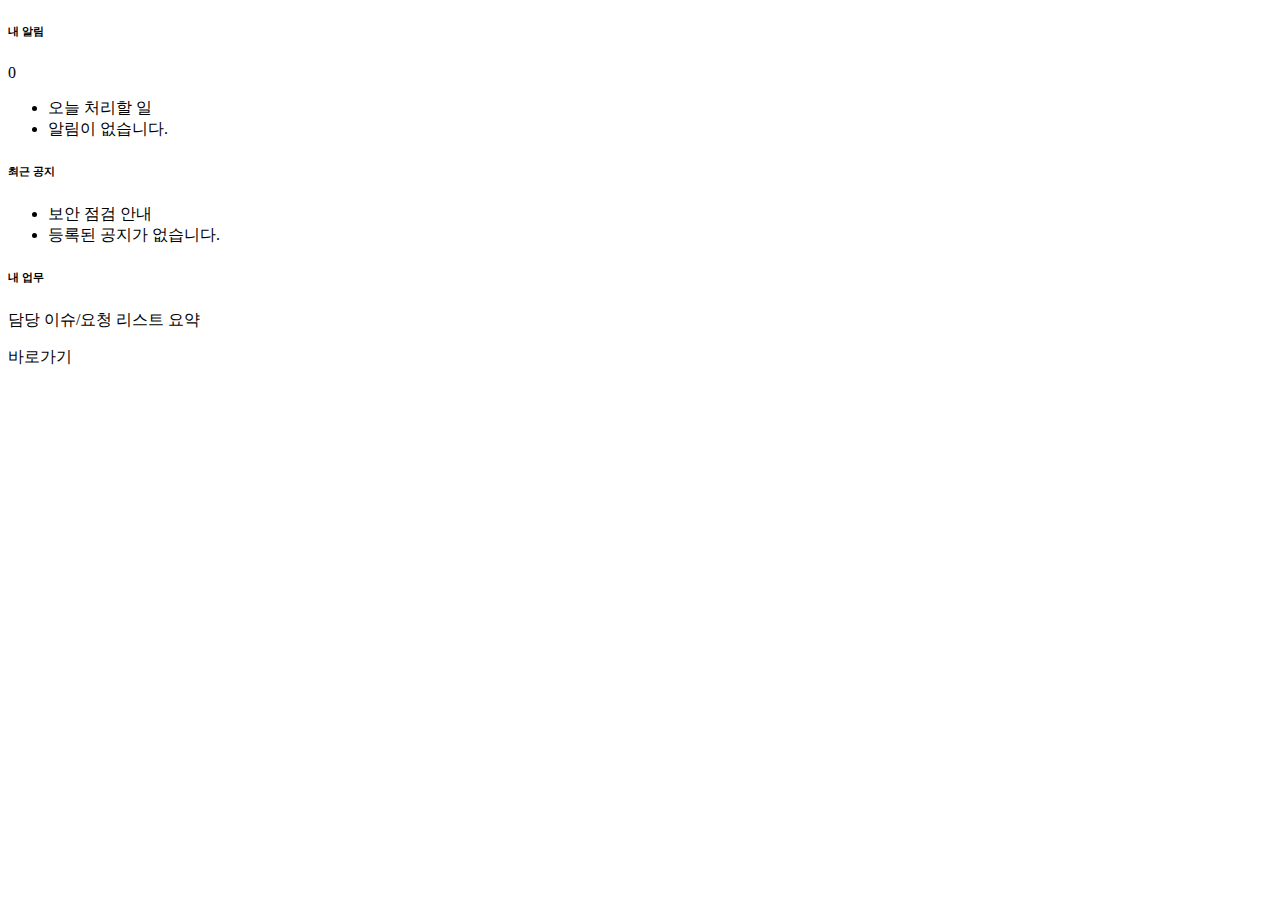
<file: src/main/resources/templates/views/index.html>
<!doctype html>
<html lang="ko"
      xmlns:th="http://www.thymeleaf.org"
      xmlns:layout="http://www.ultraq.net.nz/thymeleaf/layout"
      layout:decorate="~{layout/layout}">

<section layout:fragment="content">

  <!-- row-cols로 반응형 열 수를 명시: md부터 2열, lg부터 3열 -->
  <div class="row row-cols-1 row-cols-md-2 row-cols-lg-3 g-3">

    <!-- 내 알림 -->
    <div class="col">
      <div class="card h-100">
        <div class="card-body">
          <div class="d-flex justify-content-between align-items-center">
            <h6 class="mb-0">내 알림</h6>
            <span class="badge text-bg-primary" th:text="${alarmCount}">0</span>
          </div>
          <ul class="mt-3 mb-0 small list-unstyled">
            <li th:each="a:${alarms}" th:text="${a.title}">오늘 처리할 일</li>
            <li th:if="${#lists.isEmpty(alarms)}" class="text-body-secondary">알림이 없습니다.</li>
          </ul>
        </div>
      </div>
    </div>

    <!-- 최근 공지 -->
    <div class="col">
      <div class="card h-100">
        <div class="card-body">
          <h6 class="mb-2">최근 공지</h6>
          <ul class="small list-unstyled mb-0">
            <li th:each="n:${notices}" th:text="${n.title}">보안 점검 안내</li>
            <li th:if="${#lists.isEmpty(notices)}" class="text-body-secondary">등록된 공지가 없습니다.</li>
          </ul>
        </div>
      </div>
    </div>

    <!-- 내 업무 -->
    <div class="col">
      <div class="card h-100">
        <div class="card-body">
          <h6 class="mb-2">내 업무</h6>
        <p class="small text-body-secondary mb-3">담당 이슈/요청 리스트 요약</p>
        <a th:href="@{/tasks}" class="btn btn-sm btn-outline-primary">바로가기</a>
        </div>
      </div>
    </div>

  </div>
</section>
</html>
</file>
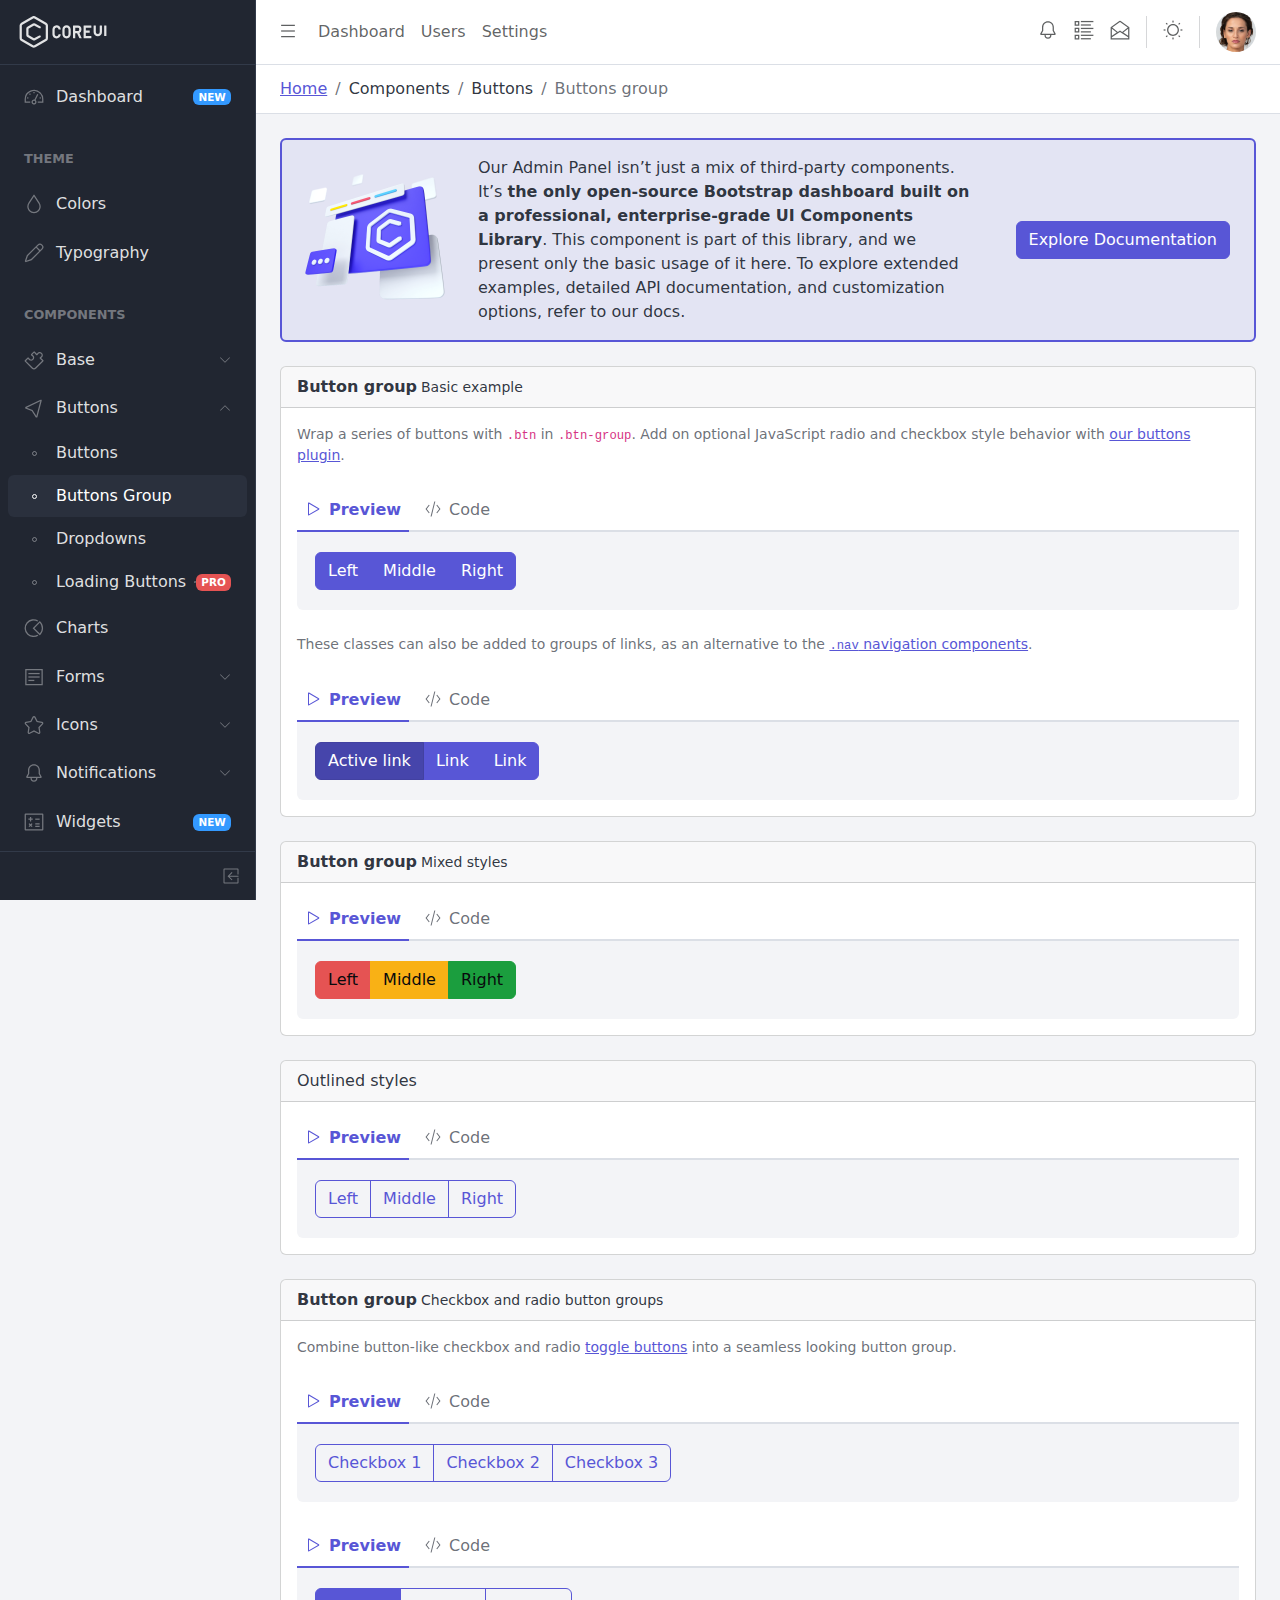
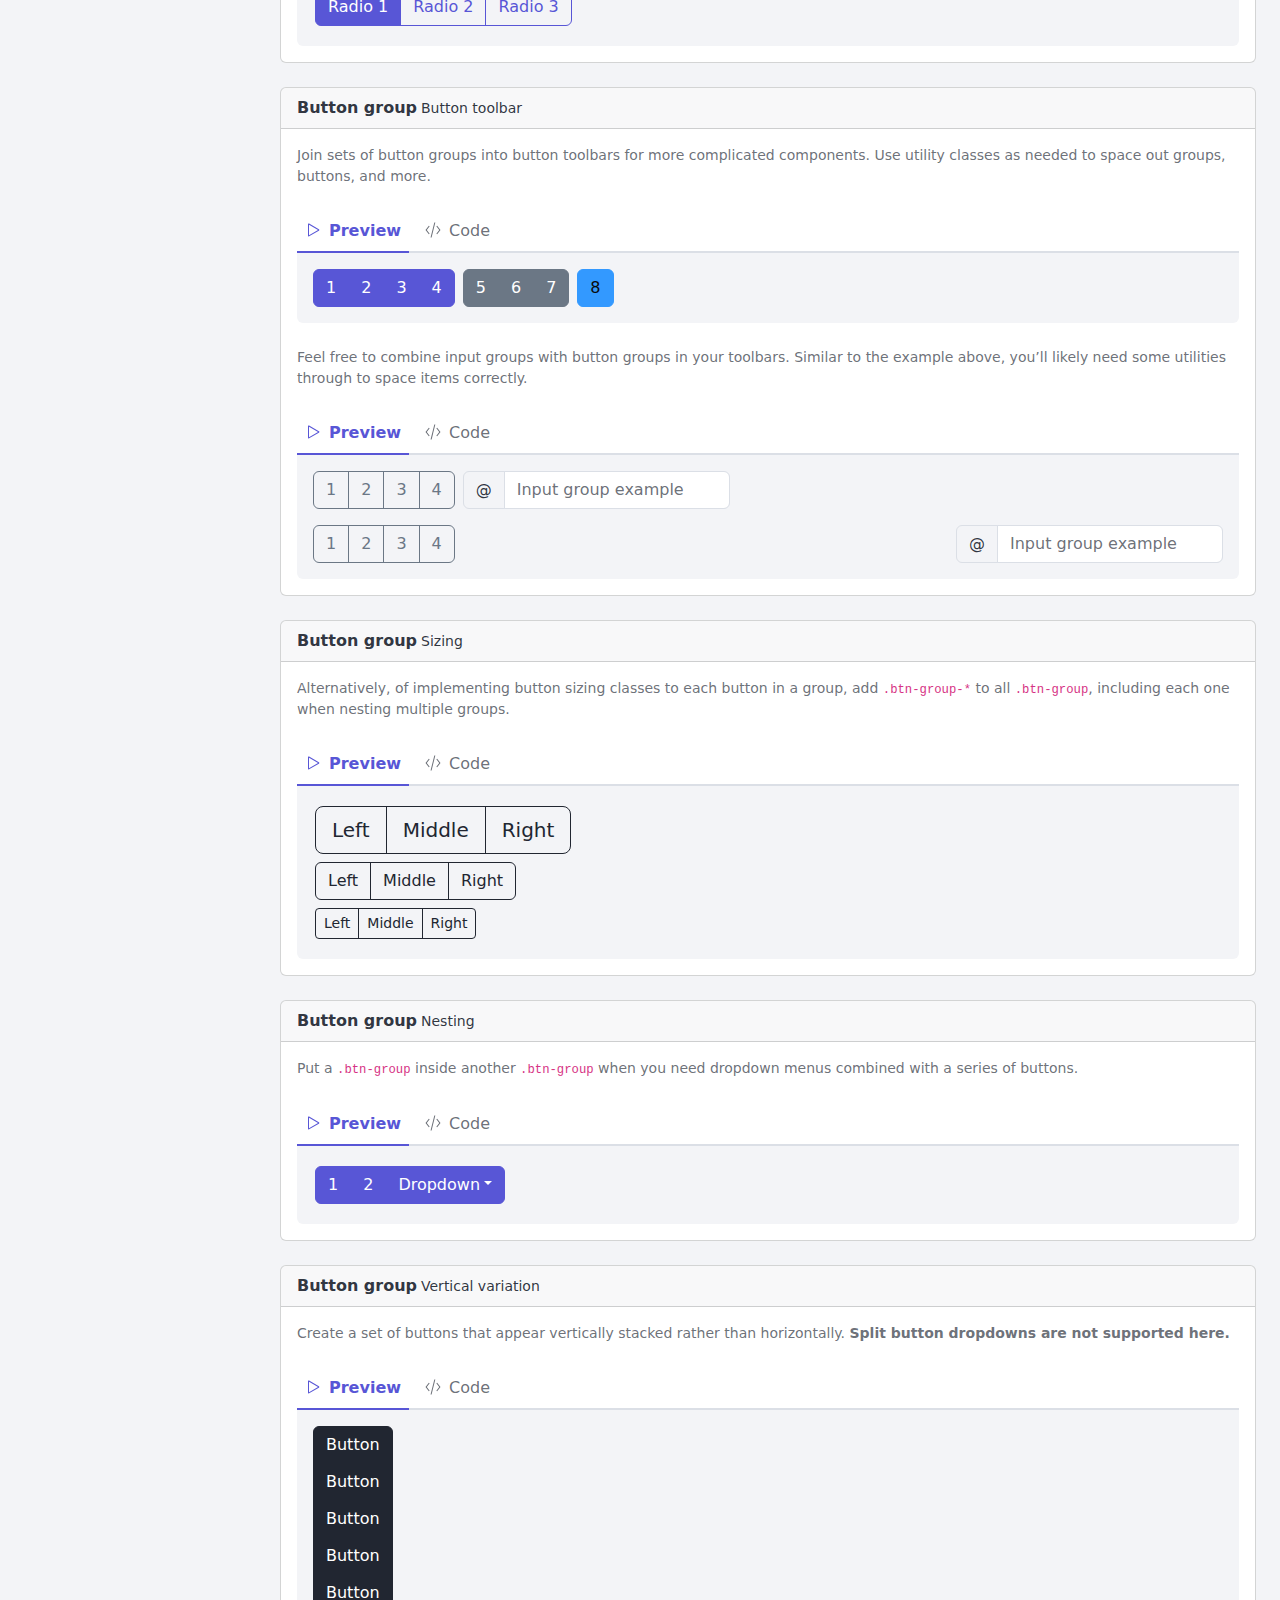
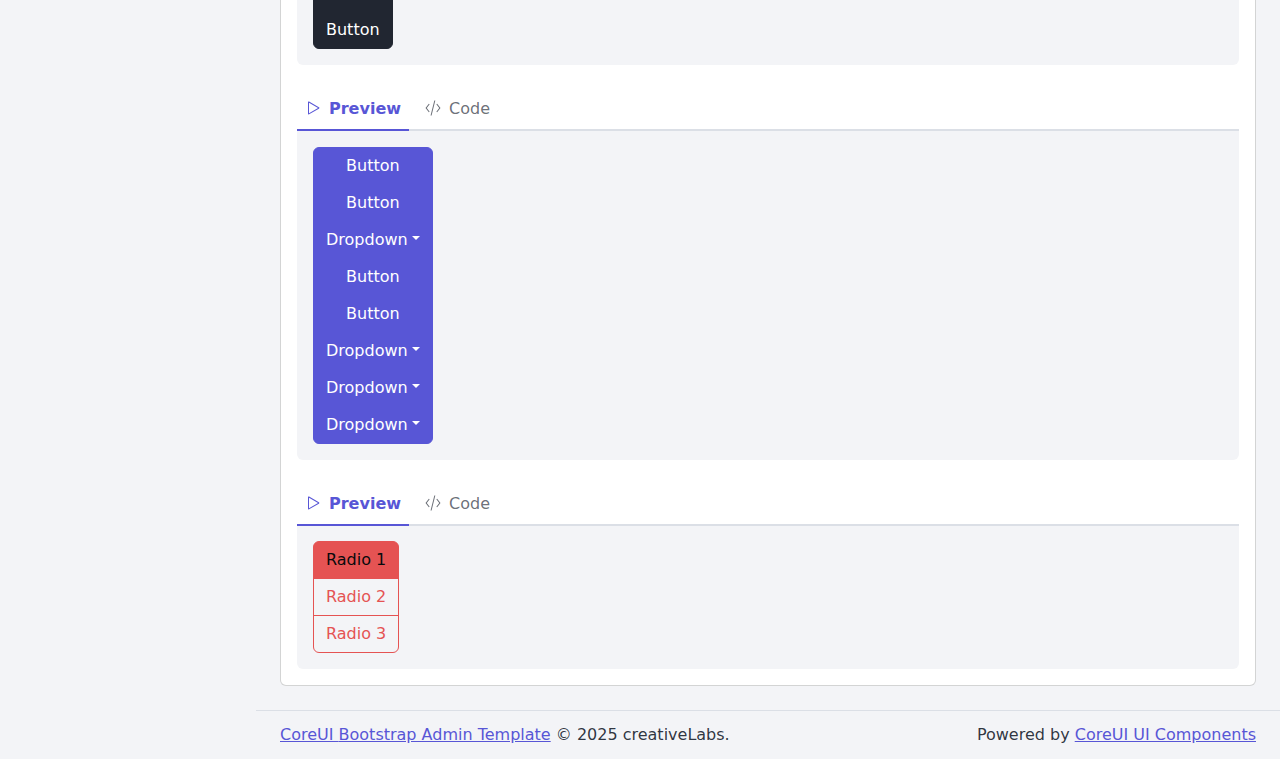
<file: src/main/resources/static/buttons/button-group.html>
<!DOCTYPE html><!--
* CoreUI - Free Bootstrap Admin Template
* @version v5.3.0
* @link https://coreui.io/product/free-bootstrap-admin-template/
* Copyright (c) 2025 creativeLabs Łukasz Holeczek
* Licensed under MIT (https://github.com/coreui/coreui-free-bootstrap-admin-template/blob/main/LICENSE)
-->
<html lang="en">
  <head>
    <base href="./../">
    <meta charset="utf-8">
    <meta http-equiv="X-UA-Compatible" content="IE=edge">
    <meta name="viewport" content="width=device-width, initial-scale=1.0, shrink-to-fit=no">
    <meta name="description" content="CoreUI - Open Source Bootstrap Admin Template">
    <meta name="author" content="Łukasz Holeczek">
    <meta name="keyword" content="Bootstrap,Admin,Template,Open,Source,jQuery,CSS,HTML,RWD,Dashboard">
    <title>CoreUI Free Bootstrap Admin Template</title>
    <link rel="apple-touch-icon" sizes="57x57" href="assets/favicon/apple-icon-57x57.png">
    <link rel="apple-touch-icon" sizes="60x60" href="assets/favicon/apple-icon-60x60.png">
    <link rel="apple-touch-icon" sizes="72x72" href="assets/favicon/apple-icon-72x72.png">
    <link rel="apple-touch-icon" sizes="76x76" href="assets/favicon/apple-icon-76x76.png">
    <link rel="apple-touch-icon" sizes="114x114" href="assets/favicon/apple-icon-114x114.png">
    <link rel="apple-touch-icon" sizes="120x120" href="assets/favicon/apple-icon-120x120.png">
    <link rel="apple-touch-icon" sizes="144x144" href="assets/favicon/apple-icon-144x144.png">
    <link rel="apple-touch-icon" sizes="152x152" href="assets/favicon/apple-icon-152x152.png">
    <link rel="apple-touch-icon" sizes="180x180" href="assets/favicon/apple-icon-180x180.png">
    <link rel="icon" type="image/png" sizes="192x192" href="assets/favicon/android-icon-192x192.png">
    <link rel="icon" type="image/png" sizes="32x32" href="assets/favicon/favicon-32x32.png">
    <link rel="icon" type="image/png" sizes="96x96" href="assets/favicon/favicon-96x96.png">
    <link rel="icon" type="image/png" sizes="16x16" href="assets/favicon/favicon-16x16.png">
    <link rel="manifest" href="assets/favicon/manifest.json">
    <meta name="msapplication-TileColor" content="#ffffff">
    <meta name="msapplication-TileImage" content="assets/favicon/ms-icon-144x144.png">
    <meta name="theme-color" content="#ffffff">
    <!-- Vendors styles-->
    <link rel="stylesheet" href="vendors/simplebar/css/simplebar.css">
    <link rel="stylesheet" href="css/vendors/simplebar.css">
    <!-- Main styles for this application-->
    <link href="css/style.css" rel="stylesheet">
    <!-- We use those styles to show code examples, you should remove them in your application.-->
    <link href="css/examples.css" rel="stylesheet">
    <script src="js/config.js"></script>
    <script src="js/color-modes.js"></script>
    <link rel="canonical" href="https://coreui.io/bootstrap/docs/components/button-group/">
  </head>
  <body>
    <div class="sidebar sidebar-dark sidebar-fixed border-end" id="sidebar">
      <div class="sidebar-header border-bottom">
        <div class="sidebar-brand">
          <svg class="sidebar-brand-full" width="88" height="32" alt="CoreUI Logo">
            <use xlink:href="assets/brand/coreui.svg#full"></use>
          </svg>
          <svg class="sidebar-brand-narrow" width="32" height="32" alt="CoreUI Logo">
            <use xlink:href="assets/brand/coreui.svg#signet"></use>
          </svg>
        </div>
        <button class="btn-close d-lg-none" type="button" data-coreui-theme="dark" aria-label="Close" onclick="coreui.Sidebar.getInstance(document.querySelector(&quot;#sidebar&quot;)).toggle()"></button>
      </div>
      <ul class="sidebar-nav" data-coreui="navigation" data-simplebar="">
        <li class="nav-item"><a class="nav-link" href="index.html">
            <svg class="nav-icon">
              <use xlink:href="vendors/@coreui/icons/svg/free.svg#cil-speedometer"></use>
            </svg> Dashboard<span class="badge badge-sm bg-info ms-auto">NEW</span></a></li>
        <li class="nav-title">Theme</li>
        <li class="nav-item"><a class="nav-link" href="colors.html">
            <svg class="nav-icon">
              <use xlink:href="vendors/@coreui/icons/svg/free.svg#cil-drop"></use>
            </svg> Colors</a></li>
        <li class="nav-item"><a class="nav-link" href="typography.html">
            <svg class="nav-icon">
              <use xlink:href="vendors/@coreui/icons/svg/free.svg#cil-pencil"></use>
            </svg> Typography</a></li>
        <li class="nav-title">Components</li>
        <li class="nav-group"><a class="nav-link nav-group-toggle" href="#">
            <svg class="nav-icon">
              <use xlink:href="vendors/@coreui/icons/svg/free.svg#cil-puzzle"></use>
            </svg> Base</a>
          <ul class="nav-group-items compact">
            <li class="nav-item"><a class="nav-link" href="base/accordion.html"><span class="nav-icon"><span class="nav-icon-bullet"></span></span> Accordion</a></li>
            <li class="nav-item"><a class="nav-link" href="base/breadcrumb.html"><span class="nav-icon"><span class="nav-icon-bullet"></span></span> Breadcrumb</a></li>
            <li class="nav-item"><a class="nav-link" href="https://coreui.io/bootstrap/docs/components/calendar/" target="_blank"><span class="nav-icon"><span class="nav-icon-bullet"></span></span> Calendar
                <svg class="icon icon-sm ms-2">
                  <use xlink:href="vendors/@coreui/icons/svg/free.svg#cil-external-link"></use>
                </svg><span class="badge badge-sm bg-danger ms-auto">PRO</span></a></li>
            <li class="nav-item"><a class="nav-link" href="base/cards.html"><span class="nav-icon"><span class="nav-icon-bullet"></span></span> Cards</a></li>
            <li class="nav-item"><a class="nav-link" href="base/carousel.html"><span class="nav-icon"><span class="nav-icon-bullet"></span></span> Carousel</a></li>
            <li class="nav-item"><a class="nav-link" href="base/collapse.html"><span class="nav-icon"><span class="nav-icon-bullet"></span></span> Collapse</a></li>
            <li class="nav-item"><a class="nav-link" href="base/list-group.html"><span class="nav-icon"><span class="nav-icon-bullet"></span></span> List group</a></li>
            <li class="nav-item"><a class="nav-link" href="base/navs-tabs.html"><span class="nav-icon"><span class="nav-icon-bullet"></span></span> Navs &amp; Tabs</a></li>
            <li class="nav-item"><a class="nav-link" href="base/pagination.html"><span class="nav-icon"><span class="nav-icon-bullet"></span></span> Pagination</a></li>
            <li class="nav-item"><a class="nav-link" href="base/placeholders.html"><span class="nav-icon"><span class="nav-icon-bullet"></span></span> Placeholders</a></li>
            <li class="nav-item"><a class="nav-link" href="base/popovers.html"><span class="nav-icon"><span class="nav-icon-bullet"></span></span> Popovers</a></li>
            <li class="nav-item"><a class="nav-link" href="base/progress.html"><span class="nav-icon"><span class="nav-icon-bullet"></span></span> Progress</a></li>
            <li class="nav-item"><a class="nav-link" href="base/spinners.html"><span class="nav-icon"><span class="nav-icon-bullet"></span></span> Spinners</a></li>
            <li class="nav-item"><a class="nav-link" href="base/tables.html"><span class="nav-icon"><span class="nav-icon-bullet"></span></span> Tables</a></li>
            <li class="nav-item"><a class="nav-link" href="base/tooltips.html"><span class="nav-icon"><span class="nav-icon-bullet"></span></span> Tooltips</a></li>
          </ul>
        </li>
        <li class="nav-group"><a class="nav-link nav-group-toggle" href="#">
            <svg class="nav-icon">
              <use xlink:href="vendors/@coreui/icons/svg/free.svg#cil-cursor"></use>
            </svg> Buttons</a>
          <ul class="nav-group-items compact">
            <li class="nav-item"><a class="nav-link" href="buttons/buttons.html"><span class="nav-icon"><span class="nav-icon-bullet"></span></span> Buttons</a></li>
            <li class="nav-item"><a class="nav-link" href="buttons/button-group.html"><span class="nav-icon"><span class="nav-icon-bullet"></span></span> Buttons Group</a></li>
            <li class="nav-item"><a class="nav-link" href="buttons/dropdowns.html"><span class="nav-icon"><span class="nav-icon-bullet"></span></span> Dropdowns</a></li>
            <li class="nav-item"><a class="nav-link" href="https://coreui.io/bootstrap/docs/components/loading-buttons/" target="_blank"><span class="nav-icon"><span class="nav-icon-bullet"></span></span> Loading Buttons
                <svg class="icon icon-sm ms-2">
                  <use xlink:href="vendors/@coreui/icons/svg/free.svg#cil-external-link"></use>
                </svg><span class="badge badge-sm bg-danger ms-auto">PRO</span></a></li>
          </ul>
        </li>
        <li class="nav-item"><a class="nav-link" href="charts.html">
            <svg class="nav-icon">
              <use xlink:href="vendors/@coreui/icons/svg/free.svg#cil-chart-pie"></use>
            </svg> Charts</a></li>
        <li class="nav-group"><a class="nav-link nav-group-toggle" href="#">
            <svg class="nav-icon">
              <use xlink:href="vendors/@coreui/icons/svg/free.svg#cil-notes"></use>
            </svg> Forms</a>
          <ul class="nav-group-items compact">
            <li class="nav-item"><a class="nav-link" href="https://coreui.io/bootstrap/docs/forms/autocomplete/" target="_blank"><span class="nav-icon"><span class="nav-icon-bullet"></span></span> Autocomplete
                <svg class="icon icon-sm ms-2">
                  <use xlink:href="vendors/@coreui/icons/svg/free.svg#cil-external-link"></use>
                </svg><span class="badge badge-sm bg-danger ms-auto">PRO</span></a></li>
            <li class="nav-item"><a class="nav-link" href="forms/checks-radios.html"><span class="nav-icon"><span class="nav-icon-bullet"></span></span> Checks and radios</a></li>
            <li class="nav-item"><a class="nav-link" href="https://coreui.io/bootstrap/docs/forms/date-picker/" target="_blank"><span class="nav-icon"><span class="nav-icon-bullet"></span></span> Date Picker
                <svg class="icon icon-sm ms-2">
                  <use xlink:href="vendors/@coreui/icons/svg/free.svg#cil-external-link"></use>
                </svg><span class="badge badge-sm bg-danger ms-auto">PRO</span></a></li>
            <li class="nav-item"><a class="nav-link" href="https://coreui.io/bootstrap/docs/forms/date-range-picker/" target="_blank"><span class="nav-icon"><span class="nav-icon-bullet"></span></span> Date Range Picker<span class="badge badge-sm bg-danger ms-auto">PRO</span></a></li>
            <li class="nav-item"><a class="nav-link" href="forms/floating-labels.html"><span class="nav-icon"><span class="nav-icon-bullet"></span></span> Floating labels</a></li>
            <li class="nav-item"><a class="nav-link" href="forms/form-control.html"><span class="nav-icon"><span class="nav-icon-bullet"></span></span> Form Control</a></li>
            <li class="nav-item"><a class="nav-link" href="forms/input-group.html"><span class="nav-icon"><span class="nav-icon-bullet"></span></span> Input group</a></li>
            <li class="nav-item"><a class="nav-link" href="https://coreui.io/bootstrap/docs/forms/multi-select/" target="_blank"><span class="nav-icon"><span class="nav-icon-bullet"></span></span> Multi Select
                <svg class="icon icon-sm ms-2">
                  <use xlink:href="vendors/@coreui/icons/svg/free.svg#cil-external-link"></use>
                </svg><span class="badge badge-sm bg-danger ms-auto">PRO</span></a></li>
            <li class="nav-item"><a class="nav-link" href="forms/range.html"><span class="nav-icon"><span class="nav-icon-bullet"></span></span> Range</a></li>
            <li class="nav-item"><a class="nav-link" href="https://coreui.io/bootstrap/docs/forms/range-slider/" target="_blank"><span class="nav-icon"><span class="nav-icon-bullet"></span></span> Range Slider
                <svg class="icon icon-sm ms-2">
                  <use xlink:href="vendors/@coreui/icons/svg/free.svg#cil-external-link"></use>
                </svg><span class="badge badge-sm bg-danger ms-auto">PRO</span></a></li>
            <li class="nav-item"><a class="nav-link" href="https://coreui.io/bootstrap/docs/forms/rating/" target="_blank"><span class="nav-icon"><span class="nav-icon-bullet"></span></span> Rating
                <svg class="icon icon-sm ms-2">
                  <use xlink:href="vendors/@coreui/icons/svg/free.svg#cil-external-link"></use>
                </svg><span class="badge badge-sm bg-danger ms-auto">PRO</span></a></li>
            <li class="nav-item"><a class="nav-link" href="forms/select.html"><span class="nav-icon"><span class="nav-icon-bullet"></span></span> Select</a></li>
            <li class="nav-item"><a class="nav-link" href="https://coreui.io/bootstrap/docs/forms/time-picker/" target="_blank"><span class="nav-icon"><span class="nav-icon-bullet"></span></span> Time Picker
                <svg class="icon icon-sm ms-2">
                  <use xlink:href="vendors/@coreui/icons/svg/free.svg#cil-external-link"></use>
                </svg><span class="badge badge-sm bg-danger ms-auto">PRO</span></a></li>
            <li class="nav-item"><a class="nav-link" href="forms/layout.html"><span class="nav-icon"><span class="nav-icon-bullet"></span></span> Layout</a></li>
            <li class="nav-item"><a class="nav-link" href="forms/validation.html"><span class="nav-icon"><span class="nav-icon-bullet"></span></span> Validation</a></li>
          </ul>
        </li>
        <li class="nav-group"><a class="nav-link nav-group-toggle" href="#">
            <svg class="nav-icon">
              <use xlink:href="vendors/@coreui/icons/svg/free.svg#cil-star"></use>
            </svg> Icons</a>
          <ul class="nav-group-items compact">
            <li class="nav-item"><a class="nav-link" href="icons/coreui-icons-free.html"><span class="nav-icon"><span class="nav-icon-bullet"></span></span> CoreUI Icons<span class="badge badge-sm bg-success ms-auto">Free</span></a></li>
            <li class="nav-item"><a class="nav-link" href="icons/coreui-icons-brand.html"><span class="nav-icon"><span class="nav-icon-bullet"></span></span> CoreUI Icons - Brand</a></li>
            <li class="nav-item"><a class="nav-link" href="icons/coreui-icons-flag.html"><span class="nav-icon"><span class="nav-icon-bullet"></span></span> CoreUI Icons - Flag</a></li>
          </ul>
        </li>
        <li class="nav-group"><a class="nav-link nav-group-toggle" href="#">
            <svg class="nav-icon">
              <use xlink:href="vendors/@coreui/icons/svg/free.svg#cil-bell"></use>
            </svg> Notifications</a>
          <ul class="nav-group-items compact">
            <li class="nav-item"><a class="nav-link" href="notifications/alerts.html"><span class="nav-icon"><span class="nav-icon-bullet"></span></span> Alerts</a></li>
            <li class="nav-item"><a class="nav-link" href="notifications/badge.html"><span class="nav-icon"><span class="nav-icon-bullet"></span></span> Badge</a></li>
            <li class="nav-item"><a class="nav-link" href="notifications/modals.html"><span class="nav-icon"><span class="nav-icon-bullet"></span></span> Modals</a></li>
            <li class="nav-item"><a class="nav-link" href="notifications/toasts.html"><span class="nav-icon"><span class="nav-icon-bullet"></span></span> Toasts</a></li>
          </ul>
        </li>
        <li class="nav-item"><a class="nav-link" href="widgets.html">
            <svg class="nav-icon">
              <use xlink:href="vendors/@coreui/icons/svg/free.svg#cil-calculator"></use>
            </svg> Widgets<span class="badge badge-sm bg-info ms-auto">NEW</span></a></li>
        <li class="nav-divider"></li>
        <li class="nav-title">Extras</li>
        <li class="nav-group"><a class="nav-link nav-group-toggle" href="#">
            <svg class="nav-icon">
              <use xlink:href="vendors/@coreui/icons/svg/free.svg#cil-star"></use>
            </svg> Pages</a>
          <ul class="nav-group-items compact">
            <li class="nav-item"><a class="nav-link" href="login.html" target="_top">
                <svg class="nav-icon">
                  <use xlink:href="vendors/@coreui/icons/svg/free.svg#cil-account-logout"></use>
                </svg> Login</a></li>
            <li class="nav-item"><a class="nav-link" href="register.html" target="_top">
                <svg class="nav-icon">
                  <use xlink:href="vendors/@coreui/icons/svg/free.svg#cil-account-logout"></use>
                </svg> Register</a></li>
            <li class="nav-item"><a class="nav-link" href="404.html" target="_top">
                <svg class="nav-icon">
                  <use xlink:href="vendors/@coreui/icons/svg/free.svg#cil-bug"></use>
                </svg> Error 404</a></li>
            <li class="nav-item"><a class="nav-link" href="500.html" target="_top">
                <svg class="nav-icon">
                  <use xlink:href="vendors/@coreui/icons/svg/free.svg#cil-bug"></use>
                </svg> Error 500</a></li>
          </ul>
        </li>
        <li class="nav-item mt-auto"><a class="nav-link" href="https://coreui.io/bootstrap/docs/templates/installation/" target="_blank">
            <svg class="nav-icon">
              <use xlink:href="vendors/@coreui/icons/svg/free.svg#cil-description"></use>
            </svg> Docs</a></li>
        <li class="nav-item"><a class="nav-link text-primary fw-semibold" href="https://coreui.io/product/bootstrap-dashboard-template/" target="_top">
            <svg class="nav-icon text-primary">
              <use xlink:href="vendors/@coreui/icons/svg/free.svg#cil-layers"></use>
            </svg> Try CoreUI PRO</a></li>
      </ul>
      <div class="sidebar-footer border-top d-none d-md-flex">
        <button class="sidebar-toggler" type="button" data-coreui-toggle="unfoldable"></button>
      </div>
    </div>
    <div class="wrapper d-flex flex-column min-vh-100">
      <header class="header header-sticky p-0 mb-4">
        <div class="container-fluid border-bottom px-4">
          <button class="header-toggler" type="button" onclick="coreui.Sidebar.getInstance(document.querySelector('#sidebar')).toggle()" style="margin-inline-start: -14px;">
            <svg class="icon icon-lg">
              <use xlink:href="vendors/@coreui/icons/svg/free.svg#cil-menu"></use>
            </svg>
          </button>
          <ul class="header-nav d-none d-lg-flex">
            <li class="nav-item"><a class="nav-link" href="#">Dashboard</a></li>
            <li class="nav-item"><a class="nav-link" href="#">Users</a></li>
            <li class="nav-item"><a class="nav-link" href="#">Settings</a></li>
          </ul>
          <ul class="header-nav ms-auto">
            <li class="nav-item"><a class="nav-link" href="#">
                <svg class="icon icon-lg">
                  <use xlink:href="vendors/@coreui/icons/svg/free.svg#cil-bell"></use>
                </svg></a></li>
            <li class="nav-item"><a class="nav-link" href="#">
                <svg class="icon icon-lg">
                  <use xlink:href="vendors/@coreui/icons/svg/free.svg#cil-list-rich"></use>
                </svg></a></li>
            <li class="nav-item"><a class="nav-link" href="#">
                <svg class="icon icon-lg">
                  <use xlink:href="vendors/@coreui/icons/svg/free.svg#cil-envelope-open"></use>
                </svg></a></li>
          </ul>
          <ul class="header-nav">
            <li class="nav-item py-1">
              <div class="vr h-100 mx-2 text-body text-opacity-75"></div>
            </li>
            <li class="nav-item dropdown">
              <button class="btn btn-link nav-link py-2 px-2 d-flex align-items-center" type="button" aria-expanded="false" data-coreui-toggle="dropdown">
                <svg class="icon icon-lg theme-icon-active">
                  <use xlink:href="vendors/@coreui/icons/svg/free.svg#cil-contrast"></use>
                </svg>
              </button>
              <ul class="dropdown-menu dropdown-menu-end" style="--cui-dropdown-min-width: 8rem;">
                <li>
                  <button class="dropdown-item d-flex align-items-center" type="button" data-coreui-theme-value="light">
                    <svg class="icon icon-lg me-3">
                      <use xlink:href="vendors/@coreui/icons/svg/free.svg#cil-sun"></use>
                    </svg>Light
                  </button>
                </li>
                <li>
                  <button class="dropdown-item d-flex align-items-center" type="button" data-coreui-theme-value="dark">
                    <svg class="icon icon-lg me-3">
                      <use xlink:href="vendors/@coreui/icons/svg/free.svg#cil-moon"></use>
                    </svg>Dark
                  </button>
                </li>
                <li>
                  <button class="dropdown-item d-flex align-items-center active" type="button" data-coreui-theme-value="auto">
                    <svg class="icon icon-lg me-3">
                      <use xlink:href="vendors/@coreui/icons/svg/free.svg#cil-contrast"></use>
                    </svg>Auto
                  </button>
                </li>
              </ul>
            </li>
            <li class="nav-item py-1">
              <div class="vr h-100 mx-2 text-body text-opacity-75"></div>
            </li>
            <li class="nav-item dropdown"><a class="nav-link py-0 pe-0" data-coreui-toggle="dropdown" href="#" role="button" aria-haspopup="true" aria-expanded="false">
                <div class="avatar avatar-md"><img class="avatar-img" src="assets/img/avatars/8.jpg" alt="user@email.com"></div>
              </a>
              <div class="dropdown-menu dropdown-menu-end pt-0">
                <div class="dropdown-header bg-body-tertiary text-body-secondary fw-semibold rounded-top mb-2">Account</div><a class="dropdown-item" href="#">
                  <svg class="icon me-2">
                    <use xlink:href="vendors/@coreui/icons/svg/free.svg#cil-bell"></use>
                  </svg> Updates<span class="badge badge-sm bg-info ms-2">42</span></a><a class="dropdown-item" href="#">
                  <svg class="icon me-2">
                    <use xlink:href="vendors/@coreui/icons/svg/free.svg#cil-envelope-open"></use>
                  </svg> Messages<span class="badge badge-sm bg-success ms-2">42</span></a><a class="dropdown-item" href="#">
                  <svg class="icon me-2">
                    <use xlink:href="vendors/@coreui/icons/svg/free.svg#cil-task"></use>
                  </svg> Tasks<span class="badge badge-sm bg-danger ms-2">42</span></a><a class="dropdown-item" href="#">
                  <svg class="icon me-2">
                    <use xlink:href="vendors/@coreui/icons/svg/free.svg#cil-comment-square"></use>
                  </svg> Comments<span class="badge badge-sm bg-warning ms-2">42</span></a>
                <div class="dropdown-header bg-body-tertiary text-body-secondary fw-semibold my-2">
                  <div class="fw-semibold">Settings</div>
                </div><a class="dropdown-item" href="#">
                  <svg class="icon me-2">
                    <use xlink:href="vendors/@coreui/icons/svg/free.svg#cil-user"></use>
                  </svg> Profile</a><a class="dropdown-item" href="#">
                  <svg class="icon me-2">
                    <use xlink:href="vendors/@coreui/icons/svg/free.svg#cil-settings"></use>
                  </svg> Settings</a><a class="dropdown-item" href="#">
                  <svg class="icon me-2">
                    <use xlink:href="vendors/@coreui/icons/svg/free.svg#cil-credit-card"></use>
                  </svg> Payments<span class="badge badge-sm bg-secondary ms-2">42</span></a><a class="dropdown-item" href="#">
                  <svg class="icon me-2">
                    <use xlink:href="vendors/@coreui/icons/svg/free.svg#cil-file"></use>
                  </svg> Projects<span class="badge badge-sm bg-primary ms-2">42</span></a>
                <div class="dropdown-divider"></div><a class="dropdown-item" href="#">
                  <svg class="icon me-2">
                    <use xlink:href="vendors/@coreui/icons/svg/free.svg#cil-lock-locked"></use>
                  </svg> Lock Account</a><a class="dropdown-item" href="#">
                  <svg class="icon me-2">
                    <use xlink:href="vendors/@coreui/icons/svg/free.svg#cil-account-logout"></use>
                  </svg> Logout</a>
              </div>
            </li>
          </ul>
        </div>
        <div class="container-fluid px-4">
          <nav aria-label="breadcrumb">
            <ol class="breadcrumb my-0">
              <li class="breadcrumb-item"><a href="#">Home</a>
              </li>
              <li class="breadcrumb-item"><span>Components</span>
              </li>
              <li class="breadcrumb-item"><span>Buttons</span>
              </li>
              <li class="breadcrumb-item active"><span>Buttons group</span>
              </li>
            </ol>
          </nav>
        </div>
      </header>
      <div class="body flex-grow-1">
        <div class="container-lg px-4">
          <div class="bg-primary bg-opacity-10 border border-2 border-primary rounded mb-4">
            <div class="row d-flex align-items-center p-3 px-xl-4 flex-xl-nowrap">
              <div class="col-xl-auto col-12 d-none d-xl-block p-0"><img class="img-fluid" src="assets/img/components.webp" width="160px" height="160px" alt="CoreUI PRO hexagon"></div>
              <div class="col-md col-12 px-lg-4">
                Our Admin Panel isn’t just a mix of third-party components. It’s <strong>the only open-source Bootstrap dashboard built on a professional, enterprise-grade UI Components Library</strong>.
                This component is part of this library, and we present only the basic usage of it here. To explore extended examples, detailed API documentation, and customization options, refer to our docs.
              </div>
              <div class="col-md-auto col-12 mt-3 mt-lg-0"><a class="btn btn-primary text-nowrap text-white" href="https://coreui.io/bootstrap/docs/components/button-group/" target="_blank" rel="noopener noreferrer">Explore Documentation</a></div>
            </div>
          </div>
          <div class="row">
            <div class="col-12">
              <div class="card mb-4">
                <div class="card-header"><strong>Button group</strong><span class="small ms-1">Basic example</span></div>
                <div class="card-body">
                  <p class="text-body-secondary small">Wrap a series of buttons with <code>.btn</code> in <code>.btn-group</code>. Add on optional JavaScript radio and checkbox style behavior with <a href="https://coreui.io/bootstrap/docs/components/buttons/#button-plugin">our buttons plugin</a>.</p>
                  <div class="example">
                    <ul class="nav nav-underline-border" role="tablist">
                      <li class="nav-item"><a class="nav-link active" data-coreui-toggle="tab" href="#preview-1000" role="tab">
                          <svg class="icon me-2">
                            <use xlink:href="vendors/@coreui/icons/svg/free.svg#cil-media-play"></use>
                          </svg>Preview</a></li>
                      <li class="nav-item"><a class="nav-link" href="https://coreui.io/bootstrap/docs/components/button-group/#basic-example" target="_blank">
                          <svg class="icon me-2">
                            <use xlink:href="vendors/@coreui/icons/svg/free.svg#cil-code"></use>
                          </svg>Code</a></li>
                    </ul>
                    <div class="tab-content rounded-bottom">
                      <div class="tab-pane p-3 active preview" role="tabpanel" id="preview-1000">
                        <div class="btn-group" role="group" aria-label="Basic example">
                          <button class="btn btn-primary" type="button">Left</button>
                          <button class="btn btn-primary" type="button">Middle</button>
                          <button class="btn btn-primary" type="button">Right</button>
                        </div>
                      </div>
                    </div>
                  </div>
                  <p class="text-body-secondary small">These classes can also be added to groups of links, as an alternative to the <a href="https://coreui.io/bootstrap/docs/components/navs-tabs/"><code>.nav</code> navigation components</a>.</p>
                  <div class="example">
                    <ul class="nav nav-underline-border" role="tablist">
                      <li class="nav-item"><a class="nav-link active" data-coreui-toggle="tab" href="#preview-1001" role="tab">
                          <svg class="icon me-2">
                            <use xlink:href="vendors/@coreui/icons/svg/free.svg#cil-media-play"></use>
                          </svg>Preview</a></li>
                      <li class="nav-item"><a class="nav-link" href="https://coreui.io/bootstrap/docs/components/button-group/#basic-example" target="_blank">
                          <svg class="icon me-2">
                            <use xlink:href="vendors/@coreui/icons/svg/free.svg#cil-code"></use>
                          </svg>Code</a></li>
                    </ul>
                    <div class="tab-content rounded-bottom">
                      <div class="tab-pane p-3 active preview" role="tabpanel" id="preview-1001">
                        <div class="btn-group"><a class="btn btn-primary active" href="#" aria-current="page">Active link</a><a class="btn btn-primary" href="#">Link</a><a class="btn btn-primary" href="#">Link</a></div>
                      </div>
                    </div>
                  </div>
                </div>
              </div>
            </div>
            <div class="col-12">
              <div class="card mb-4">
                <div class="card-header"><strong>Button group</strong><span class="small ms-1">Mixed styles</span></div>
                <div class="card-body">
                  <div class="example">
                    <ul class="nav nav-underline-border" role="tablist">
                      <li class="nav-item"><a class="nav-link active" data-coreui-toggle="tab" href="#preview-1002" role="tab">
                          <svg class="icon me-2">
                            <use xlink:href="vendors/@coreui/icons/svg/free.svg#cil-media-play"></use>
                          </svg>Preview</a></li>
                      <li class="nav-item"><a class="nav-link" href="https://coreui.io/bootstrap/docs/components/button-group/#mixed-styles" target="_blank">
                          <svg class="icon me-2">
                            <use xlink:href="vendors/@coreui/icons/svg/free.svg#cil-code"></use>
                          </svg>Code</a></li>
                    </ul>
                    <div class="tab-content rounded-bottom">
                      <div class="tab-pane p-3 active preview" role="tabpanel" id="preview-1002">
                        <div class="btn-group" role="group" aria-label="Basic mixed styles example">
                          <button class="btn btn-danger" type="button">Left</button>
                          <button class="btn btn-warning" type="button">Middle</button>
                          <button class="btn btn-success" type="button">Right</button>
                        </div>
                      </div>
                    </div>
                  </div>
                </div>
              </div>
            </div>
            <div class="col-12">
              <div class="card mb-4">
                <div class="card-header">Outlined styles</div>
                <div class="card-body">
                  <div class="example">
                    <ul class="nav nav-underline-border" role="tablist">
                      <li class="nav-item"><a class="nav-link active" data-coreui-toggle="tab" href="#preview-1003" role="tab">
                          <svg class="icon me-2">
                            <use xlink:href="vendors/@coreui/icons/svg/free.svg#cil-media-play"></use>
                          </svg>Preview</a></li>
                      <li class="nav-item"><a class="nav-link" href="https://coreui.io/bootstrap/docs/components/button-group/#outlined-styles" target="_blank">
                          <svg class="icon me-2">
                            <use xlink:href="vendors/@coreui/icons/svg/free.svg#cil-code"></use>
                          </svg>Code</a></li>
                    </ul>
                    <div class="tab-content rounded-bottom">
                      <div class="tab-pane p-3 active preview" role="tabpanel" id="preview-1003">
                        <div class="btn-group" role="group" aria-label="Basic outlined example">
                          <button class="btn btn-outline-primary" type="button">Left</button>
                          <button class="btn btn-outline-primary" type="button">Middle</button>
                          <button class="btn btn-outline-primary" type="button">Right</button>
                        </div>
                      </div>
                    </div>
                  </div>
                </div>
              </div>
            </div>
            <div class="col-12">
              <div class="card mb-4">
                <div class="card-header"><strong>Button group</strong><span class="small ms-1">Checkbox and radio button groups</span></div>
                <div class="card-body">
                  <p class="text-body-secondary small">Combine button-like checkbox and radio <a href="https://coreui.io/bootstrap/docs/forms/checks-radios/">toggle buttons</a> into a seamless looking button group.</p>
                  <div class="example">
                    <ul class="nav nav-underline-border" role="tablist">
                      <li class="nav-item"><a class="nav-link active" data-coreui-toggle="tab" href="#preview-1004" role="tab">
                          <svg class="icon me-2">
                            <use xlink:href="vendors/@coreui/icons/svg/free.svg#cil-media-play"></use>
                          </svg>Preview</a></li>
                      <li class="nav-item"><a class="nav-link" href="https://coreui.io/bootstrap/docs/components/button-group/#checkbox-and-radio-button-groups" target="_blank">
                          <svg class="icon me-2">
                            <use xlink:href="vendors/@coreui/icons/svg/free.svg#cil-code"></use>
                          </svg>Code</a></li>
                    </ul>
                    <div class="tab-content rounded-bottom">
                      <div class="tab-pane p-3 active preview" role="tabpanel" id="preview-1004">
                        <div class="btn-group" role="group" aria-label="Basic checkbox toggle button group">
                          <input class="btn-check" id="btncheck1" type="checkbox" autocomplete="off">
                          <label class="btn btn-outline-primary" for="btncheck1">Checkbox 1</label>
                          <input class="btn-check" id="btncheck2" type="checkbox" autocomplete="off">
                          <label class="btn btn-outline-primary" for="btncheck2">Checkbox 2</label>
                          <input class="btn-check" id="btncheck3" type="checkbox" autocomplete="off">
                          <label class="btn btn-outline-primary" for="btncheck3">Checkbox 3</label>
                        </div>
                      </div>
                    </div>
                  </div>
                  <div class="example">
                    <ul class="nav nav-underline-border" role="tablist">
                      <li class="nav-item"><a class="nav-link active" data-coreui-toggle="tab" href="#preview-1005" role="tab">
                          <svg class="icon me-2">
                            <use xlink:href="vendors/@coreui/icons/svg/free.svg#cil-media-play"></use>
                          </svg>Preview</a></li>
                      <li class="nav-item"><a class="nav-link" href="https://coreui.io/bootstrap/docs/components/button-group/#checkbox-and-radio-button-groups" target="_blank">
                          <svg class="icon me-2">
                            <use xlink:href="vendors/@coreui/icons/svg/free.svg#cil-code"></use>
                          </svg>Code</a></li>
                    </ul>
                    <div class="tab-content rounded-bottom">
                      <div class="tab-pane p-3 active preview" role="tabpanel" id="preview-1005">
                        <div class="btn-group" role="group" aria-label="Basic radio toggle button group">
                          <input class="btn-check" id="btnradio1" type="radio" name="btnradio" autocomplete="off" checked="">
                          <label class="btn btn-outline-primary" for="btnradio1">Radio 1</label>
                          <input class="btn-check" id="btnradio2" type="radio" name="btnradio" autocomplete="off">
                          <label class="btn btn-outline-primary" for="btnradio2">Radio 2</label>
                          <input class="btn-check" id="btnradio3" type="radio" name="btnradio" autocomplete="off">
                          <label class="btn btn-outline-primary" for="btnradio3">Radio 3</label>
                        </div>
                      </div>
                    </div>
                  </div>
                </div>
              </div>
            </div>
            <div class="col-12">
              <div class="card mb-4">
                <div class="card-header"><strong>Button group</strong><span class="small ms-1">Button toolbar</span></div>
                <div class="card-body">
                  <p class="text-body-secondary small">Join sets of button groups into button toolbars for more complicated components. Use utility classes as needed to space out groups, buttons, and more.</p>
                  <div class="example">
                    <ul class="nav nav-underline-border" role="tablist">
                      <li class="nav-item"><a class="nav-link active" data-coreui-toggle="tab" href="#preview-1006" role="tab">
                          <svg class="icon me-2">
                            <use xlink:href="vendors/@coreui/icons/svg/free.svg#cil-media-play"></use>
                          </svg>Preview</a></li>
                      <li class="nav-item"><a class="nav-link" href="https://coreui.io/bootstrap/docs/components/button-group/#button-toolbar" target="_blank">
                          <svg class="icon me-2">
                            <use xlink:href="vendors/@coreui/icons/svg/free.svg#cil-code"></use>
                          </svg>Code</a></li>
                    </ul>
                    <div class="tab-content rounded-bottom">
                      <div class="tab-pane p-3 active preview" role="tabpanel" id="preview-1006">
                        <div class="btn-toolbar" role="toolbar" aria-label="Toolbar with button groups">
                          <div class="btn-group me-2" role="group" aria-label="First group">
                            <button class="btn btn-primary" type="button">1</button>
                            <button class="btn btn-primary" type="button">2</button>
                            <button class="btn btn-primary" type="button">3</button>
                            <button class="btn btn-primary" type="button">4</button>
                          </div>
                          <div class="btn-group me-2" role="group" aria-label="Second group">
                            <button class="btn btn-secondary" type="button">5</button>
                            <button class="btn btn-secondary" type="button">6</button>
                            <button class="btn btn-secondary" type="button">7</button>
                          </div>
                          <div class="btn-group" role="group" aria-label="Third group">
                            <button class="btn btn-info" type="button">8</button>
                          </div>
                        </div>
                      </div>
                    </div>
                  </div>
                  <p class="text-body-secondary small">Feel free to combine input groups with button groups in your toolbars. Similar to the example above, you’ll likely need some utilities through to space items correctly.</p>
                  <div class="example">
                    <ul class="nav nav-underline-border" role="tablist">
                      <li class="nav-item"><a class="nav-link active" data-coreui-toggle="tab" href="#preview-1007" role="tab">
                          <svg class="icon me-2">
                            <use xlink:href="vendors/@coreui/icons/svg/free.svg#cil-media-play"></use>
                          </svg>Preview</a></li>
                      <li class="nav-item"><a class="nav-link" href="https://coreui.io/bootstrap/docs/components/button-group/#button-toolbar" target="_blank">
                          <svg class="icon me-2">
                            <use xlink:href="vendors/@coreui/icons/svg/free.svg#cil-code"></use>
                          </svg>Code</a></li>
                    </ul>
                    <div class="tab-content rounded-bottom">
                      <div class="tab-pane p-3 active preview" role="tabpanel" id="preview-1007">
                        <div class="btn-toolbar mb-3" role="toolbar" aria-label="Toolbar with button groups">
                          <div class="btn-group me-2" role="group" aria-label="First group">
                            <button class="btn btn-outline-secondary" type="button">1</button>
                            <button class="btn btn-outline-secondary" type="button">2</button>
                            <button class="btn btn-outline-secondary" type="button">3</button>
                            <button class="btn btn-outline-secondary" type="button">4</button>
                          </div>
                          <div class="input-group">
                            <div class="input-group-text" id="btnGroupAddon">@</div>
                            <input class="form-control" type="text" placeholder="Input group example" aria-label="Input group example" aria-describedby="btnGroupAddon">
                          </div>
                        </div>
                        <div class="btn-toolbar justify-content-between" role="toolbar" aria-label="Toolbar with button groups">
                          <div class="btn-group" role="group" aria-label="First group">
                            <button class="btn btn-outline-secondary" type="button">1</button>
                            <button class="btn btn-outline-secondary" type="button">2</button>
                            <button class="btn btn-outline-secondary" type="button">3</button>
                            <button class="btn btn-outline-secondary" type="button">4</button>
                          </div>
                          <div class="input-group">
                            <div class="input-group-text" id="btnGroupAddon2">@</div>
                            <input class="form-control" type="text" placeholder="Input group example" aria-label="Input group example" aria-describedby="btnGroupAddon2">
                          </div>
                        </div>
                      </div>
                    </div>
                  </div>
                </div>
              </div>
            </div>
            <div class="col-12">
              <div class="card mb-4">
                <div class="card-header"><strong>Button group</strong><span class="small ms-1">Sizing</span></div>
                <div class="card-body">
                  <p class="text-body-secondary small">Alternatively, of implementing button sizing classes to each button in a group, add <code>.btn-group-*</code> to all <code>.btn-group</code>, including each one when nesting multiple groups.</p>
                  <div class="example">
                    <ul class="nav nav-underline-border" role="tablist">
                      <li class="nav-item"><a class="nav-link active" data-coreui-toggle="tab" href="#preview-1008" role="tab">
                          <svg class="icon me-2">
                            <use xlink:href="vendors/@coreui/icons/svg/free.svg#cil-media-play"></use>
                          </svg>Preview</a></li>
                      <li class="nav-item"><a class="nav-link" href="https://coreui.io/bootstrap/docs/components/button-group/#sizing" target="_blank">
                          <svg class="icon me-2">
                            <use xlink:href="vendors/@coreui/icons/svg/free.svg#cil-code"></use>
                          </svg>Code</a></li>
                    </ul>
                    <div class="tab-content rounded-bottom">
                      <div class="tab-pane p-3 active preview" role="tabpanel" id="preview-1008">
                        <div class="btn-group btn-group-lg" role="group" aria-label="Large button group">
                          <button class="btn btn-outline-dark" type="button">Left</button>
                          <button class="btn btn-outline-dark" type="button">Middle</button>
                          <button class="btn btn-outline-dark" type="button">Right</button>
                        </div><br>
                        <div class="btn-group" role="group" aria-label="Default button group">
                          <button class="btn btn-outline-dark" type="button">Left</button>
                          <button class="btn btn-outline-dark" type="button">Middle</button>
                          <button class="btn btn-outline-dark" type="button">Right</button>
                        </div><br>
                        <div class="btn-group btn-group-sm" role="group" aria-label="Small button group">
                          <button class="btn btn-outline-dark" type="button">Left</button>
                          <button class="btn btn-outline-dark" type="button">Middle</button>
                          <button class="btn btn-outline-dark" type="button">Right</button>
                        </div>
                      </div>
                    </div>
                  </div>
                </div>
              </div>
            </div>
            <div class="col-12">
              <div class="card mb-4">
                <div class="card-header"><strong>Button group</strong><span class="small ms-1">Nesting</span><a class="anchorjs-link" aria-label="Anchor" data-anchorjs-icon="#" href="#nesting" style="padding-left: 0.375em;"></a></div>
                <div class="card-body">
                  <p class="text-body-secondary small">Put a <code>.btn-group</code> inside another <code>.btn-group</code> when you need dropdown menus combined with a series of buttons.</p>
                  <div class="example">
                    <ul class="nav nav-underline-border" role="tablist">
                      <li class="nav-item"><a class="nav-link active" data-coreui-toggle="tab" href="#preview-1009" role="tab">
                          <svg class="icon me-2">
                            <use xlink:href="vendors/@coreui/icons/svg/free.svg#cil-media-play"></use>
                          </svg>Preview</a></li>
                      <li class="nav-item"><a class="nav-link" href="https://coreui.io/bootstrap/docs/components/button-group/#nesting" target="_blank">
                          <svg class="icon me-2">
                            <use xlink:href="vendors/@coreui/icons/svg/free.svg#cil-code"></use>
                          </svg>Code</a></li>
                    </ul>
                    <div class="tab-content rounded-bottom">
                      <div class="tab-pane p-3 active preview" role="tabpanel" id="preview-1009">
                        <div class="btn-group" role="group" aria-label="Button group with nested dropdown">
                          <button class="btn btn-primary" type="button">1</button>
                          <button class="btn btn-primary" type="button">2</button>
                          <div class="btn-group" role="group">
                            <button class="btn btn-primary dropdown-toggle" id="btnGroupDrop1" type="button" data-coreui-toggle="dropdown" aria-expanded="false">Dropdown</button>
                            <ul class="dropdown-menu" aria-labelledby="btnGroupDrop1">
                              <li><a class="dropdown-item" href="#">Dropdown link</a></li>
                              <li><a class="dropdown-item" href="#">Dropdown link</a></li>
                            </ul>
                          </div>
                        </div>
                      </div>
                    </div>
                  </div>
                </div>
              </div>
            </div>
            <div class="col-12">
              <div class="card mb-4">
                <div class="card-header"><strong>Button group</strong><span class="small ms-1">Vertical variation</span></div>
                <div class="card-body">
                  <p class="text-body-secondary small">Create a set of buttons that appear vertically stacked rather than horizontally. <strong>Split button dropdowns are not supported here.</strong></p>
                  <div class="example">
                    <ul class="nav nav-underline-border" role="tablist">
                      <li class="nav-item"><a class="nav-link active" data-coreui-toggle="tab" href="#preview-1010" role="tab">
                          <svg class="icon me-2">
                            <use xlink:href="vendors/@coreui/icons/svg/free.svg#cil-media-play"></use>
                          </svg>Preview</a></li>
                      <li class="nav-item"><a class="nav-link" href="https://coreui.io/bootstrap/docs/components/button-group/#vertical-variation" target="_blank">
                          <svg class="icon me-2">
                            <use xlink:href="vendors/@coreui/icons/svg/free.svg#cil-code"></use>
                          </svg>Code</a></li>
                    </ul>
                    <div class="tab-content rounded-bottom">
                      <div class="tab-pane p-3 active preview" role="tabpanel" id="preview-1010">
                        <div class="btn-group-vertical" role="group" aria-label="Vertical button group">
                          <button class="btn btn-dark" type="button">Button</button>
                          <button class="btn btn-dark" type="button">Button</button>
                          <button class="btn btn-dark" type="button">Button</button>
                          <button class="btn btn-dark" type="button">Button</button>
                          <button class="btn btn-dark" type="button">Button</button>
                          <button class="btn btn-dark" type="button">Button</button>
                        </div>
                      </div>
                    </div>
                  </div>
                  <div class="example">
                    <ul class="nav nav-underline-border" role="tablist">
                      <li class="nav-item"><a class="nav-link active" data-coreui-toggle="tab" href="#preview-1011" role="tab">
                          <svg class="icon me-2">
                            <use xlink:href="vendors/@coreui/icons/svg/free.svg#cil-media-play"></use>
                          </svg>Preview</a></li>
                      <li class="nav-item"><a class="nav-link" href="https://coreui.io/bootstrap/docs/components/button-group/#vertical-variation" target="_blank">
                          <svg class="icon me-2">
                            <use xlink:href="vendors/@coreui/icons/svg/free.svg#cil-code"></use>
                          </svg>Code</a></li>
                    </ul>
                    <div class="tab-content rounded-bottom">
                      <div class="tab-pane p-3 active preview" role="tabpanel" id="preview-1011">
                        <div class="btn-group-vertical" role="group" aria-label="Vertical button group">
                          <button class="btn btn-primary" type="button">Button</button>
                          <button class="btn btn-primary" type="button">Button</button>
                          <div class="btn-group" role="group">
                            <button class="btn btn-primary dropdown-toggle" id="btnGroupVerticalDrop1" type="button" data-coreui-toggle="dropdown" aria-expanded="false">Dropdown</button>
                            <ul class="dropdown-menu" aria-labelledby="btnGroupVerticalDrop1">
                              <li><a class="dropdown-item" href="#">Dropdown link</a></li>
                              <li><a class="dropdown-item" href="#">Dropdown link</a></li>
                            </ul>
                          </div>
                          <button class="btn btn-primary" type="button">Button</button>
                          <button class="btn btn-primary" type="button">Button</button>
                          <div class="btn-group" role="group">
                            <button class="btn btn-primary dropdown-toggle" id="btnGroupVerticalDrop2" type="button" data-coreui-toggle="dropdown" aria-expanded="false">Dropdown</button>
                            <ul class="dropdown-menu" aria-labelledby="btnGroupVerticalDrop2">
                              <li><a class="dropdown-item" href="#">Dropdown link</a></li>
                              <li><a class="dropdown-item" href="#">Dropdown link</a></li>
                            </ul>
                          </div>
                          <div class="btn-group" role="group">
                            <button class="btn btn-primary dropdown-toggle" id="btnGroupVerticalDrop3" type="button" data-coreui-toggle="dropdown" aria-expanded="false">Dropdown</button>
                            <ul class="dropdown-menu" aria-labelledby="btnGroupVerticalDrop3">
                              <li><a class="dropdown-item" href="#">Dropdown link</a></li>
                              <li><a class="dropdown-item" href="#">Dropdown link</a></li>
                            </ul>
                          </div>
                          <div class="btn-group" role="group">
                            <button class="btn btn-primary dropdown-toggle" id="btnGroupVerticalDrop4" type="button" data-coreui-toggle="dropdown" aria-expanded="false">Dropdown</button>
                            <ul class="dropdown-menu" aria-labelledby="btnGroupVerticalDrop4">
                              <li><a class="dropdown-item" href="#">Dropdown link</a></li>
                              <li><a class="dropdown-item" href="#">Dropdown link</a></li>
                            </ul>
                          </div>
                        </div>
                      </div>
                    </div>
                  </div>
                  <div class="example">
                    <ul class="nav nav-underline-border" role="tablist">
                      <li class="nav-item"><a class="nav-link active" data-coreui-toggle="tab" href="#preview-1012" role="tab">
                          <svg class="icon me-2">
                            <use xlink:href="vendors/@coreui/icons/svg/free.svg#cil-media-play"></use>
                          </svg>Preview</a></li>
                      <li class="nav-item"><a class="nav-link" href="https://coreui.io/bootstrap/docs/components/button-group/#vertical-variation" target="_blank">
                          <svg class="icon me-2">
                            <use xlink:href="vendors/@coreui/icons/svg/free.svg#cil-code"></use>
                          </svg>Code</a></li>
                    </ul>
                    <div class="tab-content rounded-bottom">
                      <div class="tab-pane p-3 active preview" role="tabpanel" id="preview-1012">
                        <div class="btn-group-vertical" role="group" aria-label="Vertical radio toggle button group">
                          <input class="btn-check" id="vbtn-radio1" type="radio" name="vbtn-radio" autocomplete="off" checked="">
                          <label class="btn btn-outline-danger" for="vbtn-radio1">Radio 1</label>
                          <input class="btn-check" id="vbtn-radio2" type="radio" name="vbtn-radio" autocomplete="off">
                          <label class="btn btn-outline-danger" for="vbtn-radio2">Radio 2</label>
                          <input class="btn-check" id="vbtn-radio3" type="radio" name="vbtn-radio" autocomplete="off">
                          <label class="btn btn-outline-danger" for="vbtn-radio3">Radio 3</label>
                        </div>
                      </div>
                    </div>
                  </div>
                </div>
              </div>
            </div>
          </div>
        </div>
      </div>
      <footer class="footer px-4">
        <div><a href="https://coreui.io">CoreUI </a><a href="https://coreui.io/product/free-bootstrap-admin-template/">Bootstrap Admin Template</a> © 2025 creativeLabs.</div>
        <div class="ms-auto">Powered by&nbsp;<a href="https://coreui.io/bootstrap/docs/">CoreUI UI Components</a></div>
      </footer>
    </div>
    <!-- CoreUI and necessary plugins-->
    <script src="vendors/@coreui/coreui/js/coreui.bundle.min.js"></script>
    <script src="vendors/simplebar/js/simplebar.min.js"></script>
    <script>
      const header = document.querySelector('header.header');

      document.addEventListener('scroll', () => {
        if (header) {
          header.classList.toggle('shadow-sm', document.documentElement.scrollTop > 0);
        }
      });
    </script>
    <script>
    </script>

  </body>
</html>
</file>
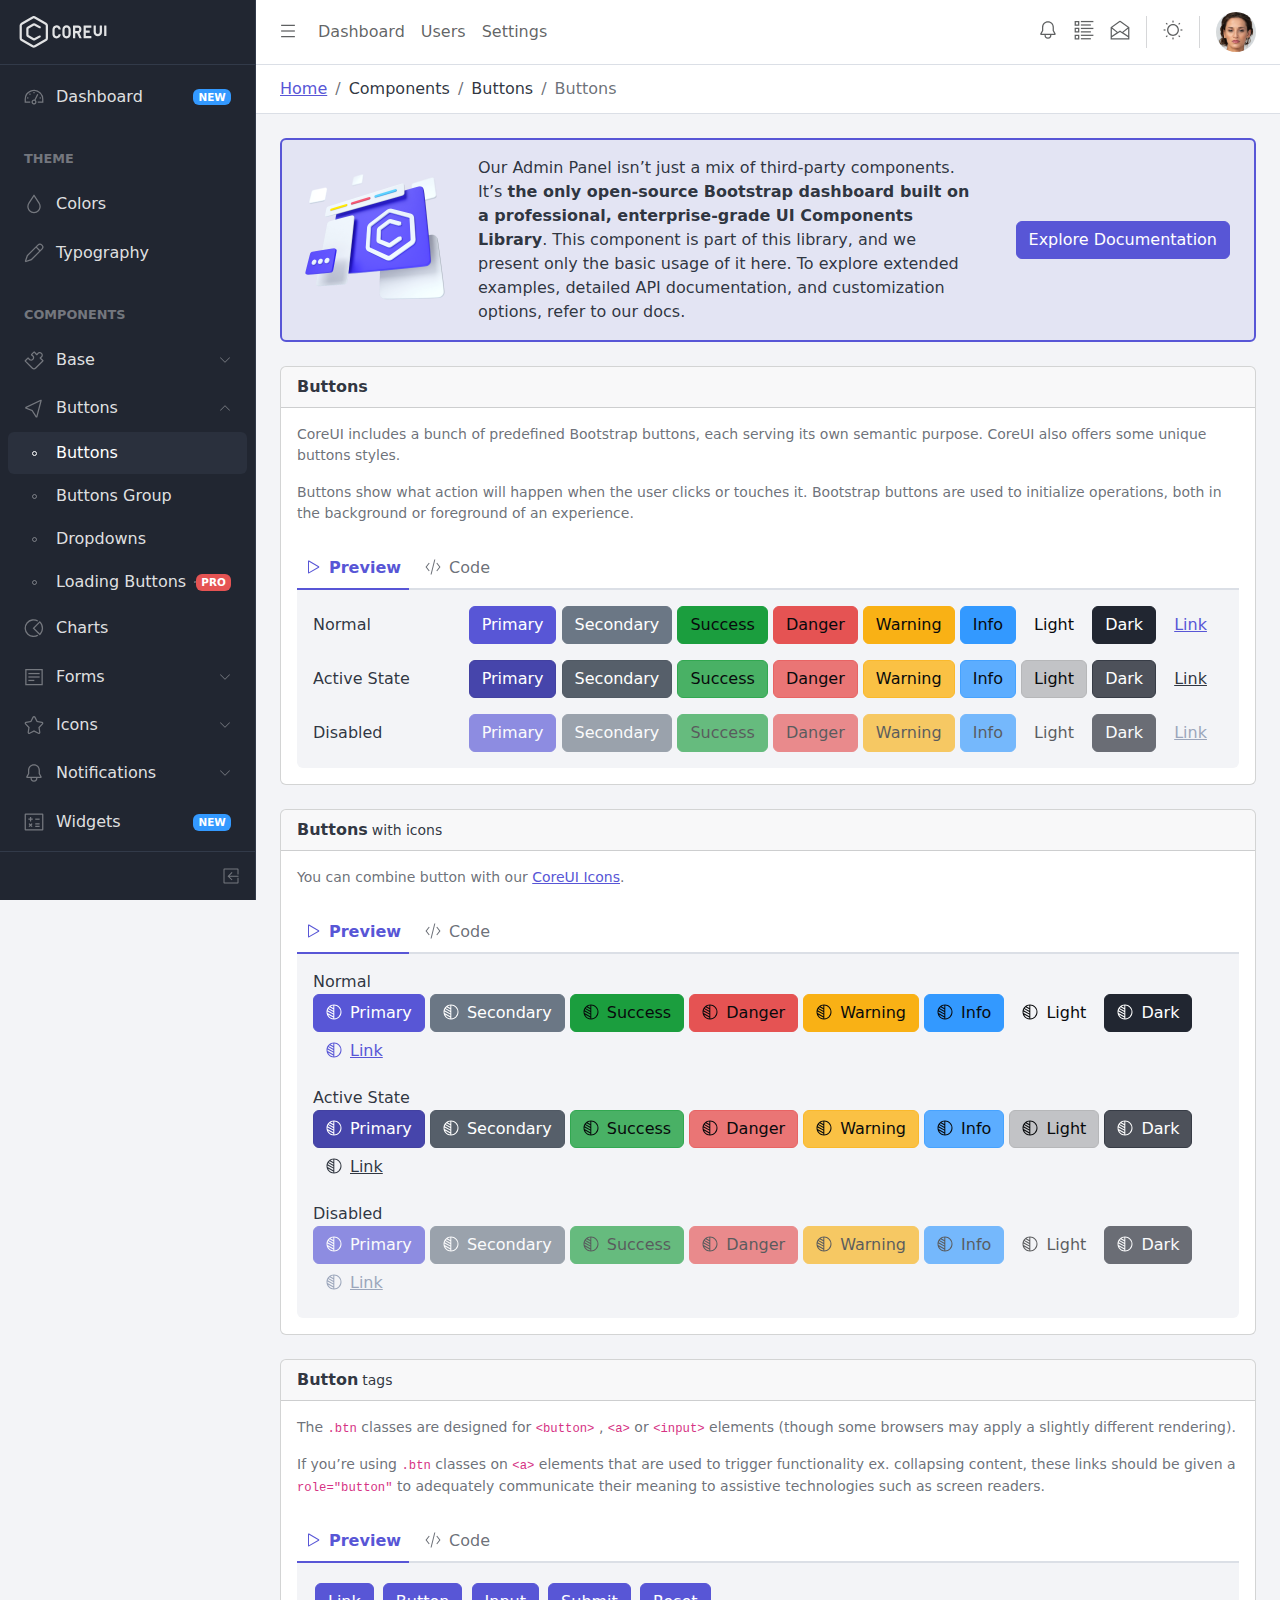
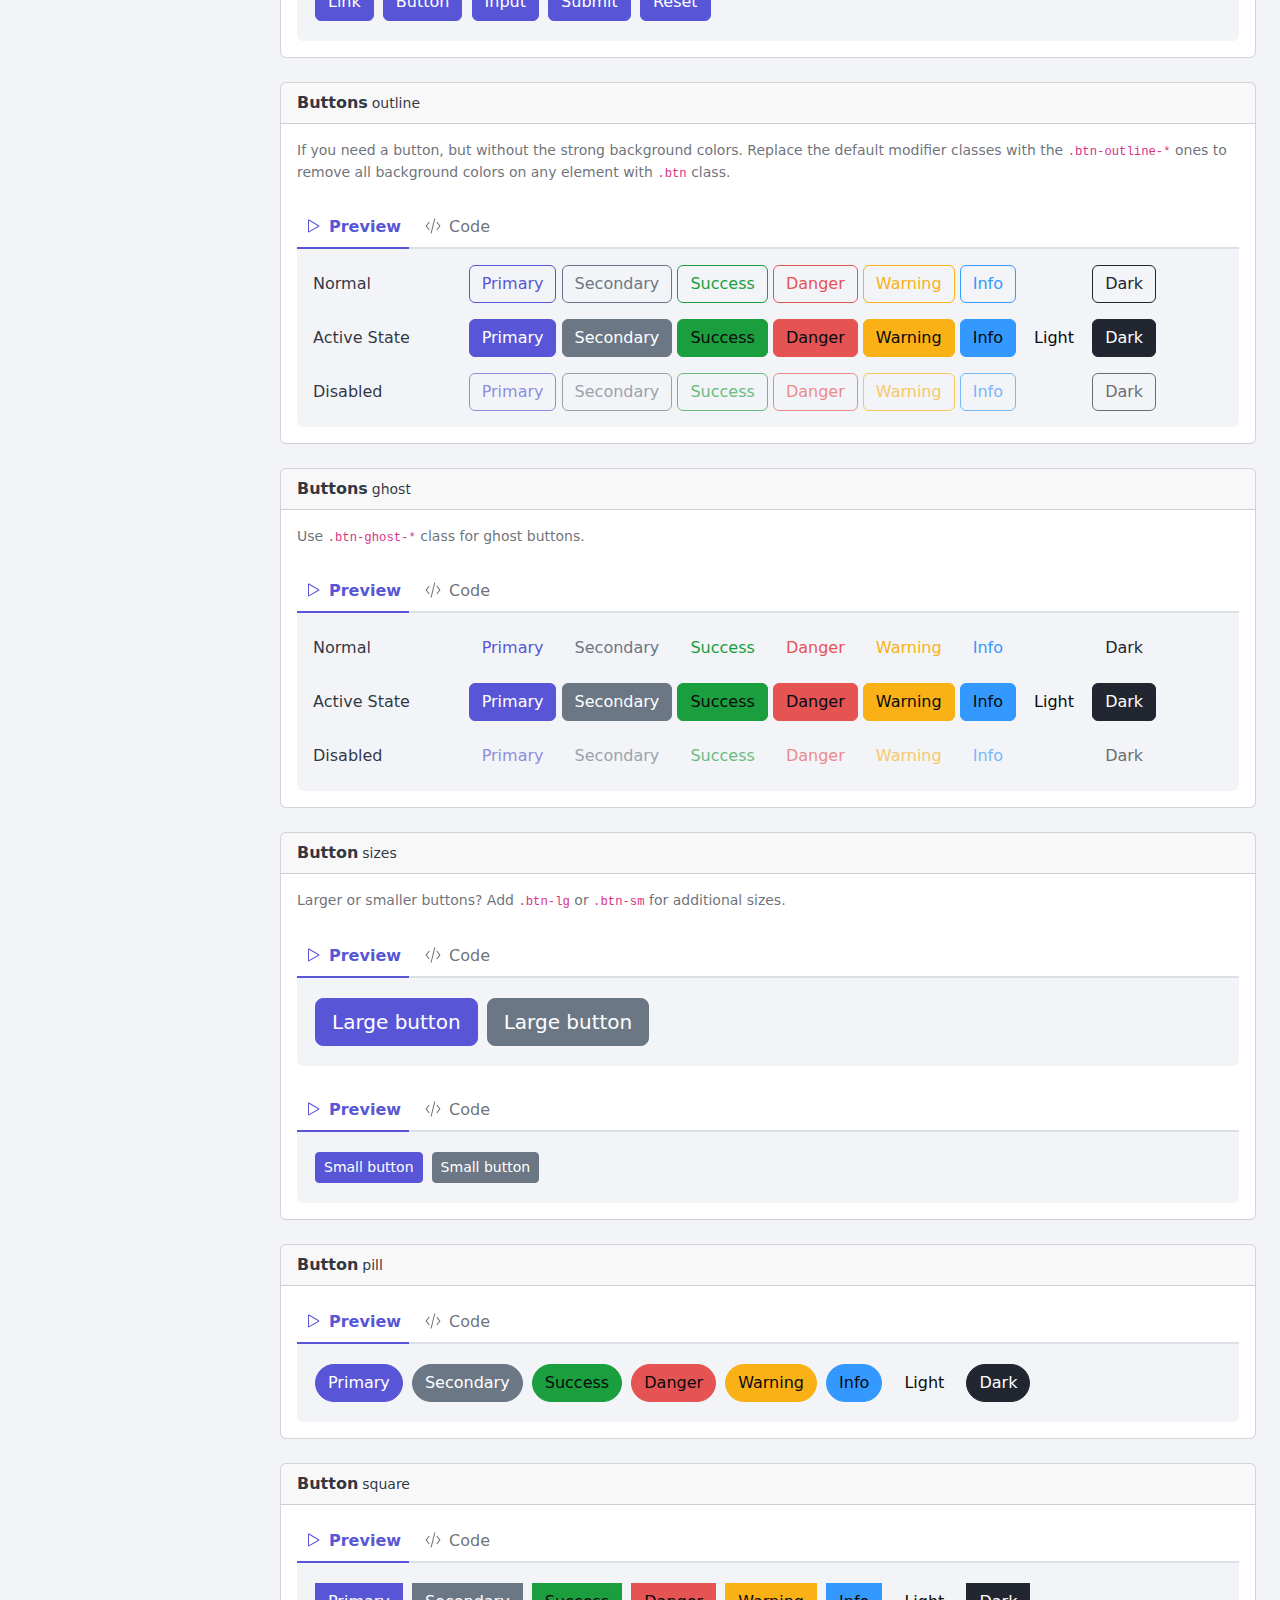
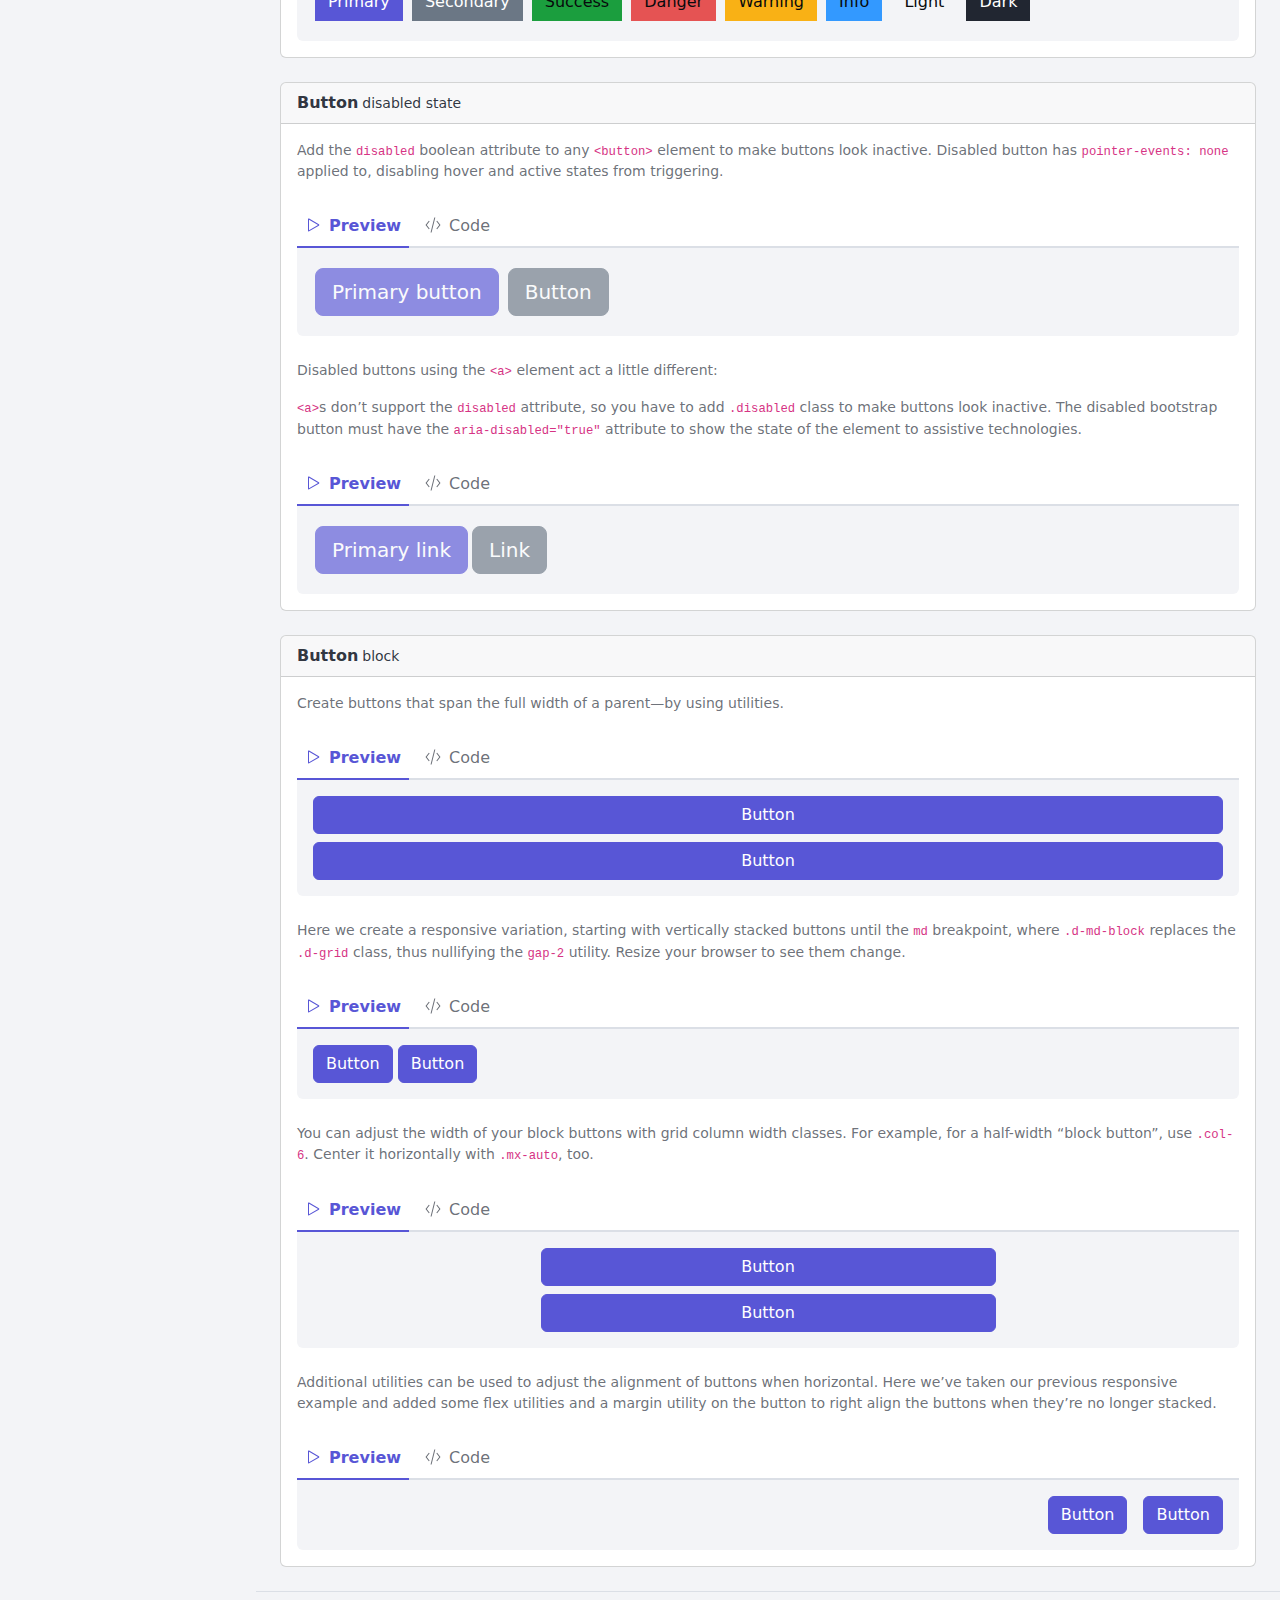
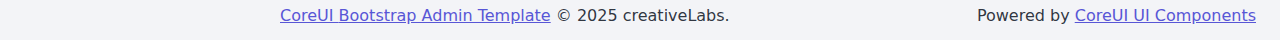
<file: src/main/resources/static/buttons/buttons.html>
<!DOCTYPE html><!--
* CoreUI - Free Bootstrap Admin Template
* @version v5.3.0
* @link https://coreui.io/product/free-bootstrap-admin-template/
* Copyright (c) 2025 creativeLabs Łukasz Holeczek
* Licensed under MIT (https://github.com/coreui/coreui-free-bootstrap-admin-template/blob/main/LICENSE)
-->
<html lang="en">
  <head>
    <base href="./../">
    <meta charset="utf-8">
    <meta http-equiv="X-UA-Compatible" content="IE=edge">
    <meta name="viewport" content="width=device-width, initial-scale=1.0, shrink-to-fit=no">
    <meta name="description" content="CoreUI - Open Source Bootstrap Admin Template">
    <meta name="author" content="Łukasz Holeczek">
    <meta name="keyword" content="Bootstrap,Admin,Template,Open,Source,jQuery,CSS,HTML,RWD,Dashboard">
    <title>CoreUI Free Bootstrap Admin Template</title>
    <link rel="apple-touch-icon" sizes="57x57" href="assets/favicon/apple-icon-57x57.png">
    <link rel="apple-touch-icon" sizes="60x60" href="assets/favicon/apple-icon-60x60.png">
    <link rel="apple-touch-icon" sizes="72x72" href="assets/favicon/apple-icon-72x72.png">
    <link rel="apple-touch-icon" sizes="76x76" href="assets/favicon/apple-icon-76x76.png">
    <link rel="apple-touch-icon" sizes="114x114" href="assets/favicon/apple-icon-114x114.png">
    <link rel="apple-touch-icon" sizes="120x120" href="assets/favicon/apple-icon-120x120.png">
    <link rel="apple-touch-icon" sizes="144x144" href="assets/favicon/apple-icon-144x144.png">
    <link rel="apple-touch-icon" sizes="152x152" href="assets/favicon/apple-icon-152x152.png">
    <link rel="apple-touch-icon" sizes="180x180" href="assets/favicon/apple-icon-180x180.png">
    <link rel="icon" type="image/png" sizes="192x192" href="assets/favicon/android-icon-192x192.png">
    <link rel="icon" type="image/png" sizes="32x32" href="assets/favicon/favicon-32x32.png">
    <link rel="icon" type="image/png" sizes="96x96" href="assets/favicon/favicon-96x96.png">
    <link rel="icon" type="image/png" sizes="16x16" href="assets/favicon/favicon-16x16.png">
    <link rel="manifest" href="assets/favicon/manifest.json">
    <meta name="msapplication-TileColor" content="#ffffff">
    <meta name="msapplication-TileImage" content="assets/favicon/ms-icon-144x144.png">
    <meta name="theme-color" content="#ffffff">
    <!-- Vendors styles-->
    <link rel="stylesheet" href="vendors/simplebar/css/simplebar.css">
    <link rel="stylesheet" href="css/vendors/simplebar.css">
    <!-- Main styles for this application-->
    <link href="css/style.css" rel="stylesheet">
    <!-- We use those styles to show code examples, you should remove them in your application.-->
    <link href="css/examples.css" rel="stylesheet">
    <script src="js/config.js"></script>
    <script src="js/color-modes.js"></script>
    <link rel="canonical" href="https://coreui.io/bootstrap/docs/components/buttons/">
  </head>
  <body>
    <div class="sidebar sidebar-dark sidebar-fixed border-end" id="sidebar">
      <div class="sidebar-header border-bottom">
        <div class="sidebar-brand">
          <svg class="sidebar-brand-full" width="88" height="32" alt="CoreUI Logo">
            <use xlink:href="assets/brand/coreui.svg#full"></use>
          </svg>
          <svg class="sidebar-brand-narrow" width="32" height="32" alt="CoreUI Logo">
            <use xlink:href="assets/brand/coreui.svg#signet"></use>
          </svg>
        </div>
        <button class="btn-close d-lg-none" type="button" data-coreui-theme="dark" aria-label="Close" onclick="coreui.Sidebar.getInstance(document.querySelector(&quot;#sidebar&quot;)).toggle()"></button>
      </div>
      <ul class="sidebar-nav" data-coreui="navigation" data-simplebar="">
        <li class="nav-item"><a class="nav-link" href="index.html">
            <svg class="nav-icon">
              <use xlink:href="vendors/@coreui/icons/svg/free.svg#cil-speedometer"></use>
            </svg> Dashboard<span class="badge badge-sm bg-info ms-auto">NEW</span></a></li>
        <li class="nav-title">Theme</li>
        <li class="nav-item"><a class="nav-link" href="colors.html">
            <svg class="nav-icon">
              <use xlink:href="vendors/@coreui/icons/svg/free.svg#cil-drop"></use>
            </svg> Colors</a></li>
        <li class="nav-item"><a class="nav-link" href="typography.html">
            <svg class="nav-icon">
              <use xlink:href="vendors/@coreui/icons/svg/free.svg#cil-pencil"></use>
            </svg> Typography</a></li>
        <li class="nav-title">Components</li>
        <li class="nav-group"><a class="nav-link nav-group-toggle" href="#">
            <svg class="nav-icon">
              <use xlink:href="vendors/@coreui/icons/svg/free.svg#cil-puzzle"></use>
            </svg> Base</a>
          <ul class="nav-group-items compact">
            <li class="nav-item"><a class="nav-link" href="base/accordion.html"><span class="nav-icon"><span class="nav-icon-bullet"></span></span> Accordion</a></li>
            <li class="nav-item"><a class="nav-link" href="base/breadcrumb.html"><span class="nav-icon"><span class="nav-icon-bullet"></span></span> Breadcrumb</a></li>
            <li class="nav-item"><a class="nav-link" href="https://coreui.io/bootstrap/docs/components/calendar/" target="_blank"><span class="nav-icon"><span class="nav-icon-bullet"></span></span> Calendar
                <svg class="icon icon-sm ms-2">
                  <use xlink:href="vendors/@coreui/icons/svg/free.svg#cil-external-link"></use>
                </svg><span class="badge badge-sm bg-danger ms-auto">PRO</span></a></li>
            <li class="nav-item"><a class="nav-link" href="base/cards.html"><span class="nav-icon"><span class="nav-icon-bullet"></span></span> Cards</a></li>
            <li class="nav-item"><a class="nav-link" href="base/carousel.html"><span class="nav-icon"><span class="nav-icon-bullet"></span></span> Carousel</a></li>
            <li class="nav-item"><a class="nav-link" href="base/collapse.html"><span class="nav-icon"><span class="nav-icon-bullet"></span></span> Collapse</a></li>
            <li class="nav-item"><a class="nav-link" href="base/list-group.html"><span class="nav-icon"><span class="nav-icon-bullet"></span></span> List group</a></li>
            <li class="nav-item"><a class="nav-link" href="base/navs-tabs.html"><span class="nav-icon"><span class="nav-icon-bullet"></span></span> Navs &amp; Tabs</a></li>
            <li class="nav-item"><a class="nav-link" href="base/pagination.html"><span class="nav-icon"><span class="nav-icon-bullet"></span></span> Pagination</a></li>
            <li class="nav-item"><a class="nav-link" href="base/placeholders.html"><span class="nav-icon"><span class="nav-icon-bullet"></span></span> Placeholders</a></li>
            <li class="nav-item"><a class="nav-link" href="base/popovers.html"><span class="nav-icon"><span class="nav-icon-bullet"></span></span> Popovers</a></li>
            <li class="nav-item"><a class="nav-link" href="base/progress.html"><span class="nav-icon"><span class="nav-icon-bullet"></span></span> Progress</a></li>
            <li class="nav-item"><a class="nav-link" href="base/spinners.html"><span class="nav-icon"><span class="nav-icon-bullet"></span></span> Spinners</a></li>
            <li class="nav-item"><a class="nav-link" href="base/tables.html"><span class="nav-icon"><span class="nav-icon-bullet"></span></span> Tables</a></li>
            <li class="nav-item"><a class="nav-link" href="base/tooltips.html"><span class="nav-icon"><span class="nav-icon-bullet"></span></span> Tooltips</a></li>
          </ul>
        </li>
        <li class="nav-group"><a class="nav-link nav-group-toggle" href="#">
            <svg class="nav-icon">
              <use xlink:href="vendors/@coreui/icons/svg/free.svg#cil-cursor"></use>
            </svg> Buttons</a>
          <ul class="nav-group-items compact">
            <li class="nav-item"><a class="nav-link" href="buttons/buttons.html"><span class="nav-icon"><span class="nav-icon-bullet"></span></span> Buttons</a></li>
            <li class="nav-item"><a class="nav-link" href="buttons/button-group.html"><span class="nav-icon"><span class="nav-icon-bullet"></span></span> Buttons Group</a></li>
            <li class="nav-item"><a class="nav-link" href="buttons/dropdowns.html"><span class="nav-icon"><span class="nav-icon-bullet"></span></span> Dropdowns</a></li>
            <li class="nav-item"><a class="nav-link" href="https://coreui.io/bootstrap/docs/components/loading-buttons/" target="_blank"><span class="nav-icon"><span class="nav-icon-bullet"></span></span> Loading Buttons
                <svg class="icon icon-sm ms-2">
                  <use xlink:href="vendors/@coreui/icons/svg/free.svg#cil-external-link"></use>
                </svg><span class="badge badge-sm bg-danger ms-auto">PRO</span></a></li>
          </ul>
        </li>
        <li class="nav-item"><a class="nav-link" href="charts.html">
            <svg class="nav-icon">
              <use xlink:href="vendors/@coreui/icons/svg/free.svg#cil-chart-pie"></use>
            </svg> Charts</a></li>
        <li class="nav-group"><a class="nav-link nav-group-toggle" href="#">
            <svg class="nav-icon">
              <use xlink:href="vendors/@coreui/icons/svg/free.svg#cil-notes"></use>
            </svg> Forms</a>
          <ul class="nav-group-items compact">
            <li class="nav-item"><a class="nav-link" href="https://coreui.io/bootstrap/docs/forms/autocomplete/" target="_blank"><span class="nav-icon"><span class="nav-icon-bullet"></span></span> Autocomplete
                <svg class="icon icon-sm ms-2">
                  <use xlink:href="vendors/@coreui/icons/svg/free.svg#cil-external-link"></use>
                </svg><span class="badge badge-sm bg-danger ms-auto">PRO</span></a></li>
            <li class="nav-item"><a class="nav-link" href="forms/checks-radios.html"><span class="nav-icon"><span class="nav-icon-bullet"></span></span> Checks and radios</a></li>
            <li class="nav-item"><a class="nav-link" href="https://coreui.io/bootstrap/docs/forms/date-picker/" target="_blank"><span class="nav-icon"><span class="nav-icon-bullet"></span></span> Date Picker
                <svg class="icon icon-sm ms-2">
                  <use xlink:href="vendors/@coreui/icons/svg/free.svg#cil-external-link"></use>
                </svg><span class="badge badge-sm bg-danger ms-auto">PRO</span></a></li>
            <li class="nav-item"><a class="nav-link" href="https://coreui.io/bootstrap/docs/forms/date-range-picker/" target="_blank"><span class="nav-icon"><span class="nav-icon-bullet"></span></span> Date Range Picker<span class="badge badge-sm bg-danger ms-auto">PRO</span></a></li>
            <li class="nav-item"><a class="nav-link" href="forms/floating-labels.html"><span class="nav-icon"><span class="nav-icon-bullet"></span></span> Floating labels</a></li>
            <li class="nav-item"><a class="nav-link" href="forms/form-control.html"><span class="nav-icon"><span class="nav-icon-bullet"></span></span> Form Control</a></li>
            <li class="nav-item"><a class="nav-link" href="forms/input-group.html"><span class="nav-icon"><span class="nav-icon-bullet"></span></span> Input group</a></li>
            <li class="nav-item"><a class="nav-link" href="https://coreui.io/bootstrap/docs/forms/multi-select/" target="_blank"><span class="nav-icon"><span class="nav-icon-bullet"></span></span> Multi Select
                <svg class="icon icon-sm ms-2">
                  <use xlink:href="vendors/@coreui/icons/svg/free.svg#cil-external-link"></use>
                </svg><span class="badge badge-sm bg-danger ms-auto">PRO</span></a></li>
            <li class="nav-item"><a class="nav-link" href="forms/range.html"><span class="nav-icon"><span class="nav-icon-bullet"></span></span> Range</a></li>
            <li class="nav-item"><a class="nav-link" href="https://coreui.io/bootstrap/docs/forms/range-slider/" target="_blank"><span class="nav-icon"><span class="nav-icon-bullet"></span></span> Range Slider
                <svg class="icon icon-sm ms-2">
                  <use xlink:href="vendors/@coreui/icons/svg/free.svg#cil-external-link"></use>
                </svg><span class="badge badge-sm bg-danger ms-auto">PRO</span></a></li>
            <li class="nav-item"><a class="nav-link" href="https://coreui.io/bootstrap/docs/forms/rating/" target="_blank"><span class="nav-icon"><span class="nav-icon-bullet"></span></span> Rating
                <svg class="icon icon-sm ms-2">
                  <use xlink:href="vendors/@coreui/icons/svg/free.svg#cil-external-link"></use>
                </svg><span class="badge badge-sm bg-danger ms-auto">PRO</span></a></li>
            <li class="nav-item"><a class="nav-link" href="forms/select.html"><span class="nav-icon"><span class="nav-icon-bullet"></span></span> Select</a></li>
            <li class="nav-item"><a class="nav-link" href="https://coreui.io/bootstrap/docs/forms/time-picker/" target="_blank"><span class="nav-icon"><span class="nav-icon-bullet"></span></span> Time Picker
                <svg class="icon icon-sm ms-2">
                  <use xlink:href="vendors/@coreui/icons/svg/free.svg#cil-external-link"></use>
                </svg><span class="badge badge-sm bg-danger ms-auto">PRO</span></a></li>
            <li class="nav-item"><a class="nav-link" href="forms/layout.html"><span class="nav-icon"><span class="nav-icon-bullet"></span></span> Layout</a></li>
            <li class="nav-item"><a class="nav-link" href="forms/validation.html"><span class="nav-icon"><span class="nav-icon-bullet"></span></span> Validation</a></li>
          </ul>
        </li>
        <li class="nav-group"><a class="nav-link nav-group-toggle" href="#">
            <svg class="nav-icon">
              <use xlink:href="vendors/@coreui/icons/svg/free.svg#cil-star"></use>
            </svg> Icons</a>
          <ul class="nav-group-items compact">
            <li class="nav-item"><a class="nav-link" href="icons/coreui-icons-free.html"><span class="nav-icon"><span class="nav-icon-bullet"></span></span> CoreUI Icons<span class="badge badge-sm bg-success ms-auto">Free</span></a></li>
            <li class="nav-item"><a class="nav-link" href="icons/coreui-icons-brand.html"><span class="nav-icon"><span class="nav-icon-bullet"></span></span> CoreUI Icons - Brand</a></li>
            <li class="nav-item"><a class="nav-link" href="icons/coreui-icons-flag.html"><span class="nav-icon"><span class="nav-icon-bullet"></span></span> CoreUI Icons - Flag</a></li>
          </ul>
        </li>
        <li class="nav-group"><a class="nav-link nav-group-toggle" href="#">
            <svg class="nav-icon">
              <use xlink:href="vendors/@coreui/icons/svg/free.svg#cil-bell"></use>
            </svg> Notifications</a>
          <ul class="nav-group-items compact">
            <li class="nav-item"><a class="nav-link" href="notifications/alerts.html"><span class="nav-icon"><span class="nav-icon-bullet"></span></span> Alerts</a></li>
            <li class="nav-item"><a class="nav-link" href="notifications/badge.html"><span class="nav-icon"><span class="nav-icon-bullet"></span></span> Badge</a></li>
            <li class="nav-item"><a class="nav-link" href="notifications/modals.html"><span class="nav-icon"><span class="nav-icon-bullet"></span></span> Modals</a></li>
            <li class="nav-item"><a class="nav-link" href="notifications/toasts.html"><span class="nav-icon"><span class="nav-icon-bullet"></span></span> Toasts</a></li>
          </ul>
        </li>
        <li class="nav-item"><a class="nav-link" href="widgets.html">
            <svg class="nav-icon">
              <use xlink:href="vendors/@coreui/icons/svg/free.svg#cil-calculator"></use>
            </svg> Widgets<span class="badge badge-sm bg-info ms-auto">NEW</span></a></li>
        <li class="nav-divider"></li>
        <li class="nav-title">Extras</li>
        <li class="nav-group"><a class="nav-link nav-group-toggle" href="#">
            <svg class="nav-icon">
              <use xlink:href="vendors/@coreui/icons/svg/free.svg#cil-star"></use>
            </svg> Pages</a>
          <ul class="nav-group-items compact">
            <li class="nav-item"><a class="nav-link" href="login.html" target="_top">
                <svg class="nav-icon">
                  <use xlink:href="vendors/@coreui/icons/svg/free.svg#cil-account-logout"></use>
                </svg> Login</a></li>
            <li class="nav-item"><a class="nav-link" href="register.html" target="_top">
                <svg class="nav-icon">
                  <use xlink:href="vendors/@coreui/icons/svg/free.svg#cil-account-logout"></use>
                </svg> Register</a></li>
            <li class="nav-item"><a class="nav-link" href="404.html" target="_top">
                <svg class="nav-icon">
                  <use xlink:href="vendors/@coreui/icons/svg/free.svg#cil-bug"></use>
                </svg> Error 404</a></li>
            <li class="nav-item"><a class="nav-link" href="500.html" target="_top">
                <svg class="nav-icon">
                  <use xlink:href="vendors/@coreui/icons/svg/free.svg#cil-bug"></use>
                </svg> Error 500</a></li>
          </ul>
        </li>
        <li class="nav-item mt-auto"><a class="nav-link" href="https://coreui.io/bootstrap/docs/templates/installation/" target="_blank">
            <svg class="nav-icon">
              <use xlink:href="vendors/@coreui/icons/svg/free.svg#cil-description"></use>
            </svg> Docs</a></li>
        <li class="nav-item"><a class="nav-link text-primary fw-semibold" href="https://coreui.io/product/bootstrap-dashboard-template/" target="_top">
            <svg class="nav-icon text-primary">
              <use xlink:href="vendors/@coreui/icons/svg/free.svg#cil-layers"></use>
            </svg> Try CoreUI PRO</a></li>
      </ul>
      <div class="sidebar-footer border-top d-none d-md-flex">
        <button class="sidebar-toggler" type="button" data-coreui-toggle="unfoldable"></button>
      </div>
    </div>
    <div class="wrapper d-flex flex-column min-vh-100">
      <header class="header header-sticky p-0 mb-4">
        <div class="container-fluid border-bottom px-4">
          <button class="header-toggler" type="button" onclick="coreui.Sidebar.getInstance(document.querySelector('#sidebar')).toggle()" style="margin-inline-start: -14px;">
            <svg class="icon icon-lg">
              <use xlink:href="vendors/@coreui/icons/svg/free.svg#cil-menu"></use>
            </svg>
          </button>
          <ul class="header-nav d-none d-lg-flex">
            <li class="nav-item"><a class="nav-link" href="#">Dashboard</a></li>
            <li class="nav-item"><a class="nav-link" href="#">Users</a></li>
            <li class="nav-item"><a class="nav-link" href="#">Settings</a></li>
          </ul>
          <ul class="header-nav ms-auto">
            <li class="nav-item"><a class="nav-link" href="#">
                <svg class="icon icon-lg">
                  <use xlink:href="vendors/@coreui/icons/svg/free.svg#cil-bell"></use>
                </svg></a></li>
            <li class="nav-item"><a class="nav-link" href="#">
                <svg class="icon icon-lg">
                  <use xlink:href="vendors/@coreui/icons/svg/free.svg#cil-list-rich"></use>
                </svg></a></li>
            <li class="nav-item"><a class="nav-link" href="#">
                <svg class="icon icon-lg">
                  <use xlink:href="vendors/@coreui/icons/svg/free.svg#cil-envelope-open"></use>
                </svg></a></li>
          </ul>
          <ul class="header-nav">
            <li class="nav-item py-1">
              <div class="vr h-100 mx-2 text-body text-opacity-75"></div>
            </li>
            <li class="nav-item dropdown">
              <button class="btn btn-link nav-link py-2 px-2 d-flex align-items-center" type="button" aria-expanded="false" data-coreui-toggle="dropdown">
                <svg class="icon icon-lg theme-icon-active">
                  <use xlink:href="vendors/@coreui/icons/svg/free.svg#cil-contrast"></use>
                </svg>
              </button>
              <ul class="dropdown-menu dropdown-menu-end" style="--cui-dropdown-min-width: 8rem;">
                <li>
                  <button class="dropdown-item d-flex align-items-center" type="button" data-coreui-theme-value="light">
                    <svg class="icon icon-lg me-3">
                      <use xlink:href="vendors/@coreui/icons/svg/free.svg#cil-sun"></use>
                    </svg>Light
                  </button>
                </li>
                <li>
                  <button class="dropdown-item d-flex align-items-center" type="button" data-coreui-theme-value="dark">
                    <svg class="icon icon-lg me-3">
                      <use xlink:href="vendors/@coreui/icons/svg/free.svg#cil-moon"></use>
                    </svg>Dark
                  </button>
                </li>
                <li>
                  <button class="dropdown-item d-flex align-items-center active" type="button" data-coreui-theme-value="auto">
                    <svg class="icon icon-lg me-3">
                      <use xlink:href="vendors/@coreui/icons/svg/free.svg#cil-contrast"></use>
                    </svg>Auto
                  </button>
                </li>
              </ul>
            </li>
            <li class="nav-item py-1">
              <div class="vr h-100 mx-2 text-body text-opacity-75"></div>
            </li>
            <li class="nav-item dropdown"><a class="nav-link py-0 pe-0" data-coreui-toggle="dropdown" href="#" role="button" aria-haspopup="true" aria-expanded="false">
                <div class="avatar avatar-md"><img class="avatar-img" src="assets/img/avatars/8.jpg" alt="user@email.com"></div>
              </a>
              <div class="dropdown-menu dropdown-menu-end pt-0">
                <div class="dropdown-header bg-body-tertiary text-body-secondary fw-semibold rounded-top mb-2">Account</div><a class="dropdown-item" href="#">
                  <svg class="icon me-2">
                    <use xlink:href="vendors/@coreui/icons/svg/free.svg#cil-bell"></use>
                  </svg> Updates<span class="badge badge-sm bg-info ms-2">42</span></a><a class="dropdown-item" href="#">
                  <svg class="icon me-2">
                    <use xlink:href="vendors/@coreui/icons/svg/free.svg#cil-envelope-open"></use>
                  </svg> Messages<span class="badge badge-sm bg-success ms-2">42</span></a><a class="dropdown-item" href="#">
                  <svg class="icon me-2">
                    <use xlink:href="vendors/@coreui/icons/svg/free.svg#cil-task"></use>
                  </svg> Tasks<span class="badge badge-sm bg-danger ms-2">42</span></a><a class="dropdown-item" href="#">
                  <svg class="icon me-2">
                    <use xlink:href="vendors/@coreui/icons/svg/free.svg#cil-comment-square"></use>
                  </svg> Comments<span class="badge badge-sm bg-warning ms-2">42</span></a>
                <div class="dropdown-header bg-body-tertiary text-body-secondary fw-semibold my-2">
                  <div class="fw-semibold">Settings</div>
                </div><a class="dropdown-item" href="#">
                  <svg class="icon me-2">
                    <use xlink:href="vendors/@coreui/icons/svg/free.svg#cil-user"></use>
                  </svg> Profile</a><a class="dropdown-item" href="#">
                  <svg class="icon me-2">
                    <use xlink:href="vendors/@coreui/icons/svg/free.svg#cil-settings"></use>
                  </svg> Settings</a><a class="dropdown-item" href="#">
                  <svg class="icon me-2">
                    <use xlink:href="vendors/@coreui/icons/svg/free.svg#cil-credit-card"></use>
                  </svg> Payments<span class="badge badge-sm bg-secondary ms-2">42</span></a><a class="dropdown-item" href="#">
                  <svg class="icon me-2">
                    <use xlink:href="vendors/@coreui/icons/svg/free.svg#cil-file"></use>
                  </svg> Projects<span class="badge badge-sm bg-primary ms-2">42</span></a>
                <div class="dropdown-divider"></div><a class="dropdown-item" href="#">
                  <svg class="icon me-2">
                    <use xlink:href="vendors/@coreui/icons/svg/free.svg#cil-lock-locked"></use>
                  </svg> Lock Account</a><a class="dropdown-item" href="#">
                  <svg class="icon me-2">
                    <use xlink:href="vendors/@coreui/icons/svg/free.svg#cil-account-logout"></use>
                  </svg> Logout</a>
              </div>
            </li>
          </ul>
        </div>
        <div class="container-fluid px-4">
          <nav aria-label="breadcrumb">
            <ol class="breadcrumb my-0">
              <li class="breadcrumb-item"><a href="#">Home</a>
              </li>
              <li class="breadcrumb-item"><span>Components</span>
              </li>
              <li class="breadcrumb-item"><span>Buttons</span>
              </li>
              <li class="breadcrumb-item active"><span>Buttons</span>
              </li>
            </ol>
          </nav>
        </div>
      </header>
      <div class="body flex-grow-1">
        <div class="container-lg px-4">
          <div class="bg-primary bg-opacity-10 border border-2 border-primary rounded mb-4">
            <div class="row d-flex align-items-center p-3 px-xl-4 flex-xl-nowrap">
              <div class="col-xl-auto col-12 d-none d-xl-block p-0"><img class="img-fluid" src="assets/img/components.webp" width="160px" height="160px" alt="CoreUI PRO hexagon"></div>
              <div class="col-md col-12 px-lg-4">
                Our Admin Panel isn’t just a mix of third-party components. It’s <strong>the only open-source Bootstrap dashboard built on a professional, enterprise-grade UI Components Library</strong>.
                This component is part of this library, and we present only the basic usage of it here. To explore extended examples, detailed API documentation, and customization options, refer to our docs.
              </div>
              <div class="col-md-auto col-12 mt-3 mt-lg-0"><a class="btn btn-primary text-nowrap text-white" href="https://coreui.io/bootstrap/docs/components/buttons/" target="_blank" rel="noopener noreferrer">Explore Documentation</a></div>
            </div>
          </div>
          <div class="card mb-4">
            <div class="card-header"><strong>Buttons</strong></div>
            <div class="card-body">
              <p class="text-body-secondary small">CoreUI includes a bunch of predefined Bootstrap buttons, each serving its own semantic purpose. CoreUI also offers some unique buttons styles.</p>
              <p class="text-body-secondary small">Buttons show what action will happen when the user clicks or touches it. Bootstrap buttons are used to initialize operations, both in the background or foreground of an experience.</p>
              <div class="example">
                <ul class="nav nav-underline-border" role="tablist">
                  <li class="nav-item"><a class="nav-link active" data-coreui-toggle="tab" href="#preview-1000" role="tab">
                      <svg class="icon me-2">
                        <use xlink:href="vendors/@coreui/icons/svg/free.svg#cil-media-play"></use>
                      </svg>Preview</a></li>
                  <li class="nav-item"><a class="nav-link" href="https://coreui.io/bootstrap/docs/components/buttons/#examples" target="_blank">
                      <svg class="icon me-2">
                        <use xlink:href="vendors/@coreui/icons/svg/free.svg#cil-code"></use>
                      </svg>Code</a></li>
                </ul>
                <div class="tab-content rounded-bottom">
                  <div class="tab-pane p-3 active preview" role="tabpanel" id="preview-1000">
                    <div class="row align-items-center">
                      <div class="col-12 col-xl-2 mb-3 mb-xl-0">Normal</div>
                      <div class="col-auto">
                        <button class="btn btn-primary" type="button">Primary</button>
                        <button class="btn btn-secondary" type="button">Secondary</button>
                        <button class="btn btn-success" type="button">Success</button>
                        <button class="btn btn-danger" type="button">Danger</button>
                        <button class="btn btn-warning" type="button">Warning</button>
                        <button class="btn btn-info" type="button">Info</button>
                        <button class="btn btn-light" type="button">Light</button>
                        <button class="btn btn-dark" type="button">Dark</button>
                        <button class="btn btn-link" type="button">Link</button>
                      </div>
                    </div>
                    <div class="row align-items-center mt-3">
                      <div class="col-12 col-xl-2 mb-3 mb-xl-0">Active State</div>
                      <div class="col-auto">
                        <button class="btn btn-primary active" type="button" aria-pressed="true">Primary</button>
                        <button class="btn btn-secondary active" type="button" aria-pressed="true">Secondary</button>
                        <button class="btn btn-success active" type="button" aria-pressed="true">Success</button>
                        <button class="btn btn-danger active" type="button" aria-pressed="true">Danger</button>
                        <button class="btn btn-warning active" type="button" aria-pressed="true">Warning</button>
                        <button class="btn btn-info active" type="button" aria-pressed="true">Info</button>
                        <button class="btn btn-light active" type="button" aria-pressed="true">Light</button>
                        <button class="btn btn-dark active" type="button" aria-pressed="true">Dark</button>
                        <button class="btn btn-link active" type="button" aria-pressed="true">Link</button>
                      </div>
                    </div>
                    <div class="row align-items-center mt-3">
                      <div class="col-12 col-xl-2 mb-3 mb-xl-0">Disabled</div>
                      <div class="col-auto">
                        <button class="btn btn-primary active" type="button" disabled="">Primary</button>
                        <button class="btn btn-secondary active" type="button" disabled="">Secondary</button>
                        <button class="btn btn-success active" type="button" disabled="">Success</button>
                        <button class="btn btn-danger active" type="button" disabled="">Danger</button>
                        <button class="btn btn-warning active" type="button" disabled="">Warning</button>
                        <button class="btn btn-info active" type="button" disabled="">Info</button>
                        <button class="btn btn-light active" type="button" disabled="">Light</button>
                        <button class="btn btn-dark active" type="button" disabled="">Dark</button>
                        <button class="btn btn-link active" type="button" disabled="">Link</button>
                      </div>
                    </div>
                  </div>
                </div>
              </div>
            </div>
          </div>
          <div class="card mb-4">
            <div class="card-header"><strong>Buttons</strong><span class="small ms-1">with icons</span></div>
            <div class="card-body">
              <p class="text-body-secondary small">You can combine button with our <a href="https://coreui.io/icons/">CoreUI Icons</a>.</p>
              <div class="example">
                <ul class="nav nav-underline-border" role="tablist">
                  <li class="nav-item"><a class="nav-link active" data-coreui-toggle="tab" href="#preview-1001" role="tab">
                      <svg class="icon me-2">
                        <use xlink:href="vendors/@coreui/icons/svg/free.svg#cil-media-play"></use>
                      </svg>Preview</a></li>
                  <li class="nav-item"><a class="nav-link" href="https://coreui.io/bootstrap/docs/components/buttons/#with-icons" target="_blank">
                      <svg class="icon me-2">
                        <use xlink:href="vendors/@coreui/icons/svg/free.svg#cil-code"></use>
                      </svg>Code</a></li>
                </ul>
                <div class="tab-content rounded-bottom">
                  <div class="tab-pane p-3 active preview" role="tabpanel" id="preview-1001">
                    <div class="row align-items-center">
                      <div class="col-12 col-xl-2 mb-3 mb-xl-0">Normal</div>
                      <div class="col-auto">
                        <button class="btn btn-primary" type="button">
                          <svg class="icon me-2">
                            <use xlink:href="vendors/@coreui/icons/svg/free.svg#cil-contrast"></use>
                          </svg>Primary
                        </button>
                        <button class="btn btn-secondary" type="button">
                          <svg class="icon me-2">
                            <use xlink:href="vendors/@coreui/icons/svg/free.svg#cil-contrast"></use>
                          </svg>Secondary
                        </button>
                        <button class="btn btn-success" type="button">
                          <svg class="icon me-2">
                            <use xlink:href="vendors/@coreui/icons/svg/free.svg#cil-contrast"></use>
                          </svg>Success
                        </button>
                        <button class="btn btn-danger" type="button">
                          <svg class="icon me-2">
                            <use xlink:href="vendors/@coreui/icons/svg/free.svg#cil-contrast"></use>
                          </svg>Danger
                        </button>
                        <button class="btn btn-warning" type="button">
                          <svg class="icon me-2">
                            <use xlink:href="vendors/@coreui/icons/svg/free.svg#cil-contrast"></use>
                          </svg>Warning
                        </button>
                        <button class="btn btn-info" type="button">
                          <svg class="icon me-2">
                            <use xlink:href="vendors/@coreui/icons/svg/free.svg#cil-contrast"></use>
                          </svg>Info
                        </button>
                        <button class="btn btn-light" type="button">
                          <svg class="icon me-2">
                            <use xlink:href="vendors/@coreui/icons/svg/free.svg#cil-contrast"></use>
                          </svg>Light
                        </button>
                        <button class="btn btn-dark" type="button">
                          <svg class="icon me-2">
                            <use xlink:href="vendors/@coreui/icons/svg/free.svg#cil-contrast"></use>
                          </svg>Dark
                        </button>
                        <button class="btn btn-link" type="button">
                          <svg class="icon me-2">
                            <use xlink:href="vendors/@coreui/icons/svg/free.svg#cil-contrast"></use>
                          </svg>Link
                        </button>
                      </div>
                    </div>
                    <div class="row align-items-center mt-3">
                      <div class="col-12 col-xl-2 mb-3 mb-xl-0">Active State</div>
                      <div class="col-auto">
                        <button class="btn btn-primary active" type="button" aria-pressed="true">
                          <svg class="icon me-2">
                            <use xlink:href="vendors/@coreui/icons/svg/free.svg#cil-contrast"></use>
                          </svg>Primary
                        </button>
                        <button class="btn btn-secondary active" type="button" aria-pressed="true">
                          <svg class="icon me-2">
                            <use xlink:href="vendors/@coreui/icons/svg/free.svg#cil-contrast"></use>
                          </svg>Secondary
                        </button>
                        <button class="btn btn-success active" type="button" aria-pressed="true">
                          <svg class="icon me-2">
                            <use xlink:href="vendors/@coreui/icons/svg/free.svg#cil-contrast"></use>
                          </svg>Success
                        </button>
                        <button class="btn btn-danger active" type="button" aria-pressed="true">
                          <svg class="icon me-2">
                            <use xlink:href="vendors/@coreui/icons/svg/free.svg#cil-contrast"></use>
                          </svg>Danger
                        </button>
                        <button class="btn btn-warning active" type="button" aria-pressed="true">
                          <svg class="icon me-2">
                            <use xlink:href="vendors/@coreui/icons/svg/free.svg#cil-contrast"></use>
                          </svg>Warning
                        </button>
                        <button class="btn btn-info active" type="button" aria-pressed="true">
                          <svg class="icon me-2">
                            <use xlink:href="vendors/@coreui/icons/svg/free.svg#cil-contrast"></use>
                          </svg>Info
                        </button>
                        <button class="btn btn-light active" type="button" aria-pressed="true">
                          <svg class="icon me-2">
                            <use xlink:href="vendors/@coreui/icons/svg/free.svg#cil-contrast"></use>
                          </svg>Light
                        </button>
                        <button class="btn btn-dark active" type="button" aria-pressed="true">
                          <svg class="icon me-2">
                            <use xlink:href="vendors/@coreui/icons/svg/free.svg#cil-contrast"></use>
                          </svg>Dark
                        </button>
                        <button class="btn btn-link active" type="button" aria-pressed="true">
                          <svg class="icon me-2">
                            <use xlink:href="vendors/@coreui/icons/svg/free.svg#cil-contrast"></use>
                          </svg>Link
                        </button>
                      </div>
                    </div>
                    <div class="row align-items-center mt-3">
                      <div class="col-12 col-xl-2 mb-3 mb-xl-0">Disabled</div>
                      <div class="col-auto">
                        <button class="btn btn-primary active" type="button" disabled="">
                          <svg class="icon me-2">
                            <use xlink:href="vendors/@coreui/icons/svg/free.svg#cil-contrast"></use>
                          </svg>Primary
                        </button>
                        <button class="btn btn-secondary active" type="button" disabled="">
                          <svg class="icon me-2">
                            <use xlink:href="vendors/@coreui/icons/svg/free.svg#cil-contrast"></use>
                          </svg>Secondary
                        </button>
                        <button class="btn btn-success active" type="button" disabled="">
                          <svg class="icon me-2">
                            <use xlink:href="vendors/@coreui/icons/svg/free.svg#cil-contrast"></use>
                          </svg>Success
                        </button>
                        <button class="btn btn-danger active" type="button" disabled="">
                          <svg class="icon me-2">
                            <use xlink:href="vendors/@coreui/icons/svg/free.svg#cil-contrast"></use>
                          </svg>Danger
                        </button>
                        <button class="btn btn-warning active" type="button" disabled="">
                          <svg class="icon me-2">
                            <use xlink:href="vendors/@coreui/icons/svg/free.svg#cil-contrast"></use>
                          </svg>Warning
                        </button>
                        <button class="btn btn-info active" type="button" disabled="">
                          <svg class="icon me-2">
                            <use xlink:href="vendors/@coreui/icons/svg/free.svg#cil-contrast"></use>
                          </svg>Info
                        </button>
                        <button class="btn btn-light active" type="button" disabled="">
                          <svg class="icon me-2">
                            <use xlink:href="vendors/@coreui/icons/svg/free.svg#cil-contrast"></use>
                          </svg>Light
                        </button>
                        <button class="btn btn-dark active" type="button" disabled="">
                          <svg class="icon me-2">
                            <use xlink:href="vendors/@coreui/icons/svg/free.svg#cil-contrast"></use>
                          </svg>Dark
                        </button>
                        <button class="btn btn-link active" type="button" disabled="">
                          <svg class="icon me-2">
                            <use xlink:href="vendors/@coreui/icons/svg/free.svg#cil-contrast"></use>
                          </svg>Link
                        </button>
                      </div>
                    </div>
                  </div>
                </div>
              </div>
            </div>
          </div>
          <div class="card mb-4">
            <div class="card-header"><strong>Button</strong><span class="small ms-1">tags</span></div>
            <div class="card-body">
              <p class="text-body-secondary small">The <code>.btn</code> classes are designed for <code> &lt;button&gt;</code> , <code> &lt;a&gt;</code> or <code> &lt;input&gt;</code> elements (though some browsers may apply a slightly different rendering).</p>
              <p class="text-body-secondary small">If you’re using <code>.btn</code> classes on <code> &lt;a&gt;</code> elements that are used to trigger functionality ex. collapsing content, these links should be given a <code>role="button"</code> to adequately communicate their meaning to assistive technologies such as screen readers.</p>
              <div class="example">
                <ul class="nav nav-underline-border" role="tablist">
                  <li class="nav-item"><a class="nav-link active" data-coreui-toggle="tab" href="#preview-1002" role="tab">
                      <svg class="icon me-2">
                        <use xlink:href="vendors/@coreui/icons/svg/free.svg#cil-media-play"></use>
                      </svg>Preview</a></li>
                  <li class="nav-item"><a class="nav-link" href="https://coreui.io/bootstrap/docs/components/buttons/#button-tags" target="_blank">
                      <svg class="icon me-2">
                        <use xlink:href="vendors/@coreui/icons/svg/free.svg#cil-code"></use>
                      </svg>Code</a></li>
                </ul>
                <div class="tab-content rounded-bottom">
                  <div class="tab-pane p-3 active preview" role="tabpanel" id="preview-1002"><a class="btn btn-primary" href="#" role="button">Link</a>
                    <button class="btn btn-primary" type="submit">Button</button>
                    <input class="btn btn-primary" type="button" value="Input">
                    <input class="btn btn-primary" type="submit" value="Submit">
                    <input class="btn btn-primary" type="reset" value="Reset">
                  </div>
                </div>
              </div>
            </div>
          </div>
          <div class="card mb-4">
            <div class="card-header"><strong>Buttons</strong><span class="small ms-1">outline</span></div>
            <div class="card-body">
              <p class="text-body-secondary small">If you need a button, but without the strong background colors. Replace the default modifier classes with the <code>.btn-outline-*</code> ones to remove all background colors on any element with <code>.btn</code> class.</p>
              <div class="example">
                <ul class="nav nav-underline-border" role="tablist">
                  <li class="nav-item"><a class="nav-link active" data-coreui-toggle="tab" href="#preview-1003" role="tab">
                      <svg class="icon me-2">
                        <use xlink:href="vendors/@coreui/icons/svg/free.svg#cil-media-play"></use>
                      </svg>Preview</a></li>
                  <li class="nav-item"><a class="nav-link" href="https://coreui.io/bootstrap/docs/components/buttons/#outline-buttons" target="_blank">
                      <svg class="icon me-2">
                        <use xlink:href="vendors/@coreui/icons/svg/free.svg#cil-code"></use>
                      </svg>Code</a></li>
                </ul>
                <div class="tab-content rounded-bottom">
                  <div class="tab-pane p-3 active preview" role="tabpanel" id="preview-1003">
                    <div class="row align-items-center">
                      <div class="col-12 col-xl-2 mb-3 mb-xl-0">Normal</div>
                      <div class="col-auto">
                        <button class="btn btn-outline-primary" type="button">Primary</button>
                        <button class="btn btn-outline-secondary" type="button">Secondary</button>
                        <button class="btn btn-outline-success" type="button">Success</button>
                        <button class="btn btn-outline-danger" type="button">Danger</button>
                        <button class="btn btn-outline-warning" type="button">Warning</button>
                        <button class="btn btn-outline-info" type="button">Info</button>
                        <button class="btn btn-outline-light" type="button">Light</button>
                        <button class="btn btn-outline-dark" type="button">Dark</button>
                      </div>
                    </div>
                    <div class="row align-items-center mt-3">
                      <div class="col-12 col-xl-2 mb-3 mb-xl-0">Active State</div>
                      <div class="col-auto">
                        <button class="btn btn-outline-primary active" type="button" aria-pressed="true">Primary</button>
                        <button class="btn btn-outline-secondary active" type="button" aria-pressed="true">Secondary</button>
                        <button class="btn btn-outline-success active" type="button" aria-pressed="true">Success</button>
                        <button class="btn btn-outline-danger active" type="button" aria-pressed="true">Danger</button>
                        <button class="btn btn-outline-warning active" type="button" aria-pressed="true">Warning</button>
                        <button class="btn btn-outline-info active" type="button" aria-pressed="true">Info</button>
                        <button class="btn btn-outline-light active" type="button" aria-pressed="true">Light</button>
                        <button class="btn btn-outline-dark active" type="button" aria-pressed="true">Dark</button>
                      </div>
                    </div>
                    <div class="row align-items-center mt-3">
                      <div class="col-12 col-xl-2 mb-3 mb-xl-0">Disabled</div>
                      <div class="col-auto">
                        <button class="btn btn-outline-primary active" type="button" disabled="">Primary</button>
                        <button class="btn btn-outline-secondary active" type="button" disabled="">Secondary</button>
                        <button class="btn btn-outline-success active" type="button" disabled="">Success</button>
                        <button class="btn btn-outline-danger active" type="button" disabled="">Danger</button>
                        <button class="btn btn-outline-warning active" type="button" disabled="">Warning</button>
                        <button class="btn btn-outline-info active" type="button" disabled="">Info</button>
                        <button class="btn btn-outline-light active" type="button" disabled="">Light</button>
                        <button class="btn btn-outline-dark active" type="button" disabled="">Dark</button>
                      </div>
                    </div>
                  </div>
                </div>
              </div>
            </div>
          </div>
          <div class="card mb-4">
            <div class="card-header"><strong>Buttons</strong><span class="small ms-1">ghost</span></div>
            <div class="card-body">
              <p class="text-body-secondary small">Use <code>.btn-ghost-*</code> class for ghost buttons.</p>
              <div class="example">
                <ul class="nav nav-underline-border" role="tablist">
                  <li class="nav-item"><a class="nav-link active" data-coreui-toggle="tab" href="#preview-1004" role="tab">
                      <svg class="icon me-2">
                        <use xlink:href="vendors/@coreui/icons/svg/free.svg#cil-media-play"></use>
                      </svg>Preview</a></li>
                  <li class="nav-item"><a class="nav-link" href="https://coreui.io/bootstrap/docs/components/buttons/#ghost-buttons" target="_blank">
                      <svg class="icon me-2">
                        <use xlink:href="vendors/@coreui/icons/svg/free.svg#cil-code"></use>
                      </svg>Code</a></li>
                </ul>
                <div class="tab-content rounded-bottom">
                  <div class="tab-pane p-3 active preview" role="tabpanel" id="preview-1004">
                    <div class="row align-items-center">
                      <div class="col-12 col-xl-2 mb-3 mb-xl-0">Normal</div>
                      <div class="col-auto">
                        <button class="btn btn-ghost-primary" type="button">Primary</button>
                        <button class="btn btn-ghost-secondary" type="button">Secondary</button>
                        <button class="btn btn-ghost-success" type="button">Success</button>
                        <button class="btn btn-ghost-danger" type="button">Danger</button>
                        <button class="btn btn-ghost-warning" type="button">Warning</button>
                        <button class="btn btn-ghost-info" type="button">Info</button>
                        <button class="btn btn-ghost-light" type="button">Light</button>
                        <button class="btn btn-ghost-dark" type="button">Dark</button>
                      </div>
                    </div>
                    <div class="row align-items-center mt-3">
                      <div class="col-12 col-xl-2 mb-3 mb-xl-0">Active State</div>
                      <div class="col-auto">
                        <button class="btn btn-ghost-primary active" type="button" aria-pressed="true">Primary</button>
                        <button class="btn btn-ghost-secondary active" type="button" aria-pressed="true">Secondary</button>
                        <button class="btn btn-ghost-success active" type="button" aria-pressed="true">Success</button>
                        <button class="btn btn-ghost-danger active" type="button" aria-pressed="true">Danger</button>
                        <button class="btn btn-ghost-warning active" type="button" aria-pressed="true">Warning</button>
                        <button class="btn btn-ghost-info active" type="button" aria-pressed="true">Info</button>
                        <button class="btn btn-ghost-light active" type="button" aria-pressed="true">Light</button>
                        <button class="btn btn-ghost-dark active" type="button" aria-pressed="true">Dark</button>
                      </div>
                    </div>
                    <div class="row align-items-center mt-3">
                      <div class="col-12 col-xl-2 mb-3 mb-xl-0">Disabled</div>
                      <div class="col-auto">
                        <button class="btn btn-ghost-primary active" type="button" disabled="">Primary</button>
                        <button class="btn btn-ghost-secondary active" type="button" disabled="">Secondary</button>
                        <button class="btn btn-ghost-success active" type="button" disabled="">Success</button>
                        <button class="btn btn-ghost-danger active" type="button" disabled="">Danger</button>
                        <button class="btn btn-ghost-warning active" type="button" disabled="">Warning</button>
                        <button class="btn btn-ghost-info active" type="button" disabled="">Info</button>
                        <button class="btn btn-ghost-light active" type="button" disabled="">Light</button>
                        <button class="btn btn-ghost-dark active" type="button" disabled="">Dark</button>
                      </div>
                    </div>
                  </div>
                </div>
              </div>
            </div>
          </div>
          <div class="card mb-4">
            <div class="card-header"><strong>Button</strong><span class="small ms-1">sizes</span></div>
            <div class="card-body">
              <p class="text-body-secondary small">Larger or smaller buttons? Add <code>.btn-lg</code> or <code>.btn-sm</code> for additional sizes.</p>
              <div class="example">
                <ul class="nav nav-underline-border" role="tablist">
                  <li class="nav-item"><a class="nav-link active" data-coreui-toggle="tab" href="#preview-1005" role="tab">
                      <svg class="icon me-2">
                        <use xlink:href="vendors/@coreui/icons/svg/free.svg#cil-media-play"></use>
                      </svg>Preview</a></li>
                  <li class="nav-item"><a class="nav-link" href="https://coreui.io/bootstrap/docs/components/buttons/#sizes" target="_blank">
                      <svg class="icon me-2">
                        <use xlink:href="vendors/@coreui/icons/svg/free.svg#cil-code"></use>
                      </svg>Code</a></li>
                </ul>
                <div class="tab-content rounded-bottom">
                  <div class="tab-pane p-3 active preview" role="tabpanel" id="preview-1005">
                    <button class="btn btn-primary btn-lg" type="button">Large button</button>
                    <button class="btn btn-secondary btn-lg" type="button">Large button</button>
                  </div>
                </div>
              </div>
              <div class="example">
                <ul class="nav nav-underline-border" role="tablist">
                  <li class="nav-item"><a class="nav-link active" data-coreui-toggle="tab" href="#preview-1006" role="tab">
                      <svg class="icon me-2">
                        <use xlink:href="vendors/@coreui/icons/svg/free.svg#cil-media-play"></use>
                      </svg>Preview</a></li>
                  <li class="nav-item"><a class="nav-link" href="https://coreui.io/bootstrap/docs/components/buttons/#sizes" target="_blank">
                      <svg class="icon me-2">
                        <use xlink:href="vendors/@coreui/icons/svg/free.svg#cil-code"></use>
                      </svg>Code</a></li>
                </ul>
                <div class="tab-content rounded-bottom">
                  <div class="tab-pane p-3 active preview" role="tabpanel" id="preview-1006">
                    <button class="btn btn-primary btn-sm" type="button">Small button</button>
                    <button class="btn btn-secondary btn-sm" type="button">Small button</button>
                  </div>
                </div>
              </div>
            </div>
          </div>
          <div class="card mb-4">
            <div class="card-header"><strong>Button</strong><span class="small ms-1">pill</span></div>
            <div class="card-body">
              <div class="example">
                <ul class="nav nav-underline-border" role="tablist">
                  <li class="nav-item"><a class="nav-link active" data-coreui-toggle="tab" href="#preview-1007" role="tab">
                      <svg class="icon me-2">
                        <use xlink:href="vendors/@coreui/icons/svg/free.svg#cil-media-play"></use>
                      </svg>Preview</a></li>
                  <li class="nav-item"><a class="nav-link" href="https://coreui.io/bootstrap/docs/components/buttons/#pill-buttons" target="_blank">
                      <svg class="icon me-2">
                        <use xlink:href="vendors/@coreui/icons/svg/free.svg#cil-code"></use>
                      </svg>Code</a></li>
                </ul>
                <div class="tab-content rounded-bottom">
                  <div class="tab-pane p-3 active preview" role="tabpanel" id="preview-1007">
                    <button class="btn btn-primary rounded-pill" type="button">Primary</button>
                    <button class="btn btn-secondary rounded-pill" type="button">Secondary</button>
                    <button class="btn btn-success rounded-pill" type="button">Success</button>
                    <button class="btn btn-danger rounded-pill" type="button">Danger</button>
                    <button class="btn btn-warning rounded-pill" type="button">Warning</button>
                    <button class="btn btn-info rounded-pill" type="button">Info</button>
                    <button class="btn btn-light rounded-pill" type="button">Light</button>
                    <button class="btn btn-dark rounded-pill" type="button">Dark</button>
                  </div>
                </div>
              </div>
            </div>
          </div>
          <div class="card mb-4">
            <div class="card-header"><strong>Button</strong><span class="small ms-1">square</span></div>
            <div class="card-body">
              <div class="example">
                <ul class="nav nav-underline-border" role="tablist">
                  <li class="nav-item"><a class="nav-link active" data-coreui-toggle="tab" href="#preview-1008" role="tab">
                      <svg class="icon me-2">
                        <use xlink:href="vendors/@coreui/icons/svg/free.svg#cil-media-play"></use>
                      </svg>Preview</a></li>
                  <li class="nav-item"><a class="nav-link" href="https://coreui.io/bootstrap/docs/components/buttons/#square-buttons" target="_blank">
                      <svg class="icon me-2">
                        <use xlink:href="vendors/@coreui/icons/svg/free.svg#cil-code"></use>
                      </svg>Code</a></li>
                </ul>
                <div class="tab-content rounded-bottom">
                  <div class="tab-pane p-3 active preview" role="tabpanel" id="preview-1008">
                    <button class="btn btn-primary rounded-0" type="button">Primary</button>
                    <button class="btn btn-secondary rounded-0" type="button">Secondary</button>
                    <button class="btn btn-success rounded-0" type="button">Success</button>
                    <button class="btn btn-danger rounded-0" type="button">Danger</button>
                    <button class="btn btn-warning rounded-0" type="button">Warning</button>
                    <button class="btn btn-info rounded-0" type="button">Info</button>
                    <button class="btn btn-light rounded-0" type="button">Light</button>
                    <button class="btn btn-dark rounded-0" type="button">Dark</button>
                  </div>
                </div>
              </div>
            </div>
          </div>
          <div class="card mb-4">
            <div class="card-header"><strong>Button</strong><span class="small ms-1">disabled state</span></div>
            <div class="card-body">
              <p class="text-body-secondary small">Add the <code>disabled</code> boolean attribute to any <code> &lt;button&gt;</code> element to make buttons look inactive. Disabled button has <code>pointer-events: none</code> applied to, disabling hover and active states from triggering.</p>
              <div class="example">
                <ul class="nav nav-underline-border" role="tablist">
                  <li class="nav-item"><a class="nav-link active" data-coreui-toggle="tab" href="#preview-1009" role="tab">
                      <svg class="icon me-2">
                        <use xlink:href="vendors/@coreui/icons/svg/free.svg#cil-media-play"></use>
                      </svg>Preview</a></li>
                  <li class="nav-item"><a class="nav-link" href="https://coreui.io/bootstrap/docs/components/buttons/#disabled-state" target="_blank">
                      <svg class="icon me-2">
                        <use xlink:href="vendors/@coreui/icons/svg/free.svg#cil-code"></use>
                      </svg>Code</a></li>
                </ul>
                <div class="tab-content rounded-bottom">
                  <div class="tab-pane p-3 active preview" role="tabpanel" id="preview-1009">
                    <button class="btn btn-lg btn-primary" type="button" disabled="">Primary button</button>
                    <button class="btn btn-secondary btn-lg" type="button" disabled="">Button</button>
                  </div>
                </div>
              </div>
              <p class="text-body-secondary small">Disabled buttons using the <code> &lt;a&gt;</code> element act a little different:</p>
              <p class="text-body-secondary small"><code> &lt;a&gt;</code>s don’t support the <code>disabled</code> attribute, so you have to add <code>.disabled</code> class to make buttons look inactive. The disabled bootstrap button must have the <code>aria-disabled="true"</code> attribute to show the state of the element to assistive technologies.</p>
              <div class="example">
                <ul class="nav nav-underline-border" role="tablist">
                  <li class="nav-item"><a class="nav-link active" data-coreui-toggle="tab" href="#preview-1010" role="tab">
                      <svg class="icon me-2">
                        <use xlink:href="vendors/@coreui/icons/svg/free.svg#cil-media-play"></use>
                      </svg>Preview</a></li>
                  <li class="nav-item"><a class="nav-link" href="https://coreui.io/bootstrap/docs/components/buttons/#disabled-state" target="_blank">
                      <svg class="icon me-2">
                        <use xlink:href="vendors/@coreui/icons/svg/free.svg#cil-code"></use>
                      </svg>Code</a></li>
                </ul>
                <div class="tab-content rounded-bottom">
                  <div class="tab-pane p-3 active preview" role="tabpanel" id="preview-1010"><a class="btn btn-primary btn-lg disabled" href="#" tabindex="-1" role="button" aria-disabled="true">Primary link</a><a class="btn btn-secondary btn-lg disabled" href="#" tabindex="-1" role="button" aria-disabled="true">Link</a>
                  </div>
                </div>
              </div>
            </div>
          </div>
          <div class="card mb-4">
            <div class="card-header"><strong>Button</strong><span class="small ms-1">block</span></div>
            <div class="card-body">
              <p class="text-body-secondary small">Create buttons that span the full width of a parent—by using utilities.</p>
              <div class="example">
                <ul class="nav nav-underline-border" role="tablist">
                  <li class="nav-item"><a class="nav-link active" data-coreui-toggle="tab" href="#preview-1011" role="tab">
                      <svg class="icon me-2">
                        <use xlink:href="vendors/@coreui/icons/svg/free.svg#cil-media-play"></use>
                      </svg>Preview</a></li>
                  <li class="nav-item"><a class="nav-link" href="https://coreui.io/bootstrap/docs/components/buttons/#block-buttons" target="_blank">
                      <svg class="icon me-2">
                        <use xlink:href="vendors/@coreui/icons/svg/free.svg#cil-code"></use>
                      </svg>Code</a></li>
                </ul>
                <div class="tab-content rounded-bottom">
                  <div class="tab-pane p-3 active preview" role="tabpanel" id="preview-1011">
                    <div class="d-grid gap-2">
                      <button class="btn btn-primary" type="button">Button</button>
                      <button class="btn btn-primary" type="button">Button</button>
                    </div>
                  </div>
                </div>
              </div>
              <p class="text-body-secondary small">Here we create a responsive variation, starting with vertically stacked buttons until the <code>md</code> breakpoint, where <code>.d-md-block</code> replaces the <code>.d-grid</code> class, thus nullifying the <code>gap-2</code> utility. Resize your browser to see them change.</p>
              <div class="example">
                <ul class="nav nav-underline-border" role="tablist">
                  <li class="nav-item"><a class="nav-link active" data-coreui-toggle="tab" href="#preview-1012" role="tab">
                      <svg class="icon me-2">
                        <use xlink:href="vendors/@coreui/icons/svg/free.svg#cil-media-play"></use>
                      </svg>Preview</a></li>
                  <li class="nav-item"><a class="nav-link" href="https://coreui.io/bootstrap/docs/components/buttons/#block-buttons" target="_blank">
                      <svg class="icon me-2">
                        <use xlink:href="vendors/@coreui/icons/svg/free.svg#cil-code"></use>
                      </svg>Code</a></li>
                </ul>
                <div class="tab-content rounded-bottom">
                  <div class="tab-pane p-3 active preview" role="tabpanel" id="preview-1012">
                    <div class="d-grid gap-2 d-md-block">
                      <button class="btn btn-primary" type="button">Button</button>
                      <button class="btn btn-primary" type="button">Button</button>
                    </div>
                  </div>
                </div>
              </div>
              <p class="text-body-secondary small">You can adjust the width of your block buttons with grid column width classes. For example, for a half-width “block button”, use <code>.col-6</code>. Center it horizontally with <code>.mx-auto</code>, too.</p>
              <div class="example">
                <ul class="nav nav-underline-border" role="tablist">
                  <li class="nav-item"><a class="nav-link active" data-coreui-toggle="tab" href="#preview-1013" role="tab">
                      <svg class="icon me-2">
                        <use xlink:href="vendors/@coreui/icons/svg/free.svg#cil-media-play"></use>
                      </svg>Preview</a></li>
                  <li class="nav-item"><a class="nav-link" href="https://coreui.io/bootstrap/docs/components/buttons/#block-buttons" target="_blank">
                      <svg class="icon me-2">
                        <use xlink:href="vendors/@coreui/icons/svg/free.svg#cil-code"></use>
                      </svg>Code</a></li>
                </ul>
                <div class="tab-content rounded-bottom">
                  <div class="tab-pane p-3 active preview" role="tabpanel" id="preview-1013">
                    <div class="d-grid gap-2 col-6 mx-auto">
                      <button class="btn btn-primary" type="button">Button</button>
                      <button class="btn btn-primary" type="button">Button</button>
                    </div>
                  </div>
                </div>
              </div>
              <p class="text-body-secondary small">Additional utilities can be used to adjust the alignment of buttons when horizontal. Here we’ve taken our previous responsive example and added some flex utilities and a margin utility on the button to right align the buttons when they’re no longer stacked.</p>
              <div class="example">
                <ul class="nav nav-underline-border" role="tablist">
                  <li class="nav-item"><a class="nav-link active" data-coreui-toggle="tab" href="#preview-1014" role="tab">
                      <svg class="icon me-2">
                        <use xlink:href="vendors/@coreui/icons/svg/free.svg#cil-media-play"></use>
                      </svg>Preview</a></li>
                  <li class="nav-item"><a class="nav-link" href="https://coreui.io/bootstrap/docs/components/buttons/#block-buttons" target="_blank">
                      <svg class="icon me-2">
                        <use xlink:href="vendors/@coreui/icons/svg/free.svg#cil-code"></use>
                      </svg>Code</a></li>
                </ul>
                <div class="tab-content rounded-bottom">
                  <div class="tab-pane p-3 active preview" role="tabpanel" id="preview-1014">
                    <div class="d-grid gap-2 d-md-flex justify-content-md-end">
                      <button class="btn btn-primary me-md-2" type="button">Button</button>
                      <button class="btn btn-primary" type="button">Button</button>
                    </div>
                  </div>
                </div>
              </div>
            </div>
          </div>
        </div>
      </div>
      <footer class="footer px-4">
        <div><a href="https://coreui.io">CoreUI </a><a href="https://coreui.io/product/free-bootstrap-admin-template/">Bootstrap Admin Template</a> © 2025 creativeLabs.</div>
        <div class="ms-auto">Powered by&nbsp;<a href="https://coreui.io/bootstrap/docs/">CoreUI UI Components</a></div>
      </footer>
    </div>
    <!-- CoreUI and necessary plugins-->
    <script src="vendors/@coreui/coreui/js/coreui.bundle.min.js"></script>
    <script src="vendors/simplebar/js/simplebar.min.js"></script>
    <script>
      const header = document.querySelector('header.header');

      document.addEventListener('scroll', () => {
        if (header) {
          header.classList.toggle('shadow-sm', document.documentElement.scrollTop > 0);
        }
      });
    </script>
    <script>
    </script>

  </body>
</html>
</file>
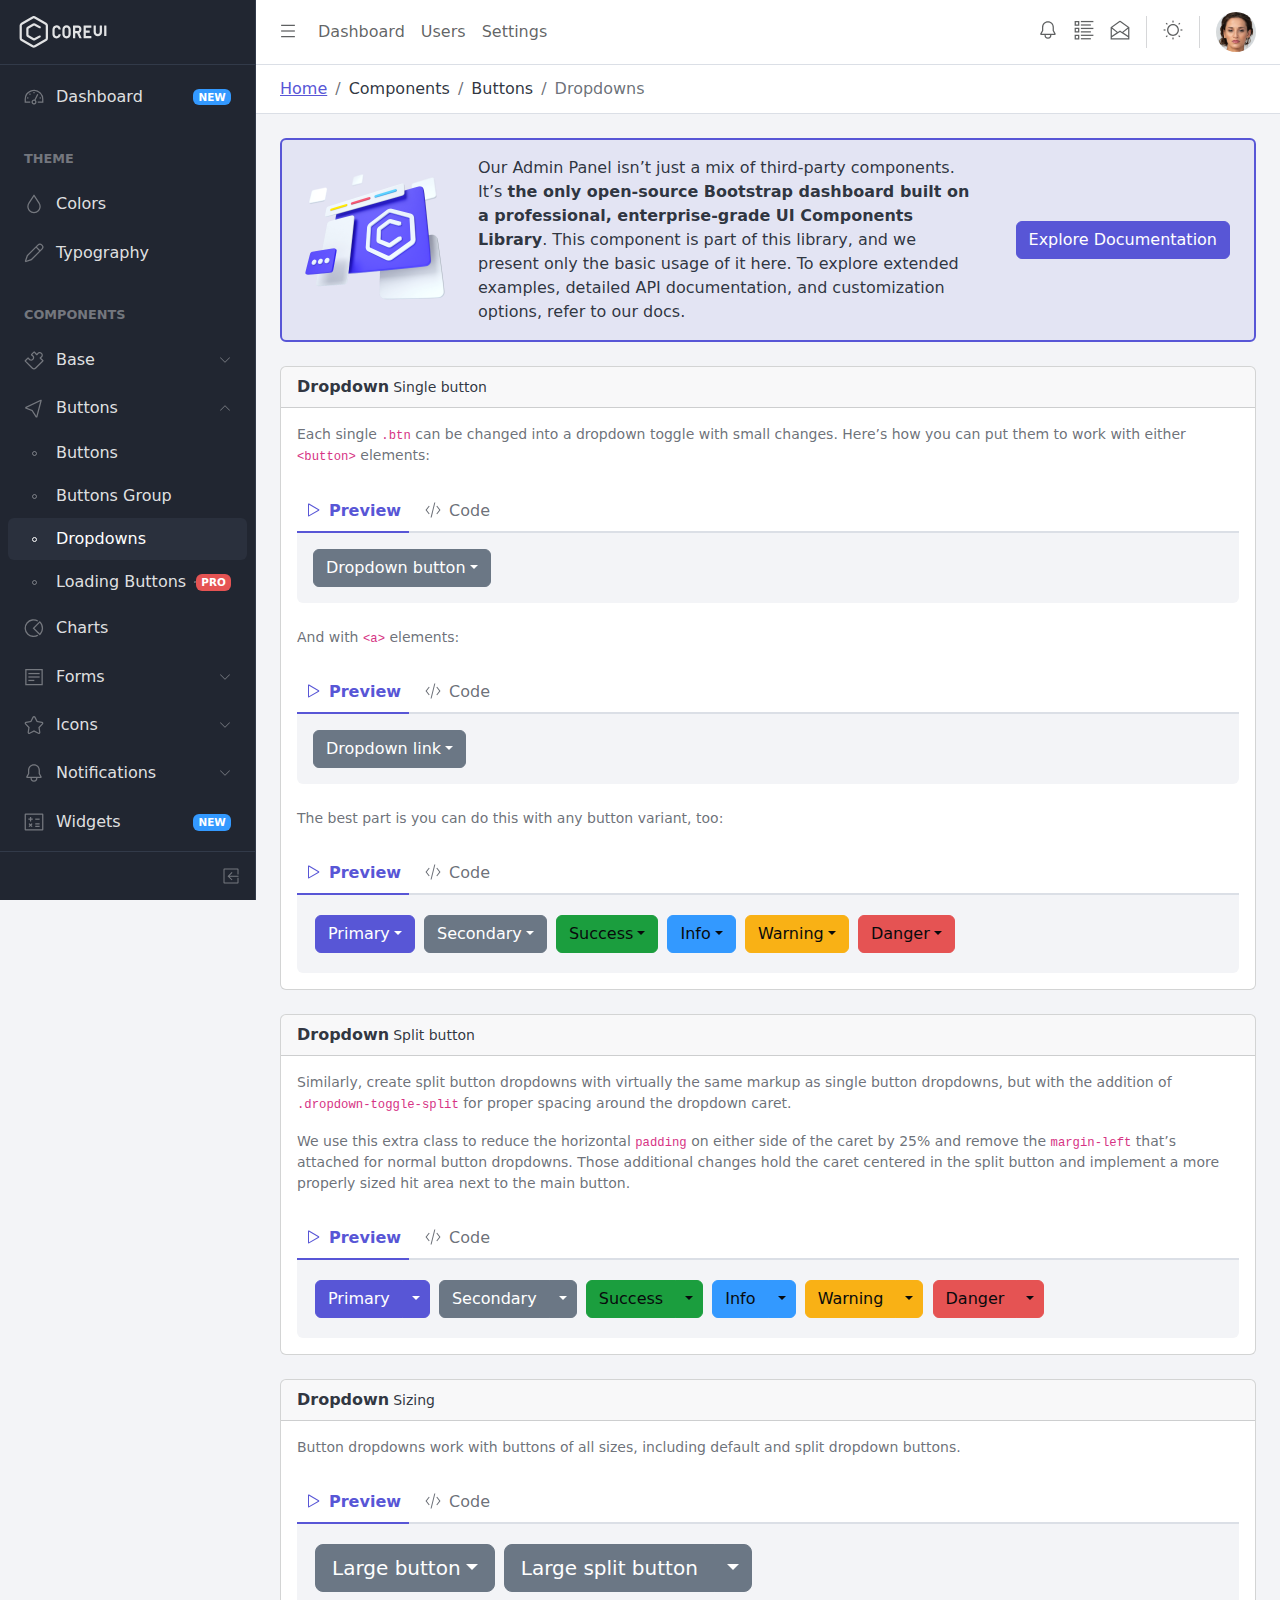
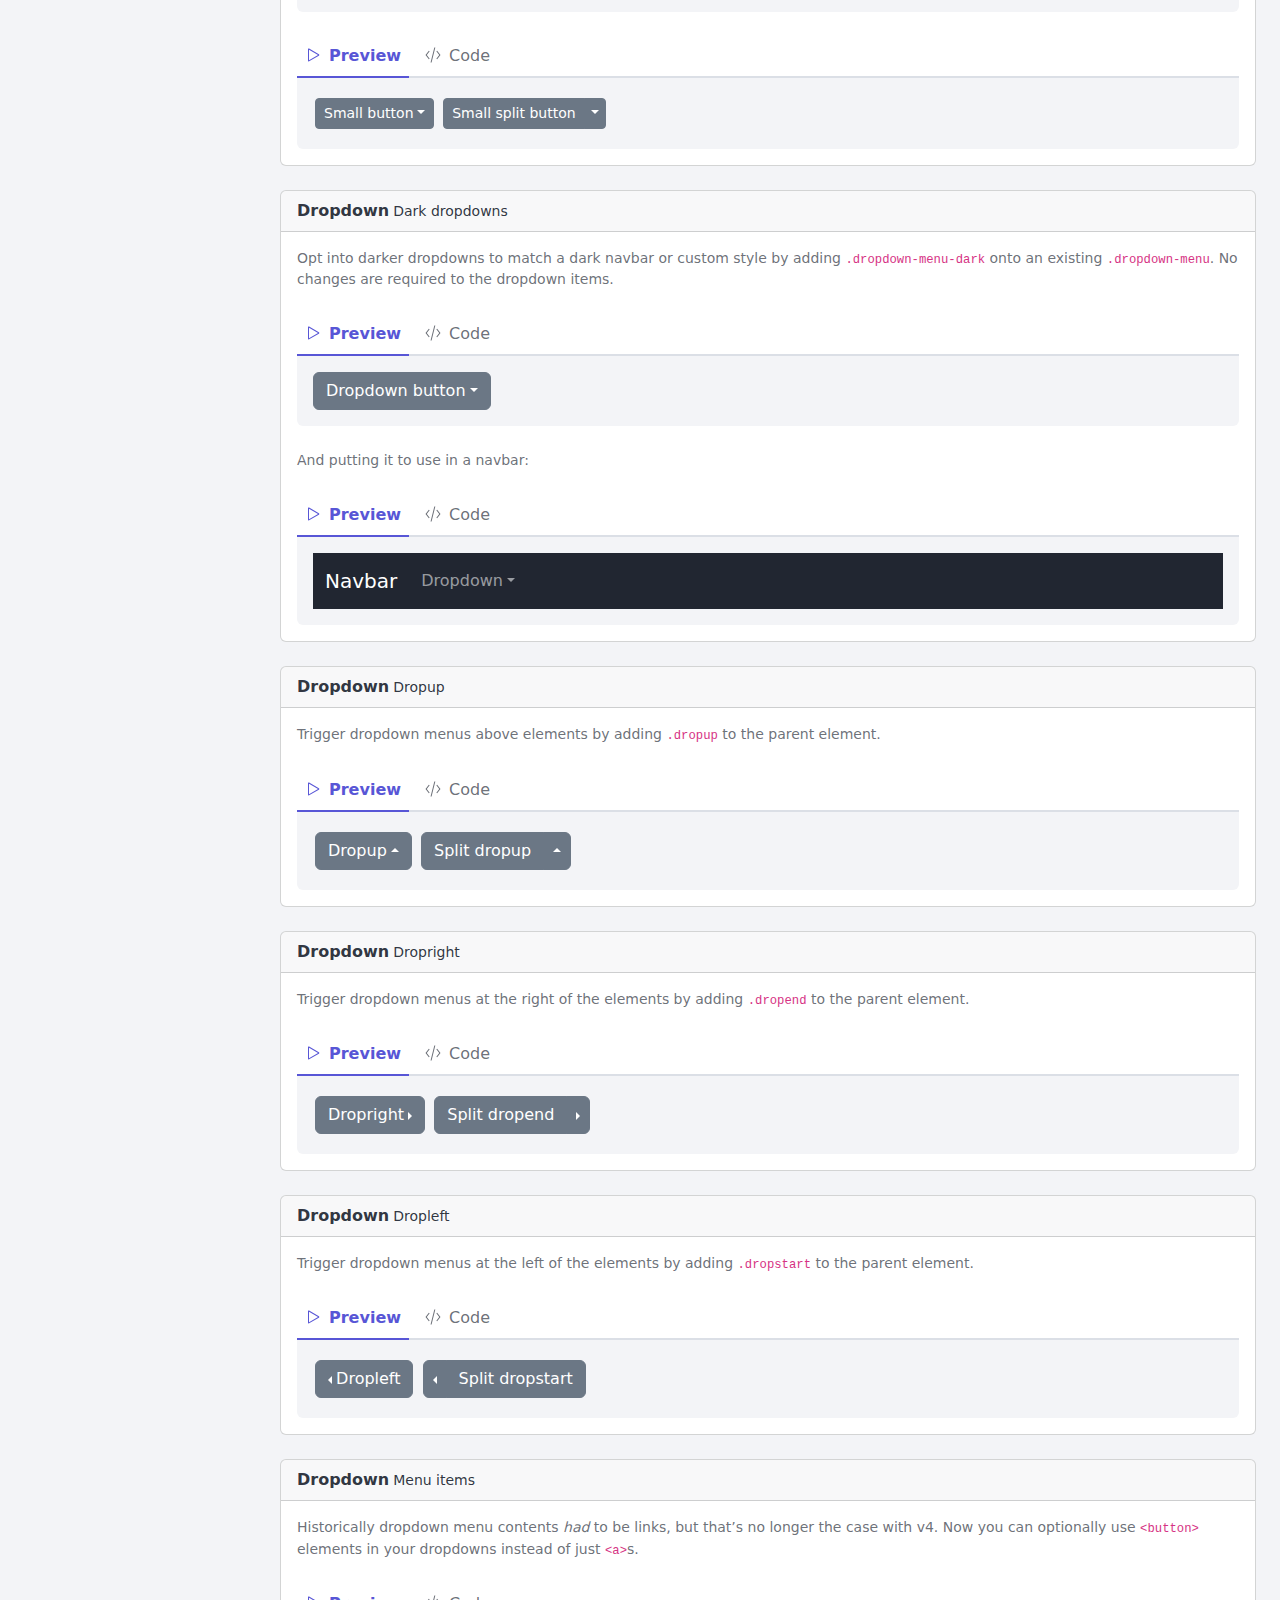
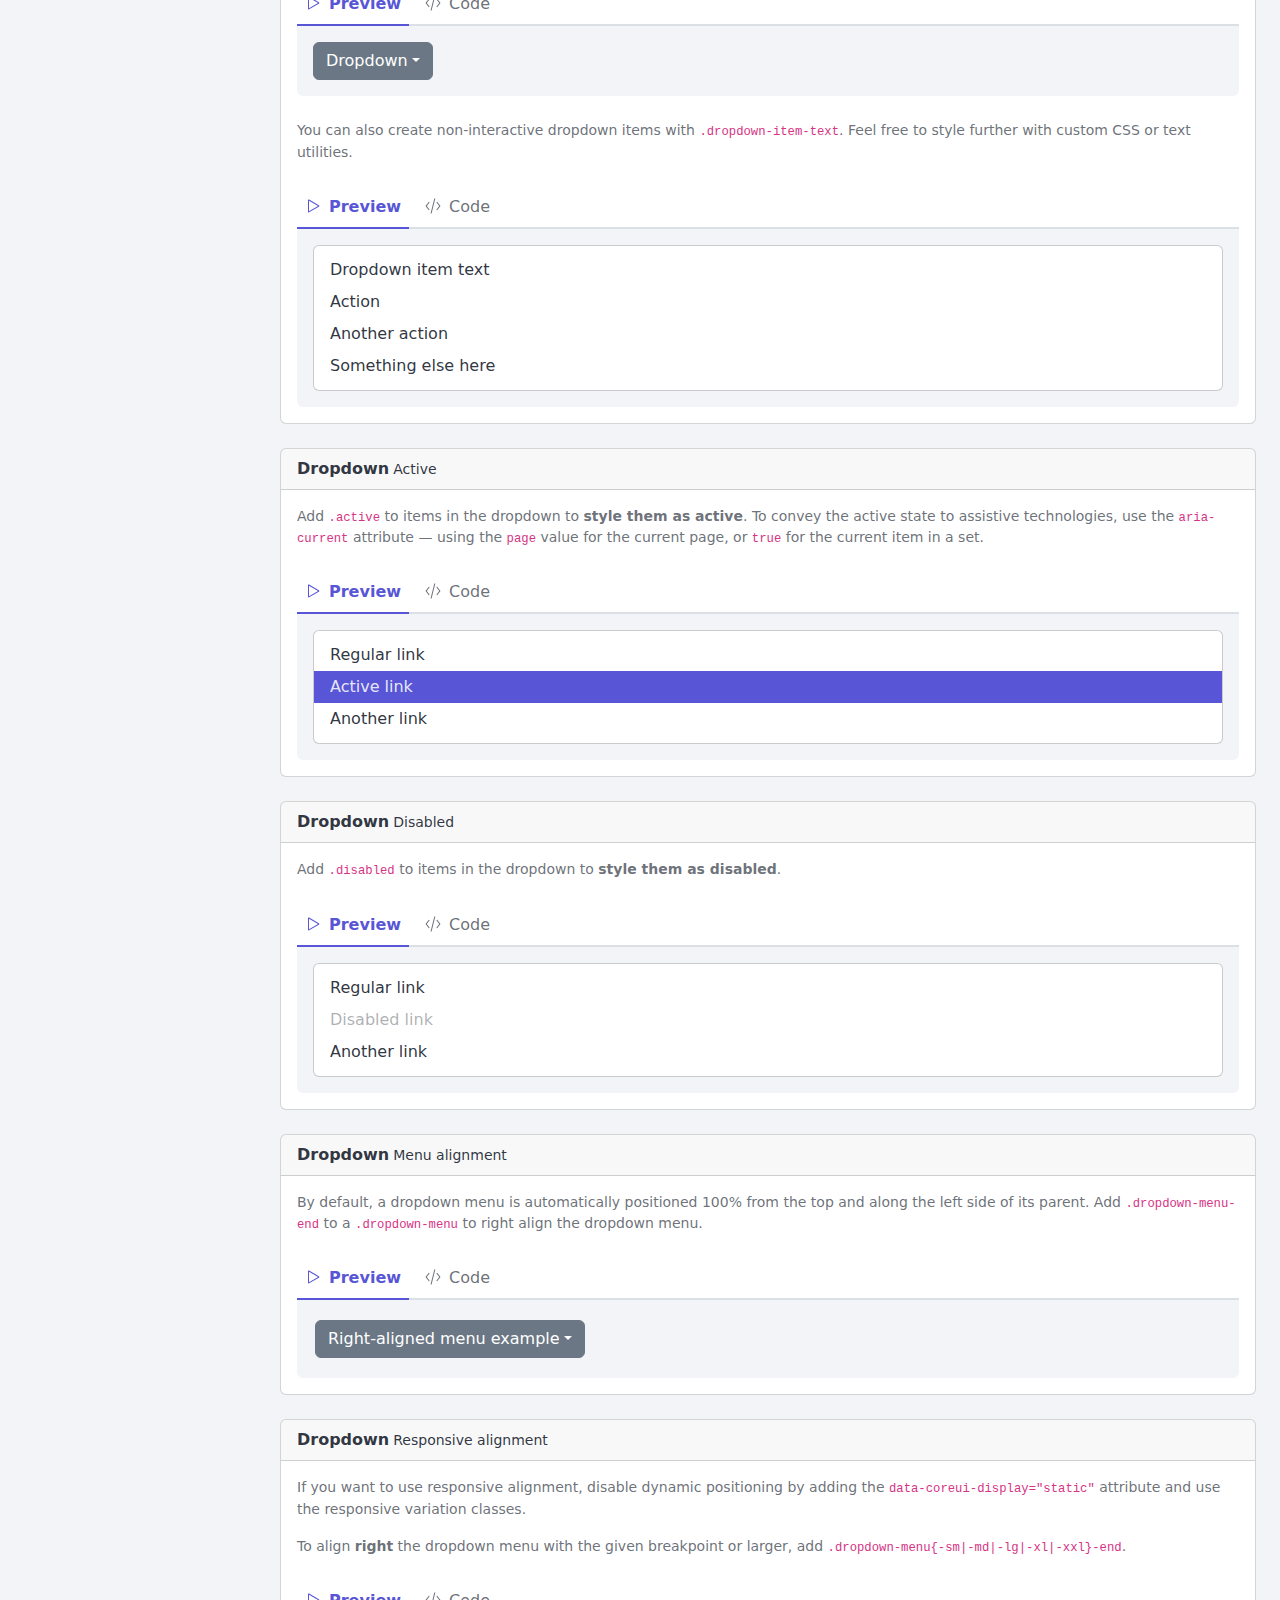
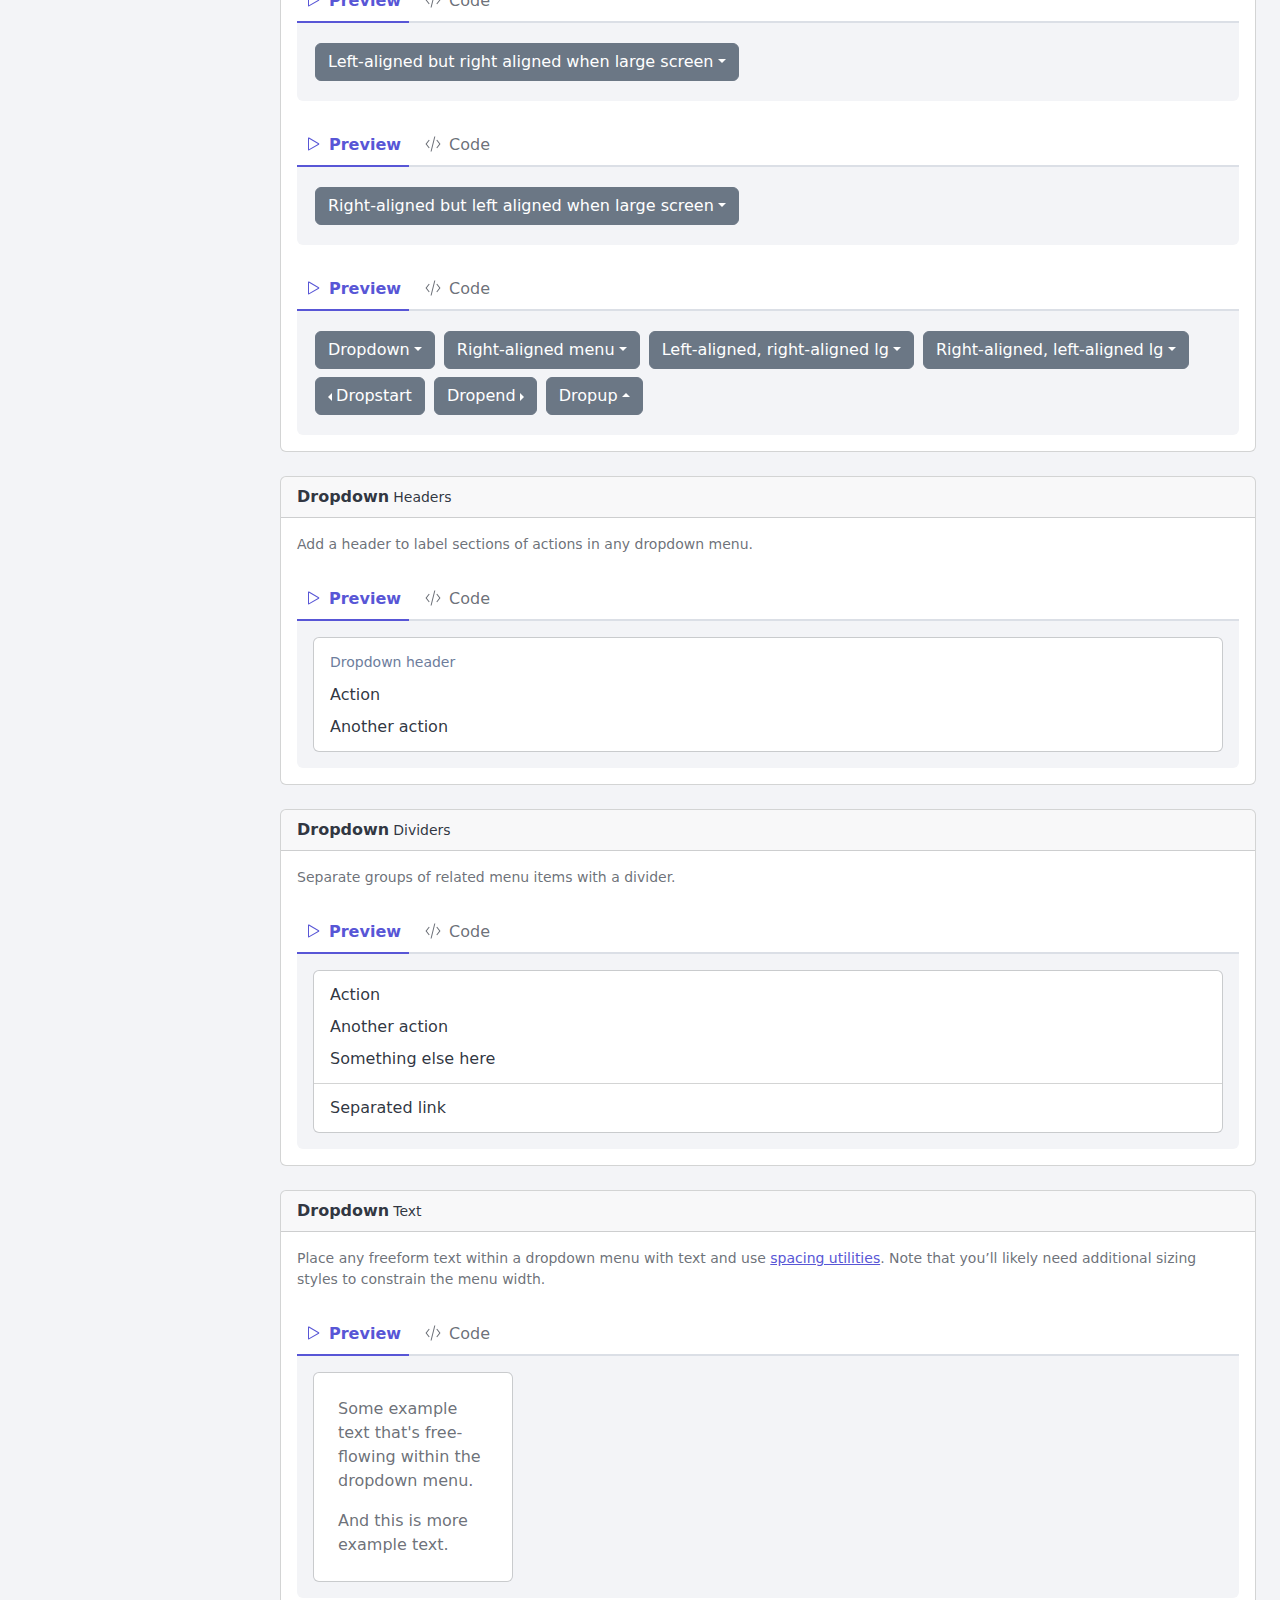
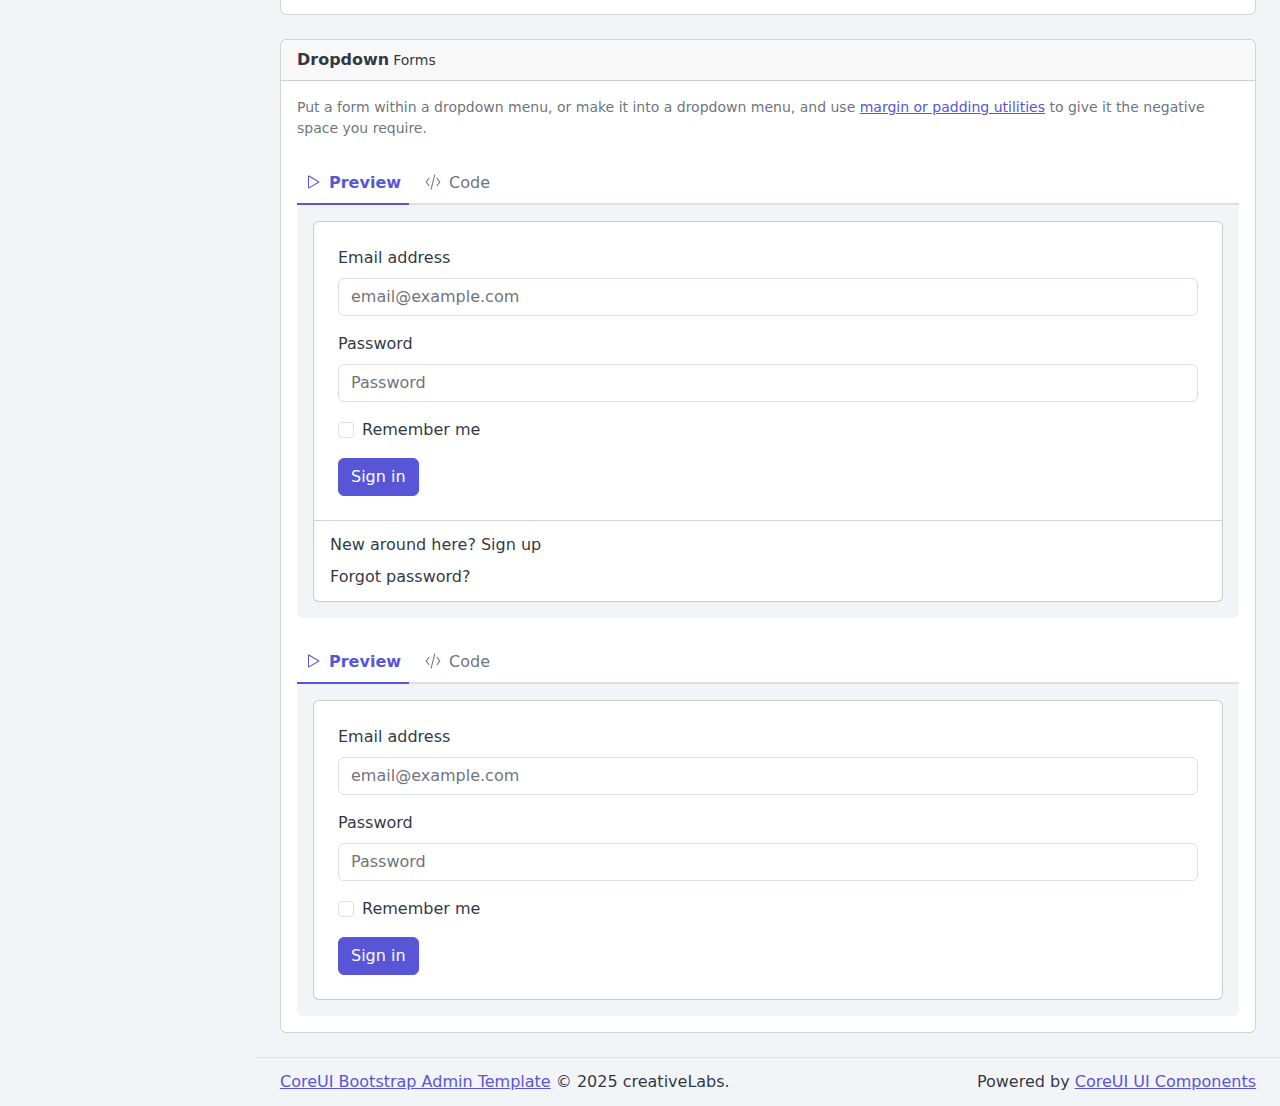
<file: src/main/resources/static/buttons/dropdowns.html>
<!DOCTYPE html><!--
* CoreUI - Free Bootstrap Admin Template
* @version v5.3.0
* @link https://coreui.io/product/free-bootstrap-admin-template/
* Copyright (c) 2025 creativeLabs Łukasz Holeczek
* Licensed under MIT (https://github.com/coreui/coreui-free-bootstrap-admin-template/blob/main/LICENSE)
-->
<html lang="en">
  <head>
    <base href="./../">
    <meta charset="utf-8">
    <meta http-equiv="X-UA-Compatible" content="IE=edge">
    <meta name="viewport" content="width=device-width, initial-scale=1.0, shrink-to-fit=no">
    <meta name="description" content="CoreUI - Open Source Bootstrap Admin Template">
    <meta name="author" content="Łukasz Holeczek">
    <meta name="keyword" content="Bootstrap,Admin,Template,Open,Source,jQuery,CSS,HTML,RWD,Dashboard">
    <title>CoreUI Free Bootstrap Admin Template</title>
    <link rel="apple-touch-icon" sizes="57x57" href="assets/favicon/apple-icon-57x57.png">
    <link rel="apple-touch-icon" sizes="60x60" href="assets/favicon/apple-icon-60x60.png">
    <link rel="apple-touch-icon" sizes="72x72" href="assets/favicon/apple-icon-72x72.png">
    <link rel="apple-touch-icon" sizes="76x76" href="assets/favicon/apple-icon-76x76.png">
    <link rel="apple-touch-icon" sizes="114x114" href="assets/favicon/apple-icon-114x114.png">
    <link rel="apple-touch-icon" sizes="120x120" href="assets/favicon/apple-icon-120x120.png">
    <link rel="apple-touch-icon" sizes="144x144" href="assets/favicon/apple-icon-144x144.png">
    <link rel="apple-touch-icon" sizes="152x152" href="assets/favicon/apple-icon-152x152.png">
    <link rel="apple-touch-icon" sizes="180x180" href="assets/favicon/apple-icon-180x180.png">
    <link rel="icon" type="image/png" sizes="192x192" href="assets/favicon/android-icon-192x192.png">
    <link rel="icon" type="image/png" sizes="32x32" href="assets/favicon/favicon-32x32.png">
    <link rel="icon" type="image/png" sizes="96x96" href="assets/favicon/favicon-96x96.png">
    <link rel="icon" type="image/png" sizes="16x16" href="assets/favicon/favicon-16x16.png">
    <link rel="manifest" href="assets/favicon/manifest.json">
    <meta name="msapplication-TileColor" content="#ffffff">
    <meta name="msapplication-TileImage" content="assets/favicon/ms-icon-144x144.png">
    <meta name="theme-color" content="#ffffff">
    <!-- Vendors styles-->
    <link rel="stylesheet" href="vendors/simplebar/css/simplebar.css">
    <link rel="stylesheet" href="css/vendors/simplebar.css">
    <!-- Main styles for this application-->
    <link href="css/style.css" rel="stylesheet">
    <!-- We use those styles to show code examples, you should remove them in your application.-->
    <link href="css/examples.css" rel="stylesheet">
    <script src="js/config.js"></script>
    <script src="js/color-modes.js"></script>
    <link rel="canonical" href="https://coreui.io/bootstrap/docs/components/dropdowns/">
  </head>
  <body>
    <div class="sidebar sidebar-dark sidebar-fixed border-end" id="sidebar">
      <div class="sidebar-header border-bottom">
        <div class="sidebar-brand">
          <svg class="sidebar-brand-full" width="88" height="32" alt="CoreUI Logo">
            <use xlink:href="assets/brand/coreui.svg#full"></use>
          </svg>
          <svg class="sidebar-brand-narrow" width="32" height="32" alt="CoreUI Logo">
            <use xlink:href="assets/brand/coreui.svg#signet"></use>
          </svg>
        </div>
        <button class="btn-close d-lg-none" type="button" data-coreui-theme="dark" aria-label="Close" onclick="coreui.Sidebar.getInstance(document.querySelector(&quot;#sidebar&quot;)).toggle()"></button>
      </div>
      <ul class="sidebar-nav" data-coreui="navigation" data-simplebar="">
        <li class="nav-item"><a class="nav-link" href="index.html">
            <svg class="nav-icon">
              <use xlink:href="vendors/@coreui/icons/svg/free.svg#cil-speedometer"></use>
            </svg> Dashboard<span class="badge badge-sm bg-info ms-auto">NEW</span></a></li>
        <li class="nav-title">Theme</li>
        <li class="nav-item"><a class="nav-link" href="colors.html">
            <svg class="nav-icon">
              <use xlink:href="vendors/@coreui/icons/svg/free.svg#cil-drop"></use>
            </svg> Colors</a></li>
        <li class="nav-item"><a class="nav-link" href="typography.html">
            <svg class="nav-icon">
              <use xlink:href="vendors/@coreui/icons/svg/free.svg#cil-pencil"></use>
            </svg> Typography</a></li>
        <li class="nav-title">Components</li>
        <li class="nav-group"><a class="nav-link nav-group-toggle" href="#">
            <svg class="nav-icon">
              <use xlink:href="vendors/@coreui/icons/svg/free.svg#cil-puzzle"></use>
            </svg> Base</a>
          <ul class="nav-group-items compact">
            <li class="nav-item"><a class="nav-link" href="base/accordion.html"><span class="nav-icon"><span class="nav-icon-bullet"></span></span> Accordion</a></li>
            <li class="nav-item"><a class="nav-link" href="base/breadcrumb.html"><span class="nav-icon"><span class="nav-icon-bullet"></span></span> Breadcrumb</a></li>
            <li class="nav-item"><a class="nav-link" href="https://coreui.io/bootstrap/docs/components/calendar/" target="_blank"><span class="nav-icon"><span class="nav-icon-bullet"></span></span> Calendar
                <svg class="icon icon-sm ms-2">
                  <use xlink:href="vendors/@coreui/icons/svg/free.svg#cil-external-link"></use>
                </svg><span class="badge badge-sm bg-danger ms-auto">PRO</span></a></li>
            <li class="nav-item"><a class="nav-link" href="base/cards.html"><span class="nav-icon"><span class="nav-icon-bullet"></span></span> Cards</a></li>
            <li class="nav-item"><a class="nav-link" href="base/carousel.html"><span class="nav-icon"><span class="nav-icon-bullet"></span></span> Carousel</a></li>
            <li class="nav-item"><a class="nav-link" href="base/collapse.html"><span class="nav-icon"><span class="nav-icon-bullet"></span></span> Collapse</a></li>
            <li class="nav-item"><a class="nav-link" href="base/list-group.html"><span class="nav-icon"><span class="nav-icon-bullet"></span></span> List group</a></li>
            <li class="nav-item"><a class="nav-link" href="base/navs-tabs.html"><span class="nav-icon"><span class="nav-icon-bullet"></span></span> Navs &amp; Tabs</a></li>
            <li class="nav-item"><a class="nav-link" href="base/pagination.html"><span class="nav-icon"><span class="nav-icon-bullet"></span></span> Pagination</a></li>
            <li class="nav-item"><a class="nav-link" href="base/placeholders.html"><span class="nav-icon"><span class="nav-icon-bullet"></span></span> Placeholders</a></li>
            <li class="nav-item"><a class="nav-link" href="base/popovers.html"><span class="nav-icon"><span class="nav-icon-bullet"></span></span> Popovers</a></li>
            <li class="nav-item"><a class="nav-link" href="base/progress.html"><span class="nav-icon"><span class="nav-icon-bullet"></span></span> Progress</a></li>
            <li class="nav-item"><a class="nav-link" href="base/spinners.html"><span class="nav-icon"><span class="nav-icon-bullet"></span></span> Spinners</a></li>
            <li class="nav-item"><a class="nav-link" href="base/tables.html"><span class="nav-icon"><span class="nav-icon-bullet"></span></span> Tables</a></li>
            <li class="nav-item"><a class="nav-link" href="base/tooltips.html"><span class="nav-icon"><span class="nav-icon-bullet"></span></span> Tooltips</a></li>
          </ul>
        </li>
        <li class="nav-group"><a class="nav-link nav-group-toggle" href="#">
            <svg class="nav-icon">
              <use xlink:href="vendors/@coreui/icons/svg/free.svg#cil-cursor"></use>
            </svg> Buttons</a>
          <ul class="nav-group-items compact">
            <li class="nav-item"><a class="nav-link" href="buttons/buttons.html"><span class="nav-icon"><span class="nav-icon-bullet"></span></span> Buttons</a></li>
            <li class="nav-item"><a class="nav-link" href="buttons/button-group.html"><span class="nav-icon"><span class="nav-icon-bullet"></span></span> Buttons Group</a></li>
            <li class="nav-item"><a class="nav-link" href="buttons/dropdowns.html"><span class="nav-icon"><span class="nav-icon-bullet"></span></span> Dropdowns</a></li>
            <li class="nav-item"><a class="nav-link" href="https://coreui.io/bootstrap/docs/components/loading-buttons/" target="_blank"><span class="nav-icon"><span class="nav-icon-bullet"></span></span> Loading Buttons
                <svg class="icon icon-sm ms-2">
                  <use xlink:href="vendors/@coreui/icons/svg/free.svg#cil-external-link"></use>
                </svg><span class="badge badge-sm bg-danger ms-auto">PRO</span></a></li>
          </ul>
        </li>
        <li class="nav-item"><a class="nav-link" href="charts.html">
            <svg class="nav-icon">
              <use xlink:href="vendors/@coreui/icons/svg/free.svg#cil-chart-pie"></use>
            </svg> Charts</a></li>
        <li class="nav-group"><a class="nav-link nav-group-toggle" href="#">
            <svg class="nav-icon">
              <use xlink:href="vendors/@coreui/icons/svg/free.svg#cil-notes"></use>
            </svg> Forms</a>
          <ul class="nav-group-items compact">
            <li class="nav-item"><a class="nav-link" href="https://coreui.io/bootstrap/docs/forms/autocomplete/" target="_blank"><span class="nav-icon"><span class="nav-icon-bullet"></span></span> Autocomplete
                <svg class="icon icon-sm ms-2">
                  <use xlink:href="vendors/@coreui/icons/svg/free.svg#cil-external-link"></use>
                </svg><span class="badge badge-sm bg-danger ms-auto">PRO</span></a></li>
            <li class="nav-item"><a class="nav-link" href="forms/checks-radios.html"><span class="nav-icon"><span class="nav-icon-bullet"></span></span> Checks and radios</a></li>
            <li class="nav-item"><a class="nav-link" href="https://coreui.io/bootstrap/docs/forms/date-picker/" target="_blank"><span class="nav-icon"><span class="nav-icon-bullet"></span></span> Date Picker
                <svg class="icon icon-sm ms-2">
                  <use xlink:href="vendors/@coreui/icons/svg/free.svg#cil-external-link"></use>
                </svg><span class="badge badge-sm bg-danger ms-auto">PRO</span></a></li>
            <li class="nav-item"><a class="nav-link" href="https://coreui.io/bootstrap/docs/forms/date-range-picker/" target="_blank"><span class="nav-icon"><span class="nav-icon-bullet"></span></span> Date Range Picker<span class="badge badge-sm bg-danger ms-auto">PRO</span></a></li>
            <li class="nav-item"><a class="nav-link" href="forms/floating-labels.html"><span class="nav-icon"><span class="nav-icon-bullet"></span></span> Floating labels</a></li>
            <li class="nav-item"><a class="nav-link" href="forms/form-control.html"><span class="nav-icon"><span class="nav-icon-bullet"></span></span> Form Control</a></li>
            <li class="nav-item"><a class="nav-link" href="forms/input-group.html"><span class="nav-icon"><span class="nav-icon-bullet"></span></span> Input group</a></li>
            <li class="nav-item"><a class="nav-link" href="https://coreui.io/bootstrap/docs/forms/multi-select/" target="_blank"><span class="nav-icon"><span class="nav-icon-bullet"></span></span> Multi Select
                <svg class="icon icon-sm ms-2">
                  <use xlink:href="vendors/@coreui/icons/svg/free.svg#cil-external-link"></use>
                </svg><span class="badge badge-sm bg-danger ms-auto">PRO</span></a></li>
            <li class="nav-item"><a class="nav-link" href="forms/range.html"><span class="nav-icon"><span class="nav-icon-bullet"></span></span> Range</a></li>
            <li class="nav-item"><a class="nav-link" href="https://coreui.io/bootstrap/docs/forms/range-slider/" target="_blank"><span class="nav-icon"><span class="nav-icon-bullet"></span></span> Range Slider
                <svg class="icon icon-sm ms-2">
                  <use xlink:href="vendors/@coreui/icons/svg/free.svg#cil-external-link"></use>
                </svg><span class="badge badge-sm bg-danger ms-auto">PRO</span></a></li>
            <li class="nav-item"><a class="nav-link" href="https://coreui.io/bootstrap/docs/forms/rating/" target="_blank"><span class="nav-icon"><span class="nav-icon-bullet"></span></span> Rating
                <svg class="icon icon-sm ms-2">
                  <use xlink:href="vendors/@coreui/icons/svg/free.svg#cil-external-link"></use>
                </svg><span class="badge badge-sm bg-danger ms-auto">PRO</span></a></li>
            <li class="nav-item"><a class="nav-link" href="forms/select.html"><span class="nav-icon"><span class="nav-icon-bullet"></span></span> Select</a></li>
            <li class="nav-item"><a class="nav-link" href="https://coreui.io/bootstrap/docs/forms/time-picker/" target="_blank"><span class="nav-icon"><span class="nav-icon-bullet"></span></span> Time Picker
                <svg class="icon icon-sm ms-2">
                  <use xlink:href="vendors/@coreui/icons/svg/free.svg#cil-external-link"></use>
                </svg><span class="badge badge-sm bg-danger ms-auto">PRO</span></a></li>
            <li class="nav-item"><a class="nav-link" href="forms/layout.html"><span class="nav-icon"><span class="nav-icon-bullet"></span></span> Layout</a></li>
            <li class="nav-item"><a class="nav-link" href="forms/validation.html"><span class="nav-icon"><span class="nav-icon-bullet"></span></span> Validation</a></li>
          </ul>
        </li>
        <li class="nav-group"><a class="nav-link nav-group-toggle" href="#">
            <svg class="nav-icon">
              <use xlink:href="vendors/@coreui/icons/svg/free.svg#cil-star"></use>
            </svg> Icons</a>
          <ul class="nav-group-items compact">
            <li class="nav-item"><a class="nav-link" href="icons/coreui-icons-free.html"><span class="nav-icon"><span class="nav-icon-bullet"></span></span> CoreUI Icons<span class="badge badge-sm bg-success ms-auto">Free</span></a></li>
            <li class="nav-item"><a class="nav-link" href="icons/coreui-icons-brand.html"><span class="nav-icon"><span class="nav-icon-bullet"></span></span> CoreUI Icons - Brand</a></li>
            <li class="nav-item"><a class="nav-link" href="icons/coreui-icons-flag.html"><span class="nav-icon"><span class="nav-icon-bullet"></span></span> CoreUI Icons - Flag</a></li>
          </ul>
        </li>
        <li class="nav-group"><a class="nav-link nav-group-toggle" href="#">
            <svg class="nav-icon">
              <use xlink:href="vendors/@coreui/icons/svg/free.svg#cil-bell"></use>
            </svg> Notifications</a>
          <ul class="nav-group-items compact">
            <li class="nav-item"><a class="nav-link" href="notifications/alerts.html"><span class="nav-icon"><span class="nav-icon-bullet"></span></span> Alerts</a></li>
            <li class="nav-item"><a class="nav-link" href="notifications/badge.html"><span class="nav-icon"><span class="nav-icon-bullet"></span></span> Badge</a></li>
            <li class="nav-item"><a class="nav-link" href="notifications/modals.html"><span class="nav-icon"><span class="nav-icon-bullet"></span></span> Modals</a></li>
            <li class="nav-item"><a class="nav-link" href="notifications/toasts.html"><span class="nav-icon"><span class="nav-icon-bullet"></span></span> Toasts</a></li>
          </ul>
        </li>
        <li class="nav-item"><a class="nav-link" href="widgets.html">
            <svg class="nav-icon">
              <use xlink:href="vendors/@coreui/icons/svg/free.svg#cil-calculator"></use>
            </svg> Widgets<span class="badge badge-sm bg-info ms-auto">NEW</span></a></li>
        <li class="nav-divider"></li>
        <li class="nav-title">Extras</li>
        <li class="nav-group"><a class="nav-link nav-group-toggle" href="#">
            <svg class="nav-icon">
              <use xlink:href="vendors/@coreui/icons/svg/free.svg#cil-star"></use>
            </svg> Pages</a>
          <ul class="nav-group-items compact">
            <li class="nav-item"><a class="nav-link" href="login.html" target="_top">
                <svg class="nav-icon">
                  <use xlink:href="vendors/@coreui/icons/svg/free.svg#cil-account-logout"></use>
                </svg> Login</a></li>
            <li class="nav-item"><a class="nav-link" href="register.html" target="_top">
                <svg class="nav-icon">
                  <use xlink:href="vendors/@coreui/icons/svg/free.svg#cil-account-logout"></use>
                </svg> Register</a></li>
            <li class="nav-item"><a class="nav-link" href="404.html" target="_top">
                <svg class="nav-icon">
                  <use xlink:href="vendors/@coreui/icons/svg/free.svg#cil-bug"></use>
                </svg> Error 404</a></li>
            <li class="nav-item"><a class="nav-link" href="500.html" target="_top">
                <svg class="nav-icon">
                  <use xlink:href="vendors/@coreui/icons/svg/free.svg#cil-bug"></use>
                </svg> Error 500</a></li>
          </ul>
        </li>
        <li class="nav-item mt-auto"><a class="nav-link" href="https://coreui.io/bootstrap/docs/templates/installation/" target="_blank">
            <svg class="nav-icon">
              <use xlink:href="vendors/@coreui/icons/svg/free.svg#cil-description"></use>
            </svg> Docs</a></li>
        <li class="nav-item"><a class="nav-link text-primary fw-semibold" href="https://coreui.io/product/bootstrap-dashboard-template/" target="_top">
            <svg class="nav-icon text-primary">
              <use xlink:href="vendors/@coreui/icons/svg/free.svg#cil-layers"></use>
            </svg> Try CoreUI PRO</a></li>
      </ul>
      <div class="sidebar-footer border-top d-none d-md-flex">
        <button class="sidebar-toggler" type="button" data-coreui-toggle="unfoldable"></button>
      </div>
    </div>
    <div class="wrapper d-flex flex-column min-vh-100">
      <header class="header header-sticky p-0 mb-4">
        <div class="container-fluid border-bottom px-4">
          <button class="header-toggler" type="button" onclick="coreui.Sidebar.getInstance(document.querySelector('#sidebar')).toggle()" style="margin-inline-start: -14px;">
            <svg class="icon icon-lg">
              <use xlink:href="vendors/@coreui/icons/svg/free.svg#cil-menu"></use>
            </svg>
          </button>
          <ul class="header-nav d-none d-lg-flex">
            <li class="nav-item"><a class="nav-link" href="#">Dashboard</a></li>
            <li class="nav-item"><a class="nav-link" href="#">Users</a></li>
            <li class="nav-item"><a class="nav-link" href="#">Settings</a></li>
          </ul>
          <ul class="header-nav ms-auto">
            <li class="nav-item"><a class="nav-link" href="#">
                <svg class="icon icon-lg">
                  <use xlink:href="vendors/@coreui/icons/svg/free.svg#cil-bell"></use>
                </svg></a></li>
            <li class="nav-item"><a class="nav-link" href="#">
                <svg class="icon icon-lg">
                  <use xlink:href="vendors/@coreui/icons/svg/free.svg#cil-list-rich"></use>
                </svg></a></li>
            <li class="nav-item"><a class="nav-link" href="#">
                <svg class="icon icon-lg">
                  <use xlink:href="vendors/@coreui/icons/svg/free.svg#cil-envelope-open"></use>
                </svg></a></li>
          </ul>
          <ul class="header-nav">
            <li class="nav-item py-1">
              <div class="vr h-100 mx-2 text-body text-opacity-75"></div>
            </li>
            <li class="nav-item dropdown">
              <button class="btn btn-link nav-link py-2 px-2 d-flex align-items-center" type="button" aria-expanded="false" data-coreui-toggle="dropdown">
                <svg class="icon icon-lg theme-icon-active">
                  <use xlink:href="vendors/@coreui/icons/svg/free.svg#cil-contrast"></use>
                </svg>
              </button>
              <ul class="dropdown-menu dropdown-menu-end" style="--cui-dropdown-min-width: 8rem;">
                <li>
                  <button class="dropdown-item d-flex align-items-center" type="button" data-coreui-theme-value="light">
                    <svg class="icon icon-lg me-3">
                      <use xlink:href="vendors/@coreui/icons/svg/free.svg#cil-sun"></use>
                    </svg>Light
                  </button>
                </li>
                <li>
                  <button class="dropdown-item d-flex align-items-center" type="button" data-coreui-theme-value="dark">
                    <svg class="icon icon-lg me-3">
                      <use xlink:href="vendors/@coreui/icons/svg/free.svg#cil-moon"></use>
                    </svg>Dark
                  </button>
                </li>
                <li>
                  <button class="dropdown-item d-flex align-items-center active" type="button" data-coreui-theme-value="auto">
                    <svg class="icon icon-lg me-3">
                      <use xlink:href="vendors/@coreui/icons/svg/free.svg#cil-contrast"></use>
                    </svg>Auto
                  </button>
                </li>
              </ul>
            </li>
            <li class="nav-item py-1">
              <div class="vr h-100 mx-2 text-body text-opacity-75"></div>
            </li>
            <li class="nav-item dropdown"><a class="nav-link py-0 pe-0" data-coreui-toggle="dropdown" href="#" role="button" aria-haspopup="true" aria-expanded="false">
                <div class="avatar avatar-md"><img class="avatar-img" src="assets/img/avatars/8.jpg" alt="user@email.com"></div>
              </a>
              <div class="dropdown-menu dropdown-menu-end pt-0">
                <div class="dropdown-header bg-body-tertiary text-body-secondary fw-semibold rounded-top mb-2">Account</div><a class="dropdown-item" href="#">
                  <svg class="icon me-2">
                    <use xlink:href="vendors/@coreui/icons/svg/free.svg#cil-bell"></use>
                  </svg> Updates<span class="badge badge-sm bg-info ms-2">42</span></a><a class="dropdown-item" href="#">
                  <svg class="icon me-2">
                    <use xlink:href="vendors/@coreui/icons/svg/free.svg#cil-envelope-open"></use>
                  </svg> Messages<span class="badge badge-sm bg-success ms-2">42</span></a><a class="dropdown-item" href="#">
                  <svg class="icon me-2">
                    <use xlink:href="vendors/@coreui/icons/svg/free.svg#cil-task"></use>
                  </svg> Tasks<span class="badge badge-sm bg-danger ms-2">42</span></a><a class="dropdown-item" href="#">
                  <svg class="icon me-2">
                    <use xlink:href="vendors/@coreui/icons/svg/free.svg#cil-comment-square"></use>
                  </svg> Comments<span class="badge badge-sm bg-warning ms-2">42</span></a>
                <div class="dropdown-header bg-body-tertiary text-body-secondary fw-semibold my-2">
                  <div class="fw-semibold">Settings</div>
                </div><a class="dropdown-item" href="#">
                  <svg class="icon me-2">
                    <use xlink:href="vendors/@coreui/icons/svg/free.svg#cil-user"></use>
                  </svg> Profile</a><a class="dropdown-item" href="#">
                  <svg class="icon me-2">
                    <use xlink:href="vendors/@coreui/icons/svg/free.svg#cil-settings"></use>
                  </svg> Settings</a><a class="dropdown-item" href="#">
                  <svg class="icon me-2">
                    <use xlink:href="vendors/@coreui/icons/svg/free.svg#cil-credit-card"></use>
                  </svg> Payments<span class="badge badge-sm bg-secondary ms-2">42</span></a><a class="dropdown-item" href="#">
                  <svg class="icon me-2">
                    <use xlink:href="vendors/@coreui/icons/svg/free.svg#cil-file"></use>
                  </svg> Projects<span class="badge badge-sm bg-primary ms-2">42</span></a>
                <div class="dropdown-divider"></div><a class="dropdown-item" href="#">
                  <svg class="icon me-2">
                    <use xlink:href="vendors/@coreui/icons/svg/free.svg#cil-lock-locked"></use>
                  </svg> Lock Account</a><a class="dropdown-item" href="#">
                  <svg class="icon me-2">
                    <use xlink:href="vendors/@coreui/icons/svg/free.svg#cil-account-logout"></use>
                  </svg> Logout</a>
              </div>
            </li>
          </ul>
        </div>
        <div class="container-fluid px-4">
          <nav aria-label="breadcrumb">
            <ol class="breadcrumb my-0">
              <li class="breadcrumb-item"><a href="#">Home</a>
              </li>
              <li class="breadcrumb-item"><span>Components</span>
              </li>
              <li class="breadcrumb-item"><span>Buttons</span>
              </li>
              <li class="breadcrumb-item active"><span>Dropdowns</span>
              </li>
            </ol>
          </nav>
        </div>
      </header>
      <div class="body flex-grow-1">
        <div class="container-lg px-4">
          <div class="bg-primary bg-opacity-10 border border-2 border-primary rounded mb-4">
            <div class="row d-flex align-items-center p-3 px-xl-4 flex-xl-nowrap">
              <div class="col-xl-auto col-12 d-none d-xl-block p-0"><img class="img-fluid" src="assets/img/components.webp" width="160px" height="160px" alt="CoreUI PRO hexagon"></div>
              <div class="col-md col-12 px-lg-4">
                Our Admin Panel isn’t just a mix of third-party components. It’s <strong>the only open-source Bootstrap dashboard built on a professional, enterprise-grade UI Components Library</strong>.
                This component is part of this library, and we present only the basic usage of it here. To explore extended examples, detailed API documentation, and customization options, refer to our docs.
              </div>
              <div class="col-md-auto col-12 mt-3 mt-lg-0"><a class="btn btn-primary text-nowrap text-white" href="https://coreui.io/bootstrap/docs/components/dropdowns/" target="_blank" rel="noopener noreferrer">Explore Documentation</a></div>
            </div>
          </div>
          <div class="row">
            <div class="col-12">
              <div class="card mb-4">
                <div class="card-header"><strong>Dropdown</strong><span class="small ms-1">Single button</span></div>
                <div class="card-body">
                  <p class="text-body-secondary small">Each single <code>.btn</code> can be changed into a dropdown toggle with small changes. Here’s how you can put them to work with either <code> &lt;button&gt;</code> elements:</p>
                  <div class="example">
                    <ul class="nav nav-underline-border" role="tablist">
                      <li class="nav-item"><a class="nav-link active" data-coreui-toggle="tab" href="#preview-1000" role="tab">
                          <svg class="icon me-2">
                            <use xlink:href="vendors/@coreui/icons/svg/free.svg#cil-media-play"></use>
                          </svg>Preview</a></li>
                      <li class="nav-item"><a class="nav-link" href="https://coreui.io/bootstrap/docs/components/dropdowns/#single-button" target="_blank">
                          <svg class="icon me-2">
                            <use xlink:href="vendors/@coreui/icons/svg/free.svg#cil-code"></use>
                          </svg>Code</a></li>
                    </ul>
                    <div class="tab-content rounded-bottom">
                      <div class="tab-pane p-3 active preview" role="tabpanel" id="preview-1000">
                        <div class="dropdown">
                          <button class="btn btn-secondary dropdown-toggle" id="dropdownMenuButton" type="button" data-coreui-toggle="dropdown" aria-expanded="false">Dropdown button</button>
                          <ul class="dropdown-menu" aria-labelledby="dropdownMenuButton1">
                            <li><a class="dropdown-item" href="#">Action</a></li>
                            <li><a class="dropdown-item" href="#">Another action</a></li>
                            <li><a class="dropdown-item" href="#">Something else here</a></li>
                          </ul>
                        </div>
                      </div>
                    </div>
                  </div>
                  <p class="text-body-secondary small">And with <code> &lt;a&gt;</code> elements:</p>
                  <div class="example">
                    <ul class="nav nav-underline-border" role="tablist">
                      <li class="nav-item"><a class="nav-link active" data-coreui-toggle="tab" href="#preview-1001" role="tab">
                          <svg class="icon me-2">
                            <use xlink:href="vendors/@coreui/icons/svg/free.svg#cil-media-play"></use>
                          </svg>Preview</a></li>
                      <li class="nav-item"><a class="nav-link" href="https://coreui.io/bootstrap/docs/components/dropdowns/#single-button" target="_blank">
                          <svg class="icon me-2">
                            <use xlink:href="vendors/@coreui/icons/svg/free.svg#cil-code"></use>
                          </svg>Code</a></li>
                    </ul>
                    <div class="tab-content rounded-bottom">
                      <div class="tab-pane p-3 active preview" role="tabpanel" id="preview-1001">
                        <div class="dropdown"><a class="btn btn-secondary dropdown-toggle" id="dropdownMenuLink" href="#" role="button" data-coreui-toggle="dropdown" aria-expanded="false">Dropdown link</a>
                          <ul class="dropdown-menu" aria-labelledby="dropdownMenuLink">
                            <li><a class="dropdown-item" href="#">Action</a></li>
                            <li><a class="dropdown-item" href="#">Another action</a></li>
                            <li><a class="dropdown-item" href="#">Something else here</a></li>
                          </ul>
                        </div>
                      </div>
                    </div>
                  </div>
                  <p class="text-body-secondary small">The best part is you can do this with any button variant, too:</p>
                  <div class="example">
                    <ul class="nav nav-underline-border" role="tablist">
                      <li class="nav-item"><a class="nav-link active" data-coreui-toggle="tab" href="#preview-1002" role="tab">
                          <svg class="icon me-2">
                            <use xlink:href="vendors/@coreui/icons/svg/free.svg#cil-media-play"></use>
                          </svg>Preview</a></li>
                      <li class="nav-item"><a class="nav-link" href="https://coreui.io/bootstrap/docs/components/dropdowns/#single-button" target="_blank">
                          <svg class="icon me-2">
                            <use xlink:href="vendors/@coreui/icons/svg/free.svg#cil-code"></use>
                          </svg>Code</a></li>
                    </ul>
                    <div class="tab-content rounded-bottom">
                      <div class="tab-pane p-3 active preview" role="tabpanel" id="preview-1002">
                        <div class="btn-group">
                          <button class="btn btn-primary dropdown-toggle" type="button" data-coreui-toggle="dropdown" aria-expanded="false">Primary</button>
                          <ul class="dropdown-menu">
                            <li><a class="dropdown-item" href="#">Action</a></li>
                            <li><a class="dropdown-item" href="#">Another action</a></li>
                            <li><a class="dropdown-item" href="#">Something else here</a></li>
                            <li>
                              <hr class="dropdown-divider">
                            </li>
                            <li><a class="dropdown-item" href="#">Separated link</a></li>
                          </ul>
                        </div>
                        <div class="btn-group">
                          <button class="btn btn-secondary dropdown-toggle" type="button" data-coreui-toggle="dropdown" aria-expanded="false">Secondary</button>
                          <ul class="dropdown-menu">
                            <li><a class="dropdown-item" href="#">Action</a></li>
                            <li><a class="dropdown-item" href="#">Another action</a></li>
                            <li><a class="dropdown-item" href="#">Something else here</a></li>
                            <li>
                              <hr class="dropdown-divider">
                            </li>
                            <li><a class="dropdown-item" href="#">Separated link</a></li>
                          </ul>
                        </div>
                        <div class="btn-group">
                          <button class="btn btn-success dropdown-toggle" type="button" data-coreui-toggle="dropdown" aria-expanded="false">Success</button>
                          <ul class="dropdown-menu">
                            <li><a class="dropdown-item" href="#">Action</a></li>
                            <li><a class="dropdown-item" href="#">Another action</a></li>
                            <li><a class="dropdown-item" href="#">Something else here</a></li>
                            <li>
                              <hr class="dropdown-divider">
                            </li>
                            <li><a class="dropdown-item" href="#">Separated link</a></li>
                          </ul>
                        </div>
                        <div class="btn-group">
                          <button class="btn btn-info dropdown-toggle" type="button" data-coreui-toggle="dropdown" aria-expanded="false">Info</button>
                          <ul class="dropdown-menu">
                            <li><a class="dropdown-item" href="#">Action</a></li>
                            <li><a class="dropdown-item" href="#">Another action</a></li>
                            <li><a class="dropdown-item" href="#">Something else here</a></li>
                            <li>
                              <hr class="dropdown-divider">
                            </li>
                            <li><a class="dropdown-item" href="#">Separated link</a></li>
                          </ul>
                        </div>
                        <div class="btn-group">
                          <button class="btn btn-warning dropdown-toggle" type="button" data-coreui-toggle="dropdown" aria-expanded="false">Warning</button>
                          <ul class="dropdown-menu">
                            <li><a class="dropdown-item" href="#">Action</a></li>
                            <li><a class="dropdown-item" href="#">Another action</a></li>
                            <li><a class="dropdown-item" href="#">Something else here</a></li>
                            <li>
                              <hr class="dropdown-divider">
                            </li>
                            <li><a class="dropdown-item" href="#">Separated link</a></li>
                          </ul>
                        </div>
                        <div class="btn-group">
                          <button class="btn btn-danger dropdown-toggle" type="button" data-coreui-toggle="dropdown" aria-expanded="false">Danger</button>
                          <ul class="dropdown-menu">
                            <li><a class="dropdown-item" href="#">Action</a></li>
                            <li><a class="dropdown-item" href="#">Another action</a></li>
                            <li><a class="dropdown-item" href="#">Something else here</a></li>
                            <li>
                              <hr class="dropdown-divider">
                            </li>
                            <li><a class="dropdown-item" href="#">Separated link</a></li>
                          </ul>
                        </div>
                      </div>
                    </div>
                  </div>
                </div>
              </div>
            </div>
            <div class="col-12">
              <div class="card mb-4">
                <div class="card-header"><strong>Dropdown</strong><span class="small ms-1">Split button</span></div>
                <div class="card-body">
                  <p class="text-body-secondary small">Similarly, create split button dropdowns with virtually the same markup as single button dropdowns, but with the addition of <code>.dropdown-toggle-split</code> for proper spacing around the dropdown caret.</p>
                  <p class="text-body-secondary small">We use this extra class to reduce the horizontal <code>padding</code> on either side of the caret by 25% and remove the <code>margin-left</code> that’s attached for normal button dropdowns. Those additional changes hold the caret centered in the split button and implement a more properly sized hit area next to the main button.</p>
                  <div class="example">
                    <ul class="nav nav-underline-border" role="tablist">
                      <li class="nav-item"><a class="nav-link active" data-coreui-toggle="tab" href="#preview-1003" role="tab">
                          <svg class="icon me-2">
                            <use xlink:href="vendors/@coreui/icons/svg/free.svg#cil-media-play"></use>
                          </svg>Preview</a></li>
                      <li class="nav-item"><a class="nav-link" href="https://coreui.io/bootstrap/docs/components/dropdowns/#split-button" target="_blank">
                          <svg class="icon me-2">
                            <use xlink:href="vendors/@coreui/icons/svg/free.svg#cil-code"></use>
                          </svg>Code</a></li>
                    </ul>
                    <div class="tab-content rounded-bottom">
                      <div class="tab-pane p-3 active preview" role="tabpanel" id="preview-1003">
                        <div class="btn-group">
                          <button class="btn btn-primary" type="button">Primary</button>
                          <button class="btn btn-primary dropdown-toggle dropdown-toggle-split" type="button" data-coreui-toggle="dropdown" aria-expanded="false"><span class="visually-hidden">Toggle Dropdown</span></button>
                          <ul class="dropdown-menu">
                            <li><a class="dropdown-item" href="#">Action</a></li>
                            <li><a class="dropdown-item" href="#">Another action</a></li>
                            <li><a class="dropdown-item" href="#">Something else here</a></li>
                            <li>
                              <hr class="dropdown-divider">
                            </li>
                            <li><a class="dropdown-item" href="#">Separated link</a></li>
                          </ul>
                        </div>
                        <div class="btn-group">
                          <button class="btn btn-secondary" type="button">Secondary</button>
                          <button class="btn btn-secondary dropdown-toggle dropdown-toggle-split" type="button" data-coreui-toggle="dropdown" aria-expanded="false"><span class="visually-hidden">Toggle Dropdown</span></button>
                          <ul class="dropdown-menu">
                            <li><a class="dropdown-item" href="#">Action</a></li>
                            <li><a class="dropdown-item" href="#">Another action</a></li>
                            <li><a class="dropdown-item" href="#">Something else here</a></li>
                            <li>
                              <hr class="dropdown-divider">
                            </li>
                            <li><a class="dropdown-item" href="#">Separated link</a></li>
                          </ul>
                        </div>
                        <div class="btn-group">
                          <button class="btn btn-success" type="button">Success</button>
                          <button class="btn btn-success dropdown-toggle dropdown-toggle-split" type="button" data-coreui-toggle="dropdown" aria-expanded="false"><span class="visually-hidden">Toggle Dropdown</span></button>
                          <ul class="dropdown-menu">
                            <li><a class="dropdown-item" href="#">Action</a></li>
                            <li><a class="dropdown-item" href="#">Another action</a></li>
                            <li><a class="dropdown-item" href="#">Something else here</a></li>
                            <li>
                              <hr class="dropdown-divider">
                            </li>
                            <li><a class="dropdown-item" href="#">Separated link</a></li>
                          </ul>
                        </div>
                        <div class="btn-group">
                          <button class="btn btn-info" type="button">Info</button>
                          <button class="btn btn-info dropdown-toggle dropdown-toggle-split" type="button" data-coreui-toggle="dropdown" aria-expanded="false"><span class="visually-hidden">Toggle Dropdown</span></button>
                          <ul class="dropdown-menu">
                            <li><a class="dropdown-item" href="#">Action</a></li>
                            <li><a class="dropdown-item" href="#">Another action</a></li>
                            <li><a class="dropdown-item" href="#">Something else here</a></li>
                            <li>
                              <hr class="dropdown-divider">
                            </li>
                            <li><a class="dropdown-item" href="#">Separated link</a></li>
                          </ul>
                        </div>
                        <div class="btn-group">
                          <button class="btn btn-warning" type="button">Warning</button>
                          <button class="btn btn-warning dropdown-toggle dropdown-toggle-split" type="button" data-coreui-toggle="dropdown" aria-expanded="false"><span class="visually-hidden">Toggle Dropdown</span></button>
                          <ul class="dropdown-menu">
                            <li><a class="dropdown-item" href="#">Action</a></li>
                            <li><a class="dropdown-item" href="#">Another action</a></li>
                            <li><a class="dropdown-item" href="#">Something else here</a></li>
                            <li>
                              <hr class="dropdown-divider">
                            </li>
                            <li><a class="dropdown-item" href="#">Separated link</a></li>
                          </ul>
                        </div>
                        <div class="btn-group">
                          <button class="btn btn-danger" type="button">Danger</button>
                          <button class="btn btn-danger dropdown-toggle dropdown-toggle-split" type="button" data-coreui-toggle="dropdown" aria-expanded="false"><span class="visually-hidden">Toggle Dropdown</span></button>
                          <ul class="dropdown-menu">
                            <li><a class="dropdown-item" href="#">Action</a></li>
                            <li><a class="dropdown-item" href="#">Another action</a></li>
                            <li><a class="dropdown-item" href="#">Something else here</a></li>
                            <li>
                              <hr class="dropdown-divider">
                            </li>
                            <li><a class="dropdown-item" href="#">Separated link</a></li>
                          </ul>
                        </div>
                      </div>
                    </div>
                  </div>
                </div>
              </div>
            </div>
            <div class="col-12">
              <div class="card mb-4">
                <div class="card-header"><strong>Dropdown</strong><span class="small ms-1">Sizing</span></div>
                <div class="card-body">
                  <p class="text-body-secondary small">Button dropdowns work with buttons of all sizes, including default and split dropdown buttons.</p>
                  <div class="example">
                    <ul class="nav nav-underline-border" role="tablist">
                      <li class="nav-item"><a class="nav-link active" data-coreui-toggle="tab" href="#preview-1004" role="tab">
                          <svg class="icon me-2">
                            <use xlink:href="vendors/@coreui/icons/svg/free.svg#cil-media-play"></use>
                          </svg>Preview</a></li>
                      <li class="nav-item"><a class="nav-link" href="https://coreui.io/bootstrap/docs/components/dropdowns/#sizing" target="_blank">
                          <svg class="icon me-2">
                            <use xlink:href="vendors/@coreui/icons/svg/free.svg#cil-code"></use>
                          </svg>Code</a></li>
                    </ul>
                    <div class="tab-content rounded-bottom">
                      <div class="tab-pane p-3 active preview" role="tabpanel" id="preview-1004">
                        <div class="btn-group">
                          <button class="btn btn-secondary btn-lg dropdown-toggle" type="button" data-coreui-toggle="dropdown" aria-expanded="false">Large button</button>
                          <ul class="dropdown-menu">
                            <li><a class="dropdown-item" href="#">Action</a></li>
                            <li><a class="dropdown-item" href="#">Another action</a></li>
                            <li><a class="dropdown-item" href="#">Something else here</a></li>
                            <li>
                              <hr class="dropdown-divider">
                            </li>
                            <li><a class="dropdown-item" href="#">Separated link</a></li>
                          </ul>
                        </div>
                        <div class="btn-group">
                          <button class="btn btn-lg btn-secondary" type="button">Large split button</button>
                          <button class="btn btn-lg btn-secondary dropdown-toggle dropdown-toggle-split" type="button" data-coreui-toggle="dropdown" aria-expanded="false"><span class="visually-hidden">Toggle Dropdown</span></button>
                          <ul class="dropdown-menu">
                            <li><a class="dropdown-item" href="#">Action</a></li>
                            <li><a class="dropdown-item" href="#">Another action</a></li>
                            <li><a class="dropdown-item" href="#">Something else here</a></li>
                            <li>
                              <hr class="dropdown-divider">
                            </li>
                            <li><a class="dropdown-item" href="#">Separated link</a></li>
                          </ul>
                        </div>
                      </div>
                    </div>
                  </div>
                  <div class="example">
                    <ul class="nav nav-underline-border" role="tablist">
                      <li class="nav-item"><a class="nav-link active" data-coreui-toggle="tab" href="#preview-1005" role="tab">
                          <svg class="icon me-2">
                            <use xlink:href="vendors/@coreui/icons/svg/free.svg#cil-media-play"></use>
                          </svg>Preview</a></li>
                      <li class="nav-item"><a class="nav-link" href="https://coreui.io/bootstrap/docs/components/dropdowns/#sizing" target="_blank">
                          <svg class="icon me-2">
                            <use xlink:href="vendors/@coreui/icons/svg/free.svg#cil-code"></use>
                          </svg>Code</a></li>
                    </ul>
                    <div class="tab-content rounded-bottom">
                      <div class="tab-pane p-3 active preview" role="tabpanel" id="preview-1005">
                        <div class="btn-group">
                          <button class="btn btn-secondary btn-sm dropdown-toggle" type="button" data-coreui-toggle="dropdown" aria-expanded="false">Small button</button>
                          <ul class="dropdown-menu">
                            <li><a class="dropdown-item" href="#">Action</a></li>
                            <li><a class="dropdown-item" href="#">Another action</a></li>
                            <li><a class="dropdown-item" href="#">Something else here</a></li>
                            <li>
                              <hr class="dropdown-divider">
                            </li>
                            <li><a class="dropdown-item" href="#">Separated link</a></li>
                          </ul>
                        </div>
                        <div class="btn-group">
                          <button class="btn btn-sm btn-secondary" type="button">Small split button</button>
                          <button class="btn btn-sm btn-secondary dropdown-toggle dropdown-toggle-split" type="button" data-coreui-toggle="dropdown" aria-expanded="false"><span class="visually-hidden">Toggle Dropdown</span></button>
                          <ul class="dropdown-menu">
                            <li><a class="dropdown-item" href="#">Action</a></li>
                            <li><a class="dropdown-item" href="#">Another action</a></li>
                            <li><a class="dropdown-item" href="#">Something else here</a></li>
                            <li>
                              <hr class="dropdown-divider">
                            </li>
                            <li><a class="dropdown-item" href="#">Separated link</a></li>
                          </ul>
                        </div>
                      </div>
                    </div>
                  </div>
                </div>
              </div>
            </div>
            <div class="col-12">
              <div class="card mb-4">
                <div class="card-header"><strong>Dropdown</strong><span class="small ms-1">Dark dropdowns</span></div>
                <div class="card-body">
                  <p class="text-body-secondary small">Opt into darker dropdowns to match a dark navbar or custom style by adding <code>.dropdown-menu-dark</code> onto an existing <code>.dropdown-menu</code>. No changes are required to the dropdown items.</p>
                  <div class="example">
                    <ul class="nav nav-underline-border" role="tablist">
                      <li class="nav-item"><a class="nav-link active" data-coreui-toggle="tab" href="#preview-1006" role="tab">
                          <svg class="icon me-2">
                            <use xlink:href="vendors/@coreui/icons/svg/free.svg#cil-media-play"></use>
                          </svg>Preview</a></li>
                      <li class="nav-item"><a class="nav-link" href="https://coreui.io/bootstrap/docs/components/dropdowns/#dark-dropdowns" target="_blank">
                          <svg class="icon me-2">
                            <use xlink:href="vendors/@coreui/icons/svg/free.svg#cil-code"></use>
                          </svg>Code</a></li>
                    </ul>
                    <div class="tab-content rounded-bottom">
                      <div class="tab-pane p-3 active preview" role="tabpanel" id="preview-1006">
                        <div class="dropdown">
                          <button class="btn btn-secondary dropdown-toggle" id="dropdownMenuButton2" type="button" data-coreui-toggle="dropdown" aria-expanded="false">Dropdown button</button>
                          <ul class="dropdown-menu dropdown-menu-dark" aria-labelledby="dropdownMenuButton2">
                            <li><a class="dropdown-item active" href="#">Action</a></li>
                            <li><a class="dropdown-item" href="#">Another action</a></li>
                            <li><a class="dropdown-item" href="#">Something else here</a></li>
                            <li>
                              <hr class="dropdown-divider">
                            </li>
                            <li><a class="dropdown-item" href="#">Separated link</a></li>
                          </ul>
                        </div>
                      </div>
                    </div>
                  </div>
                  <p class="text-body-secondary small">And putting it to use in a navbar:</p>
                  <div class="example">
                    <ul class="nav nav-underline-border" role="tablist">
                      <li class="nav-item"><a class="nav-link active" data-coreui-toggle="tab" href="#preview-1007" role="tab">
                          <svg class="icon me-2">
                            <use xlink:href="vendors/@coreui/icons/svg/free.svg#cil-media-play"></use>
                          </svg>Preview</a></li>
                      <li class="nav-item"><a class="nav-link" href="https://coreui.io/bootstrap/docs/components/dropdowns/#dark-dropdowns" target="_blank">
                          <svg class="icon me-2">
                            <use xlink:href="vendors/@coreui/icons/svg/free.svg#cil-code"></use>
                          </svg>Code</a></li>
                    </ul>
                    <div class="tab-content rounded-bottom">
                      <div class="tab-pane p-3 active preview" role="tabpanel" id="preview-1007">
                        <nav class="navbar navbar-expand-lg navbar-dark bg-dark">
                          <div class="container-fluid"><a class="navbar-brand" href="#">Navbar</a>
                            <button class="navbar-toggler" type="button" data-coreui-toggle="collapse" data-coreui-target="#navbarNavDarkDropdown" aria-controls="navbarNavDarkDropdown" aria-expanded="false" aria-label="Toggle navigation"><span class="navbar-toggler-icon"></span></button>
                            <div class="collapse navbar-collapse" id="navbarNavDarkDropdown">
                              <ul class="navbar-nav">
                                <li class="nav-item dropdown"><a class="nav-link dropdown-toggle" id="navbarDarkDropdownMenuLink" href="#" role="button" data-coreui-toggle="dropdown" aria-expanded="false">Dropdown</a>
                                  <ul class="dropdown-menu dropdown-menu-dark" aria-labelledby="navbarDarkDropdownMenuLink">
                                    <li><a class="dropdown-item" href="#">Action</a></li>
                                    <li><a class="dropdown-item" href="#">Another action</a></li>
                                    <li><a class="dropdown-item" href="#">Something else here</a></li>
                                  </ul>
                                </li>
                              </ul>
                            </div>
                          </div>
                        </nav>
                      </div>
                    </div>
                  </div>
                </div>
              </div>
            </div>
            <div class="col-12">
              <div class="card mb-4">
                <div class="card-header"><strong>Dropdown</strong><span class="small ms-1">Dropup</span></div>
                <div class="card-body">
                  <p class="text-body-secondary small">Trigger dropdown menus above elements by adding <code>.dropup</code> to the parent element.</p>
                  <div class="example">
                    <ul class="nav nav-underline-border" role="tablist">
                      <li class="nav-item"><a class="nav-link active" data-coreui-toggle="tab" href="#preview-1008" role="tab">
                          <svg class="icon me-2">
                            <use xlink:href="vendors/@coreui/icons/svg/free.svg#cil-media-play"></use>
                          </svg>Preview</a></li>
                      <li class="nav-item"><a class="nav-link" href="https://coreui.io/bootstrap/docs/components/dropdowns/#dropup" target="_blank">
                          <svg class="icon me-2">
                            <use xlink:href="vendors/@coreui/icons/svg/free.svg#cil-code"></use>
                          </svg>Code</a></li>
                    </ul>
                    <div class="tab-content rounded-bottom">
                      <div class="tab-pane p-3 active preview" role="tabpanel" id="preview-1008">
                        <div class="btn-group dropup">
                          <button class="btn btn-secondary dropdown-toggle" type="button" data-coreui-toggle="dropdown" aria-expanded="false">Dropup</button>
                          <ul class="dropdown-menu">
                            <li><a class="dropdown-item" href="#">Action</a></li>
                            <li><a class="dropdown-item" href="#">Another action</a></li>
                            <li><a class="dropdown-item" href="#">Something else here</a></li>
                            <li>
                              <hr class="dropdown-divider">
                            </li>
                            <li><a class="dropdown-item" href="#">Separated link</a></li>
                          </ul>
                        </div>
                        <div class="btn-group dropup">
                          <button class="btn btn-secondary" type="button">Split dropup</button>
                          <button class="btn btn-secondary dropdown-toggle dropdown-toggle-split" type="button" data-coreui-toggle="dropdown" aria-expanded="false"><span class="visually-hidden">Toggle Dropdown</span></button>
                          <ul class="dropdown-menu">
                            <li><a class="dropdown-item" href="#">Action</a></li>
                            <li><a class="dropdown-item" href="#">Another action</a></li>
                            <li><a class="dropdown-item" href="#">Something else here</a></li>
                            <li>
                              <hr class="dropdown-divider">
                            </li>
                            <li><a class="dropdown-item" href="#">Separated link</a></li>
                          </ul>
                        </div>
                      </div>
                    </div>
                  </div>
                </div>
              </div>
            </div>
            <div class="col-12">
              <div class="card mb-4">
                <div class="card-header"><strong>Dropdown</strong><span class="small ms-1">Dropright</span></div>
                <div class="card-body">
                  <p class="text-body-secondary small">Trigger dropdown menus at the right of the elements by adding <code>.dropend</code> to the parent element.</p>
                  <div class="example">
                    <ul class="nav nav-underline-border" role="tablist">
                      <li class="nav-item"><a class="nav-link active" data-coreui-toggle="tab" href="#preview-1009" role="tab">
                          <svg class="icon me-2">
                            <use xlink:href="vendors/@coreui/icons/svg/free.svg#cil-media-play"></use>
                          </svg>Preview</a></li>
                      <li class="nav-item"><a class="nav-link" href="https://coreui.io/bootstrap/docs/components/dropdowns/#dropright" target="_blank">
                          <svg class="icon me-2">
                            <use xlink:href="vendors/@coreui/icons/svg/free.svg#cil-code"></use>
                          </svg>Code</a></li>
                    </ul>
                    <div class="tab-content rounded-bottom">
                      <div class="tab-pane p-3 active preview" role="tabpanel" id="preview-1009">
                        <div class="btn-group dropend">
                          <button class="btn btn-secondary dropdown-toggle" type="button" data-coreui-toggle="dropdown" aria-expanded="false">Dropright</button>
                          <ul class="dropdown-menu">
                            <li><a class="dropdown-item" href="#">Action</a></li>
                            <li><a class="dropdown-item" href="#">Another action</a></li>
                            <li><a class="dropdown-item" href="#">Something else here</a></li>
                            <li>
                              <hr class="dropdown-divider">
                            </li>
                            <li><a class="dropdown-item" href="#">Separated link</a></li>
                          </ul>
                        </div>
                        <div class="btn-group dropend">
                          <button class="btn btn-secondary" type="button">Split dropend</button>
                          <button class="btn btn-secondary dropdown-toggle dropdown-toggle-split" type="button" data-coreui-toggle="dropdown" aria-expanded="false"><span class="visually-hidden">Toggle Dropright</span></button>
                          <ul class="dropdown-menu">
                            <li><a class="dropdown-item" href="#">Action</a></li>
                            <li><a class="dropdown-item" href="#">Another action</a></li>
                            <li><a class="dropdown-item" href="#">Something else here</a></li>
                            <li>
                              <hr class="dropdown-divider">
                            </li>
                            <li><a class="dropdown-item" href="#">Separated link</a></li>
                          </ul>
                        </div>
                      </div>
                    </div>
                  </div>
                </div>
              </div>
            </div>
            <div class="col-12">
              <div class="card mb-4">
                <div class="card-header"><strong>Dropdown</strong><span class="small ms-1">Dropleft</span></div>
                <div class="card-body">
                  <p class="text-body-secondary small">Trigger dropdown menus at the left of the elements by adding <code>.dropstart</code> to the parent element.</p>
                  <div class="example">
                    <ul class="nav nav-underline-border" role="tablist">
                      <li class="nav-item"><a class="nav-link active" data-coreui-toggle="tab" href="#preview-1010" role="tab">
                          <svg class="icon me-2">
                            <use xlink:href="vendors/@coreui/icons/svg/free.svg#cil-media-play"></use>
                          </svg>Preview</a></li>
                      <li class="nav-item"><a class="nav-link" href="https://coreui.io/bootstrap/docs/components/dropdowns/#dropleft" target="_blank">
                          <svg class="icon me-2">
                            <use xlink:href="vendors/@coreui/icons/svg/free.svg#cil-code"></use>
                          </svg>Code</a></li>
                    </ul>
                    <div class="tab-content rounded-bottom">
                      <div class="tab-pane p-3 active preview" role="tabpanel" id="preview-1010">
                        <div class="btn-group dropstart">
                          <button class="btn btn-secondary dropdown-toggle" type="button" data-coreui-toggle="dropdown" aria-expanded="false">Dropleft</button>
                          <ul class="dropdown-menu">
                            <li><a class="dropdown-item" href="#">Action</a></li>
                            <li><a class="dropdown-item" href="#">Another action</a></li>
                            <li><a class="dropdown-item" href="#">Something else here</a></li>
                            <li>
                              <hr class="dropdown-divider">
                            </li>
                            <li><a class="dropdown-item" href="#">Separated link</a></li>
                          </ul>
                        </div>
                        <div class="btn-group">
                          <div class="btn-group dropstart" role="group">
                            <button class="btn btn-secondary dropdown-toggle dropdown-toggle-split" type="button" data-coreui-toggle="dropdown" aria-expanded="false"><span class="visually-hidden">Toggle Dropleft</span></button>
                            <ul class="dropdown-menu">
                              <li><a class="dropdown-item" href="#">Action</a></li>
                              <li><a class="dropdown-item" href="#">Another action</a></li>
                              <li><a class="dropdown-item" href="#">Something else here</a></li>
                              <li>
                                <hr class="dropdown-divider">
                              </li>
                              <li><a class="dropdown-item" href="#">Separated link</a></li>
                            </ul>
                          </div>
                          <button class="btn btn-secondary" type="button">Split dropstart</button>
                        </div>
                      </div>
                    </div>
                  </div>
                </div>
              </div>
            </div>
            <div class="col-12">
              <div class="card mb-4">
                <div class="card-header"><strong>Dropdown</strong><span class="small ms-1">Menu items</span></div>
                <div class="card-body">
                  <p class="text-body-secondary small">Historically dropdown menu contents <em>had</em> to be links, but that’s no longer the case with v4. Now you can optionally use <code> &lt;button&gt;</code> elements in your dropdowns instead of just <code> &lt;a&gt;</code>s.</p>
                  <div class="example">
                    <ul class="nav nav-underline-border" role="tablist">
                      <li class="nav-item"><a class="nav-link active" data-coreui-toggle="tab" href="#preview-1011" role="tab">
                          <svg class="icon me-2">
                            <use xlink:href="vendors/@coreui/icons/svg/free.svg#cil-media-play"></use>
                          </svg>Preview</a></li>
                      <li class="nav-item"><a class="nav-link" href="https://coreui.io/bootstrap/docs/components/dropdowns/#menu-items" target="_blank">
                          <svg class="icon me-2">
                            <use xlink:href="vendors/@coreui/icons/svg/free.svg#cil-code"></use>
                          </svg>Code</a></li>
                    </ul>
                    <div class="tab-content rounded-bottom">
                      <div class="tab-pane p-3 active preview" role="tabpanel" id="preview-1011">
                        <div class="dropdown">
                          <button class="btn btn-secondary dropdown-toggle" id="dropdownMenu2" type="button" data-coreui-toggle="dropdown" aria-expanded="false">Dropdown</button>
                          <ul class="dropdown-menu" aria-labelledby="dropdownMenu2">
                            <li>
                              <button class="dropdown-item" type="button">Action</button>
                            </li>
                            <li>
                              <button class="dropdown-item" type="button">Another action</button>
                            </li>
                            <li>
                              <button class="dropdown-item" type="button">Something else here</button>
                            </li>
                          </ul>
                        </div>
                      </div>
                    </div>
                  </div>
                  <p class="text-body-secondary small">You can also create non-interactive dropdown items with <code>.dropdown-item-text</code>. Feel free to style further with custom CSS or text utilities.</p>
                  <div class="example">
                    <ul class="nav nav-underline-border" role="tablist">
                      <li class="nav-item"><a class="nav-link active" data-coreui-toggle="tab" href="#preview-1012" role="tab">
                          <svg class="icon me-2">
                            <use xlink:href="vendors/@coreui/icons/svg/free.svg#cil-media-play"></use>
                          </svg>Preview</a></li>
                      <li class="nav-item"><a class="nav-link" href="https://coreui.io/bootstrap/docs/components/dropdowns/#menu-items" target="_blank">
                          <svg class="icon me-2">
                            <use xlink:href="vendors/@coreui/icons/svg/free.svg#cil-code"></use>
                          </svg>Code</a></li>
                    </ul>
                    <div class="tab-content rounded-bottom">
                      <div class="tab-pane p-3 active preview" role="tabpanel" id="preview-1012">
                        <ul class="dropdown-menu">
                          <li><span class="dropdown-item-text">Dropdown item text</span></li>
                          <li><a class="dropdown-item" href="#">Action</a></li>
                          <li><a class="dropdown-item" href="#">Another action</a></li>
                          <li><a class="dropdown-item" href="#">Something else here</a></li>
                        </ul>
                      </div>
                    </div>
                  </div>
                </div>
              </div>
            </div>
            <div class="col-12">
              <div class="card mb-4">
                <div class="card-header"><strong>Dropdown</strong><span class="small ms-1">Active</span></div>
                <div class="card-body">
                  <p class="text-body-secondary small">Add <code>.active</code> to items in the dropdown to <strong>style them as active</strong>. To convey the active state to assistive technologies, use the <code>aria-current</code> attribute — using the <code>page</code> value for the current page, or <code>true</code> for the current item in a set.</p>
                  <div class="example">
                    <ul class="nav nav-underline-border" role="tablist">
                      <li class="nav-item"><a class="nav-link active" data-coreui-toggle="tab" href="#preview-1013" role="tab">
                          <svg class="icon me-2">
                            <use xlink:href="vendors/@coreui/icons/svg/free.svg#cil-media-play"></use>
                          </svg>Preview</a></li>
                      <li class="nav-item"><a class="nav-link" href="https://coreui.io/bootstrap/docs/components/dropdowns/#active" target="_blank">
                          <svg class="icon me-2">
                            <use xlink:href="vendors/@coreui/icons/svg/free.svg#cil-code"></use>
                          </svg>Code</a></li>
                    </ul>
                    <div class="tab-content rounded-bottom">
                      <div class="tab-pane p-3 active preview" role="tabpanel" id="preview-1013">
                        <ul class="dropdown-menu">
                          <li><a class="dropdown-item" href="#">Regular link</a></li>
                          <li><a class="dropdown-item active" href="#" aria-current="true">Active link</a></li>
                          <li><a class="dropdown-item" href="#">Another link</a></li>
                        </ul>
                      </div>
                    </div>
                  </div>
                </div>
              </div>
            </div>
            <div class="col-12">
              <div class="card mb-4">
                <div class="card-header"><strong>Dropdown</strong><span class="small ms-1">Disabled</span></div>
                <div class="card-body">
                  <p class="text-body-secondary small">Add <code>.disabled</code> to items in the dropdown to <strong>style them as disabled</strong>.</p>
                  <div class="example">
                    <ul class="nav nav-underline-border" role="tablist">
                      <li class="nav-item"><a class="nav-link active" data-coreui-toggle="tab" href="#preview-1014" role="tab">
                          <svg class="icon me-2">
                            <use xlink:href="vendors/@coreui/icons/svg/free.svg#cil-media-play"></use>
                          </svg>Preview</a></li>
                      <li class="nav-item"><a class="nav-link" href="https://coreui.io/bootstrap/docs/components/dropdowns/#disabled" target="_blank">
                          <svg class="icon me-2">
                            <use xlink:href="vendors/@coreui/icons/svg/free.svg#cil-code"></use>
                          </svg>Code</a></li>
                    </ul>
                    <div class="tab-content rounded-bottom">
                      <div class="tab-pane p-3 active preview" role="tabpanel" id="preview-1014">
                        <ul class="dropdown-menu">
                          <li><a class="dropdown-item" href="#">Regular link</a></li>
                          <li><a class="dropdown-item disabled" href="#" tabindex="-1" aria-disabled="true">Disabled link</a></li>
                          <li><a class="dropdown-item" href="#">Another link</a></li>
                        </ul>
                      </div>
                    </div>
                  </div>
                </div>
              </div>
            </div>
            <div class="col-12">
              <div class="card mb-4">
                <div class="card-header"><strong>Dropdown</strong><span class="small ms-1">Menu alignment</span></div>
                <div class="card-body">
                  <p class="text-body-secondary small">By default, a dropdown menu is automatically positioned 100% from the top and along the left side of its parent. Add <code>.dropdown-menu-end</code> to a <code>.dropdown-menu</code> to right align the dropdown menu.</p>
                  <div class="example">
                    <ul class="nav nav-underline-border" role="tablist">
                      <li class="nav-item"><a class="nav-link active" data-coreui-toggle="tab" href="#preview-1015" role="tab">
                          <svg class="icon me-2">
                            <use xlink:href="vendors/@coreui/icons/svg/free.svg#cil-media-play"></use>
                          </svg>Preview</a></li>
                      <li class="nav-item"><a class="nav-link" href="https://coreui.io/bootstrap/docs/components/dropdowns/#menu-alignment" target="_blank">
                          <svg class="icon me-2">
                            <use xlink:href="vendors/@coreui/icons/svg/free.svg#cil-code"></use>
                          </svg>Code</a></li>
                    </ul>
                    <div class="tab-content rounded-bottom">
                      <div class="tab-pane p-3 active preview" role="tabpanel" id="preview-1015">
                        <div class="btn-group">
                          <button class="btn btn-secondary dropdown-toggle" type="button" data-coreui-toggle="dropdown" aria-expanded="false">Right-aligned menu example</button>
                          <ul class="dropdown-menu dropdown-menu-end">
                            <li>
                              <button class="dropdown-item" type="button">Action</button>
                            </li>
                            <li>
                              <button class="dropdown-item" type="button">Another action</button>
                            </li>
                            <li>
                              <button class="dropdown-item" type="button">Something else here</button>
                            </li>
                          </ul>
                        </div>
                      </div>
                    </div>
                  </div>
                </div>
              </div>
            </div>
            <div class="col-12">
              <div class="card mb-4">
                <div class="card-header"><strong>Dropdown</strong><span class="small ms-1">Responsive alignment</span></div>
                <div class="card-body">
                  <p class="text-body-secondary small">If you want to use responsive alignment, disable dynamic positioning by adding the <code>data-coreui-display="static"</code> attribute and use the responsive variation classes.</p>
                  <p class="text-body-secondary small">To align <strong>right</strong> the dropdown menu with the given breakpoint or larger, add <code>.dropdown-menu{-sm|-md|-lg|-xl|-xxl}-end</code>.</p>
                  <div class="example">
                    <ul class="nav nav-underline-border" role="tablist">
                      <li class="nav-item"><a class="nav-link active" data-coreui-toggle="tab" href="#preview-1016" role="tab">
                          <svg class="icon me-2">
                            <use xlink:href="vendors/@coreui/icons/svg/free.svg#cil-media-play"></use>
                          </svg>Preview</a></li>
                      <li class="nav-item"><a class="nav-link" href="https://coreui.io/bootstrap/docs/components/dropdowns/#responsive-alignment" target="_blank">
                          <svg class="icon me-2">
                            <use xlink:href="vendors/@coreui/icons/svg/free.svg#cil-code"></use>
                          </svg>Code</a></li>
                    </ul>
                    <div class="tab-content rounded-bottom">
                      <div class="tab-pane p-3 active preview" role="tabpanel" id="preview-1016">
                        <div class="btn-group">
                          <button class="btn btn-secondary dropdown-toggle" type="button" data-coreui-toggle="dropdown" data-coreui-display="static" aria-expanded="false">Left-aligned but right aligned when large screen</button>
                          <ul class="dropdown-menu dropdown-menu-lg-end">
                            <li>
                              <button class="dropdown-item" type="button">Action</button>
                            </li>
                            <li>
                              <button class="dropdown-item" type="button">Another action</button>
                            </li>
                            <li>
                              <button class="dropdown-item" type="button">Something else here</button>
                            </li>
                          </ul>
                        </div>
                      </div>
                    </div>
                  </div>
                  <div class="example">
                    <ul class="nav nav-underline-border" role="tablist">
                      <li class="nav-item"><a class="nav-link active" data-coreui-toggle="tab" href="#preview-1017" role="tab">
                          <svg class="icon me-2">
                            <use xlink:href="vendors/@coreui/icons/svg/free.svg#cil-media-play"></use>
                          </svg>Preview</a></li>
                      <li class="nav-item"><a class="nav-link" href="https://coreui.io/bootstrap/docs/components/dropdowns/#responsive-alignment" target="_blank">
                          <svg class="icon me-2">
                            <use xlink:href="vendors/@coreui/icons/svg/free.svg#cil-code"></use>
                          </svg>Code</a></li>
                    </ul>
                    <div class="tab-content rounded-bottom">
                      <div class="tab-pane p-3 active preview" role="tabpanel" id="preview-1017">
                        <div class="btn-group">
                          <button class="btn btn-secondary dropdown-toggle" type="button" data-coreui-toggle="dropdown" data-coreui-display="static" aria-expanded="false">Right-aligned but left aligned when large screen</button>
                          <ul class="dropdown-menu dropdown-menu-end dropdown-menu-lg-start">
                            <li>
                              <button class="dropdown-item" type="button">Action</button>
                            </li>
                            <li>
                              <button class="dropdown-item" type="button">Another action</button>
                            </li>
                            <li>
                              <button class="dropdown-item" type="button">Something else here</button>
                            </li>
                          </ul>
                        </div>
                      </div>
                    </div>
                  </div>
                  <div class="example">
                    <ul class="nav nav-underline-border" role="tablist">
                      <li class="nav-item"><a class="nav-link active" data-coreui-toggle="tab" href="#preview-1018" role="tab">
                          <svg class="icon me-2">
                            <use xlink:href="vendors/@coreui/icons/svg/free.svg#cil-media-play"></use>
                          </svg>Preview</a></li>
                      <li class="nav-item"><a class="nav-link" href="https://coreui.io/bootstrap/docs/components/dropdowns/#responsive-alignment" target="_blank">
                          <svg class="icon me-2">
                            <use xlink:href="vendors/@coreui/icons/svg/free.svg#cil-code"></use>
                          </svg>Code</a></li>
                    </ul>
                    <div class="tab-content rounded-bottom">
                      <div class="tab-pane p-3 active preview" role="tabpanel" id="preview-1018">
                        <div class="btn-group">
                          <button class="btn btn-secondary dropdown-toggle" id="dropdownMenuButton" type="button" data-coreui-toggle="dropdown" aria-expanded="false">Dropdown</button>
                          <ul class="dropdown-menu" aria-labelledby="dropdownMenuButton">
                            <li><a class="dropdown-item" href="#">Menu item</a></li>
                            <li><a class="dropdown-item" href="#">Menu item</a></li>
                            <li><a class="dropdown-item" href="#">Menu item</a></li>
                          </ul>
                        </div>
                        <div class="btn-group">
                          <button class="btn btn-secondary dropdown-toggle" type="button" data-coreui-toggle="dropdown" aria-expanded="false">Right-aligned menu</button>
                          <ul class="dropdown-menu dropdown-menu-end">
                            <li><a class="dropdown-item" href="#">Menu item</a></li>
                            <li><a class="dropdown-item" href="#">Menu item</a></li>
                            <li><a class="dropdown-item" href="#">Menu item</a></li>
                          </ul>
                        </div>
                        <div class="btn-group">
                          <button class="btn btn-secondary dropdown-toggle" type="button" data-coreui-toggle="dropdown" data-coreui-display="static" aria-expanded="false">Left-aligned, right-aligned lg</button>
                          <ul class="dropdown-menu dropdown-menu-lg-end">
                            <li><a class="dropdown-item" href="#">Menu item</a></li>
                            <li><a class="dropdown-item" href="#">Menu item</a></li>
                            <li><a class="dropdown-item" href="#">Menu item</a></li>
                          </ul>
                        </div>
                        <div class="btn-group">
                          <button class="btn btn-secondary dropdown-toggle" type="button" data-coreui-toggle="dropdown" data-coreui-display="static" aria-expanded="false">Right-aligned, left-aligned lg</button>
                          <ul class="dropdown-menu dropdown-menu-end dropdown-menu-lg-start">
                            <li><a class="dropdown-item" href="#">Menu item</a></li>
                            <li><a class="dropdown-item" href="#">Menu item</a></li>
                            <li><a class="dropdown-item" href="#">Menu item</a></li>
                          </ul>
                        </div>
                        <div class="btn-group dropstart">
                          <button class="btn btn-secondary dropdown-toggle" type="button" data-coreui-toggle="dropdown" aria-expanded="false">Dropstart</button>
                          <ul class="dropdown-menu">
                            <li><a class="dropdown-item" href="#">Menu item</a></li>
                            <li><a class="dropdown-item" href="#">Menu item</a></li>
                            <li><a class="dropdown-item" href="#">Menu item</a></li>
                          </ul>
                        </div>
                        <div class="btn-group dropend">
                          <button class="btn btn-secondary dropdown-toggle" type="button" data-coreui-toggle="dropdown" aria-expanded="false">Dropend</button>
                          <ul class="dropdown-menu">
                            <li><a class="dropdown-item" href="#">Menu item</a></li>
                            <li><a class="dropdown-item" href="#">Menu item</a></li>
                            <li><a class="dropdown-item" href="#">Menu item</a></li>
                          </ul>
                        </div>
                        <div class="btn-group dropup">
                          <button class="btn btn-secondary dropdown-toggle" type="button" data-coreui-toggle="dropdown" aria-expanded="false">Dropup</button>
                          <ul class="dropdown-menu">
                            <li><a class="dropdown-item" href="#">Menu item</a></li>
                            <li><a class="dropdown-item" href="#">Menu item</a></li>
                            <li><a class="dropdown-item" href="#">Menu item</a></li>
                          </ul>
                        </div>
                      </div>
                    </div>
                  </div>
                </div>
              </div>
              <div class="col-12">
                <div class="card mb-4">
                  <div class="card-header"><strong>Dropdown</strong><span class="small ms-1">Headers</span></div>
                  <div class="card-body">
                    <p class="text-body-secondary small">Add a header to label sections of actions in any dropdown menu.</p>
                    <div class="example">
                      <ul class="nav nav-underline-border" role="tablist">
                        <li class="nav-item"><a class="nav-link active" data-coreui-toggle="tab" href="#preview-1019" role="tab">
                            <svg class="icon me-2">
                              <use xlink:href="vendors/@coreui/icons/svg/free.svg#cil-media-play"></use>
                            </svg>Preview</a></li>
                        <li class="nav-item"><a class="nav-link" href="https://coreui.io/bootstrap/docs/components/dropdowns/#headers" target="_blank">
                            <svg class="icon me-2">
                              <use xlink:href="vendors/@coreui/icons/svg/free.svg#cil-code"></use>
                            </svg>Code</a></li>
                      </ul>
                      <div class="tab-content rounded-bottom">
                        <div class="tab-pane p-3 active preview" role="tabpanel" id="preview-1019">
                          <ul class="dropdown-menu">
                            <li>
                              <h6 class="dropdown-header">Dropdown header</h6>
                            </li>
                            <li><a class="dropdown-item" href="#">Action</a></li>
                            <li><a class="dropdown-item" href="#">Another action</a></li>
                          </ul>
                        </div>
                      </div>
                    </div>
                  </div>
                </div>
              </div>
            </div>
            <div class="col-12">
              <div class="card mb-4">
                <div class="card-header"><strong>Dropdown</strong><span class="small ms-1">Dividers</span></div>
                <div class="card-body">
                  <p class="text-body-secondary small">Separate groups of related menu items with a divider.</p>
                  <div class="example">
                    <ul class="nav nav-underline-border" role="tablist">
                      <li class="nav-item"><a class="nav-link active" data-coreui-toggle="tab" href="#preview-1020" role="tab">
                          <svg class="icon me-2">
                            <use xlink:href="vendors/@coreui/icons/svg/free.svg#cil-media-play"></use>
                          </svg>Preview</a></li>
                      <li class="nav-item"><a class="nav-link" href="https://coreui.io/bootstrap/docs/components/dropdowns/#dividers" target="_blank">
                          <svg class="icon me-2">
                            <use xlink:href="vendors/@coreui/icons/svg/free.svg#cil-code"></use>
                          </svg>Code</a></li>
                    </ul>
                    <div class="tab-content rounded-bottom">
                      <div class="tab-pane p-3 active preview" role="tabpanel" id="preview-1020">
                        <ul class="dropdown-menu">
                          <li><a class="dropdown-item" href="#">Action</a></li>
                          <li><a class="dropdown-item" href="#">Another action</a></li>
                          <li><a class="dropdown-item" href="#">Something else here</a></li>
                          <li>
                            <hr class="dropdown-divider">
                          </li>
                          <li><a class="dropdown-item" href="#">Separated link</a></li>
                        </ul>
                      </div>
                    </div>
                  </div>
                </div>
              </div>
            </div>
            <div class="col-12">
              <div class="card mb-4">
                <div class="card-header"><strong>Dropdown</strong><span class="small ms-1">Text</span></div>
                <div class="card-body">
                  <p class="text-body-secondary small">Place any freeform text within a dropdown menu with text and use <a href="https://coreui.io/bootstrap/docs/utilities/spacing/">spacing utilities</a>. Note that you’ll likely need additional sizing styles to constrain the menu width.</p>
                  <div class="example">
                    <ul class="nav nav-underline-border" role="tablist">
                      <li class="nav-item"><a class="nav-link active" data-coreui-toggle="tab" href="#preview-1021" role="tab">
                          <svg class="icon me-2">
                            <use xlink:href="vendors/@coreui/icons/svg/free.svg#cil-media-play"></use>
                          </svg>Preview</a></li>
                      <li class="nav-item"><a class="nav-link" href="https://coreui.io/bootstrap/docs/components/dropdowns/#text" target="_blank">
                          <svg class="icon me-2">
                            <use xlink:href="vendors/@coreui/icons/svg/free.svg#cil-code"></use>
                          </svg>Code</a></li>
                    </ul>
                    <div class="tab-content rounded-bottom">
                      <div class="tab-pane p-3 active preview" role="tabpanel" id="preview-1021">
                        <div class="dropdown-menu p-4 text-body-secondary" style="max-width: 200px;">
                          <p>Some example text that's free-flowing within the dropdown menu.</p>
                          <p class="mb-0">And this is more example text.</p>
                        </div>
                      </div>
                    </div>
                  </div>
                </div>
              </div>
            </div>
            <div class="col-12">
              <div class="card mb-4">
                <div class="card-header"><strong>Dropdown</strong><span class="small ms-1">Forms</span></div>
                <div class="card-body">
                  <p class="text-body-secondary small">Put a form within a dropdown menu, or make it into a dropdown menu, and use <a href="https://coreui.io/bootstrap/docs/utilities/spacing/">margin or padding utilities</a> to give it the negative space you require.</p>
                  <div class="example">
                    <ul class="nav nav-underline-border" role="tablist">
                      <li class="nav-item"><a class="nav-link active" data-coreui-toggle="tab" href="#preview-1022" role="tab">
                          <svg class="icon me-2">
                            <use xlink:href="vendors/@coreui/icons/svg/free.svg#cil-media-play"></use>
                          </svg>Preview</a></li>
                      <li class="nav-item"><a class="nav-link" href="https://coreui.io/bootstrap/docs/components/dropdowns/#forms" target="_blank">
                          <svg class="icon me-2">
                            <use xlink:href="vendors/@coreui/icons/svg/free.svg#cil-code"></use>
                          </svg>Code</a></li>
                    </ul>
                    <div class="tab-content rounded-bottom">
                      <div class="tab-pane p-3 active preview" role="tabpanel" id="preview-1022">
                        <div class="dropdown-menu">
                          <form class="px-4 py-3">
                            <div class="mb-3">
                              <label class="form-label" for="exampleDropdownFormEmail1">Email address</label>
                              <input class="form-control" id="exampleDropdownFormEmail1" type="email" placeholder="email@example.com">
                            </div>
                            <div class="mb-3">
                              <label class="form-label" for="exampleDropdownFormPassword1">Password</label>
                              <input class="form-control" id="exampleDropdownFormPassword1" type="password" placeholder="Password">
                            </div>
                            <div class="mb-3">
                              <div class="form-check">
                                <input class="form-check-input" id="dropdownCheck" type="checkbox">
                                <label class="form-check-label" for="dropdownCheck">Remember me</label>
                              </div>
                            </div>
                            <button class="btn btn-primary" type="submit">Sign in</button>
                          </form>
                          <div class="dropdown-divider"></div><a class="dropdown-item" href="#">New around here? Sign up</a><a class="dropdown-item" href="#">Forgot password?</a>
                        </div>
                      </div>
                    </div>
                  </div>
                  <div class="example">
                    <ul class="nav nav-underline-border" role="tablist">
                      <li class="nav-item"><a class="nav-link active" data-coreui-toggle="tab" href="#preview-1023" role="tab">
                          <svg class="icon me-2">
                            <use xlink:href="vendors/@coreui/icons/svg/free.svg#cil-media-play"></use>
                          </svg>Preview</a></li>
                      <li class="nav-item"><a class="nav-link" href="https://coreui.io/bootstrap/docs/components/dropdowns/#forms" target="_blank">
                          <svg class="icon me-2">
                            <use xlink:href="vendors/@coreui/icons/svg/free.svg#cil-code"></use>
                          </svg>Code</a></li>
                    </ul>
                    <div class="tab-content rounded-bottom">
                      <div class="tab-pane p-3 active preview" role="tabpanel" id="preview-1023">
                        <form class="dropdown-menu p-4">
                          <div class="mb-3">
                            <label class="form-label" for="exampleDropdownFormEmail2">Email address</label>
                            <input class="form-control" id="exampleDropdownFormEmail2" type="email" placeholder="email@example.com">
                          </div>
                          <div class="mb-3">
                            <label class="form-label" for="exampleDropdownFormPassword2">Password</label>
                            <input class="form-control" id="exampleDropdownFormPassword2" type="password" placeholder="Password">
                          </div>
                          <div class="mb-3">
                            <div class="form-check">
                              <input class="form-check-input" id="dropdownCheck2" type="checkbox">
                              <label class="form-check-label" for="dropdownCheck2">Remember me</label>
                            </div>
                          </div>
                          <button class="btn btn-primary" type="submit">Sign in</button>
                        </form>
                      </div>
                    </div>
                  </div>
                </div>
              </div>
            </div>
          </div>
        </div>
      </div>
      <footer class="footer px-4">
        <div><a href="https://coreui.io">CoreUI </a><a href="https://coreui.io/product/free-bootstrap-admin-template/">Bootstrap Admin Template</a> © 2025 creativeLabs.</div>
        <div class="ms-auto">Powered by&nbsp;<a href="https://coreui.io/bootstrap/docs/">CoreUI UI Components</a></div>
      </footer>
    </div>
    <!-- CoreUI and necessary plugins-->
    <script src="vendors/@coreui/coreui/js/coreui.bundle.min.js"></script>
    <script src="vendors/simplebar/js/simplebar.min.js"></script>
    <script>
      const header = document.querySelector('header.header');

      document.addEventListener('scroll', () => {
        if (header) {
          header.classList.toggle('shadow-sm', document.documentElement.scrollTop > 0);
        }
      });
    </script>
    <script>
    </script>

  </body>
</html>
</file>
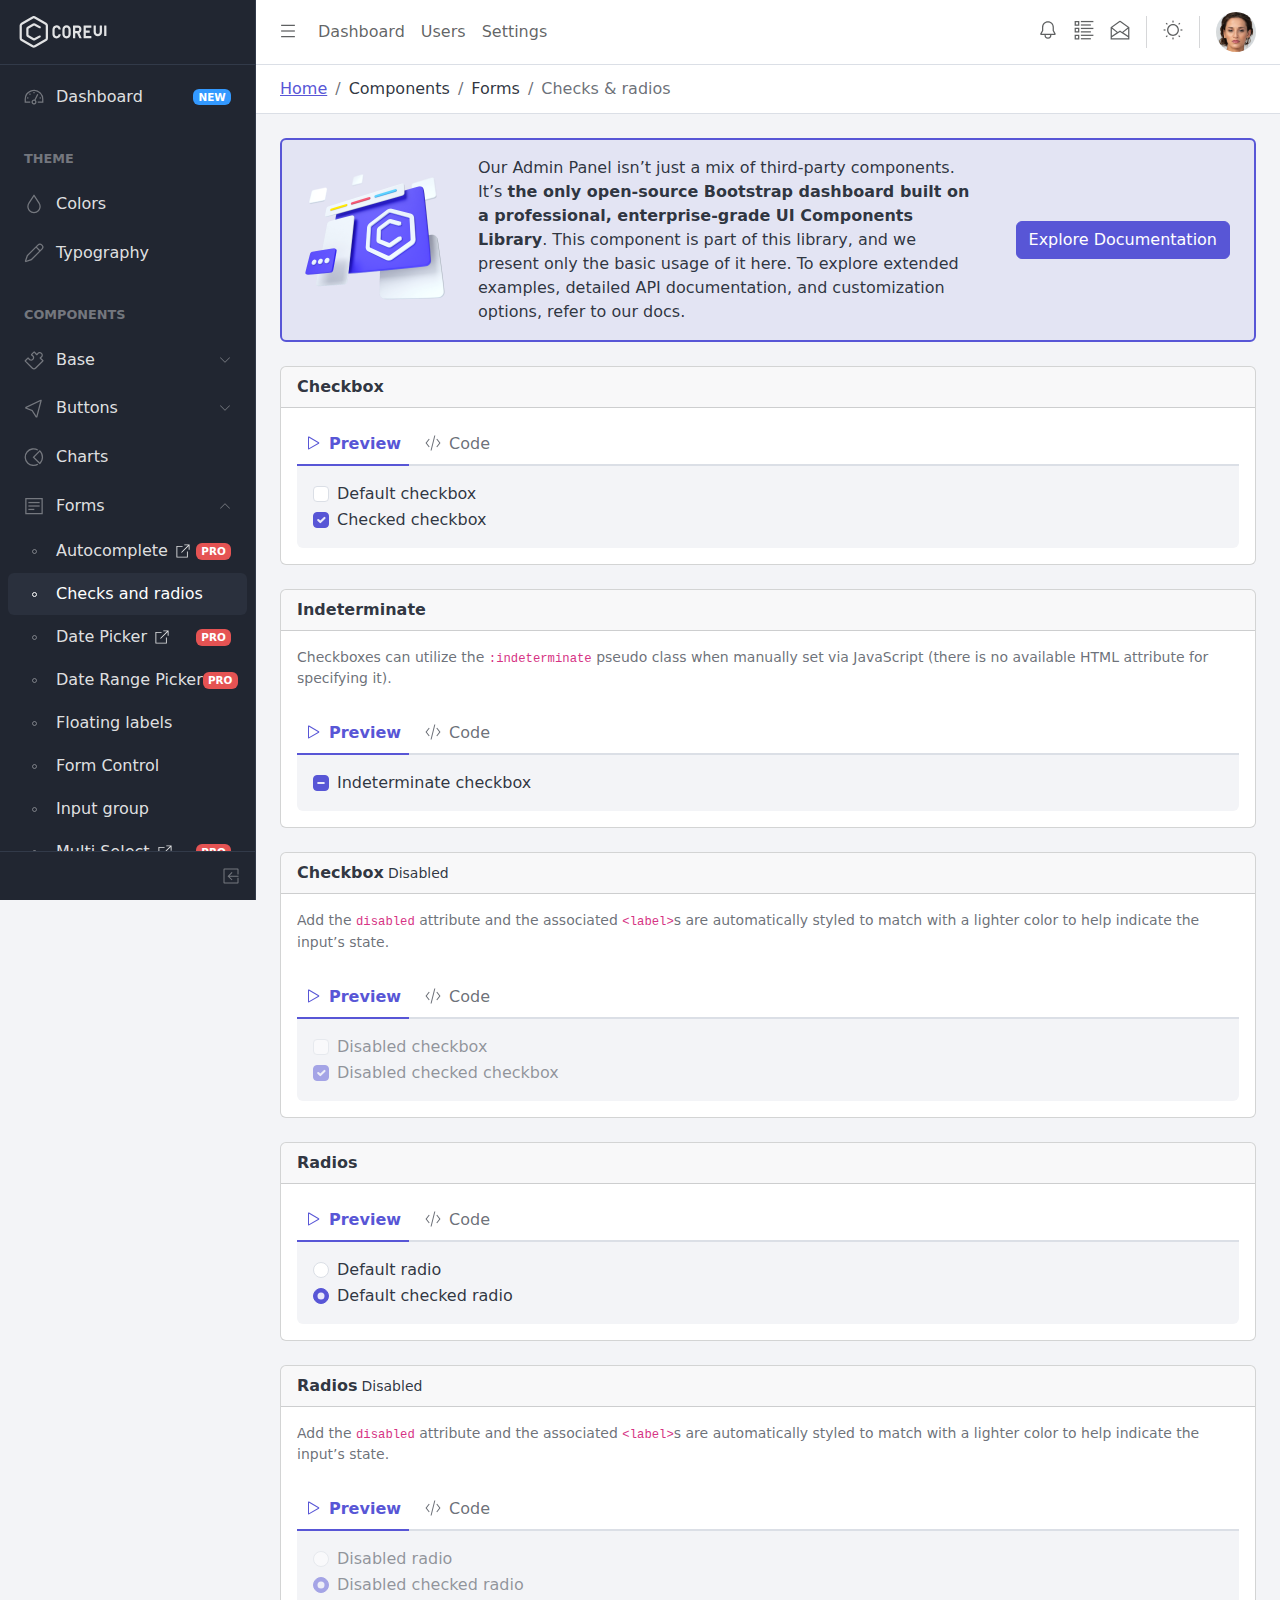
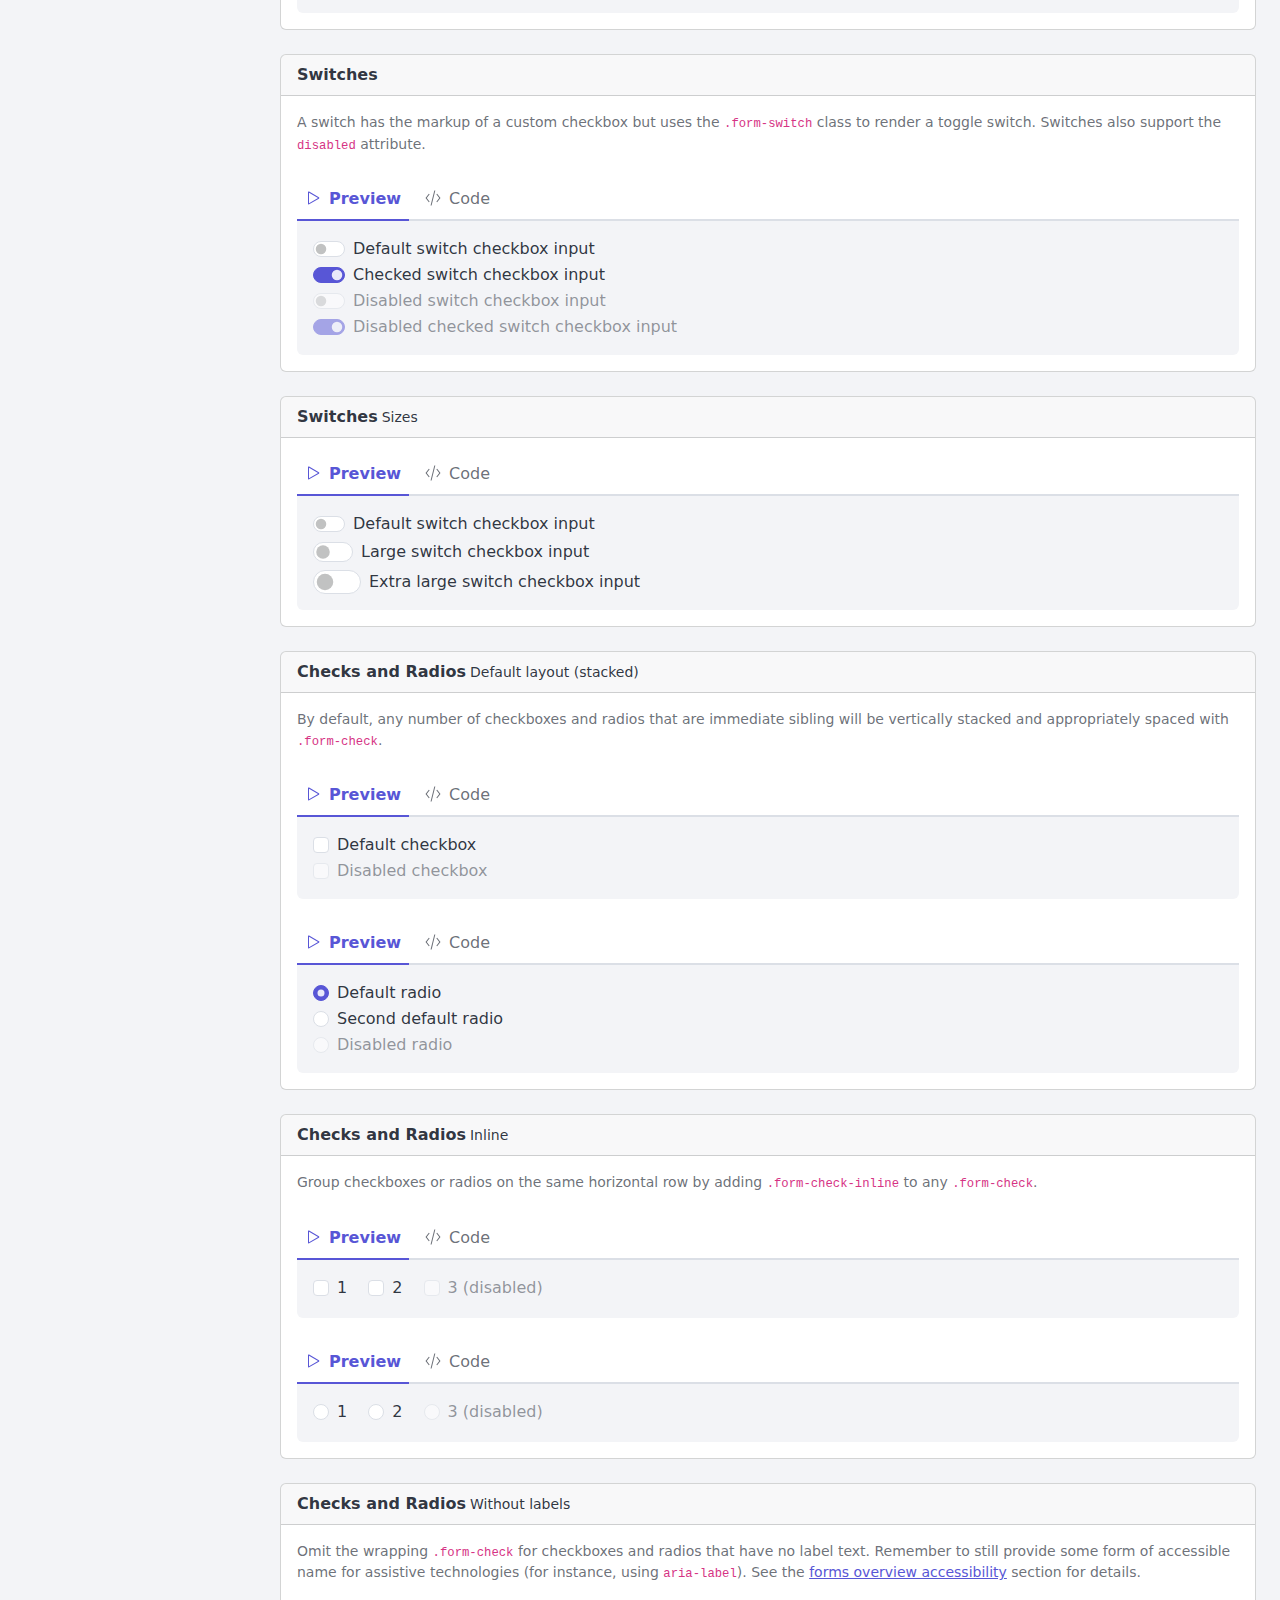
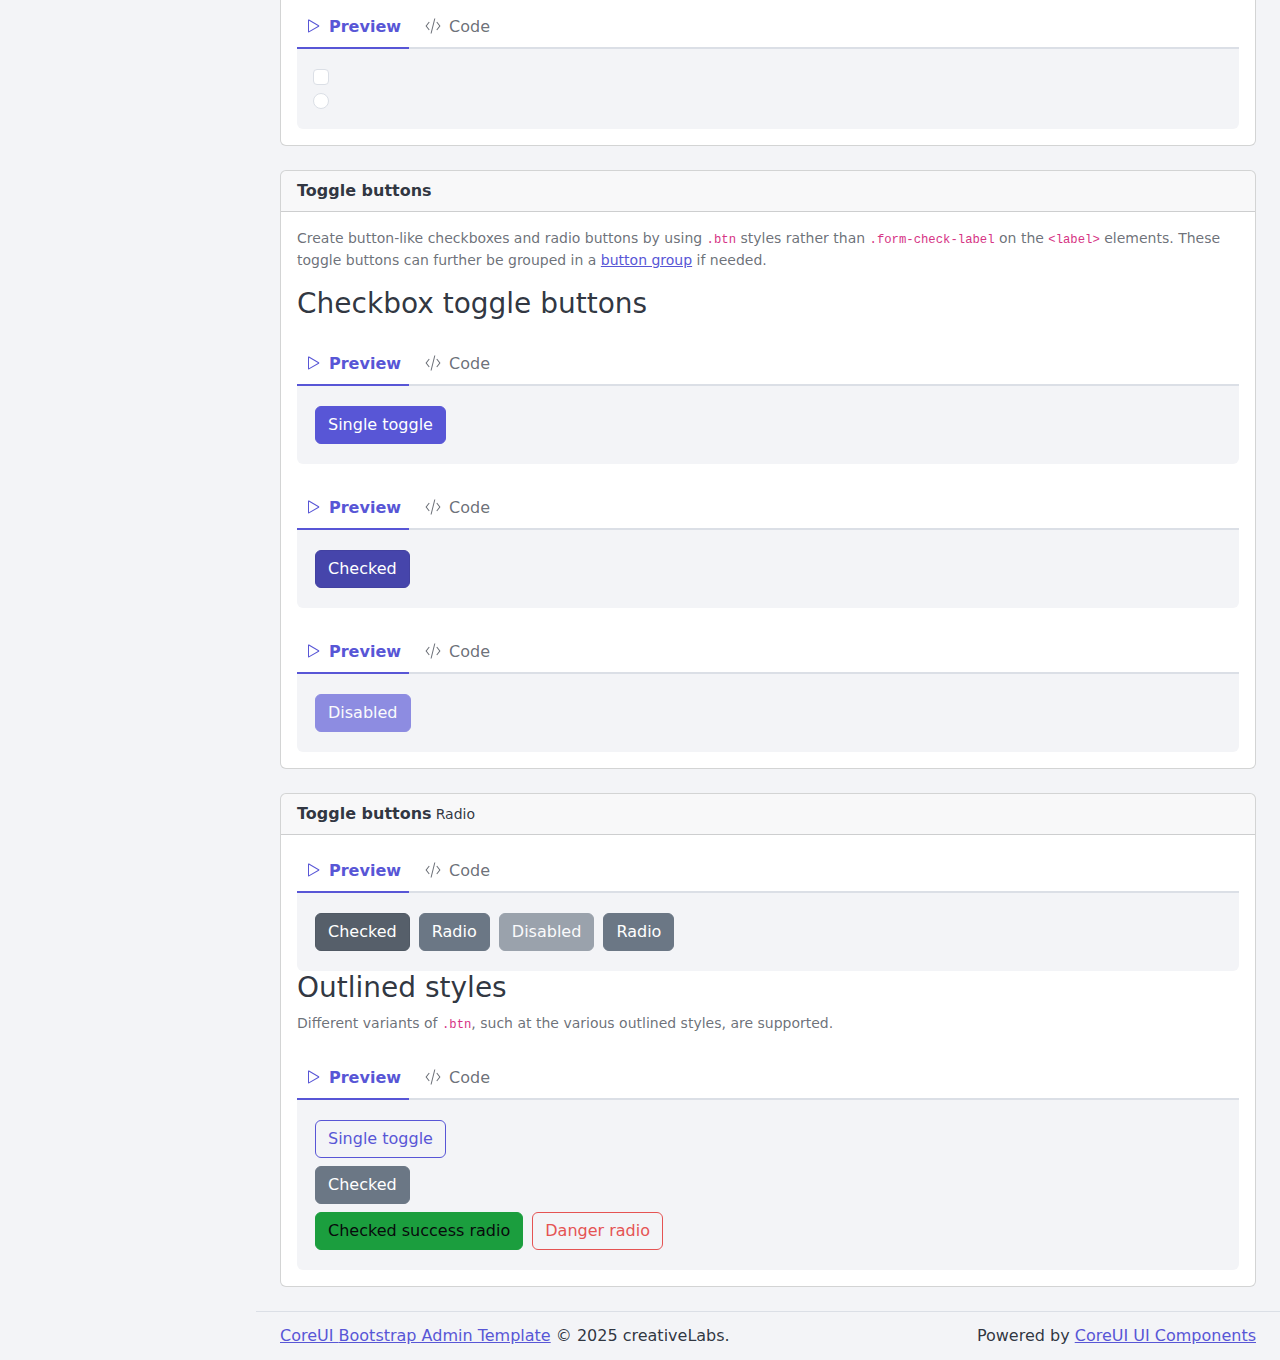
<file: src/main/resources/static/forms/checks-radios.html>
<!DOCTYPE html><!--
* CoreUI - Free Bootstrap Admin Template
* @version v5.3.0
* @link https://coreui.io/product/free-bootstrap-admin-template/
* Copyright (c) 2025 creativeLabs Łukasz Holeczek
* Licensed under MIT (https://github.com/coreui/coreui-free-bootstrap-admin-template/blob/main/LICENSE)
-->
<html lang="en">
  <head>
    <base href="./../">
    <meta charset="utf-8">
    <meta http-equiv="X-UA-Compatible" content="IE=edge">
    <meta name="viewport" content="width=device-width, initial-scale=1.0, shrink-to-fit=no">
    <meta name="description" content="CoreUI - Open Source Bootstrap Admin Template">
    <meta name="author" content="Łukasz Holeczek">
    <meta name="keyword" content="Bootstrap,Admin,Template,Open,Source,jQuery,CSS,HTML,RWD,Dashboard">
    <title>CoreUI Free Bootstrap Admin Template</title>
    <link rel="apple-touch-icon" sizes="57x57" href="assets/favicon/apple-icon-57x57.png">
    <link rel="apple-touch-icon" sizes="60x60" href="assets/favicon/apple-icon-60x60.png">
    <link rel="apple-touch-icon" sizes="72x72" href="assets/favicon/apple-icon-72x72.png">
    <link rel="apple-touch-icon" sizes="76x76" href="assets/favicon/apple-icon-76x76.png">
    <link rel="apple-touch-icon" sizes="114x114" href="assets/favicon/apple-icon-114x114.png">
    <link rel="apple-touch-icon" sizes="120x120" href="assets/favicon/apple-icon-120x120.png">
    <link rel="apple-touch-icon" sizes="144x144" href="assets/favicon/apple-icon-144x144.png">
    <link rel="apple-touch-icon" sizes="152x152" href="assets/favicon/apple-icon-152x152.png">
    <link rel="apple-touch-icon" sizes="180x180" href="assets/favicon/apple-icon-180x180.png">
    <link rel="icon" type="image/png" sizes="192x192" href="assets/favicon/android-icon-192x192.png">
    <link rel="icon" type="image/png" sizes="32x32" href="assets/favicon/favicon-32x32.png">
    <link rel="icon" type="image/png" sizes="96x96" href="assets/favicon/favicon-96x96.png">
    <link rel="icon" type="image/png" sizes="16x16" href="assets/favicon/favicon-16x16.png">
    <link rel="manifest" href="assets/favicon/manifest.json">
    <meta name="msapplication-TileColor" content="#ffffff">
    <meta name="msapplication-TileImage" content="assets/favicon/ms-icon-144x144.png">
    <meta name="theme-color" content="#ffffff">
    <!-- Vendors styles-->
    <link rel="stylesheet" href="vendors/simplebar/css/simplebar.css">
    <link rel="stylesheet" href="css/vendors/simplebar.css">
    <!-- Main styles for this application-->
    <link href="css/style.css" rel="stylesheet">
    <!-- We use those styles to show code examples, you should remove them in your application.-->
    <link href="css/examples.css" rel="stylesheet">
    <script src="js/config.js"></script>
    <script src="js/color-modes.js"></script>
    <link rel="canonical" href="https://coreui.io/bootstrap/docs/forms/checks-radios/">
  </head>
  <body>
    <div class="sidebar sidebar-dark sidebar-fixed border-end" id="sidebar">
      <div class="sidebar-header border-bottom">
        <div class="sidebar-brand">
          <svg class="sidebar-brand-full" width="88" height="32" alt="CoreUI Logo">
            <use xlink:href="assets/brand/coreui.svg#full"></use>
          </svg>
          <svg class="sidebar-brand-narrow" width="32" height="32" alt="CoreUI Logo">
            <use xlink:href="assets/brand/coreui.svg#signet"></use>
          </svg>
        </div>
        <button class="btn-close d-lg-none" type="button" data-coreui-theme="dark" aria-label="Close" onclick="coreui.Sidebar.getInstance(document.querySelector(&quot;#sidebar&quot;)).toggle()"></button>
      </div>
      <ul class="sidebar-nav" data-coreui="navigation" data-simplebar="">
        <li class="nav-item"><a class="nav-link" href="index.html">
            <svg class="nav-icon">
              <use xlink:href="vendors/@coreui/icons/svg/free.svg#cil-speedometer"></use>
            </svg> Dashboard<span class="badge badge-sm bg-info ms-auto">NEW</span></a></li>
        <li class="nav-title">Theme</li>
        <li class="nav-item"><a class="nav-link" href="colors.html">
            <svg class="nav-icon">
              <use xlink:href="vendors/@coreui/icons/svg/free.svg#cil-drop"></use>
            </svg> Colors</a></li>
        <li class="nav-item"><a class="nav-link" href="typography.html">
            <svg class="nav-icon">
              <use xlink:href="vendors/@coreui/icons/svg/free.svg#cil-pencil"></use>
            </svg> Typography</a></li>
        <li class="nav-title">Components</li>
        <li class="nav-group"><a class="nav-link nav-group-toggle" href="#">
            <svg class="nav-icon">
              <use xlink:href="vendors/@coreui/icons/svg/free.svg#cil-puzzle"></use>
            </svg> Base</a>
          <ul class="nav-group-items compact">
            <li class="nav-item"><a class="nav-link" href="base/accordion.html"><span class="nav-icon"><span class="nav-icon-bullet"></span></span> Accordion</a></li>
            <li class="nav-item"><a class="nav-link" href="base/breadcrumb.html"><span class="nav-icon"><span class="nav-icon-bullet"></span></span> Breadcrumb</a></li>
            <li class="nav-item"><a class="nav-link" href="https://coreui.io/bootstrap/docs/components/calendar/" target="_blank"><span class="nav-icon"><span class="nav-icon-bullet"></span></span> Calendar
                <svg class="icon icon-sm ms-2">
                  <use xlink:href="vendors/@coreui/icons/svg/free.svg#cil-external-link"></use>
                </svg><span class="badge badge-sm bg-danger ms-auto">PRO</span></a></li>
            <li class="nav-item"><a class="nav-link" href="base/cards.html"><span class="nav-icon"><span class="nav-icon-bullet"></span></span> Cards</a></li>
            <li class="nav-item"><a class="nav-link" href="base/carousel.html"><span class="nav-icon"><span class="nav-icon-bullet"></span></span> Carousel</a></li>
            <li class="nav-item"><a class="nav-link" href="base/collapse.html"><span class="nav-icon"><span class="nav-icon-bullet"></span></span> Collapse</a></li>
            <li class="nav-item"><a class="nav-link" href="base/list-group.html"><span class="nav-icon"><span class="nav-icon-bullet"></span></span> List group</a></li>
            <li class="nav-item"><a class="nav-link" href="base/navs-tabs.html"><span class="nav-icon"><span class="nav-icon-bullet"></span></span> Navs &amp; Tabs</a></li>
            <li class="nav-item"><a class="nav-link" href="base/pagination.html"><span class="nav-icon"><span class="nav-icon-bullet"></span></span> Pagination</a></li>
            <li class="nav-item"><a class="nav-link" href="base/placeholders.html"><span class="nav-icon"><span class="nav-icon-bullet"></span></span> Placeholders</a></li>
            <li class="nav-item"><a class="nav-link" href="base/popovers.html"><span class="nav-icon"><span class="nav-icon-bullet"></span></span> Popovers</a></li>
            <li class="nav-item"><a class="nav-link" href="base/progress.html"><span class="nav-icon"><span class="nav-icon-bullet"></span></span> Progress</a></li>
            <li class="nav-item"><a class="nav-link" href="base/spinners.html"><span class="nav-icon"><span class="nav-icon-bullet"></span></span> Spinners</a></li>
            <li class="nav-item"><a class="nav-link" href="base/tables.html"><span class="nav-icon"><span class="nav-icon-bullet"></span></span> Tables</a></li>
            <li class="nav-item"><a class="nav-link" href="base/tooltips.html"><span class="nav-icon"><span class="nav-icon-bullet"></span></span> Tooltips</a></li>
          </ul>
        </li>
        <li class="nav-group"><a class="nav-link nav-group-toggle" href="#">
            <svg class="nav-icon">
              <use xlink:href="vendors/@coreui/icons/svg/free.svg#cil-cursor"></use>
            </svg> Buttons</a>
          <ul class="nav-group-items compact">
            <li class="nav-item"><a class="nav-link" href="buttons/buttons.html"><span class="nav-icon"><span class="nav-icon-bullet"></span></span> Buttons</a></li>
            <li class="nav-item"><a class="nav-link" href="buttons/button-group.html"><span class="nav-icon"><span class="nav-icon-bullet"></span></span> Buttons Group</a></li>
            <li class="nav-item"><a class="nav-link" href="buttons/dropdowns.html"><span class="nav-icon"><span class="nav-icon-bullet"></span></span> Dropdowns</a></li>
            <li class="nav-item"><a class="nav-link" href="https://coreui.io/bootstrap/docs/components/loading-buttons/" target="_blank"><span class="nav-icon"><span class="nav-icon-bullet"></span></span> Loading Buttons
                <svg class="icon icon-sm ms-2">
                  <use xlink:href="vendors/@coreui/icons/svg/free.svg#cil-external-link"></use>
                </svg><span class="badge badge-sm bg-danger ms-auto">PRO</span></a></li>
          </ul>
        </li>
        <li class="nav-item"><a class="nav-link" href="charts.html">
            <svg class="nav-icon">
              <use xlink:href="vendors/@coreui/icons/svg/free.svg#cil-chart-pie"></use>
            </svg> Charts</a></li>
        <li class="nav-group"><a class="nav-link nav-group-toggle" href="#">
            <svg class="nav-icon">
              <use xlink:href="vendors/@coreui/icons/svg/free.svg#cil-notes"></use>
            </svg> Forms</a>
          <ul class="nav-group-items compact">
            <li class="nav-item"><a class="nav-link" href="https://coreui.io/bootstrap/docs/forms/autocomplete/" target="_blank"><span class="nav-icon"><span class="nav-icon-bullet"></span></span> Autocomplete
                <svg class="icon icon-sm ms-2">
                  <use xlink:href="vendors/@coreui/icons/svg/free.svg#cil-external-link"></use>
                </svg><span class="badge badge-sm bg-danger ms-auto">PRO</span></a></li>
            <li class="nav-item"><a class="nav-link" href="forms/checks-radios.html"><span class="nav-icon"><span class="nav-icon-bullet"></span></span> Checks and radios</a></li>
            <li class="nav-item"><a class="nav-link" href="https://coreui.io/bootstrap/docs/forms/date-picker/" target="_blank"><span class="nav-icon"><span class="nav-icon-bullet"></span></span> Date Picker
                <svg class="icon icon-sm ms-2">
                  <use xlink:href="vendors/@coreui/icons/svg/free.svg#cil-external-link"></use>
                </svg><span class="badge badge-sm bg-danger ms-auto">PRO</span></a></li>
            <li class="nav-item"><a class="nav-link" href="https://coreui.io/bootstrap/docs/forms/date-range-picker/" target="_blank"><span class="nav-icon"><span class="nav-icon-bullet"></span></span> Date Range Picker<span class="badge badge-sm bg-danger ms-auto">PRO</span></a></li>
            <li class="nav-item"><a class="nav-link" href="forms/floating-labels.html"><span class="nav-icon"><span class="nav-icon-bullet"></span></span> Floating labels</a></li>
            <li class="nav-item"><a class="nav-link" href="forms/form-control.html"><span class="nav-icon"><span class="nav-icon-bullet"></span></span> Form Control</a></li>
            <li class="nav-item"><a class="nav-link" href="forms/input-group.html"><span class="nav-icon"><span class="nav-icon-bullet"></span></span> Input group</a></li>
            <li class="nav-item"><a class="nav-link" href="https://coreui.io/bootstrap/docs/forms/multi-select/" target="_blank"><span class="nav-icon"><span class="nav-icon-bullet"></span></span> Multi Select
                <svg class="icon icon-sm ms-2">
                  <use xlink:href="vendors/@coreui/icons/svg/free.svg#cil-external-link"></use>
                </svg><span class="badge badge-sm bg-danger ms-auto">PRO</span></a></li>
            <li class="nav-item"><a class="nav-link" href="forms/range.html"><span class="nav-icon"><span class="nav-icon-bullet"></span></span> Range</a></li>
            <li class="nav-item"><a class="nav-link" href="https://coreui.io/bootstrap/docs/forms/range-slider/" target="_blank"><span class="nav-icon"><span class="nav-icon-bullet"></span></span> Range Slider
                <svg class="icon icon-sm ms-2">
                  <use xlink:href="vendors/@coreui/icons/svg/free.svg#cil-external-link"></use>
                </svg><span class="badge badge-sm bg-danger ms-auto">PRO</span></a></li>
            <li class="nav-item"><a class="nav-link" href="https://coreui.io/bootstrap/docs/forms/rating/" target="_blank"><span class="nav-icon"><span class="nav-icon-bullet"></span></span> Rating
                <svg class="icon icon-sm ms-2">
                  <use xlink:href="vendors/@coreui/icons/svg/free.svg#cil-external-link"></use>
                </svg><span class="badge badge-sm bg-danger ms-auto">PRO</span></a></li>
            <li class="nav-item"><a class="nav-link" href="forms/select.html"><span class="nav-icon"><span class="nav-icon-bullet"></span></span> Select</a></li>
            <li class="nav-item"><a class="nav-link" href="https://coreui.io/bootstrap/docs/forms/time-picker/" target="_blank"><span class="nav-icon"><span class="nav-icon-bullet"></span></span> Time Picker
                <svg class="icon icon-sm ms-2">
                  <use xlink:href="vendors/@coreui/icons/svg/free.svg#cil-external-link"></use>
                </svg><span class="badge badge-sm bg-danger ms-auto">PRO</span></a></li>
            <li class="nav-item"><a class="nav-link" href="forms/layout.html"><span class="nav-icon"><span class="nav-icon-bullet"></span></span> Layout</a></li>
            <li class="nav-item"><a class="nav-link" href="forms/validation.html"><span class="nav-icon"><span class="nav-icon-bullet"></span></span> Validation</a></li>
          </ul>
        </li>
        <li class="nav-group"><a class="nav-link nav-group-toggle" href="#">
            <svg class="nav-icon">
              <use xlink:href="vendors/@coreui/icons/svg/free.svg#cil-star"></use>
            </svg> Icons</a>
          <ul class="nav-group-items compact">
            <li class="nav-item"><a class="nav-link" href="icons/coreui-icons-free.html"><span class="nav-icon"><span class="nav-icon-bullet"></span></span> CoreUI Icons<span class="badge badge-sm bg-success ms-auto">Free</span></a></li>
            <li class="nav-item"><a class="nav-link" href="icons/coreui-icons-brand.html"><span class="nav-icon"><span class="nav-icon-bullet"></span></span> CoreUI Icons - Brand</a></li>
            <li class="nav-item"><a class="nav-link" href="icons/coreui-icons-flag.html"><span class="nav-icon"><span class="nav-icon-bullet"></span></span> CoreUI Icons - Flag</a></li>
          </ul>
        </li>
        <li class="nav-group"><a class="nav-link nav-group-toggle" href="#">
            <svg class="nav-icon">
              <use xlink:href="vendors/@coreui/icons/svg/free.svg#cil-bell"></use>
            </svg> Notifications</a>
          <ul class="nav-group-items compact">
            <li class="nav-item"><a class="nav-link" href="notifications/alerts.html"><span class="nav-icon"><span class="nav-icon-bullet"></span></span> Alerts</a></li>
            <li class="nav-item"><a class="nav-link" href="notifications/badge.html"><span class="nav-icon"><span class="nav-icon-bullet"></span></span> Badge</a></li>
            <li class="nav-item"><a class="nav-link" href="notifications/modals.html"><span class="nav-icon"><span class="nav-icon-bullet"></span></span> Modals</a></li>
            <li class="nav-item"><a class="nav-link" href="notifications/toasts.html"><span class="nav-icon"><span class="nav-icon-bullet"></span></span> Toasts</a></li>
          </ul>
        </li>
        <li class="nav-item"><a class="nav-link" href="widgets.html">
            <svg class="nav-icon">
              <use xlink:href="vendors/@coreui/icons/svg/free.svg#cil-calculator"></use>
            </svg> Widgets<span class="badge badge-sm bg-info ms-auto">NEW</span></a></li>
        <li class="nav-divider"></li>
        <li class="nav-title">Extras</li>
        <li class="nav-group"><a class="nav-link nav-group-toggle" href="#">
            <svg class="nav-icon">
              <use xlink:href="vendors/@coreui/icons/svg/free.svg#cil-star"></use>
            </svg> Pages</a>
          <ul class="nav-group-items compact">
            <li class="nav-item"><a class="nav-link" href="login.html" target="_top">
                <svg class="nav-icon">
                  <use xlink:href="vendors/@coreui/icons/svg/free.svg#cil-account-logout"></use>
                </svg> Login</a></li>
            <li class="nav-item"><a class="nav-link" href="register.html" target="_top">
                <svg class="nav-icon">
                  <use xlink:href="vendors/@coreui/icons/svg/free.svg#cil-account-logout"></use>
                </svg> Register</a></li>
            <li class="nav-item"><a class="nav-link" href="404.html" target="_top">
                <svg class="nav-icon">
                  <use xlink:href="vendors/@coreui/icons/svg/free.svg#cil-bug"></use>
                </svg> Error 404</a></li>
            <li class="nav-item"><a class="nav-link" href="500.html" target="_top">
                <svg class="nav-icon">
                  <use xlink:href="vendors/@coreui/icons/svg/free.svg#cil-bug"></use>
                </svg> Error 500</a></li>
          </ul>
        </li>
        <li class="nav-item mt-auto"><a class="nav-link" href="https://coreui.io/bootstrap/docs/templates/installation/" target="_blank">
            <svg class="nav-icon">
              <use xlink:href="vendors/@coreui/icons/svg/free.svg#cil-description"></use>
            </svg> Docs</a></li>
        <li class="nav-item"><a class="nav-link text-primary fw-semibold" href="https://coreui.io/product/bootstrap-dashboard-template/" target="_top">
            <svg class="nav-icon text-primary">
              <use xlink:href="vendors/@coreui/icons/svg/free.svg#cil-layers"></use>
            </svg> Try CoreUI PRO</a></li>
      </ul>
      <div class="sidebar-footer border-top d-none d-md-flex">
        <button class="sidebar-toggler" type="button" data-coreui-toggle="unfoldable"></button>
      </div>
    </div>
    <div class="wrapper d-flex flex-column min-vh-100">
      <header class="header header-sticky p-0 mb-4">
        <div class="container-fluid border-bottom px-4">
          <button class="header-toggler" type="button" onclick="coreui.Sidebar.getInstance(document.querySelector('#sidebar')).toggle()" style="margin-inline-start: -14px;">
            <svg class="icon icon-lg">
              <use xlink:href="vendors/@coreui/icons/svg/free.svg#cil-menu"></use>
            </svg>
          </button>
          <ul class="header-nav d-none d-lg-flex">
            <li class="nav-item"><a class="nav-link" href="#">Dashboard</a></li>
            <li class="nav-item"><a class="nav-link" href="#">Users</a></li>
            <li class="nav-item"><a class="nav-link" href="#">Settings</a></li>
          </ul>
          <ul class="header-nav ms-auto">
            <li class="nav-item"><a class="nav-link" href="#">
                <svg class="icon icon-lg">
                  <use xlink:href="vendors/@coreui/icons/svg/free.svg#cil-bell"></use>
                </svg></a></li>
            <li class="nav-item"><a class="nav-link" href="#">
                <svg class="icon icon-lg">
                  <use xlink:href="vendors/@coreui/icons/svg/free.svg#cil-list-rich"></use>
                </svg></a></li>
            <li class="nav-item"><a class="nav-link" href="#">
                <svg class="icon icon-lg">
                  <use xlink:href="vendors/@coreui/icons/svg/free.svg#cil-envelope-open"></use>
                </svg></a></li>
          </ul>
          <ul class="header-nav">
            <li class="nav-item py-1">
              <div class="vr h-100 mx-2 text-body text-opacity-75"></div>
            </li>
            <li class="nav-item dropdown">
              <button class="btn btn-link nav-link py-2 px-2 d-flex align-items-center" type="button" aria-expanded="false" data-coreui-toggle="dropdown">
                <svg class="icon icon-lg theme-icon-active">
                  <use xlink:href="vendors/@coreui/icons/svg/free.svg#cil-contrast"></use>
                </svg>
              </button>
              <ul class="dropdown-menu dropdown-menu-end" style="--cui-dropdown-min-width: 8rem;">
                <li>
                  <button class="dropdown-item d-flex align-items-center" type="button" data-coreui-theme-value="light">
                    <svg class="icon icon-lg me-3">
                      <use xlink:href="vendors/@coreui/icons/svg/free.svg#cil-sun"></use>
                    </svg>Light
                  </button>
                </li>
                <li>
                  <button class="dropdown-item d-flex align-items-center" type="button" data-coreui-theme-value="dark">
                    <svg class="icon icon-lg me-3">
                      <use xlink:href="vendors/@coreui/icons/svg/free.svg#cil-moon"></use>
                    </svg>Dark
                  </button>
                </li>
                <li>
                  <button class="dropdown-item d-flex align-items-center active" type="button" data-coreui-theme-value="auto">
                    <svg class="icon icon-lg me-3">
                      <use xlink:href="vendors/@coreui/icons/svg/free.svg#cil-contrast"></use>
                    </svg>Auto
                  </button>
                </li>
              </ul>
            </li>
            <li class="nav-item py-1">
              <div class="vr h-100 mx-2 text-body text-opacity-75"></div>
            </li>
            <li class="nav-item dropdown"><a class="nav-link py-0 pe-0" data-coreui-toggle="dropdown" href="#" role="button" aria-haspopup="true" aria-expanded="false">
                <div class="avatar avatar-md"><img class="avatar-img" src="assets/img/avatars/8.jpg" alt="user@email.com"></div>
              </a>
              <div class="dropdown-menu dropdown-menu-end pt-0">
                <div class="dropdown-header bg-body-tertiary text-body-secondary fw-semibold rounded-top mb-2">Account</div><a class="dropdown-item" href="#">
                  <svg class="icon me-2">
                    <use xlink:href="vendors/@coreui/icons/svg/free.svg#cil-bell"></use>
                  </svg> Updates<span class="badge badge-sm bg-info ms-2">42</span></a><a class="dropdown-item" href="#">
                  <svg class="icon me-2">
                    <use xlink:href="vendors/@coreui/icons/svg/free.svg#cil-envelope-open"></use>
                  </svg> Messages<span class="badge badge-sm bg-success ms-2">42</span></a><a class="dropdown-item" href="#">
                  <svg class="icon me-2">
                    <use xlink:href="vendors/@coreui/icons/svg/free.svg#cil-task"></use>
                  </svg> Tasks<span class="badge badge-sm bg-danger ms-2">42</span></a><a class="dropdown-item" href="#">
                  <svg class="icon me-2">
                    <use xlink:href="vendors/@coreui/icons/svg/free.svg#cil-comment-square"></use>
                  </svg> Comments<span class="badge badge-sm bg-warning ms-2">42</span></a>
                <div class="dropdown-header bg-body-tertiary text-body-secondary fw-semibold my-2">
                  <div class="fw-semibold">Settings</div>
                </div><a class="dropdown-item" href="#">
                  <svg class="icon me-2">
                    <use xlink:href="vendors/@coreui/icons/svg/free.svg#cil-user"></use>
                  </svg> Profile</a><a class="dropdown-item" href="#">
                  <svg class="icon me-2">
                    <use xlink:href="vendors/@coreui/icons/svg/free.svg#cil-settings"></use>
                  </svg> Settings</a><a class="dropdown-item" href="#">
                  <svg class="icon me-2">
                    <use xlink:href="vendors/@coreui/icons/svg/free.svg#cil-credit-card"></use>
                  </svg> Payments<span class="badge badge-sm bg-secondary ms-2">42</span></a><a class="dropdown-item" href="#">
                  <svg class="icon me-2">
                    <use xlink:href="vendors/@coreui/icons/svg/free.svg#cil-file"></use>
                  </svg> Projects<span class="badge badge-sm bg-primary ms-2">42</span></a>
                <div class="dropdown-divider"></div><a class="dropdown-item" href="#">
                  <svg class="icon me-2">
                    <use xlink:href="vendors/@coreui/icons/svg/free.svg#cil-lock-locked"></use>
                  </svg> Lock Account</a><a class="dropdown-item" href="#">
                  <svg class="icon me-2">
                    <use xlink:href="vendors/@coreui/icons/svg/free.svg#cil-account-logout"></use>
                  </svg> Logout</a>
              </div>
            </li>
          </ul>
        </div>
        <div class="container-fluid px-4">
          <nav aria-label="breadcrumb">
            <ol class="breadcrumb my-0">
              <li class="breadcrumb-item"><a href="#">Home</a>
              </li>
              <li class="breadcrumb-item"><span>Components</span>
              </li>
              <li class="breadcrumb-item"><span>Forms</span>
              </li>
              <li class="breadcrumb-item active"><span>Checks &amp; radios</span>
              </li>
            </ol>
          </nav>
        </div>
      </header>
      <div class="body flex-grow-1">
        <div class="container-lg px-4">
          <div class="bg-primary bg-opacity-10 border border-2 border-primary rounded mb-4">
            <div class="row d-flex align-items-center p-3 px-xl-4 flex-xl-nowrap">
              <div class="col-xl-auto col-12 d-none d-xl-block p-0"><img class="img-fluid" src="assets/img/components.webp" width="160px" height="160px" alt="CoreUI PRO hexagon"></div>
              <div class="col-md col-12 px-lg-4">
                Our Admin Panel isn’t just a mix of third-party components. It’s <strong>the only open-source Bootstrap dashboard built on a professional, enterprise-grade UI Components Library</strong>.
                This component is part of this library, and we present only the basic usage of it here. To explore extended examples, detailed API documentation, and customization options, refer to our docs.
              </div>
              <div class="col-md-auto col-12 mt-3 mt-lg-0"><a class="btn btn-primary text-nowrap text-white" href="https://coreui.io/bootstrap/docs/forms/checks-radios/" target="_blank" rel="noopener noreferrer">Explore Documentation</a></div>
            </div>
          </div>
          <div class="row">
            <div class="col-12">
              <div class="card mb-4">
                <div class="card-header"><strong>Checkbox</strong></div>
                <div class="card-body">
                  <div class="example">
                    <ul class="nav nav-underline-border" role="tablist">
                      <li class="nav-item"><a class="nav-link active" data-coreui-toggle="tab" href="#preview-1000" role="tab">
                          <svg class="icon me-2">
                            <use xlink:href="vendors/@coreui/icons/svg/free.svg#cil-media-play"></use>
                          </svg>Preview</a></li>
                      <li class="nav-item"><a class="nav-link" href="https://coreui.io/bootstrap/docs/forms/checks-radios/#checks" target="_blank">
                          <svg class="icon me-2">
                            <use xlink:href="vendors/@coreui/icons/svg/free.svg#cil-code"></use>
                          </svg>Code</a></li>
                    </ul>
                    <div class="tab-content rounded-bottom">
                      <div class="tab-pane p-3 active preview" role="tabpanel" id="preview-1000">
                        <div class="form-check">
                          <input class="form-check-input" id="flexCheckDefault" type="checkbox">
                          <label class="form-check-label" for="flexCheckDefault">Default checkbox</label>
                        </div>
                        <div class="form-check">
                          <input class="form-check-input" id="flexCheckChecked" type="checkbox" checked="">
                          <label class="form-check-label" for="flexCheckChecked">Checked checkbox</label>
                        </div>
                      </div>
                    </div>
                  </div>
                </div>
              </div>
            </div>
            <div class="col-12">
              <div class="card mb-4">
                <div class="card-header"><strong>Indeterminate</strong></div>
                <div class="card-body">
                  <p class="text-body-secondary small">Checkboxes can utilize the <code>:indeterminate</code> pseudo class when manually set via JavaScript (there is no available HTML attribute for specifying it).</p>
                  <div class="example">
                    <ul class="nav nav-underline-border" role="tablist">
                      <li class="nav-item"><a class="nav-link active" data-coreui-toggle="tab" href="#preview-1001" role="tab">
                          <svg class="icon me-2">
                            <use xlink:href="vendors/@coreui/icons/svg/free.svg#cil-media-play"></use>
                          </svg>Preview</a></li>
                      <li class="nav-item"><a class="nav-link" href="https://coreui.io/bootstrap/docs/forms/checks-radios/#indeterminate" target="_blank">
                          <svg class="icon me-2">
                            <use xlink:href="vendors/@coreui/icons/svg/free.svg#cil-code"></use>
                          </svg>Code</a></li>
                    </ul>
                    <div class="tab-content rounded-bottom">
                      <div class="tab-pane p-3 active preview" role="tabpanel" id="preview-1001">
                        <div class="form-check form-example-indeterminate">
                          <input class="form-check-input" id="flexCheckIndeterminate" type="checkbox">
                          <label class="form-check-label" for="flexCheckIndeterminate">Indeterminate checkbox</label>
                        </div>
                      </div>
                    </div>
                  </div>
                </div>
              </div>
            </div>
            <div class="col-12">
              <div class="card mb-4">
                <div class="card-header"><strong>Checkbox</strong><span class="small ms-1">Disabled</span></div>
                <div class="card-body">
                  <p class="text-body-secondary small">Add the <code>disabled</code> attribute and the associated <code>&lt;label&gt;</code>s are automatically styled to match with a lighter color to help indicate the input’s state.</p>
                  <div class="example">
                    <ul class="nav nav-underline-border" role="tablist">
                      <li class="nav-item"><a class="nav-link active" data-coreui-toggle="tab" href="#preview-1002" role="tab">
                          <svg class="icon me-2">
                            <use xlink:href="vendors/@coreui/icons/svg/free.svg#cil-media-play"></use>
                          </svg>Preview</a></li>
                      <li class="nav-item"><a class="nav-link" href="https://coreui.io/bootstrap/docs/forms/checks-radios/#disabled" target="_blank">
                          <svg class="icon me-2">
                            <use xlink:href="vendors/@coreui/icons/svg/free.svg#cil-code"></use>
                          </svg>Code</a></li>
                    </ul>
                    <div class="tab-content rounded-bottom">
                      <div class="tab-pane p-3 active preview" role="tabpanel" id="preview-1002">
                        <div class="form-check">
                          <input class="form-check-input" id="flexCheckDisabled" type="checkbox" disabled="">
                          <label class="form-check-label" for="flexCheckDisabled">Disabled checkbox</label>
                        </div>
                        <div class="form-check">
                          <input class="form-check-input" id="flexCheckCheckedDisabled" type="checkbox" checked="" disabled="">
                          <label class="form-check-label" for="flexCheckCheckedDisabled">Disabled checked checkbox</label>
                        </div>
                      </div>
                    </div>
                  </div>
                </div>
              </div>
            </div>
          </div>
          <div class="row">
            <div class="col-12">
              <div class="card mb-4">
                <div class="card-header"><strong>Radios</strong></div>
                <div class="card-body">
                  <div class="example">
                    <ul class="nav nav-underline-border" role="tablist">
                      <li class="nav-item"><a class="nav-link active" data-coreui-toggle="tab" href="#preview-1003" role="tab">
                          <svg class="icon me-2">
                            <use xlink:href="vendors/@coreui/icons/svg/free.svg#cil-media-play"></use>
                          </svg>Preview</a></li>
                      <li class="nav-item"><a class="nav-link" href="https://coreui.io/bootstrap/docs/forms/checks-radios/#radios" target="_blank">
                          <svg class="icon me-2">
                            <use xlink:href="vendors/@coreui/icons/svg/free.svg#cil-code"></use>
                          </svg>Code</a></li>
                    </ul>
                    <div class="tab-content rounded-bottom">
                      <div class="tab-pane p-3 active preview" role="tabpanel" id="preview-1003">
                        <div class="form-check">
                          <input class="form-check-input" id="flexRadioDefault1" type="radio" name="flexRadioDefault">
                          <label class="form-check-label" for="flexRadioDefault1">Default radio</label>
                        </div>
                        <div class="form-check">
                          <input class="form-check-input" id="flexRadioDefault2" type="radio" name="flexRadioDefault" checked="">
                          <label class="form-check-label" for="flexRadioDefault2">Default checked radio</label>
                        </div>
                      </div>
                    </div>
                  </div>
                </div>
              </div>
            </div>
            <div class="col-12">
              <div class="card mb-4">
                <div class="card-header"><strong>Radios</strong><span class="small ms-1">Disabled</span></div>
                <div class="card-body">
                  <p class="text-body-secondary small">Add the <code>disabled</code> attribute and the associated <code>&lt;label&gt;</code>s are automatically styled to match with a lighter color to help indicate the input’s state.</p>
                  <div class="example">
                    <ul class="nav nav-underline-border" role="tablist">
                      <li class="nav-item"><a class="nav-link active" data-coreui-toggle="tab" href="#preview-1004" role="tab">
                          <svg class="icon me-2">
                            <use xlink:href="vendors/@coreui/icons/svg/free.svg#cil-media-play"></use>
                          </svg>Preview</a></li>
                      <li class="nav-item"><a class="nav-link" href="https://coreui.io/bootstrap/docs/forms/checks-radios/#disabled-1" target="_blank">
                          <svg class="icon me-2">
                            <use xlink:href="vendors/@coreui/icons/svg/free.svg#cil-code"></use>
                          </svg>Code</a></li>
                    </ul>
                    <div class="tab-content rounded-bottom">
                      <div class="tab-pane p-3 active preview" role="tabpanel" id="preview-1004">
                        <div class="form-check">
                          <input class="form-check-input" id="flexRadioDisabled" type="radio" name="flexRadioDisabled" disabled="">
                          <label class="form-check-label" for="flexRadioDisabled">Disabled radio</label>
                        </div>
                        <div class="form-check">
                          <input class="form-check-input" id="flexRadioCheckedDisabled" type="radio" name="flexRadioDisabled" checked="" disabled="">
                          <label class="form-check-label" for="flexRadioCheckedDisabled">Disabled checked radio</label>
                        </div>
                      </div>
                    </div>
                  </div>
                </div>
              </div>
            </div>
          </div>
          <div class="row">
            <div class="col-12">
              <div class="card mb-4">
                <div class="card-header"><strong>Switches</strong></div>
                <div class="card-body">
                  <p class="text-body-secondary small">A switch has the markup of a custom checkbox but uses the <code>.form-switch</code> class to render a toggle switch. Switches also support the <code>disabled</code> attribute.</p>
                  <div class="example">
                    <ul class="nav nav-underline-border" role="tablist">
                      <li class="nav-item"><a class="nav-link active" data-coreui-toggle="tab" href="#preview-1005" role="tab">
                          <svg class="icon me-2">
                            <use xlink:href="vendors/@coreui/icons/svg/free.svg#cil-media-play"></use>
                          </svg>Preview</a></li>
                      <li class="nav-item"><a class="nav-link" href="https://coreui.io/bootstrap/docs/forms/checks-radios/#switches" target="_blank">
                          <svg class="icon me-2">
                            <use xlink:href="vendors/@coreui/icons/svg/free.svg#cil-code"></use>
                          </svg>Code</a></li>
                    </ul>
                    <div class="tab-content rounded-bottom">
                      <div class="tab-pane p-3 active preview" role="tabpanel" id="preview-1005">
                        <div class="form-check form-switch">
                          <input class="form-check-input" id="flexSwitchCheckDefault" type="checkbox">
                          <label class="form-check-label" for="flexSwitchCheckDefault">Default switch checkbox input</label>
                        </div>
                        <div class="form-check form-switch">
                          <input class="form-check-input" id="flexSwitchCheckChecked" type="checkbox" checked="">
                          <label class="form-check-label" for="flexSwitchCheckChecked">Checked switch checkbox input</label>
                        </div>
                        <div class="form-check form-switch">
                          <input class="form-check-input" id="flexSwitchCheckDisabled" type="checkbox" disabled="">
                          <label class="form-check-label" for="flexSwitchCheckDisabled">Disabled switch checkbox input</label>
                        </div>
                        <div class="form-check form-switch">
                          <input class="form-check-input" id="flexSwitchCheckCheckedDisabled" type="checkbox" checked="" disabled="">
                          <label class="form-check-label" for="flexSwitchCheckCheckedDisabled">Disabled checked switch checkbox input</label>
                        </div>
                      </div>
                    </div>
                  </div>
                </div>
              </div>
            </div>
            <div class="col-12">
              <div class="card mb-4">
                <div class="card-header"><strong>Switches</strong><span class="small ms-1">Sizes</span></div>
                <div class="card-body">
                  <div class="example">
                    <ul class="nav nav-underline-border" role="tablist">
                      <li class="nav-item"><a class="nav-link active" data-coreui-toggle="tab" href="#preview-1006" role="tab">
                          <svg class="icon me-2">
                            <use xlink:href="vendors/@coreui/icons/svg/free.svg#cil-media-play"></use>
                          </svg>Preview</a></li>
                      <li class="nav-item"><a class="nav-link" href="https://coreui.io/bootstrap/docs/forms/checks-radios/#sizes" target="_blank">
                          <svg class="icon me-2">
                            <use xlink:href="vendors/@coreui/icons/svg/free.svg#cil-code"></use>
                          </svg>Code</a></li>
                    </ul>
                    <div class="tab-content rounded-bottom">
                      <div class="tab-pane p-3 active preview" role="tabpanel" id="preview-1006">
                        <div class="form-check form-switch">
                          <input class="form-check-input" id="flexSwitchCheckDefault" type="checkbox">
                          <label class="form-check-label" for="flexSwitchCheckDefault">Default switch checkbox input</label>
                        </div>
                        <div class="form-check form-switch form-switch-lg">
                          <input class="form-check-input" id="flexSwitchCheckDefaultLg" type="checkbox">
                          <label class="form-check-label" for="flexSwitchCheckDefaultLg">Large switch checkbox input</label>
                        </div>
                        <div class="form-check form-switch form-switch-xl">
                          <input class="form-check-input" id="flexSwitchCheckDefaultXl" type="checkbox">
                          <label class="form-check-label" for="flexSwitchCheckDefaultXl">Extra large switch checkbox input</label>
                        </div>
                      </div>
                    </div>
                  </div>
                </div>
              </div>
            </div>
          </div>
          <div class="row">
            <div class="col-12">
              <div class="card mb-4">
                <div class="card-header"><strong>Checks and Radios</strong><span class="small ms-1">Default layout (stacked)</span></div>
                <div class="card-body">
                  <p class="text-body-secondary small">By default, any number of checkboxes and radios that are immediate sibling will be vertically stacked and appropriately spaced with <code>.form-check</code>.</p>
                  <div class="example">
                    <ul class="nav nav-underline-border" role="tablist">
                      <li class="nav-item"><a class="nav-link active" data-coreui-toggle="tab" href="#preview-1007" role="tab">
                          <svg class="icon me-2">
                            <use xlink:href="vendors/@coreui/icons/svg/free.svg#cil-media-play"></use>
                          </svg>Preview</a></li>
                      <li class="nav-item"><a class="nav-link" href="https://coreui.io/bootstrap/docs/forms/checks-radios/#default-stacked" target="_blank">
                          <svg class="icon me-2">
                            <use xlink:href="vendors/@coreui/icons/svg/free.svg#cil-code"></use>
                          </svg>Code</a></li>
                    </ul>
                    <div class="tab-content rounded-bottom">
                      <div class="tab-pane p-3 active preview" role="tabpanel" id="preview-1007">
                        <div class="form-check">
                          <input class="form-check-input" id="defaultCheck1" type="checkbox">
                          <label class="form-check-label" for="defaultCheck1">Default checkbox</label>
                        </div>
                        <div class="form-check">
                          <input class="form-check-input" id="defaultCheck2" type="checkbox" disabled="">
                          <label class="form-check-label" for="defaultCheck2">Disabled checkbox</label>
                        </div>
                      </div>
                    </div>
                  </div>
                  <div class="example">
                    <ul class="nav nav-underline-border" role="tablist">
                      <li class="nav-item"><a class="nav-link active" data-coreui-toggle="tab" href="#preview-1008" role="tab">
                          <svg class="icon me-2">
                            <use xlink:href="vendors/@coreui/icons/svg/free.svg#cil-media-play"></use>
                          </svg>Preview</a></li>
                      <li class="nav-item"><a class="nav-link" href="https://coreui.io/bootstrap/docs/forms/checks-radios/#default-stacked" target="_blank">
                          <svg class="icon me-2">
                            <use xlink:href="vendors/@coreui/icons/svg/free.svg#cil-code"></use>
                          </svg>Code</a></li>
                    </ul>
                    <div class="tab-content rounded-bottom">
                      <div class="tab-pane p-3 active preview" role="tabpanel" id="preview-1008">
                        <div class="form-check">
                          <input class="form-check-input" id="exampleRadios1" type="radio" name="exampleRadios" value="option1" checked="">
                          <label class="form-check-label" for="exampleRadios1">Default radio</label>
                        </div>
                        <div class="form-check">
                          <input class="form-check-input" id="exampleRadios2" type="radio" name="exampleRadios" value="option2">
                          <label class="form-check-label" for="exampleRadios2">Second default radio</label>
                        </div>
                        <div class="form-check">
                          <input class="form-check-input" id="exampleRadios3" type="radio" name="exampleRadios" value="option3" disabled="">
                          <label class="form-check-label" for="exampleRadios3">Disabled radio</label>
                        </div>
                      </div>
                    </div>
                  </div>
                </div>
              </div>
            </div>
            <div class="col-12">
              <div class="card mb-4">
                <div class="card-header"><strong>Checks and Radios</strong><span class="small ms-1">Inline</span></div>
                <div class="card-body">
                  <p class="text-body-secondary small">Group checkboxes or radios on the same horizontal row by adding <code>.form-check-inline</code> to any <code>.form-check</code>.</p>
                  <div class="example">
                    <ul class="nav nav-underline-border" role="tablist">
                      <li class="nav-item"><a class="nav-link active" data-coreui-toggle="tab" href="#preview-1009" role="tab">
                          <svg class="icon me-2">
                            <use xlink:href="vendors/@coreui/icons/svg/free.svg#cil-media-play"></use>
                          </svg>Preview</a></li>
                      <li class="nav-item"><a class="nav-link" href="https://coreui.io/bootstrap/docs/forms/checks-radios/#inline" target="_blank">
                          <svg class="icon me-2">
                            <use xlink:href="vendors/@coreui/icons/svg/free.svg#cil-code"></use>
                          </svg>Code</a></li>
                    </ul>
                    <div class="tab-content rounded-bottom">
                      <div class="tab-pane p-3 active preview" role="tabpanel" id="preview-1009">
                        <div class="form-check form-check-inline">
                          <input class="form-check-input" id="inlineCheckbox1" type="checkbox" value="option1">
                          <label class="form-check-label" for="inlineCheckbox1">1</label>
                        </div>
                        <div class="form-check form-check-inline">
                          <input class="form-check-input" id="inlineCheckbox2" type="checkbox" value="option2">
                          <label class="form-check-label" for="inlineCheckbox2">2</label>
                        </div>
                        <div class="form-check form-check-inline">
                          <input class="form-check-input" id="inlineCheckbox3" type="checkbox" value="option3" disabled="">
                          <label class="form-check-label" for="inlineCheckbox3">3 (disabled)</label>
                        </div>
                      </div>
                    </div>
                  </div>
                  <div class="example">
                    <ul class="nav nav-underline-border" role="tablist">
                      <li class="nav-item"><a class="nav-link active" data-coreui-toggle="tab" href="#preview-1010" role="tab">
                          <svg class="icon me-2">
                            <use xlink:href="vendors/@coreui/icons/svg/free.svg#cil-media-play"></use>
                          </svg>Preview</a></li>
                      <li class="nav-item"><a class="nav-link" href="https://coreui.io/bootstrap/docs/forms/checks-radios/#inline" target="_blank">
                          <svg class="icon me-2">
                            <use xlink:href="vendors/@coreui/icons/svg/free.svg#cil-code"></use>
                          </svg>Code</a></li>
                    </ul>
                    <div class="tab-content rounded-bottom">
                      <div class="tab-pane p-3 active preview" role="tabpanel" id="preview-1010">
                        <div class="form-check form-check-inline">
                          <input class="form-check-input" id="inlineRadio1" type="radio" name="inlineRadioOptions" value="option1">
                          <label class="form-check-label" for="inlineRadio1">1</label>
                        </div>
                        <div class="form-check form-check-inline">
                          <input class="form-check-input" id="inlineRadio2" type="radio" name="inlineRadioOptions" value="option2">
                          <label class="form-check-label" for="inlineRadio2">2</label>
                        </div>
                        <div class="form-check form-check-inline">
                          <input class="form-check-input" id="inlineRadio3" type="radio" name="inlineRadioOptions" value="option3" disabled="">
                          <label class="form-check-label" for="inlineRadio3">3 (disabled)</label>
                        </div>
                      </div>
                    </div>
                  </div>
                </div>
              </div>
            </div>
            <div class="col-12">
              <div class="card mb-4">
                <div class="card-header"><strong>Checks and Radios</strong><span class="small ms-1">Without labels</span></div>
                <div class="card-body">
                  <p class="text-body-secondary small">Omit the wrapping <code>.form-check</code> for checkboxes and radios that have no label text. Remember to still provide some form of accessible name for assistive technologies (for instance, using <code>aria-label</code>). See the <a href="https://coreui.io/bootstrap/docs/forms/overview/#accessibility">forms overview accessibility</a> section for details.</p>
                  <div class="example">
                    <ul class="nav nav-underline-border" role="tablist">
                      <li class="nav-item"><a class="nav-link active" data-coreui-toggle="tab" href="#preview-1011" role="tab">
                          <svg class="icon me-2">
                            <use xlink:href="vendors/@coreui/icons/svg/free.svg#cil-media-play"></use>
                          </svg>Preview</a></li>
                      <li class="nav-item"><a class="nav-link" href="https://coreui.io/bootstrap/docs/forms/checks-radios/#without-labels" target="_blank">
                          <svg class="icon me-2">
                            <use xlink:href="vendors/@coreui/icons/svg/free.svg#cil-code"></use>
                          </svg>Code</a></li>
                    </ul>
                    <div class="tab-content rounded-bottom">
                      <div class="tab-pane p-3 active preview" role="tabpanel" id="preview-1011">
                        <div>
                          <input class="form-check-input" id="checkboxNoLabel" type="checkbox" aria-label="...">
                        </div>
                        <div>
                          <input class="form-check-input" id="radioNoLabel1" type="radio" name="radioNoLabel" aria-label="...">
                        </div>
                      </div>
                    </div>
                  </div>
                </div>
              </div>
            </div>
          </div>
          <div class="row">
            <div class="col-12">
              <div class="card mb-4">
                <div class="card-header"><strong>Toggle buttons</strong></div>
                <div class="card-body">
                  <p class="text-body-secondary small">Create button-like checkboxes and radio buttons by using <code>.btn</code> styles rather than <code>.form-check-label</code> on the <code>&lt;label&gt;</code> elements. These toggle buttons can further be grouped in a <a href="https://coreui.io/bootstrap/docs/components/button-group/">button group</a> if needed.</p>
                  <h3 id="checkbox-toggle-buttons">Checkbox toggle buttons<a class="anchorjs-link" aria-label="Anchor" data-anchorjs-icon="#" href="#checkbox-toggle-buttons" style="padding-left: 0.375em;"></a></h3>
                  <div class="example">
                    <ul class="nav nav-underline-border" role="tablist">
                      <li class="nav-item"><a class="nav-link active" data-coreui-toggle="tab" href="#preview-1012" role="tab">
                          <svg class="icon me-2">
                            <use xlink:href="vendors/@coreui/icons/svg/free.svg#cil-media-play"></use>
                          </svg>Preview</a></li>
                      <li class="nav-item"><a class="nav-link" href="https://coreui.io/bootstrap/docs/forms/checks-radios/#toggle-buttons" target="_blank">
                          <svg class="icon me-2">
                            <use xlink:href="vendors/@coreui/icons/svg/free.svg#cil-code"></use>
                          </svg>Code</a></li>
                    </ul>
                    <div class="tab-content rounded-bottom">
                      <div class="tab-pane p-3 active preview" role="tabpanel" id="preview-1012">
                        <input class="btn-check" id="btn-check" type="checkbox" autocomplete="off">
                        <label class="btn btn-primary" for="btn-check">Single toggle</label>
                      </div>
                    </div>
                  </div>
                  <div class="example">
                    <ul class="nav nav-underline-border" role="tablist">
                      <li class="nav-item"><a class="nav-link active" data-coreui-toggle="tab" href="#preview-1013" role="tab">
                          <svg class="icon me-2">
                            <use xlink:href="vendors/@coreui/icons/svg/free.svg#cil-media-play"></use>
                          </svg>Preview</a></li>
                      <li class="nav-item"><a class="nav-link" href="https://coreui.io/bootstrap/docs/forms/checks-radios/#toggle-buttons" target="_blank">
                          <svg class="icon me-2">
                            <use xlink:href="vendors/@coreui/icons/svg/free.svg#cil-code"></use>
                          </svg>Code</a></li>
                    </ul>
                    <div class="tab-content rounded-bottom">
                      <div class="tab-pane p-3 active preview" role="tabpanel" id="preview-1013">
                        <input class="btn-check" id="btn-check-2" type="checkbox" checked="" autocomplete="off">
                        <label class="btn btn-primary" for="btn-check-2">Checked</label>
                      </div>
                    </div>
                  </div>
                  <div class="example">
                    <ul class="nav nav-underline-border" role="tablist">
                      <li class="nav-item"><a class="nav-link active" data-coreui-toggle="tab" href="#preview-1014" role="tab">
                          <svg class="icon me-2">
                            <use xlink:href="vendors/@coreui/icons/svg/free.svg#cil-media-play"></use>
                          </svg>Preview</a></li>
                      <li class="nav-item"><a class="nav-link" href="https://coreui.io/bootstrap/docs/forms/checks-radios/#toggle-buttons" target="_blank">
                          <svg class="icon me-2">
                            <use xlink:href="vendors/@coreui/icons/svg/free.svg#cil-code"></use>
                          </svg>Code</a></li>
                    </ul>
                    <div class="tab-content rounded-bottom">
                      <div class="tab-pane p-3 active preview" role="tabpanel" id="preview-1014">
                        <input class="btn-check" id="btn-check-3" type="checkbox" autocomplete="off" disabled="">
                        <label class="btn btn-primary" for="btn-check-3">Disabled</label>
                      </div>
                    </div>
                  </div>
                </div>
              </div>
            </div>
            <div class="col-12">
              <div class="card mb-4">
                <div class="card-header"><strong>Toggle buttons</strong><span class="small ms-1">Radio</span></div>
                <div class="card-body">
                  <div class="example">
                    <ul class="nav nav-underline-border" role="tablist">
                      <li class="nav-item"><a class="nav-link active" data-coreui-toggle="tab" href="#preview-1015" role="tab">
                          <svg class="icon me-2">
                            <use xlink:href="vendors/@coreui/icons/svg/free.svg#cil-media-play"></use>
                          </svg>Preview</a></li>
                      <li class="nav-item"><a class="nav-link" href="https://coreui.io/bootstrap/docs/forms/checks-radios/#radio-toggle-buttons" target="_blank">
                          <svg class="icon me-2">
                            <use xlink:href="vendors/@coreui/icons/svg/free.svg#cil-code"></use>
                          </svg>Code</a></li>
                    </ul>
                    <div class="tab-content rounded-bottom">
                      <div class="tab-pane p-3 active preview" role="tabpanel" id="preview-1015">
                        <input class="btn-check" id="option1" type="radio" name="options" autocomplete="off" checked="">
                        <label class="btn btn-secondary" for="option1">Checked</label>
                        <input class="btn-check" id="option2" type="radio" name="options" autocomplete="off">
                        <label class="btn btn-secondary" for="option2">Radio</label>
                        <input class="btn-check" id="option3" type="radio" name="options" autocomplete="off" disabled="">
                        <label class="btn btn-secondary" for="option3">Disabled</label>
                        <input class="btn-check" id="option4" type="radio" name="options" autocomplete="off">
                        <label class="btn btn-secondary" for="option4">Radio</label>
                      </div>
                    </div>
                  </div>
                  <h3 id="outlined-styles">Outlined styles<a class="anchorjs-link" aria-label="Anchor" data-anchorjs-icon="#" href="#outlined-styles" style="padding-left: 0.375em;"></a></h3>
                  <p class="text-body-secondary small">Different variants of <code>.btn</code>, such at the various outlined styles, are supported.</p>
                  <div class="example">
                    <ul class="nav nav-underline-border" role="tablist">
                      <li class="nav-item"><a class="nav-link active" data-coreui-toggle="tab" href="#preview-1016" role="tab">
                          <svg class="icon me-2">
                            <use xlink:href="vendors/@coreui/icons/svg/free.svg#cil-media-play"></use>
                          </svg>Preview</a></li>
                      <li class="nav-item"><a class="nav-link" href="https://coreui.io/bootstrap/docs/forms/checks-radios/#radio-toggle-buttons" target="_blank">
                          <svg class="icon me-2">
                            <use xlink:href="vendors/@coreui/icons/svg/free.svg#cil-code"></use>
                          </svg>Code</a></li>
                    </ul>
                    <div class="tab-content rounded-bottom">
                      <div class="tab-pane p-3 active preview" role="tabpanel" id="preview-1016">
                        <input class="btn-check" id="btn-check-outlined" type="checkbox" autocomplete="off">
                        <label class="btn btn-outline-primary" for="btn-check-outlined">Single toggle</label><br>
                        <input class="btn-check" id="btn-check-2-outlined" type="checkbox" checked="" autocomplete="off">
                        <label class="btn btn-outline-secondary" for="btn-check-2-outlined">Checked</label><br>
                        <input class="btn-check" id="success-outlined" type="radio" name="options-outlined" autocomplete="off" checked="">
                        <label class="btn btn-outline-success" for="success-outlined">Checked success radio</label>
                        <input class="btn-check" id="danger-outlined" type="radio" name="options-outlined" autocomplete="off">
                        <label class="btn btn-outline-danger" for="danger-outlined">Danger radio</label>
                      </div>
                    </div>
                  </div>
                </div>
              </div>
            </div>
          </div>
        </div>
      </div>
      <footer class="footer px-4">
        <div><a href="https://coreui.io">CoreUI </a><a href="https://coreui.io/product/free-bootstrap-admin-template/">Bootstrap Admin Template</a> © 2025 creativeLabs.</div>
        <div class="ms-auto">Powered by&nbsp;<a href="https://coreui.io/bootstrap/docs/">CoreUI UI Components</a></div>
      </footer>
    </div>
    <!-- CoreUI and necessary plugins-->
    <script src="vendors/@coreui/coreui/js/coreui.bundle.min.js"></script>
    <script src="vendors/simplebar/js/simplebar.min.js"></script>
    <script>
      const header = document.querySelector('header.header');

      document.addEventListener('scroll', () => {
        if (header) {
          header.classList.toggle('shadow-sm', document.documentElement.scrollTop > 0);
        }
      });
    </script>
    <script>
      document.querySelectorAll('.form-example-indeterminate [type="checkbox"]').forEach(function(checkbox) {
        checkbox.indeterminate = true
      })
    </script>

  </body>
</html>
</file>
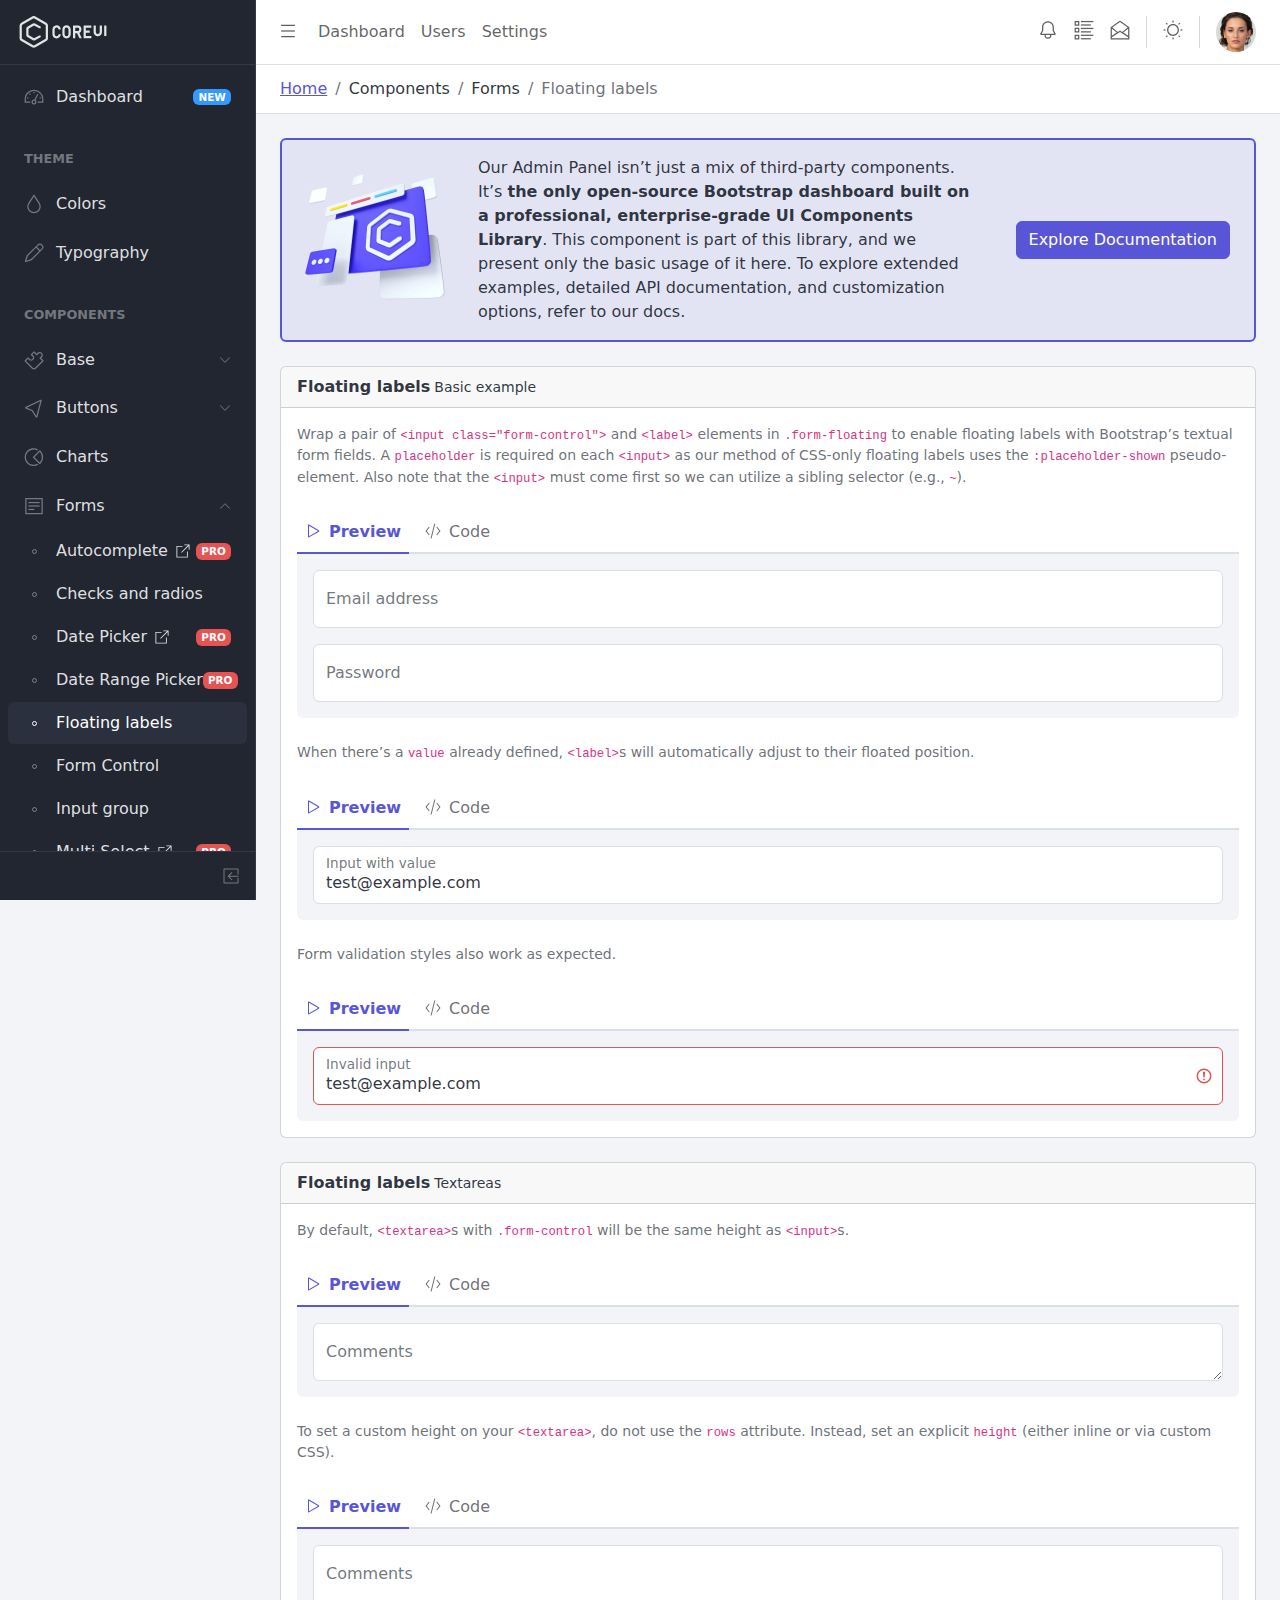
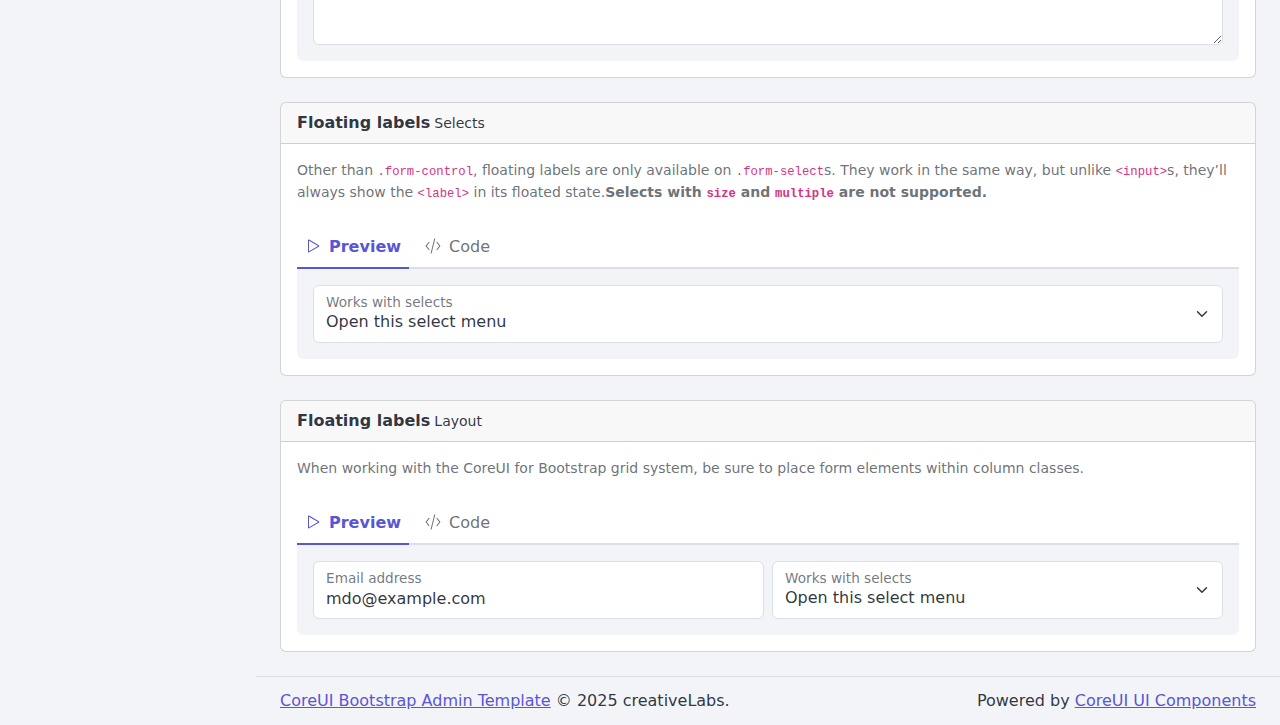
<file: src/main/resources/static/forms/floating-labels.html>
<!DOCTYPE html><!--
* CoreUI - Free Bootstrap Admin Template
* @version v5.3.0
* @link https://coreui.io/product/free-bootstrap-admin-template/
* Copyright (c) 2025 creativeLabs Łukasz Holeczek
* Licensed under MIT (https://github.com/coreui/coreui-free-bootstrap-admin-template/blob/main/LICENSE)
-->
<html lang="en">
  <head>
    <base href="./../">
    <meta charset="utf-8">
    <meta http-equiv="X-UA-Compatible" content="IE=edge">
    <meta name="viewport" content="width=device-width, initial-scale=1.0, shrink-to-fit=no">
    <meta name="description" content="CoreUI - Open Source Bootstrap Admin Template">
    <meta name="author" content="Łukasz Holeczek">
    <meta name="keyword" content="Bootstrap,Admin,Template,Open,Source,jQuery,CSS,HTML,RWD,Dashboard">
    <title>CoreUI Free Bootstrap Admin Template</title>
    <link rel="apple-touch-icon" sizes="57x57" href="assets/favicon/apple-icon-57x57.png">
    <link rel="apple-touch-icon" sizes="60x60" href="assets/favicon/apple-icon-60x60.png">
    <link rel="apple-touch-icon" sizes="72x72" href="assets/favicon/apple-icon-72x72.png">
    <link rel="apple-touch-icon" sizes="76x76" href="assets/favicon/apple-icon-76x76.png">
    <link rel="apple-touch-icon" sizes="114x114" href="assets/favicon/apple-icon-114x114.png">
    <link rel="apple-touch-icon" sizes="120x120" href="assets/favicon/apple-icon-120x120.png">
    <link rel="apple-touch-icon" sizes="144x144" href="assets/favicon/apple-icon-144x144.png">
    <link rel="apple-touch-icon" sizes="152x152" href="assets/favicon/apple-icon-152x152.png">
    <link rel="apple-touch-icon" sizes="180x180" href="assets/favicon/apple-icon-180x180.png">
    <link rel="icon" type="image/png" sizes="192x192" href="assets/favicon/android-icon-192x192.png">
    <link rel="icon" type="image/png" sizes="32x32" href="assets/favicon/favicon-32x32.png">
    <link rel="icon" type="image/png" sizes="96x96" href="assets/favicon/favicon-96x96.png">
    <link rel="icon" type="image/png" sizes="16x16" href="assets/favicon/favicon-16x16.png">
    <link rel="manifest" href="assets/favicon/manifest.json">
    <meta name="msapplication-TileColor" content="#ffffff">
    <meta name="msapplication-TileImage" content="assets/favicon/ms-icon-144x144.png">
    <meta name="theme-color" content="#ffffff">
    <!-- Vendors styles-->
    <link rel="stylesheet" href="vendors/simplebar/css/simplebar.css">
    <link rel="stylesheet" href="css/vendors/simplebar.css">
    <!-- Main styles for this application-->
    <link href="css/style.css" rel="stylesheet">
    <!-- We use those styles to show code examples, you should remove them in your application.-->
    <link href="css/examples.css" rel="stylesheet">
    <script src="js/config.js"></script>
    <script src="js/color-modes.js"></script>
    <link rel="canonical" href="https://coreui.io/bootstrap/docs/forms/floating-labels/">
  </head>
  <body>
    <div class="sidebar sidebar-dark sidebar-fixed border-end" id="sidebar">
      <div class="sidebar-header border-bottom">
        <div class="sidebar-brand">
          <svg class="sidebar-brand-full" width="88" height="32" alt="CoreUI Logo">
            <use xlink:href="assets/brand/coreui.svg#full"></use>
          </svg>
          <svg class="sidebar-brand-narrow" width="32" height="32" alt="CoreUI Logo">
            <use xlink:href="assets/brand/coreui.svg#signet"></use>
          </svg>
        </div>
        <button class="btn-close d-lg-none" type="button" data-coreui-theme="dark" aria-label="Close" onclick="coreui.Sidebar.getInstance(document.querySelector(&quot;#sidebar&quot;)).toggle()"></button>
      </div>
      <ul class="sidebar-nav" data-coreui="navigation" data-simplebar="">
        <li class="nav-item"><a class="nav-link" href="index.html">
            <svg class="nav-icon">
              <use xlink:href="vendors/@coreui/icons/svg/free.svg#cil-speedometer"></use>
            </svg> Dashboard<span class="badge badge-sm bg-info ms-auto">NEW</span></a></li>
        <li class="nav-title">Theme</li>
        <li class="nav-item"><a class="nav-link" href="colors.html">
            <svg class="nav-icon">
              <use xlink:href="vendors/@coreui/icons/svg/free.svg#cil-drop"></use>
            </svg> Colors</a></li>
        <li class="nav-item"><a class="nav-link" href="typography.html">
            <svg class="nav-icon">
              <use xlink:href="vendors/@coreui/icons/svg/free.svg#cil-pencil"></use>
            </svg> Typography</a></li>
        <li class="nav-title">Components</li>
        <li class="nav-group"><a class="nav-link nav-group-toggle" href="#">
            <svg class="nav-icon">
              <use xlink:href="vendors/@coreui/icons/svg/free.svg#cil-puzzle"></use>
            </svg> Base</a>
          <ul class="nav-group-items compact">
            <li class="nav-item"><a class="nav-link" href="base/accordion.html"><span class="nav-icon"><span class="nav-icon-bullet"></span></span> Accordion</a></li>
            <li class="nav-item"><a class="nav-link" href="base/breadcrumb.html"><span class="nav-icon"><span class="nav-icon-bullet"></span></span> Breadcrumb</a></li>
            <li class="nav-item"><a class="nav-link" href="https://coreui.io/bootstrap/docs/components/calendar/" target="_blank"><span class="nav-icon"><span class="nav-icon-bullet"></span></span> Calendar
                <svg class="icon icon-sm ms-2">
                  <use xlink:href="vendors/@coreui/icons/svg/free.svg#cil-external-link"></use>
                </svg><span class="badge badge-sm bg-danger ms-auto">PRO</span></a></li>
            <li class="nav-item"><a class="nav-link" href="base/cards.html"><span class="nav-icon"><span class="nav-icon-bullet"></span></span> Cards</a></li>
            <li class="nav-item"><a class="nav-link" href="base/carousel.html"><span class="nav-icon"><span class="nav-icon-bullet"></span></span> Carousel</a></li>
            <li class="nav-item"><a class="nav-link" href="base/collapse.html"><span class="nav-icon"><span class="nav-icon-bullet"></span></span> Collapse</a></li>
            <li class="nav-item"><a class="nav-link" href="base/list-group.html"><span class="nav-icon"><span class="nav-icon-bullet"></span></span> List group</a></li>
            <li class="nav-item"><a class="nav-link" href="base/navs-tabs.html"><span class="nav-icon"><span class="nav-icon-bullet"></span></span> Navs &amp; Tabs</a></li>
            <li class="nav-item"><a class="nav-link" href="base/pagination.html"><span class="nav-icon"><span class="nav-icon-bullet"></span></span> Pagination</a></li>
            <li class="nav-item"><a class="nav-link" href="base/placeholders.html"><span class="nav-icon"><span class="nav-icon-bullet"></span></span> Placeholders</a></li>
            <li class="nav-item"><a class="nav-link" href="base/popovers.html"><span class="nav-icon"><span class="nav-icon-bullet"></span></span> Popovers</a></li>
            <li class="nav-item"><a class="nav-link" href="base/progress.html"><span class="nav-icon"><span class="nav-icon-bullet"></span></span> Progress</a></li>
            <li class="nav-item"><a class="nav-link" href="base/spinners.html"><span class="nav-icon"><span class="nav-icon-bullet"></span></span> Spinners</a></li>
            <li class="nav-item"><a class="nav-link" href="base/tables.html"><span class="nav-icon"><span class="nav-icon-bullet"></span></span> Tables</a></li>
            <li class="nav-item"><a class="nav-link" href="base/tooltips.html"><span class="nav-icon"><span class="nav-icon-bullet"></span></span> Tooltips</a></li>
          </ul>
        </li>
        <li class="nav-group"><a class="nav-link nav-group-toggle" href="#">
            <svg class="nav-icon">
              <use xlink:href="vendors/@coreui/icons/svg/free.svg#cil-cursor"></use>
            </svg> Buttons</a>
          <ul class="nav-group-items compact">
            <li class="nav-item"><a class="nav-link" href="buttons/buttons.html"><span class="nav-icon"><span class="nav-icon-bullet"></span></span> Buttons</a></li>
            <li class="nav-item"><a class="nav-link" href="buttons/button-group.html"><span class="nav-icon"><span class="nav-icon-bullet"></span></span> Buttons Group</a></li>
            <li class="nav-item"><a class="nav-link" href="buttons/dropdowns.html"><span class="nav-icon"><span class="nav-icon-bullet"></span></span> Dropdowns</a></li>
            <li class="nav-item"><a class="nav-link" href="https://coreui.io/bootstrap/docs/components/loading-buttons/" target="_blank"><span class="nav-icon"><span class="nav-icon-bullet"></span></span> Loading Buttons
                <svg class="icon icon-sm ms-2">
                  <use xlink:href="vendors/@coreui/icons/svg/free.svg#cil-external-link"></use>
                </svg><span class="badge badge-sm bg-danger ms-auto">PRO</span></a></li>
          </ul>
        </li>
        <li class="nav-item"><a class="nav-link" href="charts.html">
            <svg class="nav-icon">
              <use xlink:href="vendors/@coreui/icons/svg/free.svg#cil-chart-pie"></use>
            </svg> Charts</a></li>
        <li class="nav-group"><a class="nav-link nav-group-toggle" href="#">
            <svg class="nav-icon">
              <use xlink:href="vendors/@coreui/icons/svg/free.svg#cil-notes"></use>
            </svg> Forms</a>
          <ul class="nav-group-items compact">
            <li class="nav-item"><a class="nav-link" href="https://coreui.io/bootstrap/docs/forms/autocomplete/" target="_blank"><span class="nav-icon"><span class="nav-icon-bullet"></span></span> Autocomplete
                <svg class="icon icon-sm ms-2">
                  <use xlink:href="vendors/@coreui/icons/svg/free.svg#cil-external-link"></use>
                </svg><span class="badge badge-sm bg-danger ms-auto">PRO</span></a></li>
            <li class="nav-item"><a class="nav-link" href="forms/checks-radios.html"><span class="nav-icon"><span class="nav-icon-bullet"></span></span> Checks and radios</a></li>
            <li class="nav-item"><a class="nav-link" href="https://coreui.io/bootstrap/docs/forms/date-picker/" target="_blank"><span class="nav-icon"><span class="nav-icon-bullet"></span></span> Date Picker
                <svg class="icon icon-sm ms-2">
                  <use xlink:href="vendors/@coreui/icons/svg/free.svg#cil-external-link"></use>
                </svg><span class="badge badge-sm bg-danger ms-auto">PRO</span></a></li>
            <li class="nav-item"><a class="nav-link" href="https://coreui.io/bootstrap/docs/forms/date-range-picker/" target="_blank"><span class="nav-icon"><span class="nav-icon-bullet"></span></span> Date Range Picker<span class="badge badge-sm bg-danger ms-auto">PRO</span></a></li>
            <li class="nav-item"><a class="nav-link" href="forms/floating-labels.html"><span class="nav-icon"><span class="nav-icon-bullet"></span></span> Floating labels</a></li>
            <li class="nav-item"><a class="nav-link" href="forms/form-control.html"><span class="nav-icon"><span class="nav-icon-bullet"></span></span> Form Control</a></li>
            <li class="nav-item"><a class="nav-link" href="forms/input-group.html"><span class="nav-icon"><span class="nav-icon-bullet"></span></span> Input group</a></li>
            <li class="nav-item"><a class="nav-link" href="https://coreui.io/bootstrap/docs/forms/multi-select/" target="_blank"><span class="nav-icon"><span class="nav-icon-bullet"></span></span> Multi Select
                <svg class="icon icon-sm ms-2">
                  <use xlink:href="vendors/@coreui/icons/svg/free.svg#cil-external-link"></use>
                </svg><span class="badge badge-sm bg-danger ms-auto">PRO</span></a></li>
            <li class="nav-item"><a class="nav-link" href="forms/range.html"><span class="nav-icon"><span class="nav-icon-bullet"></span></span> Range</a></li>
            <li class="nav-item"><a class="nav-link" href="https://coreui.io/bootstrap/docs/forms/range-slider/" target="_blank"><span class="nav-icon"><span class="nav-icon-bullet"></span></span> Range Slider
                <svg class="icon icon-sm ms-2">
                  <use xlink:href="vendors/@coreui/icons/svg/free.svg#cil-external-link"></use>
                </svg><span class="badge badge-sm bg-danger ms-auto">PRO</span></a></li>
            <li class="nav-item"><a class="nav-link" href="https://coreui.io/bootstrap/docs/forms/rating/" target="_blank"><span class="nav-icon"><span class="nav-icon-bullet"></span></span> Rating
                <svg class="icon icon-sm ms-2">
                  <use xlink:href="vendors/@coreui/icons/svg/free.svg#cil-external-link"></use>
                </svg><span class="badge badge-sm bg-danger ms-auto">PRO</span></a></li>
            <li class="nav-item"><a class="nav-link" href="forms/select.html"><span class="nav-icon"><span class="nav-icon-bullet"></span></span> Select</a></li>
            <li class="nav-item"><a class="nav-link" href="https://coreui.io/bootstrap/docs/forms/time-picker/" target="_blank"><span class="nav-icon"><span class="nav-icon-bullet"></span></span> Time Picker
                <svg class="icon icon-sm ms-2">
                  <use xlink:href="vendors/@coreui/icons/svg/free.svg#cil-external-link"></use>
                </svg><span class="badge badge-sm bg-danger ms-auto">PRO</span></a></li>
            <li class="nav-item"><a class="nav-link" href="forms/layout.html"><span class="nav-icon"><span class="nav-icon-bullet"></span></span> Layout</a></li>
            <li class="nav-item"><a class="nav-link" href="forms/validation.html"><span class="nav-icon"><span class="nav-icon-bullet"></span></span> Validation</a></li>
          </ul>
        </li>
        <li class="nav-group"><a class="nav-link nav-group-toggle" href="#">
            <svg class="nav-icon">
              <use xlink:href="vendors/@coreui/icons/svg/free.svg#cil-star"></use>
            </svg> Icons</a>
          <ul class="nav-group-items compact">
            <li class="nav-item"><a class="nav-link" href="icons/coreui-icons-free.html"><span class="nav-icon"><span class="nav-icon-bullet"></span></span> CoreUI Icons<span class="badge badge-sm bg-success ms-auto">Free</span></a></li>
            <li class="nav-item"><a class="nav-link" href="icons/coreui-icons-brand.html"><span class="nav-icon"><span class="nav-icon-bullet"></span></span> CoreUI Icons - Brand</a></li>
            <li class="nav-item"><a class="nav-link" href="icons/coreui-icons-flag.html"><span class="nav-icon"><span class="nav-icon-bullet"></span></span> CoreUI Icons - Flag</a></li>
          </ul>
        </li>
        <li class="nav-group"><a class="nav-link nav-group-toggle" href="#">
            <svg class="nav-icon">
              <use xlink:href="vendors/@coreui/icons/svg/free.svg#cil-bell"></use>
            </svg> Notifications</a>
          <ul class="nav-group-items compact">
            <li class="nav-item"><a class="nav-link" href="notifications/alerts.html"><span class="nav-icon"><span class="nav-icon-bullet"></span></span> Alerts</a></li>
            <li class="nav-item"><a class="nav-link" href="notifications/badge.html"><span class="nav-icon"><span class="nav-icon-bullet"></span></span> Badge</a></li>
            <li class="nav-item"><a class="nav-link" href="notifications/modals.html"><span class="nav-icon"><span class="nav-icon-bullet"></span></span> Modals</a></li>
            <li class="nav-item"><a class="nav-link" href="notifications/toasts.html"><span class="nav-icon"><span class="nav-icon-bullet"></span></span> Toasts</a></li>
          </ul>
        </li>
        <li class="nav-item"><a class="nav-link" href="widgets.html">
            <svg class="nav-icon">
              <use xlink:href="vendors/@coreui/icons/svg/free.svg#cil-calculator"></use>
            </svg> Widgets<span class="badge badge-sm bg-info ms-auto">NEW</span></a></li>
        <li class="nav-divider"></li>
        <li class="nav-title">Extras</li>
        <li class="nav-group"><a class="nav-link nav-group-toggle" href="#">
            <svg class="nav-icon">
              <use xlink:href="vendors/@coreui/icons/svg/free.svg#cil-star"></use>
            </svg> Pages</a>
          <ul class="nav-group-items compact">
            <li class="nav-item"><a class="nav-link" href="login.html" target="_top">
                <svg class="nav-icon">
                  <use xlink:href="vendors/@coreui/icons/svg/free.svg#cil-account-logout"></use>
                </svg> Login</a></li>
            <li class="nav-item"><a class="nav-link" href="register.html" target="_top">
                <svg class="nav-icon">
                  <use xlink:href="vendors/@coreui/icons/svg/free.svg#cil-account-logout"></use>
                </svg> Register</a></li>
            <li class="nav-item"><a class="nav-link" href="404.html" target="_top">
                <svg class="nav-icon">
                  <use xlink:href="vendors/@coreui/icons/svg/free.svg#cil-bug"></use>
                </svg> Error 404</a></li>
            <li class="nav-item"><a class="nav-link" href="500.html" target="_top">
                <svg class="nav-icon">
                  <use xlink:href="vendors/@coreui/icons/svg/free.svg#cil-bug"></use>
                </svg> Error 500</a></li>
          </ul>
        </li>
        <li class="nav-item mt-auto"><a class="nav-link" href="https://coreui.io/bootstrap/docs/templates/installation/" target="_blank">
            <svg class="nav-icon">
              <use xlink:href="vendors/@coreui/icons/svg/free.svg#cil-description"></use>
            </svg> Docs</a></li>
        <li class="nav-item"><a class="nav-link text-primary fw-semibold" href="https://coreui.io/product/bootstrap-dashboard-template/" target="_top">
            <svg class="nav-icon text-primary">
              <use xlink:href="vendors/@coreui/icons/svg/free.svg#cil-layers"></use>
            </svg> Try CoreUI PRO</a></li>
      </ul>
      <div class="sidebar-footer border-top d-none d-md-flex">
        <button class="sidebar-toggler" type="button" data-coreui-toggle="unfoldable"></button>
      </div>
    </div>
    <div class="wrapper d-flex flex-column min-vh-100">
      <header class="header header-sticky p-0 mb-4">
        <div class="container-fluid border-bottom px-4">
          <button class="header-toggler" type="button" onclick="coreui.Sidebar.getInstance(document.querySelector('#sidebar')).toggle()" style="margin-inline-start: -14px;">
            <svg class="icon icon-lg">
              <use xlink:href="vendors/@coreui/icons/svg/free.svg#cil-menu"></use>
            </svg>
          </button>
          <ul class="header-nav d-none d-lg-flex">
            <li class="nav-item"><a class="nav-link" href="#">Dashboard</a></li>
            <li class="nav-item"><a class="nav-link" href="#">Users</a></li>
            <li class="nav-item"><a class="nav-link" href="#">Settings</a></li>
          </ul>
          <ul class="header-nav ms-auto">
            <li class="nav-item"><a class="nav-link" href="#">
                <svg class="icon icon-lg">
                  <use xlink:href="vendors/@coreui/icons/svg/free.svg#cil-bell"></use>
                </svg></a></li>
            <li class="nav-item"><a class="nav-link" href="#">
                <svg class="icon icon-lg">
                  <use xlink:href="vendors/@coreui/icons/svg/free.svg#cil-list-rich"></use>
                </svg></a></li>
            <li class="nav-item"><a class="nav-link" href="#">
                <svg class="icon icon-lg">
                  <use xlink:href="vendors/@coreui/icons/svg/free.svg#cil-envelope-open"></use>
                </svg></a></li>
          </ul>
          <ul class="header-nav">
            <li class="nav-item py-1">
              <div class="vr h-100 mx-2 text-body text-opacity-75"></div>
            </li>
            <li class="nav-item dropdown">
              <button class="btn btn-link nav-link py-2 px-2 d-flex align-items-center" type="button" aria-expanded="false" data-coreui-toggle="dropdown">
                <svg class="icon icon-lg theme-icon-active">
                  <use xlink:href="vendors/@coreui/icons/svg/free.svg#cil-contrast"></use>
                </svg>
              </button>
              <ul class="dropdown-menu dropdown-menu-end" style="--cui-dropdown-min-width: 8rem;">
                <li>
                  <button class="dropdown-item d-flex align-items-center" type="button" data-coreui-theme-value="light">
                    <svg class="icon icon-lg me-3">
                      <use xlink:href="vendors/@coreui/icons/svg/free.svg#cil-sun"></use>
                    </svg>Light
                  </button>
                </li>
                <li>
                  <button class="dropdown-item d-flex align-items-center" type="button" data-coreui-theme-value="dark">
                    <svg class="icon icon-lg me-3">
                      <use xlink:href="vendors/@coreui/icons/svg/free.svg#cil-moon"></use>
                    </svg>Dark
                  </button>
                </li>
                <li>
                  <button class="dropdown-item d-flex align-items-center active" type="button" data-coreui-theme-value="auto">
                    <svg class="icon icon-lg me-3">
                      <use xlink:href="vendors/@coreui/icons/svg/free.svg#cil-contrast"></use>
                    </svg>Auto
                  </button>
                </li>
              </ul>
            </li>
            <li class="nav-item py-1">
              <div class="vr h-100 mx-2 text-body text-opacity-75"></div>
            </li>
            <li class="nav-item dropdown"><a class="nav-link py-0 pe-0" data-coreui-toggle="dropdown" href="#" role="button" aria-haspopup="true" aria-expanded="false">
                <div class="avatar avatar-md"><img class="avatar-img" src="assets/img/avatars/8.jpg" alt="user@email.com"></div>
              </a>
              <div class="dropdown-menu dropdown-menu-end pt-0">
                <div class="dropdown-header bg-body-tertiary text-body-secondary fw-semibold rounded-top mb-2">Account</div><a class="dropdown-item" href="#">
                  <svg class="icon me-2">
                    <use xlink:href="vendors/@coreui/icons/svg/free.svg#cil-bell"></use>
                  </svg> Updates<span class="badge badge-sm bg-info ms-2">42</span></a><a class="dropdown-item" href="#">
                  <svg class="icon me-2">
                    <use xlink:href="vendors/@coreui/icons/svg/free.svg#cil-envelope-open"></use>
                  </svg> Messages<span class="badge badge-sm bg-success ms-2">42</span></a><a class="dropdown-item" href="#">
                  <svg class="icon me-2">
                    <use xlink:href="vendors/@coreui/icons/svg/free.svg#cil-task"></use>
                  </svg> Tasks<span class="badge badge-sm bg-danger ms-2">42</span></a><a class="dropdown-item" href="#">
                  <svg class="icon me-2">
                    <use xlink:href="vendors/@coreui/icons/svg/free.svg#cil-comment-square"></use>
                  </svg> Comments<span class="badge badge-sm bg-warning ms-2">42</span></a>
                <div class="dropdown-header bg-body-tertiary text-body-secondary fw-semibold my-2">
                  <div class="fw-semibold">Settings</div>
                </div><a class="dropdown-item" href="#">
                  <svg class="icon me-2">
                    <use xlink:href="vendors/@coreui/icons/svg/free.svg#cil-user"></use>
                  </svg> Profile</a><a class="dropdown-item" href="#">
                  <svg class="icon me-2">
                    <use xlink:href="vendors/@coreui/icons/svg/free.svg#cil-settings"></use>
                  </svg> Settings</a><a class="dropdown-item" href="#">
                  <svg class="icon me-2">
                    <use xlink:href="vendors/@coreui/icons/svg/free.svg#cil-credit-card"></use>
                  </svg> Payments<span class="badge badge-sm bg-secondary ms-2">42</span></a><a class="dropdown-item" href="#">
                  <svg class="icon me-2">
                    <use xlink:href="vendors/@coreui/icons/svg/free.svg#cil-file"></use>
                  </svg> Projects<span class="badge badge-sm bg-primary ms-2">42</span></a>
                <div class="dropdown-divider"></div><a class="dropdown-item" href="#">
                  <svg class="icon me-2">
                    <use xlink:href="vendors/@coreui/icons/svg/free.svg#cil-lock-locked"></use>
                  </svg> Lock Account</a><a class="dropdown-item" href="#">
                  <svg class="icon me-2">
                    <use xlink:href="vendors/@coreui/icons/svg/free.svg#cil-account-logout"></use>
                  </svg> Logout</a>
              </div>
            </li>
          </ul>
        </div>
        <div class="container-fluid px-4">
          <nav aria-label="breadcrumb">
            <ol class="breadcrumb my-0">
              <li class="breadcrumb-item"><a href="#">Home</a>
              </li>
              <li class="breadcrumb-item"><span>Components</span>
              </li>
              <li class="breadcrumb-item"><span>Forms</span>
              </li>
              <li class="breadcrumb-item active"><span>Floating labels</span>
              </li>
            </ol>
          </nav>
        </div>
      </header>
      <div class="body flex-grow-1">
        <div class="container-lg px-4">
          <div class="bg-primary bg-opacity-10 border border-2 border-primary rounded mb-4">
            <div class="row d-flex align-items-center p-3 px-xl-4 flex-xl-nowrap">
              <div class="col-xl-auto col-12 d-none d-xl-block p-0"><img class="img-fluid" src="assets/img/components.webp" width="160px" height="160px" alt="CoreUI PRO hexagon"></div>
              <div class="col-md col-12 px-lg-4">
                Our Admin Panel isn’t just a mix of third-party components. It’s <strong>the only open-source Bootstrap dashboard built on a professional, enterprise-grade UI Components Library</strong>.
                This component is part of this library, and we present only the basic usage of it here. To explore extended examples, detailed API documentation, and customization options, refer to our docs.
              </div>
              <div class="col-md-auto col-12 mt-3 mt-lg-0"><a class="btn btn-primary text-nowrap text-white" href="https://coreui.io/bootstrap/docs/forms/floating-labels/" target="_blank" rel="noopener noreferrer">Explore Documentation</a></div>
            </div>
          </div>
          <div class="row">
            <div class="col-12">
              <div class="card mb-4">
                <div class="card-header"><strong>Floating labels</strong><span class="small ms-1">Basic example</span></div>
                <div class="card-body">
                  <p class="text-body-secondary small">Wrap a pair of <code>&lt;input class="form-control"&gt;</code> and <code>&lt;label&gt;</code> elements in <code>.form-floating</code> to enable floating labels with Bootstrap’s textual form fields. A <code>placeholder</code> is required on each <code>&lt;input&gt;</code> as our method of CSS-only floating labels uses the <code>:placeholder-shown</code> pseudo-element. Also note that the <code>&lt;input&gt;</code> must come first so we can utilize a sibling selector (e.g., <code>~</code>).</p>
                  <div class="example">
                    <ul class="nav nav-underline-border" role="tablist">
                      <li class="nav-item"><a class="nav-link active" data-coreui-toggle="tab" href="#preview-1000" role="tab">
                          <svg class="icon me-2">
                            <use xlink:href="vendors/@coreui/icons/svg/free.svg#cil-media-play"></use>
                          </svg>Preview</a></li>
                      <li class="nav-item"><a class="nav-link" href="https://coreui.io/bootstrap/docs/forms/floating-labels/#example" target="_blank">
                          <svg class="icon me-2">
                            <use xlink:href="vendors/@coreui/icons/svg/free.svg#cil-code"></use>
                          </svg>Code</a></li>
                    </ul>
                    <div class="tab-content rounded-bottom">
                      <div class="tab-pane p-3 active preview" role="tabpanel" id="preview-1000">
                        <div class="form-floating mb-3">
                          <input class="form-control" id="floatingInput" type="email" placeholder="name@example.com">
                          <label for="floatingInput">Email address</label>
                        </div>
                        <div class="form-floating">
                          <input class="form-control" id="floatingPassword" type="password" placeholder="Password">
                          <label for="floatingPassword">Password</label>
                        </div>
                      </div>
                    </div>
                  </div>
                  <p class="text-body-secondary small">When there’s a <code>value</code> already defined, <code>&lt;label&gt;</code>s will automatically adjust to their floated position.</p>
                  <div class="example">
                    <ul class="nav nav-underline-border" role="tablist">
                      <li class="nav-item"><a class="nav-link active" data-coreui-toggle="tab" href="#preview-1001" role="tab">
                          <svg class="icon me-2">
                            <use xlink:href="vendors/@coreui/icons/svg/free.svg#cil-media-play"></use>
                          </svg>Preview</a></li>
                      <li class="nav-item"><a class="nav-link" href="https://coreui.io/bootstrap/docs/forms/floating-labels/#example" target="_blank">
                          <svg class="icon me-2">
                            <use xlink:href="vendors/@coreui/icons/svg/free.svg#cil-code"></use>
                          </svg>Code</a></li>
                    </ul>
                    <div class="tab-content rounded-bottom">
                      <div class="tab-pane p-3 active preview" role="tabpanel" id="preview-1001">
                        <form class="form-floating">
                          <input class="form-control" id="floatingInputValue" type="email" placeholder="name@example.com" value="test@example.com">
                          <label for="floatingInputValue">Input with value</label>
                        </form>
                      </div>
                    </div>
                  </div>
                  <p class="text-body-secondary small">Form validation styles also work as expected.</p>
                  <div class="example">
                    <ul class="nav nav-underline-border" role="tablist">
                      <li class="nav-item"><a class="nav-link active" data-coreui-toggle="tab" href="#preview-1002" role="tab">
                          <svg class="icon me-2">
                            <use xlink:href="vendors/@coreui/icons/svg/free.svg#cil-media-play"></use>
                          </svg>Preview</a></li>
                      <li class="nav-item"><a class="nav-link" href="https://coreui.io/bootstrap/docs/forms/floating-labels/#example" target="_blank">
                          <svg class="icon me-2">
                            <use xlink:href="vendors/@coreui/icons/svg/free.svg#cil-code"></use>
                          </svg>Code</a></li>
                    </ul>
                    <div class="tab-content rounded-bottom">
                      <div class="tab-pane p-3 active preview" role="tabpanel" id="preview-1002">
                        <form class="form-floating">
                          <input class="form-control is-invalid" id="floatingInputInvalid" type="email" placeholder="name@example.com" value="test@example.com">
                          <label for="floatingInputInvalid">Invalid input</label>
                        </form>
                      </div>
                    </div>
                  </div>
                </div>
              </div>
            </div>
            <div class="col-12">
              <div class="card mb-4">
                <div class="card-header"><strong>Floating labels</strong><span class="small ms-1">Textareas</span></div>
                <div class="card-body">
                  <p class="text-body-secondary small">By default, <code>&lt;textarea&gt;</code>s with <code>.form-control</code> will be the same height as <code>&lt;input&gt;</code>s.</p>
                  <div class="example">
                    <ul class="nav nav-underline-border" role="tablist">
                      <li class="nav-item"><a class="nav-link active" data-coreui-toggle="tab" href="#preview-1003" role="tab">
                          <svg class="icon me-2">
                            <use xlink:href="vendors/@coreui/icons/svg/free.svg#cil-media-play"></use>
                          </svg>Preview</a></li>
                      <li class="nav-item"><a class="nav-link" href="https://coreui.io/bootstrap/docs/forms/floating-labels/#textareas" target="_blank">
                          <svg class="icon me-2">
                            <use xlink:href="vendors/@coreui/icons/svg/free.svg#cil-code"></use>
                          </svg>Code</a></li>
                    </ul>
                    <div class="tab-content rounded-bottom">
                      <div class="tab-pane p-3 active preview" role="tabpanel" id="preview-1003">
                        <div class="form-floating">
                          <textarea class="form-control" id="floatingTextarea" placeholder="Leave a comment here"></textarea>
                          <label for="floatingTextarea">Comments</label>
                        </div>
                      </div>
                    </div>
                  </div>
                  <p class="text-body-secondary small">To set a custom height on your <code>&lt;textarea&gt;</code>, do not use the <code>rows</code> attribute. Instead, set an explicit <code>height</code> (either inline or via custom CSS).</p>
                  <div class="example">
                    <ul class="nav nav-underline-border" role="tablist">
                      <li class="nav-item"><a class="nav-link active" data-coreui-toggle="tab" href="#preview-1004" role="tab">
                          <svg class="icon me-2">
                            <use xlink:href="vendors/@coreui/icons/svg/free.svg#cil-media-play"></use>
                          </svg>Preview</a></li>
                      <li class="nav-item"><a class="nav-link" href="https://coreui.io/bootstrap/docs/forms/floating-labels/#textareas" target="_blank">
                          <svg class="icon me-2">
                            <use xlink:href="vendors/@coreui/icons/svg/free.svg#cil-code"></use>
                          </svg>Code</a></li>
                    </ul>
                    <div class="tab-content rounded-bottom">
                      <div class="tab-pane p-3 active preview" role="tabpanel" id="preview-1004">
                        <div class="form-floating">
                          <textarea class="form-control" id="floatingTextarea2" placeholder="Leave a comment here" style="height: 100px"></textarea>
                          <label for="floatingTextarea2">Comments</label>
                        </div>
                      </div>
                    </div>
                  </div>
                </div>
              </div>
            </div>
            <div class="col-12">
              <div class="card mb-4">
                <div class="card-header"><strong>Floating labels</strong><span class="small ms-1">Selects</span></div>
                <div class="card-body">
                  <p class="text-body-secondary small">Other than <code>.form-control</code>, floating labels are only available on <code>.form-select</code>s. They work in the same way, but unlike <code>&lt;input&gt;</code>s, they’ll always show the <code>&lt;label&gt;</code> in its floated state.<strong>Selects with <code>size</code> and <code>multiple</code> are not supported.</strong></p>
                  <div class="example">
                    <ul class="nav nav-underline-border" role="tablist">
                      <li class="nav-item"><a class="nav-link active" data-coreui-toggle="tab" href="#preview-1005" role="tab">
                          <svg class="icon me-2">
                            <use xlink:href="vendors/@coreui/icons/svg/free.svg#cil-media-play"></use>
                          </svg>Preview</a></li>
                      <li class="nav-item"><a class="nav-link" href="https://coreui.io/bootstrap/docs/forms/floating-labels/#selects" target="_blank">
                          <svg class="icon me-2">
                            <use xlink:href="vendors/@coreui/icons/svg/free.svg#cil-code"></use>
                          </svg>Code</a></li>
                    </ul>
                    <div class="tab-content rounded-bottom">
                      <div class="tab-pane p-3 active preview" role="tabpanel" id="preview-1005">
                        <div class="form-floating">
                          <select class="form-select" id="floatingSelect" aria-label="Floating label select example">
                            <option selected="">Open this select menu</option>
                            <option value="1">One</option>
                            <option value="2">Two</option>
                            <option value="3">Three</option>
                          </select>
                          <label for="floatingSelect">Works with selects</label>
                        </div>
                      </div>
                    </div>
                  </div>
                </div>
              </div>
            </div>
            <div class="col-12">
              <div class="card mb-4">
                <div class="card-header"><strong>Floating labels</strong><span class="small ms-1">Layout</span></div>
                <div class="card-body">
                  <p class="text-body-secondary small">When working with the CoreUI for Bootstrap grid system, be sure to place form elements within column classes.</p>
                  <div class="example">
                    <ul class="nav nav-underline-border" role="tablist">
                      <li class="nav-item"><a class="nav-link active" data-coreui-toggle="tab" href="#preview-1006" role="tab">
                          <svg class="icon me-2">
                            <use xlink:href="vendors/@coreui/icons/svg/free.svg#cil-media-play"></use>
                          </svg>Preview</a></li>
                      <li class="nav-item"><a class="nav-link" href="https://coreui.io/bootstrap/docs/forms/floating-labels/#layout" target="_blank">
                          <svg class="icon me-2">
                            <use xlink:href="vendors/@coreui/icons/svg/free.svg#cil-code"></use>
                          </svg>Code</a></li>
                    </ul>
                    <div class="tab-content rounded-bottom">
                      <div class="tab-pane p-3 active preview" role="tabpanel" id="preview-1006">
                        <div class="row g-2">
                          <div class="col-md">
                            <div class="form-floating">
                              <input class="form-control" id="floatingInputGrid" type="email" placeholder="name@example.com" value="mdo@example.com">
                              <label for="floatingInputGrid">Email address</label>
                            </div>
                          </div>
                          <div class="col-md">
                            <div class="form-floating">
                              <select class="form-select" id="floatingSelectGrid" aria-label="Floating label select example">
                                <option selected="">Open this select menu</option>
                                <option value="1">One</option>
                                <option value="2">Two</option>
                                <option value="3">Three</option>
                              </select>
                              <label for="floatingSelectGrid">Works with selects</label>
                            </div>
                          </div>
                        </div>
                      </div>
                    </div>
                  </div>
                </div>
              </div>
            </div>
          </div>
        </div>
      </div>
      <footer class="footer px-4">
        <div><a href="https://coreui.io">CoreUI </a><a href="https://coreui.io/product/free-bootstrap-admin-template/">Bootstrap Admin Template</a> © 2025 creativeLabs.</div>
        <div class="ms-auto">Powered by&nbsp;<a href="https://coreui.io/bootstrap/docs/">CoreUI UI Components</a></div>
      </footer>
    </div>
    <!-- CoreUI and necessary plugins-->
    <script src="vendors/@coreui/coreui/js/coreui.bundle.min.js"></script>
    <script src="vendors/simplebar/js/simplebar.min.js"></script>
    <script>
      const header = document.querySelector('header.header');

      document.addEventListener('scroll', () => {
        if (header) {
          header.classList.toggle('shadow-sm', document.documentElement.scrollTop > 0);
        }
      });
    </script>
    <script>
    </script>

  </body>
</html>
</file>
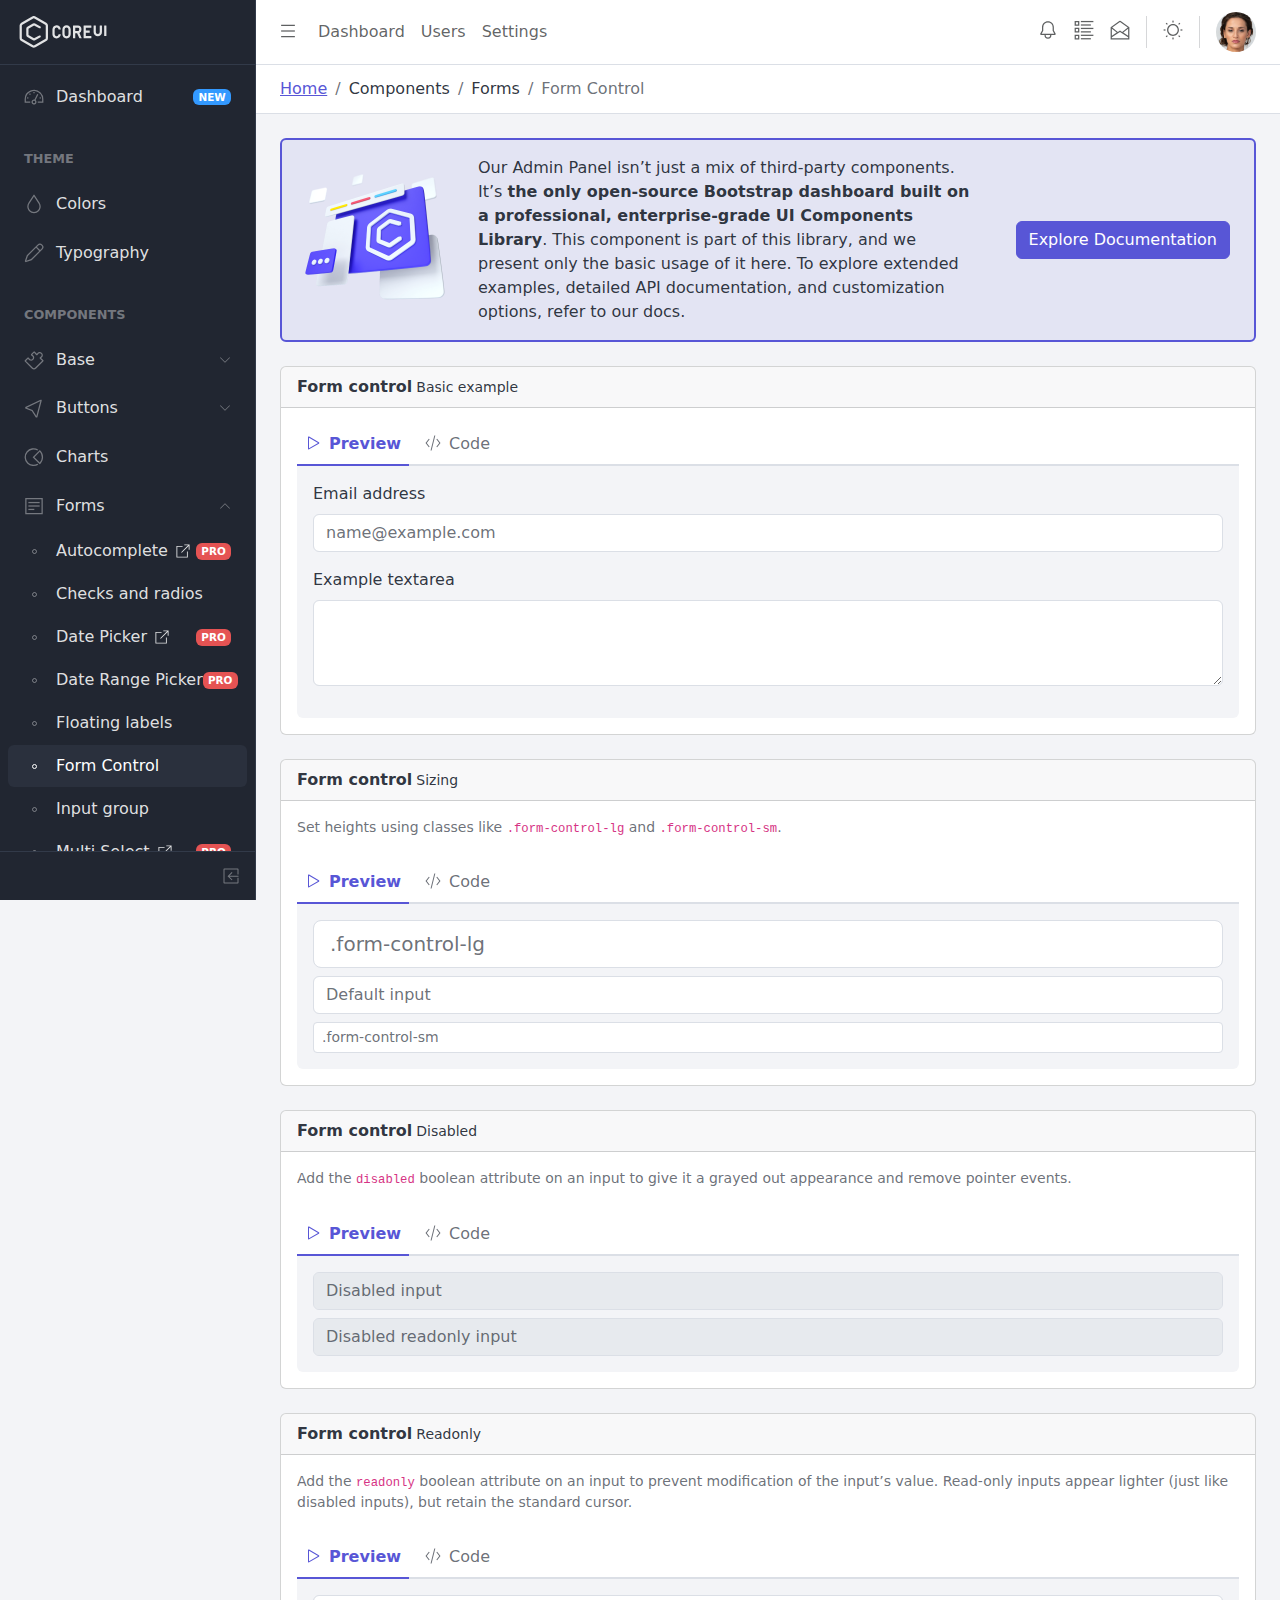
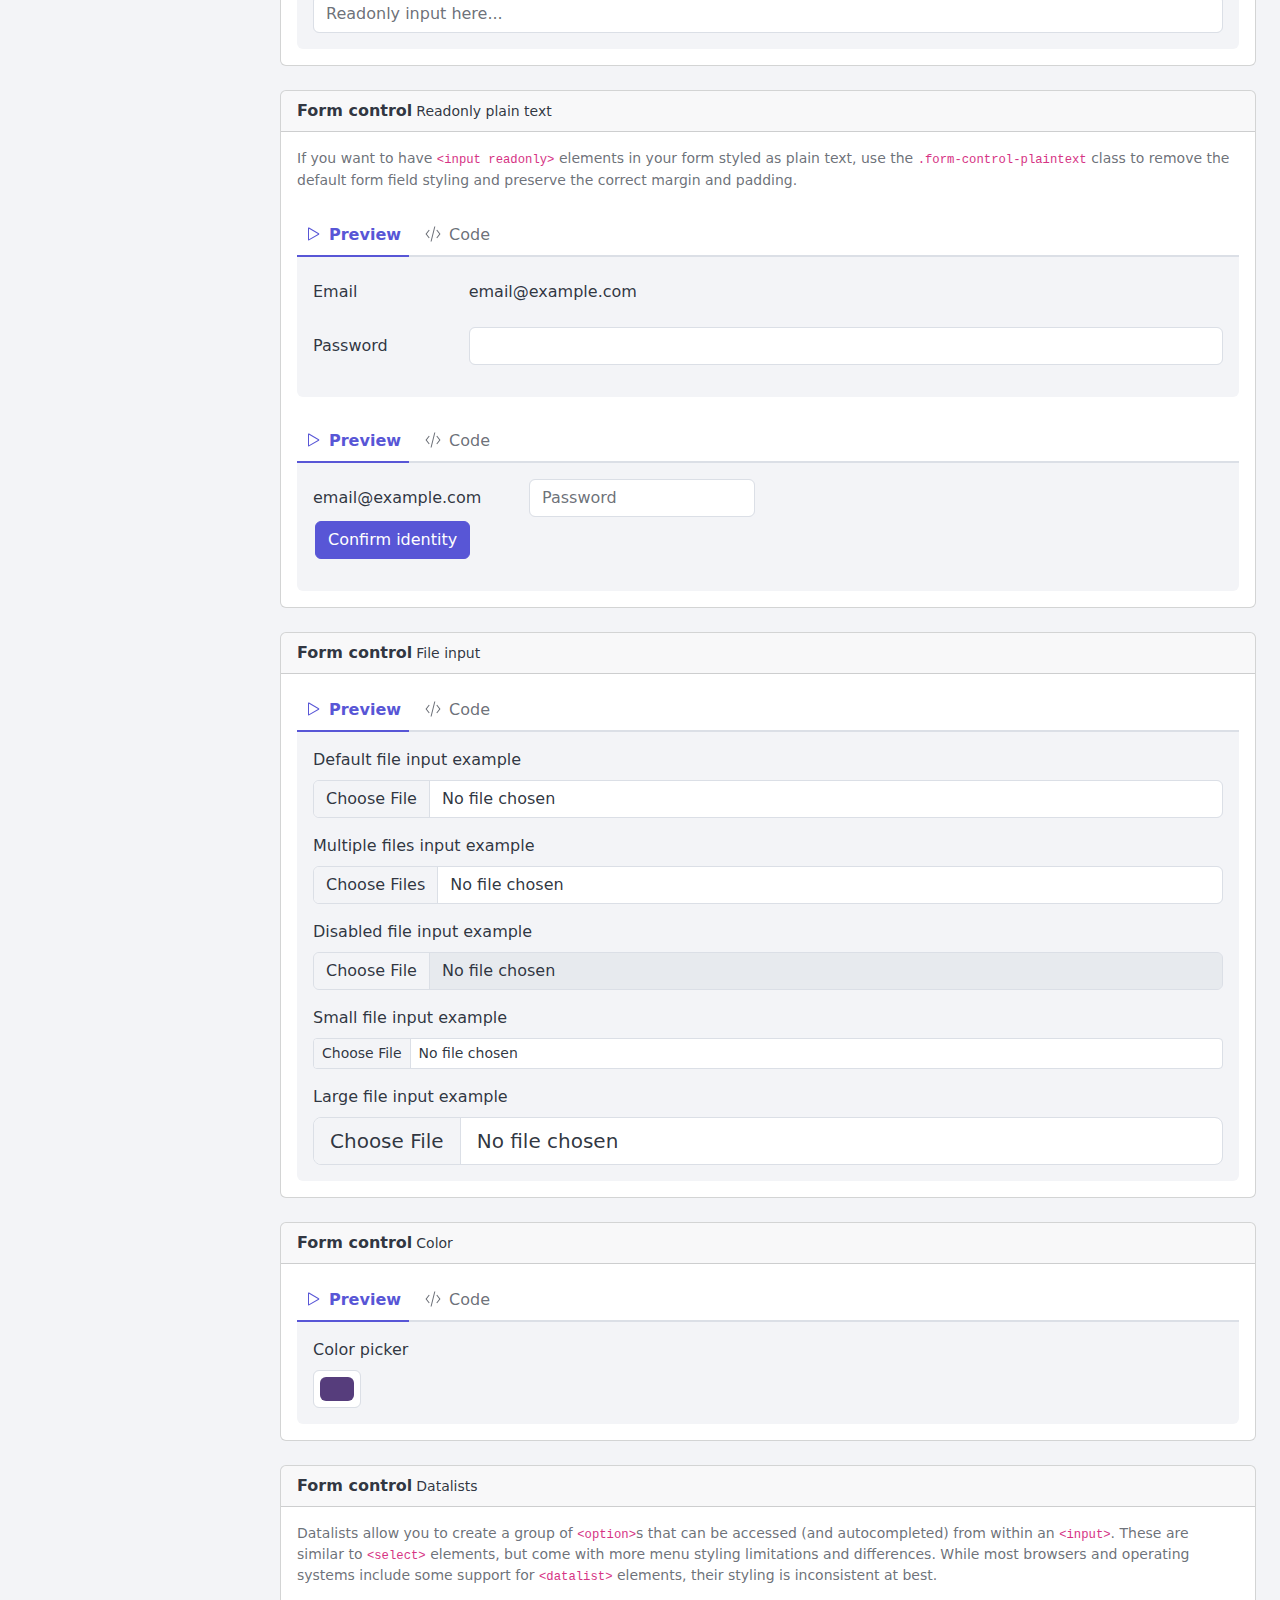
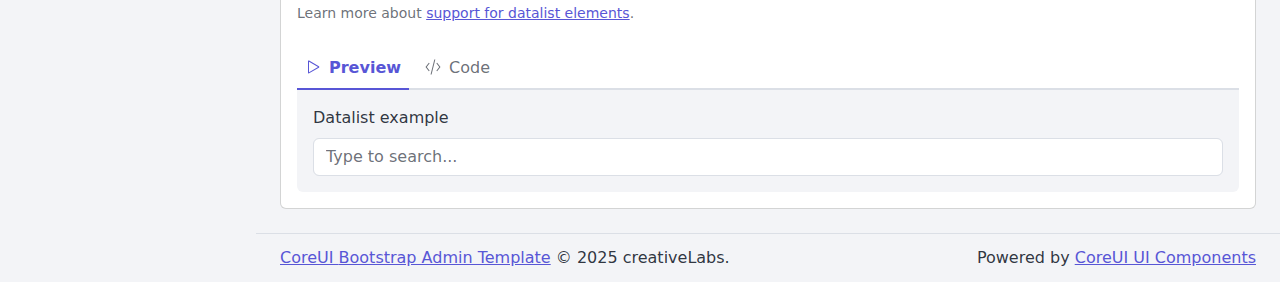
<file: src/main/resources/static/forms/form-control.html>
<!DOCTYPE html><!--
* CoreUI - Free Bootstrap Admin Template
* @version v5.3.0
* @link https://coreui.io/product/free-bootstrap-admin-template/
* Copyright (c) 2025 creativeLabs Łukasz Holeczek
* Licensed under MIT (https://github.com/coreui/coreui-free-bootstrap-admin-template/blob/main/LICENSE)
-->
<html lang="en">
  <head>
    <base href="./../">
    <meta charset="utf-8">
    <meta http-equiv="X-UA-Compatible" content="IE=edge">
    <meta name="viewport" content="width=device-width, initial-scale=1.0, shrink-to-fit=no">
    <meta name="description" content="CoreUI - Open Source Bootstrap Admin Template">
    <meta name="author" content="Łukasz Holeczek">
    <meta name="keyword" content="Bootstrap,Admin,Template,Open,Source,jQuery,CSS,HTML,RWD,Dashboard">
    <title>CoreUI Free Bootstrap Admin Template</title>
    <link rel="apple-touch-icon" sizes="57x57" href="assets/favicon/apple-icon-57x57.png">
    <link rel="apple-touch-icon" sizes="60x60" href="assets/favicon/apple-icon-60x60.png">
    <link rel="apple-touch-icon" sizes="72x72" href="assets/favicon/apple-icon-72x72.png">
    <link rel="apple-touch-icon" sizes="76x76" href="assets/favicon/apple-icon-76x76.png">
    <link rel="apple-touch-icon" sizes="114x114" href="assets/favicon/apple-icon-114x114.png">
    <link rel="apple-touch-icon" sizes="120x120" href="assets/favicon/apple-icon-120x120.png">
    <link rel="apple-touch-icon" sizes="144x144" href="assets/favicon/apple-icon-144x144.png">
    <link rel="apple-touch-icon" sizes="152x152" href="assets/favicon/apple-icon-152x152.png">
    <link rel="apple-touch-icon" sizes="180x180" href="assets/favicon/apple-icon-180x180.png">
    <link rel="icon" type="image/png" sizes="192x192" href="assets/favicon/android-icon-192x192.png">
    <link rel="icon" type="image/png" sizes="32x32" href="assets/favicon/favicon-32x32.png">
    <link rel="icon" type="image/png" sizes="96x96" href="assets/favicon/favicon-96x96.png">
    <link rel="icon" type="image/png" sizes="16x16" href="assets/favicon/favicon-16x16.png">
    <link rel="manifest" href="assets/favicon/manifest.json">
    <meta name="msapplication-TileColor" content="#ffffff">
    <meta name="msapplication-TileImage" content="assets/favicon/ms-icon-144x144.png">
    <meta name="theme-color" content="#ffffff">
    <!-- Vendors styles-->
    <link rel="stylesheet" href="vendors/simplebar/css/simplebar.css">
    <link rel="stylesheet" href="css/vendors/simplebar.css">
    <!-- Main styles for this application-->
    <link href="css/style.css" rel="stylesheet">
    <!-- We use those styles to show code examples, you should remove them in your application.-->
    <link href="css/examples.css" rel="stylesheet">
    <script src="js/config.js"></script>
    <script src="js/color-modes.js"></script>
    <link rel="canonical" href="https://coreui.io/bootstrap/docs/forms/form-control/">
  </head>
  <body>
    <div class="sidebar sidebar-dark sidebar-fixed border-end" id="sidebar">
      <div class="sidebar-header border-bottom">
        <div class="sidebar-brand">
          <svg class="sidebar-brand-full" width="88" height="32" alt="CoreUI Logo">
            <use xlink:href="assets/brand/coreui.svg#full"></use>
          </svg>
          <svg class="sidebar-brand-narrow" width="32" height="32" alt="CoreUI Logo">
            <use xlink:href="assets/brand/coreui.svg#signet"></use>
          </svg>
        </div>
        <button class="btn-close d-lg-none" type="button" data-coreui-theme="dark" aria-label="Close" onclick="coreui.Sidebar.getInstance(document.querySelector(&quot;#sidebar&quot;)).toggle()"></button>
      </div>
      <ul class="sidebar-nav" data-coreui="navigation" data-simplebar="">
        <li class="nav-item"><a class="nav-link" href="index.html">
            <svg class="nav-icon">
              <use xlink:href="vendors/@coreui/icons/svg/free.svg#cil-speedometer"></use>
            </svg> Dashboard<span class="badge badge-sm bg-info ms-auto">NEW</span></a></li>
        <li class="nav-title">Theme</li>
        <li class="nav-item"><a class="nav-link" href="colors.html">
            <svg class="nav-icon">
              <use xlink:href="vendors/@coreui/icons/svg/free.svg#cil-drop"></use>
            </svg> Colors</a></li>
        <li class="nav-item"><a class="nav-link" href="typography.html">
            <svg class="nav-icon">
              <use xlink:href="vendors/@coreui/icons/svg/free.svg#cil-pencil"></use>
            </svg> Typography</a></li>
        <li class="nav-title">Components</li>
        <li class="nav-group"><a class="nav-link nav-group-toggle" href="#">
            <svg class="nav-icon">
              <use xlink:href="vendors/@coreui/icons/svg/free.svg#cil-puzzle"></use>
            </svg> Base</a>
          <ul class="nav-group-items compact">
            <li class="nav-item"><a class="nav-link" href="base/accordion.html"><span class="nav-icon"><span class="nav-icon-bullet"></span></span> Accordion</a></li>
            <li class="nav-item"><a class="nav-link" href="base/breadcrumb.html"><span class="nav-icon"><span class="nav-icon-bullet"></span></span> Breadcrumb</a></li>
            <li class="nav-item"><a class="nav-link" href="https://coreui.io/bootstrap/docs/components/calendar/" target="_blank"><span class="nav-icon"><span class="nav-icon-bullet"></span></span> Calendar
                <svg class="icon icon-sm ms-2">
                  <use xlink:href="vendors/@coreui/icons/svg/free.svg#cil-external-link"></use>
                </svg><span class="badge badge-sm bg-danger ms-auto">PRO</span></a></li>
            <li class="nav-item"><a class="nav-link" href="base/cards.html"><span class="nav-icon"><span class="nav-icon-bullet"></span></span> Cards</a></li>
            <li class="nav-item"><a class="nav-link" href="base/carousel.html"><span class="nav-icon"><span class="nav-icon-bullet"></span></span> Carousel</a></li>
            <li class="nav-item"><a class="nav-link" href="base/collapse.html"><span class="nav-icon"><span class="nav-icon-bullet"></span></span> Collapse</a></li>
            <li class="nav-item"><a class="nav-link" href="base/list-group.html"><span class="nav-icon"><span class="nav-icon-bullet"></span></span> List group</a></li>
            <li class="nav-item"><a class="nav-link" href="base/navs-tabs.html"><span class="nav-icon"><span class="nav-icon-bullet"></span></span> Navs &amp; Tabs</a></li>
            <li class="nav-item"><a class="nav-link" href="base/pagination.html"><span class="nav-icon"><span class="nav-icon-bullet"></span></span> Pagination</a></li>
            <li class="nav-item"><a class="nav-link" href="base/placeholders.html"><span class="nav-icon"><span class="nav-icon-bullet"></span></span> Placeholders</a></li>
            <li class="nav-item"><a class="nav-link" href="base/popovers.html"><span class="nav-icon"><span class="nav-icon-bullet"></span></span> Popovers</a></li>
            <li class="nav-item"><a class="nav-link" href="base/progress.html"><span class="nav-icon"><span class="nav-icon-bullet"></span></span> Progress</a></li>
            <li class="nav-item"><a class="nav-link" href="base/spinners.html"><span class="nav-icon"><span class="nav-icon-bullet"></span></span> Spinners</a></li>
            <li class="nav-item"><a class="nav-link" href="base/tables.html"><span class="nav-icon"><span class="nav-icon-bullet"></span></span> Tables</a></li>
            <li class="nav-item"><a class="nav-link" href="base/tooltips.html"><span class="nav-icon"><span class="nav-icon-bullet"></span></span> Tooltips</a></li>
          </ul>
        </li>
        <li class="nav-group"><a class="nav-link nav-group-toggle" href="#">
            <svg class="nav-icon">
              <use xlink:href="vendors/@coreui/icons/svg/free.svg#cil-cursor"></use>
            </svg> Buttons</a>
          <ul class="nav-group-items compact">
            <li class="nav-item"><a class="nav-link" href="buttons/buttons.html"><span class="nav-icon"><span class="nav-icon-bullet"></span></span> Buttons</a></li>
            <li class="nav-item"><a class="nav-link" href="buttons/button-group.html"><span class="nav-icon"><span class="nav-icon-bullet"></span></span> Buttons Group</a></li>
            <li class="nav-item"><a class="nav-link" href="buttons/dropdowns.html"><span class="nav-icon"><span class="nav-icon-bullet"></span></span> Dropdowns</a></li>
            <li class="nav-item"><a class="nav-link" href="https://coreui.io/bootstrap/docs/components/loading-buttons/" target="_blank"><span class="nav-icon"><span class="nav-icon-bullet"></span></span> Loading Buttons
                <svg class="icon icon-sm ms-2">
                  <use xlink:href="vendors/@coreui/icons/svg/free.svg#cil-external-link"></use>
                </svg><span class="badge badge-sm bg-danger ms-auto">PRO</span></a></li>
          </ul>
        </li>
        <li class="nav-item"><a class="nav-link" href="charts.html">
            <svg class="nav-icon">
              <use xlink:href="vendors/@coreui/icons/svg/free.svg#cil-chart-pie"></use>
            </svg> Charts</a></li>
        <li class="nav-group"><a class="nav-link nav-group-toggle" href="#">
            <svg class="nav-icon">
              <use xlink:href="vendors/@coreui/icons/svg/free.svg#cil-notes"></use>
            </svg> Forms</a>
          <ul class="nav-group-items compact">
            <li class="nav-item"><a class="nav-link" href="https://coreui.io/bootstrap/docs/forms/autocomplete/" target="_blank"><span class="nav-icon"><span class="nav-icon-bullet"></span></span> Autocomplete
                <svg class="icon icon-sm ms-2">
                  <use xlink:href="vendors/@coreui/icons/svg/free.svg#cil-external-link"></use>
                </svg><span class="badge badge-sm bg-danger ms-auto">PRO</span></a></li>
            <li class="nav-item"><a class="nav-link" href="forms/checks-radios.html"><span class="nav-icon"><span class="nav-icon-bullet"></span></span> Checks and radios</a></li>
            <li class="nav-item"><a class="nav-link" href="https://coreui.io/bootstrap/docs/forms/date-picker/" target="_blank"><span class="nav-icon"><span class="nav-icon-bullet"></span></span> Date Picker
                <svg class="icon icon-sm ms-2">
                  <use xlink:href="vendors/@coreui/icons/svg/free.svg#cil-external-link"></use>
                </svg><span class="badge badge-sm bg-danger ms-auto">PRO</span></a></li>
            <li class="nav-item"><a class="nav-link" href="https://coreui.io/bootstrap/docs/forms/date-range-picker/" target="_blank"><span class="nav-icon"><span class="nav-icon-bullet"></span></span> Date Range Picker<span class="badge badge-sm bg-danger ms-auto">PRO</span></a></li>
            <li class="nav-item"><a class="nav-link" href="forms/floating-labels.html"><span class="nav-icon"><span class="nav-icon-bullet"></span></span> Floating labels</a></li>
            <li class="nav-item"><a class="nav-link" href="forms/form-control.html"><span class="nav-icon"><span class="nav-icon-bullet"></span></span> Form Control</a></li>
            <li class="nav-item"><a class="nav-link" href="forms/input-group.html"><span class="nav-icon"><span class="nav-icon-bullet"></span></span> Input group</a></li>
            <li class="nav-item"><a class="nav-link" href="https://coreui.io/bootstrap/docs/forms/multi-select/" target="_blank"><span class="nav-icon"><span class="nav-icon-bullet"></span></span> Multi Select
                <svg class="icon icon-sm ms-2">
                  <use xlink:href="vendors/@coreui/icons/svg/free.svg#cil-external-link"></use>
                </svg><span class="badge badge-sm bg-danger ms-auto">PRO</span></a></li>
            <li class="nav-item"><a class="nav-link" href="forms/range.html"><span class="nav-icon"><span class="nav-icon-bullet"></span></span> Range</a></li>
            <li class="nav-item"><a class="nav-link" href="https://coreui.io/bootstrap/docs/forms/range-slider/" target="_blank"><span class="nav-icon"><span class="nav-icon-bullet"></span></span> Range Slider
                <svg class="icon icon-sm ms-2">
                  <use xlink:href="vendors/@coreui/icons/svg/free.svg#cil-external-link"></use>
                </svg><span class="badge badge-sm bg-danger ms-auto">PRO</span></a></li>
            <li class="nav-item"><a class="nav-link" href="https://coreui.io/bootstrap/docs/forms/rating/" target="_blank"><span class="nav-icon"><span class="nav-icon-bullet"></span></span> Rating
                <svg class="icon icon-sm ms-2">
                  <use xlink:href="vendors/@coreui/icons/svg/free.svg#cil-external-link"></use>
                </svg><span class="badge badge-sm bg-danger ms-auto">PRO</span></a></li>
            <li class="nav-item"><a class="nav-link" href="forms/select.html"><span class="nav-icon"><span class="nav-icon-bullet"></span></span> Select</a></li>
            <li class="nav-item"><a class="nav-link" href="https://coreui.io/bootstrap/docs/forms/time-picker/" target="_blank"><span class="nav-icon"><span class="nav-icon-bullet"></span></span> Time Picker
                <svg class="icon icon-sm ms-2">
                  <use xlink:href="vendors/@coreui/icons/svg/free.svg#cil-external-link"></use>
                </svg><span class="badge badge-sm bg-danger ms-auto">PRO</span></a></li>
            <li class="nav-item"><a class="nav-link" href="forms/layout.html"><span class="nav-icon"><span class="nav-icon-bullet"></span></span> Layout</a></li>
            <li class="nav-item"><a class="nav-link" href="forms/validation.html"><span class="nav-icon"><span class="nav-icon-bullet"></span></span> Validation</a></li>
          </ul>
        </li>
        <li class="nav-group"><a class="nav-link nav-group-toggle" href="#">
            <svg class="nav-icon">
              <use xlink:href="vendors/@coreui/icons/svg/free.svg#cil-star"></use>
            </svg> Icons</a>
          <ul class="nav-group-items compact">
            <li class="nav-item"><a class="nav-link" href="icons/coreui-icons-free.html"><span class="nav-icon"><span class="nav-icon-bullet"></span></span> CoreUI Icons<span class="badge badge-sm bg-success ms-auto">Free</span></a></li>
            <li class="nav-item"><a class="nav-link" href="icons/coreui-icons-brand.html"><span class="nav-icon"><span class="nav-icon-bullet"></span></span> CoreUI Icons - Brand</a></li>
            <li class="nav-item"><a class="nav-link" href="icons/coreui-icons-flag.html"><span class="nav-icon"><span class="nav-icon-bullet"></span></span> CoreUI Icons - Flag</a></li>
          </ul>
        </li>
        <li class="nav-group"><a class="nav-link nav-group-toggle" href="#">
            <svg class="nav-icon">
              <use xlink:href="vendors/@coreui/icons/svg/free.svg#cil-bell"></use>
            </svg> Notifications</a>
          <ul class="nav-group-items compact">
            <li class="nav-item"><a class="nav-link" href="notifications/alerts.html"><span class="nav-icon"><span class="nav-icon-bullet"></span></span> Alerts</a></li>
            <li class="nav-item"><a class="nav-link" href="notifications/badge.html"><span class="nav-icon"><span class="nav-icon-bullet"></span></span> Badge</a></li>
            <li class="nav-item"><a class="nav-link" href="notifications/modals.html"><span class="nav-icon"><span class="nav-icon-bullet"></span></span> Modals</a></li>
            <li class="nav-item"><a class="nav-link" href="notifications/toasts.html"><span class="nav-icon"><span class="nav-icon-bullet"></span></span> Toasts</a></li>
          </ul>
        </li>
        <li class="nav-item"><a class="nav-link" href="widgets.html">
            <svg class="nav-icon">
              <use xlink:href="vendors/@coreui/icons/svg/free.svg#cil-calculator"></use>
            </svg> Widgets<span class="badge badge-sm bg-info ms-auto">NEW</span></a></li>
        <li class="nav-divider"></li>
        <li class="nav-title">Extras</li>
        <li class="nav-group"><a class="nav-link nav-group-toggle" href="#">
            <svg class="nav-icon">
              <use xlink:href="vendors/@coreui/icons/svg/free.svg#cil-star"></use>
            </svg> Pages</a>
          <ul class="nav-group-items compact">
            <li class="nav-item"><a class="nav-link" href="login.html" target="_top">
                <svg class="nav-icon">
                  <use xlink:href="vendors/@coreui/icons/svg/free.svg#cil-account-logout"></use>
                </svg> Login</a></li>
            <li class="nav-item"><a class="nav-link" href="register.html" target="_top">
                <svg class="nav-icon">
                  <use xlink:href="vendors/@coreui/icons/svg/free.svg#cil-account-logout"></use>
                </svg> Register</a></li>
            <li class="nav-item"><a class="nav-link" href="404.html" target="_top">
                <svg class="nav-icon">
                  <use xlink:href="vendors/@coreui/icons/svg/free.svg#cil-bug"></use>
                </svg> Error 404</a></li>
            <li class="nav-item"><a class="nav-link" href="500.html" target="_top">
                <svg class="nav-icon">
                  <use xlink:href="vendors/@coreui/icons/svg/free.svg#cil-bug"></use>
                </svg> Error 500</a></li>
          </ul>
        </li>
        <li class="nav-item mt-auto"><a class="nav-link" href="https://coreui.io/bootstrap/docs/templates/installation/" target="_blank">
            <svg class="nav-icon">
              <use xlink:href="vendors/@coreui/icons/svg/free.svg#cil-description"></use>
            </svg> Docs</a></li>
        <li class="nav-item"><a class="nav-link text-primary fw-semibold" href="https://coreui.io/product/bootstrap-dashboard-template/" target="_top">
            <svg class="nav-icon text-primary">
              <use xlink:href="vendors/@coreui/icons/svg/free.svg#cil-layers"></use>
            </svg> Try CoreUI PRO</a></li>
      </ul>
      <div class="sidebar-footer border-top d-none d-md-flex">
        <button class="sidebar-toggler" type="button" data-coreui-toggle="unfoldable"></button>
      </div>
    </div>
    <div class="wrapper d-flex flex-column min-vh-100">
      <header class="header header-sticky p-0 mb-4">
        <div class="container-fluid border-bottom px-4">
          <button class="header-toggler" type="button" onclick="coreui.Sidebar.getInstance(document.querySelector('#sidebar')).toggle()" style="margin-inline-start: -14px;">
            <svg class="icon icon-lg">
              <use xlink:href="vendors/@coreui/icons/svg/free.svg#cil-menu"></use>
            </svg>
          </button>
          <ul class="header-nav d-none d-lg-flex">
            <li class="nav-item"><a class="nav-link" href="#">Dashboard</a></li>
            <li class="nav-item"><a class="nav-link" href="#">Users</a></li>
            <li class="nav-item"><a class="nav-link" href="#">Settings</a></li>
          </ul>
          <ul class="header-nav ms-auto">
            <li class="nav-item"><a class="nav-link" href="#">
                <svg class="icon icon-lg">
                  <use xlink:href="vendors/@coreui/icons/svg/free.svg#cil-bell"></use>
                </svg></a></li>
            <li class="nav-item"><a class="nav-link" href="#">
                <svg class="icon icon-lg">
                  <use xlink:href="vendors/@coreui/icons/svg/free.svg#cil-list-rich"></use>
                </svg></a></li>
            <li class="nav-item"><a class="nav-link" href="#">
                <svg class="icon icon-lg">
                  <use xlink:href="vendors/@coreui/icons/svg/free.svg#cil-envelope-open"></use>
                </svg></a></li>
          </ul>
          <ul class="header-nav">
            <li class="nav-item py-1">
              <div class="vr h-100 mx-2 text-body text-opacity-75"></div>
            </li>
            <li class="nav-item dropdown">
              <button class="btn btn-link nav-link py-2 px-2 d-flex align-items-center" type="button" aria-expanded="false" data-coreui-toggle="dropdown">
                <svg class="icon icon-lg theme-icon-active">
                  <use xlink:href="vendors/@coreui/icons/svg/free.svg#cil-contrast"></use>
                </svg>
              </button>
              <ul class="dropdown-menu dropdown-menu-end" style="--cui-dropdown-min-width: 8rem;">
                <li>
                  <button class="dropdown-item d-flex align-items-center" type="button" data-coreui-theme-value="light">
                    <svg class="icon icon-lg me-3">
                      <use xlink:href="vendors/@coreui/icons/svg/free.svg#cil-sun"></use>
                    </svg>Light
                  </button>
                </li>
                <li>
                  <button class="dropdown-item d-flex align-items-center" type="button" data-coreui-theme-value="dark">
                    <svg class="icon icon-lg me-3">
                      <use xlink:href="vendors/@coreui/icons/svg/free.svg#cil-moon"></use>
                    </svg>Dark
                  </button>
                </li>
                <li>
                  <button class="dropdown-item d-flex align-items-center active" type="button" data-coreui-theme-value="auto">
                    <svg class="icon icon-lg me-3">
                      <use xlink:href="vendors/@coreui/icons/svg/free.svg#cil-contrast"></use>
                    </svg>Auto
                  </button>
                </li>
              </ul>
            </li>
            <li class="nav-item py-1">
              <div class="vr h-100 mx-2 text-body text-opacity-75"></div>
            </li>
            <li class="nav-item dropdown"><a class="nav-link py-0 pe-0" data-coreui-toggle="dropdown" href="#" role="button" aria-haspopup="true" aria-expanded="false">
                <div class="avatar avatar-md"><img class="avatar-img" src="assets/img/avatars/8.jpg" alt="user@email.com"></div>
              </a>
              <div class="dropdown-menu dropdown-menu-end pt-0">
                <div class="dropdown-header bg-body-tertiary text-body-secondary fw-semibold rounded-top mb-2">Account</div><a class="dropdown-item" href="#">
                  <svg class="icon me-2">
                    <use xlink:href="vendors/@coreui/icons/svg/free.svg#cil-bell"></use>
                  </svg> Updates<span class="badge badge-sm bg-info ms-2">42</span></a><a class="dropdown-item" href="#">
                  <svg class="icon me-2">
                    <use xlink:href="vendors/@coreui/icons/svg/free.svg#cil-envelope-open"></use>
                  </svg> Messages<span class="badge badge-sm bg-success ms-2">42</span></a><a class="dropdown-item" href="#">
                  <svg class="icon me-2">
                    <use xlink:href="vendors/@coreui/icons/svg/free.svg#cil-task"></use>
                  </svg> Tasks<span class="badge badge-sm bg-danger ms-2">42</span></a><a class="dropdown-item" href="#">
                  <svg class="icon me-2">
                    <use xlink:href="vendors/@coreui/icons/svg/free.svg#cil-comment-square"></use>
                  </svg> Comments<span class="badge badge-sm bg-warning ms-2">42</span></a>
                <div class="dropdown-header bg-body-tertiary text-body-secondary fw-semibold my-2">
                  <div class="fw-semibold">Settings</div>
                </div><a class="dropdown-item" href="#">
                  <svg class="icon me-2">
                    <use xlink:href="vendors/@coreui/icons/svg/free.svg#cil-user"></use>
                  </svg> Profile</a><a class="dropdown-item" href="#">
                  <svg class="icon me-2">
                    <use xlink:href="vendors/@coreui/icons/svg/free.svg#cil-settings"></use>
                  </svg> Settings</a><a class="dropdown-item" href="#">
                  <svg class="icon me-2">
                    <use xlink:href="vendors/@coreui/icons/svg/free.svg#cil-credit-card"></use>
                  </svg> Payments<span class="badge badge-sm bg-secondary ms-2">42</span></a><a class="dropdown-item" href="#">
                  <svg class="icon me-2">
                    <use xlink:href="vendors/@coreui/icons/svg/free.svg#cil-file"></use>
                  </svg> Projects<span class="badge badge-sm bg-primary ms-2">42</span></a>
                <div class="dropdown-divider"></div><a class="dropdown-item" href="#">
                  <svg class="icon me-2">
                    <use xlink:href="vendors/@coreui/icons/svg/free.svg#cil-lock-locked"></use>
                  </svg> Lock Account</a><a class="dropdown-item" href="#">
                  <svg class="icon me-2">
                    <use xlink:href="vendors/@coreui/icons/svg/free.svg#cil-account-logout"></use>
                  </svg> Logout</a>
              </div>
            </li>
          </ul>
        </div>
        <div class="container-fluid px-4">
          <nav aria-label="breadcrumb">
            <ol class="breadcrumb my-0">
              <li class="breadcrumb-item"><a href="#">Home</a>
              </li>
              <li class="breadcrumb-item"><span>Components</span>
              </li>
              <li class="breadcrumb-item"><span>Forms</span>
              </li>
              <li class="breadcrumb-item active"><span>Form Control</span>
              </li>
            </ol>
          </nav>
        </div>
      </header>
      <div class="body flex-grow-1">
        <div class="container-lg px-4">
          <div class="bg-primary bg-opacity-10 border border-2 border-primary rounded mb-4">
            <div class="row d-flex align-items-center p-3 px-xl-4 flex-xl-nowrap">
              <div class="col-xl-auto col-12 d-none d-xl-block p-0"><img class="img-fluid" src="assets/img/components.webp" width="160px" height="160px" alt="CoreUI PRO hexagon"></div>
              <div class="col-md col-12 px-lg-4">
                Our Admin Panel isn’t just a mix of third-party components. It’s <strong>the only open-source Bootstrap dashboard built on a professional, enterprise-grade UI Components Library</strong>.
                This component is part of this library, and we present only the basic usage of it here. To explore extended examples, detailed API documentation, and customization options, refer to our docs.
              </div>
              <div class="col-md-auto col-12 mt-3 mt-lg-0"><a class="btn btn-primary text-nowrap text-white" href="https://coreui.io/bootstrap/docs/forms/form-control/" target="_blank" rel="noopener noreferrer">Explore Documentation</a></div>
            </div>
          </div>
          <div class="row">
            <div class="col-12">
              <div class="card mb-4">
                <div class="card-header"><strong>Form control</strong><span class="small ms-1">Basic example</span></div>
                <div class="card-body">
                  <div class="example">
                    <ul class="nav nav-underline-border" role="tablist">
                      <li class="nav-item"><a class="nav-link active" data-coreui-toggle="tab" href="#preview-1000" role="tab">
                          <svg class="icon me-2">
                            <use xlink:href="vendors/@coreui/icons/svg/free.svg#cil-media-play"></use>
                          </svg>Preview</a></li>
                      <li class="nav-item"><a class="nav-link" href="https://coreui.io/bootstrap/docs/forms/form-control/" target="_blank">
                          <svg class="icon me-2">
                            <use xlink:href="vendors/@coreui/icons/svg/free.svg#cil-code"></use>
                          </svg>Code</a></li>
                    </ul>
                    <div class="tab-content rounded-bottom">
                      <div class="tab-pane p-3 active preview" role="tabpanel" id="preview-1000">
                        <div class="mb-3">
                          <label class="form-label" for="exampleFormControlInput1">Email address</label>
                          <input class="form-control" id="exampleFormControlInput1" type="email" placeholder="name@example.com">
                        </div>
                        <div class="mb-3">
                          <label class="form-label" for="exampleFormControlTextarea1">Example textarea</label>
                          <textarea class="form-control" id="exampleFormControlTextarea1" rows="3"></textarea>
                        </div>
                      </div>
                    </div>
                  </div>
                </div>
              </div>
            </div>
            <div class="col-12">
              <div class="card mb-4">
                <div class="card-header"><strong>Form control</strong><span class="small ms-1">Sizing</span></div>
                <div class="card-body">
                  <p class="text-body-secondary small">Set heights using classes like <code>.form-control-lg</code> and <code>.form-control-sm</code>.</p>
                  <div class="example">
                    <ul class="nav nav-underline-border" role="tablist">
                      <li class="nav-item"><a class="nav-link active" data-coreui-toggle="tab" href="#preview-1001" role="tab">
                          <svg class="icon me-2">
                            <use xlink:href="vendors/@coreui/icons/svg/free.svg#cil-media-play"></use>
                          </svg>Preview</a></li>
                      <li class="nav-item"><a class="nav-link" href="https://coreui.io/bootstrap/docs/forms/form-control/#sizing" target="_blank">
                          <svg class="icon me-2">
                            <use xlink:href="vendors/@coreui/icons/svg/free.svg#cil-code"></use>
                          </svg>Code</a></li>
                    </ul>
                    <div class="tab-content rounded-bottom">
                      <div class="tab-pane p-3 active preview" role="tabpanel" id="preview-1001">
                        <input class="form-control form-control-lg" type="text" placeholder=".form-control-lg" aria-label=".form-control-lg example">
                        <input class="form-control" type="text" placeholder="Default input" aria-label="default input example">
                        <input class="form-control form-control-sm" type="text" placeholder=".form-control-sm" aria-label=".form-control-sm example">
                      </div>
                    </div>
                  </div>
                </div>
              </div>
            </div>
            <div class="col-12">
              <div class="card mb-4">
                <div class="card-header"><strong>Form control</strong><span class="small ms-1">Disabled</span></div>
                <div class="card-body">
                  <p class="text-body-secondary small">Add the <code>disabled</code> boolean attribute on an input to give it a grayed out appearance and remove pointer events.</p>
                  <div class="example">
                    <ul class="nav nav-underline-border" role="tablist">
                      <li class="nav-item"><a class="nav-link active" data-coreui-toggle="tab" href="#preview-1002" role="tab">
                          <svg class="icon me-2">
                            <use xlink:href="vendors/@coreui/icons/svg/free.svg#cil-media-play"></use>
                          </svg>Preview</a></li>
                      <li class="nav-item"><a class="nav-link" href="https://coreui.io/bootstrap/docs/forms/form-control/#disabled" target="_blank">
                          <svg class="icon me-2">
                            <use xlink:href="vendors/@coreui/icons/svg/free.svg#cil-code"></use>
                          </svg>Code</a></li>
                    </ul>
                    <div class="tab-content rounded-bottom">
                      <div class="tab-pane p-3 active preview" role="tabpanel" id="preview-1002">
                        <input class="form-control" type="text" placeholder="Disabled input" aria-label="Disabled input example" disabled="">
                        <input class="form-control" type="text" placeholder="Disabled readonly input" aria-label="Disabled input example" disabled="" readonly="">
                      </div>
                    </div>
                  </div>
                </div>
              </div>
            </div>
            <div class="col-12">
              <div class="card mb-4">
                <div class="card-header"><strong>Form control</strong><span class="small ms-1">Readonly</span></div>
                <div class="card-body">
                  <p class="text-body-secondary small">Add the <code>readonly</code> boolean attribute on an input to prevent modification of the input’s value. Read-only inputs appear lighter (just like disabled inputs), but retain the standard cursor.</p>
                  <div class="example">
                    <ul class="nav nav-underline-border" role="tablist">
                      <li class="nav-item"><a class="nav-link active" data-coreui-toggle="tab" href="#preview-1003" role="tab">
                          <svg class="icon me-2">
                            <use xlink:href="vendors/@coreui/icons/svg/free.svg#cil-media-play"></use>
                          </svg>Preview</a></li>
                      <li class="nav-item"><a class="nav-link" href="https://coreui.io/bootstrap/docs/forms/form-control/#readonly" target="_blank">
                          <svg class="icon me-2">
                            <use xlink:href="vendors/@coreui/icons/svg/free.svg#cil-code"></use>
                          </svg>Code</a></li>
                    </ul>
                    <div class="tab-content rounded-bottom">
                      <div class="tab-pane p-3 active preview" role="tabpanel" id="preview-1003">
                        <input class="form-control" type="text" placeholder="Readonly input here..." aria-label="readonly input example" readonly="">
                      </div>
                    </div>
                  </div>
                </div>
              </div>
            </div>
            <div class="col-12">
              <div class="card mb-4">
                <div class="card-header"><strong>Form control</strong><span class="small ms-1">Readonly plain text</span></div>
                <div class="card-body">
                  <p class="text-body-secondary small">If you want to have <code>&lt;input readonly&gt;</code> elements in your form styled as plain text, use the <code>.form-control-plaintext</code> class to remove the default form field styling and preserve the correct margin and padding.</p>
                  <div class="example">
                    <ul class="nav nav-underline-border" role="tablist">
                      <li class="nav-item"><a class="nav-link active" data-coreui-toggle="tab" href="#preview-1004" role="tab">
                          <svg class="icon me-2">
                            <use xlink:href="vendors/@coreui/icons/svg/free.svg#cil-media-play"></use>
                          </svg>Preview</a></li>
                      <li class="nav-item"><a class="nav-link" href="https://coreui.io/bootstrap/docs/forms/form-control/#readonly-plain-text" target="_blank">
                          <svg class="icon me-2">
                            <use xlink:href="vendors/@coreui/icons/svg/free.svg#cil-code"></use>
                          </svg>Code</a></li>
                    </ul>
                    <div class="tab-content rounded-bottom">
                      <div class="tab-pane p-3 active preview" role="tabpanel" id="preview-1004">
                        <div class="mb-3 row">
                          <label class="col-sm-2 col-form-label" for="staticEmail">Email</label>
                          <div class="col-sm-10">
                            <input class="form-control-plaintext" id="staticEmail" type="text" readonly="" value="email@example.com">
                          </div>
                        </div>
                        <div class="mb-3 row">
                          <label class="col-sm-2 col-form-label" for="inputPassword">Password</label>
                          <div class="col-sm-10">
                            <input class="form-control" id="inputPassword" type="password">
                          </div>
                        </div>
                      </div>
                    </div>
                  </div>
                  <div class="example">
                    <ul class="nav nav-underline-border" role="tablist">
                      <li class="nav-item"><a class="nav-link active" data-coreui-toggle="tab" href="#preview-1005" role="tab">
                          <svg class="icon me-2">
                            <use xlink:href="vendors/@coreui/icons/svg/free.svg#cil-media-play"></use>
                          </svg>Preview</a></li>
                      <li class="nav-item"><a class="nav-link" href="https://coreui.io/bootstrap/docs/forms/form-control/#readonly-plain-text" target="_blank">
                          <svg class="icon me-2">
                            <use xlink:href="vendors/@coreui/icons/svg/free.svg#cil-code"></use>
                          </svg>Code</a></li>
                    </ul>
                    <div class="tab-content rounded-bottom">
                      <div class="tab-pane p-3 active preview" role="tabpanel" id="preview-1005">
                        <form class="row g-3">
                          <div class="col-auto">
                            <label class="visually-hidden" for="staticEmail2">Email</label>
                            <input class="form-control-plaintext" id="staticEmail2" type="text" readonly="" value="email@example.com">
                          </div>
                          <div class="col-auto">
                            <label class="visually-hidden" for="inputPassword2">Password</label>
                            <input class="form-control" id="inputPassword2" type="password" placeholder="Password">
                          </div>
                          <div class="col-auto"></div>
                        </form>
                        <button class="btn btn-primary mb-3" type="submit">Confirm identity</button>
                      </div>
                    </div>
                  </div>
                </div>
              </div>
            </div>
            <div class="col-12">
              <div class="card mb-4">
                <div class="card-header"><strong>Form control</strong><span class="small ms-1">File input</span></div>
                <div class="card-body">
                  <div class="example">
                    <ul class="nav nav-underline-border" role="tablist">
                      <li class="nav-item"><a class="nav-link active" data-coreui-toggle="tab" href="#preview-1006" role="tab">
                          <svg class="icon me-2">
                            <use xlink:href="vendors/@coreui/icons/svg/free.svg#cil-media-play"></use>
                          </svg>Preview</a></li>
                      <li class="nav-item"><a class="nav-link" href="https://coreui.io/bootstrap/docs/forms/form-control/#file-input" target="_blank">
                          <svg class="icon me-2">
                            <use xlink:href="vendors/@coreui/icons/svg/free.svg#cil-code"></use>
                          </svg>Code</a></li>
                    </ul>
                    <div class="tab-content rounded-bottom">
                      <div class="tab-pane p-3 active preview" role="tabpanel" id="preview-1006">
                        <div class="mb-3">
                          <label class="form-label" for="formFile">Default file input example</label>
                          <input class="form-control" id="formFile" type="file">
                        </div>
                        <div class="mb-3">
                          <label class="form-label" for="formFileMultiple">Multiple files input example</label>
                          <input class="form-control" id="formFileMultiple" type="file" multiple="">
                        </div>
                        <div class="mb-3">
                          <label class="form-label" for="formFileDisabled">Disabled file input example</label>
                          <input class="form-control" id="formFileDisabled" type="file" disabled="">
                        </div>
                        <div class="mb-3">
                          <label class="form-label" for="formFileSm">Small file input example</label>
                          <input class="form-control form-control-sm" id="formFileSm" type="file">
                        </div>
                        <div>
                          <label class="form-label" for="formFileLg">Large file input example</label>
                          <input class="form-control form-control-lg" id="formFileLg" type="file">
                        </div>
                      </div>
                    </div>
                  </div>
                </div>
              </div>
            </div>
            <div class="col-12">
              <div class="card mb-4">
                <div class="card-header"><strong>Form control</strong><span class="small ms-1">Color</span></div>
                <div class="card-body">
                  <div class="example">
                    <ul class="nav nav-underline-border" role="tablist">
                      <li class="nav-item"><a class="nav-link active" data-coreui-toggle="tab" href="#preview-1007" role="tab">
                          <svg class="icon me-2">
                            <use xlink:href="vendors/@coreui/icons/svg/free.svg#cil-media-play"></use>
                          </svg>Preview</a></li>
                      <li class="nav-item"><a class="nav-link" href="https://coreui.io/bootstrap/docs/forms/form-control/#color" target="_blank">
                          <svg class="icon me-2">
                            <use xlink:href="vendors/@coreui/icons/svg/free.svg#cil-code"></use>
                          </svg>Code</a></li>
                    </ul>
                    <div class="tab-content rounded-bottom">
                      <div class="tab-pane p-3 active preview" role="tabpanel" id="preview-1007">
                        <label class="form-label" for="exampleColorInput">Color picker</label>
                        <input class="form-control form-control-color" id="exampleColorInput" type="color" value="#563d7c" title="Choose your color">
                      </div>
                    </div>
                  </div>
                </div>
              </div>
            </div>
            <div class="col-12">
              <div class="card mb-4">
                <div class="card-header"><strong>Form control</strong><span class="small ms-1">Datalists</span></div>
                <div class="card-body">
                  <p class="text-body-secondary small">Datalists allow you to create a group of <code>&lt;option&gt;</code>s that can be accessed (and autocompleted) from within an <code>&lt;input&gt;</code>. These are similar to <code>&lt;select&gt;</code> elements, but come with more menu styling limitations and differences. While most browsers and operating systems include some support for <code>&lt;datalist&gt;</code> elements, their styling is inconsistent at best.</p>
                  <p class="text-body-secondary small">Learn more about <a href="https://caniuse.com/datalist">support for datalist elements</a>.</p>
                  <div class="example">
                    <ul class="nav nav-underline-border" role="tablist">
                      <li class="nav-item"><a class="nav-link active" data-coreui-toggle="tab" href="#preview-1008" role="tab">
                          <svg class="icon me-2">
                            <use xlink:href="vendors/@coreui/icons/svg/free.svg#cil-media-play"></use>
                          </svg>Preview</a></li>
                      <li class="nav-item"><a class="nav-link" href="https://coreui.io/bootstrap/docs/forms/form-control/#datalists" target="_blank">
                          <svg class="icon me-2">
                            <use xlink:href="vendors/@coreui/icons/svg/free.svg#cil-code"></use>
                          </svg>Code</a></li>
                    </ul>
                    <div class="tab-content rounded-bottom">
                      <div class="tab-pane p-3 active preview" role="tabpanel" id="preview-1008">
                        <label class="form-label" for="exampleDataList">Datalist example</label>
                        <input class="form-control" id="exampleDataList" list="datalistOptions" placeholder="Type to search...">
                        <datalist id="datalistOptions">
                          <option value="San Francisco"></option>
                          <option value="New York"></option>
                          <option value="Seattle"></option>
                          <option value="Los Angeles"></option>
                          <option value="Chicago"></option>
                        </datalist>
                      </div>
                    </div>
                  </div>
                </div>
              </div>
            </div>
          </div>
        </div>
      </div>
      <footer class="footer px-4">
        <div><a href="https://coreui.io">CoreUI </a><a href="https://coreui.io/product/free-bootstrap-admin-template/">Bootstrap Admin Template</a> © 2025 creativeLabs.</div>
        <div class="ms-auto">Powered by&nbsp;<a href="https://coreui.io/bootstrap/docs/">CoreUI UI Components</a></div>
      </footer>
    </div>
    <!-- CoreUI and necessary plugins-->
    <script src="vendors/@coreui/coreui/js/coreui.bundle.min.js"></script>
    <script src="vendors/simplebar/js/simplebar.min.js"></script>
    <script>
      const header = document.querySelector('header.header');

      document.addEventListener('scroll', () => {
        if (header) {
          header.classList.toggle('shadow-sm', document.documentElement.scrollTop > 0);
        }
      });
    </script>
    <script>
    </script>

  </body>
</html>
</file>
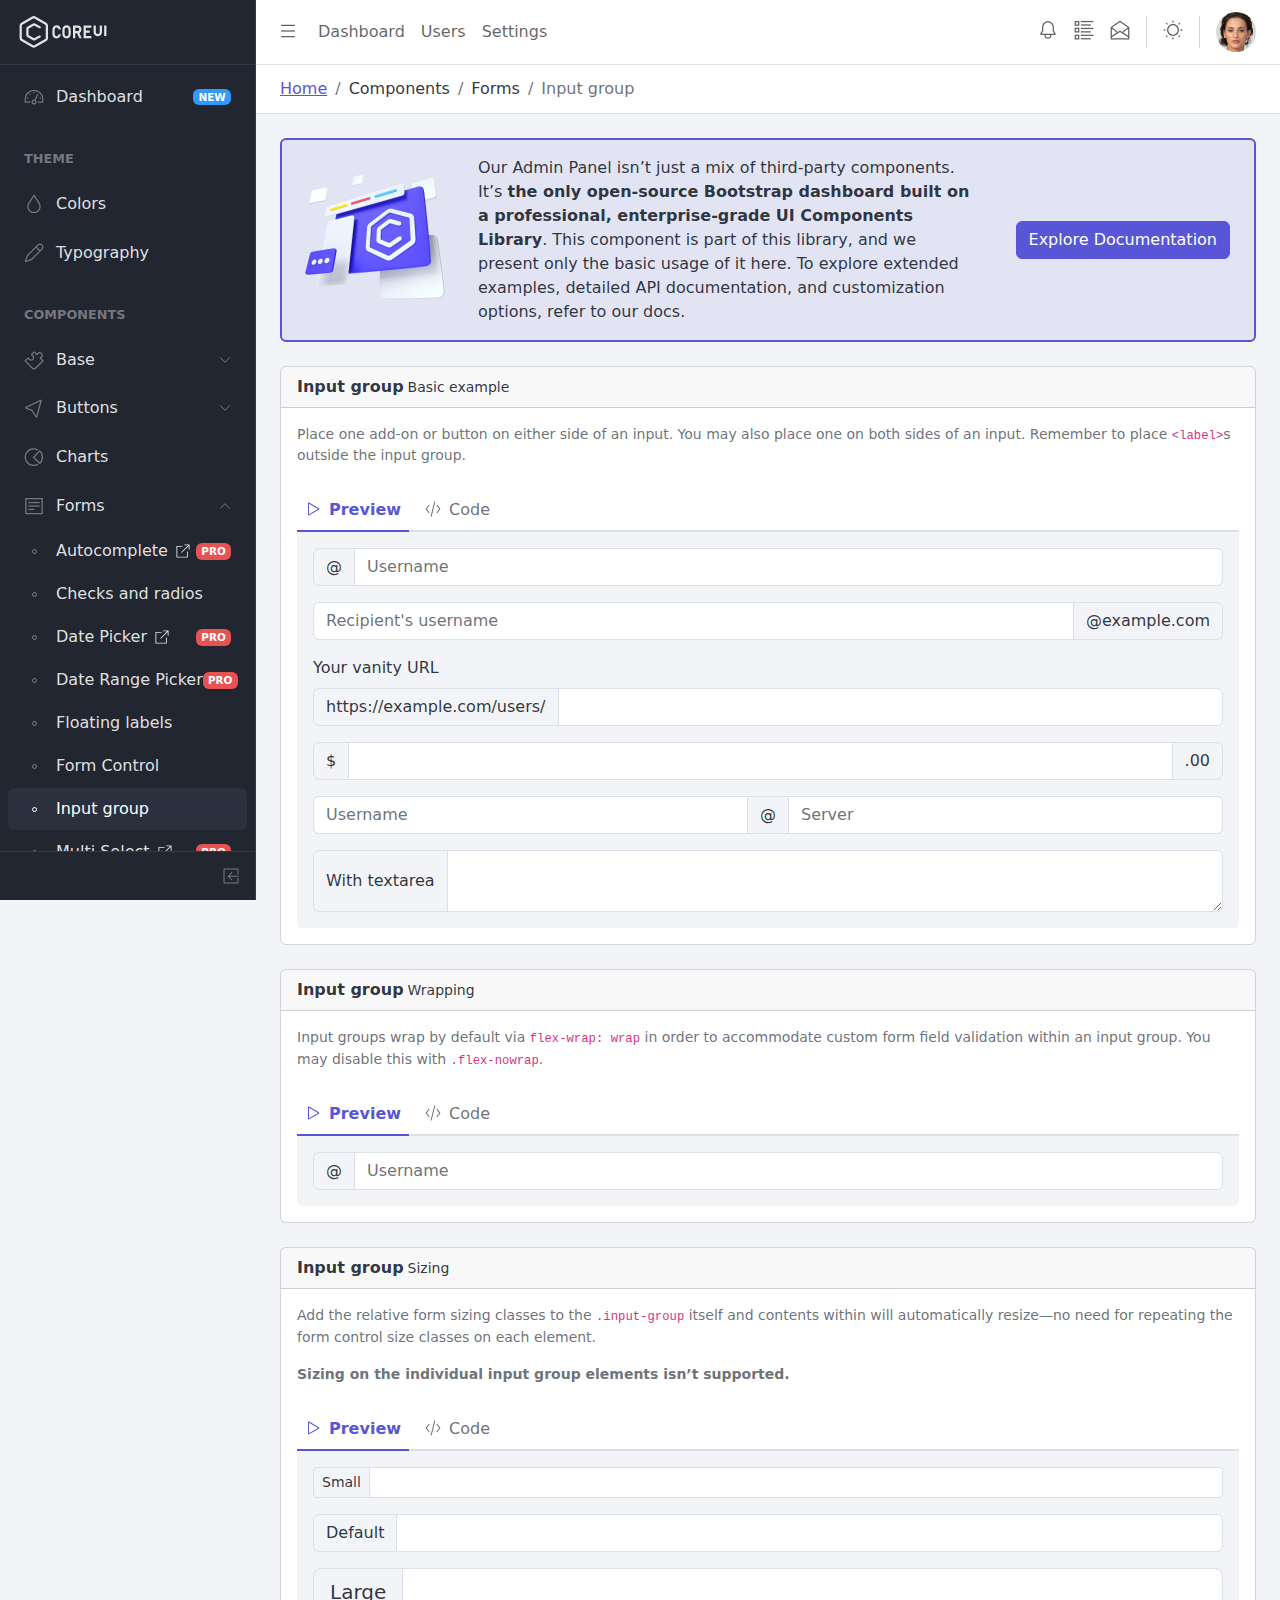
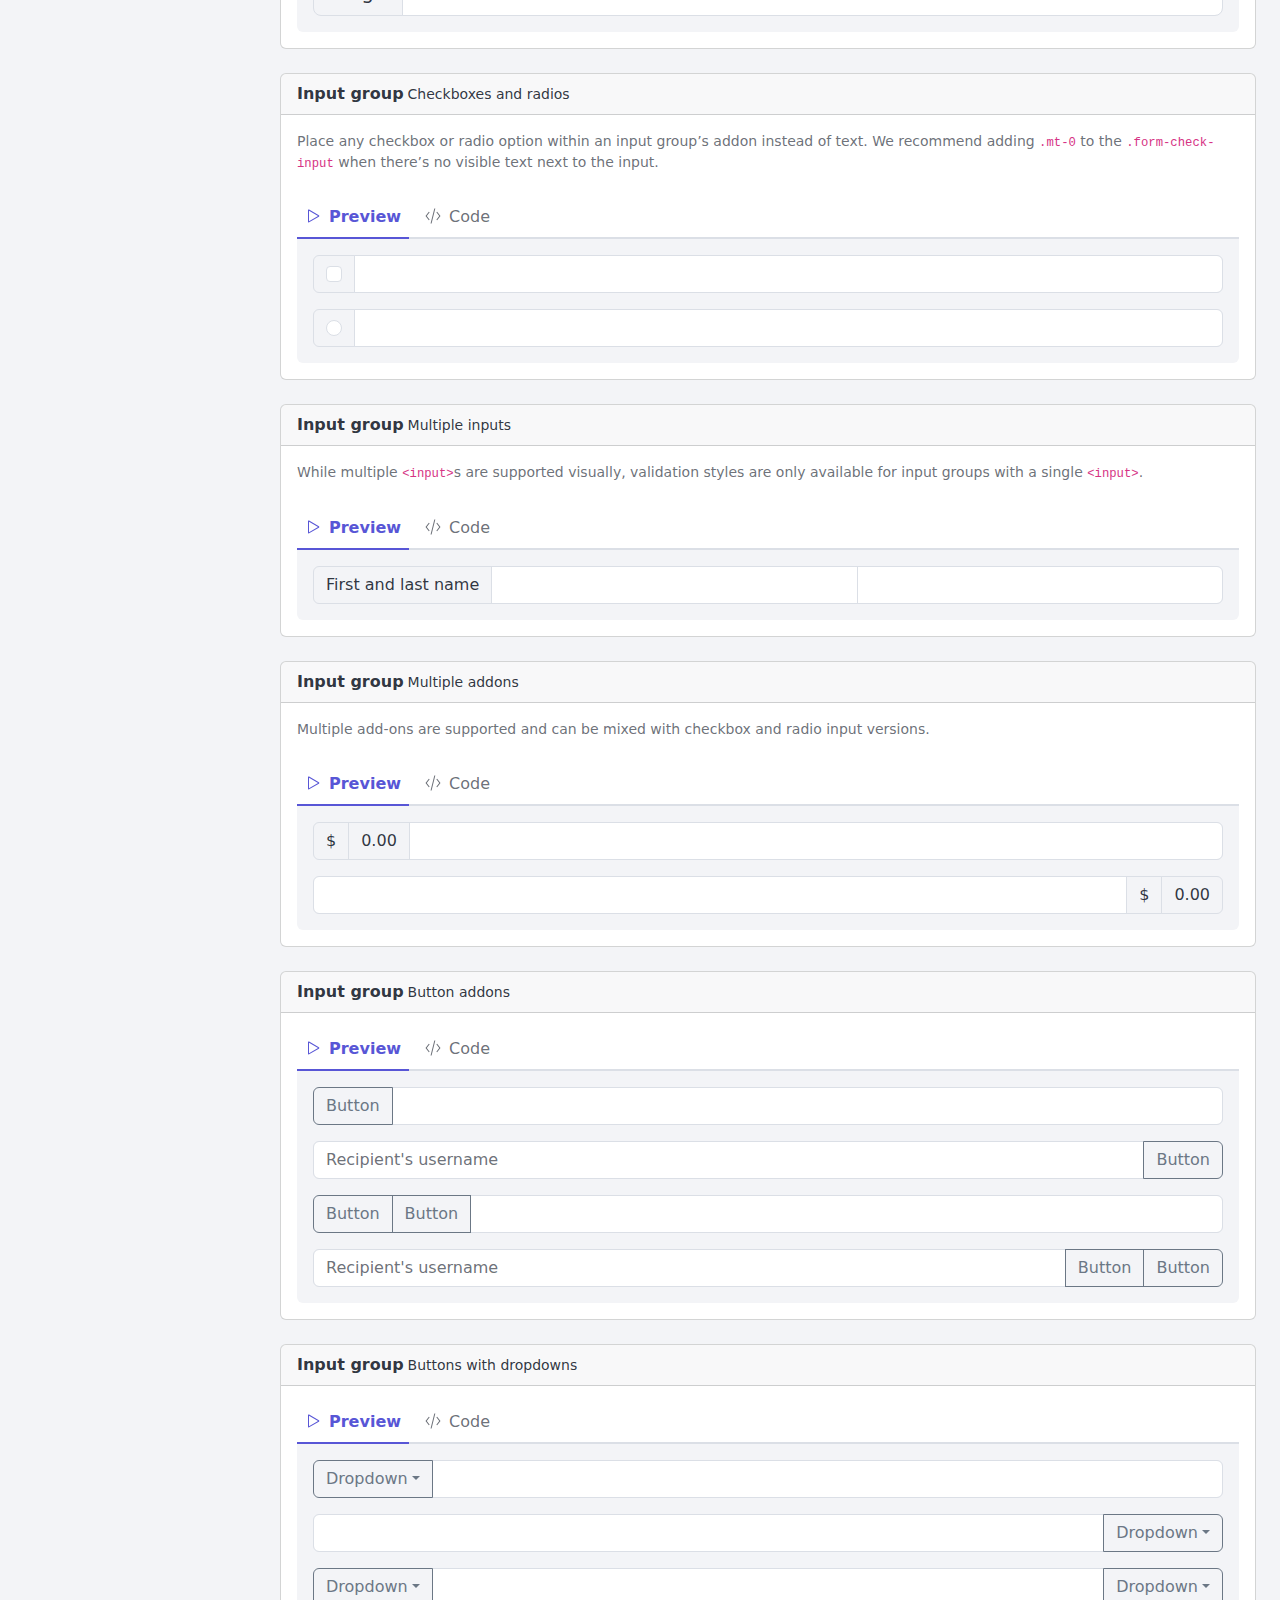
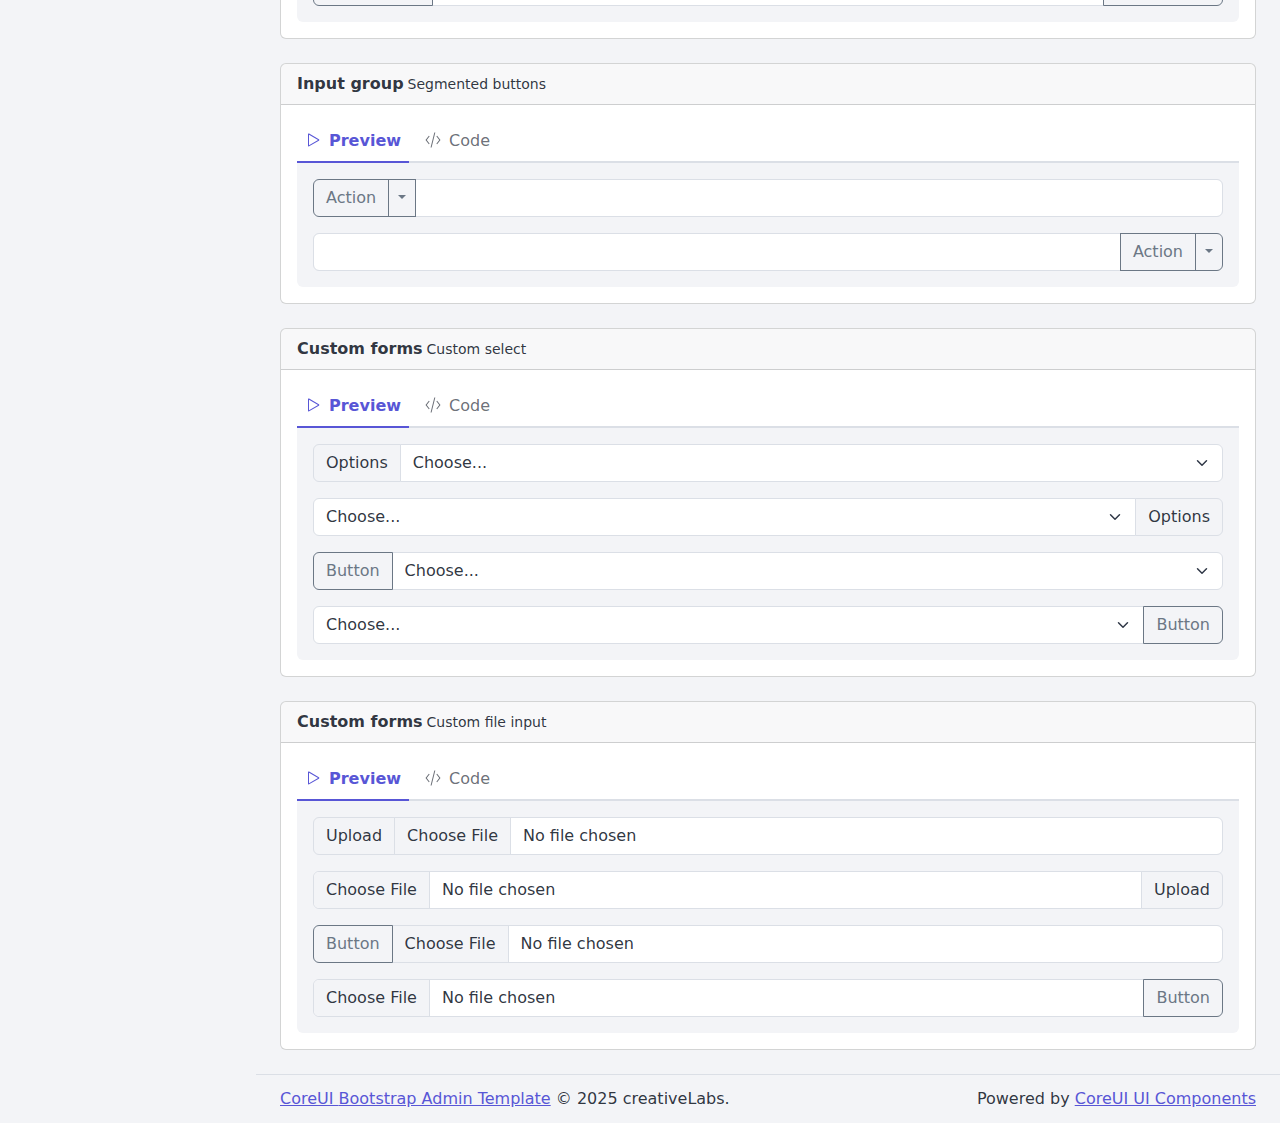
<file: src/main/resources/static/forms/input-group.html>
<!DOCTYPE html><!--
* CoreUI - Free Bootstrap Admin Template
* @version v5.3.0
* @link https://coreui.io/product/free-bootstrap-admin-template/
* Copyright (c) 2025 creativeLabs Łukasz Holeczek
* Licensed under MIT (https://github.com/coreui/coreui-free-bootstrap-admin-template/blob/main/LICENSE)
-->
<html lang="en">
  <head>
    <base href="./../">
    <meta charset="utf-8">
    <meta http-equiv="X-UA-Compatible" content="IE=edge">
    <meta name="viewport" content="width=device-width, initial-scale=1.0, shrink-to-fit=no">
    <meta name="description" content="CoreUI - Open Source Bootstrap Admin Template">
    <meta name="author" content="Łukasz Holeczek">
    <meta name="keyword" content="Bootstrap,Admin,Template,Open,Source,jQuery,CSS,HTML,RWD,Dashboard">
    <title>CoreUI Free Bootstrap Admin Template</title>
    <link rel="apple-touch-icon" sizes="57x57" href="assets/favicon/apple-icon-57x57.png">
    <link rel="apple-touch-icon" sizes="60x60" href="assets/favicon/apple-icon-60x60.png">
    <link rel="apple-touch-icon" sizes="72x72" href="assets/favicon/apple-icon-72x72.png">
    <link rel="apple-touch-icon" sizes="76x76" href="assets/favicon/apple-icon-76x76.png">
    <link rel="apple-touch-icon" sizes="114x114" href="assets/favicon/apple-icon-114x114.png">
    <link rel="apple-touch-icon" sizes="120x120" href="assets/favicon/apple-icon-120x120.png">
    <link rel="apple-touch-icon" sizes="144x144" href="assets/favicon/apple-icon-144x144.png">
    <link rel="apple-touch-icon" sizes="152x152" href="assets/favicon/apple-icon-152x152.png">
    <link rel="apple-touch-icon" sizes="180x180" href="assets/favicon/apple-icon-180x180.png">
    <link rel="icon" type="image/png" sizes="192x192" href="assets/favicon/android-icon-192x192.png">
    <link rel="icon" type="image/png" sizes="32x32" href="assets/favicon/favicon-32x32.png">
    <link rel="icon" type="image/png" sizes="96x96" href="assets/favicon/favicon-96x96.png">
    <link rel="icon" type="image/png" sizes="16x16" href="assets/favicon/favicon-16x16.png">
    <link rel="manifest" href="assets/favicon/manifest.json">
    <meta name="msapplication-TileColor" content="#ffffff">
    <meta name="msapplication-TileImage" content="assets/favicon/ms-icon-144x144.png">
    <meta name="theme-color" content="#ffffff">
    <!-- Vendors styles-->
    <link rel="stylesheet" href="vendors/simplebar/css/simplebar.css">
    <link rel="stylesheet" href="css/vendors/simplebar.css">
    <!-- Main styles for this application-->
    <link href="css/style.css" rel="stylesheet">
    <!-- We use those styles to show code examples, you should remove them in your application.-->
    <link href="css/examples.css" rel="stylesheet">
    <script src="js/config.js"></script>
    <script src="js/color-modes.js"></script>
    <link rel="canonical" href="https://coreui.io/bootstrap/docs/forms/input-group/">
  </head>
  <body>
    <div class="sidebar sidebar-dark sidebar-fixed border-end" id="sidebar">
      <div class="sidebar-header border-bottom">
        <div class="sidebar-brand">
          <svg class="sidebar-brand-full" width="88" height="32" alt="CoreUI Logo">
            <use xlink:href="assets/brand/coreui.svg#full"></use>
          </svg>
          <svg class="sidebar-brand-narrow" width="32" height="32" alt="CoreUI Logo">
            <use xlink:href="assets/brand/coreui.svg#signet"></use>
          </svg>
        </div>
        <button class="btn-close d-lg-none" type="button" data-coreui-theme="dark" aria-label="Close" onclick="coreui.Sidebar.getInstance(document.querySelector(&quot;#sidebar&quot;)).toggle()"></button>
      </div>
      <ul class="sidebar-nav" data-coreui="navigation" data-simplebar="">
        <li class="nav-item"><a class="nav-link" href="index.html">
            <svg class="nav-icon">
              <use xlink:href="vendors/@coreui/icons/svg/free.svg#cil-speedometer"></use>
            </svg> Dashboard<span class="badge badge-sm bg-info ms-auto">NEW</span></a></li>
        <li class="nav-title">Theme</li>
        <li class="nav-item"><a class="nav-link" href="colors.html">
            <svg class="nav-icon">
              <use xlink:href="vendors/@coreui/icons/svg/free.svg#cil-drop"></use>
            </svg> Colors</a></li>
        <li class="nav-item"><a class="nav-link" href="typography.html">
            <svg class="nav-icon">
              <use xlink:href="vendors/@coreui/icons/svg/free.svg#cil-pencil"></use>
            </svg> Typography</a></li>
        <li class="nav-title">Components</li>
        <li class="nav-group"><a class="nav-link nav-group-toggle" href="#">
            <svg class="nav-icon">
              <use xlink:href="vendors/@coreui/icons/svg/free.svg#cil-puzzle"></use>
            </svg> Base</a>
          <ul class="nav-group-items compact">
            <li class="nav-item"><a class="nav-link" href="base/accordion.html"><span class="nav-icon"><span class="nav-icon-bullet"></span></span> Accordion</a></li>
            <li class="nav-item"><a class="nav-link" href="base/breadcrumb.html"><span class="nav-icon"><span class="nav-icon-bullet"></span></span> Breadcrumb</a></li>
            <li class="nav-item"><a class="nav-link" href="https://coreui.io/bootstrap/docs/components/calendar/" target="_blank"><span class="nav-icon"><span class="nav-icon-bullet"></span></span> Calendar
                <svg class="icon icon-sm ms-2">
                  <use xlink:href="vendors/@coreui/icons/svg/free.svg#cil-external-link"></use>
                </svg><span class="badge badge-sm bg-danger ms-auto">PRO</span></a></li>
            <li class="nav-item"><a class="nav-link" href="base/cards.html"><span class="nav-icon"><span class="nav-icon-bullet"></span></span> Cards</a></li>
            <li class="nav-item"><a class="nav-link" href="base/carousel.html"><span class="nav-icon"><span class="nav-icon-bullet"></span></span> Carousel</a></li>
            <li class="nav-item"><a class="nav-link" href="base/collapse.html"><span class="nav-icon"><span class="nav-icon-bullet"></span></span> Collapse</a></li>
            <li class="nav-item"><a class="nav-link" href="base/list-group.html"><span class="nav-icon"><span class="nav-icon-bullet"></span></span> List group</a></li>
            <li class="nav-item"><a class="nav-link" href="base/navs-tabs.html"><span class="nav-icon"><span class="nav-icon-bullet"></span></span> Navs &amp; Tabs</a></li>
            <li class="nav-item"><a class="nav-link" href="base/pagination.html"><span class="nav-icon"><span class="nav-icon-bullet"></span></span> Pagination</a></li>
            <li class="nav-item"><a class="nav-link" href="base/placeholders.html"><span class="nav-icon"><span class="nav-icon-bullet"></span></span> Placeholders</a></li>
            <li class="nav-item"><a class="nav-link" href="base/popovers.html"><span class="nav-icon"><span class="nav-icon-bullet"></span></span> Popovers</a></li>
            <li class="nav-item"><a class="nav-link" href="base/progress.html"><span class="nav-icon"><span class="nav-icon-bullet"></span></span> Progress</a></li>
            <li class="nav-item"><a class="nav-link" href="base/spinners.html"><span class="nav-icon"><span class="nav-icon-bullet"></span></span> Spinners</a></li>
            <li class="nav-item"><a class="nav-link" href="base/tables.html"><span class="nav-icon"><span class="nav-icon-bullet"></span></span> Tables</a></li>
            <li class="nav-item"><a class="nav-link" href="base/tooltips.html"><span class="nav-icon"><span class="nav-icon-bullet"></span></span> Tooltips</a></li>
          </ul>
        </li>
        <li class="nav-group"><a class="nav-link nav-group-toggle" href="#">
            <svg class="nav-icon">
              <use xlink:href="vendors/@coreui/icons/svg/free.svg#cil-cursor"></use>
            </svg> Buttons</a>
          <ul class="nav-group-items compact">
            <li class="nav-item"><a class="nav-link" href="buttons/buttons.html"><span class="nav-icon"><span class="nav-icon-bullet"></span></span> Buttons</a></li>
            <li class="nav-item"><a class="nav-link" href="buttons/button-group.html"><span class="nav-icon"><span class="nav-icon-bullet"></span></span> Buttons Group</a></li>
            <li class="nav-item"><a class="nav-link" href="buttons/dropdowns.html"><span class="nav-icon"><span class="nav-icon-bullet"></span></span> Dropdowns</a></li>
            <li class="nav-item"><a class="nav-link" href="https://coreui.io/bootstrap/docs/components/loading-buttons/" target="_blank"><span class="nav-icon"><span class="nav-icon-bullet"></span></span> Loading Buttons
                <svg class="icon icon-sm ms-2">
                  <use xlink:href="vendors/@coreui/icons/svg/free.svg#cil-external-link"></use>
                </svg><span class="badge badge-sm bg-danger ms-auto">PRO</span></a></li>
          </ul>
        </li>
        <li class="nav-item"><a class="nav-link" href="charts.html">
            <svg class="nav-icon">
              <use xlink:href="vendors/@coreui/icons/svg/free.svg#cil-chart-pie"></use>
            </svg> Charts</a></li>
        <li class="nav-group"><a class="nav-link nav-group-toggle" href="#">
            <svg class="nav-icon">
              <use xlink:href="vendors/@coreui/icons/svg/free.svg#cil-notes"></use>
            </svg> Forms</a>
          <ul class="nav-group-items compact">
            <li class="nav-item"><a class="nav-link" href="https://coreui.io/bootstrap/docs/forms/autocomplete/" target="_blank"><span class="nav-icon"><span class="nav-icon-bullet"></span></span> Autocomplete
                <svg class="icon icon-sm ms-2">
                  <use xlink:href="vendors/@coreui/icons/svg/free.svg#cil-external-link"></use>
                </svg><span class="badge badge-sm bg-danger ms-auto">PRO</span></a></li>
            <li class="nav-item"><a class="nav-link" href="forms/checks-radios.html"><span class="nav-icon"><span class="nav-icon-bullet"></span></span> Checks and radios</a></li>
            <li class="nav-item"><a class="nav-link" href="https://coreui.io/bootstrap/docs/forms/date-picker/" target="_blank"><span class="nav-icon"><span class="nav-icon-bullet"></span></span> Date Picker
                <svg class="icon icon-sm ms-2">
                  <use xlink:href="vendors/@coreui/icons/svg/free.svg#cil-external-link"></use>
                </svg><span class="badge badge-sm bg-danger ms-auto">PRO</span></a></li>
            <li class="nav-item"><a class="nav-link" href="https://coreui.io/bootstrap/docs/forms/date-range-picker/" target="_blank"><span class="nav-icon"><span class="nav-icon-bullet"></span></span> Date Range Picker<span class="badge badge-sm bg-danger ms-auto">PRO</span></a></li>
            <li class="nav-item"><a class="nav-link" href="forms/floating-labels.html"><span class="nav-icon"><span class="nav-icon-bullet"></span></span> Floating labels</a></li>
            <li class="nav-item"><a class="nav-link" href="forms/form-control.html"><span class="nav-icon"><span class="nav-icon-bullet"></span></span> Form Control</a></li>
            <li class="nav-item"><a class="nav-link" href="forms/input-group.html"><span class="nav-icon"><span class="nav-icon-bullet"></span></span> Input group</a></li>
            <li class="nav-item"><a class="nav-link" href="https://coreui.io/bootstrap/docs/forms/multi-select/" target="_blank"><span class="nav-icon"><span class="nav-icon-bullet"></span></span> Multi Select
                <svg class="icon icon-sm ms-2">
                  <use xlink:href="vendors/@coreui/icons/svg/free.svg#cil-external-link"></use>
                </svg><span class="badge badge-sm bg-danger ms-auto">PRO</span></a></li>
            <li class="nav-item"><a class="nav-link" href="forms/range.html"><span class="nav-icon"><span class="nav-icon-bullet"></span></span> Range</a></li>
            <li class="nav-item"><a class="nav-link" href="https://coreui.io/bootstrap/docs/forms/range-slider/" target="_blank"><span class="nav-icon"><span class="nav-icon-bullet"></span></span> Range Slider
                <svg class="icon icon-sm ms-2">
                  <use xlink:href="vendors/@coreui/icons/svg/free.svg#cil-external-link"></use>
                </svg><span class="badge badge-sm bg-danger ms-auto">PRO</span></a></li>
            <li class="nav-item"><a class="nav-link" href="https://coreui.io/bootstrap/docs/forms/rating/" target="_blank"><span class="nav-icon"><span class="nav-icon-bullet"></span></span> Rating
                <svg class="icon icon-sm ms-2">
                  <use xlink:href="vendors/@coreui/icons/svg/free.svg#cil-external-link"></use>
                </svg><span class="badge badge-sm bg-danger ms-auto">PRO</span></a></li>
            <li class="nav-item"><a class="nav-link" href="forms/select.html"><span class="nav-icon"><span class="nav-icon-bullet"></span></span> Select</a></li>
            <li class="nav-item"><a class="nav-link" href="https://coreui.io/bootstrap/docs/forms/time-picker/" target="_blank"><span class="nav-icon"><span class="nav-icon-bullet"></span></span> Time Picker
                <svg class="icon icon-sm ms-2">
                  <use xlink:href="vendors/@coreui/icons/svg/free.svg#cil-external-link"></use>
                </svg><span class="badge badge-sm bg-danger ms-auto">PRO</span></a></li>
            <li class="nav-item"><a class="nav-link" href="forms/layout.html"><span class="nav-icon"><span class="nav-icon-bullet"></span></span> Layout</a></li>
            <li class="nav-item"><a class="nav-link" href="forms/validation.html"><span class="nav-icon"><span class="nav-icon-bullet"></span></span> Validation</a></li>
          </ul>
        </li>
        <li class="nav-group"><a class="nav-link nav-group-toggle" href="#">
            <svg class="nav-icon">
              <use xlink:href="vendors/@coreui/icons/svg/free.svg#cil-star"></use>
            </svg> Icons</a>
          <ul class="nav-group-items compact">
            <li class="nav-item"><a class="nav-link" href="icons/coreui-icons-free.html"><span class="nav-icon"><span class="nav-icon-bullet"></span></span> CoreUI Icons<span class="badge badge-sm bg-success ms-auto">Free</span></a></li>
            <li class="nav-item"><a class="nav-link" href="icons/coreui-icons-brand.html"><span class="nav-icon"><span class="nav-icon-bullet"></span></span> CoreUI Icons - Brand</a></li>
            <li class="nav-item"><a class="nav-link" href="icons/coreui-icons-flag.html"><span class="nav-icon"><span class="nav-icon-bullet"></span></span> CoreUI Icons - Flag</a></li>
          </ul>
        </li>
        <li class="nav-group"><a class="nav-link nav-group-toggle" href="#">
            <svg class="nav-icon">
              <use xlink:href="vendors/@coreui/icons/svg/free.svg#cil-bell"></use>
            </svg> Notifications</a>
          <ul class="nav-group-items compact">
            <li class="nav-item"><a class="nav-link" href="notifications/alerts.html"><span class="nav-icon"><span class="nav-icon-bullet"></span></span> Alerts</a></li>
            <li class="nav-item"><a class="nav-link" href="notifications/badge.html"><span class="nav-icon"><span class="nav-icon-bullet"></span></span> Badge</a></li>
            <li class="nav-item"><a class="nav-link" href="notifications/modals.html"><span class="nav-icon"><span class="nav-icon-bullet"></span></span> Modals</a></li>
            <li class="nav-item"><a class="nav-link" href="notifications/toasts.html"><span class="nav-icon"><span class="nav-icon-bullet"></span></span> Toasts</a></li>
          </ul>
        </li>
        <li class="nav-item"><a class="nav-link" href="widgets.html">
            <svg class="nav-icon">
              <use xlink:href="vendors/@coreui/icons/svg/free.svg#cil-calculator"></use>
            </svg> Widgets<span class="badge badge-sm bg-info ms-auto">NEW</span></a></li>
        <li class="nav-divider"></li>
        <li class="nav-title">Extras</li>
        <li class="nav-group"><a class="nav-link nav-group-toggle" href="#">
            <svg class="nav-icon">
              <use xlink:href="vendors/@coreui/icons/svg/free.svg#cil-star"></use>
            </svg> Pages</a>
          <ul class="nav-group-items compact">
            <li class="nav-item"><a class="nav-link" href="login.html" target="_top">
                <svg class="nav-icon">
                  <use xlink:href="vendors/@coreui/icons/svg/free.svg#cil-account-logout"></use>
                </svg> Login</a></li>
            <li class="nav-item"><a class="nav-link" href="register.html" target="_top">
                <svg class="nav-icon">
                  <use xlink:href="vendors/@coreui/icons/svg/free.svg#cil-account-logout"></use>
                </svg> Register</a></li>
            <li class="nav-item"><a class="nav-link" href="404.html" target="_top">
                <svg class="nav-icon">
                  <use xlink:href="vendors/@coreui/icons/svg/free.svg#cil-bug"></use>
                </svg> Error 404</a></li>
            <li class="nav-item"><a class="nav-link" href="500.html" target="_top">
                <svg class="nav-icon">
                  <use xlink:href="vendors/@coreui/icons/svg/free.svg#cil-bug"></use>
                </svg> Error 500</a></li>
          </ul>
        </li>
        <li class="nav-item mt-auto"><a class="nav-link" href="https://coreui.io/bootstrap/docs/templates/installation/" target="_blank">
            <svg class="nav-icon">
              <use xlink:href="vendors/@coreui/icons/svg/free.svg#cil-description"></use>
            </svg> Docs</a></li>
        <li class="nav-item"><a class="nav-link text-primary fw-semibold" href="https://coreui.io/product/bootstrap-dashboard-template/" target="_top">
            <svg class="nav-icon text-primary">
              <use xlink:href="vendors/@coreui/icons/svg/free.svg#cil-layers"></use>
            </svg> Try CoreUI PRO</a></li>
      </ul>
      <div class="sidebar-footer border-top d-none d-md-flex">
        <button class="sidebar-toggler" type="button" data-coreui-toggle="unfoldable"></button>
      </div>
    </div>
    <div class="wrapper d-flex flex-column min-vh-100">
      <header class="header header-sticky p-0 mb-4">
        <div class="container-fluid border-bottom px-4">
          <button class="header-toggler" type="button" onclick="coreui.Sidebar.getInstance(document.querySelector('#sidebar')).toggle()" style="margin-inline-start: -14px;">
            <svg class="icon icon-lg">
              <use xlink:href="vendors/@coreui/icons/svg/free.svg#cil-menu"></use>
            </svg>
          </button>
          <ul class="header-nav d-none d-lg-flex">
            <li class="nav-item"><a class="nav-link" href="#">Dashboard</a></li>
            <li class="nav-item"><a class="nav-link" href="#">Users</a></li>
            <li class="nav-item"><a class="nav-link" href="#">Settings</a></li>
          </ul>
          <ul class="header-nav ms-auto">
            <li class="nav-item"><a class="nav-link" href="#">
                <svg class="icon icon-lg">
                  <use xlink:href="vendors/@coreui/icons/svg/free.svg#cil-bell"></use>
                </svg></a></li>
            <li class="nav-item"><a class="nav-link" href="#">
                <svg class="icon icon-lg">
                  <use xlink:href="vendors/@coreui/icons/svg/free.svg#cil-list-rich"></use>
                </svg></a></li>
            <li class="nav-item"><a class="nav-link" href="#">
                <svg class="icon icon-lg">
                  <use xlink:href="vendors/@coreui/icons/svg/free.svg#cil-envelope-open"></use>
                </svg></a></li>
          </ul>
          <ul class="header-nav">
            <li class="nav-item py-1">
              <div class="vr h-100 mx-2 text-body text-opacity-75"></div>
            </li>
            <li class="nav-item dropdown">
              <button class="btn btn-link nav-link py-2 px-2 d-flex align-items-center" type="button" aria-expanded="false" data-coreui-toggle="dropdown">
                <svg class="icon icon-lg theme-icon-active">
                  <use xlink:href="vendors/@coreui/icons/svg/free.svg#cil-contrast"></use>
                </svg>
              </button>
              <ul class="dropdown-menu dropdown-menu-end" style="--cui-dropdown-min-width: 8rem;">
                <li>
                  <button class="dropdown-item d-flex align-items-center" type="button" data-coreui-theme-value="light">
                    <svg class="icon icon-lg me-3">
                      <use xlink:href="vendors/@coreui/icons/svg/free.svg#cil-sun"></use>
                    </svg>Light
                  </button>
                </li>
                <li>
                  <button class="dropdown-item d-flex align-items-center" type="button" data-coreui-theme-value="dark">
                    <svg class="icon icon-lg me-3">
                      <use xlink:href="vendors/@coreui/icons/svg/free.svg#cil-moon"></use>
                    </svg>Dark
                  </button>
                </li>
                <li>
                  <button class="dropdown-item d-flex align-items-center active" type="button" data-coreui-theme-value="auto">
                    <svg class="icon icon-lg me-3">
                      <use xlink:href="vendors/@coreui/icons/svg/free.svg#cil-contrast"></use>
                    </svg>Auto
                  </button>
                </li>
              </ul>
            </li>
            <li class="nav-item py-1">
              <div class="vr h-100 mx-2 text-body text-opacity-75"></div>
            </li>
            <li class="nav-item dropdown"><a class="nav-link py-0 pe-0" data-coreui-toggle="dropdown" href="#" role="button" aria-haspopup="true" aria-expanded="false">
                <div class="avatar avatar-md"><img class="avatar-img" src="assets/img/avatars/8.jpg" alt="user@email.com"></div>
              </a>
              <div class="dropdown-menu dropdown-menu-end pt-0">
                <div class="dropdown-header bg-body-tertiary text-body-secondary fw-semibold rounded-top mb-2">Account</div><a class="dropdown-item" href="#">
                  <svg class="icon me-2">
                    <use xlink:href="vendors/@coreui/icons/svg/free.svg#cil-bell"></use>
                  </svg> Updates<span class="badge badge-sm bg-info ms-2">42</span></a><a class="dropdown-item" href="#">
                  <svg class="icon me-2">
                    <use xlink:href="vendors/@coreui/icons/svg/free.svg#cil-envelope-open"></use>
                  </svg> Messages<span class="badge badge-sm bg-success ms-2">42</span></a><a class="dropdown-item" href="#">
                  <svg class="icon me-2">
                    <use xlink:href="vendors/@coreui/icons/svg/free.svg#cil-task"></use>
                  </svg> Tasks<span class="badge badge-sm bg-danger ms-2">42</span></a><a class="dropdown-item" href="#">
                  <svg class="icon me-2">
                    <use xlink:href="vendors/@coreui/icons/svg/free.svg#cil-comment-square"></use>
                  </svg> Comments<span class="badge badge-sm bg-warning ms-2">42</span></a>
                <div class="dropdown-header bg-body-tertiary text-body-secondary fw-semibold my-2">
                  <div class="fw-semibold">Settings</div>
                </div><a class="dropdown-item" href="#">
                  <svg class="icon me-2">
                    <use xlink:href="vendors/@coreui/icons/svg/free.svg#cil-user"></use>
                  </svg> Profile</a><a class="dropdown-item" href="#">
                  <svg class="icon me-2">
                    <use xlink:href="vendors/@coreui/icons/svg/free.svg#cil-settings"></use>
                  </svg> Settings</a><a class="dropdown-item" href="#">
                  <svg class="icon me-2">
                    <use xlink:href="vendors/@coreui/icons/svg/free.svg#cil-credit-card"></use>
                  </svg> Payments<span class="badge badge-sm bg-secondary ms-2">42</span></a><a class="dropdown-item" href="#">
                  <svg class="icon me-2">
                    <use xlink:href="vendors/@coreui/icons/svg/free.svg#cil-file"></use>
                  </svg> Projects<span class="badge badge-sm bg-primary ms-2">42</span></a>
                <div class="dropdown-divider"></div><a class="dropdown-item" href="#">
                  <svg class="icon me-2">
                    <use xlink:href="vendors/@coreui/icons/svg/free.svg#cil-lock-locked"></use>
                  </svg> Lock Account</a><a class="dropdown-item" href="#">
                  <svg class="icon me-2">
                    <use xlink:href="vendors/@coreui/icons/svg/free.svg#cil-account-logout"></use>
                  </svg> Logout</a>
              </div>
            </li>
          </ul>
        </div>
        <div class="container-fluid px-4">
          <nav aria-label="breadcrumb">
            <ol class="breadcrumb my-0">
              <li class="breadcrumb-item"><a href="#">Home</a>
              </li>
              <li class="breadcrumb-item"><span>Components</span>
              </li>
              <li class="breadcrumb-item"><span>Forms</span>
              </li>
              <li class="breadcrumb-item active"><span>Input group</span>
              </li>
            </ol>
          </nav>
        </div>
      </header>
      <div class="body flex-grow-1">
        <div class="container-lg px-4">
          <div class="bg-primary bg-opacity-10 border border-2 border-primary rounded mb-4">
            <div class="row d-flex align-items-center p-3 px-xl-4 flex-xl-nowrap">
              <div class="col-xl-auto col-12 d-none d-xl-block p-0"><img class="img-fluid" src="assets/img/components.webp" width="160px" height="160px" alt="CoreUI PRO hexagon"></div>
              <div class="col-md col-12 px-lg-4">
                Our Admin Panel isn’t just a mix of third-party components. It’s <strong>the only open-source Bootstrap dashboard built on a professional, enterprise-grade UI Components Library</strong>.
                This component is part of this library, and we present only the basic usage of it here. To explore extended examples, detailed API documentation, and customization options, refer to our docs.
              </div>
              <div class="col-md-auto col-12 mt-3 mt-lg-0"><a class="btn btn-primary text-nowrap text-white" href="https://coreui.io/bootstrap/docs/forms/input-group/" target="_blank" rel="noopener noreferrer">Explore Documentation</a></div>
            </div>
          </div>
          <div class="row">
            <div class="col-12">
              <div class="card mb-4">
                <div class="card-header"><strong>Input group</strong><span class="small ms-1">Basic example</span></div>
                <div class="card-body">
                  <p class="text-body-secondary small">Place one add-on or button on either side of an input. You may also place one on both sides of an input. Remember to place <code>&lt;label&gt;</code>s outside the input group.</p>
                  <div class="example">
                    <ul class="nav nav-underline-border" role="tablist">
                      <li class="nav-item"><a class="nav-link active" data-coreui-toggle="tab" href="#preview-1000" role="tab">
                          <svg class="icon me-2">
                            <use xlink:href="vendors/@coreui/icons/svg/free.svg#cil-media-play"></use>
                          </svg>Preview</a></li>
                      <li class="nav-item"><a class="nav-link" href="https://coreui.io/bootstrap/docs/forms/input-group/#basic-example" target="_blank">
                          <svg class="icon me-2">
                            <use xlink:href="vendors/@coreui/icons/svg/free.svg#cil-code"></use>
                          </svg>Code</a></li>
                    </ul>
                    <div class="tab-content rounded-bottom">
                      <div class="tab-pane p-3 active preview" role="tabpanel" id="preview-1000">
                        <div class="input-group mb-3"><span class="input-group-text" id="basic-addon1">@</span>
                          <input class="form-control" type="text" placeholder="Username" aria-label="Username" aria-describedby="basic-addon1">
                        </div>
                        <div class="input-group mb-3">
                          <input class="form-control" type="text" placeholder="Recipient's username" aria-label="Recipient's username" aria-describedby="basic-addon2"><span class="input-group-text" id="basic-addon2">@example.com</span>
                        </div>
                        <label class="form-label" for="basic-url">Your vanity URL</label>
                        <div class="input-group mb-3"><span class="input-group-text" id="basic-addon3">https://example.com/users/</span>
                          <input class="form-control" id="basic-url" type="text" aria-describedby="basic-addon3">
                        </div>
                        <div class="input-group mb-3"><span class="input-group-text">$</span>
                          <input class="form-control" type="text" aria-label="Amount (to the nearest dollar)"><span class="input-group-text">.00</span>
                        </div>
                        <div class="input-group mb-3">
                          <input class="form-control" type="text" placeholder="Username" aria-label="Username"><span class="input-group-text">@</span>
                          <input class="form-control" type="text" placeholder="Server" aria-label="Server">
                        </div>
                        <div class="input-group"><span class="input-group-text">With textarea</span>
                          <textarea class="form-control" aria-label="With textarea"></textarea>
                        </div>
                      </div>
                    </div>
                  </div>
                </div>
              </div>
            </div>
            <div class="col-12">
              <div class="card mb-4">
                <div class="card-header"><strong>Input group</strong><span class="small ms-1">Wrapping</span></div>
                <div class="card-body">
                  <p class="text-body-secondary small">Input groups wrap by default via <code>flex-wrap: wrap</code> in order to accommodate custom form field validation within an input group. You may disable this with <code>.flex-nowrap</code>.</p>
                  <div class="example">
                    <ul class="nav nav-underline-border" role="tablist">
                      <li class="nav-item"><a class="nav-link active" data-coreui-toggle="tab" href="#preview-1001" role="tab">
                          <svg class="icon me-2">
                            <use xlink:href="vendors/@coreui/icons/svg/free.svg#cil-media-play"></use>
                          </svg>Preview</a></li>
                      <li class="nav-item"><a class="nav-link" href="https://coreui.io/bootstrap/docs/forms/input-group/#wrapping" target="_blank">
                          <svg class="icon me-2">
                            <use xlink:href="vendors/@coreui/icons/svg/free.svg#cil-code"></use>
                          </svg>Code</a></li>
                    </ul>
                    <div class="tab-content rounded-bottom">
                      <div class="tab-pane p-3 active preview" role="tabpanel" id="preview-1001">
                        <div class="input-group flex-nowrap"><span class="input-group-text" id="addon-wrapping">@</span>
                          <input class="form-control" type="text" placeholder="Username" aria-label="Username" aria-describedby="addon-wrapping">
                        </div>
                      </div>
                    </div>
                  </div>
                </div>
              </div>
            </div>
            <div class="col-12">
              <div class="card mb-4">
                <div class="card-header"><strong>Input group</strong><span class="small ms-1">Sizing</span></div>
                <div class="card-body">
                  <p class="text-body-secondary small">Add the relative form sizing classes to the <code>.input-group</code> itself and contents within will automatically resize—no need for repeating the form control size classes on each element.</p>
                  <p class="text-body-secondary small"><strong>Sizing on the individual input group elements isn’t supported.</strong></p>
                  <div class="example">
                    <ul class="nav nav-underline-border" role="tablist">
                      <li class="nav-item"><a class="nav-link active" data-coreui-toggle="tab" href="#preview-1002" role="tab">
                          <svg class="icon me-2">
                            <use xlink:href="vendors/@coreui/icons/svg/free.svg#cil-media-play"></use>
                          </svg>Preview</a></li>
                      <li class="nav-item"><a class="nav-link" href="https://coreui.io/bootstrap/docs/forms/input-group/#sizing" target="_blank">
                          <svg class="icon me-2">
                            <use xlink:href="vendors/@coreui/icons/svg/free.svg#cil-code"></use>
                          </svg>Code</a></li>
                    </ul>
                    <div class="tab-content rounded-bottom">
                      <div class="tab-pane p-3 active preview" role="tabpanel" id="preview-1002">
                        <div class="input-group input-group-sm mb-3"><span class="input-group-text" id="inputGroup-sizing-sm">Small</span>
                          <input class="form-control" type="text" aria-label="Sizing example input" aria-describedby="inputGroup-sizing-sm">
                        </div>
                        <div class="input-group mb-3"><span class="input-group-text" id="inputGroup-sizing-default">Default</span>
                          <input class="form-control" type="text" aria-label="Sizing example input" aria-describedby="inputGroup-sizing-default">
                        </div>
                        <div class="input-group input-group-lg"><span class="input-group-text" id="inputGroup-sizing-lg">Large</span>
                          <input class="form-control" type="text" aria-label="Sizing example input" aria-describedby="inputGroup-sizing-lg">
                        </div>
                      </div>
                    </div>
                  </div>
                </div>
              </div>
            </div>
            <div class="col-12">
              <div class="card mb-4">
                <div class="card-header"><strong>Input group</strong><span class="small ms-1">Checkboxes and radios</span></div>
                <div class="card-body">
                  <p class="text-body-secondary small">Place any checkbox or radio option within an input group’s addon instead of text. We recommend adding <code>.mt-0</code> to the <code>.form-check-input</code> when there’s no visible text next to the input.</p>
                  <div class="example">
                    <ul class="nav nav-underline-border" role="tablist">
                      <li class="nav-item"><a class="nav-link active" data-coreui-toggle="tab" href="#preview-1003" role="tab">
                          <svg class="icon me-2">
                            <use xlink:href="vendors/@coreui/icons/svg/free.svg#cil-media-play"></use>
                          </svg>Preview</a></li>
                      <li class="nav-item"><a class="nav-link" href="https://coreui.io/bootstrap/docs/forms/input-group/#checkboxes-and-radios" target="_blank">
                          <svg class="icon me-2">
                            <use xlink:href="vendors/@coreui/icons/svg/free.svg#cil-code"></use>
                          </svg>Code</a></li>
                    </ul>
                    <div class="tab-content rounded-bottom">
                      <div class="tab-pane p-3 active preview" role="tabpanel" id="preview-1003">
                        <div class="input-group mb-3">
                          <div class="input-group-text">
                            <input class="form-check-input mt-0" type="checkbox" aria-label="Checkbox for following text input">
                          </div>
                          <input class="form-control" type="text" aria-label="Text input with checkbox">
                        </div>
                        <div class="input-group">
                          <div class="input-group-text">
                            <input class="form-check-input mt-0" type="radio" aria-label="Radio button for following text input">
                          </div>
                          <input class="form-control" type="text" aria-label="Text input with radio button">
                        </div>
                      </div>
                    </div>
                  </div>
                </div>
              </div>
            </div>
            <div class="col-12">
              <div class="card mb-4">
                <div class="card-header"><strong>Input group</strong><span class="small ms-1">Multiple inputs</span></div>
                <div class="card-body">
                  <p class="text-body-secondary small">While multiple <code>&lt;input&gt;</code>s are supported visually, validation styles are only available for input groups with a single <code>&lt;input&gt;</code>.</p>
                  <div class="example">
                    <ul class="nav nav-underline-border" role="tablist">
                      <li class="nav-item"><a class="nav-link active" data-coreui-toggle="tab" href="#preview-1004" role="tab">
                          <svg class="icon me-2">
                            <use xlink:href="vendors/@coreui/icons/svg/free.svg#cil-media-play"></use>
                          </svg>Preview</a></li>
                      <li class="nav-item"><a class="nav-link" href="https://coreui.io/bootstrap/docs/forms/input-group/#multiple-inputs" target="_blank">
                          <svg class="icon me-2">
                            <use xlink:href="vendors/@coreui/icons/svg/free.svg#cil-code"></use>
                          </svg>Code</a></li>
                    </ul>
                    <div class="tab-content rounded-bottom">
                      <div class="tab-pane p-3 active preview" role="tabpanel" id="preview-1004">
                        <div class="input-group"><span class="input-group-text">First and last name</span>
                          <input class="form-control" type="text" aria-label="First name">
                          <input class="form-control" type="text" aria-label="Last name">
                        </div>
                      </div>
                    </div>
                  </div>
                </div>
              </div>
            </div>
            <div class="col-12">
              <div class="card mb-4">
                <div class="card-header"><strong>Input group</strong><span class="small ms-1">Multiple addons</span></div>
                <div class="card-body">
                  <p class="text-body-secondary small">Multiple add-ons are supported and can be mixed with checkbox and radio input versions.</p>
                  <div class="example">
                    <ul class="nav nav-underline-border" role="tablist">
                      <li class="nav-item"><a class="nav-link active" data-coreui-toggle="tab" href="#preview-1005" role="tab">
                          <svg class="icon me-2">
                            <use xlink:href="vendors/@coreui/icons/svg/free.svg#cil-media-play"></use>
                          </svg>Preview</a></li>
                      <li class="nav-item"><a class="nav-link" href="https://coreui.io/bootstrap/docs/forms/input-group/#multiple-addons" target="_blank">
                          <svg class="icon me-2">
                            <use xlink:href="vendors/@coreui/icons/svg/free.svg#cil-code"></use>
                          </svg>Code</a></li>
                    </ul>
                    <div class="tab-content rounded-bottom">
                      <div class="tab-pane p-3 active preview" role="tabpanel" id="preview-1005">
                        <div class="input-group mb-3"><span class="input-group-text">$</span><span class="input-group-text">0.00</span>
                          <input class="form-control" type="text" aria-label="Dollar amount (with dot and two decimal places)">
                        </div>
                        <div class="input-group">
                          <input class="form-control" type="text" aria-label="Dollar amount (with dot and two decimal places)"><span class="input-group-text">$</span><span class="input-group-text">0.00</span>
                        </div>
                      </div>
                    </div>
                  </div>
                </div>
              </div>
            </div>
            <div class="col-12">
              <div class="card mb-4">
                <div class="card-header"><strong>Input group</strong><span class="small ms-1">Button addons</span></div>
                <div class="card-body">
                  <div class="example">
                    <ul class="nav nav-underline-border" role="tablist">
                      <li class="nav-item"><a class="nav-link active" data-coreui-toggle="tab" href="#preview-1006" role="tab">
                          <svg class="icon me-2">
                            <use xlink:href="vendors/@coreui/icons/svg/free.svg#cil-media-play"></use>
                          </svg>Preview</a></li>
                      <li class="nav-item"><a class="nav-link" href="https://coreui.io/bootstrap/docs/forms/input-group/#button-addons" target="_blank">
                          <svg class="icon me-2">
                            <use xlink:href="vendors/@coreui/icons/svg/free.svg#cil-code"></use>
                          </svg>Code</a></li>
                    </ul>
                    <div class="tab-content rounded-bottom">
                      <div class="tab-pane p-3 active preview" role="tabpanel" id="preview-1006">
                        <div class="input-group mb-3">
                          <button class="btn btn-outline-secondary" id="button-addon1" type="button">Button</button>
                          <input class="form-control" type="text" placeholder="" aria-label="Example text with button addon" aria-describedby="button-addon1">
                        </div>
                        <div class="input-group mb-3">
                          <input class="form-control" type="text" placeholder="Recipient's username" aria-label="Recipient's username" aria-describedby="button-addon2">
                          <button class="btn btn-outline-secondary" id="button-addon2" type="button">Button</button>
                        </div>
                        <div class="input-group mb-3">
                          <button class="btn btn-outline-secondary" type="button">Button</button>
                          <button class="btn btn-outline-secondary" type="button">Button</button>
                          <input class="form-control" type="text" placeholder="" aria-label="Example text with two button addons">
                        </div>
                        <div class="input-group">
                          <input class="form-control" type="text" placeholder="Recipient's username" aria-label="Recipient's username with two button addons">
                          <button class="btn btn-outline-secondary" type="button">Button</button>
                          <button class="btn btn-outline-secondary" type="button">Button</button>
                        </div>
                      </div>
                    </div>
                  </div>
                </div>
              </div>
            </div>
            <div class="col-12">
              <div class="card mb-4">
                <div class="card-header"><strong>Input group</strong><span class="small ms-1">Buttons with dropdowns</span></div>
                <div class="card-body">
                  <div class="example">
                    <ul class="nav nav-underline-border" role="tablist">
                      <li class="nav-item"><a class="nav-link active" data-coreui-toggle="tab" href="#preview-1007" role="tab">
                          <svg class="icon me-2">
                            <use xlink:href="vendors/@coreui/icons/svg/free.svg#cil-media-play"></use>
                          </svg>Preview</a></li>
                      <li class="nav-item"><a class="nav-link" href="https://coreui.io/bootstrap/docs/forms/input-group/#buttons-with-dropdowns" target="_blank">
                          <svg class="icon me-2">
                            <use xlink:href="vendors/@coreui/icons/svg/free.svg#cil-code"></use>
                          </svg>Code</a></li>
                    </ul>
                    <div class="tab-content rounded-bottom">
                      <div class="tab-pane p-3 active preview" role="tabpanel" id="preview-1007">
                        <div class="input-group mb-3">
                          <button class="btn btn-outline-secondary dropdown-toggle" type="button" data-coreui-toggle="dropdown" aria-expanded="false">Dropdown</button>
                          <ul class="dropdown-menu">
                            <li><a class="dropdown-item" href="#">Action</a></li>
                            <li><a class="dropdown-item" href="#">Another action</a></li>
                            <li><a class="dropdown-item" href="#">Something else here</a></li>
                            <li>
                              <hr class="dropdown-divider">
                            </li>
                            <li><a class="dropdown-item" href="#">Separated link</a></li>
                          </ul>
                          <input class="form-control" type="text" aria-label="Text input with dropdown button">
                        </div>
                        <div class="input-group mb-3">
                          <input class="form-control" type="text" aria-label="Text input with dropdown button">
                          <button class="btn btn-outline-secondary dropdown-toggle" type="button" data-coreui-toggle="dropdown" aria-expanded="false">Dropdown</button>
                          <ul class="dropdown-menu dropdown-menu-end">
                            <li><a class="dropdown-item" href="#">Action</a></li>
                            <li><a class="dropdown-item" href="#">Another action</a></li>
                            <li><a class="dropdown-item" href="#">Something else here</a></li>
                            <li>
                              <hr class="dropdown-divider">
                            </li>
                            <li><a class="dropdown-item" href="#">Separated link</a></li>
                          </ul>
                        </div>
                        <div class="input-group">
                          <button class="btn btn-outline-secondary dropdown-toggle" type="button" data-coreui-toggle="dropdown" aria-expanded="false">Dropdown</button>
                          <ul class="dropdown-menu">
                            <li><a class="dropdown-item" href="#">Action before</a></li>
                            <li><a class="dropdown-item" href="#">Another action before</a></li>
                            <li><a class="dropdown-item" href="#">Something else here</a></li>
                            <li>
                              <hr class="dropdown-divider">
                            </li>
                            <li><a class="dropdown-item" href="#">Separated link</a></li>
                          </ul>
                          <input class="form-control" type="text" aria-label="Text input with 2 dropdown buttons">
                          <button class="btn btn-outline-secondary dropdown-toggle" type="button" data-coreui-toggle="dropdown" aria-expanded="false">Dropdown</button>
                          <ul class="dropdown-menu dropdown-menu-end">
                            <li><a class="dropdown-item" href="#">Action</a></li>
                            <li><a class="dropdown-item" href="#">Another action</a></li>
                            <li><a class="dropdown-item" href="#">Something else here</a></li>
                            <li>
                              <hr class="dropdown-divider">
                            </li>
                            <li><a class="dropdown-item" href="#">Separated link</a></li>
                          </ul>
                        </div>
                      </div>
                    </div>
                  </div>
                </div>
              </div>
            </div>
            <div class="col-12">
              <div class="card mb-4">
                <div class="card-header"><strong>Input group</strong><span class="small ms-1">Segmented buttons</span></div>
                <div class="card-body">
                  <div class="example">
                    <ul class="nav nav-underline-border" role="tablist">
                      <li class="nav-item"><a class="nav-link active" data-coreui-toggle="tab" href="#preview-1008" role="tab">
                          <svg class="icon me-2">
                            <use xlink:href="vendors/@coreui/icons/svg/free.svg#cil-media-play"></use>
                          </svg>Preview</a></li>
                      <li class="nav-item"><a class="nav-link" href="https://coreui.io/bootstrap/docs/forms/input-group/#segmented-buttons" target="_blank">
                          <svg class="icon me-2">
                            <use xlink:href="vendors/@coreui/icons/svg/free.svg#cil-code"></use>
                          </svg>Code</a></li>
                    </ul>
                    <div class="tab-content rounded-bottom">
                      <div class="tab-pane p-3 active preview" role="tabpanel" id="preview-1008">
                        <div class="input-group mb-3">
                          <button class="btn btn-outline-secondary" type="button">Action</button>
                          <button class="btn btn-outline-secondary dropdown-toggle dropdown-toggle-split" type="button" data-coreui-toggle="dropdown" aria-expanded="false"><span class="visually-hidden">Toggle Dropdown</span></button>
                          <ul class="dropdown-menu">
                            <li><a class="dropdown-item" href="#">Action</a></li>
                            <li><a class="dropdown-item" href="#">Another action</a></li>
                            <li><a class="dropdown-item" href="#">Something else here</a></li>
                            <li>
                              <hr class="dropdown-divider">
                            </li>
                            <li><a class="dropdown-item" href="#">Separated link</a></li>
                          </ul>
                          <input class="form-control" type="text" aria-label="Text input with segmented dropdown button">
                        </div>
                        <div class="input-group">
                          <input class="form-control" type="text" aria-label="Text input with segmented dropdown button">
                          <button class="btn btn-outline-secondary" type="button">Action</button>
                          <button class="btn btn-outline-secondary dropdown-toggle dropdown-toggle-split" type="button" data-coreui-toggle="dropdown" aria-expanded="false"><span class="visually-hidden">Toggle Dropdown</span></button>
                          <ul class="dropdown-menu dropdown-menu-end">
                            <li><a class="dropdown-item" href="#">Action</a></li>
                            <li><a class="dropdown-item" href="#">Another action</a></li>
                            <li><a class="dropdown-item" href="#">Something else here</a></li>
                            <li>
                              <hr class="dropdown-divider">
                            </li>
                            <li><a class="dropdown-item" href="#">Separated link</a></li>
                          </ul>
                        </div>
                      </div>
                    </div>
                  </div>
                </div>
              </div>
            </div>
          </div>
          <div class="row">
            <div class="col-12">
              <div class="card mb-4">
                <div class="card-header"><strong>Custom forms</strong><span class="small ms-1">Custom select</span></div>
                <div class="card-body">
                  <div class="example">
                    <ul class="nav nav-underline-border" role="tablist">
                      <li class="nav-item"><a class="nav-link active" data-coreui-toggle="tab" href="#preview-1009" role="tab">
                          <svg class="icon me-2">
                            <use xlink:href="vendors/@coreui/icons/svg/free.svg#cil-media-play"></use>
                          </svg>Preview</a></li>
                      <li class="nav-item"><a class="nav-link" href="https://coreui.io/bootstrap/docs/forms/input-group/#custom-select" target="_blank">
                          <svg class="icon me-2">
                            <use xlink:href="vendors/@coreui/icons/svg/free.svg#cil-code"></use>
                          </svg>Code</a></li>
                    </ul>
                    <div class="tab-content rounded-bottom">
                      <div class="tab-pane p-3 active preview" role="tabpanel" id="preview-1009">
                        <div class="input-group mb-3">
                          <label class="input-group-text" for="inputGroupSelect01">Options</label>
                          <select class="form-select" id="inputGroupSelect01">
                            <option selected="">Choose...</option>
                            <option value="1">One</option>
                            <option value="2">Two</option>
                            <option value="3">Three</option>
                          </select>
                        </div>
                        <div class="input-group mb-3">
                          <select class="form-select" id="inputGroupSelect02">
                            <option selected="">Choose...</option>
                            <option value="1">One</option>
                            <option value="2">Two</option>
                            <option value="3">Three</option>
                          </select>
                          <label class="input-group-text" for="inputGroupSelect02">Options</label>
                        </div>
                        <div class="input-group mb-3">
                          <button class="btn btn-outline-secondary" type="button">Button</button>
                          <select class="form-select" id="inputGroupSelect03" aria-label="Example select with button addon">
                            <option selected="">Choose...</option>
                            <option value="1">One</option>
                            <option value="2">Two</option>
                            <option value="3">Three</option>
                          </select>
                        </div>
                        <div class="input-group">
                          <select class="form-select" id="inputGroupSelect04" aria-label="Example select with button addon">
                            <option selected="">Choose...</option>
                            <option value="1">One</option>
                            <option value="2">Two</option>
                            <option value="3">Three</option>
                          </select>
                          <button class="btn btn-outline-secondary" type="button">Button</button>
                        </div>
                      </div>
                    </div>
                  </div>
                </div>
              </div>
            </div>
            <div class="col-12">
              <div class="card mb-4">
                <div class="card-header"><strong>Custom forms</strong><span class="small ms-1">Custom file input</span></div>
                <div class="card-body">
                  <div class="example">
                    <ul class="nav nav-underline-border" role="tablist">
                      <li class="nav-item"><a class="nav-link active" data-coreui-toggle="tab" href="#preview-1010" role="tab">
                          <svg class="icon me-2">
                            <use xlink:href="vendors/@coreui/icons/svg/free.svg#cil-media-play"></use>
                          </svg>Preview</a></li>
                      <li class="nav-item"><a class="nav-link" href="https://coreui.io/bootstrap/docs/forms/input-group/#custom-file-input" target="_blank">
                          <svg class="icon me-2">
                            <use xlink:href="vendors/@coreui/icons/svg/free.svg#cil-code"></use>
                          </svg>Code</a></li>
                    </ul>
                    <div class="tab-content rounded-bottom">
                      <div class="tab-pane p-3 active preview" role="tabpanel" id="preview-1010">
                        <div class="input-group mb-3">
                          <label class="input-group-text" for="inputGroupFile01">Upload</label>
                          <input class="form-control" id="inputGroupFile01" type="file">
                        </div>
                        <div class="input-group mb-3">
                          <input class="form-control" id="inputGroupFile02" type="file">
                          <label class="input-group-text" for="inputGroupFile02">Upload</label>
                        </div>
                        <div class="input-group mb-3">
                          <button class="btn btn-outline-secondary" id="inputGroupFileAddon03" type="button">Button</button>
                          <input class="form-control" id="inputGroupFile03" type="file" aria-describedby="inputGroupFileAddon03" aria-label="Upload">
                        </div>
                        <div class="input-group">
                          <input class="form-control" id="inputGroupFile04" type="file" aria-describedby="inputGroupFileAddon04" aria-label="Upload">
                          <button class="btn btn-outline-secondary" id="inputGroupFileAddon04" type="button">Button</button>
                        </div>
                      </div>
                    </div>
                  </div>
                </div>
              </div>
            </div>
          </div>
        </div>
      </div>
      <footer class="footer px-4">
        <div><a href="https://coreui.io">CoreUI </a><a href="https://coreui.io/product/free-bootstrap-admin-template/">Bootstrap Admin Template</a> © 2025 creativeLabs.</div>
        <div class="ms-auto">Powered by&nbsp;<a href="https://coreui.io/bootstrap/docs/">CoreUI UI Components</a></div>
      </footer>
    </div>
    <!-- CoreUI and necessary plugins-->
    <script src="vendors/@coreui/coreui/js/coreui.bundle.min.js"></script>
    <script src="vendors/simplebar/js/simplebar.min.js"></script>
    <script>
      const header = document.querySelector('header.header');

      document.addEventListener('scroll', () => {
        if (header) {
          header.classList.toggle('shadow-sm', document.documentElement.scrollTop > 0);
        }
      });
    </script>
    <script>
    </script>

  </body>
</html>
</file>
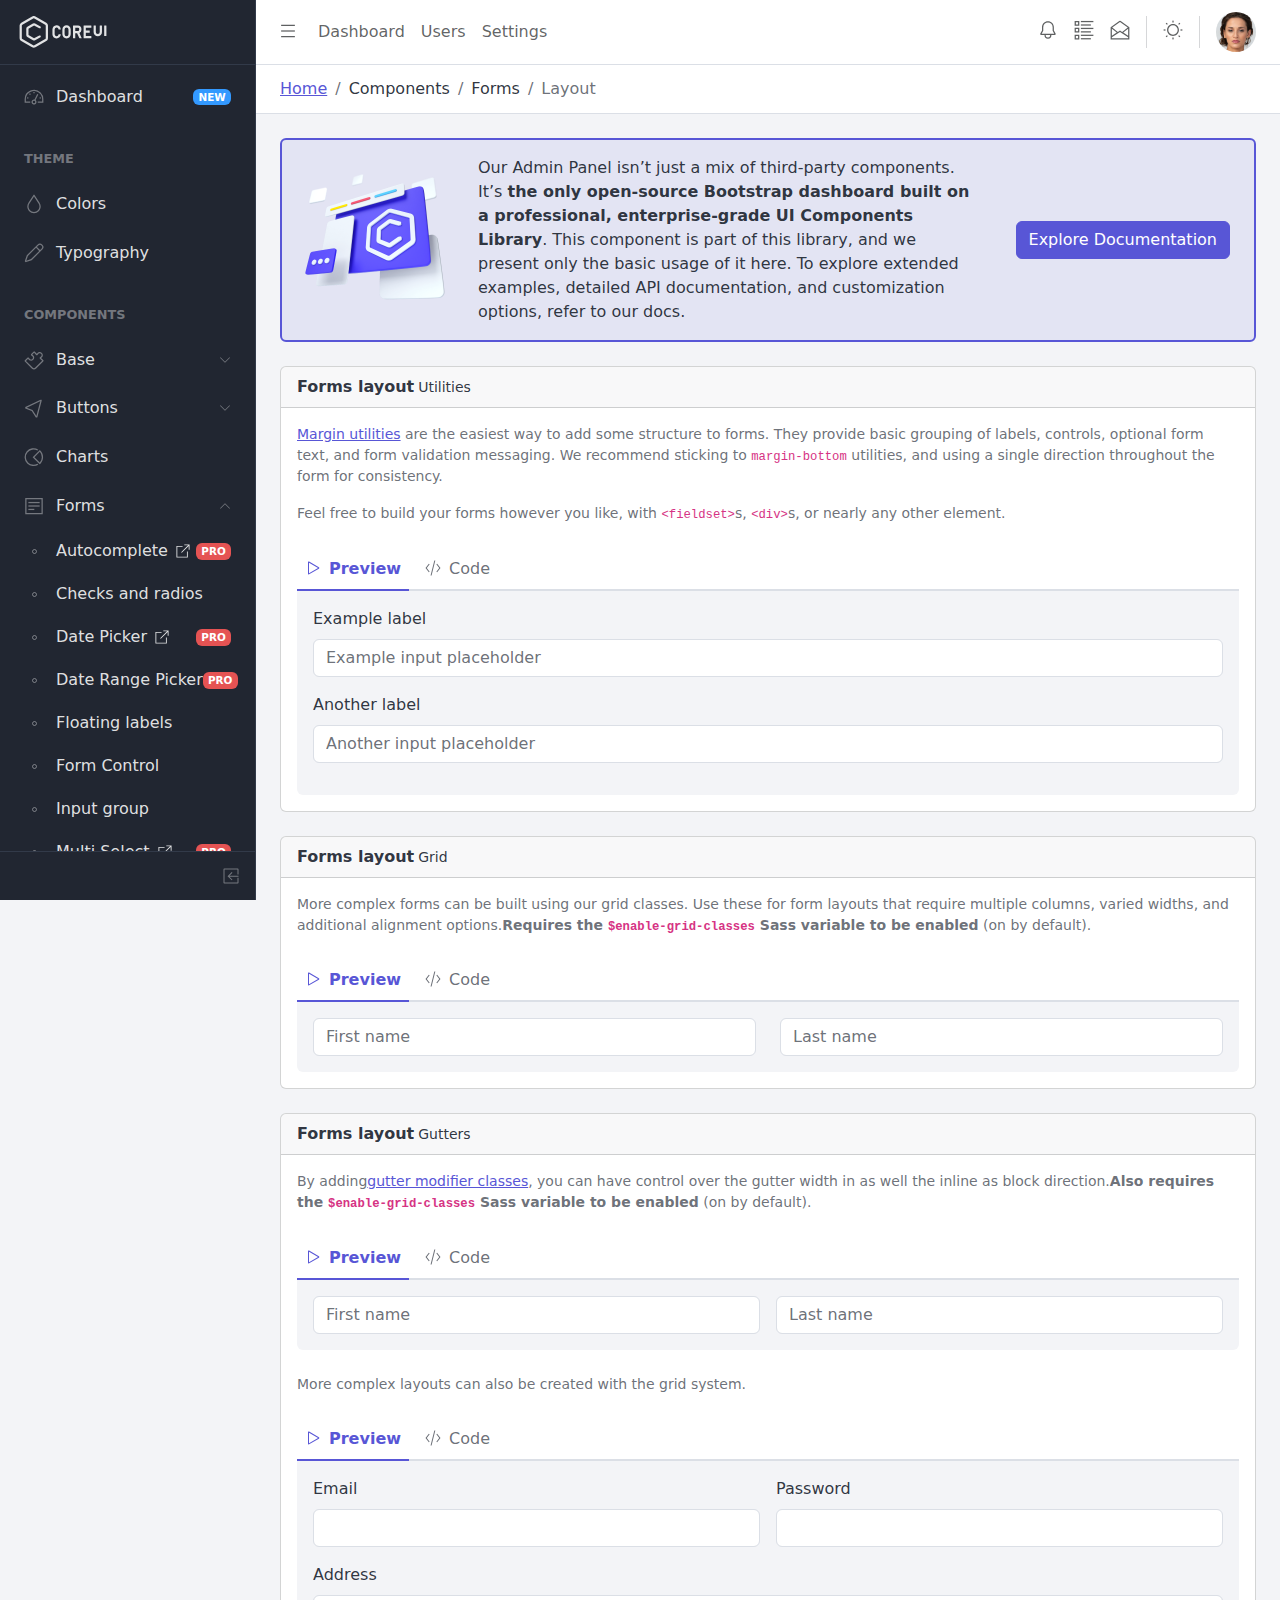
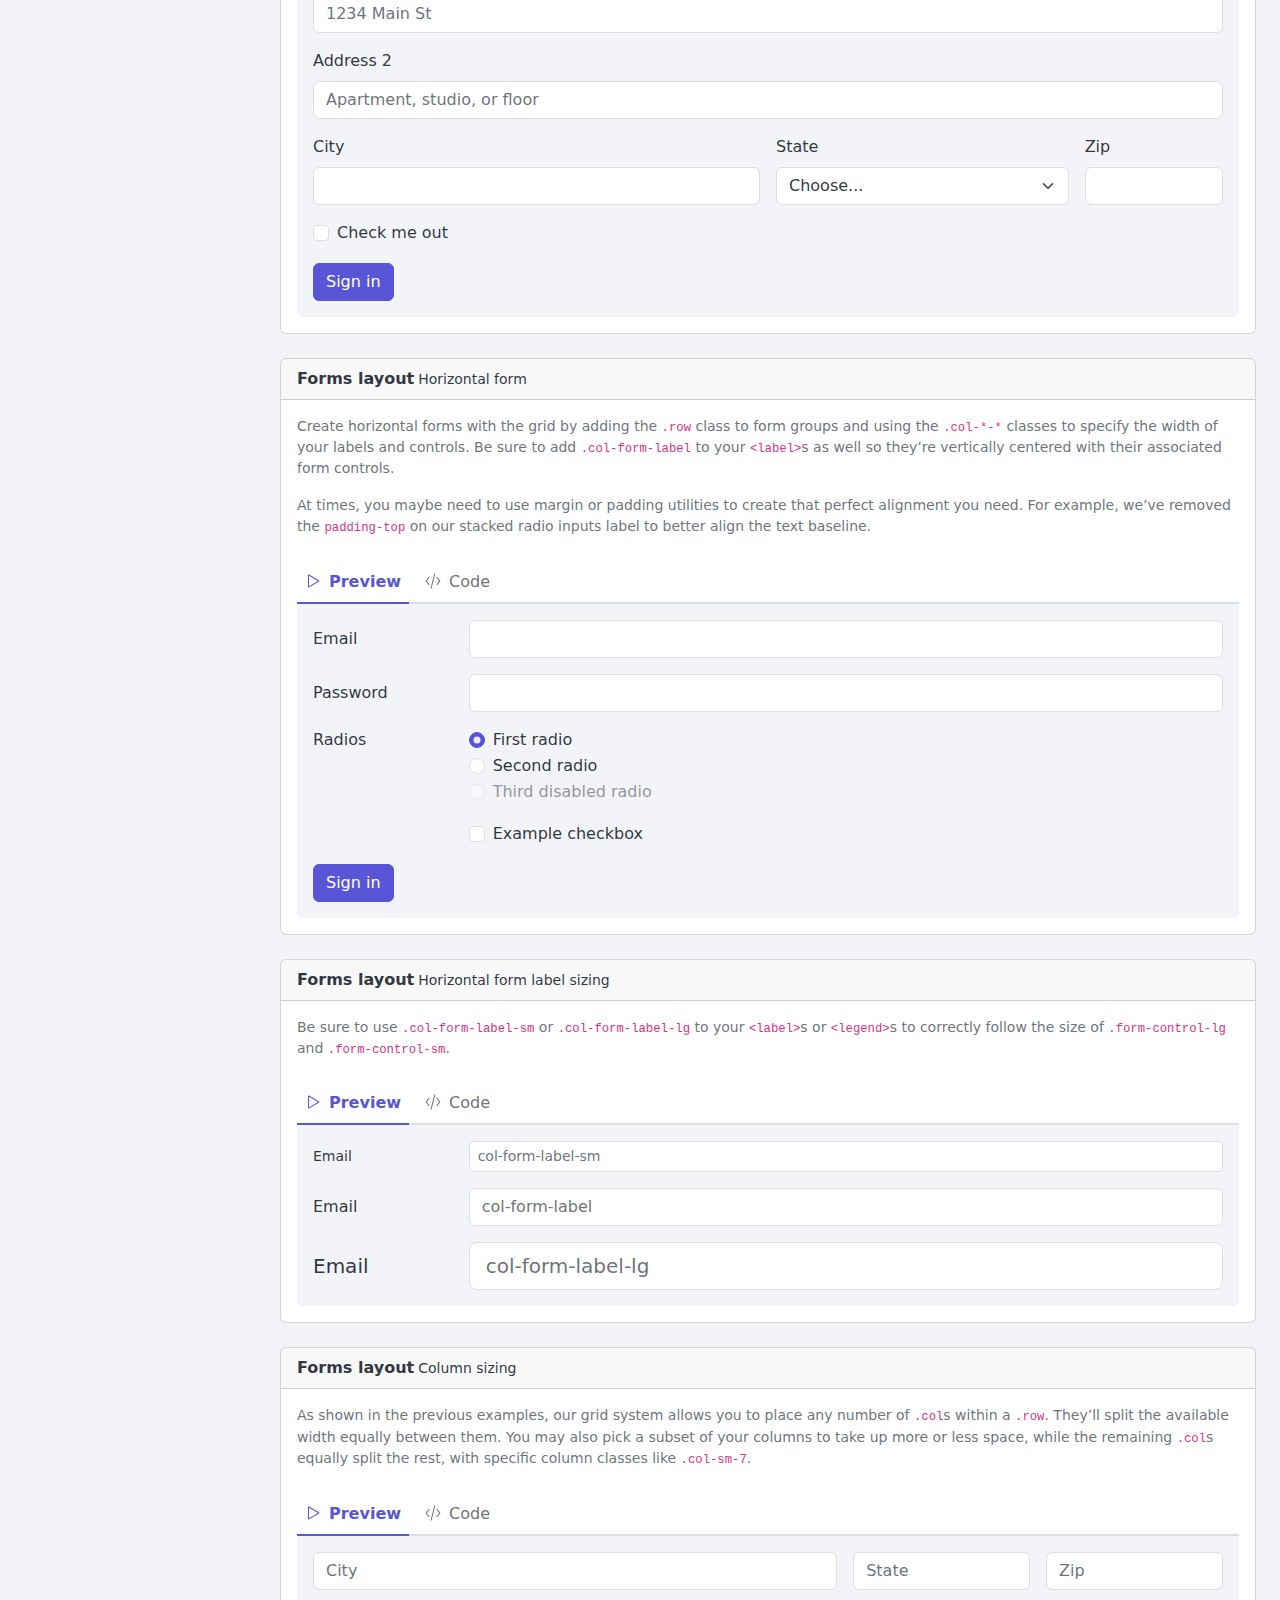
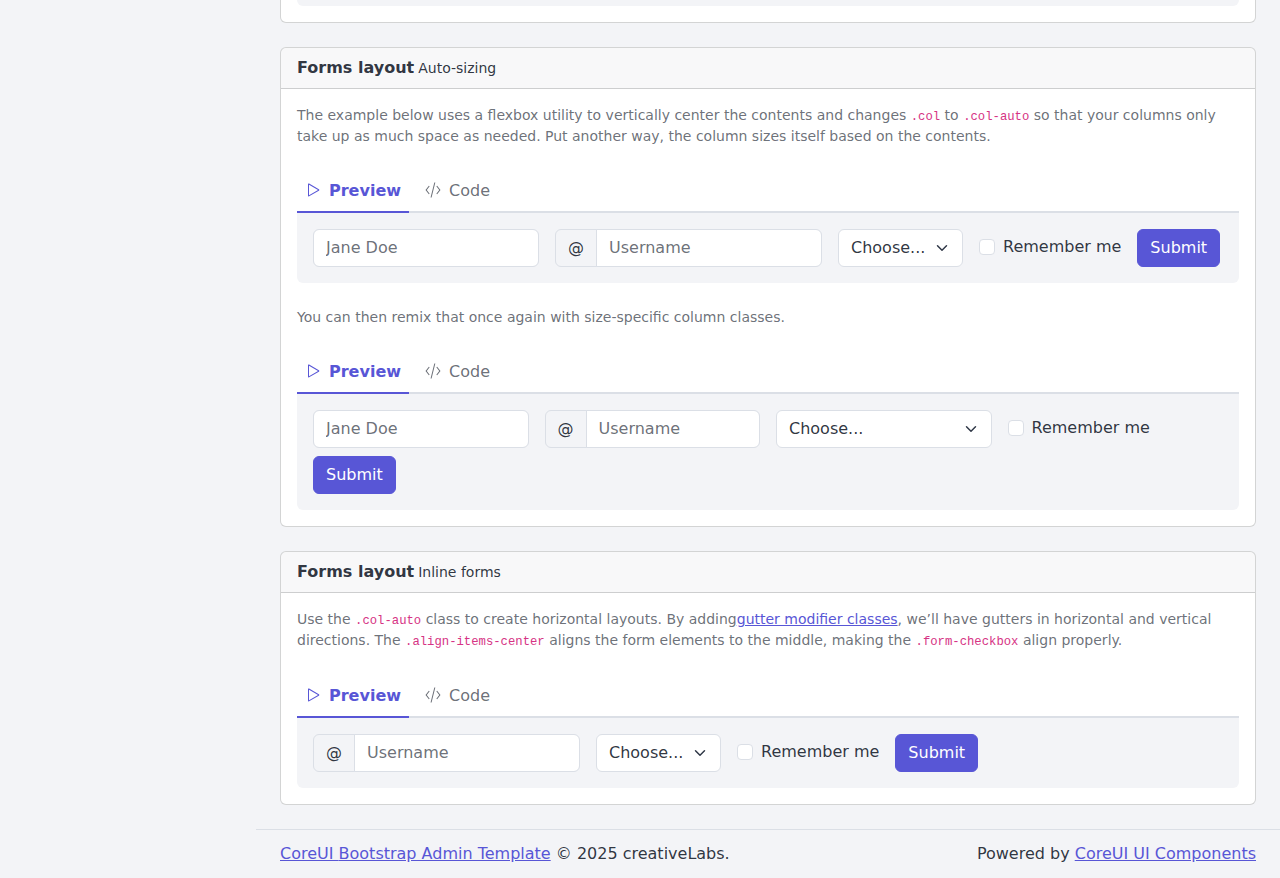
<file: src/main/resources/static/forms/layout.html>
<!DOCTYPE html><!--
* CoreUI - Free Bootstrap Admin Template
* @version v5.3.0
* @link https://coreui.io/product/free-bootstrap-admin-template/
* Copyright (c) 2025 creativeLabs Łukasz Holeczek
* Licensed under MIT (https://github.com/coreui/coreui-free-bootstrap-admin-template/blob/main/LICENSE)
-->
<html lang="en">
  <head>
    <base href="./../">
    <meta charset="utf-8">
    <meta http-equiv="X-UA-Compatible" content="IE=edge">
    <meta name="viewport" content="width=device-width, initial-scale=1.0, shrink-to-fit=no">
    <meta name="description" content="CoreUI - Open Source Bootstrap Admin Template">
    <meta name="author" content="Łukasz Holeczek">
    <meta name="keyword" content="Bootstrap,Admin,Template,Open,Source,jQuery,CSS,HTML,RWD,Dashboard">
    <title>CoreUI Free Bootstrap Admin Template</title>
    <link rel="apple-touch-icon" sizes="57x57" href="assets/favicon/apple-icon-57x57.png">
    <link rel="apple-touch-icon" sizes="60x60" href="assets/favicon/apple-icon-60x60.png">
    <link rel="apple-touch-icon" sizes="72x72" href="assets/favicon/apple-icon-72x72.png">
    <link rel="apple-touch-icon" sizes="76x76" href="assets/favicon/apple-icon-76x76.png">
    <link rel="apple-touch-icon" sizes="114x114" href="assets/favicon/apple-icon-114x114.png">
    <link rel="apple-touch-icon" sizes="120x120" href="assets/favicon/apple-icon-120x120.png">
    <link rel="apple-touch-icon" sizes="144x144" href="assets/favicon/apple-icon-144x144.png">
    <link rel="apple-touch-icon" sizes="152x152" href="assets/favicon/apple-icon-152x152.png">
    <link rel="apple-touch-icon" sizes="180x180" href="assets/favicon/apple-icon-180x180.png">
    <link rel="icon" type="image/png" sizes="192x192" href="assets/favicon/android-icon-192x192.png">
    <link rel="icon" type="image/png" sizes="32x32" href="assets/favicon/favicon-32x32.png">
    <link rel="icon" type="image/png" sizes="96x96" href="assets/favicon/favicon-96x96.png">
    <link rel="icon" type="image/png" sizes="16x16" href="assets/favicon/favicon-16x16.png">
    <link rel="manifest" href="assets/favicon/manifest.json">
    <meta name="msapplication-TileColor" content="#ffffff">
    <meta name="msapplication-TileImage" content="assets/favicon/ms-icon-144x144.png">
    <meta name="theme-color" content="#ffffff">
    <!-- Vendors styles-->
    <link rel="stylesheet" href="vendors/simplebar/css/simplebar.css">
    <link rel="stylesheet" href="css/vendors/simplebar.css">
    <!-- Main styles for this application-->
    <link href="css/style.css" rel="stylesheet">
    <!-- We use those styles to show code examples, you should remove them in your application.-->
    <link href="css/examples.css" rel="stylesheet">
    <script src="js/config.js"></script>
    <script src="js/color-modes.js"></script>
    <link rel="canonical" href="https://coreui.io/bootstrap/docs/forms/layout/">
  </head>
  <body>
    <div class="sidebar sidebar-dark sidebar-fixed border-end" id="sidebar">
      <div class="sidebar-header border-bottom">
        <div class="sidebar-brand">
          <svg class="sidebar-brand-full" width="88" height="32" alt="CoreUI Logo">
            <use xlink:href="assets/brand/coreui.svg#full"></use>
          </svg>
          <svg class="sidebar-brand-narrow" width="32" height="32" alt="CoreUI Logo">
            <use xlink:href="assets/brand/coreui.svg#signet"></use>
          </svg>
        </div>
        <button class="btn-close d-lg-none" type="button" data-coreui-theme="dark" aria-label="Close" onclick="coreui.Sidebar.getInstance(document.querySelector(&quot;#sidebar&quot;)).toggle()"></button>
      </div>
      <ul class="sidebar-nav" data-coreui="navigation" data-simplebar="">
        <li class="nav-item"><a class="nav-link" href="index.html">
            <svg class="nav-icon">
              <use xlink:href="vendors/@coreui/icons/svg/free.svg#cil-speedometer"></use>
            </svg> Dashboard<span class="badge badge-sm bg-info ms-auto">NEW</span></a></li>
        <li class="nav-title">Theme</li>
        <li class="nav-item"><a class="nav-link" href="colors.html">
            <svg class="nav-icon">
              <use xlink:href="vendors/@coreui/icons/svg/free.svg#cil-drop"></use>
            </svg> Colors</a></li>
        <li class="nav-item"><a class="nav-link" href="typography.html">
            <svg class="nav-icon">
              <use xlink:href="vendors/@coreui/icons/svg/free.svg#cil-pencil"></use>
            </svg> Typography</a></li>
        <li class="nav-title">Components</li>
        <li class="nav-group"><a class="nav-link nav-group-toggle" href="#">
            <svg class="nav-icon">
              <use xlink:href="vendors/@coreui/icons/svg/free.svg#cil-puzzle"></use>
            </svg> Base</a>
          <ul class="nav-group-items compact">
            <li class="nav-item"><a class="nav-link" href="base/accordion.html"><span class="nav-icon"><span class="nav-icon-bullet"></span></span> Accordion</a></li>
            <li class="nav-item"><a class="nav-link" href="base/breadcrumb.html"><span class="nav-icon"><span class="nav-icon-bullet"></span></span> Breadcrumb</a></li>
            <li class="nav-item"><a class="nav-link" href="https://coreui.io/bootstrap/docs/components/calendar/" target="_blank"><span class="nav-icon"><span class="nav-icon-bullet"></span></span> Calendar
                <svg class="icon icon-sm ms-2">
                  <use xlink:href="vendors/@coreui/icons/svg/free.svg#cil-external-link"></use>
                </svg><span class="badge badge-sm bg-danger ms-auto">PRO</span></a></li>
            <li class="nav-item"><a class="nav-link" href="base/cards.html"><span class="nav-icon"><span class="nav-icon-bullet"></span></span> Cards</a></li>
            <li class="nav-item"><a class="nav-link" href="base/carousel.html"><span class="nav-icon"><span class="nav-icon-bullet"></span></span> Carousel</a></li>
            <li class="nav-item"><a class="nav-link" href="base/collapse.html"><span class="nav-icon"><span class="nav-icon-bullet"></span></span> Collapse</a></li>
            <li class="nav-item"><a class="nav-link" href="base/list-group.html"><span class="nav-icon"><span class="nav-icon-bullet"></span></span> List group</a></li>
            <li class="nav-item"><a class="nav-link" href="base/navs-tabs.html"><span class="nav-icon"><span class="nav-icon-bullet"></span></span> Navs &amp; Tabs</a></li>
            <li class="nav-item"><a class="nav-link" href="base/pagination.html"><span class="nav-icon"><span class="nav-icon-bullet"></span></span> Pagination</a></li>
            <li class="nav-item"><a class="nav-link" href="base/placeholders.html"><span class="nav-icon"><span class="nav-icon-bullet"></span></span> Placeholders</a></li>
            <li class="nav-item"><a class="nav-link" href="base/popovers.html"><span class="nav-icon"><span class="nav-icon-bullet"></span></span> Popovers</a></li>
            <li class="nav-item"><a class="nav-link" href="base/progress.html"><span class="nav-icon"><span class="nav-icon-bullet"></span></span> Progress</a></li>
            <li class="nav-item"><a class="nav-link" href="base/spinners.html"><span class="nav-icon"><span class="nav-icon-bullet"></span></span> Spinners</a></li>
            <li class="nav-item"><a class="nav-link" href="base/tables.html"><span class="nav-icon"><span class="nav-icon-bullet"></span></span> Tables</a></li>
            <li class="nav-item"><a class="nav-link" href="base/tooltips.html"><span class="nav-icon"><span class="nav-icon-bullet"></span></span> Tooltips</a></li>
          </ul>
        </li>
        <li class="nav-group"><a class="nav-link nav-group-toggle" href="#">
            <svg class="nav-icon">
              <use xlink:href="vendors/@coreui/icons/svg/free.svg#cil-cursor"></use>
            </svg> Buttons</a>
          <ul class="nav-group-items compact">
            <li class="nav-item"><a class="nav-link" href="buttons/buttons.html"><span class="nav-icon"><span class="nav-icon-bullet"></span></span> Buttons</a></li>
            <li class="nav-item"><a class="nav-link" href="buttons/button-group.html"><span class="nav-icon"><span class="nav-icon-bullet"></span></span> Buttons Group</a></li>
            <li class="nav-item"><a class="nav-link" href="buttons/dropdowns.html"><span class="nav-icon"><span class="nav-icon-bullet"></span></span> Dropdowns</a></li>
            <li class="nav-item"><a class="nav-link" href="https://coreui.io/bootstrap/docs/components/loading-buttons/" target="_blank"><span class="nav-icon"><span class="nav-icon-bullet"></span></span> Loading Buttons
                <svg class="icon icon-sm ms-2">
                  <use xlink:href="vendors/@coreui/icons/svg/free.svg#cil-external-link"></use>
                </svg><span class="badge badge-sm bg-danger ms-auto">PRO</span></a></li>
          </ul>
        </li>
        <li class="nav-item"><a class="nav-link" href="charts.html">
            <svg class="nav-icon">
              <use xlink:href="vendors/@coreui/icons/svg/free.svg#cil-chart-pie"></use>
            </svg> Charts</a></li>
        <li class="nav-group"><a class="nav-link nav-group-toggle" href="#">
            <svg class="nav-icon">
              <use xlink:href="vendors/@coreui/icons/svg/free.svg#cil-notes"></use>
            </svg> Forms</a>
          <ul class="nav-group-items compact">
            <li class="nav-item"><a class="nav-link" href="https://coreui.io/bootstrap/docs/forms/autocomplete/" target="_blank"><span class="nav-icon"><span class="nav-icon-bullet"></span></span> Autocomplete
                <svg class="icon icon-sm ms-2">
                  <use xlink:href="vendors/@coreui/icons/svg/free.svg#cil-external-link"></use>
                </svg><span class="badge badge-sm bg-danger ms-auto">PRO</span></a></li>
            <li class="nav-item"><a class="nav-link" href="forms/checks-radios.html"><span class="nav-icon"><span class="nav-icon-bullet"></span></span> Checks and radios</a></li>
            <li class="nav-item"><a class="nav-link" href="https://coreui.io/bootstrap/docs/forms/date-picker/" target="_blank"><span class="nav-icon"><span class="nav-icon-bullet"></span></span> Date Picker
                <svg class="icon icon-sm ms-2">
                  <use xlink:href="vendors/@coreui/icons/svg/free.svg#cil-external-link"></use>
                </svg><span class="badge badge-sm bg-danger ms-auto">PRO</span></a></li>
            <li class="nav-item"><a class="nav-link" href="https://coreui.io/bootstrap/docs/forms/date-range-picker/" target="_blank"><span class="nav-icon"><span class="nav-icon-bullet"></span></span> Date Range Picker<span class="badge badge-sm bg-danger ms-auto">PRO</span></a></li>
            <li class="nav-item"><a class="nav-link" href="forms/floating-labels.html"><span class="nav-icon"><span class="nav-icon-bullet"></span></span> Floating labels</a></li>
            <li class="nav-item"><a class="nav-link" href="forms/form-control.html"><span class="nav-icon"><span class="nav-icon-bullet"></span></span> Form Control</a></li>
            <li class="nav-item"><a class="nav-link" href="forms/input-group.html"><span class="nav-icon"><span class="nav-icon-bullet"></span></span> Input group</a></li>
            <li class="nav-item"><a class="nav-link" href="https://coreui.io/bootstrap/docs/forms/multi-select/" target="_blank"><span class="nav-icon"><span class="nav-icon-bullet"></span></span> Multi Select
                <svg class="icon icon-sm ms-2">
                  <use xlink:href="vendors/@coreui/icons/svg/free.svg#cil-external-link"></use>
                </svg><span class="badge badge-sm bg-danger ms-auto">PRO</span></a></li>
            <li class="nav-item"><a class="nav-link" href="forms/range.html"><span class="nav-icon"><span class="nav-icon-bullet"></span></span> Range</a></li>
            <li class="nav-item"><a class="nav-link" href="https://coreui.io/bootstrap/docs/forms/range-slider/" target="_blank"><span class="nav-icon"><span class="nav-icon-bullet"></span></span> Range Slider
                <svg class="icon icon-sm ms-2">
                  <use xlink:href="vendors/@coreui/icons/svg/free.svg#cil-external-link"></use>
                </svg><span class="badge badge-sm bg-danger ms-auto">PRO</span></a></li>
            <li class="nav-item"><a class="nav-link" href="https://coreui.io/bootstrap/docs/forms/rating/" target="_blank"><span class="nav-icon"><span class="nav-icon-bullet"></span></span> Rating
                <svg class="icon icon-sm ms-2">
                  <use xlink:href="vendors/@coreui/icons/svg/free.svg#cil-external-link"></use>
                </svg><span class="badge badge-sm bg-danger ms-auto">PRO</span></a></li>
            <li class="nav-item"><a class="nav-link" href="forms/select.html"><span class="nav-icon"><span class="nav-icon-bullet"></span></span> Select</a></li>
            <li class="nav-item"><a class="nav-link" href="https://coreui.io/bootstrap/docs/forms/time-picker/" target="_blank"><span class="nav-icon"><span class="nav-icon-bullet"></span></span> Time Picker
                <svg class="icon icon-sm ms-2">
                  <use xlink:href="vendors/@coreui/icons/svg/free.svg#cil-external-link"></use>
                </svg><span class="badge badge-sm bg-danger ms-auto">PRO</span></a></li>
            <li class="nav-item"><a class="nav-link" href="forms/layout.html"><span class="nav-icon"><span class="nav-icon-bullet"></span></span> Layout</a></li>
            <li class="nav-item"><a class="nav-link" href="forms/validation.html"><span class="nav-icon"><span class="nav-icon-bullet"></span></span> Validation</a></li>
          </ul>
        </li>
        <li class="nav-group"><a class="nav-link nav-group-toggle" href="#">
            <svg class="nav-icon">
              <use xlink:href="vendors/@coreui/icons/svg/free.svg#cil-star"></use>
            </svg> Icons</a>
          <ul class="nav-group-items compact">
            <li class="nav-item"><a class="nav-link" href="icons/coreui-icons-free.html"><span class="nav-icon"><span class="nav-icon-bullet"></span></span> CoreUI Icons<span class="badge badge-sm bg-success ms-auto">Free</span></a></li>
            <li class="nav-item"><a class="nav-link" href="icons/coreui-icons-brand.html"><span class="nav-icon"><span class="nav-icon-bullet"></span></span> CoreUI Icons - Brand</a></li>
            <li class="nav-item"><a class="nav-link" href="icons/coreui-icons-flag.html"><span class="nav-icon"><span class="nav-icon-bullet"></span></span> CoreUI Icons - Flag</a></li>
          </ul>
        </li>
        <li class="nav-group"><a class="nav-link nav-group-toggle" href="#">
            <svg class="nav-icon">
              <use xlink:href="vendors/@coreui/icons/svg/free.svg#cil-bell"></use>
            </svg> Notifications</a>
          <ul class="nav-group-items compact">
            <li class="nav-item"><a class="nav-link" href="notifications/alerts.html"><span class="nav-icon"><span class="nav-icon-bullet"></span></span> Alerts</a></li>
            <li class="nav-item"><a class="nav-link" href="notifications/badge.html"><span class="nav-icon"><span class="nav-icon-bullet"></span></span> Badge</a></li>
            <li class="nav-item"><a class="nav-link" href="notifications/modals.html"><span class="nav-icon"><span class="nav-icon-bullet"></span></span> Modals</a></li>
            <li class="nav-item"><a class="nav-link" href="notifications/toasts.html"><span class="nav-icon"><span class="nav-icon-bullet"></span></span> Toasts</a></li>
          </ul>
        </li>
        <li class="nav-item"><a class="nav-link" href="widgets.html">
            <svg class="nav-icon">
              <use xlink:href="vendors/@coreui/icons/svg/free.svg#cil-calculator"></use>
            </svg> Widgets<span class="badge badge-sm bg-info ms-auto">NEW</span></a></li>
        <li class="nav-divider"></li>
        <li class="nav-title">Extras</li>
        <li class="nav-group"><a class="nav-link nav-group-toggle" href="#">
            <svg class="nav-icon">
              <use xlink:href="vendors/@coreui/icons/svg/free.svg#cil-star"></use>
            </svg> Pages</a>
          <ul class="nav-group-items compact">
            <li class="nav-item"><a class="nav-link" href="login.html" target="_top">
                <svg class="nav-icon">
                  <use xlink:href="vendors/@coreui/icons/svg/free.svg#cil-account-logout"></use>
                </svg> Login</a></li>
            <li class="nav-item"><a class="nav-link" href="register.html" target="_top">
                <svg class="nav-icon">
                  <use xlink:href="vendors/@coreui/icons/svg/free.svg#cil-account-logout"></use>
                </svg> Register</a></li>
            <li class="nav-item"><a class="nav-link" href="404.html" target="_top">
                <svg class="nav-icon">
                  <use xlink:href="vendors/@coreui/icons/svg/free.svg#cil-bug"></use>
                </svg> Error 404</a></li>
            <li class="nav-item"><a class="nav-link" href="500.html" target="_top">
                <svg class="nav-icon">
                  <use xlink:href="vendors/@coreui/icons/svg/free.svg#cil-bug"></use>
                </svg> Error 500</a></li>
          </ul>
        </li>
        <li class="nav-item mt-auto"><a class="nav-link" href="https://coreui.io/bootstrap/docs/templates/installation/" target="_blank">
            <svg class="nav-icon">
              <use xlink:href="vendors/@coreui/icons/svg/free.svg#cil-description"></use>
            </svg> Docs</a></li>
        <li class="nav-item"><a class="nav-link text-primary fw-semibold" href="https://coreui.io/product/bootstrap-dashboard-template/" target="_top">
            <svg class="nav-icon text-primary">
              <use xlink:href="vendors/@coreui/icons/svg/free.svg#cil-layers"></use>
            </svg> Try CoreUI PRO</a></li>
      </ul>
      <div class="sidebar-footer border-top d-none d-md-flex">
        <button class="sidebar-toggler" type="button" data-coreui-toggle="unfoldable"></button>
      </div>
    </div>
    <div class="wrapper d-flex flex-column min-vh-100">
      <header class="header header-sticky p-0 mb-4">
        <div class="container-fluid border-bottom px-4">
          <button class="header-toggler" type="button" onclick="coreui.Sidebar.getInstance(document.querySelector('#sidebar')).toggle()" style="margin-inline-start: -14px;">
            <svg class="icon icon-lg">
              <use xlink:href="vendors/@coreui/icons/svg/free.svg#cil-menu"></use>
            </svg>
          </button>
          <ul class="header-nav d-none d-lg-flex">
            <li class="nav-item"><a class="nav-link" href="#">Dashboard</a></li>
            <li class="nav-item"><a class="nav-link" href="#">Users</a></li>
            <li class="nav-item"><a class="nav-link" href="#">Settings</a></li>
          </ul>
          <ul class="header-nav ms-auto">
            <li class="nav-item"><a class="nav-link" href="#">
                <svg class="icon icon-lg">
                  <use xlink:href="vendors/@coreui/icons/svg/free.svg#cil-bell"></use>
                </svg></a></li>
            <li class="nav-item"><a class="nav-link" href="#">
                <svg class="icon icon-lg">
                  <use xlink:href="vendors/@coreui/icons/svg/free.svg#cil-list-rich"></use>
                </svg></a></li>
            <li class="nav-item"><a class="nav-link" href="#">
                <svg class="icon icon-lg">
                  <use xlink:href="vendors/@coreui/icons/svg/free.svg#cil-envelope-open"></use>
                </svg></a></li>
          </ul>
          <ul class="header-nav">
            <li class="nav-item py-1">
              <div class="vr h-100 mx-2 text-body text-opacity-75"></div>
            </li>
            <li class="nav-item dropdown">
              <button class="btn btn-link nav-link py-2 px-2 d-flex align-items-center" type="button" aria-expanded="false" data-coreui-toggle="dropdown">
                <svg class="icon icon-lg theme-icon-active">
                  <use xlink:href="vendors/@coreui/icons/svg/free.svg#cil-contrast"></use>
                </svg>
              </button>
              <ul class="dropdown-menu dropdown-menu-end" style="--cui-dropdown-min-width: 8rem;">
                <li>
                  <button class="dropdown-item d-flex align-items-center" type="button" data-coreui-theme-value="light">
                    <svg class="icon icon-lg me-3">
                      <use xlink:href="vendors/@coreui/icons/svg/free.svg#cil-sun"></use>
                    </svg>Light
                  </button>
                </li>
                <li>
                  <button class="dropdown-item d-flex align-items-center" type="button" data-coreui-theme-value="dark">
                    <svg class="icon icon-lg me-3">
                      <use xlink:href="vendors/@coreui/icons/svg/free.svg#cil-moon"></use>
                    </svg>Dark
                  </button>
                </li>
                <li>
                  <button class="dropdown-item d-flex align-items-center active" type="button" data-coreui-theme-value="auto">
                    <svg class="icon icon-lg me-3">
                      <use xlink:href="vendors/@coreui/icons/svg/free.svg#cil-contrast"></use>
                    </svg>Auto
                  </button>
                </li>
              </ul>
            </li>
            <li class="nav-item py-1">
              <div class="vr h-100 mx-2 text-body text-opacity-75"></div>
            </li>
            <li class="nav-item dropdown"><a class="nav-link py-0 pe-0" data-coreui-toggle="dropdown" href="#" role="button" aria-haspopup="true" aria-expanded="false">
                <div class="avatar avatar-md"><img class="avatar-img" src="assets/img/avatars/8.jpg" alt="user@email.com"></div>
              </a>
              <div class="dropdown-menu dropdown-menu-end pt-0">
                <div class="dropdown-header bg-body-tertiary text-body-secondary fw-semibold rounded-top mb-2">Account</div><a class="dropdown-item" href="#">
                  <svg class="icon me-2">
                    <use xlink:href="vendors/@coreui/icons/svg/free.svg#cil-bell"></use>
                  </svg> Updates<span class="badge badge-sm bg-info ms-2">42</span></a><a class="dropdown-item" href="#">
                  <svg class="icon me-2">
                    <use xlink:href="vendors/@coreui/icons/svg/free.svg#cil-envelope-open"></use>
                  </svg> Messages<span class="badge badge-sm bg-success ms-2">42</span></a><a class="dropdown-item" href="#">
                  <svg class="icon me-2">
                    <use xlink:href="vendors/@coreui/icons/svg/free.svg#cil-task"></use>
                  </svg> Tasks<span class="badge badge-sm bg-danger ms-2">42</span></a><a class="dropdown-item" href="#">
                  <svg class="icon me-2">
                    <use xlink:href="vendors/@coreui/icons/svg/free.svg#cil-comment-square"></use>
                  </svg> Comments<span class="badge badge-sm bg-warning ms-2">42</span></a>
                <div class="dropdown-header bg-body-tertiary text-body-secondary fw-semibold my-2">
                  <div class="fw-semibold">Settings</div>
                </div><a class="dropdown-item" href="#">
                  <svg class="icon me-2">
                    <use xlink:href="vendors/@coreui/icons/svg/free.svg#cil-user"></use>
                  </svg> Profile</a><a class="dropdown-item" href="#">
                  <svg class="icon me-2">
                    <use xlink:href="vendors/@coreui/icons/svg/free.svg#cil-settings"></use>
                  </svg> Settings</a><a class="dropdown-item" href="#">
                  <svg class="icon me-2">
                    <use xlink:href="vendors/@coreui/icons/svg/free.svg#cil-credit-card"></use>
                  </svg> Payments<span class="badge badge-sm bg-secondary ms-2">42</span></a><a class="dropdown-item" href="#">
                  <svg class="icon me-2">
                    <use xlink:href="vendors/@coreui/icons/svg/free.svg#cil-file"></use>
                  </svg> Projects<span class="badge badge-sm bg-primary ms-2">42</span></a>
                <div class="dropdown-divider"></div><a class="dropdown-item" href="#">
                  <svg class="icon me-2">
                    <use xlink:href="vendors/@coreui/icons/svg/free.svg#cil-lock-locked"></use>
                  </svg> Lock Account</a><a class="dropdown-item" href="#">
                  <svg class="icon me-2">
                    <use xlink:href="vendors/@coreui/icons/svg/free.svg#cil-account-logout"></use>
                  </svg> Logout</a>
              </div>
            </li>
          </ul>
        </div>
        <div class="container-fluid px-4">
          <nav aria-label="breadcrumb">
            <ol class="breadcrumb my-0">
              <li class="breadcrumb-item"><a href="#">Home</a>
              </li>
              <li class="breadcrumb-item"><span>Components</span>
              </li>
              <li class="breadcrumb-item"><span>Forms</span>
              </li>
              <li class="breadcrumb-item active"><span>Layout</span>
              </li>
            </ol>
          </nav>
        </div>
      </header>
      <div class="body flex-grow-1">
        <div class="container-lg px-4">
          <div class="bg-primary bg-opacity-10 border border-2 border-primary rounded mb-4">
            <div class="row d-flex align-items-center p-3 px-xl-4 flex-xl-nowrap">
              <div class="col-xl-auto col-12 d-none d-xl-block p-0"><img class="img-fluid" src="assets/img/components.webp" width="160px" height="160px" alt="CoreUI PRO hexagon"></div>
              <div class="col-md col-12 px-lg-4">
                Our Admin Panel isn’t just a mix of third-party components. It’s <strong>the only open-source Bootstrap dashboard built on a professional, enterprise-grade UI Components Library</strong>.
                This component is part of this library, and we present only the basic usage of it here. To explore extended examples, detailed API documentation, and customization options, refer to our docs.
              </div>
              <div class="col-md-auto col-12 mt-3 mt-lg-0"><a class="btn btn-primary text-nowrap text-white" href="https://coreui.io/bootstrap/docs/forms/layout/" target="_blank" rel="noopener noreferrer">Explore Documentation</a></div>
            </div>
          </div>
          <div class="row">
            <div class="col-12">
              <div class="card mb-4">
                <div class="card-header"><strong>Forms layout</strong><span class="small ms-1">Utilities</span></div>
                <div class="card-body">
                  <p class="text-body-secondary small"><a href="https://coreui.io/bootstrap/docs/utilities/spacing/">Margin utilities</a> are the easiest way to add some structure to forms. They provide basic grouping of labels, controls, optional form text, and form validation messaging. We recommend sticking to <code>margin-bottom</code> utilities, and using a single direction throughout the form for consistency.</p>
                  <p class="text-body-secondary small">Feel free to build your forms however you like, with <code>&lt;fieldset&gt;</code>s, <code>&lt;div&gt;</code>s, or nearly any other element.</p>
                  <div class="example">
                    <ul class="nav nav-underline-border" role="tablist">
                      <li class="nav-item"><a class="nav-link active" data-coreui-toggle="tab" href="#preview-1000" role="tab">
                          <svg class="icon me-2">
                            <use xlink:href="vendors/@coreui/icons/svg/free.svg#cil-media-play"></use>
                          </svg>Preview</a></li>
                      <li class="nav-item"><a class="nav-link" href="https://coreui.io/bootstrap/docs/forms/layout/#utilities" target="_blank">
                          <svg class="icon me-2">
                            <use xlink:href="vendors/@coreui/icons/svg/free.svg#cil-code"></use>
                          </svg>Code</a></li>
                    </ul>
                    <div class="tab-content rounded-bottom">
                      <div class="tab-pane p-3 active preview" role="tabpanel" id="preview-1000">
                        <div class="mb-3">
                          <label class="form-label" for="formGroupExampleInput">Example label</label>
                          <input class="form-control" id="formGroupExampleInput" type="text" placeholder="Example input placeholder">
                        </div>
                        <div class="mb-3">
                          <label class="form-label" for="formGroupExampleInput2">Another label</label>
                          <input class="form-control" id="formGroupExampleInput2" type="text" placeholder="Another input placeholder">
                        </div>
                      </div>
                    </div>
                  </div>
                </div>
              </div>
            </div>
            <div class="col-12">
              <div class="card mb-4">
                <div class="card-header"><strong>Forms layout</strong><span class="small ms-1">Grid</span></div>
                <div class="card-body">
                  <p class="text-body-secondary small">More complex forms can be built using our grid classes. Use these for form layouts that require multiple columns, varied widths, and additional alignment options.<strong>Requires the <code>$enable-grid-classes</code> Sass variable to be enabled</strong> (on by default).</p>
                  <div class="example">
                    <ul class="nav nav-underline-border" role="tablist">
                      <li class="nav-item"><a class="nav-link active" data-coreui-toggle="tab" href="#preview-1001" role="tab">
                          <svg class="icon me-2">
                            <use xlink:href="vendors/@coreui/icons/svg/free.svg#cil-media-play"></use>
                          </svg>Preview</a></li>
                      <li class="nav-item"><a class="nav-link" href="https://coreui.io/bootstrap/docs/forms/layout/#form-grid" target="_blank">
                          <svg class="icon me-2">
                            <use xlink:href="vendors/@coreui/icons/svg/free.svg#cil-code"></use>
                          </svg>Code</a></li>
                    </ul>
                    <div class="tab-content rounded-bottom">
                      <div class="tab-pane p-3 active preview" role="tabpanel" id="preview-1001">
                        <div class="row">
                          <div class="col">
                            <input class="form-control" type="text" placeholder="First name" aria-label="First name">
                          </div>
                          <div class="col">
                            <input class="form-control" type="text" placeholder="Last name" aria-label="Last name">
                          </div>
                        </div>
                      </div>
                    </div>
                  </div>
                </div>
              </div>
            </div>
            <div class="col-12">
              <div class="card mb-4">
                <div class="card-header"><strong>Forms layout</strong><span class="small ms-1">Gutters</span></div>
                <div class="card-body">
                  <p class="text-body-secondary small">By adding<a href="https://coreui.io/bootstrap/docs/layout/gutters/">gutter modifier classes</a>, you can have control over the gutter width in as well the inline as block direction.<strong>Also requires the <code>$enable-grid-classes</code> Sass variable to be enabled</strong> (on by default).</p>
                  <div class="example">
                    <ul class="nav nav-underline-border" role="tablist">
                      <li class="nav-item"><a class="nav-link active" data-coreui-toggle="tab" href="#preview-1002" role="tab">
                          <svg class="icon me-2">
                            <use xlink:href="vendors/@coreui/icons/svg/free.svg#cil-media-play"></use>
                          </svg>Preview</a></li>
                      <li class="nav-item"><a class="nav-link" href="https://coreui.io/bootstrap/docs/forms/layout/#gutters" target="_blank">
                          <svg class="icon me-2">
                            <use xlink:href="vendors/@coreui/icons/svg/free.svg#cil-code"></use>
                          </svg>Code</a></li>
                    </ul>
                    <div class="tab-content rounded-bottom">
                      <div class="tab-pane p-3 active preview" role="tabpanel" id="preview-1002">
                        <div class="row g-3">
                          <div class="col">
                            <input class="form-control" type="text" placeholder="First name" aria-label="First name">
                          </div>
                          <div class="col">
                            <input class="form-control" type="text" placeholder="Last name" aria-label="Last name">
                          </div>
                        </div>
                      </div>
                    </div>
                  </div>
                  <p class="text-body-secondary small">More complex layouts can also be created with the grid system.</p>
                  <div class="example">
                    <ul class="nav nav-underline-border" role="tablist">
                      <li class="nav-item"><a class="nav-link active" data-coreui-toggle="tab" href="#preview-1003" role="tab">
                          <svg class="icon me-2">
                            <use xlink:href="vendors/@coreui/icons/svg/free.svg#cil-media-play"></use>
                          </svg>Preview</a></li>
                      <li class="nav-item"><a class="nav-link" href="https://coreui.io/bootstrap/docs/forms/layout/#gutters" target="_blank">
                          <svg class="icon me-2">
                            <use xlink:href="vendors/@coreui/icons/svg/free.svg#cil-code"></use>
                          </svg>Code</a></li>
                    </ul>
                    <div class="tab-content rounded-bottom">
                      <div class="tab-pane p-3 active preview" role="tabpanel" id="preview-1003">
                        <form class="row g-3">
                          <div class="col-md-6">
                            <label class="form-label" for="inputEmail4">Email</label>
                            <input class="form-control" id="inputEmail4" type="email">
                          </div>
                          <div class="col-md-6">
                            <label class="form-label" for="inputPassword4">Password</label>
                            <input class="form-control" id="inputPassword4" type="password">
                          </div>
                          <div class="col-12">
                            <label class="form-label" for="inputAddress">Address</label>
                            <input class="form-control" id="inputAddress" type="text" placeholder="1234 Main St">
                          </div>
                          <div class="col-12">
                            <label class="form-label" for="inputAddress2">Address 2</label>
                            <input class="form-control" id="inputAddress2" type="text" placeholder="Apartment, studio, or floor">
                          </div>
                          <div class="col-md-6">
                            <label class="form-label" for="inputCity">City</label>
                            <input class="form-control" id="inputCity" type="text">
                          </div>
                          <div class="col-md-4">
                            <label class="form-label" for="inputState">State</label>
                            <select class="form-select" id="inputState">
                              <option selected="">Choose...</option>
                              <option>...</option>
                            </select>
                          </div>
                          <div class="col-md-2">
                            <label class="form-label" for="inputZip">Zip</label>
                            <input class="form-control" id="inputZip" type="text">
                          </div>
                          <div class="col-12">
                            <div class="form-check">
                              <input class="form-check-input" id="gridCheck" type="checkbox">
                              <label class="form-check-label" for="gridCheck">Check me out</label>
                            </div>
                          </div>
                          <div class="col-12">
                            <button class="btn btn-primary" type="submit">Sign in</button>
                          </div>
                        </form>
                      </div>
                    </div>
                  </div>
                </div>
              </div>
            </div>
            <div class="col-12">
              <div class="card mb-4">
                <div class="card-header"><strong>Forms layout</strong><span class="small ms-1">Horizontal form</span></div>
                <div class="card-body">
                  <p class="text-body-secondary small">Create horizontal forms with the grid by adding the <code>.row</code> class to form groups and using the <code>.col-*-*</code> classes to specify the width of your labels and controls. Be sure to add <code>.col-form-label</code> to your <code> &lt;label&gt;</code>s as well so they’re vertically centered with their associated form controls.</p>
                  <p class="text-body-secondary small">At times, you maybe need to use margin or padding utilities to create that perfect alignment you need. For example, we’ve removed the <code>padding-top</code> on our stacked radio inputs label to better align the text baseline.</p>
                  <div class="example">
                    <ul class="nav nav-underline-border" role="tablist">
                      <li class="nav-item"><a class="nav-link active" data-coreui-toggle="tab" href="#preview-1004" role="tab">
                          <svg class="icon me-2">
                            <use xlink:href="vendors/@coreui/icons/svg/free.svg#cil-media-play"></use>
                          </svg>Preview</a></li>
                      <li class="nav-item"><a class="nav-link" href="https://coreui.io/bootstrap/docs/forms/layout/#horizontal-form" target="_blank">
                          <svg class="icon me-2">
                            <use xlink:href="vendors/@coreui/icons/svg/free.svg#cil-code"></use>
                          </svg>Code</a></li>
                    </ul>
                    <div class="tab-content rounded-bottom">
                      <div class="tab-pane p-3 active preview" role="tabpanel" id="preview-1004">
                        <form>
                          <div class="row mb-3">
                            <label class="col-sm-2 col-form-label" for="inputEmail3">Email</label>
                            <div class="col-sm-10">
                              <input class="form-control" id="inputEmail3" type="email">
                            </div>
                          </div>
                          <div class="row mb-3">
                            <label class="col-sm-2 col-form-label" for="inputPassword3">Password</label>
                            <div class="col-sm-10">
                              <input class="form-control" id="inputPassword3" type="password">
                            </div>
                          </div>
                          <fieldset class="row mb-3">
                            <legend class="col-form-label col-sm-2 pt-0">Radios</legend>
                            <div class="col-sm-10">
                              <div class="form-check">
                                <input class="form-check-input" id="gridRadios1" type="radio" name="gridRadios" value="option1" checked="">
                                <label class="form-check-label" for="gridRadios1">First radio</label>
                              </div>
                              <div class="form-check">
                                <input class="form-check-input" id="gridRadios2" type="radio" name="gridRadios" value="option2">
                                <label class="form-check-label" for="gridRadios2">Second radio</label>
                              </div>
                              <div class="form-check disabled">
                                <input class="form-check-input" id="gridRadios3" type="radio" name="gridRadios" value="option3" disabled="">
                                <label class="form-check-label" for="gridRadios3">Third disabled radio</label>
                              </div>
                            </div>
                          </fieldset>
                          <div class="row mb-3">
                            <div class="col-sm-10 offset-sm-2">
                              <div class="form-check">
                                <input class="form-check-input" id="gridCheck1" type="checkbox">
                                <label class="form-check-label" for="gridCheck1">Example checkbox</label>
                              </div>
                            </div>
                          </div>
                          <button class="btn btn-primary" type="submit">Sign in</button>
                        </form>
                      </div>
                    </div>
                  </div>
                </div>
              </div>
            </div>
            <div class="col-12">
              <div class="card mb-4">
                <div class="card-header"><strong>Forms layout</strong><span class="small ms-1">Horizontal form label sizing</span></div>
                <div class="card-body">
                  <p class="text-body-secondary small">Be sure to use <code>.col-form-label-sm</code> or <code>.col-form-label-lg</code> to your <code>&lt;label&gt;</code>s or <code> &lt;legend&gt;</code>s to correctly follow the size of <code>.form-control-lg</code> and <code>.form-control-sm</code>.</p>
                  <div class="example">
                    <ul class="nav nav-underline-border" role="tablist">
                      <li class="nav-item"><a class="nav-link active" data-coreui-toggle="tab" href="#preview-1005" role="tab">
                          <svg class="icon me-2">
                            <use xlink:href="vendors/@coreui/icons/svg/free.svg#cil-media-play"></use>
                          </svg>Preview</a></li>
                      <li class="nav-item"><a class="nav-link" href="https://coreui.io/bootstrap/docs/forms/layout/#horizontal-form-label-sizing" target="_blank">
                          <svg class="icon me-2">
                            <use xlink:href="vendors/@coreui/icons/svg/free.svg#cil-code"></use>
                          </svg>Code</a></li>
                    </ul>
                    <div class="tab-content rounded-bottom">
                      <div class="tab-pane p-3 active preview" role="tabpanel" id="preview-1005">
                        <div class="row mb-3">
                          <label class="col-sm-2 col-form-label col-form-label-sm" for="colFormLabelSm">Email</label>
                          <div class="col-sm-10">
                            <input class="form-control form-control-sm" id="colFormLabelSm" type="email" placeholder="col-form-label-sm">
                          </div>
                        </div>
                        <div class="row mb-3">
                          <label class="col-sm-2 col-form-label" for="colFormLabel">Email</label>
                          <div class="col-sm-10">
                            <input class="form-control" id="colFormLabel" type="email" placeholder="col-form-label">
                          </div>
                        </div>
                        <div class="row">
                          <label class="col-sm-2 col-form-label col-form-label-lg" for="colFormLabelLg">Email</label>
                          <div class="col-sm-10">
                            <input class="form-control form-control-lg" id="colFormLabelLg" type="email" placeholder="col-form-label-lg">
                          </div>
                        </div>
                      </div>
                    </div>
                  </div>
                </div>
              </div>
            </div>
            <div class="col-12">
              <div class="card mb-4">
                <div class="card-header"><strong>Forms layout</strong><span class="small ms-1">Column sizing</span></div>
                <div class="card-body">
                  <p class="text-body-secondary small">As shown in the previous examples, our grid system allows you to place any number of <code>.col</code>s within a <code>.row</code>. They’ll split the available width equally between them. You may also pick a subset of your columns to take up more or less space, while the remaining <code>.col</code>s equally split the rest, with specific column classes like <code>.col-sm-7</code>.</p>
                  <div class="example">
                    <ul class="nav nav-underline-border" role="tablist">
                      <li class="nav-item"><a class="nav-link active" data-coreui-toggle="tab" href="#preview-1006" role="tab">
                          <svg class="icon me-2">
                            <use xlink:href="vendors/@coreui/icons/svg/free.svg#cil-media-play"></use>
                          </svg>Preview</a></li>
                      <li class="nav-item"><a class="nav-link" href="https://coreui.io/bootstrap/docs/forms/layout/#column-sizing" target="_blank">
                          <svg class="icon me-2">
                            <use xlink:href="vendors/@coreui/icons/svg/free.svg#cil-code"></use>
                          </svg>Code</a></li>
                    </ul>
                    <div class="tab-content rounded-bottom">
                      <div class="tab-pane p-3 active preview" role="tabpanel" id="preview-1006">
                        <div class="row g-3">
                          <div class="col-sm-7">
                            <input class="form-control" type="text" placeholder="City" aria-label="City">
                          </div>
                          <div class="col-sm">
                            <input class="form-control" type="text" placeholder="State" aria-label="State">
                          </div>
                          <div class="col-sm">
                            <input class="form-control" type="text" placeholder="Zip" aria-label="Zip">
                          </div>
                        </div>
                      </div>
                    </div>
                  </div>
                </div>
              </div>
            </div>
            <div class="col-12">
              <div class="card mb-4">
                <div class="card-header"><strong>Forms layout</strong><span class="small ms-1">Auto-sizing</span></div>
                <div class="card-body">
                  <p class="text-body-secondary small">The example below uses a flexbox utility to vertically center the contents and changes <code>.col</code> to <code>.col-auto</code> so that your columns only take up as much space as needed. Put another way, the column sizes itself based on the contents.</p>
                  <div class="example">
                    <ul class="nav nav-underline-border" role="tablist">
                      <li class="nav-item"><a class="nav-link active" data-coreui-toggle="tab" href="#preview-1007" role="tab">
                          <svg class="icon me-2">
                            <use xlink:href="vendors/@coreui/icons/svg/free.svg#cil-media-play"></use>
                          </svg>Preview</a></li>
                      <li class="nav-item"><a class="nav-link" href="https://coreui.io/bootstrap/docs/forms/layout/#auto-sizing" target="_blank">
                          <svg class="icon me-2">
                            <use xlink:href="vendors/@coreui/icons/svg/free.svg#cil-code"></use>
                          </svg>Code</a></li>
                    </ul>
                    <div class="tab-content rounded-bottom">
                      <div class="tab-pane p-3 active preview" role="tabpanel" id="preview-1007">
                        <form class="row gy-2 gx-3 align-items-center">
                          <div class="col-auto">
                            <label class="visually-hidden" for="autoSizingInput">Name</label>
                            <input class="form-control" id="autoSizingInput" type="text" placeholder="Jane Doe">
                          </div>
                          <div class="col-auto">
                            <label class="visually-hidden" for="autoSizingInputGroup">Username</label>
                            <div class="input-group">
                              <div class="input-group-text">@</div>
                              <input class="form-control" id="autoSizingInputGroup" type="text" placeholder="Username">
                            </div>
                          </div>
                          <div class="col-auto">
                            <label class="visually-hidden" for="autoSizingSelect">Preference</label>
                            <select class="form-select" id="autoSizingSelect">
                              <option selected="">Choose...</option>
                              <option value="1">One</option>
                              <option value="2">Two</option>
                              <option value="3">Three</option>
                            </select>
                          </div>
                          <div class="col-auto">
                            <div class="form-check">
                              <input class="form-check-input" id="autoSizingCheck" type="checkbox">
                              <label class="form-check-label" for="autoSizingCheck">Remember me</label>
                            </div>
                          </div>
                          <div class="col-auto">
                            <button class="btn btn-primary" type="submit">Submit</button>
                          </div>
                        </form>
                      </div>
                    </div>
                  </div>
                  <p class="text-body-secondary small">You can then remix that once again with size-specific column classes.</p>
                  <div class="example">
                    <ul class="nav nav-underline-border" role="tablist">
                      <li class="nav-item"><a class="nav-link active" data-coreui-toggle="tab" href="#preview-1008" role="tab">
                          <svg class="icon me-2">
                            <use xlink:href="vendors/@coreui/icons/svg/free.svg#cil-media-play"></use>
                          </svg>Preview</a></li>
                      <li class="nav-item"><a class="nav-link" href="https://coreui.io/bootstrap/docs/forms/layout/#auto-sizing" target="_blank">
                          <svg class="icon me-2">
                            <use xlink:href="vendors/@coreui/icons/svg/free.svg#cil-code"></use>
                          </svg>Code</a></li>
                    </ul>
                    <div class="tab-content rounded-bottom">
                      <div class="tab-pane p-3 active preview" role="tabpanel" id="preview-1008">
                        <form class="row gx-3 gy-2 align-items-center">
                          <div class="col-sm-3">
                            <label class="visually-hidden" for="specificSizeInputName">Name</label>
                            <input class="form-control" id="specificSizeInputName" type="text" placeholder="Jane Doe">
                          </div>
                          <div class="col-sm-3">
                            <label class="visually-hidden" for="specificSizeInputGroupUsername">Username</label>
                            <div class="input-group">
                              <div class="input-group-text">@</div>
                              <input class="form-control" id="specificSizeInputGroupUsername" type="text" placeholder="Username">
                            </div>
                          </div>
                          <div class="col-sm-3">
                            <label class="visually-hidden" for="specificSizeSelect">Preference</label>
                            <select class="form-select" id="specificSizeSelect">
                              <option selected="">Choose...</option>
                              <option value="1">One</option>
                              <option value="2">Two</option>
                              <option value="3">Three</option>
                            </select>
                          </div>
                          <div class="col-auto">
                            <div class="form-check">
                              <input class="form-check-input" id="autoSizingCheck2" type="checkbox">
                              <label class="form-check-label" for="autoSizingCheck2">Remember me</label>
                            </div>
                          </div>
                          <div class="col-auto">
                            <button class="btn btn-primary" type="submit">Submit</button>
                          </div>
                        </form>
                      </div>
                    </div>
                  </div>
                </div>
              </div>
            </div>
            <div class="col-12">
              <div class="card mb-4">
                <div class="card-header"><strong>Forms layout</strong><span class="small ms-1">Inline forms</span></div>
                <div class="card-body">
                  <p class="text-body-secondary small">Use the <code>.col-auto</code> class to create horizontal layouts. By adding<a href="https://coreui.io/bootstrap/docs/layout/gutters/">gutter modifier classes</a>, we’ll have gutters in horizontal and vertical directions. The <code>.align-items-center</code> aligns the form elements to the middle, making the <code>.form-checkbox</code> align properly.</p>
                  <div class="example">
                    <ul class="nav nav-underline-border" role="tablist">
                      <li class="nav-item"><a class="nav-link active" data-coreui-toggle="tab" href="#preview-1009" role="tab">
                          <svg class="icon me-2">
                            <use xlink:href="vendors/@coreui/icons/svg/free.svg#cil-media-play"></use>
                          </svg>Preview</a></li>
                      <li class="nav-item"><a class="nav-link" href="https://coreui.io/bootstrap/docs/forms/layout/#inline-forms" target="_blank">
                          <svg class="icon me-2">
                            <use xlink:href="vendors/@coreui/icons/svg/free.svg#cil-code"></use>
                          </svg>Code</a></li>
                    </ul>
                    <div class="tab-content rounded-bottom">
                      <div class="tab-pane p-3 active preview" role="tabpanel" id="preview-1009">
                        <form class="row row-cols-lg-auto g-3 align-items-center">
                          <div class="col-12">
                            <label class="visually-hidden" for="inlineFormInputGroupUsername">Username</label>
                            <div class="input-group">
                              <div class="input-group-text">@</div>
                              <input class="form-control" id="inlineFormInputGroupUsername" type="text" placeholder="Username">
                            </div>
                          </div>
                          <div class="col-12">
                            <label class="visually-hidden" for="inlineFormSelectPref">Preference</label>
                            <select class="form-select" id="inlineFormSelectPref">
                              <option selected="">Choose...</option>
                              <option value="1">One</option>
                              <option value="2">Two</option>
                              <option value="3">Three</option>
                            </select>
                          </div>
                          <div class="col-12">
                            <div class="form-check">
                              <input class="form-check-input" id="inlineFormCheck" type="checkbox">
                              <label class="form-check-label" for="inlineFormCheck">Remember me</label>
                            </div>
                          </div>
                          <div class="col-12">
                            <button class="btn btn-primary" type="submit">Submit</button>
                          </div>
                        </form>
                      </div>
                    </div>
                  </div>
                </div>
              </div>
            </div>
          </div>
        </div>
      </div>
      <footer class="footer px-4">
        <div><a href="https://coreui.io">CoreUI </a><a href="https://coreui.io/product/free-bootstrap-admin-template/">Bootstrap Admin Template</a> © 2025 creativeLabs.</div>
        <div class="ms-auto">Powered by&nbsp;<a href="https://coreui.io/bootstrap/docs/">CoreUI UI Components</a></div>
      </footer>
    </div>
    <!-- CoreUI and necessary plugins-->
    <script src="vendors/@coreui/coreui/js/coreui.bundle.min.js"></script>
    <script src="vendors/simplebar/js/simplebar.min.js"></script>
    <script>
      const header = document.querySelector('header.header');

      document.addEventListener('scroll', () => {
        if (header) {
          header.classList.toggle('shadow-sm', document.documentElement.scrollTop > 0);
        }
      });
    </script>
    <script>
    </script>

  </body>
</html>
</file>
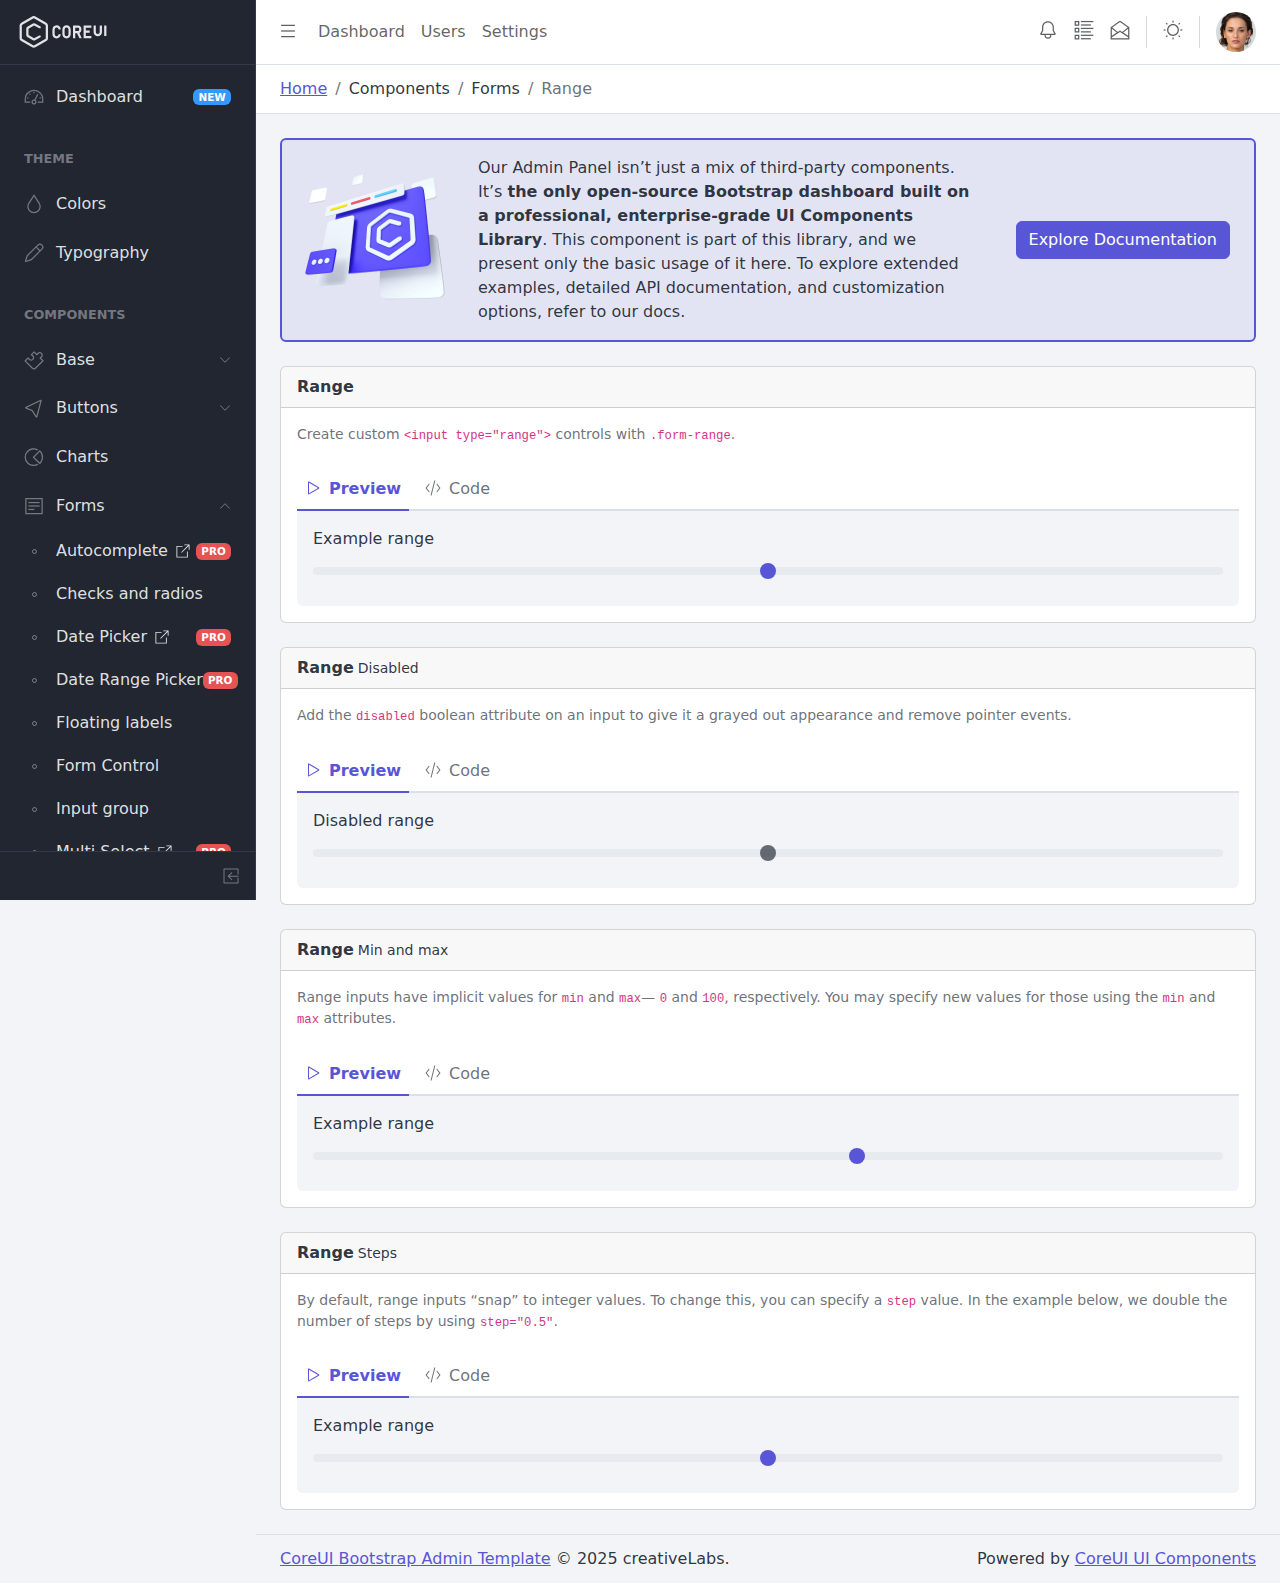
<file: src/main/resources/static/forms/range.html>
<!DOCTYPE html><!--
* CoreUI - Free Bootstrap Admin Template
* @version v5.3.0
* @link https://coreui.io/product/free-bootstrap-admin-template/
* Copyright (c) 2025 creativeLabs Łukasz Holeczek
* Licensed under MIT (https://github.com/coreui/coreui-free-bootstrap-admin-template/blob/main/LICENSE)
-->
<html lang="en">
  <head>
    <base href="./../">
    <meta charset="utf-8">
    <meta http-equiv="X-UA-Compatible" content="IE=edge">
    <meta name="viewport" content="width=device-width, initial-scale=1.0, shrink-to-fit=no">
    <meta name="description" content="CoreUI - Open Source Bootstrap Admin Template">
    <meta name="author" content="Łukasz Holeczek">
    <meta name="keyword" content="Bootstrap,Admin,Template,Open,Source,jQuery,CSS,HTML,RWD,Dashboard">
    <title>CoreUI Free Bootstrap Admin Template</title>
    <link rel="apple-touch-icon" sizes="57x57" href="assets/favicon/apple-icon-57x57.png">
    <link rel="apple-touch-icon" sizes="60x60" href="assets/favicon/apple-icon-60x60.png">
    <link rel="apple-touch-icon" sizes="72x72" href="assets/favicon/apple-icon-72x72.png">
    <link rel="apple-touch-icon" sizes="76x76" href="assets/favicon/apple-icon-76x76.png">
    <link rel="apple-touch-icon" sizes="114x114" href="assets/favicon/apple-icon-114x114.png">
    <link rel="apple-touch-icon" sizes="120x120" href="assets/favicon/apple-icon-120x120.png">
    <link rel="apple-touch-icon" sizes="144x144" href="assets/favicon/apple-icon-144x144.png">
    <link rel="apple-touch-icon" sizes="152x152" href="assets/favicon/apple-icon-152x152.png">
    <link rel="apple-touch-icon" sizes="180x180" href="assets/favicon/apple-icon-180x180.png">
    <link rel="icon" type="image/png" sizes="192x192" href="assets/favicon/android-icon-192x192.png">
    <link rel="icon" type="image/png" sizes="32x32" href="assets/favicon/favicon-32x32.png">
    <link rel="icon" type="image/png" sizes="96x96" href="assets/favicon/favicon-96x96.png">
    <link rel="icon" type="image/png" sizes="16x16" href="assets/favicon/favicon-16x16.png">
    <link rel="manifest" href="assets/favicon/manifest.json">
    <meta name="msapplication-TileColor" content="#ffffff">
    <meta name="msapplication-TileImage" content="assets/favicon/ms-icon-144x144.png">
    <meta name="theme-color" content="#ffffff">
    <!-- Vendors styles-->
    <link rel="stylesheet" href="vendors/simplebar/css/simplebar.css">
    <link rel="stylesheet" href="css/vendors/simplebar.css">
    <!-- Main styles for this application-->
    <link href="css/style.css" rel="stylesheet">
    <!-- We use those styles to show code examples, you should remove them in your application.-->
    <link href="css/examples.css" rel="stylesheet">
    <script src="js/config.js"></script>
    <script src="js/color-modes.js"></script>
    <link rel="canonical" href="https://coreui.io/bootstrap/docs/forms/range/">
  </head>
  <body>
    <div class="sidebar sidebar-dark sidebar-fixed border-end" id="sidebar">
      <div class="sidebar-header border-bottom">
        <div class="sidebar-brand">
          <svg class="sidebar-brand-full" width="88" height="32" alt="CoreUI Logo">
            <use xlink:href="assets/brand/coreui.svg#full"></use>
          </svg>
          <svg class="sidebar-brand-narrow" width="32" height="32" alt="CoreUI Logo">
            <use xlink:href="assets/brand/coreui.svg#signet"></use>
          </svg>
        </div>
        <button class="btn-close d-lg-none" type="button" data-coreui-theme="dark" aria-label="Close" onclick="coreui.Sidebar.getInstance(document.querySelector(&quot;#sidebar&quot;)).toggle()"></button>
      </div>
      <ul class="sidebar-nav" data-coreui="navigation" data-simplebar="">
        <li class="nav-item"><a class="nav-link" href="index.html">
            <svg class="nav-icon">
              <use xlink:href="vendors/@coreui/icons/svg/free.svg#cil-speedometer"></use>
            </svg> Dashboard<span class="badge badge-sm bg-info ms-auto">NEW</span></a></li>
        <li class="nav-title">Theme</li>
        <li class="nav-item"><a class="nav-link" href="colors.html">
            <svg class="nav-icon">
              <use xlink:href="vendors/@coreui/icons/svg/free.svg#cil-drop"></use>
            </svg> Colors</a></li>
        <li class="nav-item"><a class="nav-link" href="typography.html">
            <svg class="nav-icon">
              <use xlink:href="vendors/@coreui/icons/svg/free.svg#cil-pencil"></use>
            </svg> Typography</a></li>
        <li class="nav-title">Components</li>
        <li class="nav-group"><a class="nav-link nav-group-toggle" href="#">
            <svg class="nav-icon">
              <use xlink:href="vendors/@coreui/icons/svg/free.svg#cil-puzzle"></use>
            </svg> Base</a>
          <ul class="nav-group-items compact">
            <li class="nav-item"><a class="nav-link" href="base/accordion.html"><span class="nav-icon"><span class="nav-icon-bullet"></span></span> Accordion</a></li>
            <li class="nav-item"><a class="nav-link" href="base/breadcrumb.html"><span class="nav-icon"><span class="nav-icon-bullet"></span></span> Breadcrumb</a></li>
            <li class="nav-item"><a class="nav-link" href="https://coreui.io/bootstrap/docs/components/calendar/" target="_blank"><span class="nav-icon"><span class="nav-icon-bullet"></span></span> Calendar
                <svg class="icon icon-sm ms-2">
                  <use xlink:href="vendors/@coreui/icons/svg/free.svg#cil-external-link"></use>
                </svg><span class="badge badge-sm bg-danger ms-auto">PRO</span></a></li>
            <li class="nav-item"><a class="nav-link" href="base/cards.html"><span class="nav-icon"><span class="nav-icon-bullet"></span></span> Cards</a></li>
            <li class="nav-item"><a class="nav-link" href="base/carousel.html"><span class="nav-icon"><span class="nav-icon-bullet"></span></span> Carousel</a></li>
            <li class="nav-item"><a class="nav-link" href="base/collapse.html"><span class="nav-icon"><span class="nav-icon-bullet"></span></span> Collapse</a></li>
            <li class="nav-item"><a class="nav-link" href="base/list-group.html"><span class="nav-icon"><span class="nav-icon-bullet"></span></span> List group</a></li>
            <li class="nav-item"><a class="nav-link" href="base/navs-tabs.html"><span class="nav-icon"><span class="nav-icon-bullet"></span></span> Navs &amp; Tabs</a></li>
            <li class="nav-item"><a class="nav-link" href="base/pagination.html"><span class="nav-icon"><span class="nav-icon-bullet"></span></span> Pagination</a></li>
            <li class="nav-item"><a class="nav-link" href="base/placeholders.html"><span class="nav-icon"><span class="nav-icon-bullet"></span></span> Placeholders</a></li>
            <li class="nav-item"><a class="nav-link" href="base/popovers.html"><span class="nav-icon"><span class="nav-icon-bullet"></span></span> Popovers</a></li>
            <li class="nav-item"><a class="nav-link" href="base/progress.html"><span class="nav-icon"><span class="nav-icon-bullet"></span></span> Progress</a></li>
            <li class="nav-item"><a class="nav-link" href="base/spinners.html"><span class="nav-icon"><span class="nav-icon-bullet"></span></span> Spinners</a></li>
            <li class="nav-item"><a class="nav-link" href="base/tables.html"><span class="nav-icon"><span class="nav-icon-bullet"></span></span> Tables</a></li>
            <li class="nav-item"><a class="nav-link" href="base/tooltips.html"><span class="nav-icon"><span class="nav-icon-bullet"></span></span> Tooltips</a></li>
          </ul>
        </li>
        <li class="nav-group"><a class="nav-link nav-group-toggle" href="#">
            <svg class="nav-icon">
              <use xlink:href="vendors/@coreui/icons/svg/free.svg#cil-cursor"></use>
            </svg> Buttons</a>
          <ul class="nav-group-items compact">
            <li class="nav-item"><a class="nav-link" href="buttons/buttons.html"><span class="nav-icon"><span class="nav-icon-bullet"></span></span> Buttons</a></li>
            <li class="nav-item"><a class="nav-link" href="buttons/button-group.html"><span class="nav-icon"><span class="nav-icon-bullet"></span></span> Buttons Group</a></li>
            <li class="nav-item"><a class="nav-link" href="buttons/dropdowns.html"><span class="nav-icon"><span class="nav-icon-bullet"></span></span> Dropdowns</a></li>
            <li class="nav-item"><a class="nav-link" href="https://coreui.io/bootstrap/docs/components/loading-buttons/" target="_blank"><span class="nav-icon"><span class="nav-icon-bullet"></span></span> Loading Buttons
                <svg class="icon icon-sm ms-2">
                  <use xlink:href="vendors/@coreui/icons/svg/free.svg#cil-external-link"></use>
                </svg><span class="badge badge-sm bg-danger ms-auto">PRO</span></a></li>
          </ul>
        </li>
        <li class="nav-item"><a class="nav-link" href="charts.html">
            <svg class="nav-icon">
              <use xlink:href="vendors/@coreui/icons/svg/free.svg#cil-chart-pie"></use>
            </svg> Charts</a></li>
        <li class="nav-group"><a class="nav-link nav-group-toggle" href="#">
            <svg class="nav-icon">
              <use xlink:href="vendors/@coreui/icons/svg/free.svg#cil-notes"></use>
            </svg> Forms</a>
          <ul class="nav-group-items compact">
            <li class="nav-item"><a class="nav-link" href="https://coreui.io/bootstrap/docs/forms/autocomplete/" target="_blank"><span class="nav-icon"><span class="nav-icon-bullet"></span></span> Autocomplete
                <svg class="icon icon-sm ms-2">
                  <use xlink:href="vendors/@coreui/icons/svg/free.svg#cil-external-link"></use>
                </svg><span class="badge badge-sm bg-danger ms-auto">PRO</span></a></li>
            <li class="nav-item"><a class="nav-link" href="forms/checks-radios.html"><span class="nav-icon"><span class="nav-icon-bullet"></span></span> Checks and radios</a></li>
            <li class="nav-item"><a class="nav-link" href="https://coreui.io/bootstrap/docs/forms/date-picker/" target="_blank"><span class="nav-icon"><span class="nav-icon-bullet"></span></span> Date Picker
                <svg class="icon icon-sm ms-2">
                  <use xlink:href="vendors/@coreui/icons/svg/free.svg#cil-external-link"></use>
                </svg><span class="badge badge-sm bg-danger ms-auto">PRO</span></a></li>
            <li class="nav-item"><a class="nav-link" href="https://coreui.io/bootstrap/docs/forms/date-range-picker/" target="_blank"><span class="nav-icon"><span class="nav-icon-bullet"></span></span> Date Range Picker<span class="badge badge-sm bg-danger ms-auto">PRO</span></a></li>
            <li class="nav-item"><a class="nav-link" href="forms/floating-labels.html"><span class="nav-icon"><span class="nav-icon-bullet"></span></span> Floating labels</a></li>
            <li class="nav-item"><a class="nav-link" href="forms/form-control.html"><span class="nav-icon"><span class="nav-icon-bullet"></span></span> Form Control</a></li>
            <li class="nav-item"><a class="nav-link" href="forms/input-group.html"><span class="nav-icon"><span class="nav-icon-bullet"></span></span> Input group</a></li>
            <li class="nav-item"><a class="nav-link" href="https://coreui.io/bootstrap/docs/forms/multi-select/" target="_blank"><span class="nav-icon"><span class="nav-icon-bullet"></span></span> Multi Select
                <svg class="icon icon-sm ms-2">
                  <use xlink:href="vendors/@coreui/icons/svg/free.svg#cil-external-link"></use>
                </svg><span class="badge badge-sm bg-danger ms-auto">PRO</span></a></li>
            <li class="nav-item"><a class="nav-link" href="forms/range.html"><span class="nav-icon"><span class="nav-icon-bullet"></span></span> Range</a></li>
            <li class="nav-item"><a class="nav-link" href="https://coreui.io/bootstrap/docs/forms/range-slider/" target="_blank"><span class="nav-icon"><span class="nav-icon-bullet"></span></span> Range Slider
                <svg class="icon icon-sm ms-2">
                  <use xlink:href="vendors/@coreui/icons/svg/free.svg#cil-external-link"></use>
                </svg><span class="badge badge-sm bg-danger ms-auto">PRO</span></a></li>
            <li class="nav-item"><a class="nav-link" href="https://coreui.io/bootstrap/docs/forms/rating/" target="_blank"><span class="nav-icon"><span class="nav-icon-bullet"></span></span> Rating
                <svg class="icon icon-sm ms-2">
                  <use xlink:href="vendors/@coreui/icons/svg/free.svg#cil-external-link"></use>
                </svg><span class="badge badge-sm bg-danger ms-auto">PRO</span></a></li>
            <li class="nav-item"><a class="nav-link" href="forms/select.html"><span class="nav-icon"><span class="nav-icon-bullet"></span></span> Select</a></li>
            <li class="nav-item"><a class="nav-link" href="https://coreui.io/bootstrap/docs/forms/time-picker/" target="_blank"><span class="nav-icon"><span class="nav-icon-bullet"></span></span> Time Picker
                <svg class="icon icon-sm ms-2">
                  <use xlink:href="vendors/@coreui/icons/svg/free.svg#cil-external-link"></use>
                </svg><span class="badge badge-sm bg-danger ms-auto">PRO</span></a></li>
            <li class="nav-item"><a class="nav-link" href="forms/layout.html"><span class="nav-icon"><span class="nav-icon-bullet"></span></span> Layout</a></li>
            <li class="nav-item"><a class="nav-link" href="forms/validation.html"><span class="nav-icon"><span class="nav-icon-bullet"></span></span> Validation</a></li>
          </ul>
        </li>
        <li class="nav-group"><a class="nav-link nav-group-toggle" href="#">
            <svg class="nav-icon">
              <use xlink:href="vendors/@coreui/icons/svg/free.svg#cil-star"></use>
            </svg> Icons</a>
          <ul class="nav-group-items compact">
            <li class="nav-item"><a class="nav-link" href="icons/coreui-icons-free.html"><span class="nav-icon"><span class="nav-icon-bullet"></span></span> CoreUI Icons<span class="badge badge-sm bg-success ms-auto">Free</span></a></li>
            <li class="nav-item"><a class="nav-link" href="icons/coreui-icons-brand.html"><span class="nav-icon"><span class="nav-icon-bullet"></span></span> CoreUI Icons - Brand</a></li>
            <li class="nav-item"><a class="nav-link" href="icons/coreui-icons-flag.html"><span class="nav-icon"><span class="nav-icon-bullet"></span></span> CoreUI Icons - Flag</a></li>
          </ul>
        </li>
        <li class="nav-group"><a class="nav-link nav-group-toggle" href="#">
            <svg class="nav-icon">
              <use xlink:href="vendors/@coreui/icons/svg/free.svg#cil-bell"></use>
            </svg> Notifications</a>
          <ul class="nav-group-items compact">
            <li class="nav-item"><a class="nav-link" href="notifications/alerts.html"><span class="nav-icon"><span class="nav-icon-bullet"></span></span> Alerts</a></li>
            <li class="nav-item"><a class="nav-link" href="notifications/badge.html"><span class="nav-icon"><span class="nav-icon-bullet"></span></span> Badge</a></li>
            <li class="nav-item"><a class="nav-link" href="notifications/modals.html"><span class="nav-icon"><span class="nav-icon-bullet"></span></span> Modals</a></li>
            <li class="nav-item"><a class="nav-link" href="notifications/toasts.html"><span class="nav-icon"><span class="nav-icon-bullet"></span></span> Toasts</a></li>
          </ul>
        </li>
        <li class="nav-item"><a class="nav-link" href="widgets.html">
            <svg class="nav-icon">
              <use xlink:href="vendors/@coreui/icons/svg/free.svg#cil-calculator"></use>
            </svg> Widgets<span class="badge badge-sm bg-info ms-auto">NEW</span></a></li>
        <li class="nav-divider"></li>
        <li class="nav-title">Extras</li>
        <li class="nav-group"><a class="nav-link nav-group-toggle" href="#">
            <svg class="nav-icon">
              <use xlink:href="vendors/@coreui/icons/svg/free.svg#cil-star"></use>
            </svg> Pages</a>
          <ul class="nav-group-items compact">
            <li class="nav-item"><a class="nav-link" href="login.html" target="_top">
                <svg class="nav-icon">
                  <use xlink:href="vendors/@coreui/icons/svg/free.svg#cil-account-logout"></use>
                </svg> Login</a></li>
            <li class="nav-item"><a class="nav-link" href="register.html" target="_top">
                <svg class="nav-icon">
                  <use xlink:href="vendors/@coreui/icons/svg/free.svg#cil-account-logout"></use>
                </svg> Register</a></li>
            <li class="nav-item"><a class="nav-link" href="404.html" target="_top">
                <svg class="nav-icon">
                  <use xlink:href="vendors/@coreui/icons/svg/free.svg#cil-bug"></use>
                </svg> Error 404</a></li>
            <li class="nav-item"><a class="nav-link" href="500.html" target="_top">
                <svg class="nav-icon">
                  <use xlink:href="vendors/@coreui/icons/svg/free.svg#cil-bug"></use>
                </svg> Error 500</a></li>
          </ul>
        </li>
        <li class="nav-item mt-auto"><a class="nav-link" href="https://coreui.io/bootstrap/docs/templates/installation/" target="_blank">
            <svg class="nav-icon">
              <use xlink:href="vendors/@coreui/icons/svg/free.svg#cil-description"></use>
            </svg> Docs</a></li>
        <li class="nav-item"><a class="nav-link text-primary fw-semibold" href="https://coreui.io/product/bootstrap-dashboard-template/" target="_top">
            <svg class="nav-icon text-primary">
              <use xlink:href="vendors/@coreui/icons/svg/free.svg#cil-layers"></use>
            </svg> Try CoreUI PRO</a></li>
      </ul>
      <div class="sidebar-footer border-top d-none d-md-flex">
        <button class="sidebar-toggler" type="button" data-coreui-toggle="unfoldable"></button>
      </div>
    </div>
    <div class="wrapper d-flex flex-column min-vh-100">
      <header class="header header-sticky p-0 mb-4">
        <div class="container-fluid border-bottom px-4">
          <button class="header-toggler" type="button" onclick="coreui.Sidebar.getInstance(document.querySelector('#sidebar')).toggle()" style="margin-inline-start: -14px;">
            <svg class="icon icon-lg">
              <use xlink:href="vendors/@coreui/icons/svg/free.svg#cil-menu"></use>
            </svg>
          </button>
          <ul class="header-nav d-none d-lg-flex">
            <li class="nav-item"><a class="nav-link" href="#">Dashboard</a></li>
            <li class="nav-item"><a class="nav-link" href="#">Users</a></li>
            <li class="nav-item"><a class="nav-link" href="#">Settings</a></li>
          </ul>
          <ul class="header-nav ms-auto">
            <li class="nav-item"><a class="nav-link" href="#">
                <svg class="icon icon-lg">
                  <use xlink:href="vendors/@coreui/icons/svg/free.svg#cil-bell"></use>
                </svg></a></li>
            <li class="nav-item"><a class="nav-link" href="#">
                <svg class="icon icon-lg">
                  <use xlink:href="vendors/@coreui/icons/svg/free.svg#cil-list-rich"></use>
                </svg></a></li>
            <li class="nav-item"><a class="nav-link" href="#">
                <svg class="icon icon-lg">
                  <use xlink:href="vendors/@coreui/icons/svg/free.svg#cil-envelope-open"></use>
                </svg></a></li>
          </ul>
          <ul class="header-nav">
            <li class="nav-item py-1">
              <div class="vr h-100 mx-2 text-body text-opacity-75"></div>
            </li>
            <li class="nav-item dropdown">
              <button class="btn btn-link nav-link py-2 px-2 d-flex align-items-center" type="button" aria-expanded="false" data-coreui-toggle="dropdown">
                <svg class="icon icon-lg theme-icon-active">
                  <use xlink:href="vendors/@coreui/icons/svg/free.svg#cil-contrast"></use>
                </svg>
              </button>
              <ul class="dropdown-menu dropdown-menu-end" style="--cui-dropdown-min-width: 8rem;">
                <li>
                  <button class="dropdown-item d-flex align-items-center" type="button" data-coreui-theme-value="light">
                    <svg class="icon icon-lg me-3">
                      <use xlink:href="vendors/@coreui/icons/svg/free.svg#cil-sun"></use>
                    </svg>Light
                  </button>
                </li>
                <li>
                  <button class="dropdown-item d-flex align-items-center" type="button" data-coreui-theme-value="dark">
                    <svg class="icon icon-lg me-3">
                      <use xlink:href="vendors/@coreui/icons/svg/free.svg#cil-moon"></use>
                    </svg>Dark
                  </button>
                </li>
                <li>
                  <button class="dropdown-item d-flex align-items-center active" type="button" data-coreui-theme-value="auto">
                    <svg class="icon icon-lg me-3">
                      <use xlink:href="vendors/@coreui/icons/svg/free.svg#cil-contrast"></use>
                    </svg>Auto
                  </button>
                </li>
              </ul>
            </li>
            <li class="nav-item py-1">
              <div class="vr h-100 mx-2 text-body text-opacity-75"></div>
            </li>
            <li class="nav-item dropdown"><a class="nav-link py-0 pe-0" data-coreui-toggle="dropdown" href="#" role="button" aria-haspopup="true" aria-expanded="false">
                <div class="avatar avatar-md"><img class="avatar-img" src="assets/img/avatars/8.jpg" alt="user@email.com"></div>
              </a>
              <div class="dropdown-menu dropdown-menu-end pt-0">
                <div class="dropdown-header bg-body-tertiary text-body-secondary fw-semibold rounded-top mb-2">Account</div><a class="dropdown-item" href="#">
                  <svg class="icon me-2">
                    <use xlink:href="vendors/@coreui/icons/svg/free.svg#cil-bell"></use>
                  </svg> Updates<span class="badge badge-sm bg-info ms-2">42</span></a><a class="dropdown-item" href="#">
                  <svg class="icon me-2">
                    <use xlink:href="vendors/@coreui/icons/svg/free.svg#cil-envelope-open"></use>
                  </svg> Messages<span class="badge badge-sm bg-success ms-2">42</span></a><a class="dropdown-item" href="#">
                  <svg class="icon me-2">
                    <use xlink:href="vendors/@coreui/icons/svg/free.svg#cil-task"></use>
                  </svg> Tasks<span class="badge badge-sm bg-danger ms-2">42</span></a><a class="dropdown-item" href="#">
                  <svg class="icon me-2">
                    <use xlink:href="vendors/@coreui/icons/svg/free.svg#cil-comment-square"></use>
                  </svg> Comments<span class="badge badge-sm bg-warning ms-2">42</span></a>
                <div class="dropdown-header bg-body-tertiary text-body-secondary fw-semibold my-2">
                  <div class="fw-semibold">Settings</div>
                </div><a class="dropdown-item" href="#">
                  <svg class="icon me-2">
                    <use xlink:href="vendors/@coreui/icons/svg/free.svg#cil-user"></use>
                  </svg> Profile</a><a class="dropdown-item" href="#">
                  <svg class="icon me-2">
                    <use xlink:href="vendors/@coreui/icons/svg/free.svg#cil-settings"></use>
                  </svg> Settings</a><a class="dropdown-item" href="#">
                  <svg class="icon me-2">
                    <use xlink:href="vendors/@coreui/icons/svg/free.svg#cil-credit-card"></use>
                  </svg> Payments<span class="badge badge-sm bg-secondary ms-2">42</span></a><a class="dropdown-item" href="#">
                  <svg class="icon me-2">
                    <use xlink:href="vendors/@coreui/icons/svg/free.svg#cil-file"></use>
                  </svg> Projects<span class="badge badge-sm bg-primary ms-2">42</span></a>
                <div class="dropdown-divider"></div><a class="dropdown-item" href="#">
                  <svg class="icon me-2">
                    <use xlink:href="vendors/@coreui/icons/svg/free.svg#cil-lock-locked"></use>
                  </svg> Lock Account</a><a class="dropdown-item" href="#">
                  <svg class="icon me-2">
                    <use xlink:href="vendors/@coreui/icons/svg/free.svg#cil-account-logout"></use>
                  </svg> Logout</a>
              </div>
            </li>
          </ul>
        </div>
        <div class="container-fluid px-4">
          <nav aria-label="breadcrumb">
            <ol class="breadcrumb my-0">
              <li class="breadcrumb-item"><a href="#">Home</a>
              </li>
              <li class="breadcrumb-item"><span>Components</span>
              </li>
              <li class="breadcrumb-item"><span>Forms</span>
              </li>
              <li class="breadcrumb-item active"><span>Range</span>
              </li>
            </ol>
          </nav>
        </div>
      </header>
      <div class="body flex-grow-1">
        <div class="container-lg px-4">
          <div class="bg-primary bg-opacity-10 border border-2 border-primary rounded mb-4">
            <div class="row d-flex align-items-center p-3 px-xl-4 flex-xl-nowrap">
              <div class="col-xl-auto col-12 d-none d-xl-block p-0"><img class="img-fluid" src="assets/img/components.webp" width="160px" height="160px" alt="CoreUI PRO hexagon"></div>
              <div class="col-md col-12 px-lg-4">
                Our Admin Panel isn’t just a mix of third-party components. It’s <strong>the only open-source Bootstrap dashboard built on a professional, enterprise-grade UI Components Library</strong>.
                This component is part of this library, and we present only the basic usage of it here. To explore extended examples, detailed API documentation, and customization options, refer to our docs.
              </div>
              <div class="col-md-auto col-12 mt-3 mt-lg-0"><a class="btn btn-primary text-nowrap text-white" href="https://coreui.io/bootstrap/docs/forms/range/" target="_blank" rel="noopener noreferrer">Explore Documentation</a></div>
            </div>
          </div>
          <div class="row">
            <div class="col-12">
              <div class="card mb-4">
                <div class="card-header"><strong>Range</strong></div>
                <div class="card-body">
                  <p class="text-body-secondary small">Create custom <code>&lt;input type="range"&gt;</code> controls with <code>.form-range</code>.</p>
                  <div class="example">
                    <ul class="nav nav-underline-border" role="tablist">
                      <li class="nav-item"><a class="nav-link active" data-coreui-toggle="tab" href="#preview-1000" role="tab">
                          <svg class="icon me-2">
                            <use xlink:href="vendors/@coreui/icons/svg/free.svg#cil-media-play"></use>
                          </svg>Preview</a></li>
                      <li class="nav-item"><a class="nav-link" href="https://coreui.io/bootstrap/docs/forms/range/#overview" target="_blank">
                          <svg class="icon me-2">
                            <use xlink:href="vendors/@coreui/icons/svg/free.svg#cil-code"></use>
                          </svg>Code</a></li>
                    </ul>
                    <div class="tab-content rounded-bottom">
                      <div class="tab-pane p-3 active preview" role="tabpanel" id="preview-1000">
                        <label class="form-label" for="customRange1">Example range</label>
                        <input class="form-range" id="customRange1" type="range">
                      </div>
                    </div>
                  </div>
                </div>
              </div>
            </div>
            <div class="col-12">
              <div class="card mb-4">
                <div class="card-header"><strong>Range</strong><span class="small ms-1">Disabled</span></div>
                <div class="card-body">
                  <p class="text-body-secondary small">Add the <code>disabled</code> boolean attribute on an input to give it a grayed out appearance and remove pointer events.</p>
                  <div class="example">
                    <ul class="nav nav-underline-border" role="tablist">
                      <li class="nav-item"><a class="nav-link active" data-coreui-toggle="tab" href="#preview-1001" role="tab">
                          <svg class="icon me-2">
                            <use xlink:href="vendors/@coreui/icons/svg/free.svg#cil-media-play"></use>
                          </svg>Preview</a></li>
                      <li class="nav-item"><a class="nav-link" href="https://coreui.io/bootstrap/docs/forms/range/#disabled" target="_blank">
                          <svg class="icon me-2">
                            <use xlink:href="vendors/@coreui/icons/svg/free.svg#cil-code"></use>
                          </svg>Code</a></li>
                    </ul>
                    <div class="tab-content rounded-bottom">
                      <div class="tab-pane p-3 active preview" role="tabpanel" id="preview-1001">
                        <label class="form-label" for="disabledRange">Disabled range</label>
                        <input class="form-range" id="disabledRange" type="range" disabled="">
                      </div>
                    </div>
                  </div>
                </div>
              </div>
            </div>
            <div class="col-12">
              <div class="card mb-4">
                <div class="card-header"><strong>Range</strong><span class="small ms-1">Min and max</span></div>
                <div class="card-body">
                  <p class="text-body-secondary small">Range inputs have implicit values for <code>min</code> and <code>max</code>— <code>0</code> and <code>100</code>, respectively. You may specify new values for those using the <code>min</code> and <code>max</code> attributes.</p>
                  <div class="example">
                    <ul class="nav nav-underline-border" role="tablist">
                      <li class="nav-item"><a class="nav-link active" data-coreui-toggle="tab" href="#preview-1002" role="tab">
                          <svg class="icon me-2">
                            <use xlink:href="vendors/@coreui/icons/svg/free.svg#cil-media-play"></use>
                          </svg>Preview</a></li>
                      <li class="nav-item"><a class="nav-link" href="https://coreui.io/bootstrap/docs/forms/range/#min-and-max" target="_blank">
                          <svg class="icon me-2">
                            <use xlink:href="vendors/@coreui/icons/svg/free.svg#cil-code"></use>
                          </svg>Code</a></li>
                    </ul>
                    <div class="tab-content rounded-bottom">
                      <div class="tab-pane p-3 active preview" role="tabpanel" id="preview-1002">
                        <label class="form-label" for="customRange2">Example range</label>
                        <input class="form-range" id="customRange2" type="range" min="0" max="5">
                      </div>
                    </div>
                  </div>
                </div>
              </div>
            </div>
            <div class="col-12">
              <div class="card mb-4">
                <div class="card-header"><strong>Range</strong><span class="small ms-1">Steps</span></div>
                <div class="card-body">
                  <p class="text-body-secondary small">By default, range inputs “snap” to integer values. To change this, you can specify a <code>step</code> value. In the example below, we double the number of steps by using <code>step="0.5"</code>.</p>
                  <div class="example">
                    <ul class="nav nav-underline-border" role="tablist">
                      <li class="nav-item"><a class="nav-link active" data-coreui-toggle="tab" href="#preview-1003" role="tab">
                          <svg class="icon me-2">
                            <use xlink:href="vendors/@coreui/icons/svg/free.svg#cil-media-play"></use>
                          </svg>Preview</a></li>
                      <li class="nav-item"><a class="nav-link" href="https://coreui.io/bootstrap/docs/forms/range/#steps" target="_blank">
                          <svg class="icon me-2">
                            <use xlink:href="vendors/@coreui/icons/svg/free.svg#cil-code"></use>
                          </svg>Code</a></li>
                    </ul>
                    <div class="tab-content rounded-bottom">
                      <div class="tab-pane p-3 active preview" role="tabpanel" id="preview-1003">
                        <label class="form-label" for="customRange3">Example range</label>
                        <input class="form-range" id="customRange3" type="range" min="0" max="5" step="0.5">
                      </div>
                    </div>
                  </div>
                </div>
              </div>
            </div>
          </div>
        </div>
      </div>
      <footer class="footer px-4">
        <div><a href="https://coreui.io">CoreUI </a><a href="https://coreui.io/product/free-bootstrap-admin-template/">Bootstrap Admin Template</a> © 2025 creativeLabs.</div>
        <div class="ms-auto">Powered by&nbsp;<a href="https://coreui.io/bootstrap/docs/">CoreUI UI Components</a></div>
      </footer>
    </div>
    <!-- CoreUI and necessary plugins-->
    <script src="vendors/@coreui/coreui/js/coreui.bundle.min.js"></script>
    <script src="vendors/simplebar/js/simplebar.min.js"></script>
    <script>
      const header = document.querySelector('header.header');

      document.addEventListener('scroll', () => {
        if (header) {
          header.classList.toggle('shadow-sm', document.documentElement.scrollTop > 0);
        }
      });
    </script>
    <script>
    </script>

  </body>
</html>
</file>
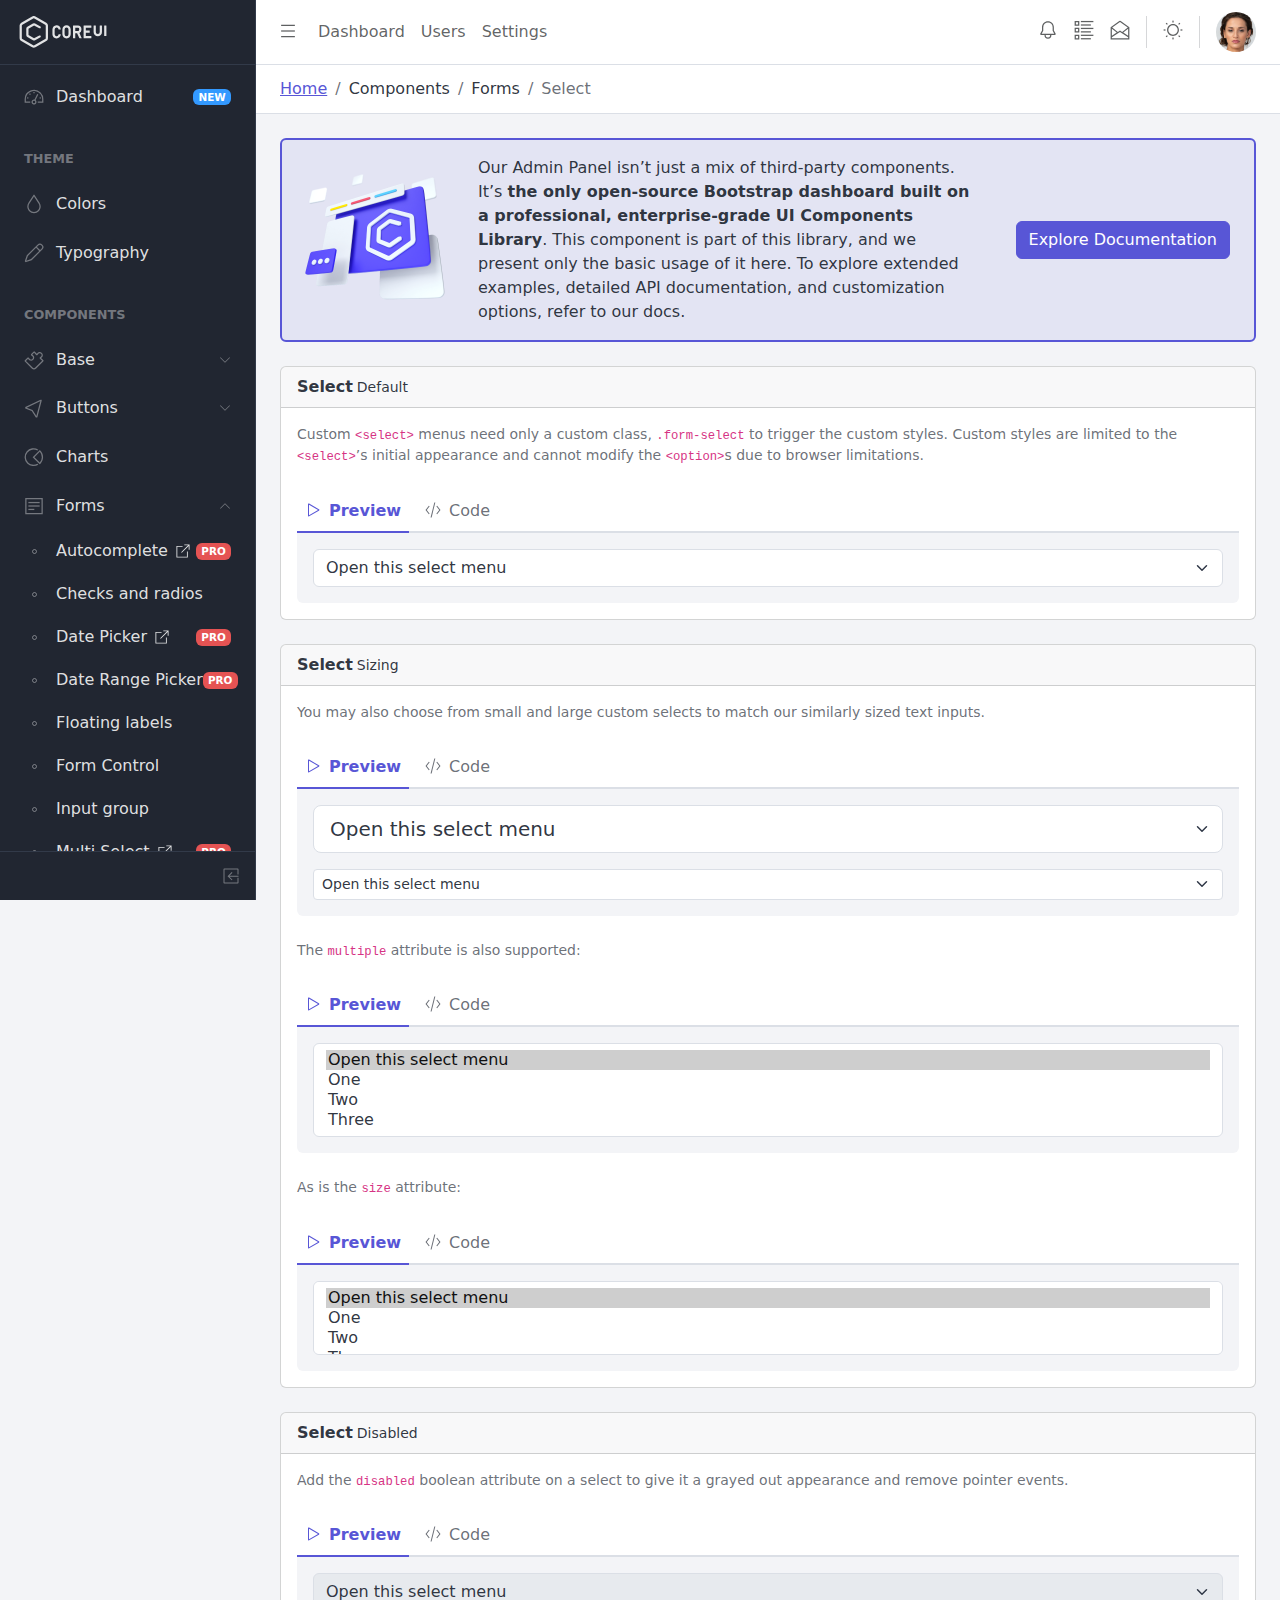
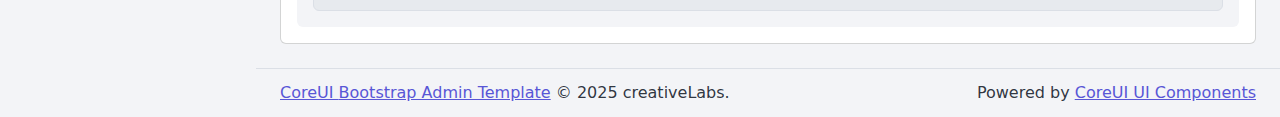
<file: src/main/resources/static/forms/select.html>
<!DOCTYPE html><!--
* CoreUI - Free Bootstrap Admin Template
* @version v5.3.0
* @link https://coreui.io/product/free-bootstrap-admin-template/
* Copyright (c) 2025 creativeLabs Łukasz Holeczek
* Licensed under MIT (https://github.com/coreui/coreui-free-bootstrap-admin-template/blob/main/LICENSE)
-->
<html lang="en">
  <head>
    <base href="./../">
    <meta charset="utf-8">
    <meta http-equiv="X-UA-Compatible" content="IE=edge">
    <meta name="viewport" content="width=device-width, initial-scale=1.0, shrink-to-fit=no">
    <meta name="description" content="CoreUI - Open Source Bootstrap Admin Template">
    <meta name="author" content="Łukasz Holeczek">
    <meta name="keyword" content="Bootstrap,Admin,Template,Open,Source,jQuery,CSS,HTML,RWD,Dashboard">
    <title>CoreUI Free Bootstrap Admin Template</title>
    <link rel="apple-touch-icon" sizes="57x57" href="assets/favicon/apple-icon-57x57.png">
    <link rel="apple-touch-icon" sizes="60x60" href="assets/favicon/apple-icon-60x60.png">
    <link rel="apple-touch-icon" sizes="72x72" href="assets/favicon/apple-icon-72x72.png">
    <link rel="apple-touch-icon" sizes="76x76" href="assets/favicon/apple-icon-76x76.png">
    <link rel="apple-touch-icon" sizes="114x114" href="assets/favicon/apple-icon-114x114.png">
    <link rel="apple-touch-icon" sizes="120x120" href="assets/favicon/apple-icon-120x120.png">
    <link rel="apple-touch-icon" sizes="144x144" href="assets/favicon/apple-icon-144x144.png">
    <link rel="apple-touch-icon" sizes="152x152" href="assets/favicon/apple-icon-152x152.png">
    <link rel="apple-touch-icon" sizes="180x180" href="assets/favicon/apple-icon-180x180.png">
    <link rel="icon" type="image/png" sizes="192x192" href="assets/favicon/android-icon-192x192.png">
    <link rel="icon" type="image/png" sizes="32x32" href="assets/favicon/favicon-32x32.png">
    <link rel="icon" type="image/png" sizes="96x96" href="assets/favicon/favicon-96x96.png">
    <link rel="icon" type="image/png" sizes="16x16" href="assets/favicon/favicon-16x16.png">
    <link rel="manifest" href="assets/favicon/manifest.json">
    <meta name="msapplication-TileColor" content="#ffffff">
    <meta name="msapplication-TileImage" content="assets/favicon/ms-icon-144x144.png">
    <meta name="theme-color" content="#ffffff">
    <!-- Vendors styles-->
    <link rel="stylesheet" href="vendors/simplebar/css/simplebar.css">
    <link rel="stylesheet" href="css/vendors/simplebar.css">
    <!-- Main styles for this application-->
    <link href="css/style.css" rel="stylesheet">
    <!-- We use those styles to show code examples, you should remove them in your application.-->
    <link href="css/examples.css" rel="stylesheet">
    <script src="js/config.js"></script>
    <script src="js/color-modes.js"></script>
    <link rel="canonical" href="https://coreui.io/bootstrap/docs/forms/select/">
  </head>
  <body>
    <div class="sidebar sidebar-dark sidebar-fixed border-end" id="sidebar">
      <div class="sidebar-header border-bottom">
        <div class="sidebar-brand">
          <svg class="sidebar-brand-full" width="88" height="32" alt="CoreUI Logo">
            <use xlink:href="assets/brand/coreui.svg#full"></use>
          </svg>
          <svg class="sidebar-brand-narrow" width="32" height="32" alt="CoreUI Logo">
            <use xlink:href="assets/brand/coreui.svg#signet"></use>
          </svg>
        </div>
        <button class="btn-close d-lg-none" type="button" data-coreui-theme="dark" aria-label="Close" onclick="coreui.Sidebar.getInstance(document.querySelector(&quot;#sidebar&quot;)).toggle()"></button>
      </div>
      <ul class="sidebar-nav" data-coreui="navigation" data-simplebar="">
        <li class="nav-item"><a class="nav-link" href="index.html">
            <svg class="nav-icon">
              <use xlink:href="vendors/@coreui/icons/svg/free.svg#cil-speedometer"></use>
            </svg> Dashboard<span class="badge badge-sm bg-info ms-auto">NEW</span></a></li>
        <li class="nav-title">Theme</li>
        <li class="nav-item"><a class="nav-link" href="colors.html">
            <svg class="nav-icon">
              <use xlink:href="vendors/@coreui/icons/svg/free.svg#cil-drop"></use>
            </svg> Colors</a></li>
        <li class="nav-item"><a class="nav-link" href="typography.html">
            <svg class="nav-icon">
              <use xlink:href="vendors/@coreui/icons/svg/free.svg#cil-pencil"></use>
            </svg> Typography</a></li>
        <li class="nav-title">Components</li>
        <li class="nav-group"><a class="nav-link nav-group-toggle" href="#">
            <svg class="nav-icon">
              <use xlink:href="vendors/@coreui/icons/svg/free.svg#cil-puzzle"></use>
            </svg> Base</a>
          <ul class="nav-group-items compact">
            <li class="nav-item"><a class="nav-link" href="base/accordion.html"><span class="nav-icon"><span class="nav-icon-bullet"></span></span> Accordion</a></li>
            <li class="nav-item"><a class="nav-link" href="base/breadcrumb.html"><span class="nav-icon"><span class="nav-icon-bullet"></span></span> Breadcrumb</a></li>
            <li class="nav-item"><a class="nav-link" href="https://coreui.io/bootstrap/docs/components/calendar/" target="_blank"><span class="nav-icon"><span class="nav-icon-bullet"></span></span> Calendar
                <svg class="icon icon-sm ms-2">
                  <use xlink:href="vendors/@coreui/icons/svg/free.svg#cil-external-link"></use>
                </svg><span class="badge badge-sm bg-danger ms-auto">PRO</span></a></li>
            <li class="nav-item"><a class="nav-link" href="base/cards.html"><span class="nav-icon"><span class="nav-icon-bullet"></span></span> Cards</a></li>
            <li class="nav-item"><a class="nav-link" href="base/carousel.html"><span class="nav-icon"><span class="nav-icon-bullet"></span></span> Carousel</a></li>
            <li class="nav-item"><a class="nav-link" href="base/collapse.html"><span class="nav-icon"><span class="nav-icon-bullet"></span></span> Collapse</a></li>
            <li class="nav-item"><a class="nav-link" href="base/list-group.html"><span class="nav-icon"><span class="nav-icon-bullet"></span></span> List group</a></li>
            <li class="nav-item"><a class="nav-link" href="base/navs-tabs.html"><span class="nav-icon"><span class="nav-icon-bullet"></span></span> Navs &amp; Tabs</a></li>
            <li class="nav-item"><a class="nav-link" href="base/pagination.html"><span class="nav-icon"><span class="nav-icon-bullet"></span></span> Pagination</a></li>
            <li class="nav-item"><a class="nav-link" href="base/placeholders.html"><span class="nav-icon"><span class="nav-icon-bullet"></span></span> Placeholders</a></li>
            <li class="nav-item"><a class="nav-link" href="base/popovers.html"><span class="nav-icon"><span class="nav-icon-bullet"></span></span> Popovers</a></li>
            <li class="nav-item"><a class="nav-link" href="base/progress.html"><span class="nav-icon"><span class="nav-icon-bullet"></span></span> Progress</a></li>
            <li class="nav-item"><a class="nav-link" href="base/spinners.html"><span class="nav-icon"><span class="nav-icon-bullet"></span></span> Spinners</a></li>
            <li class="nav-item"><a class="nav-link" href="base/tables.html"><span class="nav-icon"><span class="nav-icon-bullet"></span></span> Tables</a></li>
            <li class="nav-item"><a class="nav-link" href="base/tooltips.html"><span class="nav-icon"><span class="nav-icon-bullet"></span></span> Tooltips</a></li>
          </ul>
        </li>
        <li class="nav-group"><a class="nav-link nav-group-toggle" href="#">
            <svg class="nav-icon">
              <use xlink:href="vendors/@coreui/icons/svg/free.svg#cil-cursor"></use>
            </svg> Buttons</a>
          <ul class="nav-group-items compact">
            <li class="nav-item"><a class="nav-link" href="buttons/buttons.html"><span class="nav-icon"><span class="nav-icon-bullet"></span></span> Buttons</a></li>
            <li class="nav-item"><a class="nav-link" href="buttons/button-group.html"><span class="nav-icon"><span class="nav-icon-bullet"></span></span> Buttons Group</a></li>
            <li class="nav-item"><a class="nav-link" href="buttons/dropdowns.html"><span class="nav-icon"><span class="nav-icon-bullet"></span></span> Dropdowns</a></li>
            <li class="nav-item"><a class="nav-link" href="https://coreui.io/bootstrap/docs/components/loading-buttons/" target="_blank"><span class="nav-icon"><span class="nav-icon-bullet"></span></span> Loading Buttons
                <svg class="icon icon-sm ms-2">
                  <use xlink:href="vendors/@coreui/icons/svg/free.svg#cil-external-link"></use>
                </svg><span class="badge badge-sm bg-danger ms-auto">PRO</span></a></li>
          </ul>
        </li>
        <li class="nav-item"><a class="nav-link" href="charts.html">
            <svg class="nav-icon">
              <use xlink:href="vendors/@coreui/icons/svg/free.svg#cil-chart-pie"></use>
            </svg> Charts</a></li>
        <li class="nav-group"><a class="nav-link nav-group-toggle" href="#">
            <svg class="nav-icon">
              <use xlink:href="vendors/@coreui/icons/svg/free.svg#cil-notes"></use>
            </svg> Forms</a>
          <ul class="nav-group-items compact">
            <li class="nav-item"><a class="nav-link" href="https://coreui.io/bootstrap/docs/forms/autocomplete/" target="_blank"><span class="nav-icon"><span class="nav-icon-bullet"></span></span> Autocomplete
                <svg class="icon icon-sm ms-2">
                  <use xlink:href="vendors/@coreui/icons/svg/free.svg#cil-external-link"></use>
                </svg><span class="badge badge-sm bg-danger ms-auto">PRO</span></a></li>
            <li class="nav-item"><a class="nav-link" href="forms/checks-radios.html"><span class="nav-icon"><span class="nav-icon-bullet"></span></span> Checks and radios</a></li>
            <li class="nav-item"><a class="nav-link" href="https://coreui.io/bootstrap/docs/forms/date-picker/" target="_blank"><span class="nav-icon"><span class="nav-icon-bullet"></span></span> Date Picker
                <svg class="icon icon-sm ms-2">
                  <use xlink:href="vendors/@coreui/icons/svg/free.svg#cil-external-link"></use>
                </svg><span class="badge badge-sm bg-danger ms-auto">PRO</span></a></li>
            <li class="nav-item"><a class="nav-link" href="https://coreui.io/bootstrap/docs/forms/date-range-picker/" target="_blank"><span class="nav-icon"><span class="nav-icon-bullet"></span></span> Date Range Picker<span class="badge badge-sm bg-danger ms-auto">PRO</span></a></li>
            <li class="nav-item"><a class="nav-link" href="forms/floating-labels.html"><span class="nav-icon"><span class="nav-icon-bullet"></span></span> Floating labels</a></li>
            <li class="nav-item"><a class="nav-link" href="forms/form-control.html"><span class="nav-icon"><span class="nav-icon-bullet"></span></span> Form Control</a></li>
            <li class="nav-item"><a class="nav-link" href="forms/input-group.html"><span class="nav-icon"><span class="nav-icon-bullet"></span></span> Input group</a></li>
            <li class="nav-item"><a class="nav-link" href="https://coreui.io/bootstrap/docs/forms/multi-select/" target="_blank"><span class="nav-icon"><span class="nav-icon-bullet"></span></span> Multi Select
                <svg class="icon icon-sm ms-2">
                  <use xlink:href="vendors/@coreui/icons/svg/free.svg#cil-external-link"></use>
                </svg><span class="badge badge-sm bg-danger ms-auto">PRO</span></a></li>
            <li class="nav-item"><a class="nav-link" href="forms/range.html"><span class="nav-icon"><span class="nav-icon-bullet"></span></span> Range</a></li>
            <li class="nav-item"><a class="nav-link" href="https://coreui.io/bootstrap/docs/forms/range-slider/" target="_blank"><span class="nav-icon"><span class="nav-icon-bullet"></span></span> Range Slider
                <svg class="icon icon-sm ms-2">
                  <use xlink:href="vendors/@coreui/icons/svg/free.svg#cil-external-link"></use>
                </svg><span class="badge badge-sm bg-danger ms-auto">PRO</span></a></li>
            <li class="nav-item"><a class="nav-link" href="https://coreui.io/bootstrap/docs/forms/rating/" target="_blank"><span class="nav-icon"><span class="nav-icon-bullet"></span></span> Rating
                <svg class="icon icon-sm ms-2">
                  <use xlink:href="vendors/@coreui/icons/svg/free.svg#cil-external-link"></use>
                </svg><span class="badge badge-sm bg-danger ms-auto">PRO</span></a></li>
            <li class="nav-item"><a class="nav-link" href="forms/select.html"><span class="nav-icon"><span class="nav-icon-bullet"></span></span> Select</a></li>
            <li class="nav-item"><a class="nav-link" href="https://coreui.io/bootstrap/docs/forms/time-picker/" target="_blank"><span class="nav-icon"><span class="nav-icon-bullet"></span></span> Time Picker
                <svg class="icon icon-sm ms-2">
                  <use xlink:href="vendors/@coreui/icons/svg/free.svg#cil-external-link"></use>
                </svg><span class="badge badge-sm bg-danger ms-auto">PRO</span></a></li>
            <li class="nav-item"><a class="nav-link" href="forms/layout.html"><span class="nav-icon"><span class="nav-icon-bullet"></span></span> Layout</a></li>
            <li class="nav-item"><a class="nav-link" href="forms/validation.html"><span class="nav-icon"><span class="nav-icon-bullet"></span></span> Validation</a></li>
          </ul>
        </li>
        <li class="nav-group"><a class="nav-link nav-group-toggle" href="#">
            <svg class="nav-icon">
              <use xlink:href="vendors/@coreui/icons/svg/free.svg#cil-star"></use>
            </svg> Icons</a>
          <ul class="nav-group-items compact">
            <li class="nav-item"><a class="nav-link" href="icons/coreui-icons-free.html"><span class="nav-icon"><span class="nav-icon-bullet"></span></span> CoreUI Icons<span class="badge badge-sm bg-success ms-auto">Free</span></a></li>
            <li class="nav-item"><a class="nav-link" href="icons/coreui-icons-brand.html"><span class="nav-icon"><span class="nav-icon-bullet"></span></span> CoreUI Icons - Brand</a></li>
            <li class="nav-item"><a class="nav-link" href="icons/coreui-icons-flag.html"><span class="nav-icon"><span class="nav-icon-bullet"></span></span> CoreUI Icons - Flag</a></li>
          </ul>
        </li>
        <li class="nav-group"><a class="nav-link nav-group-toggle" href="#">
            <svg class="nav-icon">
              <use xlink:href="vendors/@coreui/icons/svg/free.svg#cil-bell"></use>
            </svg> Notifications</a>
          <ul class="nav-group-items compact">
            <li class="nav-item"><a class="nav-link" href="notifications/alerts.html"><span class="nav-icon"><span class="nav-icon-bullet"></span></span> Alerts</a></li>
            <li class="nav-item"><a class="nav-link" href="notifications/badge.html"><span class="nav-icon"><span class="nav-icon-bullet"></span></span> Badge</a></li>
            <li class="nav-item"><a class="nav-link" href="notifications/modals.html"><span class="nav-icon"><span class="nav-icon-bullet"></span></span> Modals</a></li>
            <li class="nav-item"><a class="nav-link" href="notifications/toasts.html"><span class="nav-icon"><span class="nav-icon-bullet"></span></span> Toasts</a></li>
          </ul>
        </li>
        <li class="nav-item"><a class="nav-link" href="widgets.html">
            <svg class="nav-icon">
              <use xlink:href="vendors/@coreui/icons/svg/free.svg#cil-calculator"></use>
            </svg> Widgets<span class="badge badge-sm bg-info ms-auto">NEW</span></a></li>
        <li class="nav-divider"></li>
        <li class="nav-title">Extras</li>
        <li class="nav-group"><a class="nav-link nav-group-toggle" href="#">
            <svg class="nav-icon">
              <use xlink:href="vendors/@coreui/icons/svg/free.svg#cil-star"></use>
            </svg> Pages</a>
          <ul class="nav-group-items compact">
            <li class="nav-item"><a class="nav-link" href="login.html" target="_top">
                <svg class="nav-icon">
                  <use xlink:href="vendors/@coreui/icons/svg/free.svg#cil-account-logout"></use>
                </svg> Login</a></li>
            <li class="nav-item"><a class="nav-link" href="register.html" target="_top">
                <svg class="nav-icon">
                  <use xlink:href="vendors/@coreui/icons/svg/free.svg#cil-account-logout"></use>
                </svg> Register</a></li>
            <li class="nav-item"><a class="nav-link" href="404.html" target="_top">
                <svg class="nav-icon">
                  <use xlink:href="vendors/@coreui/icons/svg/free.svg#cil-bug"></use>
                </svg> Error 404</a></li>
            <li class="nav-item"><a class="nav-link" href="500.html" target="_top">
                <svg class="nav-icon">
                  <use xlink:href="vendors/@coreui/icons/svg/free.svg#cil-bug"></use>
                </svg> Error 500</a></li>
          </ul>
        </li>
        <li class="nav-item mt-auto"><a class="nav-link" href="https://coreui.io/bootstrap/docs/templates/installation/" target="_blank">
            <svg class="nav-icon">
              <use xlink:href="vendors/@coreui/icons/svg/free.svg#cil-description"></use>
            </svg> Docs</a></li>
        <li class="nav-item"><a class="nav-link text-primary fw-semibold" href="https://coreui.io/product/bootstrap-dashboard-template/" target="_top">
            <svg class="nav-icon text-primary">
              <use xlink:href="vendors/@coreui/icons/svg/free.svg#cil-layers"></use>
            </svg> Try CoreUI PRO</a></li>
      </ul>
      <div class="sidebar-footer border-top d-none d-md-flex">
        <button class="sidebar-toggler" type="button" data-coreui-toggle="unfoldable"></button>
      </div>
    </div>
    <div class="wrapper d-flex flex-column min-vh-100">
      <header class="header header-sticky p-0 mb-4">
        <div class="container-fluid border-bottom px-4">
          <button class="header-toggler" type="button" onclick="coreui.Sidebar.getInstance(document.querySelector('#sidebar')).toggle()" style="margin-inline-start: -14px;">
            <svg class="icon icon-lg">
              <use xlink:href="vendors/@coreui/icons/svg/free.svg#cil-menu"></use>
            </svg>
          </button>
          <ul class="header-nav d-none d-lg-flex">
            <li class="nav-item"><a class="nav-link" href="#">Dashboard</a></li>
            <li class="nav-item"><a class="nav-link" href="#">Users</a></li>
            <li class="nav-item"><a class="nav-link" href="#">Settings</a></li>
          </ul>
          <ul class="header-nav ms-auto">
            <li class="nav-item"><a class="nav-link" href="#">
                <svg class="icon icon-lg">
                  <use xlink:href="vendors/@coreui/icons/svg/free.svg#cil-bell"></use>
                </svg></a></li>
            <li class="nav-item"><a class="nav-link" href="#">
                <svg class="icon icon-lg">
                  <use xlink:href="vendors/@coreui/icons/svg/free.svg#cil-list-rich"></use>
                </svg></a></li>
            <li class="nav-item"><a class="nav-link" href="#">
                <svg class="icon icon-lg">
                  <use xlink:href="vendors/@coreui/icons/svg/free.svg#cil-envelope-open"></use>
                </svg></a></li>
          </ul>
          <ul class="header-nav">
            <li class="nav-item py-1">
              <div class="vr h-100 mx-2 text-body text-opacity-75"></div>
            </li>
            <li class="nav-item dropdown">
              <button class="btn btn-link nav-link py-2 px-2 d-flex align-items-center" type="button" aria-expanded="false" data-coreui-toggle="dropdown">
                <svg class="icon icon-lg theme-icon-active">
                  <use xlink:href="vendors/@coreui/icons/svg/free.svg#cil-contrast"></use>
                </svg>
              </button>
              <ul class="dropdown-menu dropdown-menu-end" style="--cui-dropdown-min-width: 8rem;">
                <li>
                  <button class="dropdown-item d-flex align-items-center" type="button" data-coreui-theme-value="light">
                    <svg class="icon icon-lg me-3">
                      <use xlink:href="vendors/@coreui/icons/svg/free.svg#cil-sun"></use>
                    </svg>Light
                  </button>
                </li>
                <li>
                  <button class="dropdown-item d-flex align-items-center" type="button" data-coreui-theme-value="dark">
                    <svg class="icon icon-lg me-3">
                      <use xlink:href="vendors/@coreui/icons/svg/free.svg#cil-moon"></use>
                    </svg>Dark
                  </button>
                </li>
                <li>
                  <button class="dropdown-item d-flex align-items-center active" type="button" data-coreui-theme-value="auto">
                    <svg class="icon icon-lg me-3">
                      <use xlink:href="vendors/@coreui/icons/svg/free.svg#cil-contrast"></use>
                    </svg>Auto
                  </button>
                </li>
              </ul>
            </li>
            <li class="nav-item py-1">
              <div class="vr h-100 mx-2 text-body text-opacity-75"></div>
            </li>
            <li class="nav-item dropdown"><a class="nav-link py-0 pe-0" data-coreui-toggle="dropdown" href="#" role="button" aria-haspopup="true" aria-expanded="false">
                <div class="avatar avatar-md"><img class="avatar-img" src="assets/img/avatars/8.jpg" alt="user@email.com"></div>
              </a>
              <div class="dropdown-menu dropdown-menu-end pt-0">
                <div class="dropdown-header bg-body-tertiary text-body-secondary fw-semibold rounded-top mb-2">Account</div><a class="dropdown-item" href="#">
                  <svg class="icon me-2">
                    <use xlink:href="vendors/@coreui/icons/svg/free.svg#cil-bell"></use>
                  </svg> Updates<span class="badge badge-sm bg-info ms-2">42</span></a><a class="dropdown-item" href="#">
                  <svg class="icon me-2">
                    <use xlink:href="vendors/@coreui/icons/svg/free.svg#cil-envelope-open"></use>
                  </svg> Messages<span class="badge badge-sm bg-success ms-2">42</span></a><a class="dropdown-item" href="#">
                  <svg class="icon me-2">
                    <use xlink:href="vendors/@coreui/icons/svg/free.svg#cil-task"></use>
                  </svg> Tasks<span class="badge badge-sm bg-danger ms-2">42</span></a><a class="dropdown-item" href="#">
                  <svg class="icon me-2">
                    <use xlink:href="vendors/@coreui/icons/svg/free.svg#cil-comment-square"></use>
                  </svg> Comments<span class="badge badge-sm bg-warning ms-2">42</span></a>
                <div class="dropdown-header bg-body-tertiary text-body-secondary fw-semibold my-2">
                  <div class="fw-semibold">Settings</div>
                </div><a class="dropdown-item" href="#">
                  <svg class="icon me-2">
                    <use xlink:href="vendors/@coreui/icons/svg/free.svg#cil-user"></use>
                  </svg> Profile</a><a class="dropdown-item" href="#">
                  <svg class="icon me-2">
                    <use xlink:href="vendors/@coreui/icons/svg/free.svg#cil-settings"></use>
                  </svg> Settings</a><a class="dropdown-item" href="#">
                  <svg class="icon me-2">
                    <use xlink:href="vendors/@coreui/icons/svg/free.svg#cil-credit-card"></use>
                  </svg> Payments<span class="badge badge-sm bg-secondary ms-2">42</span></a><a class="dropdown-item" href="#">
                  <svg class="icon me-2">
                    <use xlink:href="vendors/@coreui/icons/svg/free.svg#cil-file"></use>
                  </svg> Projects<span class="badge badge-sm bg-primary ms-2">42</span></a>
                <div class="dropdown-divider"></div><a class="dropdown-item" href="#">
                  <svg class="icon me-2">
                    <use xlink:href="vendors/@coreui/icons/svg/free.svg#cil-lock-locked"></use>
                  </svg> Lock Account</a><a class="dropdown-item" href="#">
                  <svg class="icon me-2">
                    <use xlink:href="vendors/@coreui/icons/svg/free.svg#cil-account-logout"></use>
                  </svg> Logout</a>
              </div>
            </li>
          </ul>
        </div>
        <div class="container-fluid px-4">
          <nav aria-label="breadcrumb">
            <ol class="breadcrumb my-0">
              <li class="breadcrumb-item"><a href="#">Home</a>
              </li>
              <li class="breadcrumb-item"><span>Components</span>
              </li>
              <li class="breadcrumb-item"><span>Forms</span>
              </li>
              <li class="breadcrumb-item active"><span>Select</span>
              </li>
            </ol>
          </nav>
        </div>
      </header>
      <div class="body flex-grow-1">
        <div class="container-lg px-4">
          <div class="bg-primary bg-opacity-10 border border-2 border-primary rounded mb-4">
            <div class="row d-flex align-items-center p-3 px-xl-4 flex-xl-nowrap">
              <div class="col-xl-auto col-12 d-none d-xl-block p-0"><img class="img-fluid" src="assets/img/components.webp" width="160px" height="160px" alt="CoreUI PRO hexagon"></div>
              <div class="col-md col-12 px-lg-4">
                Our Admin Panel isn’t just a mix of third-party components. It’s <strong>the only open-source Bootstrap dashboard built on a professional, enterprise-grade UI Components Library</strong>.
                This component is part of this library, and we present only the basic usage of it here. To explore extended examples, detailed API documentation, and customization options, refer to our docs.
              </div>
              <div class="col-md-auto col-12 mt-3 mt-lg-0"><a class="btn btn-primary text-nowrap text-white" href="https://coreui.io/bootstrap/docs/forms/select/" target="_blank" rel="noopener noreferrer">Explore Documentation</a></div>
            </div>
          </div>
          <div class="row">
            <div class="col-12">
              <div class="card mb-4">
                <div class="card-header"><strong>Select</strong><span class="small ms-1">Default</span></div>
                <div class="card-body">
                  <p class="text-body-secondary small">Custom <code>&lt;select&gt;</code> menus need only a custom class, <code>.form-select</code> to trigger the custom styles. Custom styles are limited to the <code>&lt;select&gt;</code>’s initial appearance and cannot modify the <code>&lt;option&gt;</code>s due to browser limitations.</p>
                  <div class="example">
                    <ul class="nav nav-underline-border" role="tablist">
                      <li class="nav-item"><a class="nav-link active" data-coreui-toggle="tab" href="#preview-1000" role="tab">
                          <svg class="icon me-2">
                            <use xlink:href="vendors/@coreui/icons/svg/free.svg#cil-media-play"></use>
                          </svg>Preview</a></li>
                      <li class="nav-item"><a class="nav-link" href="https://coreui.io/bootstrap/docs/forms/select/#default" target="_blank">
                          <svg class="icon me-2">
                            <use xlink:href="vendors/@coreui/icons/svg/free.svg#cil-code"></use>
                          </svg>Code</a></li>
                    </ul>
                    <div class="tab-content rounded-bottom">
                      <div class="tab-pane p-3 active preview" role="tabpanel" id="preview-1000">
                        <select class="form-select" aria-label="Default select example">
                          <option selected="">Open this select menu</option>
                          <option value="1">One</option>
                          <option value="2">Two</option>
                          <option value="3">Three</option>
                        </select>
                      </div>
                    </div>
                  </div>
                </div>
              </div>
            </div>
            <div class="col-12">
              <div class="card mb-4">
                <div class="card-header"><strong>Select</strong><span class="small ms-1">Sizing</span></div>
                <div class="card-body">
                  <p class="text-body-secondary small">You may also choose from small and large custom selects to match our similarly sized text inputs.</p>
                  <div class="example">
                    <ul class="nav nav-underline-border" role="tablist">
                      <li class="nav-item"><a class="nav-link active" data-coreui-toggle="tab" href="#preview-1001" role="tab">
                          <svg class="icon me-2">
                            <use xlink:href="vendors/@coreui/icons/svg/free.svg#cil-media-play"></use>
                          </svg>Preview</a></li>
                      <li class="nav-item"><a class="nav-link" href="https://coreui.io/bootstrap/docs/forms/select/#sizing" target="_blank">
                          <svg class="icon me-2">
                            <use xlink:href="vendors/@coreui/icons/svg/free.svg#cil-code"></use>
                          </svg>Code</a></li>
                    </ul>
                    <div class="tab-content rounded-bottom">
                      <div class="tab-pane p-3 active preview" role="tabpanel" id="preview-1001">
                        <select class="form-select form-select-lg mb-3" aria-label=".form-select-lg example">
                          <option selected="">Open this select menu</option>
                          <option value="1">One</option>
                          <option value="2">Two</option>
                          <option value="3">Three</option>
                        </select>
                        <select class="form-select form-select-sm" aria-label=".form-select-sm example">
                          <option selected="">Open this select menu</option>
                          <option value="1">One</option>
                          <option value="2">Two</option>
                          <option value="3">Three</option>
                        </select>
                      </div>
                    </div>
                  </div>
                  <p class="text-body-secondary small">The <code>multiple</code> attribute is also supported:</p>
                  <div class="example">
                    <ul class="nav nav-underline-border" role="tablist">
                      <li class="nav-item"><a class="nav-link active" data-coreui-toggle="tab" href="#preview-1002" role="tab">
                          <svg class="icon me-2">
                            <use xlink:href="vendors/@coreui/icons/svg/free.svg#cil-media-play"></use>
                          </svg>Preview</a></li>
                      <li class="nav-item"><a class="nav-link" href="https://coreui.io/bootstrap/docs/forms/select/#sizing" target="_blank">
                          <svg class="icon me-2">
                            <use xlink:href="vendors/@coreui/icons/svg/free.svg#cil-code"></use>
                          </svg>Code</a></li>
                    </ul>
                    <div class="tab-content rounded-bottom">
                      <div class="tab-pane p-3 active preview" role="tabpanel" id="preview-1002">
                        <select class="form-select" multiple="" aria-label="multiple select example">
                          <option selected="">Open this select menu</option>
                          <option value="1">One</option>
                          <option value="2">Two</option>
                          <option value="3">Three</option>
                        </select>
                      </div>
                    </div>
                  </div>
                  <p class="text-body-secondary small">As is the <code>size</code> attribute:</p>
                  <div class="example">
                    <ul class="nav nav-underline-border" role="tablist">
                      <li class="nav-item"><a class="nav-link active" data-coreui-toggle="tab" href="#preview-1003" role="tab">
                          <svg class="icon me-2">
                            <use xlink:href="vendors/@coreui/icons/svg/free.svg#cil-media-play"></use>
                          </svg>Preview</a></li>
                      <li class="nav-item"><a class="nav-link" href="https://coreui.io/bootstrap/docs/forms/select/#sizing" target="_blank">
                          <svg class="icon me-2">
                            <use xlink:href="vendors/@coreui/icons/svg/free.svg#cil-code"></use>
                          </svg>Code</a></li>
                    </ul>
                    <div class="tab-content rounded-bottom">
                      <div class="tab-pane p-3 active preview" role="tabpanel" id="preview-1003">
                        <select class="form-select" size="3" aria-label="size 3 select example">
                          <option selected="">Open this select menu</option>
                          <option value="1">One</option>
                          <option value="2">Two</option>
                          <option value="3">Three</option>
                        </select>
                      </div>
                    </div>
                  </div>
                </div>
              </div>
            </div>
            <div class="col-12">
              <div class="card mb-4">
                <div class="card-header"><strong>Select</strong><span class="small ms-1">Disabled</span></div>
                <div class="card-body">
                  <p class="text-body-secondary small">Add the <code>disabled</code> boolean attribute on a select to give it a grayed out appearance and remove pointer events.</p>
                  <div class="example">
                    <ul class="nav nav-underline-border" role="tablist">
                      <li class="nav-item"><a class="nav-link active" data-coreui-toggle="tab" href="#preview-1004" role="tab">
                          <svg class="icon me-2">
                            <use xlink:href="vendors/@coreui/icons/svg/free.svg#cil-media-play"></use>
                          </svg>Preview</a></li>
                      <li class="nav-item"><a class="nav-link" href="https://coreui.io/bootstrap/docs/forms/select/#disabled" target="_blank">
                          <svg class="icon me-2">
                            <use xlink:href="vendors/@coreui/icons/svg/free.svg#cil-code"></use>
                          </svg>Code</a></li>
                    </ul>
                    <div class="tab-content rounded-bottom">
                      <div class="tab-pane p-3 active preview" role="tabpanel" id="preview-1004">
                        <select class="form-select" aria-label="Disabled select example" disabled="">
                          <option selected="">Open this select menu</option>
                          <option value="1">One</option>
                          <option value="2">Two</option>
                          <option value="3">Three</option>
                        </select>
                      </div>
                    </div>
                  </div>
                </div>
              </div>
            </div>
          </div>
        </div>
      </div>
      <footer class="footer px-4">
        <div><a href="https://coreui.io">CoreUI </a><a href="https://coreui.io/product/free-bootstrap-admin-template/">Bootstrap Admin Template</a> © 2025 creativeLabs.</div>
        <div class="ms-auto">Powered by&nbsp;<a href="https://coreui.io/bootstrap/docs/">CoreUI UI Components</a></div>
      </footer>
    </div>
    <!-- CoreUI and necessary plugins-->
    <script src="vendors/@coreui/coreui/js/coreui.bundle.min.js"></script>
    <script src="vendors/simplebar/js/simplebar.min.js"></script>
    <script>
      const header = document.querySelector('header.header');

      document.addEventListener('scroll', () => {
        if (header) {
          header.classList.toggle('shadow-sm', document.documentElement.scrollTop > 0);
        }
      });
    </script>
    <script>
    </script>

  </body>
</html>
</file>
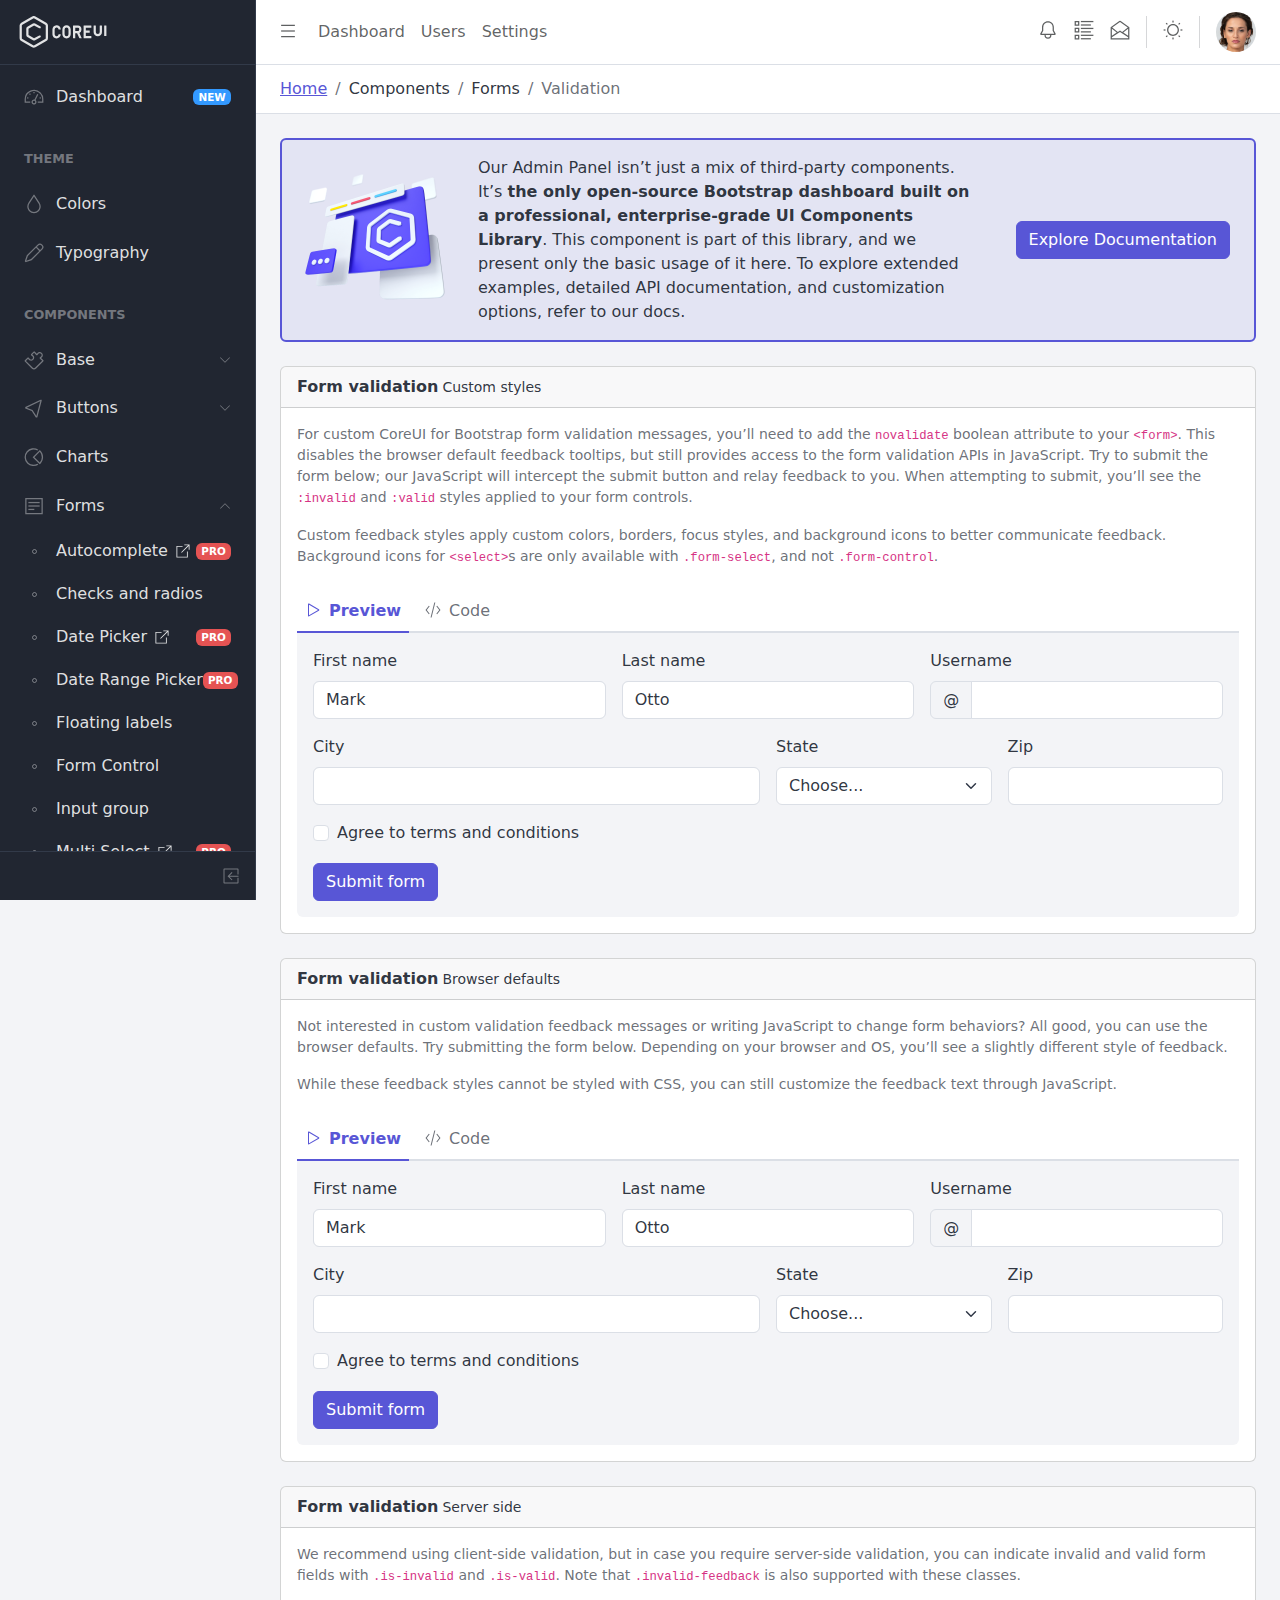
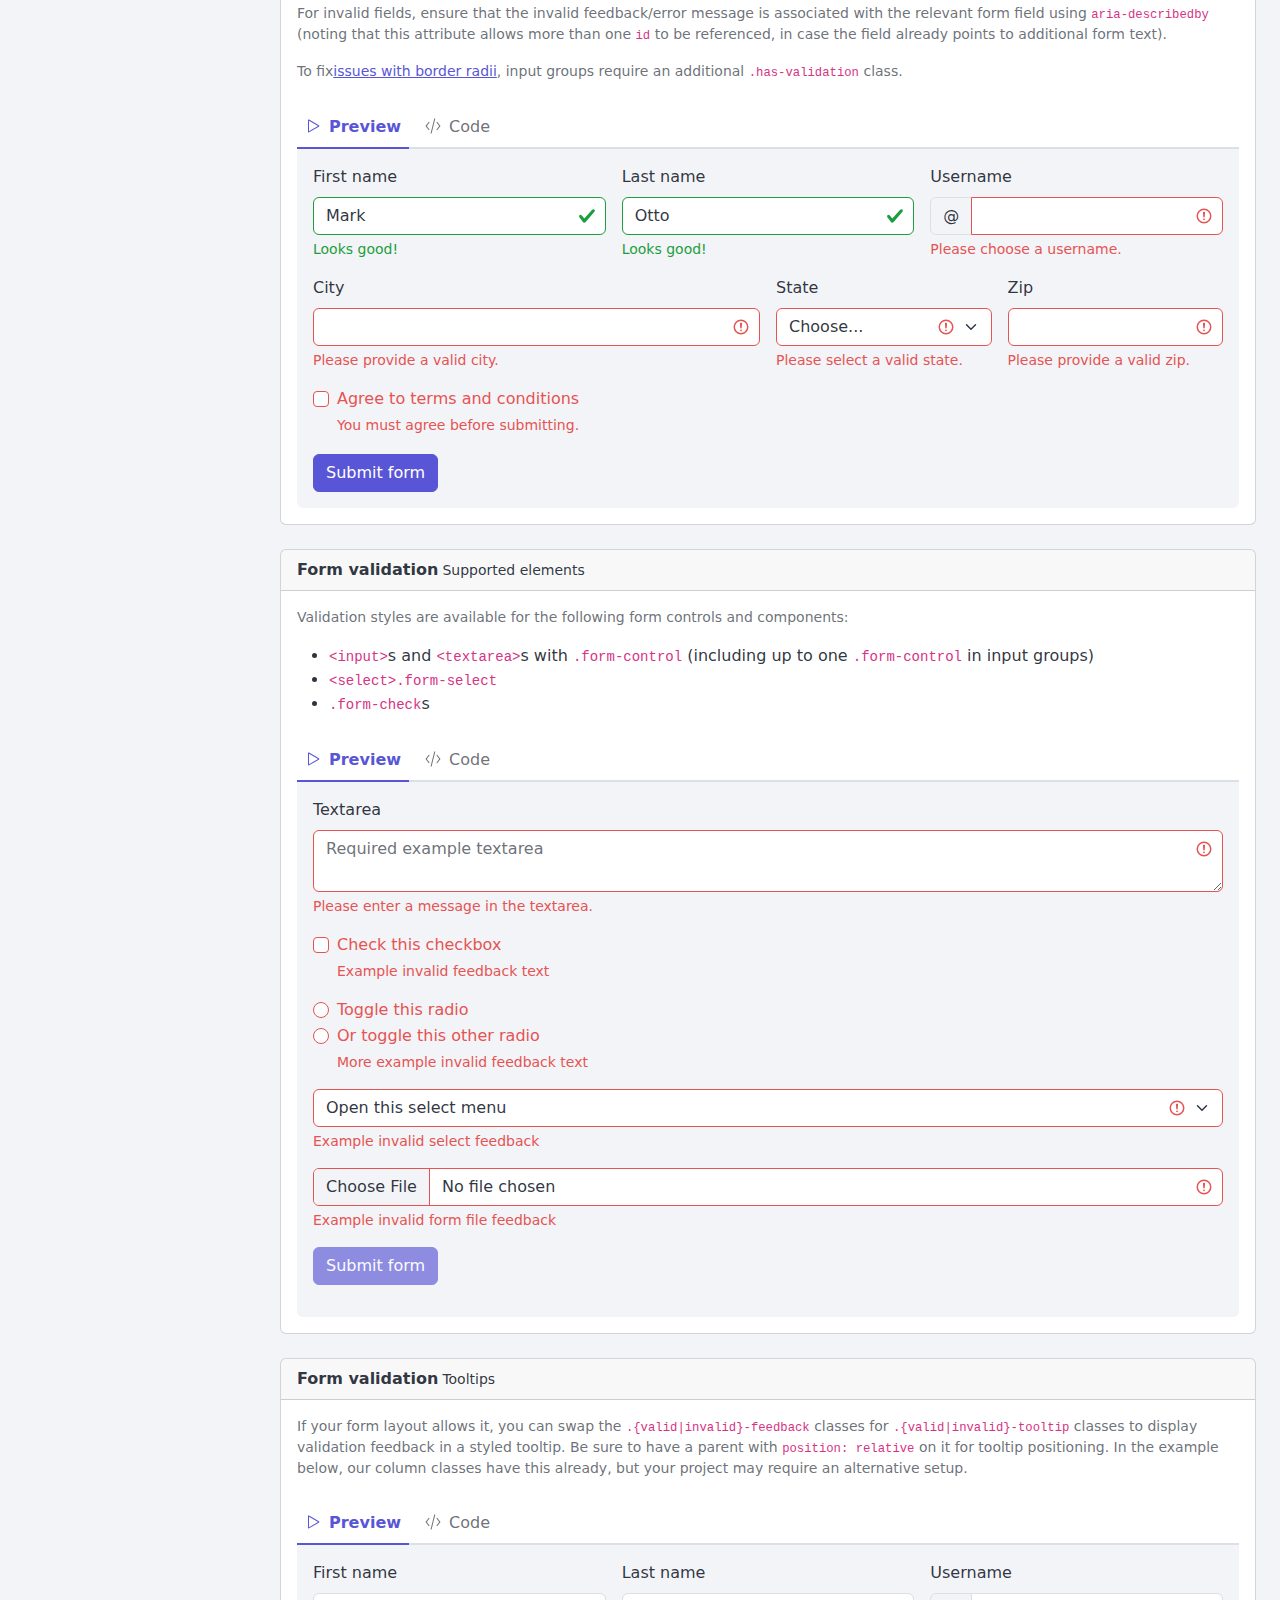
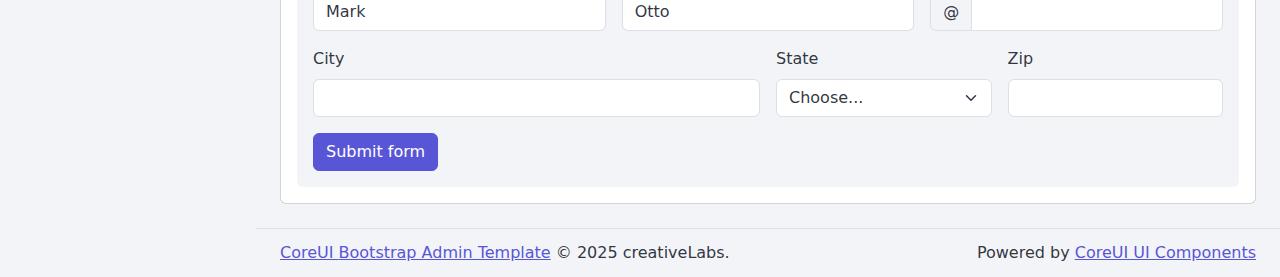
<file: src/main/resources/static/forms/validation.html>
<!DOCTYPE html><!--
* CoreUI - Free Bootstrap Admin Template
* @version v5.3.0
* @link https://coreui.io/product/free-bootstrap-admin-template/
* Copyright (c) 2025 creativeLabs Łukasz Holeczek
* Licensed under MIT (https://github.com/coreui/coreui-free-bootstrap-admin-template/blob/main/LICENSE)
-->
<html lang="en">
  <head>
    <base href="./../">
    <meta charset="utf-8">
    <meta http-equiv="X-UA-Compatible" content="IE=edge">
    <meta name="viewport" content="width=device-width, initial-scale=1.0, shrink-to-fit=no">
    <meta name="description" content="CoreUI - Open Source Bootstrap Admin Template">
    <meta name="author" content="Łukasz Holeczek">
    <meta name="keyword" content="Bootstrap,Admin,Template,Open,Source,jQuery,CSS,HTML,RWD,Dashboard">
    <title>CoreUI Free Bootstrap Admin Template</title>
    <link rel="apple-touch-icon" sizes="57x57" href="assets/favicon/apple-icon-57x57.png">
    <link rel="apple-touch-icon" sizes="60x60" href="assets/favicon/apple-icon-60x60.png">
    <link rel="apple-touch-icon" sizes="72x72" href="assets/favicon/apple-icon-72x72.png">
    <link rel="apple-touch-icon" sizes="76x76" href="assets/favicon/apple-icon-76x76.png">
    <link rel="apple-touch-icon" sizes="114x114" href="assets/favicon/apple-icon-114x114.png">
    <link rel="apple-touch-icon" sizes="120x120" href="assets/favicon/apple-icon-120x120.png">
    <link rel="apple-touch-icon" sizes="144x144" href="assets/favicon/apple-icon-144x144.png">
    <link rel="apple-touch-icon" sizes="152x152" href="assets/favicon/apple-icon-152x152.png">
    <link rel="apple-touch-icon" sizes="180x180" href="assets/favicon/apple-icon-180x180.png">
    <link rel="icon" type="image/png" sizes="192x192" href="assets/favicon/android-icon-192x192.png">
    <link rel="icon" type="image/png" sizes="32x32" href="assets/favicon/favicon-32x32.png">
    <link rel="icon" type="image/png" sizes="96x96" href="assets/favicon/favicon-96x96.png">
    <link rel="icon" type="image/png" sizes="16x16" href="assets/favicon/favicon-16x16.png">
    <link rel="manifest" href="assets/favicon/manifest.json">
    <meta name="msapplication-TileColor" content="#ffffff">
    <meta name="msapplication-TileImage" content="assets/favicon/ms-icon-144x144.png">
    <meta name="theme-color" content="#ffffff">
    <!-- Vendors styles-->
    <link rel="stylesheet" href="vendors/simplebar/css/simplebar.css">
    <link rel="stylesheet" href="css/vendors/simplebar.css">
    <!-- Main styles for this application-->
    <link href="css/style.css" rel="stylesheet">
    <!-- We use those styles to show code examples, you should remove them in your application.-->
    <link href="css/examples.css" rel="stylesheet">
    <script src="js/config.js"></script>
    <script src="js/color-modes.js"></script>
    <link rel="canonical" href="https://coreui.io/bootstrap/docs/forms/validation/">
  </head>
  <body>
    <div class="sidebar sidebar-dark sidebar-fixed border-end" id="sidebar">
      <div class="sidebar-header border-bottom">
        <div class="sidebar-brand">
          <svg class="sidebar-brand-full" width="88" height="32" alt="CoreUI Logo">
            <use xlink:href="assets/brand/coreui.svg#full"></use>
          </svg>
          <svg class="sidebar-brand-narrow" width="32" height="32" alt="CoreUI Logo">
            <use xlink:href="assets/brand/coreui.svg#signet"></use>
          </svg>
        </div>
        <button class="btn-close d-lg-none" type="button" data-coreui-theme="dark" aria-label="Close" onclick="coreui.Sidebar.getInstance(document.querySelector(&quot;#sidebar&quot;)).toggle()"></button>
      </div>
      <ul class="sidebar-nav" data-coreui="navigation" data-simplebar="">
        <li class="nav-item"><a class="nav-link" href="index.html">
            <svg class="nav-icon">
              <use xlink:href="vendors/@coreui/icons/svg/free.svg#cil-speedometer"></use>
            </svg> Dashboard<span class="badge badge-sm bg-info ms-auto">NEW</span></a></li>
        <li class="nav-title">Theme</li>
        <li class="nav-item"><a class="nav-link" href="colors.html">
            <svg class="nav-icon">
              <use xlink:href="vendors/@coreui/icons/svg/free.svg#cil-drop"></use>
            </svg> Colors</a></li>
        <li class="nav-item"><a class="nav-link" href="typography.html">
            <svg class="nav-icon">
              <use xlink:href="vendors/@coreui/icons/svg/free.svg#cil-pencil"></use>
            </svg> Typography</a></li>
        <li class="nav-title">Components</li>
        <li class="nav-group"><a class="nav-link nav-group-toggle" href="#">
            <svg class="nav-icon">
              <use xlink:href="vendors/@coreui/icons/svg/free.svg#cil-puzzle"></use>
            </svg> Base</a>
          <ul class="nav-group-items compact">
            <li class="nav-item"><a class="nav-link" href="base/accordion.html"><span class="nav-icon"><span class="nav-icon-bullet"></span></span> Accordion</a></li>
            <li class="nav-item"><a class="nav-link" href="base/breadcrumb.html"><span class="nav-icon"><span class="nav-icon-bullet"></span></span> Breadcrumb</a></li>
            <li class="nav-item"><a class="nav-link" href="https://coreui.io/bootstrap/docs/components/calendar/" target="_blank"><span class="nav-icon"><span class="nav-icon-bullet"></span></span> Calendar
                <svg class="icon icon-sm ms-2">
                  <use xlink:href="vendors/@coreui/icons/svg/free.svg#cil-external-link"></use>
                </svg><span class="badge badge-sm bg-danger ms-auto">PRO</span></a></li>
            <li class="nav-item"><a class="nav-link" href="base/cards.html"><span class="nav-icon"><span class="nav-icon-bullet"></span></span> Cards</a></li>
            <li class="nav-item"><a class="nav-link" href="base/carousel.html"><span class="nav-icon"><span class="nav-icon-bullet"></span></span> Carousel</a></li>
            <li class="nav-item"><a class="nav-link" href="base/collapse.html"><span class="nav-icon"><span class="nav-icon-bullet"></span></span> Collapse</a></li>
            <li class="nav-item"><a class="nav-link" href="base/list-group.html"><span class="nav-icon"><span class="nav-icon-bullet"></span></span> List group</a></li>
            <li class="nav-item"><a class="nav-link" href="base/navs-tabs.html"><span class="nav-icon"><span class="nav-icon-bullet"></span></span> Navs &amp; Tabs</a></li>
            <li class="nav-item"><a class="nav-link" href="base/pagination.html"><span class="nav-icon"><span class="nav-icon-bullet"></span></span> Pagination</a></li>
            <li class="nav-item"><a class="nav-link" href="base/placeholders.html"><span class="nav-icon"><span class="nav-icon-bullet"></span></span> Placeholders</a></li>
            <li class="nav-item"><a class="nav-link" href="base/popovers.html"><span class="nav-icon"><span class="nav-icon-bullet"></span></span> Popovers</a></li>
            <li class="nav-item"><a class="nav-link" href="base/progress.html"><span class="nav-icon"><span class="nav-icon-bullet"></span></span> Progress</a></li>
            <li class="nav-item"><a class="nav-link" href="base/spinners.html"><span class="nav-icon"><span class="nav-icon-bullet"></span></span> Spinners</a></li>
            <li class="nav-item"><a class="nav-link" href="base/tables.html"><span class="nav-icon"><span class="nav-icon-bullet"></span></span> Tables</a></li>
            <li class="nav-item"><a class="nav-link" href="base/tooltips.html"><span class="nav-icon"><span class="nav-icon-bullet"></span></span> Tooltips</a></li>
          </ul>
        </li>
        <li class="nav-group"><a class="nav-link nav-group-toggle" href="#">
            <svg class="nav-icon">
              <use xlink:href="vendors/@coreui/icons/svg/free.svg#cil-cursor"></use>
            </svg> Buttons</a>
          <ul class="nav-group-items compact">
            <li class="nav-item"><a class="nav-link" href="buttons/buttons.html"><span class="nav-icon"><span class="nav-icon-bullet"></span></span> Buttons</a></li>
            <li class="nav-item"><a class="nav-link" href="buttons/button-group.html"><span class="nav-icon"><span class="nav-icon-bullet"></span></span> Buttons Group</a></li>
            <li class="nav-item"><a class="nav-link" href="buttons/dropdowns.html"><span class="nav-icon"><span class="nav-icon-bullet"></span></span> Dropdowns</a></li>
            <li class="nav-item"><a class="nav-link" href="https://coreui.io/bootstrap/docs/components/loading-buttons/" target="_blank"><span class="nav-icon"><span class="nav-icon-bullet"></span></span> Loading Buttons
                <svg class="icon icon-sm ms-2">
                  <use xlink:href="vendors/@coreui/icons/svg/free.svg#cil-external-link"></use>
                </svg><span class="badge badge-sm bg-danger ms-auto">PRO</span></a></li>
          </ul>
        </li>
        <li class="nav-item"><a class="nav-link" href="charts.html">
            <svg class="nav-icon">
              <use xlink:href="vendors/@coreui/icons/svg/free.svg#cil-chart-pie"></use>
            </svg> Charts</a></li>
        <li class="nav-group"><a class="nav-link nav-group-toggle" href="#">
            <svg class="nav-icon">
              <use xlink:href="vendors/@coreui/icons/svg/free.svg#cil-notes"></use>
            </svg> Forms</a>
          <ul class="nav-group-items compact">
            <li class="nav-item"><a class="nav-link" href="https://coreui.io/bootstrap/docs/forms/autocomplete/" target="_blank"><span class="nav-icon"><span class="nav-icon-bullet"></span></span> Autocomplete
                <svg class="icon icon-sm ms-2">
                  <use xlink:href="vendors/@coreui/icons/svg/free.svg#cil-external-link"></use>
                </svg><span class="badge badge-sm bg-danger ms-auto">PRO</span></a></li>
            <li class="nav-item"><a class="nav-link" href="forms/checks-radios.html"><span class="nav-icon"><span class="nav-icon-bullet"></span></span> Checks and radios</a></li>
            <li class="nav-item"><a class="nav-link" href="https://coreui.io/bootstrap/docs/forms/date-picker/" target="_blank"><span class="nav-icon"><span class="nav-icon-bullet"></span></span> Date Picker
                <svg class="icon icon-sm ms-2">
                  <use xlink:href="vendors/@coreui/icons/svg/free.svg#cil-external-link"></use>
                </svg><span class="badge badge-sm bg-danger ms-auto">PRO</span></a></li>
            <li class="nav-item"><a class="nav-link" href="https://coreui.io/bootstrap/docs/forms/date-range-picker/" target="_blank"><span class="nav-icon"><span class="nav-icon-bullet"></span></span> Date Range Picker<span class="badge badge-sm bg-danger ms-auto">PRO</span></a></li>
            <li class="nav-item"><a class="nav-link" href="forms/floating-labels.html"><span class="nav-icon"><span class="nav-icon-bullet"></span></span> Floating labels</a></li>
            <li class="nav-item"><a class="nav-link" href="forms/form-control.html"><span class="nav-icon"><span class="nav-icon-bullet"></span></span> Form Control</a></li>
            <li class="nav-item"><a class="nav-link" href="forms/input-group.html"><span class="nav-icon"><span class="nav-icon-bullet"></span></span> Input group</a></li>
            <li class="nav-item"><a class="nav-link" href="https://coreui.io/bootstrap/docs/forms/multi-select/" target="_blank"><span class="nav-icon"><span class="nav-icon-bullet"></span></span> Multi Select
                <svg class="icon icon-sm ms-2">
                  <use xlink:href="vendors/@coreui/icons/svg/free.svg#cil-external-link"></use>
                </svg><span class="badge badge-sm bg-danger ms-auto">PRO</span></a></li>
            <li class="nav-item"><a class="nav-link" href="forms/range.html"><span class="nav-icon"><span class="nav-icon-bullet"></span></span> Range</a></li>
            <li class="nav-item"><a class="nav-link" href="https://coreui.io/bootstrap/docs/forms/range-slider/" target="_blank"><span class="nav-icon"><span class="nav-icon-bullet"></span></span> Range Slider
                <svg class="icon icon-sm ms-2">
                  <use xlink:href="vendors/@coreui/icons/svg/free.svg#cil-external-link"></use>
                </svg><span class="badge badge-sm bg-danger ms-auto">PRO</span></a></li>
            <li class="nav-item"><a class="nav-link" href="https://coreui.io/bootstrap/docs/forms/rating/" target="_blank"><span class="nav-icon"><span class="nav-icon-bullet"></span></span> Rating
                <svg class="icon icon-sm ms-2">
                  <use xlink:href="vendors/@coreui/icons/svg/free.svg#cil-external-link"></use>
                </svg><span class="badge badge-sm bg-danger ms-auto">PRO</span></a></li>
            <li class="nav-item"><a class="nav-link" href="forms/select.html"><span class="nav-icon"><span class="nav-icon-bullet"></span></span> Select</a></li>
            <li class="nav-item"><a class="nav-link" href="https://coreui.io/bootstrap/docs/forms/time-picker/" target="_blank"><span class="nav-icon"><span class="nav-icon-bullet"></span></span> Time Picker
                <svg class="icon icon-sm ms-2">
                  <use xlink:href="vendors/@coreui/icons/svg/free.svg#cil-external-link"></use>
                </svg><span class="badge badge-sm bg-danger ms-auto">PRO</span></a></li>
            <li class="nav-item"><a class="nav-link" href="forms/layout.html"><span class="nav-icon"><span class="nav-icon-bullet"></span></span> Layout</a></li>
            <li class="nav-item"><a class="nav-link" href="forms/validation.html"><span class="nav-icon"><span class="nav-icon-bullet"></span></span> Validation</a></li>
          </ul>
        </li>
        <li class="nav-group"><a class="nav-link nav-group-toggle" href="#">
            <svg class="nav-icon">
              <use xlink:href="vendors/@coreui/icons/svg/free.svg#cil-star"></use>
            </svg> Icons</a>
          <ul class="nav-group-items compact">
            <li class="nav-item"><a class="nav-link" href="icons/coreui-icons-free.html"><span class="nav-icon"><span class="nav-icon-bullet"></span></span> CoreUI Icons<span class="badge badge-sm bg-success ms-auto">Free</span></a></li>
            <li class="nav-item"><a class="nav-link" href="icons/coreui-icons-brand.html"><span class="nav-icon"><span class="nav-icon-bullet"></span></span> CoreUI Icons - Brand</a></li>
            <li class="nav-item"><a class="nav-link" href="icons/coreui-icons-flag.html"><span class="nav-icon"><span class="nav-icon-bullet"></span></span> CoreUI Icons - Flag</a></li>
          </ul>
        </li>
        <li class="nav-group"><a class="nav-link nav-group-toggle" href="#">
            <svg class="nav-icon">
              <use xlink:href="vendors/@coreui/icons/svg/free.svg#cil-bell"></use>
            </svg> Notifications</a>
          <ul class="nav-group-items compact">
            <li class="nav-item"><a class="nav-link" href="notifications/alerts.html"><span class="nav-icon"><span class="nav-icon-bullet"></span></span> Alerts</a></li>
            <li class="nav-item"><a class="nav-link" href="notifications/badge.html"><span class="nav-icon"><span class="nav-icon-bullet"></span></span> Badge</a></li>
            <li class="nav-item"><a class="nav-link" href="notifications/modals.html"><span class="nav-icon"><span class="nav-icon-bullet"></span></span> Modals</a></li>
            <li class="nav-item"><a class="nav-link" href="notifications/toasts.html"><span class="nav-icon"><span class="nav-icon-bullet"></span></span> Toasts</a></li>
          </ul>
        </li>
        <li class="nav-item"><a class="nav-link" href="widgets.html">
            <svg class="nav-icon">
              <use xlink:href="vendors/@coreui/icons/svg/free.svg#cil-calculator"></use>
            </svg> Widgets<span class="badge badge-sm bg-info ms-auto">NEW</span></a></li>
        <li class="nav-divider"></li>
        <li class="nav-title">Extras</li>
        <li class="nav-group"><a class="nav-link nav-group-toggle" href="#">
            <svg class="nav-icon">
              <use xlink:href="vendors/@coreui/icons/svg/free.svg#cil-star"></use>
            </svg> Pages</a>
          <ul class="nav-group-items compact">
            <li class="nav-item"><a class="nav-link" href="login.html" target="_top">
                <svg class="nav-icon">
                  <use xlink:href="vendors/@coreui/icons/svg/free.svg#cil-account-logout"></use>
                </svg> Login</a></li>
            <li class="nav-item"><a class="nav-link" href="register.html" target="_top">
                <svg class="nav-icon">
                  <use xlink:href="vendors/@coreui/icons/svg/free.svg#cil-account-logout"></use>
                </svg> Register</a></li>
            <li class="nav-item"><a class="nav-link" href="404.html" target="_top">
                <svg class="nav-icon">
                  <use xlink:href="vendors/@coreui/icons/svg/free.svg#cil-bug"></use>
                </svg> Error 404</a></li>
            <li class="nav-item"><a class="nav-link" href="500.html" target="_top">
                <svg class="nav-icon">
                  <use xlink:href="vendors/@coreui/icons/svg/free.svg#cil-bug"></use>
                </svg> Error 500</a></li>
          </ul>
        </li>
        <li class="nav-item mt-auto"><a class="nav-link" href="https://coreui.io/bootstrap/docs/templates/installation/" target="_blank">
            <svg class="nav-icon">
              <use xlink:href="vendors/@coreui/icons/svg/free.svg#cil-description"></use>
            </svg> Docs</a></li>
        <li class="nav-item"><a class="nav-link text-primary fw-semibold" href="https://coreui.io/product/bootstrap-dashboard-template/" target="_top">
            <svg class="nav-icon text-primary">
              <use xlink:href="vendors/@coreui/icons/svg/free.svg#cil-layers"></use>
            </svg> Try CoreUI PRO</a></li>
      </ul>
      <div class="sidebar-footer border-top d-none d-md-flex">
        <button class="sidebar-toggler" type="button" data-coreui-toggle="unfoldable"></button>
      </div>
    </div>
    <div class="wrapper d-flex flex-column min-vh-100">
      <header class="header header-sticky p-0 mb-4">
        <div class="container-fluid border-bottom px-4">
          <button class="header-toggler" type="button" onclick="coreui.Sidebar.getInstance(document.querySelector('#sidebar')).toggle()" style="margin-inline-start: -14px;">
            <svg class="icon icon-lg">
              <use xlink:href="vendors/@coreui/icons/svg/free.svg#cil-menu"></use>
            </svg>
          </button>
          <ul class="header-nav d-none d-lg-flex">
            <li class="nav-item"><a class="nav-link" href="#">Dashboard</a></li>
            <li class="nav-item"><a class="nav-link" href="#">Users</a></li>
            <li class="nav-item"><a class="nav-link" href="#">Settings</a></li>
          </ul>
          <ul class="header-nav ms-auto">
            <li class="nav-item"><a class="nav-link" href="#">
                <svg class="icon icon-lg">
                  <use xlink:href="vendors/@coreui/icons/svg/free.svg#cil-bell"></use>
                </svg></a></li>
            <li class="nav-item"><a class="nav-link" href="#">
                <svg class="icon icon-lg">
                  <use xlink:href="vendors/@coreui/icons/svg/free.svg#cil-list-rich"></use>
                </svg></a></li>
            <li class="nav-item"><a class="nav-link" href="#">
                <svg class="icon icon-lg">
                  <use xlink:href="vendors/@coreui/icons/svg/free.svg#cil-envelope-open"></use>
                </svg></a></li>
          </ul>
          <ul class="header-nav">
            <li class="nav-item py-1">
              <div class="vr h-100 mx-2 text-body text-opacity-75"></div>
            </li>
            <li class="nav-item dropdown">
              <button class="btn btn-link nav-link py-2 px-2 d-flex align-items-center" type="button" aria-expanded="false" data-coreui-toggle="dropdown">
                <svg class="icon icon-lg theme-icon-active">
                  <use xlink:href="vendors/@coreui/icons/svg/free.svg#cil-contrast"></use>
                </svg>
              </button>
              <ul class="dropdown-menu dropdown-menu-end" style="--cui-dropdown-min-width: 8rem;">
                <li>
                  <button class="dropdown-item d-flex align-items-center" type="button" data-coreui-theme-value="light">
                    <svg class="icon icon-lg me-3">
                      <use xlink:href="vendors/@coreui/icons/svg/free.svg#cil-sun"></use>
                    </svg>Light
                  </button>
                </li>
                <li>
                  <button class="dropdown-item d-flex align-items-center" type="button" data-coreui-theme-value="dark">
                    <svg class="icon icon-lg me-3">
                      <use xlink:href="vendors/@coreui/icons/svg/free.svg#cil-moon"></use>
                    </svg>Dark
                  </button>
                </li>
                <li>
                  <button class="dropdown-item d-flex align-items-center active" type="button" data-coreui-theme-value="auto">
                    <svg class="icon icon-lg me-3">
                      <use xlink:href="vendors/@coreui/icons/svg/free.svg#cil-contrast"></use>
                    </svg>Auto
                  </button>
                </li>
              </ul>
            </li>
            <li class="nav-item py-1">
              <div class="vr h-100 mx-2 text-body text-opacity-75"></div>
            </li>
            <li class="nav-item dropdown"><a class="nav-link py-0 pe-0" data-coreui-toggle="dropdown" href="#" role="button" aria-haspopup="true" aria-expanded="false">
                <div class="avatar avatar-md"><img class="avatar-img" src="assets/img/avatars/8.jpg" alt="user@email.com"></div>
              </a>
              <div class="dropdown-menu dropdown-menu-end pt-0">
                <div class="dropdown-header bg-body-tertiary text-body-secondary fw-semibold rounded-top mb-2">Account</div><a class="dropdown-item" href="#">
                  <svg class="icon me-2">
                    <use xlink:href="vendors/@coreui/icons/svg/free.svg#cil-bell"></use>
                  </svg> Updates<span class="badge badge-sm bg-info ms-2">42</span></a><a class="dropdown-item" href="#">
                  <svg class="icon me-2">
                    <use xlink:href="vendors/@coreui/icons/svg/free.svg#cil-envelope-open"></use>
                  </svg> Messages<span class="badge badge-sm bg-success ms-2">42</span></a><a class="dropdown-item" href="#">
                  <svg class="icon me-2">
                    <use xlink:href="vendors/@coreui/icons/svg/free.svg#cil-task"></use>
                  </svg> Tasks<span class="badge badge-sm bg-danger ms-2">42</span></a><a class="dropdown-item" href="#">
                  <svg class="icon me-2">
                    <use xlink:href="vendors/@coreui/icons/svg/free.svg#cil-comment-square"></use>
                  </svg> Comments<span class="badge badge-sm bg-warning ms-2">42</span></a>
                <div class="dropdown-header bg-body-tertiary text-body-secondary fw-semibold my-2">
                  <div class="fw-semibold">Settings</div>
                </div><a class="dropdown-item" href="#">
                  <svg class="icon me-2">
                    <use xlink:href="vendors/@coreui/icons/svg/free.svg#cil-user"></use>
                  </svg> Profile</a><a class="dropdown-item" href="#">
                  <svg class="icon me-2">
                    <use xlink:href="vendors/@coreui/icons/svg/free.svg#cil-settings"></use>
                  </svg> Settings</a><a class="dropdown-item" href="#">
                  <svg class="icon me-2">
                    <use xlink:href="vendors/@coreui/icons/svg/free.svg#cil-credit-card"></use>
                  </svg> Payments<span class="badge badge-sm bg-secondary ms-2">42</span></a><a class="dropdown-item" href="#">
                  <svg class="icon me-2">
                    <use xlink:href="vendors/@coreui/icons/svg/free.svg#cil-file"></use>
                  </svg> Projects<span class="badge badge-sm bg-primary ms-2">42</span></a>
                <div class="dropdown-divider"></div><a class="dropdown-item" href="#">
                  <svg class="icon me-2">
                    <use xlink:href="vendors/@coreui/icons/svg/free.svg#cil-lock-locked"></use>
                  </svg> Lock Account</a><a class="dropdown-item" href="#">
                  <svg class="icon me-2">
                    <use xlink:href="vendors/@coreui/icons/svg/free.svg#cil-account-logout"></use>
                  </svg> Logout</a>
              </div>
            </li>
          </ul>
        </div>
        <div class="container-fluid px-4">
          <nav aria-label="breadcrumb">
            <ol class="breadcrumb my-0">
              <li class="breadcrumb-item"><a href="#">Home</a>
              </li>
              <li class="breadcrumb-item"><span>Components</span>
              </li>
              <li class="breadcrumb-item"><span>Forms</span>
              </li>
              <li class="breadcrumb-item active"><span>Validation</span>
              </li>
            </ol>
          </nav>
        </div>
      </header>
      <div class="body flex-grow-1">
        <div class="container-lg px-4">
          <div class="bg-primary bg-opacity-10 border border-2 border-primary rounded mb-4">
            <div class="row d-flex align-items-center p-3 px-xl-4 flex-xl-nowrap">
              <div class="col-xl-auto col-12 d-none d-xl-block p-0"><img class="img-fluid" src="assets/img/components.webp" width="160px" height="160px" alt="CoreUI PRO hexagon"></div>
              <div class="col-md col-12 px-lg-4">
                Our Admin Panel isn’t just a mix of third-party components. It’s <strong>the only open-source Bootstrap dashboard built on a professional, enterprise-grade UI Components Library</strong>.
                This component is part of this library, and we present only the basic usage of it here. To explore extended examples, detailed API documentation, and customization options, refer to our docs.
              </div>
              <div class="col-md-auto col-12 mt-3 mt-lg-0"><a class="btn btn-primary text-nowrap text-white" href="https://coreui.io/bootstrap/docs/forms/validation/" target="_blank" rel="noopener noreferrer">Explore Documentation</a></div>
            </div>
          </div>
          <div class="row">
            <div class="col-12">
              <div class="card mb-4">
                <div class="card-header"><strong>Form validation</strong><span class="small ms-1">Custom styles</span></div>
                <div class="card-body">
                  <p class="text-body-secondary small">For custom CoreUI for Bootstrap form validation messages, you’ll need to add the <code>novalidate</code> boolean attribute to your <code>&lt;form&gt;</code>. This disables the browser default feedback tooltips, but still provides access to the form validation APIs in JavaScript. Try to submit the form below; our JavaScript will intercept the submit button and relay feedback to you. When attempting to submit, you’ll see the <code>:invalid</code> and <code>:valid</code> styles applied to your form controls.</p>
                  <p class="text-body-secondary small">Custom feedback styles apply custom colors, borders, focus styles, and background icons to better communicate feedback. Background icons for <code>&lt;select&gt;</code>s are only available with <code>.form-select</code>, and not <code>.form-control</code>.</p>
                  <div class="example">
                    <ul class="nav nav-underline-border" role="tablist">
                      <li class="nav-item"><a class="nav-link active" data-coreui-toggle="tab" href="#preview-1000" role="tab">
                          <svg class="icon me-2">
                            <use xlink:href="vendors/@coreui/icons/svg/free.svg#cil-media-play"></use>
                          </svg>Preview</a></li>
                      <li class="nav-item"><a class="nav-link" href="https://coreui.io/bootstrap/docs/forms/validation/#custom-styles" target="_blank">
                          <svg class="icon me-2">
                            <use xlink:href="vendors/@coreui/icons/svg/free.svg#cil-code"></use>
                          </svg>Code</a></li>
                    </ul>
                    <div class="tab-content rounded-bottom">
                      <div class="tab-pane p-3 active preview" role="tabpanel" id="preview-1000">
                        <form class="row g-3 needs-validation" novalidate="">
                          <div class="col-md-4">
                            <label class="form-label" for="validationCustom01">First name</label>
                            <input class="form-control" id="validationCustom01" type="text" value="Mark" required="">
                            <div class="valid-feedback">Looks good!</div>
                          </div>
                          <div class="col-md-4">
                            <label class="form-label" for="validationCustom02">Last name</label>
                            <input class="form-control" id="validationCustom02" type="text" value="Otto" required="">
                            <div class="valid-feedback">Looks good!</div>
                          </div>
                          <div class="col-md-4">
                            <label class="form-label" for="validationCustomUsername">Username</label>
                            <div class="input-group has-validation"><span class="input-group-text" id="inputGroupPrepend">@</span>
                              <input class="form-control" id="validationCustomUsername" type="text" aria-describedby="inputGroupPrepend" required="">
                              <div class="invalid-feedback">Please choose a username.</div>
                            </div>
                          </div>
                          <div class="col-md-6">
                            <label class="form-label" for="validationCustom03">City</label>
                            <input class="form-control" id="validationCustom03" type="text" required="">
                            <div class="invalid-feedback">Please provide a valid city.</div>
                          </div>
                          <div class="col-md-3">
                            <label class="form-label" for="validationCustom04">State</label>
                            <select class="form-select" id="validationCustom04" required="">
                              <option selected="" disabled="" value="">Choose...</option>
                              <option>...</option>
                            </select>
                            <div class="invalid-feedback">Please select a valid state.</div>
                          </div>
                          <div class="col-md-3">
                            <label class="form-label" for="validationCustom05">Zip</label>
                            <input class="form-control" id="validationCustom05" type="text" required="">
                            <div class="invalid-feedback">Please provide a valid zip.</div>
                          </div>
                          <div class="col-12">
                            <div class="form-check">
                              <input class="form-check-input" id="invalidCheck" type="checkbox" required="">
                              <label class="form-check-label" for="invalidCheck">Agree to terms and conditions</label>
                              <div class="invalid-feedback">You must agree before submitting.</div>
                            </div>
                          </div>
                          <div class="col-12">
                            <button class="btn btn-primary" type="submit">Submit form</button>
                          </div>
                        </form>
                      </div>
                    </div>
                  </div>
                </div>
              </div>
            </div>
            <div class="col-12">
              <div class="card mb-4">
                <div class="card-header"><strong>Form validation</strong><span class="small ms-1">Browser defaults</span></div>
                <div class="card-body">
                  <p class="text-body-secondary small">Not interested in custom validation feedback messages or writing JavaScript to change form behaviors? All good, you can use the browser defaults. Try submitting the form below. Depending on your browser and OS, you’ll see a slightly different style of feedback.</p>
                  <p class="text-body-secondary small">While these feedback styles cannot be styled with CSS, you can still customize the feedback text through JavaScript.</p>
                  <div class="example">
                    <ul class="nav nav-underline-border" role="tablist">
                      <li class="nav-item"><a class="nav-link active" data-coreui-toggle="tab" href="#preview-1001" role="tab">
                          <svg class="icon me-2">
                            <use xlink:href="vendors/@coreui/icons/svg/free.svg#cil-media-play"></use>
                          </svg>Preview</a></li>
                      <li class="nav-item"><a class="nav-link" href="https://coreui.io/bootstrap/docs/forms/validation/#browser-defaults" target="_blank">
                          <svg class="icon me-2">
                            <use xlink:href="vendors/@coreui/icons/svg/free.svg#cil-code"></use>
                          </svg>Code</a></li>
                    </ul>
                    <div class="tab-content rounded-bottom">
                      <div class="tab-pane p-3 active preview" role="tabpanel" id="preview-1001">
                        <form class="row g-3">
                          <div class="col-md-4">
                            <label class="form-label" for="validationDefault01">First name</label>
                            <input class="form-control" id="validationDefault01" type="text" value="Mark" required="">
                          </div>
                          <div class="col-md-4">
                            <label class="form-label" for="validationDefault02">Last name</label>
                            <input class="form-control" id="validationDefault02" type="text" value="Otto" required="">
                          </div>
                          <div class="col-md-4">
                            <label class="form-label" for="validationDefaultUsername">Username</label>
                            <div class="input-group"><span class="input-group-text" id="inputGroupPrepend2">@</span>
                              <input class="form-control" id="validationDefaultUsername" type="text" aria-describedby="inputGroupPrepend2" required="">
                            </div>
                          </div>
                          <div class="col-md-6">
                            <label class="form-label" for="validationDefault03">City</label>
                            <input class="form-control" id="validationDefault03" type="text" required="">
                          </div>
                          <div class="col-md-3">
                            <label class="form-label" for="validationDefault04">State</label>
                            <select class="form-select" id="validationDefault04" required="">
                              <option selected="" disabled="" value="">Choose...</option>
                              <option>...</option>
                            </select>
                          </div>
                          <div class="col-md-3">
                            <label class="form-label" for="validationDefault05">Zip</label>
                            <input class="form-control" id="validationDefault05" type="text" required="">
                          </div>
                          <div class="col-12">
                            <div class="form-check">
                              <input class="form-check-input" id="invalidCheck2" type="checkbox" required="">
                              <label class="form-check-label" for="invalidCheck2">Agree to terms and conditions</label>
                            </div>
                          </div>
                          <div class="col-12">
                            <button class="btn btn-primary" type="submit">Submit form</button>
                          </div>
                        </form>
                      </div>
                    </div>
                  </div>
                </div>
              </div>
            </div>
            <div class="col-12">
              <div class="card mb-4">
                <div class="card-header"><strong>Form validation</strong><span class="small ms-1">Server side</span></div>
                <div class="card-body">
                  <p class="text-body-secondary small">We recommend using client-side validation, but in case you require server-side validation, you can indicate invalid and valid form fields with <code>.is-invalid</code> and <code>.is-valid</code>. Note that <code>.invalid-feedback</code> is also supported with these classes.</p>
                  <p class="text-body-secondary small">For invalid fields, ensure that the invalid feedback/error message is associated with the relevant form field using <code>aria-describedby</code> (noting that this attribute allows more than one <code>id</code> to be referenced, in case the field already points to additional form text).</p>
                  <p class="text-body-secondary small">To fix<a href="https://github.com/twbs/bootstrap/issues/25110">issues with border radii</a>, input groups require an additional <code>.has-validation</code> class.</p>
                  <div class="example">
                    <ul class="nav nav-underline-border" role="tablist">
                      <li class="nav-item"><a class="nav-link active" data-coreui-toggle="tab" href="#preview-1002" role="tab">
                          <svg class="icon me-2">
                            <use xlink:href="vendors/@coreui/icons/svg/free.svg#cil-media-play"></use>
                          </svg>Preview</a></li>
                      <li class="nav-item"><a class="nav-link" href="https://coreui.io/bootstrap/docs/forms/validation/#server-side" target="_blank">
                          <svg class="icon me-2">
                            <use xlink:href="vendors/@coreui/icons/svg/free.svg#cil-code"></use>
                          </svg>Code</a></li>
                    </ul>
                    <div class="tab-content rounded-bottom">
                      <div class="tab-pane p-3 active preview" role="tabpanel" id="preview-1002">
                        <form class="row g-3">
                          <div class="col-md-4">
                            <label class="form-label" for="validationServer01">First name</label>
                            <input class="form-control is-valid" id="validationServer01" type="text" value="Mark" required="">
                            <div class="valid-feedback">Looks good!</div>
                          </div>
                          <div class="col-md-4">
                            <label class="form-label" for="validationServer02">Last name</label>
                            <input class="form-control is-valid" id="validationServer02" type="text" value="Otto" required="">
                            <div class="valid-feedback">Looks good!</div>
                          </div>
                          <div class="col-md-4">
                            <label class="form-label" for="validationServerUsername">Username</label>
                            <div class="input-group has-validation"><span class="input-group-text" id="inputGroupPrepend3">@</span>
                              <input class="form-control is-invalid" id="validationServerUsername" type="text" aria-describedby="inputGroupPrepend3 validationServerUsernameFeedback" required="">
                              <div class="invalid-feedback" id="validationServerUsernameFeedback">Please choose a username.</div>
                            </div>
                          </div>
                          <div class="col-md-6">
                            <label class="form-label" for="validationServer03">City</label>
                            <input class="form-control is-invalid" id="validationServer03" type="text" aria-describedby="validationServer03Feedback" required="">
                            <div class="invalid-feedback" id="validationServer03Feedback">Please provide a valid city.</div>
                          </div>
                          <div class="col-md-3">
                            <label class="form-label" for="validationServer04">State</label>
                            <select class="form-select is-invalid" id="validationServer04" aria-describedby="validationServer04Feedback" required="">
                              <option selected="" disabled="" value="">Choose...</option>
                              <option>...</option>
                            </select>
                            <div class="invalid-feedback" id="validationServer04Feedback">Please select a valid state.</div>
                          </div>
                          <div class="col-md-3">
                            <label class="form-label" for="validationServer05">Zip</label>
                            <input class="form-control is-invalid" id="validationServer05" type="text" aria-describedby="validationServer05Feedback" required="">
                            <div class="invalid-feedback" id="validationServer05Feedback">Please provide a valid zip.</div>
                          </div>
                          <div class="col-12">
                            <div class="form-check">
                              <input class="form-check-input is-invalid" id="invalidCheck3" type="checkbox" aria-describedby="invalidCheck3Feedback" required="">
                              <label class="form-check-label" for="invalidCheck3">Agree to terms and conditions</label>
                              <div class="invalid-feedback" id="invalidCheck3Feedback">
                                You must agree before submitting.

                              </div>
                            </div>
                          </div>
                          <div class="col-12">
                            <button class="btn btn-primary" type="submit">Submit form</button>
                          </div>
                        </form>
                      </div>
                    </div>
                  </div>
                </div>
              </div>
            </div>
            <div class="col-12">
              <div class="card mb-4">
                <div class="card-header"><strong>Form validation</strong><span class="small ms-1">Supported elements</span></div>
                <div class="card-body">
                  <p class="text-body-secondary small">Validation styles are available for the following form controls and components:</p>
                  <ul>
                    <li><code>&lt;input&gt;</code>s and <code>&lt;textarea&gt;</code>s with <code>.form-control</code> (including up to one <code>.form-control</code> in input groups)</li>
                    <li><code>&lt;select&gt;</code><code>.form-select</code></li>
                    <li><code>.form-check</code>s</li>
                  </ul>
                  <div class="example">
                    <ul class="nav nav-underline-border" role="tablist">
                      <li class="nav-item"><a class="nav-link active" data-coreui-toggle="tab" href="#preview-1003" role="tab">
                          <svg class="icon me-2">
                            <use xlink:href="vendors/@coreui/icons/svg/free.svg#cil-media-play"></use>
                          </svg>Preview</a></li>
                      <li class="nav-item"><a class="nav-link" href="https://coreui.io/bootstrap/docs/forms/validation/#supported-elements" target="_blank">
                          <svg class="icon me-2">
                            <use xlink:href="vendors/@coreui/icons/svg/free.svg#cil-code"></use>
                          </svg>Code</a></li>
                    </ul>
                    <div class="tab-content rounded-bottom">
                      <div class="tab-pane p-3 active preview" role="tabpanel" id="preview-1003">
                        <form class="was-validated">
                          <div class="mb-3">
                            <label class="form-label" for="validationTextarea">Textarea</label>
                            <textarea class="form-control is-invalid" id="validationTextarea" placeholder="Required example textarea" required=""></textarea>
                            <div class="invalid-feedback">Please enter a message in the textarea.</div>
                          </div>
                          <div class="form-check mb-3">
                            <input class="form-check-input" id="validationFormCheck1" type="checkbox" required="">
                            <label class="form-check-label" for="validationFormCheck1">Check this checkbox</label>
                            <div class="invalid-feedback">Example invalid feedback text</div>
                          </div>
                          <div class="form-check">
                            <input class="form-check-input" id="validationFormCheck2" type="radio" name="radio-stacked" required="">
                            <label class="form-check-label" for="validationFormCheck2">Toggle this radio</label>
                          </div>
                          <div class="form-check mb-3">
                            <input class="form-check-input" id="validationFormCheck3" type="radio" name="radio-stacked" required="">
                            <label class="form-check-label" for="validationFormCheck3">Or toggle this other radio</label>
                            <div class="invalid-feedback">More example invalid feedback text</div>
                          </div>
                          <div class="mb-3">
                            <select class="form-select" required="" aria-label="select example">
                              <option value="">Open this select menu</option>
                              <option value="1">One</option>
                              <option value="2">Two</option>
                              <option value="3">Three</option>
                            </select>
                            <div class="invalid-feedback">Example invalid select feedback</div>
                          </div>
                          <div class="mb-3">
                            <input class="form-control" type="file" aria-label="file example" required="">
                            <div class="invalid-feedback">Example invalid form file feedback</div>
                          </div>
                          <div class="mb-3">
                            <button class="btn btn-primary" type="submit" disabled="">Submit form</button>
                          </div>
                        </form>
                      </div>
                    </div>
                  </div>
                </div>
              </div>
            </div>
            <div class="col-12">
              <div class="card mb-4">
                <div class="card-header"><strong>Form validation</strong><span class="small ms-1">Tooltips</span></div>
                <div class="card-body">
                  <p class="text-body-secondary small">If your form layout allows it, you can swap the <code>.{valid|invalid}-feedback</code> classes for <code>.{valid|invalid}-tooltip</code> classes to display validation feedback in a styled tooltip. Be sure to have a parent with <code>position: relative</code> on it for tooltip positioning. In the example below, our column classes have this already, but your project may require an alternative setup.</p>
                  <div class="example">
                    <ul class="nav nav-underline-border" role="tablist">
                      <li class="nav-item"><a class="nav-link active" data-coreui-toggle="tab" href="#preview-1004" role="tab">
                          <svg class="icon me-2">
                            <use xlink:href="vendors/@coreui/icons/svg/free.svg#cil-media-play"></use>
                          </svg>Preview</a></li>
                      <li class="nav-item"><a class="nav-link" href="https://coreui.io/bootstrap/docs/forms/validation/#tooltips" target="_blank">
                          <svg class="icon me-2">
                            <use xlink:href="vendors/@coreui/icons/svg/free.svg#cil-code"></use>
                          </svg>Code</a></li>
                    </ul>
                    <div class="tab-content rounded-bottom">
                      <div class="tab-pane p-3 active preview" role="tabpanel" id="preview-1004">
                        <form class="row g-3 needs-validation" novalidate="">
                          <div class="col-md-4 position-relative">
                            <label class="form-label" for="validationTooltip01">First name</label>
                            <input class="form-control" id="validationTooltip01" type="text" value="Mark" required="">
                            <div class="valid-tooltip">Looks good!</div>
                          </div>
                          <div class="col-md-4 position-relative">
                            <label class="form-label" for="validationTooltip02">Last name</label>
                            <input class="form-control" id="validationTooltip02" type="text" value="Otto" required="">
                            <div class="valid-tooltip">Looks good!</div>
                          </div>
                          <div class="col-md-4 position-relative">
                            <label class="form-label" for="validationTooltipUsername">Username</label>
                            <div class="input-group has-validation"><span class="input-group-text" id="validationTooltipUsernamePrepend">@</span>
                              <input class="form-control" id="validationTooltipUsername" type="text" aria-describedby="validationTooltipUsernamePrepend" required="">
                              <div class="invalid-tooltip">Please choose a unique and valid username.</div>
                            </div>
                          </div>
                          <div class="col-md-6 position-relative">
                            <label class="form-label" for="validationTooltip03">City</label>
                            <input class="form-control" id="validationTooltip03" type="text" required="">
                            <div class="invalid-tooltip">Please provide a valid city.</div>
                          </div>
                          <div class="col-md-3 position-relative">
                            <label class="form-label" for="validationTooltip04">State</label>
                            <select class="form-select" id="validationTooltip04" required="">
                              <option selected="" disabled="" value="">Choose...</option>
                              <option>...</option>
                            </select>
                            <div class="invalid-tooltip">Please select a valid state.</div>
                          </div>
                          <div class="col-md-3 position-relative">
                            <label class="form-label" for="validationTooltip05">Zip</label>
                            <input class="form-control" id="validationTooltip05" type="text" required="">
                            <div class="invalid-tooltip">Please provide a valid zip.</div>
                          </div>
                          <div class="col-12">
                            <button class="btn btn-primary" type="submit">Submit form</button>
                          </div>
                        </form>
                      </div>
                    </div>
                  </div>
                </div>
              </div>
            </div>
          </div>
        </div>
      </div>
      <footer class="footer px-4">
        <div><a href="https://coreui.io">CoreUI </a><a href="https://coreui.io/product/free-bootstrap-admin-template/">Bootstrap Admin Template</a> © 2025 creativeLabs.</div>
        <div class="ms-auto">Powered by&nbsp;<a href="https://coreui.io/bootstrap/docs/">CoreUI UI Components</a></div>
      </footer>
    </div>
    <!-- CoreUI and necessary plugins-->
    <script src="vendors/@coreui/coreui/js/coreui.bundle.min.js"></script>
    <script src="vendors/simplebar/js/simplebar.min.js"></script>
    <script>
      const header = document.querySelector('header.header');

      document.addEventListener('scroll', () => {
        if (header) {
          header.classList.toggle('shadow-sm', document.documentElement.scrollTop > 0);
        }
      });
    </script>
    <script>
      // Example starter JavaScript for disabling form submissions if there are invalid fields
      (function() {
        'use strict'
        // Fetch all the forms we want to apply custom Bootstrap validation styles to
        var forms = document.querySelectorAll('.needs-validation')
        // Loop over them and prevent submission
        Array.prototype.slice.call(forms).forEach(function(form) {
          form.addEventListener('submit', function(event) {
            if (!form.checkValidity()) {
              event.preventDefault()
              event.stopPropagation()
            }
            form.classList.add('was-validated')
          }, false)
        })
      })()
    </script>

  </body>
</html>
</file>
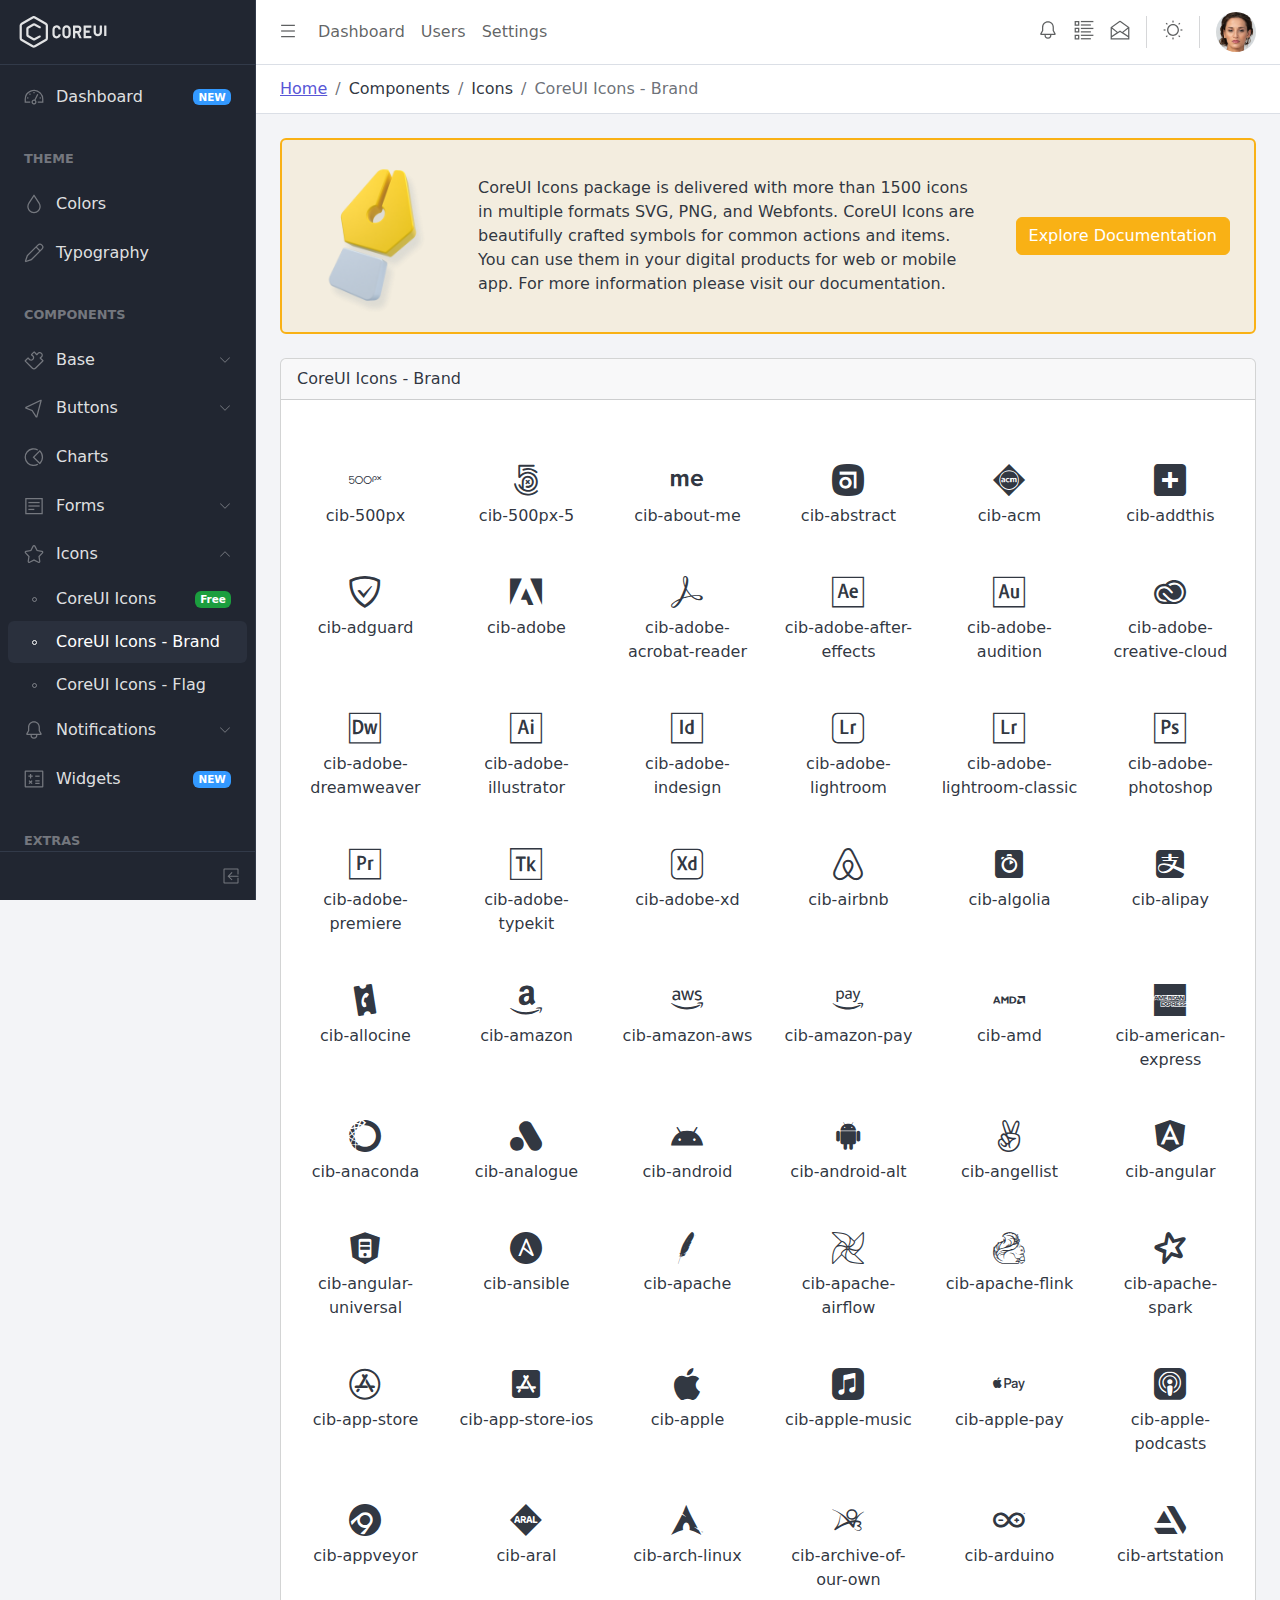
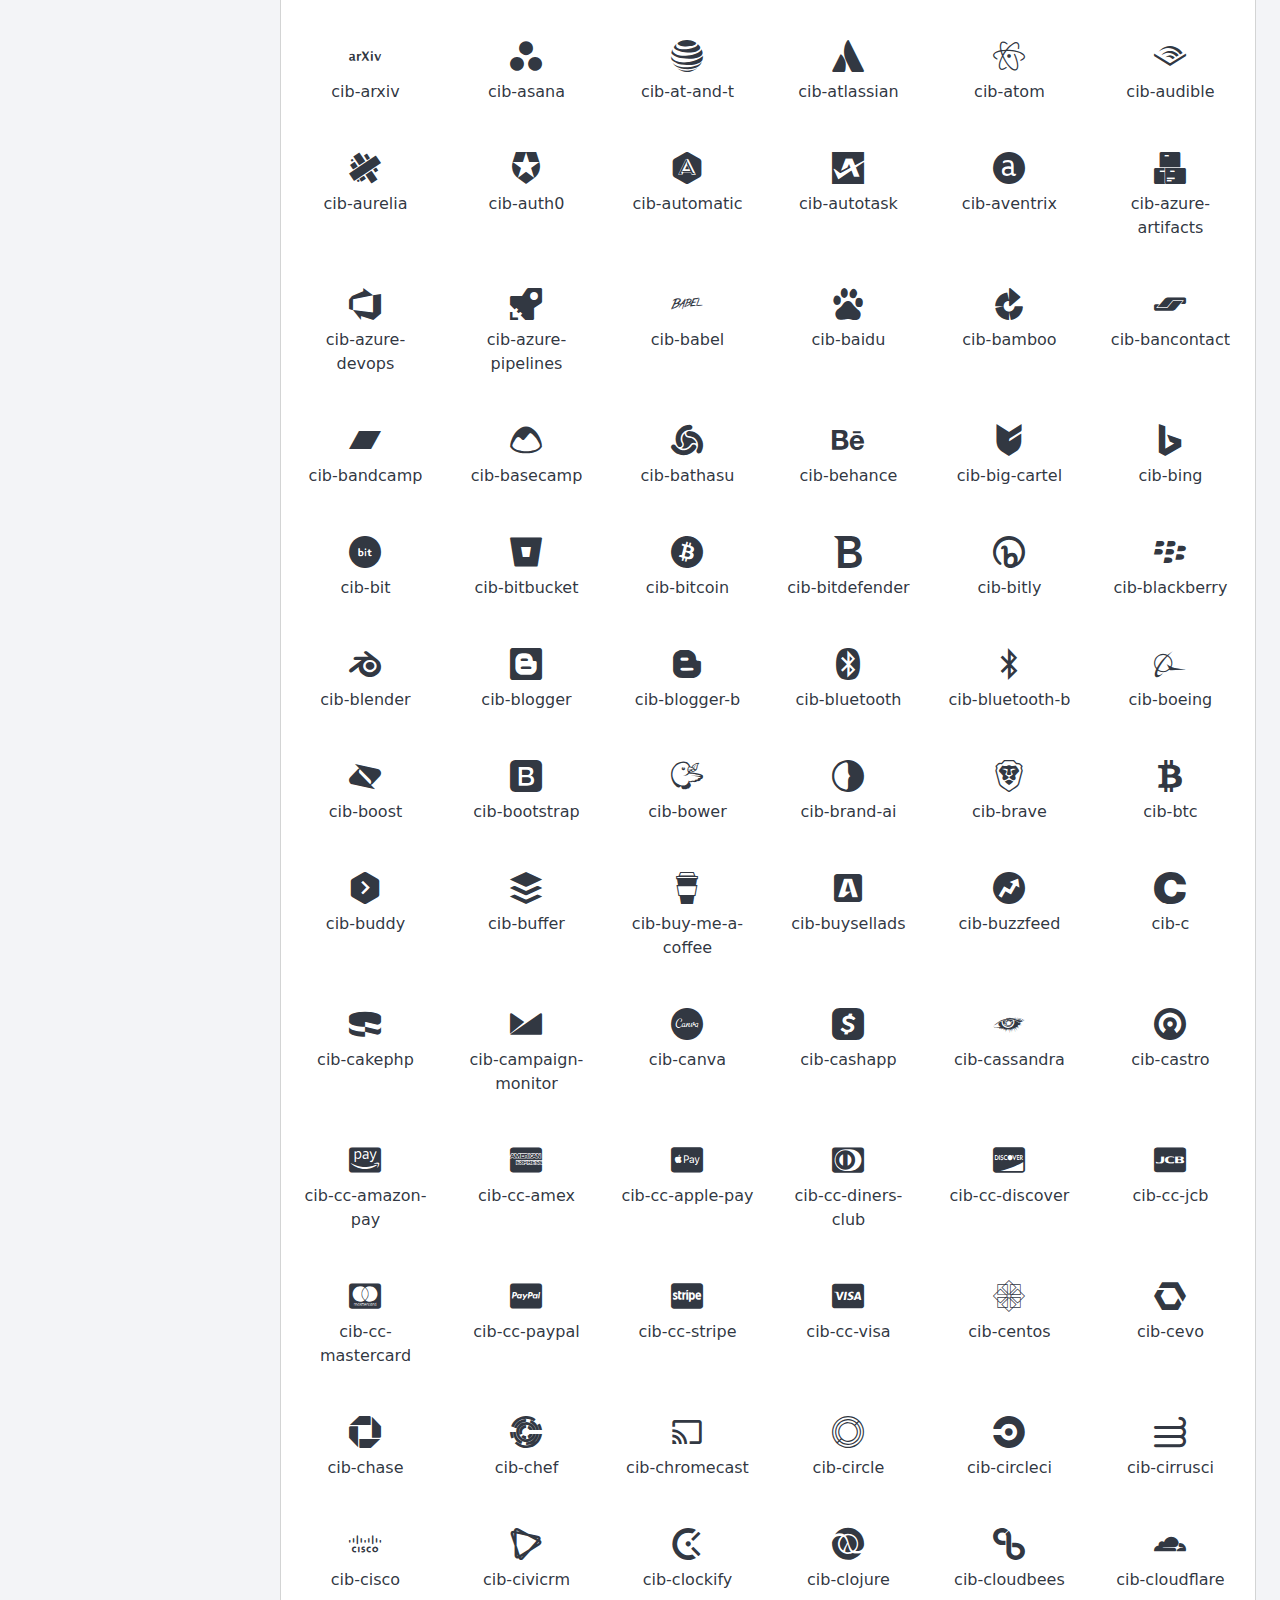
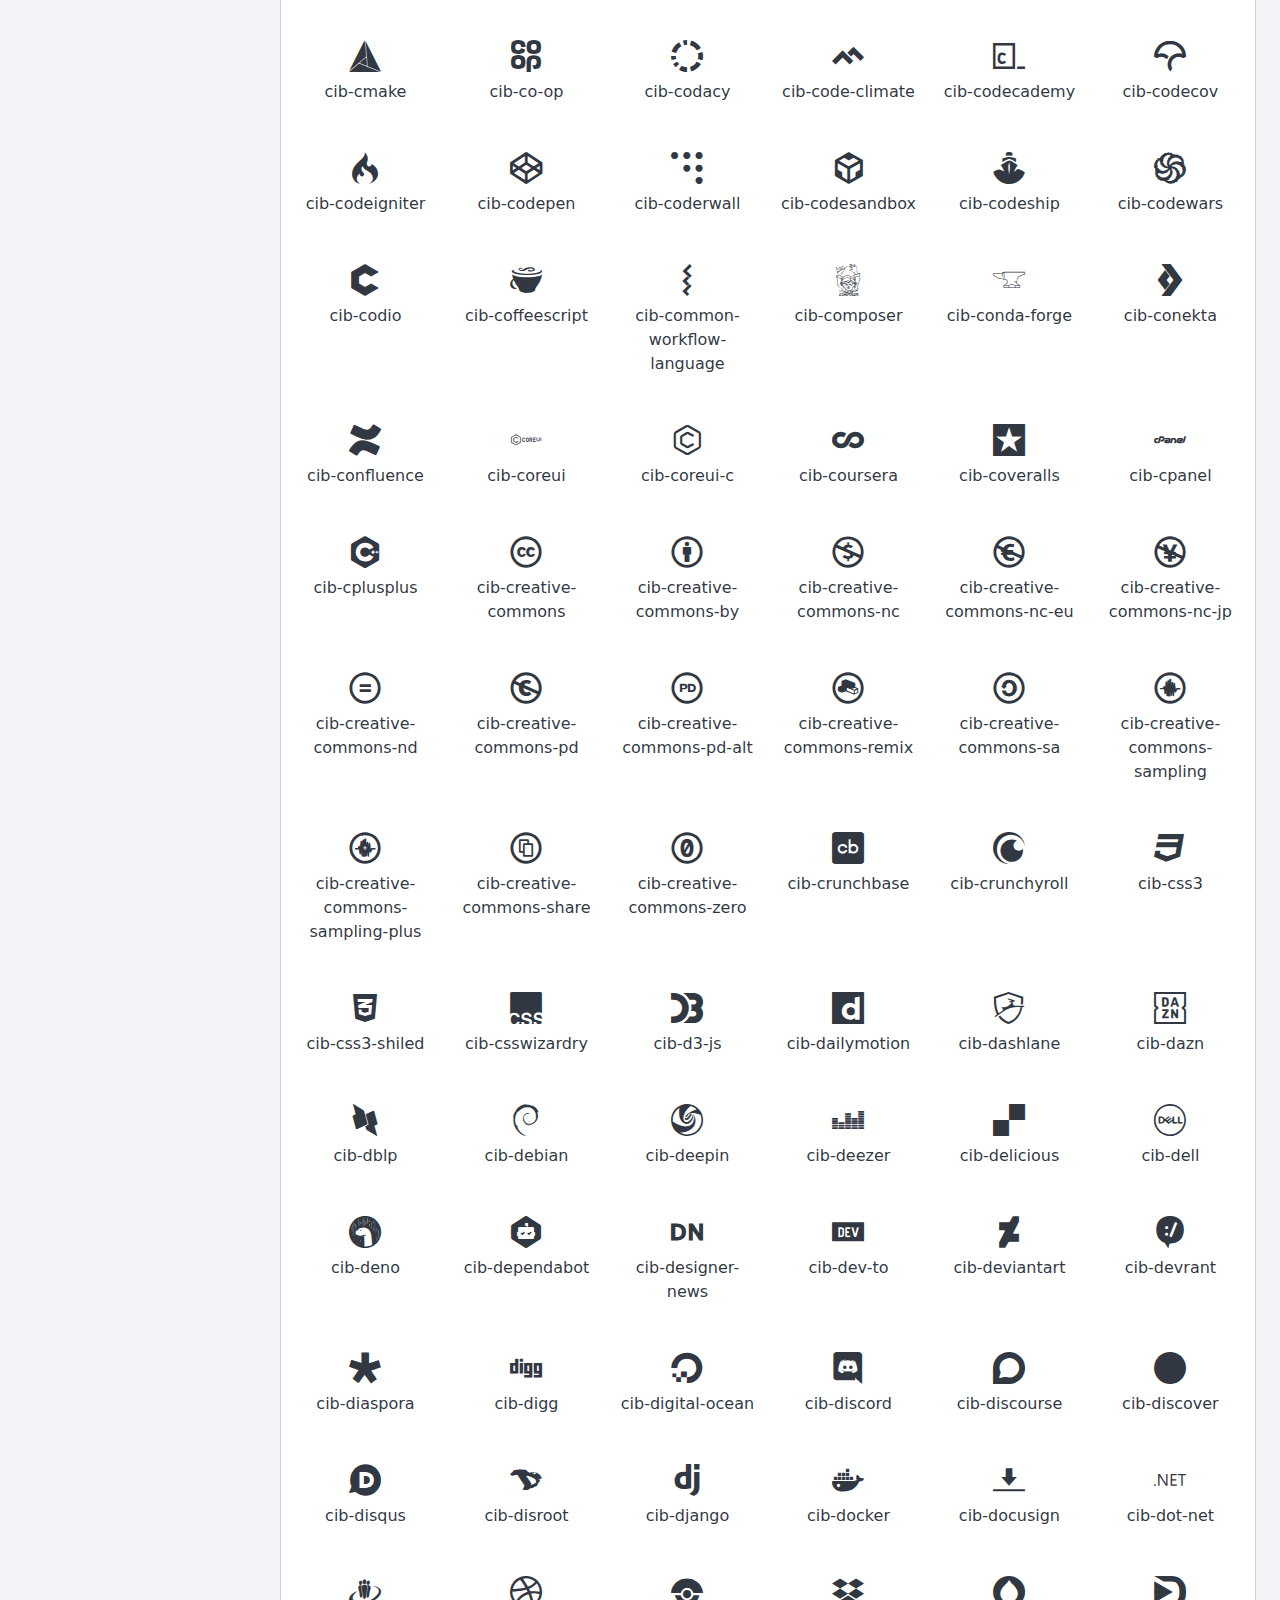
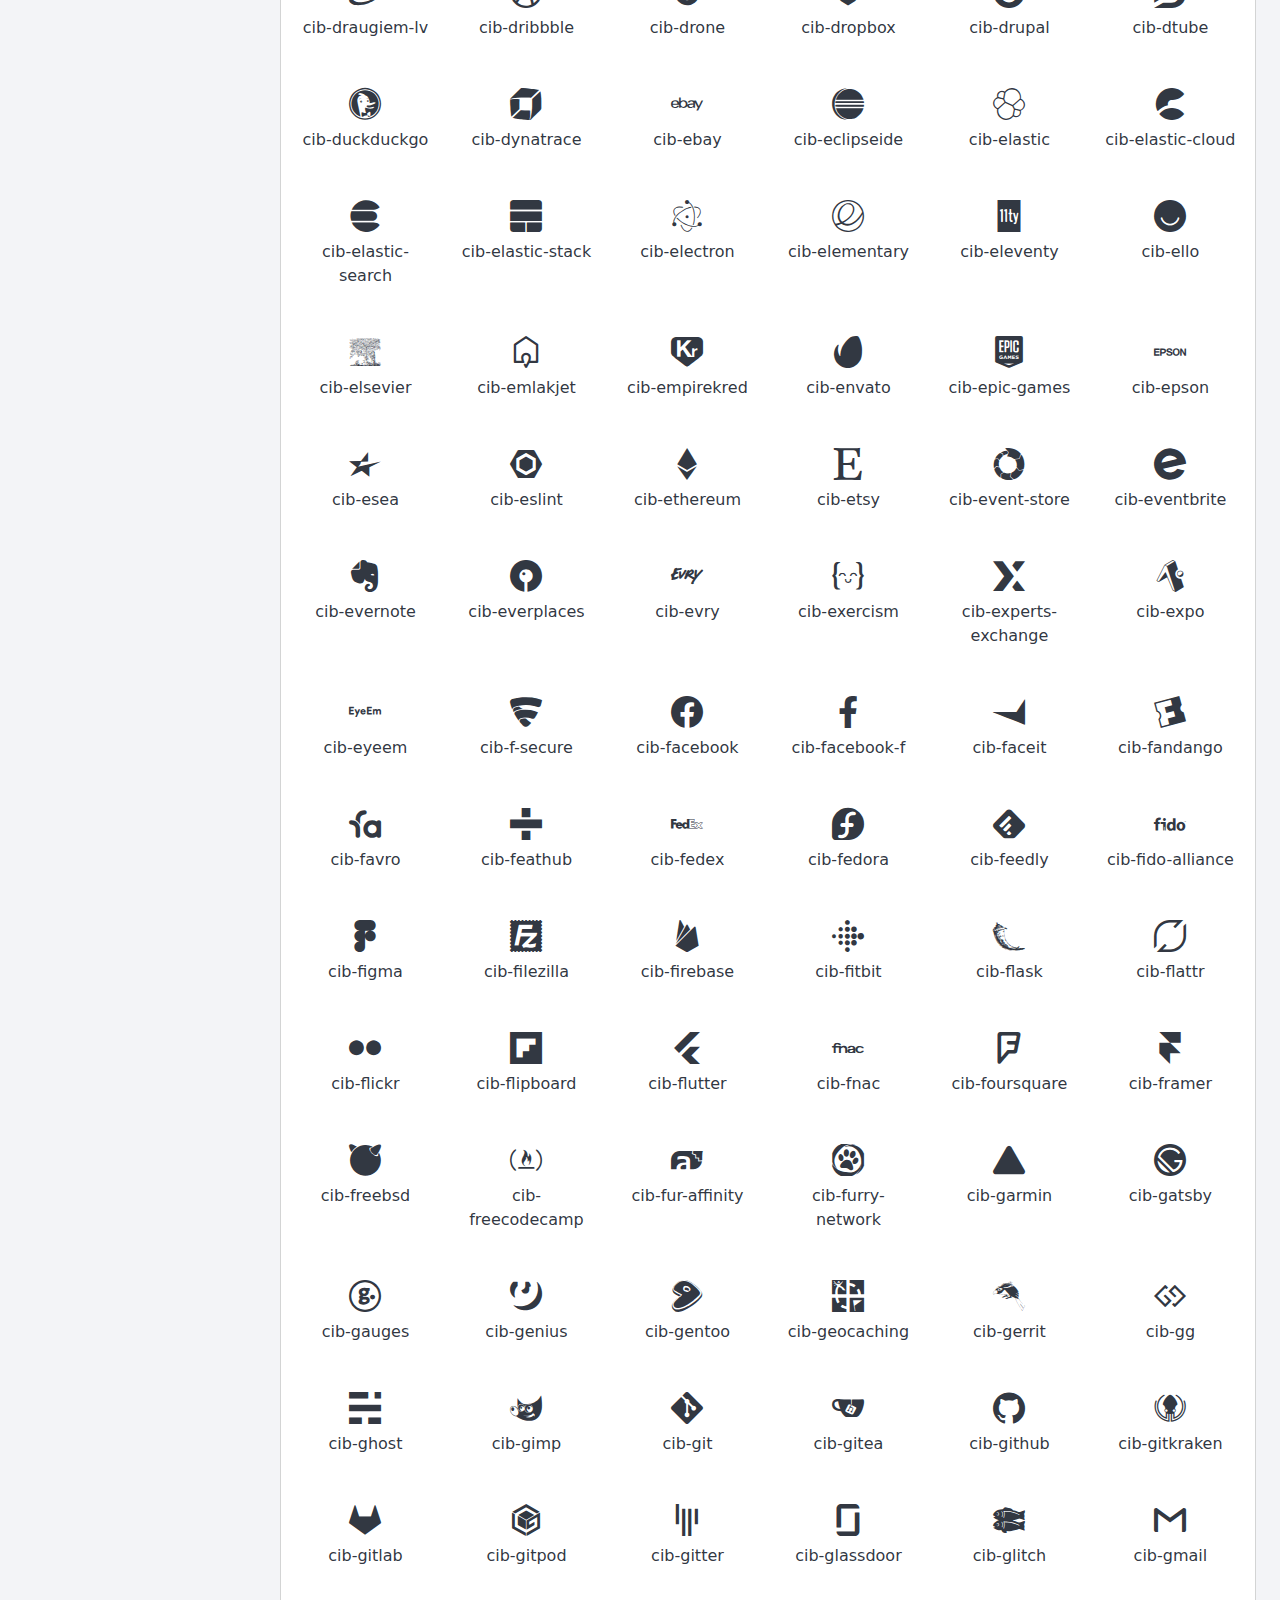
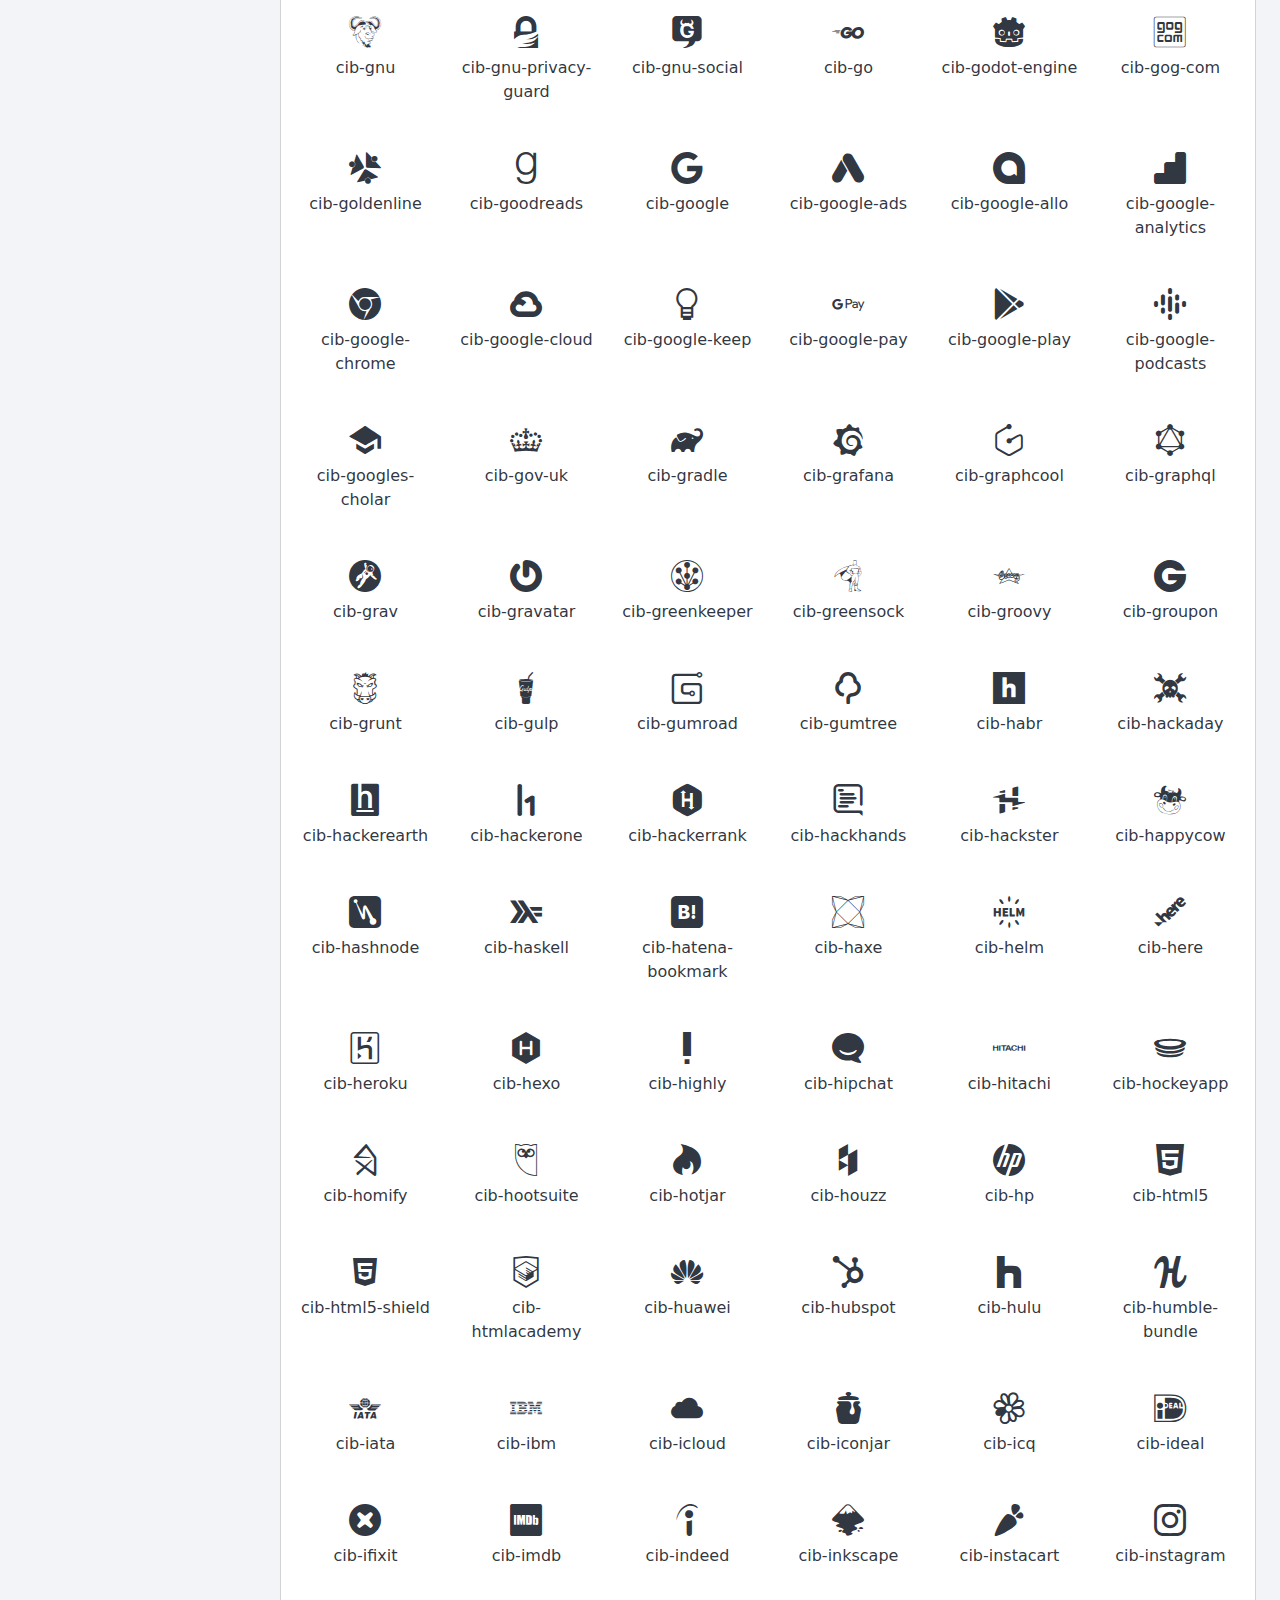
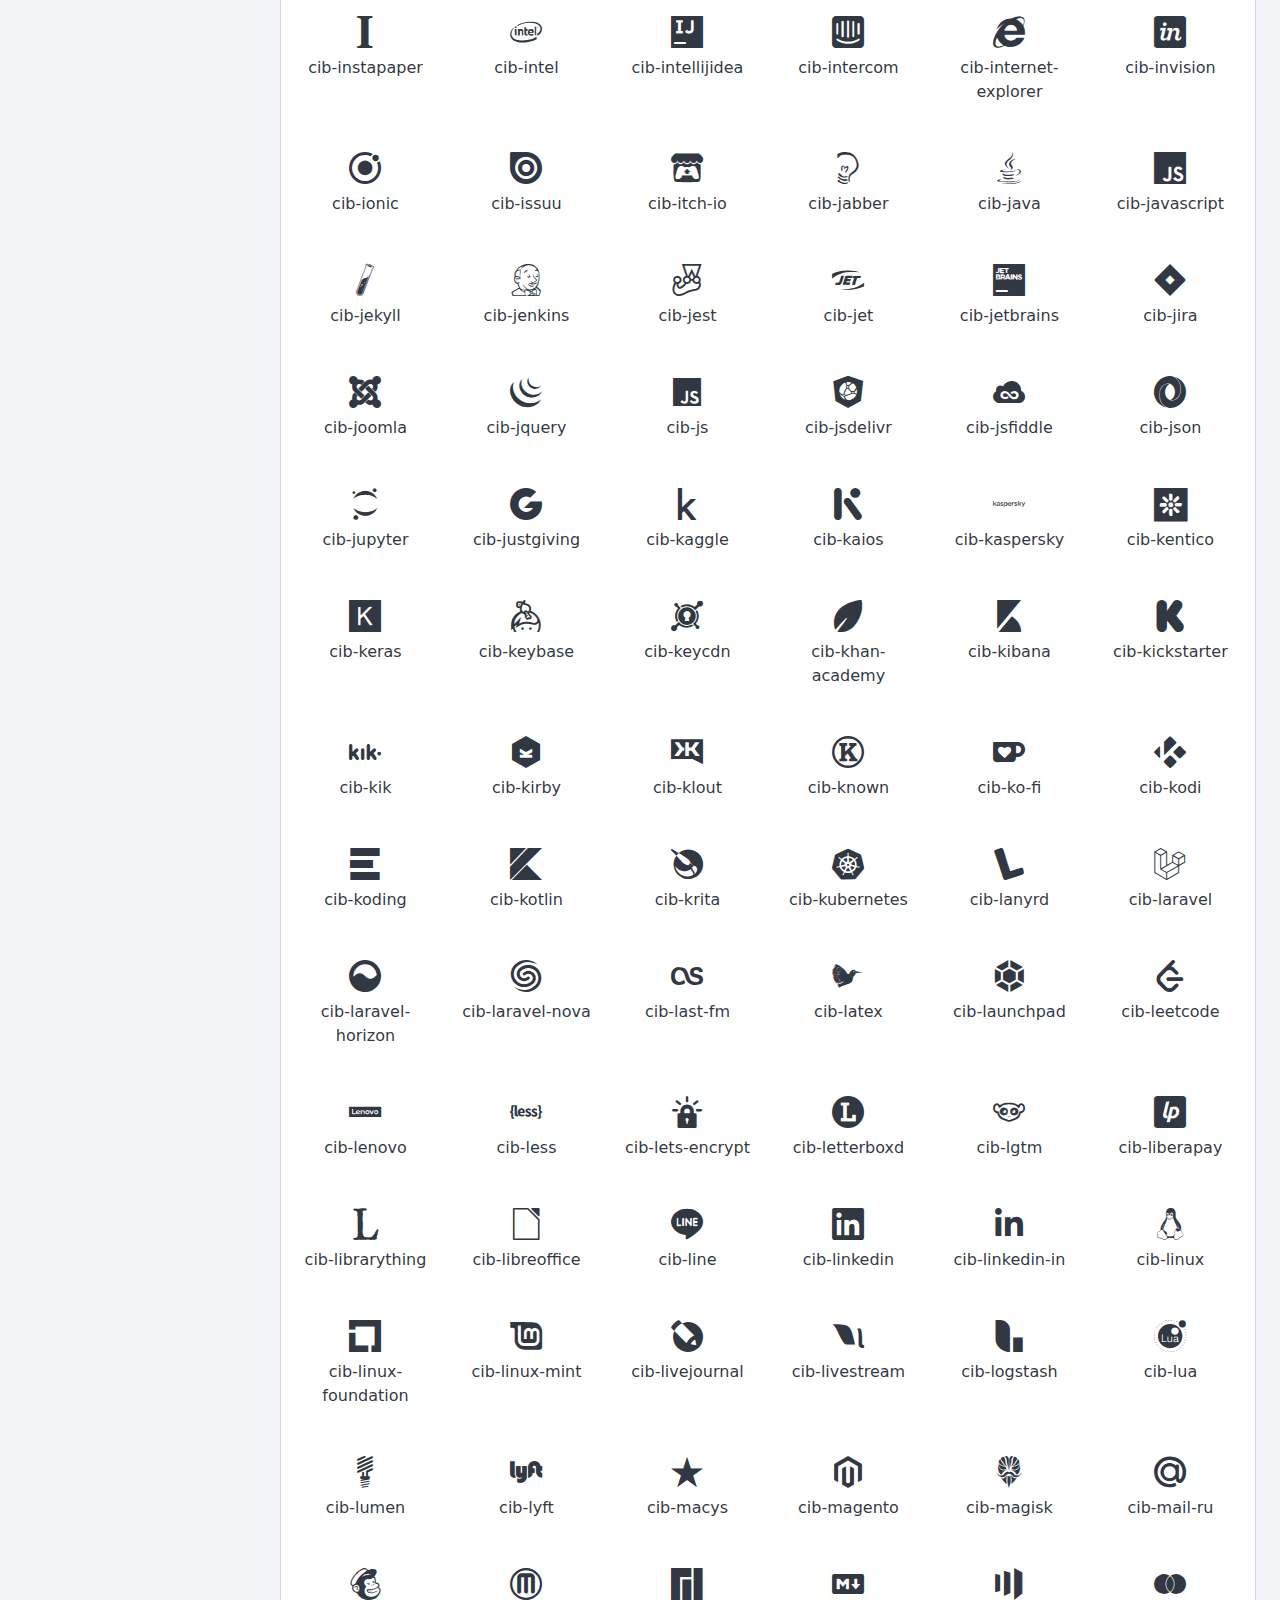
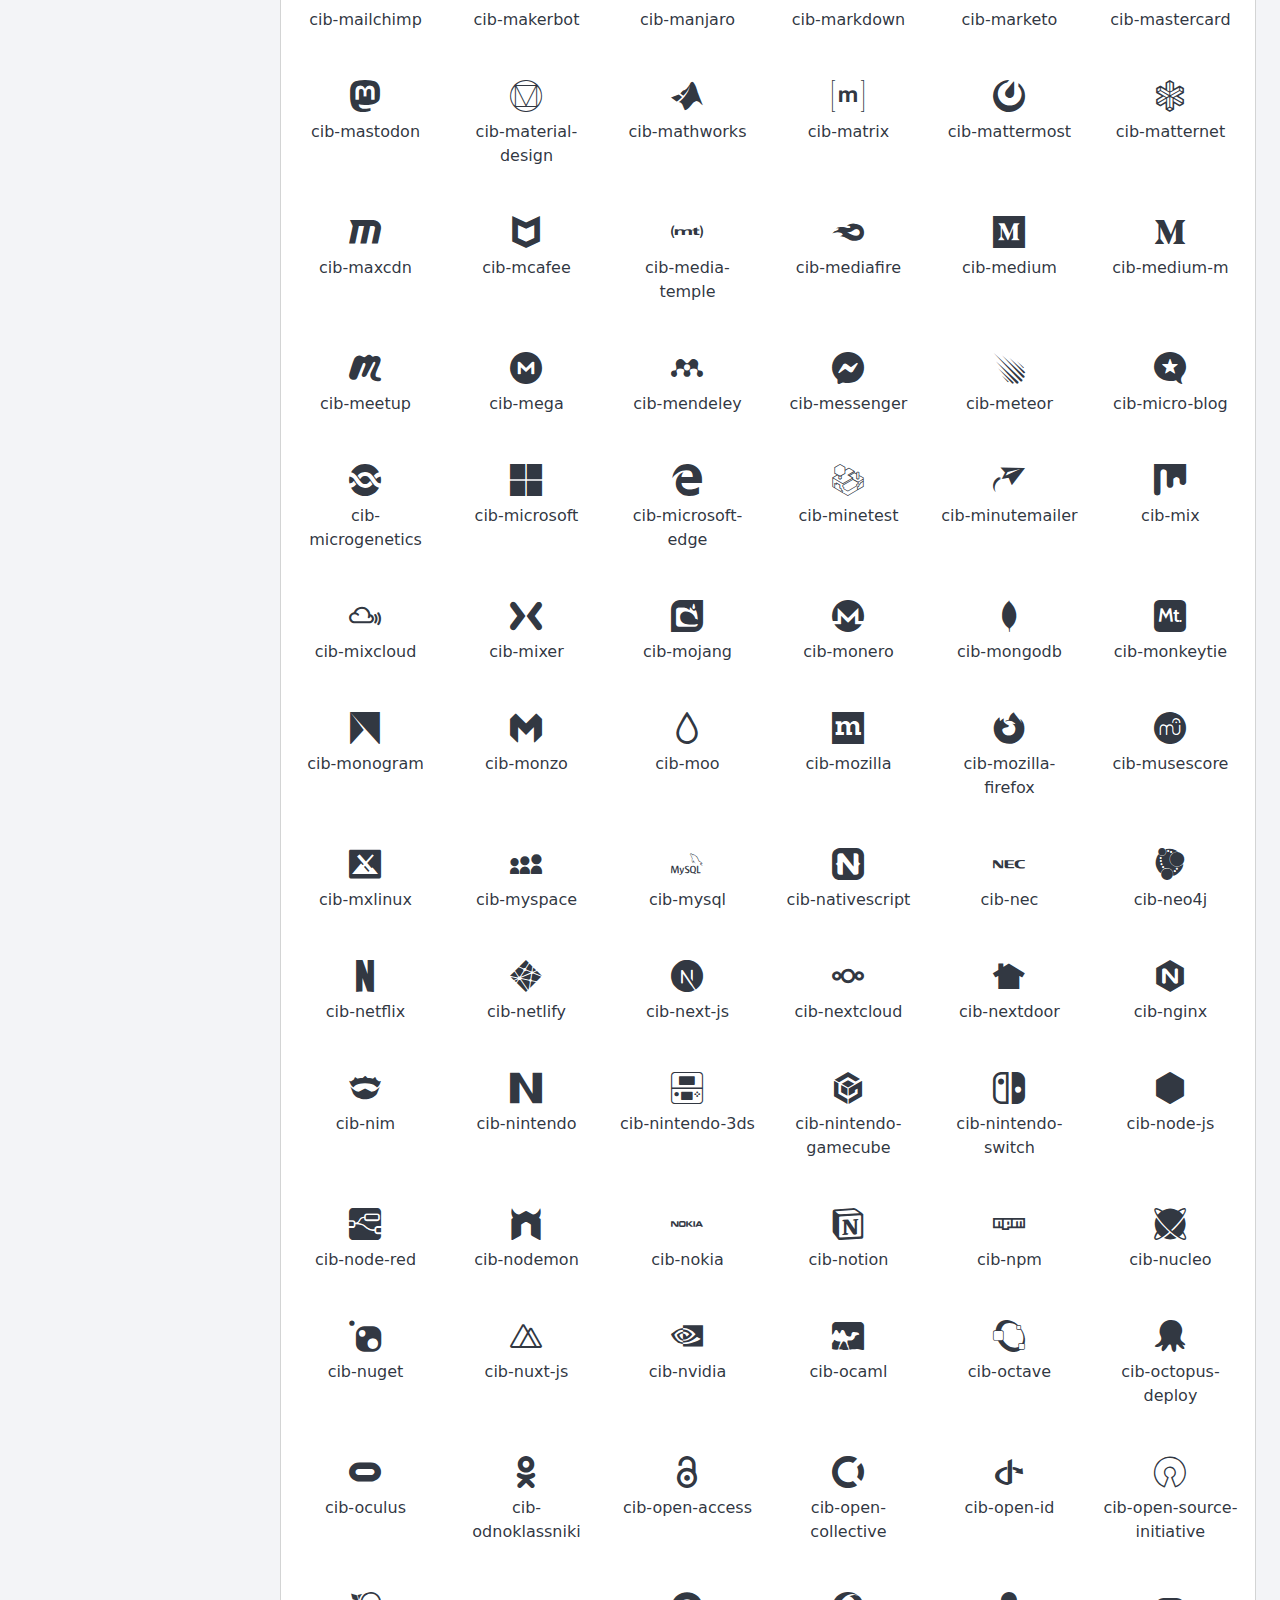
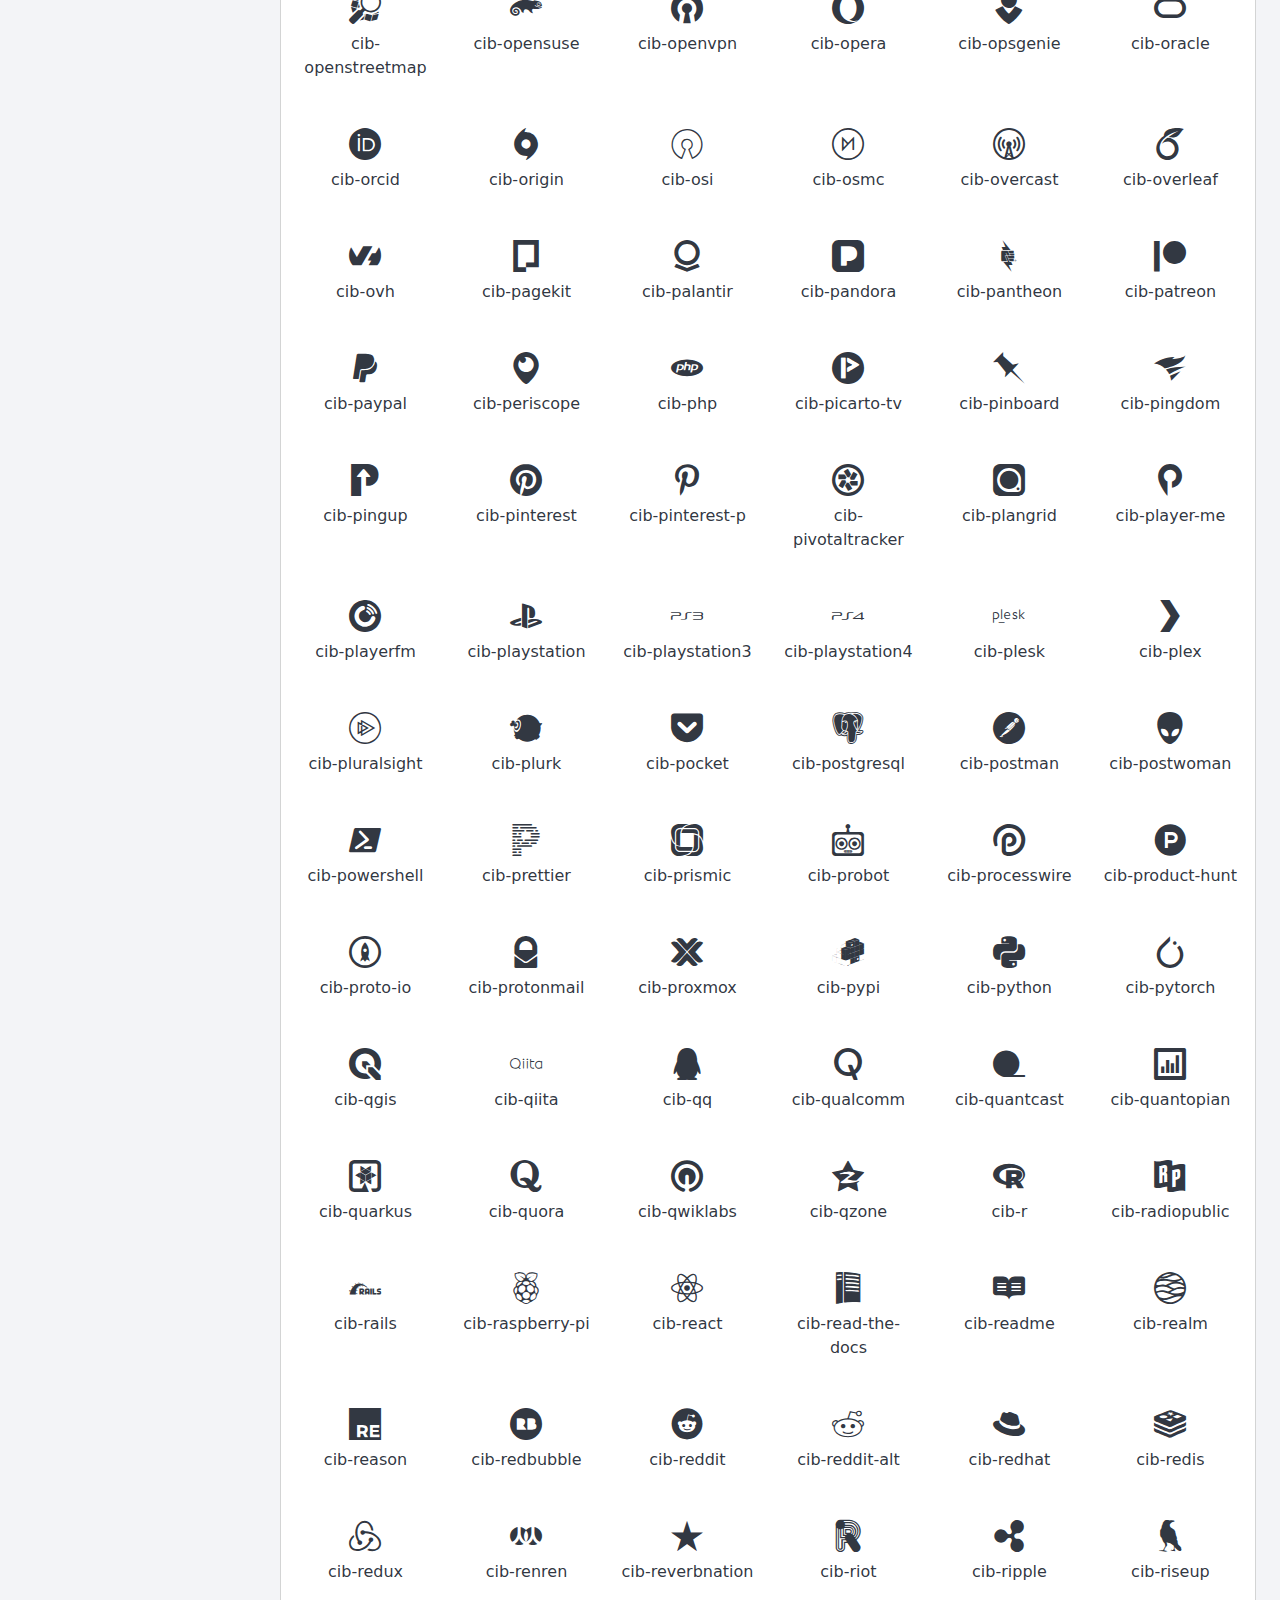
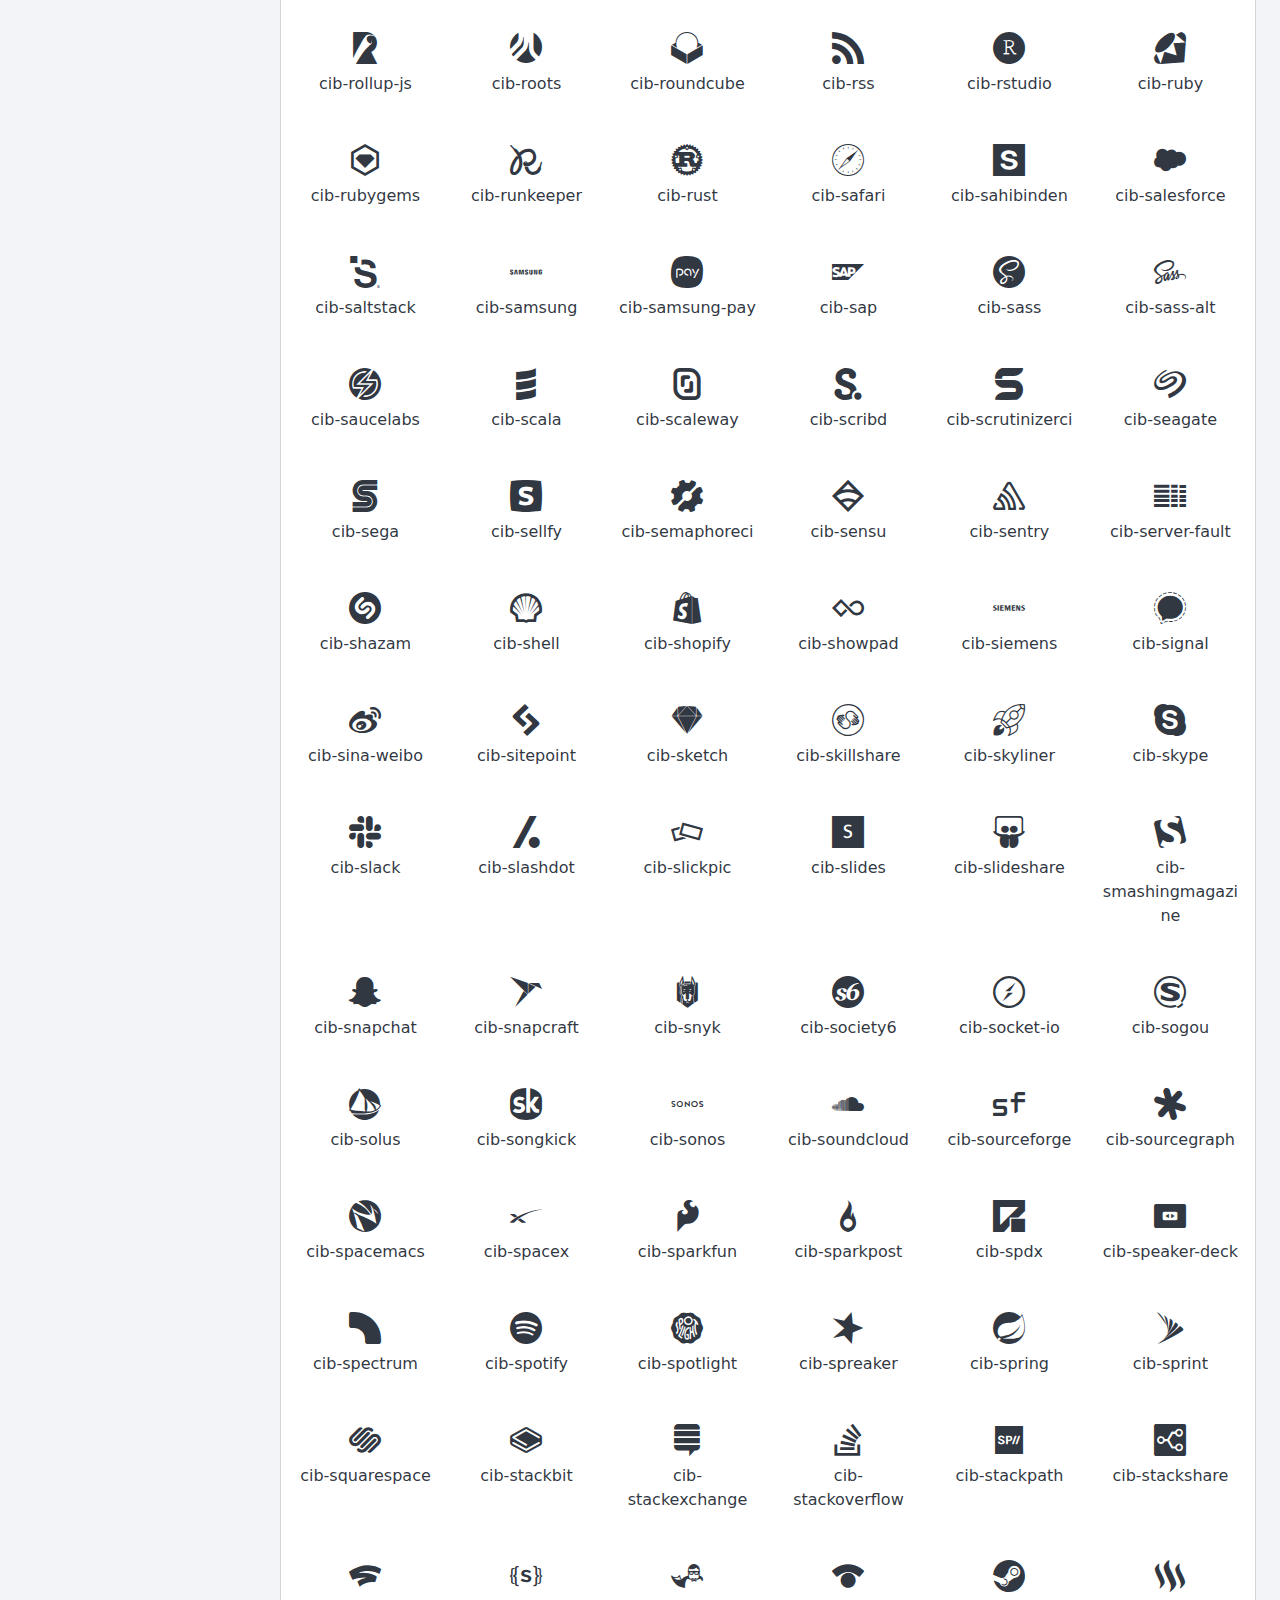
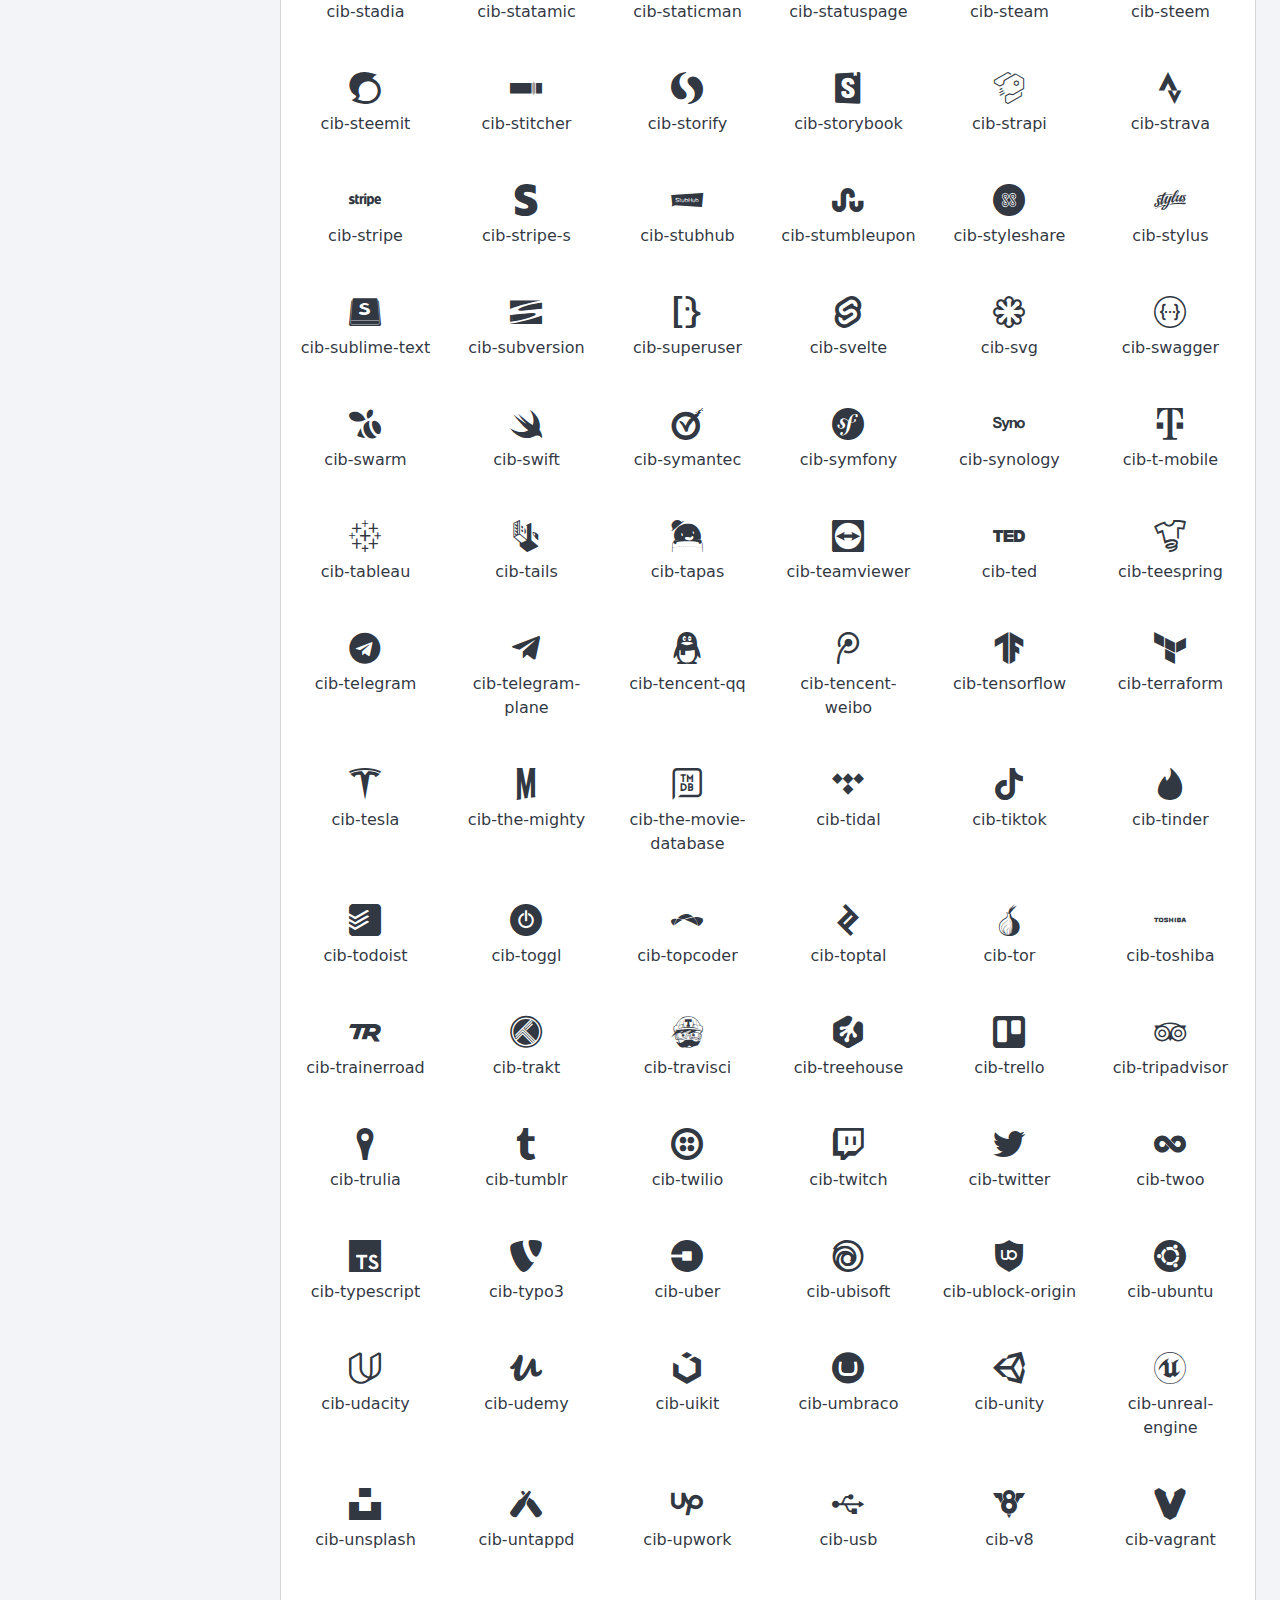
<file: src/main/resources/static/icons/coreui-icons-brand.html>
<!DOCTYPE html><!--
* CoreUI - Free Bootstrap Admin Template
* @version v5.3.0
* @link https://coreui.io/product/free-bootstrap-admin-template/
* Copyright (c) 2025 creativeLabs Łukasz Holeczek
* Licensed under MIT (https://github.com/coreui/coreui-free-bootstrap-admin-template/blob/main/LICENSE)
-->
<html lang="en">
  <head>
    <base href="./../">
    <meta charset="utf-8">
    <meta http-equiv="X-UA-Compatible" content="IE=edge">
    <meta name="viewport" content="width=device-width, initial-scale=1.0, shrink-to-fit=no">
    <meta name="description" content="CoreUI - Open Source Bootstrap Admin Template">
    <meta name="author" content="Łukasz Holeczek">
    <meta name="keyword" content="Bootstrap,Admin,Template,Open,Source,jQuery,CSS,HTML,RWD,Dashboard">
    <title>CoreUI Free Bootstrap Admin Template</title>
    <link rel="apple-touch-icon" sizes="57x57" href="assets/favicon/apple-icon-57x57.png">
    <link rel="apple-touch-icon" sizes="60x60" href="assets/favicon/apple-icon-60x60.png">
    <link rel="apple-touch-icon" sizes="72x72" href="assets/favicon/apple-icon-72x72.png">
    <link rel="apple-touch-icon" sizes="76x76" href="assets/favicon/apple-icon-76x76.png">
    <link rel="apple-touch-icon" sizes="114x114" href="assets/favicon/apple-icon-114x114.png">
    <link rel="apple-touch-icon" sizes="120x120" href="assets/favicon/apple-icon-120x120.png">
    <link rel="apple-touch-icon" sizes="144x144" href="assets/favicon/apple-icon-144x144.png">
    <link rel="apple-touch-icon" sizes="152x152" href="assets/favicon/apple-icon-152x152.png">
    <link rel="apple-touch-icon" sizes="180x180" href="assets/favicon/apple-icon-180x180.png">
    <link rel="icon" type="image/png" sizes="192x192" href="assets/favicon/android-icon-192x192.png">
    <link rel="icon" type="image/png" sizes="32x32" href="assets/favicon/favicon-32x32.png">
    <link rel="icon" type="image/png" sizes="96x96" href="assets/favicon/favicon-96x96.png">
    <link rel="icon" type="image/png" sizes="16x16" href="assets/favicon/favicon-16x16.png">
    <link rel="manifest" href="assets/favicon/manifest.json">
    <meta name="msapplication-TileColor" content="#ffffff">
    <meta name="msapplication-TileImage" content="assets/favicon/ms-icon-144x144.png">
    <meta name="theme-color" content="#ffffff">
    <!-- Vendors styles-->
    <link rel="stylesheet" href="vendors/simplebar/css/simplebar.css">
    <link rel="stylesheet" href="css/vendors/simplebar.css">
    <!-- Main styles for this application-->
    <link href="css/style.css" rel="stylesheet">
    <!-- We use those styles to show code examples, you should remove them in your application.-->
    <link href="css/examples.css" rel="stylesheet">
    <script src="js/config.js"></script>
    <script src="js/color-modes.js"></script>
    <link href="vendors/@coreui/icons/css/brand.min.css" rel="stylesheet">
  </head>
  <body>
    <div class="sidebar sidebar-dark sidebar-fixed border-end" id="sidebar">
      <div class="sidebar-header border-bottom">
        <div class="sidebar-brand">
          <svg class="sidebar-brand-full" width="88" height="32" alt="CoreUI Logo">
            <use xlink:href="assets/brand/coreui.svg#full"></use>
          </svg>
          <svg class="sidebar-brand-narrow" width="32" height="32" alt="CoreUI Logo">
            <use xlink:href="assets/brand/coreui.svg#signet"></use>
          </svg>
        </div>
        <button class="btn-close d-lg-none" type="button" data-coreui-theme="dark" aria-label="Close" onclick="coreui.Sidebar.getInstance(document.querySelector(&quot;#sidebar&quot;)).toggle()"></button>
      </div>
      <ul class="sidebar-nav" data-coreui="navigation" data-simplebar="">
        <li class="nav-item"><a class="nav-link" href="index.html">
            <svg class="nav-icon">
              <use xlink:href="vendors/@coreui/icons/svg/free.svg#cil-speedometer"></use>
            </svg> Dashboard<span class="badge badge-sm bg-info ms-auto">NEW</span></a></li>
        <li class="nav-title">Theme</li>
        <li class="nav-item"><a class="nav-link" href="colors.html">
            <svg class="nav-icon">
              <use xlink:href="vendors/@coreui/icons/svg/free.svg#cil-drop"></use>
            </svg> Colors</a></li>
        <li class="nav-item"><a class="nav-link" href="typography.html">
            <svg class="nav-icon">
              <use xlink:href="vendors/@coreui/icons/svg/free.svg#cil-pencil"></use>
            </svg> Typography</a></li>
        <li class="nav-title">Components</li>
        <li class="nav-group"><a class="nav-link nav-group-toggle" href="#">
            <svg class="nav-icon">
              <use xlink:href="vendors/@coreui/icons/svg/free.svg#cil-puzzle"></use>
            </svg> Base</a>
          <ul class="nav-group-items compact">
            <li class="nav-item"><a class="nav-link" href="base/accordion.html"><span class="nav-icon"><span class="nav-icon-bullet"></span></span> Accordion</a></li>
            <li class="nav-item"><a class="nav-link" href="base/breadcrumb.html"><span class="nav-icon"><span class="nav-icon-bullet"></span></span> Breadcrumb</a></li>
            <li class="nav-item"><a class="nav-link" href="https://coreui.io/bootstrap/docs/components/calendar/" target="_blank"><span class="nav-icon"><span class="nav-icon-bullet"></span></span> Calendar
                <svg class="icon icon-sm ms-2">
                  <use xlink:href="vendors/@coreui/icons/svg/free.svg#cil-external-link"></use>
                </svg><span class="badge badge-sm bg-danger ms-auto">PRO</span></a></li>
            <li class="nav-item"><a class="nav-link" href="base/cards.html"><span class="nav-icon"><span class="nav-icon-bullet"></span></span> Cards</a></li>
            <li class="nav-item"><a class="nav-link" href="base/carousel.html"><span class="nav-icon"><span class="nav-icon-bullet"></span></span> Carousel</a></li>
            <li class="nav-item"><a class="nav-link" href="base/collapse.html"><span class="nav-icon"><span class="nav-icon-bullet"></span></span> Collapse</a></li>
            <li class="nav-item"><a class="nav-link" href="base/list-group.html"><span class="nav-icon"><span class="nav-icon-bullet"></span></span> List group</a></li>
            <li class="nav-item"><a class="nav-link" href="base/navs-tabs.html"><span class="nav-icon"><span class="nav-icon-bullet"></span></span> Navs &amp; Tabs</a></li>
            <li class="nav-item"><a class="nav-link" href="base/pagination.html"><span class="nav-icon"><span class="nav-icon-bullet"></span></span> Pagination</a></li>
            <li class="nav-item"><a class="nav-link" href="base/placeholders.html"><span class="nav-icon"><span class="nav-icon-bullet"></span></span> Placeholders</a></li>
            <li class="nav-item"><a class="nav-link" href="base/popovers.html"><span class="nav-icon"><span class="nav-icon-bullet"></span></span> Popovers</a></li>
            <li class="nav-item"><a class="nav-link" href="base/progress.html"><span class="nav-icon"><span class="nav-icon-bullet"></span></span> Progress</a></li>
            <li class="nav-item"><a class="nav-link" href="base/spinners.html"><span class="nav-icon"><span class="nav-icon-bullet"></span></span> Spinners</a></li>
            <li class="nav-item"><a class="nav-link" href="base/tables.html"><span class="nav-icon"><span class="nav-icon-bullet"></span></span> Tables</a></li>
            <li class="nav-item"><a class="nav-link" href="base/tooltips.html"><span class="nav-icon"><span class="nav-icon-bullet"></span></span> Tooltips</a></li>
          </ul>
        </li>
        <li class="nav-group"><a class="nav-link nav-group-toggle" href="#">
            <svg class="nav-icon">
              <use xlink:href="vendors/@coreui/icons/svg/free.svg#cil-cursor"></use>
            </svg> Buttons</a>
          <ul class="nav-group-items compact">
            <li class="nav-item"><a class="nav-link" href="buttons/buttons.html"><span class="nav-icon"><span class="nav-icon-bullet"></span></span> Buttons</a></li>
            <li class="nav-item"><a class="nav-link" href="buttons/button-group.html"><span class="nav-icon"><span class="nav-icon-bullet"></span></span> Buttons Group</a></li>
            <li class="nav-item"><a class="nav-link" href="buttons/dropdowns.html"><span class="nav-icon"><span class="nav-icon-bullet"></span></span> Dropdowns</a></li>
            <li class="nav-item"><a class="nav-link" href="https://coreui.io/bootstrap/docs/components/loading-buttons/" target="_blank"><span class="nav-icon"><span class="nav-icon-bullet"></span></span> Loading Buttons
                <svg class="icon icon-sm ms-2">
                  <use xlink:href="vendors/@coreui/icons/svg/free.svg#cil-external-link"></use>
                </svg><span class="badge badge-sm bg-danger ms-auto">PRO</span></a></li>
          </ul>
        </li>
        <li class="nav-item"><a class="nav-link" href="charts.html">
            <svg class="nav-icon">
              <use xlink:href="vendors/@coreui/icons/svg/free.svg#cil-chart-pie"></use>
            </svg> Charts</a></li>
        <li class="nav-group"><a class="nav-link nav-group-toggle" href="#">
            <svg class="nav-icon">
              <use xlink:href="vendors/@coreui/icons/svg/free.svg#cil-notes"></use>
            </svg> Forms</a>
          <ul class="nav-group-items compact">
            <li class="nav-item"><a class="nav-link" href="https://coreui.io/bootstrap/docs/forms/autocomplete/" target="_blank"><span class="nav-icon"><span class="nav-icon-bullet"></span></span> Autocomplete
                <svg class="icon icon-sm ms-2">
                  <use xlink:href="vendors/@coreui/icons/svg/free.svg#cil-external-link"></use>
                </svg><span class="badge badge-sm bg-danger ms-auto">PRO</span></a></li>
            <li class="nav-item"><a class="nav-link" href="forms/checks-radios.html"><span class="nav-icon"><span class="nav-icon-bullet"></span></span> Checks and radios</a></li>
            <li class="nav-item"><a class="nav-link" href="https://coreui.io/bootstrap/docs/forms/date-picker/" target="_blank"><span class="nav-icon"><span class="nav-icon-bullet"></span></span> Date Picker
                <svg class="icon icon-sm ms-2">
                  <use xlink:href="vendors/@coreui/icons/svg/free.svg#cil-external-link"></use>
                </svg><span class="badge badge-sm bg-danger ms-auto">PRO</span></a></li>
            <li class="nav-item"><a class="nav-link" href="https://coreui.io/bootstrap/docs/forms/date-range-picker/" target="_blank"><span class="nav-icon"><span class="nav-icon-bullet"></span></span> Date Range Picker<span class="badge badge-sm bg-danger ms-auto">PRO</span></a></li>
            <li class="nav-item"><a class="nav-link" href="forms/floating-labels.html"><span class="nav-icon"><span class="nav-icon-bullet"></span></span> Floating labels</a></li>
            <li class="nav-item"><a class="nav-link" href="forms/form-control.html"><span class="nav-icon"><span class="nav-icon-bullet"></span></span> Form Control</a></li>
            <li class="nav-item"><a class="nav-link" href="forms/input-group.html"><span class="nav-icon"><span class="nav-icon-bullet"></span></span> Input group</a></li>
            <li class="nav-item"><a class="nav-link" href="https://coreui.io/bootstrap/docs/forms/multi-select/" target="_blank"><span class="nav-icon"><span class="nav-icon-bullet"></span></span> Multi Select
                <svg class="icon icon-sm ms-2">
                  <use xlink:href="vendors/@coreui/icons/svg/free.svg#cil-external-link"></use>
                </svg><span class="badge badge-sm bg-danger ms-auto">PRO</span></a></li>
            <li class="nav-item"><a class="nav-link" href="forms/range.html"><span class="nav-icon"><span class="nav-icon-bullet"></span></span> Range</a></li>
            <li class="nav-item"><a class="nav-link" href="https://coreui.io/bootstrap/docs/forms/range-slider/" target="_blank"><span class="nav-icon"><span class="nav-icon-bullet"></span></span> Range Slider
                <svg class="icon icon-sm ms-2">
                  <use xlink:href="vendors/@coreui/icons/svg/free.svg#cil-external-link"></use>
                </svg><span class="badge badge-sm bg-danger ms-auto">PRO</span></a></li>
            <li class="nav-item"><a class="nav-link" href="https://coreui.io/bootstrap/docs/forms/rating/" target="_blank"><span class="nav-icon"><span class="nav-icon-bullet"></span></span> Rating
                <svg class="icon icon-sm ms-2">
                  <use xlink:href="vendors/@coreui/icons/svg/free.svg#cil-external-link"></use>
                </svg><span class="badge badge-sm bg-danger ms-auto">PRO</span></a></li>
            <li class="nav-item"><a class="nav-link" href="forms/select.html"><span class="nav-icon"><span class="nav-icon-bullet"></span></span> Select</a></li>
            <li class="nav-item"><a class="nav-link" href="https://coreui.io/bootstrap/docs/forms/time-picker/" target="_blank"><span class="nav-icon"><span class="nav-icon-bullet"></span></span> Time Picker
                <svg class="icon icon-sm ms-2">
                  <use xlink:href="vendors/@coreui/icons/svg/free.svg#cil-external-link"></use>
                </svg><span class="badge badge-sm bg-danger ms-auto">PRO</span></a></li>
            <li class="nav-item"><a class="nav-link" href="forms/layout.html"><span class="nav-icon"><span class="nav-icon-bullet"></span></span> Layout</a></li>
            <li class="nav-item"><a class="nav-link" href="forms/validation.html"><span class="nav-icon"><span class="nav-icon-bullet"></span></span> Validation</a></li>
          </ul>
        </li>
        <li class="nav-group"><a class="nav-link nav-group-toggle" href="#">
            <svg class="nav-icon">
              <use xlink:href="vendors/@coreui/icons/svg/free.svg#cil-star"></use>
            </svg> Icons</a>
          <ul class="nav-group-items compact">
            <li class="nav-item"><a class="nav-link" href="icons/coreui-icons-free.html"><span class="nav-icon"><span class="nav-icon-bullet"></span></span> CoreUI Icons<span class="badge badge-sm bg-success ms-auto">Free</span></a></li>
            <li class="nav-item"><a class="nav-link" href="icons/coreui-icons-brand.html"><span class="nav-icon"><span class="nav-icon-bullet"></span></span> CoreUI Icons - Brand</a></li>
            <li class="nav-item"><a class="nav-link" href="icons/coreui-icons-flag.html"><span class="nav-icon"><span class="nav-icon-bullet"></span></span> CoreUI Icons - Flag</a></li>
          </ul>
        </li>
        <li class="nav-group"><a class="nav-link nav-group-toggle" href="#">
            <svg class="nav-icon">
              <use xlink:href="vendors/@coreui/icons/svg/free.svg#cil-bell"></use>
            </svg> Notifications</a>
          <ul class="nav-group-items compact">
            <li class="nav-item"><a class="nav-link" href="notifications/alerts.html"><span class="nav-icon"><span class="nav-icon-bullet"></span></span> Alerts</a></li>
            <li class="nav-item"><a class="nav-link" href="notifications/badge.html"><span class="nav-icon"><span class="nav-icon-bullet"></span></span> Badge</a></li>
            <li class="nav-item"><a class="nav-link" href="notifications/modals.html"><span class="nav-icon"><span class="nav-icon-bullet"></span></span> Modals</a></li>
            <li class="nav-item"><a class="nav-link" href="notifications/toasts.html"><span class="nav-icon"><span class="nav-icon-bullet"></span></span> Toasts</a></li>
          </ul>
        </li>
        <li class="nav-item"><a class="nav-link" href="widgets.html">
            <svg class="nav-icon">
              <use xlink:href="vendors/@coreui/icons/svg/free.svg#cil-calculator"></use>
            </svg> Widgets<span class="badge badge-sm bg-info ms-auto">NEW</span></a></li>
        <li class="nav-divider"></li>
        <li class="nav-title">Extras</li>
        <li class="nav-group"><a class="nav-link nav-group-toggle" href="#">
            <svg class="nav-icon">
              <use xlink:href="vendors/@coreui/icons/svg/free.svg#cil-star"></use>
            </svg> Pages</a>
          <ul class="nav-group-items compact">
            <li class="nav-item"><a class="nav-link" href="login.html" target="_top">
                <svg class="nav-icon">
                  <use xlink:href="vendors/@coreui/icons/svg/free.svg#cil-account-logout"></use>
                </svg> Login</a></li>
            <li class="nav-item"><a class="nav-link" href="register.html" target="_top">
                <svg class="nav-icon">
                  <use xlink:href="vendors/@coreui/icons/svg/free.svg#cil-account-logout"></use>
                </svg> Register</a></li>
            <li class="nav-item"><a class="nav-link" href="404.html" target="_top">
                <svg class="nav-icon">
                  <use xlink:href="vendors/@coreui/icons/svg/free.svg#cil-bug"></use>
                </svg> Error 404</a></li>
            <li class="nav-item"><a class="nav-link" href="500.html" target="_top">
                <svg class="nav-icon">
                  <use xlink:href="vendors/@coreui/icons/svg/free.svg#cil-bug"></use>
                </svg> Error 500</a></li>
          </ul>
        </li>
        <li class="nav-item mt-auto"><a class="nav-link" href="https://coreui.io/bootstrap/docs/templates/installation/" target="_blank">
            <svg class="nav-icon">
              <use xlink:href="vendors/@coreui/icons/svg/free.svg#cil-description"></use>
            </svg> Docs</a></li>
        <li class="nav-item"><a class="nav-link text-primary fw-semibold" href="https://coreui.io/product/bootstrap-dashboard-template/" target="_top">
            <svg class="nav-icon text-primary">
              <use xlink:href="vendors/@coreui/icons/svg/free.svg#cil-layers"></use>
            </svg> Try CoreUI PRO</a></li>
      </ul>
      <div class="sidebar-footer border-top d-none d-md-flex">
        <button class="sidebar-toggler" type="button" data-coreui-toggle="unfoldable"></button>
      </div>
    </div>
    <div class="wrapper d-flex flex-column min-vh-100">
      <header class="header header-sticky p-0 mb-4">
        <div class="container-fluid border-bottom px-4">
          <button class="header-toggler" type="button" onclick="coreui.Sidebar.getInstance(document.querySelector('#sidebar')).toggle()" style="margin-inline-start: -14px;">
            <svg class="icon icon-lg">
              <use xlink:href="vendors/@coreui/icons/svg/free.svg#cil-menu"></use>
            </svg>
          </button>
          <ul class="header-nav d-none d-lg-flex">
            <li class="nav-item"><a class="nav-link" href="#">Dashboard</a></li>
            <li class="nav-item"><a class="nav-link" href="#">Users</a></li>
            <li class="nav-item"><a class="nav-link" href="#">Settings</a></li>
          </ul>
          <ul class="header-nav ms-auto">
            <li class="nav-item"><a class="nav-link" href="#">
                <svg class="icon icon-lg">
                  <use xlink:href="vendors/@coreui/icons/svg/free.svg#cil-bell"></use>
                </svg></a></li>
            <li class="nav-item"><a class="nav-link" href="#">
                <svg class="icon icon-lg">
                  <use xlink:href="vendors/@coreui/icons/svg/free.svg#cil-list-rich"></use>
                </svg></a></li>
            <li class="nav-item"><a class="nav-link" href="#">
                <svg class="icon icon-lg">
                  <use xlink:href="vendors/@coreui/icons/svg/free.svg#cil-envelope-open"></use>
                </svg></a></li>
          </ul>
          <ul class="header-nav">
            <li class="nav-item py-1">
              <div class="vr h-100 mx-2 text-body text-opacity-75"></div>
            </li>
            <li class="nav-item dropdown">
              <button class="btn btn-link nav-link py-2 px-2 d-flex align-items-center" type="button" aria-expanded="false" data-coreui-toggle="dropdown">
                <svg class="icon icon-lg theme-icon-active">
                  <use xlink:href="vendors/@coreui/icons/svg/free.svg#cil-contrast"></use>
                </svg>
              </button>
              <ul class="dropdown-menu dropdown-menu-end" style="--cui-dropdown-min-width: 8rem;">
                <li>
                  <button class="dropdown-item d-flex align-items-center" type="button" data-coreui-theme-value="light">
                    <svg class="icon icon-lg me-3">
                      <use xlink:href="vendors/@coreui/icons/svg/free.svg#cil-sun"></use>
                    </svg>Light
                  </button>
                </li>
                <li>
                  <button class="dropdown-item d-flex align-items-center" type="button" data-coreui-theme-value="dark">
                    <svg class="icon icon-lg me-3">
                      <use xlink:href="vendors/@coreui/icons/svg/free.svg#cil-moon"></use>
                    </svg>Dark
                  </button>
                </li>
                <li>
                  <button class="dropdown-item d-flex align-items-center active" type="button" data-coreui-theme-value="auto">
                    <svg class="icon icon-lg me-3">
                      <use xlink:href="vendors/@coreui/icons/svg/free.svg#cil-contrast"></use>
                    </svg>Auto
                  </button>
                </li>
              </ul>
            </li>
            <li class="nav-item py-1">
              <div class="vr h-100 mx-2 text-body text-opacity-75"></div>
            </li>
            <li class="nav-item dropdown"><a class="nav-link py-0 pe-0" data-coreui-toggle="dropdown" href="#" role="button" aria-haspopup="true" aria-expanded="false">
                <div class="avatar avatar-md"><img class="avatar-img" src="assets/img/avatars/8.jpg" alt="user@email.com"></div>
              </a>
              <div class="dropdown-menu dropdown-menu-end pt-0">
                <div class="dropdown-header bg-body-tertiary text-body-secondary fw-semibold rounded-top mb-2">Account</div><a class="dropdown-item" href="#">
                  <svg class="icon me-2">
                    <use xlink:href="vendors/@coreui/icons/svg/free.svg#cil-bell"></use>
                  </svg> Updates<span class="badge badge-sm bg-info ms-2">42</span></a><a class="dropdown-item" href="#">
                  <svg class="icon me-2">
                    <use xlink:href="vendors/@coreui/icons/svg/free.svg#cil-envelope-open"></use>
                  </svg> Messages<span class="badge badge-sm bg-success ms-2">42</span></a><a class="dropdown-item" href="#">
                  <svg class="icon me-2">
                    <use xlink:href="vendors/@coreui/icons/svg/free.svg#cil-task"></use>
                  </svg> Tasks<span class="badge badge-sm bg-danger ms-2">42</span></a><a class="dropdown-item" href="#">
                  <svg class="icon me-2">
                    <use xlink:href="vendors/@coreui/icons/svg/free.svg#cil-comment-square"></use>
                  </svg> Comments<span class="badge badge-sm bg-warning ms-2">42</span></a>
                <div class="dropdown-header bg-body-tertiary text-body-secondary fw-semibold my-2">
                  <div class="fw-semibold">Settings</div>
                </div><a class="dropdown-item" href="#">
                  <svg class="icon me-2">
                    <use xlink:href="vendors/@coreui/icons/svg/free.svg#cil-user"></use>
                  </svg> Profile</a><a class="dropdown-item" href="#">
                  <svg class="icon me-2">
                    <use xlink:href="vendors/@coreui/icons/svg/free.svg#cil-settings"></use>
                  </svg> Settings</a><a class="dropdown-item" href="#">
                  <svg class="icon me-2">
                    <use xlink:href="vendors/@coreui/icons/svg/free.svg#cil-credit-card"></use>
                  </svg> Payments<span class="badge badge-sm bg-secondary ms-2">42</span></a><a class="dropdown-item" href="#">
                  <svg class="icon me-2">
                    <use xlink:href="vendors/@coreui/icons/svg/free.svg#cil-file"></use>
                  </svg> Projects<span class="badge badge-sm bg-primary ms-2">42</span></a>
                <div class="dropdown-divider"></div><a class="dropdown-item" href="#">
                  <svg class="icon me-2">
                    <use xlink:href="vendors/@coreui/icons/svg/free.svg#cil-lock-locked"></use>
                  </svg> Lock Account</a><a class="dropdown-item" href="#">
                  <svg class="icon me-2">
                    <use xlink:href="vendors/@coreui/icons/svg/free.svg#cil-account-logout"></use>
                  </svg> Logout</a>
              </div>
            </li>
          </ul>
        </div>
        <div class="container-fluid px-4">
          <nav aria-label="breadcrumb">
            <ol class="breadcrumb my-0">
              <li class="breadcrumb-item"><a href="#">Home</a>
              </li>
              <li class="breadcrumb-item"><span>Components</span>
              </li>
              <li class="breadcrumb-item"><span>Icons</span>
              </li>
              <li class="breadcrumb-item active"><span>CoreUI Icons - Brand</span>
              </li>
            </ol>
          </nav>
        </div>
      </header>
      <div class="body flex-grow-1">
        <div class="container-lg px-4">
          <div class="bg-warning bg-opacity-10 border border-2 border-warning rounded mb-4">
            <div class="row d-flex align-items-center p-3 px-xl-4 flex-xl-nowrap">
              <div class="col-xl-auto col-12 d-none d-xl-block p-0"><img class="img-fluid" src="assets/img/icons.webp" width="160px" height="160px" alt="CoreUI Icons"></div>
              <div class="col-md col-12 px-lg-4">
                CoreUI Icons package is delivered with more than 1500 icons in multiple formats SVG, PNG,
                and Webfonts. CoreUI Icons are beautifully crafted symbols for common actions and items. You
                can use them in your digital products for web or mobile app. For more information please
                visit our documentation.
              </div>
              <div class="col-md-auto col-12 mt-3 mt-lg-0"><a class="btn btn-warning text-nowrap text-white" href="https://coreui.io/bootstrap/docs/icons/" target="_blank" rel="noopener noreferrer">Explore Documentation</a></div>
            </div>
          </div>
          <div class="card mb-4">
            <div class="card-header"> CoreUI Icons - Brand</div>
            <div class="card-body">
              <div class="row text-center">
                <div class="col-6 col-sm-4 col-md-2"><i class="icon icon-xxl mt-5 mb-2 cib-500px"></i>
                  <div>cib-500px</div>
                </div>
                <div class="col-6 col-sm-4 col-md-2"><i class="icon icon-xxl mt-5 mb-2 cib-500px-5"></i>
                  <div>cib-500px-5</div>
                </div>
                <div class="col-6 col-sm-4 col-md-2"><i class="icon icon-xxl mt-5 mb-2 cib-about-me"></i>
                  <div>cib-about-me</div>
                </div>
                <div class="col-6 col-sm-4 col-md-2"><i class="icon icon-xxl mt-5 mb-2 cib-abstract"></i>
                  <div>cib-abstract</div>
                </div>
                <div class="col-6 col-sm-4 col-md-2"><i class="icon icon-xxl mt-5 mb-2 cib-acm"></i>
                  <div>cib-acm</div>
                </div>
                <div class="col-6 col-sm-4 col-md-2"><i class="icon icon-xxl mt-5 mb-2 cib-addthis"></i>
                  <div>cib-addthis</div>
                </div>
                <div class="col-6 col-sm-4 col-md-2"><i class="icon icon-xxl mt-5 mb-2 cib-adguard"></i>
                  <div>cib-adguard</div>
                </div>
                <div class="col-6 col-sm-4 col-md-2"><i class="icon icon-xxl mt-5 mb-2 cib-adobe"></i>
                  <div>cib-adobe</div>
                </div>
                <div class="col-6 col-sm-4 col-md-2"><i class="icon icon-xxl mt-5 mb-2 cib-adobe-acrobat-reader"></i>
                  <div>cib-adobe-acrobat-reader</div>
                </div>
                <div class="col-6 col-sm-4 col-md-2"><i class="icon icon-xxl mt-5 mb-2 cib-adobe-after-effects"></i>
                  <div>cib-adobe-after-effects</div>
                </div>
                <div class="col-6 col-sm-4 col-md-2"><i class="icon icon-xxl mt-5 mb-2 cib-adobe-audition"></i>
                  <div>cib-adobe-audition</div>
                </div>
                <div class="col-6 col-sm-4 col-md-2"><i class="icon icon-xxl mt-5 mb-2 cib-adobe-creative-cloud"></i>
                  <div>cib-adobe-creative-cloud</div>
                </div>
                <div class="col-6 col-sm-4 col-md-2"><i class="icon icon-xxl mt-5 mb-2 cib-adobe-dreamweaver"></i>
                  <div>cib-adobe-dreamweaver</div>
                </div>
                <div class="col-6 col-sm-4 col-md-2"><i class="icon icon-xxl mt-5 mb-2 cib-adobe-illustrator"></i>
                  <div>cib-adobe-illustrator</div>
                </div>
                <div class="col-6 col-sm-4 col-md-2"><i class="icon icon-xxl mt-5 mb-2 cib-adobe-indesign"></i>
                  <div>cib-adobe-indesign</div>
                </div>
                <div class="col-6 col-sm-4 col-md-2"><i class="icon icon-xxl mt-5 mb-2 cib-adobe-lightroom"></i>
                  <div>cib-adobe-lightroom</div>
                </div>
                <div class="col-6 col-sm-4 col-md-2"><i class="icon icon-xxl mt-5 mb-2 cib-adobe-lightroom-classic"></i>
                  <div>cib-adobe-lightroom-classic</div>
                </div>
                <div class="col-6 col-sm-4 col-md-2"><i class="icon icon-xxl mt-5 mb-2 cib-adobe-photoshop"></i>
                  <div>cib-adobe-photoshop</div>
                </div>
                <div class="col-6 col-sm-4 col-md-2"><i class="icon icon-xxl mt-5 mb-2 cib-adobe-premiere"></i>
                  <div>cib-adobe-premiere</div>
                </div>
                <div class="col-6 col-sm-4 col-md-2"><i class="icon icon-xxl mt-5 mb-2 cib-adobe-typekit"></i>
                  <div>cib-adobe-typekit</div>
                </div>
                <div class="col-6 col-sm-4 col-md-2"><i class="icon icon-xxl mt-5 mb-2 cib-adobe-xd"></i>
                  <div>cib-adobe-xd</div>
                </div>
                <div class="col-6 col-sm-4 col-md-2"><i class="icon icon-xxl mt-5 mb-2 cib-airbnb"></i>
                  <div>cib-airbnb</div>
                </div>
                <div class="col-6 col-sm-4 col-md-2"><i class="icon icon-xxl mt-5 mb-2 cib-algolia"></i>
                  <div>cib-algolia</div>
                </div>
                <div class="col-6 col-sm-4 col-md-2"><i class="icon icon-xxl mt-5 mb-2 cib-alipay"></i>
                  <div>cib-alipay</div>
                </div>
                <div class="col-6 col-sm-4 col-md-2"><i class="icon icon-xxl mt-5 mb-2 cib-allocine"></i>
                  <div>cib-allocine</div>
                </div>
                <div class="col-6 col-sm-4 col-md-2"><i class="icon icon-xxl mt-5 mb-2 cib-amazon"></i>
                  <div>cib-amazon</div>
                </div>
                <div class="col-6 col-sm-4 col-md-2"><i class="icon icon-xxl mt-5 mb-2 cib-amazon-aws"></i>
                  <div>cib-amazon-aws</div>
                </div>
                <div class="col-6 col-sm-4 col-md-2"><i class="icon icon-xxl mt-5 mb-2 cib-amazon-pay"></i>
                  <div>cib-amazon-pay</div>
                </div>
                <div class="col-6 col-sm-4 col-md-2"><i class="icon icon-xxl mt-5 mb-2 cib-amd"></i>
                  <div>cib-amd</div>
                </div>
                <div class="col-6 col-sm-4 col-md-2"><i class="icon icon-xxl mt-5 mb-2 cib-american-express"></i>
                  <div>cib-american-express</div>
                </div>
                <div class="col-6 col-sm-4 col-md-2"><i class="icon icon-xxl mt-5 mb-2 cib-anaconda"></i>
                  <div>cib-anaconda</div>
                </div>
                <div class="col-6 col-sm-4 col-md-2"><i class="icon icon-xxl mt-5 mb-2 cib-analogue"></i>
                  <div>cib-analogue</div>
                </div>
                <div class="col-6 col-sm-4 col-md-2"><i class="icon icon-xxl mt-5 mb-2 cib-android"></i>
                  <div>cib-android</div>
                </div>
                <div class="col-6 col-sm-4 col-md-2"><i class="icon icon-xxl mt-5 mb-2 cib-android-alt"></i>
                  <div>cib-android-alt</div>
                </div>
                <div class="col-6 col-sm-4 col-md-2"><i class="icon icon-xxl mt-5 mb-2 cib-angellist"></i>
                  <div>cib-angellist</div>
                </div>
                <div class="col-6 col-sm-4 col-md-2"><i class="icon icon-xxl mt-5 mb-2 cib-angular"></i>
                  <div>cib-angular</div>
                </div>
                <div class="col-6 col-sm-4 col-md-2"><i class="icon icon-xxl mt-5 mb-2 cib-angular-universal"></i>
                  <div>cib-angular-universal</div>
                </div>
                <div class="col-6 col-sm-4 col-md-2"><i class="icon icon-xxl mt-5 mb-2 cib-ansible"></i>
                  <div>cib-ansible</div>
                </div>
                <div class="col-6 col-sm-4 col-md-2"><i class="icon icon-xxl mt-5 mb-2 cib-apache"></i>
                  <div>cib-apache</div>
                </div>
                <div class="col-6 col-sm-4 col-md-2"><i class="icon icon-xxl mt-5 mb-2 cib-apache-airflow"></i>
                  <div>cib-apache-airflow</div>
                </div>
                <div class="col-6 col-sm-4 col-md-2"><i class="icon icon-xxl mt-5 mb-2 cib-apache-flink"></i>
                  <div>cib-apache-flink</div>
                </div>
                <div class="col-6 col-sm-4 col-md-2"><i class="icon icon-xxl mt-5 mb-2 cib-apache-spark"></i>
                  <div>cib-apache-spark</div>
                </div>
                <div class="col-6 col-sm-4 col-md-2"><i class="icon icon-xxl mt-5 mb-2 cib-app-store"></i>
                  <div>cib-app-store</div>
                </div>
                <div class="col-6 col-sm-4 col-md-2"><i class="icon icon-xxl mt-5 mb-2 cib-app-store-ios"></i>
                  <div>cib-app-store-ios</div>
                </div>
                <div class="col-6 col-sm-4 col-md-2"><i class="icon icon-xxl mt-5 mb-2 cib-apple"></i>
                  <div>cib-apple</div>
                </div>
                <div class="col-6 col-sm-4 col-md-2"><i class="icon icon-xxl mt-5 mb-2 cib-apple-music"></i>
                  <div>cib-apple-music</div>
                </div>
                <div class="col-6 col-sm-4 col-md-2"><i class="icon icon-xxl mt-5 mb-2 cib-apple-pay"></i>
                  <div>cib-apple-pay</div>
                </div>
                <div class="col-6 col-sm-4 col-md-2"><i class="icon icon-xxl mt-5 mb-2 cib-apple-podcasts"></i>
                  <div>cib-apple-podcasts</div>
                </div>
                <div class="col-6 col-sm-4 col-md-2"><i class="icon icon-xxl mt-5 mb-2 cib-appveyor"></i>
                  <div>cib-appveyor</div>
                </div>
                <div class="col-6 col-sm-4 col-md-2"><i class="icon icon-xxl mt-5 mb-2 cib-aral"></i>
                  <div>cib-aral</div>
                </div>
                <div class="col-6 col-sm-4 col-md-2"><i class="icon icon-xxl mt-5 mb-2 cib-arch-linux"></i>
                  <div>cib-arch-linux</div>
                </div>
                <div class="col-6 col-sm-4 col-md-2"><i class="icon icon-xxl mt-5 mb-2 cib-archive-of-our-own"></i>
                  <div>cib-archive-of-our-own</div>
                </div>
                <div class="col-6 col-sm-4 col-md-2"><i class="icon icon-xxl mt-5 mb-2 cib-arduino"></i>
                  <div>cib-arduino</div>
                </div>
                <div class="col-6 col-sm-4 col-md-2"><i class="icon icon-xxl mt-5 mb-2 cib-artstation"></i>
                  <div>cib-artstation</div>
                </div>
                <div class="col-6 col-sm-4 col-md-2"><i class="icon icon-xxl mt-5 mb-2 cib-arxiv"></i>
                  <div>cib-arxiv</div>
                </div>
                <div class="col-6 col-sm-4 col-md-2"><i class="icon icon-xxl mt-5 mb-2 cib-asana"></i>
                  <div>cib-asana</div>
                </div>
                <div class="col-6 col-sm-4 col-md-2"><i class="icon icon-xxl mt-5 mb-2 cib-at-and-t"></i>
                  <div>cib-at-and-t</div>
                </div>
                <div class="col-6 col-sm-4 col-md-2"><i class="icon icon-xxl mt-5 mb-2 cib-atlassian"></i>
                  <div>cib-atlassian</div>
                </div>
                <div class="col-6 col-sm-4 col-md-2"><i class="icon icon-xxl mt-5 mb-2 cib-atom"></i>
                  <div>cib-atom</div>
                </div>
                <div class="col-6 col-sm-4 col-md-2"><i class="icon icon-xxl mt-5 mb-2 cib-audible"></i>
                  <div>cib-audible</div>
                </div>
                <div class="col-6 col-sm-4 col-md-2"><i class="icon icon-xxl mt-5 mb-2 cib-aurelia"></i>
                  <div>cib-aurelia</div>
                </div>
                <div class="col-6 col-sm-4 col-md-2"><i class="icon icon-xxl mt-5 mb-2 cib-auth0"></i>
                  <div>cib-auth0</div>
                </div>
                <div class="col-6 col-sm-4 col-md-2"><i class="icon icon-xxl mt-5 mb-2 cib-automatic"></i>
                  <div>cib-automatic</div>
                </div>
                <div class="col-6 col-sm-4 col-md-2"><i class="icon icon-xxl mt-5 mb-2 cib-autotask"></i>
                  <div>cib-autotask</div>
                </div>
                <div class="col-6 col-sm-4 col-md-2"><i class="icon icon-xxl mt-5 mb-2 cib-aventrix"></i>
                  <div>cib-aventrix</div>
                </div>
                <div class="col-6 col-sm-4 col-md-2"><i class="icon icon-xxl mt-5 mb-2 cib-azure-artifacts"></i>
                  <div>cib-azure-artifacts</div>
                </div>
                <div class="col-6 col-sm-4 col-md-2"><i class="icon icon-xxl mt-5 mb-2 cib-azure-devops"></i>
                  <div>cib-azure-devops</div>
                </div>
                <div class="col-6 col-sm-4 col-md-2"><i class="icon icon-xxl mt-5 mb-2 cib-azure-pipelines"></i>
                  <div>cib-azure-pipelines</div>
                </div>
                <div class="col-6 col-sm-4 col-md-2"><i class="icon icon-xxl mt-5 mb-2 cib-babel"></i>
                  <div>cib-babel</div>
                </div>
                <div class="col-6 col-sm-4 col-md-2"><i class="icon icon-xxl mt-5 mb-2 cib-baidu"></i>
                  <div>cib-baidu</div>
                </div>
                <div class="col-6 col-sm-4 col-md-2"><i class="icon icon-xxl mt-5 mb-2 cib-bamboo"></i>
                  <div>cib-bamboo</div>
                </div>
                <div class="col-6 col-sm-4 col-md-2"><i class="icon icon-xxl mt-5 mb-2 cib-bancontact"></i>
                  <div>cib-bancontact</div>
                </div>
                <div class="col-6 col-sm-4 col-md-2"><i class="icon icon-xxl mt-5 mb-2 cib-bandcamp"></i>
                  <div>cib-bandcamp</div>
                </div>
                <div class="col-6 col-sm-4 col-md-2"><i class="icon icon-xxl mt-5 mb-2 cib-basecamp"></i>
                  <div>cib-basecamp</div>
                </div>
                <div class="col-6 col-sm-4 col-md-2"><i class="icon icon-xxl mt-5 mb-2 cib-bathasu"></i>
                  <div>cib-bathasu</div>
                </div>
                <div class="col-6 col-sm-4 col-md-2"><i class="icon icon-xxl mt-5 mb-2 cib-behance"></i>
                  <div>cib-behance</div>
                </div>
                <div class="col-6 col-sm-4 col-md-2"><i class="icon icon-xxl mt-5 mb-2 cib-big-cartel"></i>
                  <div>cib-big-cartel</div>
                </div>
                <div class="col-6 col-sm-4 col-md-2"><i class="icon icon-xxl mt-5 mb-2 cib-bing"></i>
                  <div>cib-bing</div>
                </div>
                <div class="col-6 col-sm-4 col-md-2"><i class="icon icon-xxl mt-5 mb-2 cib-bit"></i>
                  <div>cib-bit</div>
                </div>
                <div class="col-6 col-sm-4 col-md-2"><i class="icon icon-xxl mt-5 mb-2 cib-bitbucket"></i>
                  <div>cib-bitbucket</div>
                </div>
                <div class="col-6 col-sm-4 col-md-2"><i class="icon icon-xxl mt-5 mb-2 cib-bitcoin"></i>
                  <div>cib-bitcoin</div>
                </div>
                <div class="col-6 col-sm-4 col-md-2"><i class="icon icon-xxl mt-5 mb-2 cib-bitdefender"></i>
                  <div>cib-bitdefender</div>
                </div>
                <div class="col-6 col-sm-4 col-md-2"><i class="icon icon-xxl mt-5 mb-2 cib-bitly"></i>
                  <div>cib-bitly</div>
                </div>
                <div class="col-6 col-sm-4 col-md-2"><i class="icon icon-xxl mt-5 mb-2 cib-blackberry"></i>
                  <div>cib-blackberry</div>
                </div>
                <div class="col-6 col-sm-4 col-md-2"><i class="icon icon-xxl mt-5 mb-2 cib-blender"></i>
                  <div>cib-blender</div>
                </div>
                <div class="col-6 col-sm-4 col-md-2"><i class="icon icon-xxl mt-5 mb-2 cib-blogger"></i>
                  <div>cib-blogger</div>
                </div>
                <div class="col-6 col-sm-4 col-md-2"><i class="icon icon-xxl mt-5 mb-2 cib-blogger-b"></i>
                  <div>cib-blogger-b</div>
                </div>
                <div class="col-6 col-sm-4 col-md-2"><i class="icon icon-xxl mt-5 mb-2 cib-bluetooth"></i>
                  <div>cib-bluetooth</div>
                </div>
                <div class="col-6 col-sm-4 col-md-2"><i class="icon icon-xxl mt-5 mb-2 cib-bluetooth-b"></i>
                  <div>cib-bluetooth-b</div>
                </div>
                <div class="col-6 col-sm-4 col-md-2"><i class="icon icon-xxl mt-5 mb-2 cib-boeing"></i>
                  <div>cib-boeing</div>
                </div>
                <div class="col-6 col-sm-4 col-md-2"><i class="icon icon-xxl mt-5 mb-2 cib-boost"></i>
                  <div>cib-boost</div>
                </div>
                <div class="col-6 col-sm-4 col-md-2"><i class="icon icon-xxl mt-5 mb-2 cib-bootstrap"></i>
                  <div>cib-bootstrap</div>
                </div>
                <div class="col-6 col-sm-4 col-md-2"><i class="icon icon-xxl mt-5 mb-2 cib-bower"></i>
                  <div>cib-bower</div>
                </div>
                <div class="col-6 col-sm-4 col-md-2"><i class="icon icon-xxl mt-5 mb-2 cib-brand-ai"></i>
                  <div>cib-brand-ai</div>
                </div>
                <div class="col-6 col-sm-4 col-md-2"><i class="icon icon-xxl mt-5 mb-2 cib-brave"></i>
                  <div>cib-brave</div>
                </div>
                <div class="col-6 col-sm-4 col-md-2"><i class="icon icon-xxl mt-5 mb-2 cib-btc"></i>
                  <div>cib-btc</div>
                </div>
                <div class="col-6 col-sm-4 col-md-2"><i class="icon icon-xxl mt-5 mb-2 cib-buddy"></i>
                  <div>cib-buddy</div>
                </div>
                <div class="col-6 col-sm-4 col-md-2"><i class="icon icon-xxl mt-5 mb-2 cib-buffer"></i>
                  <div>cib-buffer</div>
                </div>
                <div class="col-6 col-sm-4 col-md-2"><i class="icon icon-xxl mt-5 mb-2 cib-buy-me-a-coffee"></i>
                  <div>cib-buy-me-a-coffee</div>
                </div>
                <div class="col-6 col-sm-4 col-md-2"><i class="icon icon-xxl mt-5 mb-2 cib-buysellads"></i>
                  <div>cib-buysellads</div>
                </div>
                <div class="col-6 col-sm-4 col-md-2"><i class="icon icon-xxl mt-5 mb-2 cib-buzzfeed"></i>
                  <div>cib-buzzfeed</div>
                </div>
                <div class="col-6 col-sm-4 col-md-2"><i class="icon icon-xxl mt-5 mb-2 cib-c"></i>
                  <div>cib-c</div>
                </div>
                <div class="col-6 col-sm-4 col-md-2"><i class="icon icon-xxl mt-5 mb-2 cib-cakephp"></i>
                  <div>cib-cakephp</div>
                </div>
                <div class="col-6 col-sm-4 col-md-2"><i class="icon icon-xxl mt-5 mb-2 cib-campaign-monitor"></i>
                  <div>cib-campaign-monitor</div>
                </div>
                <div class="col-6 col-sm-4 col-md-2"><i class="icon icon-xxl mt-5 mb-2 cib-canva"></i>
                  <div>cib-canva</div>
                </div>
                <div class="col-6 col-sm-4 col-md-2"><i class="icon icon-xxl mt-5 mb-2 cib-cashapp"></i>
                  <div>cib-cashapp</div>
                </div>
                <div class="col-6 col-sm-4 col-md-2"><i class="icon icon-xxl mt-5 mb-2 cib-cassandra"></i>
                  <div>cib-cassandra</div>
                </div>
                <div class="col-6 col-sm-4 col-md-2"><i class="icon icon-xxl mt-5 mb-2 cib-castro"></i>
                  <div>cib-castro</div>
                </div>
                <div class="col-6 col-sm-4 col-md-2"><i class="icon icon-xxl mt-5 mb-2 cib-cc-amazon-pay"></i>
                  <div>cib-cc-amazon-pay</div>
                </div>
                <div class="col-6 col-sm-4 col-md-2"><i class="icon icon-xxl mt-5 mb-2 cib-cc-amex"></i>
                  <div>cib-cc-amex</div>
                </div>
                <div class="col-6 col-sm-4 col-md-2"><i class="icon icon-xxl mt-5 mb-2 cib-cc-apple-pay"></i>
                  <div>cib-cc-apple-pay</div>
                </div>
                <div class="col-6 col-sm-4 col-md-2"><i class="icon icon-xxl mt-5 mb-2 cib-cc-diners-club"></i>
                  <div>cib-cc-diners-club</div>
                </div>
                <div class="col-6 col-sm-4 col-md-2"><i class="icon icon-xxl mt-5 mb-2 cib-cc-discover"></i>
                  <div>cib-cc-discover</div>
                </div>
                <div class="col-6 col-sm-4 col-md-2"><i class="icon icon-xxl mt-5 mb-2 cib-cc-jcb"></i>
                  <div>cib-cc-jcb</div>
                </div>
                <div class="col-6 col-sm-4 col-md-2"><i class="icon icon-xxl mt-5 mb-2 cib-cc-mastercard"></i>
                  <div>cib-cc-mastercard</div>
                </div>
                <div class="col-6 col-sm-4 col-md-2"><i class="icon icon-xxl mt-5 mb-2 cib-cc-paypal"></i>
                  <div>cib-cc-paypal</div>
                </div>
                <div class="col-6 col-sm-4 col-md-2"><i class="icon icon-xxl mt-5 mb-2 cib-cc-stripe"></i>
                  <div>cib-cc-stripe</div>
                </div>
                <div class="col-6 col-sm-4 col-md-2"><i class="icon icon-xxl mt-5 mb-2 cib-cc-visa"></i>
                  <div>cib-cc-visa</div>
                </div>
                <div class="col-6 col-sm-4 col-md-2"><i class="icon icon-xxl mt-5 mb-2 cib-centos"></i>
                  <div>cib-centos</div>
                </div>
                <div class="col-6 col-sm-4 col-md-2"><i class="icon icon-xxl mt-5 mb-2 cib-cevo"></i>
                  <div>cib-cevo</div>
                </div>
                <div class="col-6 col-sm-4 col-md-2"><i class="icon icon-xxl mt-5 mb-2 cib-chase"></i>
                  <div>cib-chase</div>
                </div>
                <div class="col-6 col-sm-4 col-md-2"><i class="icon icon-xxl mt-5 mb-2 cib-chef"></i>
                  <div>cib-chef</div>
                </div>
                <div class="col-6 col-sm-4 col-md-2"><i class="icon icon-xxl mt-5 mb-2 cib-chromecast"></i>
                  <div>cib-chromecast</div>
                </div>
                <div class="col-6 col-sm-4 col-md-2"><i class="icon icon-xxl mt-5 mb-2 cib-circle"></i>
                  <div>cib-circle</div>
                </div>
                <div class="col-6 col-sm-4 col-md-2"><i class="icon icon-xxl mt-5 mb-2 cib-circleci"></i>
                  <div>cib-circleci</div>
                </div>
                <div class="col-6 col-sm-4 col-md-2"><i class="icon icon-xxl mt-5 mb-2 cib-cirrusci"></i>
                  <div>cib-cirrusci</div>
                </div>
                <div class="col-6 col-sm-4 col-md-2"><i class="icon icon-xxl mt-5 mb-2 cib-cisco"></i>
                  <div>cib-cisco</div>
                </div>
                <div class="col-6 col-sm-4 col-md-2"><i class="icon icon-xxl mt-5 mb-2 cib-civicrm"></i>
                  <div>cib-civicrm</div>
                </div>
                <div class="col-6 col-sm-4 col-md-2"><i class="icon icon-xxl mt-5 mb-2 cib-clockify"></i>
                  <div>cib-clockify</div>
                </div>
                <div class="col-6 col-sm-4 col-md-2"><i class="icon icon-xxl mt-5 mb-2 cib-clojure"></i>
                  <div>cib-clojure</div>
                </div>
                <div class="col-6 col-sm-4 col-md-2"><i class="icon icon-xxl mt-5 mb-2 cib-cloudbees"></i>
                  <div>cib-cloudbees</div>
                </div>
                <div class="col-6 col-sm-4 col-md-2"><i class="icon icon-xxl mt-5 mb-2 cib-cloudflare"></i>
                  <div>cib-cloudflare</div>
                </div>
                <div class="col-6 col-sm-4 col-md-2"><i class="icon icon-xxl mt-5 mb-2 cib-cmake"></i>
                  <div>cib-cmake</div>
                </div>
                <div class="col-6 col-sm-4 col-md-2"><i class="icon icon-xxl mt-5 mb-2 cib-co-op"></i>
                  <div>cib-co-op</div>
                </div>
                <div class="col-6 col-sm-4 col-md-2"><i class="icon icon-xxl mt-5 mb-2 cib-codacy"></i>
                  <div>cib-codacy</div>
                </div>
                <div class="col-6 col-sm-4 col-md-2"><i class="icon icon-xxl mt-5 mb-2 cib-code-climate"></i>
                  <div>cib-code-climate</div>
                </div>
                <div class="col-6 col-sm-4 col-md-2"><i class="icon icon-xxl mt-5 mb-2 cib-codecademy"></i>
                  <div>cib-codecademy</div>
                </div>
                <div class="col-6 col-sm-4 col-md-2"><i class="icon icon-xxl mt-5 mb-2 cib-codecov"></i>
                  <div>cib-codecov</div>
                </div>
                <div class="col-6 col-sm-4 col-md-2"><i class="icon icon-xxl mt-5 mb-2 cib-codeigniter"></i>
                  <div>cib-codeigniter</div>
                </div>
                <div class="col-6 col-sm-4 col-md-2"><i class="icon icon-xxl mt-5 mb-2 cib-codepen"></i>
                  <div>cib-codepen</div>
                </div>
                <div class="col-6 col-sm-4 col-md-2"><i class="icon icon-xxl mt-5 mb-2 cib-coderwall"></i>
                  <div>cib-coderwall</div>
                </div>
                <div class="col-6 col-sm-4 col-md-2"><i class="icon icon-xxl mt-5 mb-2 cib-codesandbox"></i>
                  <div>cib-codesandbox</div>
                </div>
                <div class="col-6 col-sm-4 col-md-2"><i class="icon icon-xxl mt-5 mb-2 cib-codeship"></i>
                  <div>cib-codeship</div>
                </div>
                <div class="col-6 col-sm-4 col-md-2"><i class="icon icon-xxl mt-5 mb-2 cib-codewars"></i>
                  <div>cib-codewars</div>
                </div>
                <div class="col-6 col-sm-4 col-md-2"><i class="icon icon-xxl mt-5 mb-2 cib-codio"></i>
                  <div>cib-codio</div>
                </div>
                <div class="col-6 col-sm-4 col-md-2"><i class="icon icon-xxl mt-5 mb-2 cib-coffeescript"></i>
                  <div>cib-coffeescript</div>
                </div>
                <div class="col-6 col-sm-4 col-md-2"><i class="icon icon-xxl mt-5 mb-2 cib-common-workflow-language"></i>
                  <div>cib-common-workflow-language</div>
                </div>
                <div class="col-6 col-sm-4 col-md-2"><i class="icon icon-xxl mt-5 mb-2 cib-composer"></i>
                  <div>cib-composer</div>
                </div>
                <div class="col-6 col-sm-4 col-md-2"><i class="icon icon-xxl mt-5 mb-2 cib-conda-forge"></i>
                  <div>cib-conda-forge</div>
                </div>
                <div class="col-6 col-sm-4 col-md-2"><i class="icon icon-xxl mt-5 mb-2 cib-conekta"></i>
                  <div>cib-conekta</div>
                </div>
                <div class="col-6 col-sm-4 col-md-2"><i class="icon icon-xxl mt-5 mb-2 cib-confluence"></i>
                  <div>cib-confluence</div>
                </div>
                <div class="col-6 col-sm-4 col-md-2"><i class="icon icon-xxl mt-5 mb-2 cib-coreui"></i>
                  <div>cib-coreui</div>
                </div>
                <div class="col-6 col-sm-4 col-md-2"><i class="icon icon-xxl mt-5 mb-2 cib-coreui-c"></i>
                  <div>cib-coreui-c</div>
                </div>
                <div class="col-6 col-sm-4 col-md-2"><i class="icon icon-xxl mt-5 mb-2 cib-coursera"></i>
                  <div>cib-coursera</div>
                </div>
                <div class="col-6 col-sm-4 col-md-2"><i class="icon icon-xxl mt-5 mb-2 cib-coveralls"></i>
                  <div>cib-coveralls</div>
                </div>
                <div class="col-6 col-sm-4 col-md-2"><i class="icon icon-xxl mt-5 mb-2 cib-cpanel"></i>
                  <div>cib-cpanel</div>
                </div>
                <div class="col-6 col-sm-4 col-md-2"><i class="icon icon-xxl mt-5 mb-2 cib-cplusplus"></i>
                  <div>cib-cplusplus</div>
                </div>
                <div class="col-6 col-sm-4 col-md-2"><i class="icon icon-xxl mt-5 mb-2 cib-creative-commons"></i>
                  <div>cib-creative-commons</div>
                </div>
                <div class="col-6 col-sm-4 col-md-2"><i class="icon icon-xxl mt-5 mb-2 cib-creative-commons-by"></i>
                  <div>cib-creative-commons-by</div>
                </div>
                <div class="col-6 col-sm-4 col-md-2"><i class="icon icon-xxl mt-5 mb-2 cib-creative-commons-nc"></i>
                  <div>cib-creative-commons-nc</div>
                </div>
                <div class="col-6 col-sm-4 col-md-2"><i class="icon icon-xxl mt-5 mb-2 cib-creative-commons-nc-eu"></i>
                  <div>cib-creative-commons-nc-eu</div>
                </div>
                <div class="col-6 col-sm-4 col-md-2"><i class="icon icon-xxl mt-5 mb-2 cib-creative-commons-nc-jp"></i>
                  <div>cib-creative-commons-nc-jp</div>
                </div>
                <div class="col-6 col-sm-4 col-md-2"><i class="icon icon-xxl mt-5 mb-2 cib-creative-commons-nd"></i>
                  <div>cib-creative-commons-nd</div>
                </div>
                <div class="col-6 col-sm-4 col-md-2"><i class="icon icon-xxl mt-5 mb-2 cib-creative-commons-pd"></i>
                  <div>cib-creative-commons-pd</div>
                </div>
                <div class="col-6 col-sm-4 col-md-2"><i class="icon icon-xxl mt-5 mb-2 cib-creative-commons-pd-alt"></i>
                  <div>cib-creative-commons-pd-alt</div>
                </div>
                <div class="col-6 col-sm-4 col-md-2"><i class="icon icon-xxl mt-5 mb-2 cib-creative-commons-remix"></i>
                  <div>cib-creative-commons-remix</div>
                </div>
                <div class="col-6 col-sm-4 col-md-2"><i class="icon icon-xxl mt-5 mb-2 cib-creative-commons-sa"></i>
                  <div>cib-creative-commons-sa</div>
                </div>
                <div class="col-6 col-sm-4 col-md-2"><i class="icon icon-xxl mt-5 mb-2 cib-creative-commons-sampling"></i>
                  <div>cib-creative-commons-sampling</div>
                </div>
                <div class="col-6 col-sm-4 col-md-2"><i class="icon icon-xxl mt-5 mb-2 cib-creative-commons-sampling-plus"></i>
                  <div>cib-creative-commons-sampling-plus</div>
                </div>
                <div class="col-6 col-sm-4 col-md-2"><i class="icon icon-xxl mt-5 mb-2 cib-creative-commons-share"></i>
                  <div>cib-creative-commons-share</div>
                </div>
                <div class="col-6 col-sm-4 col-md-2"><i class="icon icon-xxl mt-5 mb-2 cib-creative-commons-zero"></i>
                  <div>cib-creative-commons-zero</div>
                </div>
                <div class="col-6 col-sm-4 col-md-2"><i class="icon icon-xxl mt-5 mb-2 cib-crunchbase"></i>
                  <div>cib-crunchbase</div>
                </div>
                <div class="col-6 col-sm-4 col-md-2"><i class="icon icon-xxl mt-5 mb-2 cib-crunchyroll"></i>
                  <div>cib-crunchyroll</div>
                </div>
                <div class="col-6 col-sm-4 col-md-2"><i class="icon icon-xxl mt-5 mb-2 cib-css3"></i>
                  <div>cib-css3</div>
                </div>
                <div class="col-6 col-sm-4 col-md-2"><i class="icon icon-xxl mt-5 mb-2 cib-css3-shiled"></i>
                  <div>cib-css3-shiled</div>
                </div>
                <div class="col-6 col-sm-4 col-md-2"><i class="icon icon-xxl mt-5 mb-2 cib-csswizardry"></i>
                  <div>cib-csswizardry</div>
                </div>
                <div class="col-6 col-sm-4 col-md-2"><i class="icon icon-xxl mt-5 mb-2 cib-d3-js"></i>
                  <div>cib-d3-js</div>
                </div>
                <div class="col-6 col-sm-4 col-md-2"><i class="icon icon-xxl mt-5 mb-2 cib-dailymotion"></i>
                  <div>cib-dailymotion</div>
                </div>
                <div class="col-6 col-sm-4 col-md-2"><i class="icon icon-xxl mt-5 mb-2 cib-dashlane"></i>
                  <div>cib-dashlane</div>
                </div>
                <div class="col-6 col-sm-4 col-md-2"><i class="icon icon-xxl mt-5 mb-2 cib-dazn"></i>
                  <div>cib-dazn</div>
                </div>
                <div class="col-6 col-sm-4 col-md-2"><i class="icon icon-xxl mt-5 mb-2 cib-dblp"></i>
                  <div>cib-dblp</div>
                </div>
                <div class="col-6 col-sm-4 col-md-2"><i class="icon icon-xxl mt-5 mb-2 cib-debian"></i>
                  <div>cib-debian</div>
                </div>
                <div class="col-6 col-sm-4 col-md-2"><i class="icon icon-xxl mt-5 mb-2 cib-deepin"></i>
                  <div>cib-deepin</div>
                </div>
                <div class="col-6 col-sm-4 col-md-2"><i class="icon icon-xxl mt-5 mb-2 cib-deezer"></i>
                  <div>cib-deezer</div>
                </div>
                <div class="col-6 col-sm-4 col-md-2"><i class="icon icon-xxl mt-5 mb-2 cib-delicious"></i>
                  <div>cib-delicious</div>
                </div>
                <div class="col-6 col-sm-4 col-md-2"><i class="icon icon-xxl mt-5 mb-2 cib-dell"></i>
                  <div>cib-dell</div>
                </div>
                <div class="col-6 col-sm-4 col-md-2"><i class="icon icon-xxl mt-5 mb-2 cib-deno"></i>
                  <div>cib-deno</div>
                </div>
                <div class="col-6 col-sm-4 col-md-2"><i class="icon icon-xxl mt-5 mb-2 cib-dependabot"></i>
                  <div>cib-dependabot</div>
                </div>
                <div class="col-6 col-sm-4 col-md-2"><i class="icon icon-xxl mt-5 mb-2 cib-designer-news"></i>
                  <div>cib-designer-news</div>
                </div>
                <div class="col-6 col-sm-4 col-md-2"><i class="icon icon-xxl mt-5 mb-2 cib-dev-to"></i>
                  <div>cib-dev-to</div>
                </div>
                <div class="col-6 col-sm-4 col-md-2"><i class="icon icon-xxl mt-5 mb-2 cib-deviantart"></i>
                  <div>cib-deviantart</div>
                </div>
                <div class="col-6 col-sm-4 col-md-2"><i class="icon icon-xxl mt-5 mb-2 cib-devrant"></i>
                  <div>cib-devrant</div>
                </div>
                <div class="col-6 col-sm-4 col-md-2"><i class="icon icon-xxl mt-5 mb-2 cib-diaspora"></i>
                  <div>cib-diaspora</div>
                </div>
                <div class="col-6 col-sm-4 col-md-2"><i class="icon icon-xxl mt-5 mb-2 cib-digg"></i>
                  <div>cib-digg</div>
                </div>
                <div class="col-6 col-sm-4 col-md-2"><i class="icon icon-xxl mt-5 mb-2 cib-digital-ocean"></i>
                  <div>cib-digital-ocean</div>
                </div>
                <div class="col-6 col-sm-4 col-md-2"><i class="icon icon-xxl mt-5 mb-2 cib-discord"></i>
                  <div>cib-discord</div>
                </div>
                <div class="col-6 col-sm-4 col-md-2"><i class="icon icon-xxl mt-5 mb-2 cib-discourse"></i>
                  <div>cib-discourse</div>
                </div>
                <div class="col-6 col-sm-4 col-md-2"><i class="icon icon-xxl mt-5 mb-2 cib-discover"></i>
                  <div>cib-discover</div>
                </div>
                <div class="col-6 col-sm-4 col-md-2"><i class="icon icon-xxl mt-5 mb-2 cib-disqus"></i>
                  <div>cib-disqus</div>
                </div>
                <div class="col-6 col-sm-4 col-md-2"><i class="icon icon-xxl mt-5 mb-2 cib-disroot"></i>
                  <div>cib-disroot</div>
                </div>
                <div class="col-6 col-sm-4 col-md-2"><i class="icon icon-xxl mt-5 mb-2 cib-django"></i>
                  <div>cib-django</div>
                </div>
                <div class="col-6 col-sm-4 col-md-2"><i class="icon icon-xxl mt-5 mb-2 cib-docker"></i>
                  <div>cib-docker</div>
                </div>
                <div class="col-6 col-sm-4 col-md-2"><i class="icon icon-xxl mt-5 mb-2 cib-docusign"></i>
                  <div>cib-docusign</div>
                </div>
                <div class="col-6 col-sm-4 col-md-2"><i class="icon icon-xxl mt-5 mb-2 cib-dot-net"></i>
                  <div>cib-dot-net</div>
                </div>
                <div class="col-6 col-sm-4 col-md-2"><i class="icon icon-xxl mt-5 mb-2 cib-draugiem-lv"></i>
                  <div>cib-draugiem-lv</div>
                </div>
                <div class="col-6 col-sm-4 col-md-2"><i class="icon icon-xxl mt-5 mb-2 cib-dribbble"></i>
                  <div>cib-dribbble</div>
                </div>
                <div class="col-6 col-sm-4 col-md-2"><i class="icon icon-xxl mt-5 mb-2 cib-drone"></i>
                  <div>cib-drone</div>
                </div>
                <div class="col-6 col-sm-4 col-md-2"><i class="icon icon-xxl mt-5 mb-2 cib-dropbox"></i>
                  <div>cib-dropbox</div>
                </div>
                <div class="col-6 col-sm-4 col-md-2"><i class="icon icon-xxl mt-5 mb-2 cib-drupal"></i>
                  <div>cib-drupal</div>
                </div>
                <div class="col-6 col-sm-4 col-md-2"><i class="icon icon-xxl mt-5 mb-2 cib-dtube"></i>
                  <div>cib-dtube</div>
                </div>
                <div class="col-6 col-sm-4 col-md-2"><i class="icon icon-xxl mt-5 mb-2 cib-duckduckgo"></i>
                  <div>cib-duckduckgo</div>
                </div>
                <div class="col-6 col-sm-4 col-md-2"><i class="icon icon-xxl mt-5 mb-2 cib-dynatrace"></i>
                  <div>cib-dynatrace</div>
                </div>
                <div class="col-6 col-sm-4 col-md-2"><i class="icon icon-xxl mt-5 mb-2 cib-ebay"></i>
                  <div>cib-ebay</div>
                </div>
                <div class="col-6 col-sm-4 col-md-2"><i class="icon icon-xxl mt-5 mb-2 cib-eclipseide"></i>
                  <div>cib-eclipseide</div>
                </div>
                <div class="col-6 col-sm-4 col-md-2"><i class="icon icon-xxl mt-5 mb-2 cib-elastic"></i>
                  <div>cib-elastic</div>
                </div>
                <div class="col-6 col-sm-4 col-md-2"><i class="icon icon-xxl mt-5 mb-2 cib-elastic-cloud"></i>
                  <div>cib-elastic-cloud</div>
                </div>
                <div class="col-6 col-sm-4 col-md-2"><i class="icon icon-xxl mt-5 mb-2 cib-elastic-search"></i>
                  <div>cib-elastic-search</div>
                </div>
                <div class="col-6 col-sm-4 col-md-2"><i class="icon icon-xxl mt-5 mb-2 cib-elastic-stack"></i>
                  <div>cib-elastic-stack</div>
                </div>
                <div class="col-6 col-sm-4 col-md-2"><i class="icon icon-xxl mt-5 mb-2 cib-electron"></i>
                  <div>cib-electron</div>
                </div>
                <div class="col-6 col-sm-4 col-md-2"><i class="icon icon-xxl mt-5 mb-2 cib-elementary"></i>
                  <div>cib-elementary</div>
                </div>
                <div class="col-6 col-sm-4 col-md-2"><i class="icon icon-xxl mt-5 mb-2 cib-eleventy"></i>
                  <div>cib-eleventy</div>
                </div>
                <div class="col-6 col-sm-4 col-md-2"><i class="icon icon-xxl mt-5 mb-2 cib-ello"></i>
                  <div>cib-ello</div>
                </div>
                <div class="col-6 col-sm-4 col-md-2"><i class="icon icon-xxl mt-5 mb-2 cib-elsevier"></i>
                  <div>cib-elsevier</div>
                </div>
                <div class="col-6 col-sm-4 col-md-2"><i class="icon icon-xxl mt-5 mb-2 cib-emlakjet"></i>
                  <div>cib-emlakjet</div>
                </div>
                <div class="col-6 col-sm-4 col-md-2"><i class="icon icon-xxl mt-5 mb-2 cib-empirekred"></i>
                  <div>cib-empirekred</div>
                </div>
                <div class="col-6 col-sm-4 col-md-2"><i class="icon icon-xxl mt-5 mb-2 cib-envato"></i>
                  <div>cib-envato</div>
                </div>
                <div class="col-6 col-sm-4 col-md-2"><i class="icon icon-xxl mt-5 mb-2 cib-epic-games"></i>
                  <div>cib-epic-games</div>
                </div>
                <div class="col-6 col-sm-4 col-md-2"><i class="icon icon-xxl mt-5 mb-2 cib-epson"></i>
                  <div>cib-epson</div>
                </div>
                <div class="col-6 col-sm-4 col-md-2"><i class="icon icon-xxl mt-5 mb-2 cib-esea"></i>
                  <div>cib-esea</div>
                </div>
                <div class="col-6 col-sm-4 col-md-2"><i class="icon icon-xxl mt-5 mb-2 cib-eslint"></i>
                  <div>cib-eslint</div>
                </div>
                <div class="col-6 col-sm-4 col-md-2"><i class="icon icon-xxl mt-5 mb-2 cib-ethereum"></i>
                  <div>cib-ethereum</div>
                </div>
                <div class="col-6 col-sm-4 col-md-2"><i class="icon icon-xxl mt-5 mb-2 cib-etsy"></i>
                  <div>cib-etsy</div>
                </div>
                <div class="col-6 col-sm-4 col-md-2"><i class="icon icon-xxl mt-5 mb-2 cib-event-store"></i>
                  <div>cib-event-store</div>
                </div>
                <div class="col-6 col-sm-4 col-md-2"><i class="icon icon-xxl mt-5 mb-2 cib-eventbrite"></i>
                  <div>cib-eventbrite</div>
                </div>
                <div class="col-6 col-sm-4 col-md-2"><i class="icon icon-xxl mt-5 mb-2 cib-evernote"></i>
                  <div>cib-evernote</div>
                </div>
                <div class="col-6 col-sm-4 col-md-2"><i class="icon icon-xxl mt-5 mb-2 cib-everplaces"></i>
                  <div>cib-everplaces</div>
                </div>
                <div class="col-6 col-sm-4 col-md-2"><i class="icon icon-xxl mt-5 mb-2 cib-evry"></i>
                  <div>cib-evry</div>
                </div>
                <div class="col-6 col-sm-4 col-md-2"><i class="icon icon-xxl mt-5 mb-2 cib-exercism"></i>
                  <div>cib-exercism</div>
                </div>
                <div class="col-6 col-sm-4 col-md-2"><i class="icon icon-xxl mt-5 mb-2 cib-experts-exchange"></i>
                  <div>cib-experts-exchange</div>
                </div>
                <div class="col-6 col-sm-4 col-md-2"><i class="icon icon-xxl mt-5 mb-2 cib-expo"></i>
                  <div>cib-expo</div>
                </div>
                <div class="col-6 col-sm-4 col-md-2"><i class="icon icon-xxl mt-5 mb-2 cib-eyeem"></i>
                  <div>cib-eyeem</div>
                </div>
                <div class="col-6 col-sm-4 col-md-2"><i class="icon icon-xxl mt-5 mb-2 cib-f-secure"></i>
                  <div>cib-f-secure</div>
                </div>
                <div class="col-6 col-sm-4 col-md-2"><i class="icon icon-xxl mt-5 mb-2 cib-facebook"></i>
                  <div>cib-facebook</div>
                </div>
                <div class="col-6 col-sm-4 col-md-2"><i class="icon icon-xxl mt-5 mb-2 cib-facebook-f"></i>
                  <div>cib-facebook-f</div>
                </div>
                <div class="col-6 col-sm-4 col-md-2"><i class="icon icon-xxl mt-5 mb-2 cib-faceit"></i>
                  <div>cib-faceit</div>
                </div>
                <div class="col-6 col-sm-4 col-md-2"><i class="icon icon-xxl mt-5 mb-2 cib-fandango"></i>
                  <div>cib-fandango</div>
                </div>
                <div class="col-6 col-sm-4 col-md-2"><i class="icon icon-xxl mt-5 mb-2 cib-favro"></i>
                  <div>cib-favro</div>
                </div>
                <div class="col-6 col-sm-4 col-md-2"><i class="icon icon-xxl mt-5 mb-2 cib-feathub"></i>
                  <div>cib-feathub</div>
                </div>
                <div class="col-6 col-sm-4 col-md-2"><i class="icon icon-xxl mt-5 mb-2 cib-fedex"></i>
                  <div>cib-fedex</div>
                </div>
                <div class="col-6 col-sm-4 col-md-2"><i class="icon icon-xxl mt-5 mb-2 cib-fedora"></i>
                  <div>cib-fedora</div>
                </div>
                <div class="col-6 col-sm-4 col-md-2"><i class="icon icon-xxl mt-5 mb-2 cib-feedly"></i>
                  <div>cib-feedly</div>
                </div>
                <div class="col-6 col-sm-4 col-md-2"><i class="icon icon-xxl mt-5 mb-2 cib-fido-alliance"></i>
                  <div>cib-fido-alliance</div>
                </div>
                <div class="col-6 col-sm-4 col-md-2"><i class="icon icon-xxl mt-5 mb-2 cib-figma"></i>
                  <div>cib-figma</div>
                </div>
                <div class="col-6 col-sm-4 col-md-2"><i class="icon icon-xxl mt-5 mb-2 cib-filezilla"></i>
                  <div>cib-filezilla</div>
                </div>
                <div class="col-6 col-sm-4 col-md-2"><i class="icon icon-xxl mt-5 mb-2 cib-firebase"></i>
                  <div>cib-firebase</div>
                </div>
                <div class="col-6 col-sm-4 col-md-2"><i class="icon icon-xxl mt-5 mb-2 cib-fitbit"></i>
                  <div>cib-fitbit</div>
                </div>
                <div class="col-6 col-sm-4 col-md-2"><i class="icon icon-xxl mt-5 mb-2 cib-flask"></i>
                  <div>cib-flask</div>
                </div>
                <div class="col-6 col-sm-4 col-md-2"><i class="icon icon-xxl mt-5 mb-2 cib-flattr"></i>
                  <div>cib-flattr</div>
                </div>
                <div class="col-6 col-sm-4 col-md-2"><i class="icon icon-xxl mt-5 mb-2 cib-flickr"></i>
                  <div>cib-flickr</div>
                </div>
                <div class="col-6 col-sm-4 col-md-2"><i class="icon icon-xxl mt-5 mb-2 cib-flipboard"></i>
                  <div>cib-flipboard</div>
                </div>
                <div class="col-6 col-sm-4 col-md-2"><i class="icon icon-xxl mt-5 mb-2 cib-flutter"></i>
                  <div>cib-flutter</div>
                </div>
                <div class="col-6 col-sm-4 col-md-2"><i class="icon icon-xxl mt-5 mb-2 cib-fnac"></i>
                  <div>cib-fnac</div>
                </div>
                <div class="col-6 col-sm-4 col-md-2"><i class="icon icon-xxl mt-5 mb-2 cib-foursquare"></i>
                  <div>cib-foursquare</div>
                </div>
                <div class="col-6 col-sm-4 col-md-2"><i class="icon icon-xxl mt-5 mb-2 cib-framer"></i>
                  <div>cib-framer</div>
                </div>
                <div class="col-6 col-sm-4 col-md-2"><i class="icon icon-xxl mt-5 mb-2 cib-freebsd"></i>
                  <div>cib-freebsd</div>
                </div>
                <div class="col-6 col-sm-4 col-md-2"><i class="icon icon-xxl mt-5 mb-2 cib-freecodecamp"></i>
                  <div>cib-freecodecamp</div>
                </div>
                <div class="col-6 col-sm-4 col-md-2"><i class="icon icon-xxl mt-5 mb-2 cib-fur-affinity"></i>
                  <div>cib-fur-affinity</div>
                </div>
                <div class="col-6 col-sm-4 col-md-2"><i class="icon icon-xxl mt-5 mb-2 cib-furry-network"></i>
                  <div>cib-furry-network</div>
                </div>
                <div class="col-6 col-sm-4 col-md-2"><i class="icon icon-xxl mt-5 mb-2 cib-garmin"></i>
                  <div>cib-garmin</div>
                </div>
                <div class="col-6 col-sm-4 col-md-2"><i class="icon icon-xxl mt-5 mb-2 cib-gatsby"></i>
                  <div>cib-gatsby</div>
                </div>
                <div class="col-6 col-sm-4 col-md-2"><i class="icon icon-xxl mt-5 mb-2 cib-gauges"></i>
                  <div>cib-gauges</div>
                </div>
                <div class="col-6 col-sm-4 col-md-2"><i class="icon icon-xxl mt-5 mb-2 cib-genius"></i>
                  <div>cib-genius</div>
                </div>
                <div class="col-6 col-sm-4 col-md-2"><i class="icon icon-xxl mt-5 mb-2 cib-gentoo"></i>
                  <div>cib-gentoo</div>
                </div>
                <div class="col-6 col-sm-4 col-md-2"><i class="icon icon-xxl mt-5 mb-2 cib-geocaching"></i>
                  <div>cib-geocaching</div>
                </div>
                <div class="col-6 col-sm-4 col-md-2"><i class="icon icon-xxl mt-5 mb-2 cib-gerrit"></i>
                  <div>cib-gerrit</div>
                </div>
                <div class="col-6 col-sm-4 col-md-2"><i class="icon icon-xxl mt-5 mb-2 cib-gg"></i>
                  <div>cib-gg</div>
                </div>
                <div class="col-6 col-sm-4 col-md-2"><i class="icon icon-xxl mt-5 mb-2 cib-ghost"></i>
                  <div>cib-ghost</div>
                </div>
                <div class="col-6 col-sm-4 col-md-2"><i class="icon icon-xxl mt-5 mb-2 cib-gimp"></i>
                  <div>cib-gimp</div>
                </div>
                <div class="col-6 col-sm-4 col-md-2"><i class="icon icon-xxl mt-5 mb-2 cib-git"></i>
                  <div>cib-git</div>
                </div>
                <div class="col-6 col-sm-4 col-md-2"><i class="icon icon-xxl mt-5 mb-2 cib-gitea"></i>
                  <div>cib-gitea</div>
                </div>
                <div class="col-6 col-sm-4 col-md-2"><i class="icon icon-xxl mt-5 mb-2 cib-github"></i>
                  <div>cib-github</div>
                </div>
                <div class="col-6 col-sm-4 col-md-2"><i class="icon icon-xxl mt-5 mb-2 cib-gitkraken"></i>
                  <div>cib-gitkraken</div>
                </div>
                <div class="col-6 col-sm-4 col-md-2"><i class="icon icon-xxl mt-5 mb-2 cib-gitlab"></i>
                  <div>cib-gitlab</div>
                </div>
                <div class="col-6 col-sm-4 col-md-2"><i class="icon icon-xxl mt-5 mb-2 cib-gitpod"></i>
                  <div>cib-gitpod</div>
                </div>
                <div class="col-6 col-sm-4 col-md-2"><i class="icon icon-xxl mt-5 mb-2 cib-gitter"></i>
                  <div>cib-gitter</div>
                </div>
                <div class="col-6 col-sm-4 col-md-2"><i class="icon icon-xxl mt-5 mb-2 cib-glassdoor"></i>
                  <div>cib-glassdoor</div>
                </div>
                <div class="col-6 col-sm-4 col-md-2"><i class="icon icon-xxl mt-5 mb-2 cib-glitch"></i>
                  <div>cib-glitch</div>
                </div>
                <div class="col-6 col-sm-4 col-md-2"><i class="icon icon-xxl mt-5 mb-2 cib-gmail"></i>
                  <div>cib-gmail</div>
                </div>
                <div class="col-6 col-sm-4 col-md-2"><i class="icon icon-xxl mt-5 mb-2 cib-gnu"></i>
                  <div>cib-gnu</div>
                </div>
                <div class="col-6 col-sm-4 col-md-2"><i class="icon icon-xxl mt-5 mb-2 cib-gnu-privacy-guard"></i>
                  <div>cib-gnu-privacy-guard</div>
                </div>
                <div class="col-6 col-sm-4 col-md-2"><i class="icon icon-xxl mt-5 mb-2 cib-gnu-social"></i>
                  <div>cib-gnu-social</div>
                </div>
                <div class="col-6 col-sm-4 col-md-2"><i class="icon icon-xxl mt-5 mb-2 cib-go"></i>
                  <div>cib-go</div>
                </div>
                <div class="col-6 col-sm-4 col-md-2"><i class="icon icon-xxl mt-5 mb-2 cib-godot-engine"></i>
                  <div>cib-godot-engine</div>
                </div>
                <div class="col-6 col-sm-4 col-md-2"><i class="icon icon-xxl mt-5 mb-2 cib-gog-com"></i>
                  <div>cib-gog-com</div>
                </div>
                <div class="col-6 col-sm-4 col-md-2"><i class="icon icon-xxl mt-5 mb-2 cib-goldenline"></i>
                  <div>cib-goldenline</div>
                </div>
                <div class="col-6 col-sm-4 col-md-2"><i class="icon icon-xxl mt-5 mb-2 cib-goodreads"></i>
                  <div>cib-goodreads</div>
                </div>
                <div class="col-6 col-sm-4 col-md-2"><i class="icon icon-xxl mt-5 mb-2 cib-google"></i>
                  <div>cib-google</div>
                </div>
                <div class="col-6 col-sm-4 col-md-2"><i class="icon icon-xxl mt-5 mb-2 cib-google-ads"></i>
                  <div>cib-google-ads</div>
                </div>
                <div class="col-6 col-sm-4 col-md-2"><i class="icon icon-xxl mt-5 mb-2 cib-google-allo"></i>
                  <div>cib-google-allo</div>
                </div>
                <div class="col-6 col-sm-4 col-md-2"><i class="icon icon-xxl mt-5 mb-2 cib-google-analytics"></i>
                  <div>cib-google-analytics</div>
                </div>
                <div class="col-6 col-sm-4 col-md-2"><i class="icon icon-xxl mt-5 mb-2 cib-google-chrome"></i>
                  <div>cib-google-chrome</div>
                </div>
                <div class="col-6 col-sm-4 col-md-2"><i class="icon icon-xxl mt-5 mb-2 cib-google-cloud"></i>
                  <div>cib-google-cloud</div>
                </div>
                <div class="col-6 col-sm-4 col-md-2"><i class="icon icon-xxl mt-5 mb-2 cib-google-keep"></i>
                  <div>cib-google-keep</div>
                </div>
                <div class="col-6 col-sm-4 col-md-2"><i class="icon icon-xxl mt-5 mb-2 cib-google-pay"></i>
                  <div>cib-google-pay</div>
                </div>
                <div class="col-6 col-sm-4 col-md-2"><i class="icon icon-xxl mt-5 mb-2 cib-google-play"></i>
                  <div>cib-google-play</div>
                </div>
                <div class="col-6 col-sm-4 col-md-2"><i class="icon icon-xxl mt-5 mb-2 cib-google-podcasts"></i>
                  <div>cib-google-podcasts</div>
                </div>
                <div class="col-6 col-sm-4 col-md-2"><i class="icon icon-xxl mt-5 mb-2 cib-googles-cholar"></i>
                  <div>cib-googles-cholar</div>
                </div>
                <div class="col-6 col-sm-4 col-md-2"><i class="icon icon-xxl mt-5 mb-2 cib-gov-uk"></i>
                  <div>cib-gov-uk</div>
                </div>
                <div class="col-6 col-sm-4 col-md-2"><i class="icon icon-xxl mt-5 mb-2 cib-gradle"></i>
                  <div>cib-gradle</div>
                </div>
                <div class="col-6 col-sm-4 col-md-2"><i class="icon icon-xxl mt-5 mb-2 cib-grafana"></i>
                  <div>cib-grafana</div>
                </div>
                <div class="col-6 col-sm-4 col-md-2"><i class="icon icon-xxl mt-5 mb-2 cib-graphcool"></i>
                  <div>cib-graphcool</div>
                </div>
                <div class="col-6 col-sm-4 col-md-2"><i class="icon icon-xxl mt-5 mb-2 cib-graphql"></i>
                  <div>cib-graphql</div>
                </div>
                <div class="col-6 col-sm-4 col-md-2"><i class="icon icon-xxl mt-5 mb-2 cib-grav"></i>
                  <div>cib-grav</div>
                </div>
                <div class="col-6 col-sm-4 col-md-2"><i class="icon icon-xxl mt-5 mb-2 cib-gravatar"></i>
                  <div>cib-gravatar</div>
                </div>
                <div class="col-6 col-sm-4 col-md-2"><i class="icon icon-xxl mt-5 mb-2 cib-greenkeeper"></i>
                  <div>cib-greenkeeper</div>
                </div>
                <div class="col-6 col-sm-4 col-md-2"><i class="icon icon-xxl mt-5 mb-2 cib-greensock"></i>
                  <div>cib-greensock</div>
                </div>
                <div class="col-6 col-sm-4 col-md-2"><i class="icon icon-xxl mt-5 mb-2 cib-groovy"></i>
                  <div>cib-groovy</div>
                </div>
                <div class="col-6 col-sm-4 col-md-2"><i class="icon icon-xxl mt-5 mb-2 cib-groupon"></i>
                  <div>cib-groupon</div>
                </div>
                <div class="col-6 col-sm-4 col-md-2"><i class="icon icon-xxl mt-5 mb-2 cib-grunt"></i>
                  <div>cib-grunt</div>
                </div>
                <div class="col-6 col-sm-4 col-md-2"><i class="icon icon-xxl mt-5 mb-2 cib-gulp"></i>
                  <div>cib-gulp</div>
                </div>
                <div class="col-6 col-sm-4 col-md-2"><i class="icon icon-xxl mt-5 mb-2 cib-gumroad"></i>
                  <div>cib-gumroad</div>
                </div>
                <div class="col-6 col-sm-4 col-md-2"><i class="icon icon-xxl mt-5 mb-2 cib-gumtree"></i>
                  <div>cib-gumtree</div>
                </div>
                <div class="col-6 col-sm-4 col-md-2"><i class="icon icon-xxl mt-5 mb-2 cib-habr"></i>
                  <div>cib-habr</div>
                </div>
                <div class="col-6 col-sm-4 col-md-2"><i class="icon icon-xxl mt-5 mb-2 cib-hackaday"></i>
                  <div>cib-hackaday</div>
                </div>
                <div class="col-6 col-sm-4 col-md-2"><i class="icon icon-xxl mt-5 mb-2 cib-hackerearth"></i>
                  <div>cib-hackerearth</div>
                </div>
                <div class="col-6 col-sm-4 col-md-2"><i class="icon icon-xxl mt-5 mb-2 cib-hackerone"></i>
                  <div>cib-hackerone</div>
                </div>
                <div class="col-6 col-sm-4 col-md-2"><i class="icon icon-xxl mt-5 mb-2 cib-hackerrank"></i>
                  <div>cib-hackerrank</div>
                </div>
                <div class="col-6 col-sm-4 col-md-2"><i class="icon icon-xxl mt-5 mb-2 cib-hackhands"></i>
                  <div>cib-hackhands</div>
                </div>
                <div class="col-6 col-sm-4 col-md-2"><i class="icon icon-xxl mt-5 mb-2 cib-hackster"></i>
                  <div>cib-hackster</div>
                </div>
                <div class="col-6 col-sm-4 col-md-2"><i class="icon icon-xxl mt-5 mb-2 cib-happycow"></i>
                  <div>cib-happycow</div>
                </div>
                <div class="col-6 col-sm-4 col-md-2"><i class="icon icon-xxl mt-5 mb-2 cib-hashnode"></i>
                  <div>cib-hashnode</div>
                </div>
                <div class="col-6 col-sm-4 col-md-2"><i class="icon icon-xxl mt-5 mb-2 cib-haskell"></i>
                  <div>cib-haskell</div>
                </div>
                <div class="col-6 col-sm-4 col-md-2"><i class="icon icon-xxl mt-5 mb-2 cib-hatena-bookmark"></i>
                  <div>cib-hatena-bookmark</div>
                </div>
                <div class="col-6 col-sm-4 col-md-2"><i class="icon icon-xxl mt-5 mb-2 cib-haxe"></i>
                  <div>cib-haxe</div>
                </div>
                <div class="col-6 col-sm-4 col-md-2"><i class="icon icon-xxl mt-5 mb-2 cib-helm"></i>
                  <div>cib-helm</div>
                </div>
                <div class="col-6 col-sm-4 col-md-2"><i class="icon icon-xxl mt-5 mb-2 cib-here"></i>
                  <div>cib-here</div>
                </div>
                <div class="col-6 col-sm-4 col-md-2"><i class="icon icon-xxl mt-5 mb-2 cib-heroku"></i>
                  <div>cib-heroku</div>
                </div>
                <div class="col-6 col-sm-4 col-md-2"><i class="icon icon-xxl mt-5 mb-2 cib-hexo"></i>
                  <div>cib-hexo</div>
                </div>
                <div class="col-6 col-sm-4 col-md-2"><i class="icon icon-xxl mt-5 mb-2 cib-highly"></i>
                  <div>cib-highly</div>
                </div>
                <div class="col-6 col-sm-4 col-md-2"><i class="icon icon-xxl mt-5 mb-2 cib-hipchat"></i>
                  <div>cib-hipchat</div>
                </div>
                <div class="col-6 col-sm-4 col-md-2"><i class="icon icon-xxl mt-5 mb-2 cib-hitachi"></i>
                  <div>cib-hitachi</div>
                </div>
                <div class="col-6 col-sm-4 col-md-2"><i class="icon icon-xxl mt-5 mb-2 cib-hockeyapp"></i>
                  <div>cib-hockeyapp</div>
                </div>
                <div class="col-6 col-sm-4 col-md-2"><i class="icon icon-xxl mt-5 mb-2 cib-homify"></i>
                  <div>cib-homify</div>
                </div>
                <div class="col-6 col-sm-4 col-md-2"><i class="icon icon-xxl mt-5 mb-2 cib-hootsuite"></i>
                  <div>cib-hootsuite</div>
                </div>
                <div class="col-6 col-sm-4 col-md-2"><i class="icon icon-xxl mt-5 mb-2 cib-hotjar"></i>
                  <div>cib-hotjar</div>
                </div>
                <div class="col-6 col-sm-4 col-md-2"><i class="icon icon-xxl mt-5 mb-2 cib-houzz"></i>
                  <div>cib-houzz</div>
                </div>
                <div class="col-6 col-sm-4 col-md-2"><i class="icon icon-xxl mt-5 mb-2 cib-hp"></i>
                  <div>cib-hp</div>
                </div>
                <div class="col-6 col-sm-4 col-md-2"><i class="icon icon-xxl mt-5 mb-2 cib-html5"></i>
                  <div>cib-html5</div>
                </div>
                <div class="col-6 col-sm-4 col-md-2"><i class="icon icon-xxl mt-5 mb-2 cib-html5-shield"></i>
                  <div>cib-html5-shield</div>
                </div>
                <div class="col-6 col-sm-4 col-md-2"><i class="icon icon-xxl mt-5 mb-2 cib-htmlacademy"></i>
                  <div>cib-htmlacademy</div>
                </div>
                <div class="col-6 col-sm-4 col-md-2"><i class="icon icon-xxl mt-5 mb-2 cib-huawei"></i>
                  <div>cib-huawei</div>
                </div>
                <div class="col-6 col-sm-4 col-md-2"><i class="icon icon-xxl mt-5 mb-2 cib-hubspot"></i>
                  <div>cib-hubspot</div>
                </div>
                <div class="col-6 col-sm-4 col-md-2"><i class="icon icon-xxl mt-5 mb-2 cib-hulu"></i>
                  <div>cib-hulu</div>
                </div>
                <div class="col-6 col-sm-4 col-md-2"><i class="icon icon-xxl mt-5 mb-2 cib-humble-bundle"></i>
                  <div>cib-humble-bundle</div>
                </div>
                <div class="col-6 col-sm-4 col-md-2"><i class="icon icon-xxl mt-5 mb-2 cib-iata"></i>
                  <div>cib-iata</div>
                </div>
                <div class="col-6 col-sm-4 col-md-2"><i class="icon icon-xxl mt-5 mb-2 cib-ibm"></i>
                  <div>cib-ibm</div>
                </div>
                <div class="col-6 col-sm-4 col-md-2"><i class="icon icon-xxl mt-5 mb-2 cib-icloud"></i>
                  <div>cib-icloud</div>
                </div>
                <div class="col-6 col-sm-4 col-md-2"><i class="icon icon-xxl mt-5 mb-2 cib-iconjar"></i>
                  <div>cib-iconjar</div>
                </div>
                <div class="col-6 col-sm-4 col-md-2"><i class="icon icon-xxl mt-5 mb-2 cib-icq"></i>
                  <div>cib-icq</div>
                </div>
                <div class="col-6 col-sm-4 col-md-2"><i class="icon icon-xxl mt-5 mb-2 cib-ideal"></i>
                  <div>cib-ideal</div>
                </div>
                <div class="col-6 col-sm-4 col-md-2"><i class="icon icon-xxl mt-5 mb-2 cib-ifixit"></i>
                  <div>cib-ifixit</div>
                </div>
                <div class="col-6 col-sm-4 col-md-2"><i class="icon icon-xxl mt-5 mb-2 cib-imdb"></i>
                  <div>cib-imdb</div>
                </div>
                <div class="col-6 col-sm-4 col-md-2"><i class="icon icon-xxl mt-5 mb-2 cib-indeed"></i>
                  <div>cib-indeed</div>
                </div>
                <div class="col-6 col-sm-4 col-md-2"><i class="icon icon-xxl mt-5 mb-2 cib-inkscape"></i>
                  <div>cib-inkscape</div>
                </div>
                <div class="col-6 col-sm-4 col-md-2"><i class="icon icon-xxl mt-5 mb-2 cib-instacart"></i>
                  <div>cib-instacart</div>
                </div>
                <div class="col-6 col-sm-4 col-md-2"><i class="icon icon-xxl mt-5 mb-2 cib-instagram"></i>
                  <div>cib-instagram</div>
                </div>
                <div class="col-6 col-sm-4 col-md-2"><i class="icon icon-xxl mt-5 mb-2 cib-instapaper"></i>
                  <div>cib-instapaper</div>
                </div>
                <div class="col-6 col-sm-4 col-md-2"><i class="icon icon-xxl mt-5 mb-2 cib-intel"></i>
                  <div>cib-intel</div>
                </div>
                <div class="col-6 col-sm-4 col-md-2"><i class="icon icon-xxl mt-5 mb-2 cib-intellijidea"></i>
                  <div>cib-intellijidea</div>
                </div>
                <div class="col-6 col-sm-4 col-md-2"><i class="icon icon-xxl mt-5 mb-2 cib-intercom"></i>
                  <div>cib-intercom</div>
                </div>
                <div class="col-6 col-sm-4 col-md-2"><i class="icon icon-xxl mt-5 mb-2 cib-internet-explorer"></i>
                  <div>cib-internet-explorer</div>
                </div>
                <div class="col-6 col-sm-4 col-md-2"><i class="icon icon-xxl mt-5 mb-2 cib-invision"></i>
                  <div>cib-invision</div>
                </div>
                <div class="col-6 col-sm-4 col-md-2"><i class="icon icon-xxl mt-5 mb-2 cib-ionic"></i>
                  <div>cib-ionic</div>
                </div>
                <div class="col-6 col-sm-4 col-md-2"><i class="icon icon-xxl mt-5 mb-2 cib-issuu"></i>
                  <div>cib-issuu</div>
                </div>
                <div class="col-6 col-sm-4 col-md-2"><i class="icon icon-xxl mt-5 mb-2 cib-itch-io"></i>
                  <div>cib-itch-io</div>
                </div>
                <div class="col-6 col-sm-4 col-md-2"><i class="icon icon-xxl mt-5 mb-2 cib-jabber"></i>
                  <div>cib-jabber</div>
                </div>
                <div class="col-6 col-sm-4 col-md-2"><i class="icon icon-xxl mt-5 mb-2 cib-java"></i>
                  <div>cib-java</div>
                </div>
                <div class="col-6 col-sm-4 col-md-2"><i class="icon icon-xxl mt-5 mb-2 cib-javascript"></i>
                  <div>cib-javascript</div>
                </div>
                <div class="col-6 col-sm-4 col-md-2"><i class="icon icon-xxl mt-5 mb-2 cib-jekyll"></i>
                  <div>cib-jekyll</div>
                </div>
                <div class="col-6 col-sm-4 col-md-2"><i class="icon icon-xxl mt-5 mb-2 cib-jenkins"></i>
                  <div>cib-jenkins</div>
                </div>
                <div class="col-6 col-sm-4 col-md-2"><i class="icon icon-xxl mt-5 mb-2 cib-jest"></i>
                  <div>cib-jest</div>
                </div>
                <div class="col-6 col-sm-4 col-md-2"><i class="icon icon-xxl mt-5 mb-2 cib-jet"></i>
                  <div>cib-jet</div>
                </div>
                <div class="col-6 col-sm-4 col-md-2"><i class="icon icon-xxl mt-5 mb-2 cib-jetbrains"></i>
                  <div>cib-jetbrains</div>
                </div>
                <div class="col-6 col-sm-4 col-md-2"><i class="icon icon-xxl mt-5 mb-2 cib-jira"></i>
                  <div>cib-jira</div>
                </div>
                <div class="col-6 col-sm-4 col-md-2"><i class="icon icon-xxl mt-5 mb-2 cib-joomla"></i>
                  <div>cib-joomla</div>
                </div>
                <div class="col-6 col-sm-4 col-md-2"><i class="icon icon-xxl mt-5 mb-2 cib-jquery"></i>
                  <div>cib-jquery</div>
                </div>
                <div class="col-6 col-sm-4 col-md-2"><i class="icon icon-xxl mt-5 mb-2 cib-js"></i>
                  <div>cib-js</div>
                </div>
                <div class="col-6 col-sm-4 col-md-2"><i class="icon icon-xxl mt-5 mb-2 cib-jsdelivr"></i>
                  <div>cib-jsdelivr</div>
                </div>
                <div class="col-6 col-sm-4 col-md-2"><i class="icon icon-xxl mt-5 mb-2 cib-jsfiddle"></i>
                  <div>cib-jsfiddle</div>
                </div>
                <div class="col-6 col-sm-4 col-md-2"><i class="icon icon-xxl mt-5 mb-2 cib-json"></i>
                  <div>cib-json</div>
                </div>
                <div class="col-6 col-sm-4 col-md-2"><i class="icon icon-xxl mt-5 mb-2 cib-jupyter"></i>
                  <div>cib-jupyter</div>
                </div>
                <div class="col-6 col-sm-4 col-md-2"><i class="icon icon-xxl mt-5 mb-2 cib-justgiving"></i>
                  <div>cib-justgiving</div>
                </div>
                <div class="col-6 col-sm-4 col-md-2"><i class="icon icon-xxl mt-5 mb-2 cib-kaggle"></i>
                  <div>cib-kaggle</div>
                </div>
                <div class="col-6 col-sm-4 col-md-2"><i class="icon icon-xxl mt-5 mb-2 cib-kaios"></i>
                  <div>cib-kaios</div>
                </div>
                <div class="col-6 col-sm-4 col-md-2"><i class="icon icon-xxl mt-5 mb-2 cib-kaspersky"></i>
                  <div>cib-kaspersky</div>
                </div>
                <div class="col-6 col-sm-4 col-md-2"><i class="icon icon-xxl mt-5 mb-2 cib-kentico"></i>
                  <div>cib-kentico</div>
                </div>
                <div class="col-6 col-sm-4 col-md-2"><i class="icon icon-xxl mt-5 mb-2 cib-keras"></i>
                  <div>cib-keras</div>
                </div>
                <div class="col-6 col-sm-4 col-md-2"><i class="icon icon-xxl mt-5 mb-2 cib-keybase"></i>
                  <div>cib-keybase</div>
                </div>
                <div class="col-6 col-sm-4 col-md-2"><i class="icon icon-xxl mt-5 mb-2 cib-keycdn"></i>
                  <div>cib-keycdn</div>
                </div>
                <div class="col-6 col-sm-4 col-md-2"><i class="icon icon-xxl mt-5 mb-2 cib-khan-academy"></i>
                  <div>cib-khan-academy</div>
                </div>
                <div class="col-6 col-sm-4 col-md-2"><i class="icon icon-xxl mt-5 mb-2 cib-kibana"></i>
                  <div>cib-kibana</div>
                </div>
                <div class="col-6 col-sm-4 col-md-2"><i class="icon icon-xxl mt-5 mb-2 cib-kickstarter"></i>
                  <div>cib-kickstarter</div>
                </div>
                <div class="col-6 col-sm-4 col-md-2"><i class="icon icon-xxl mt-5 mb-2 cib-kik"></i>
                  <div>cib-kik</div>
                </div>
                <div class="col-6 col-sm-4 col-md-2"><i class="icon icon-xxl mt-5 mb-2 cib-kirby"></i>
                  <div>cib-kirby</div>
                </div>
                <div class="col-6 col-sm-4 col-md-2"><i class="icon icon-xxl mt-5 mb-2 cib-klout"></i>
                  <div>cib-klout</div>
                </div>
                <div class="col-6 col-sm-4 col-md-2"><i class="icon icon-xxl mt-5 mb-2 cib-known"></i>
                  <div>cib-known</div>
                </div>
                <div class="col-6 col-sm-4 col-md-2"><i class="icon icon-xxl mt-5 mb-2 cib-ko-fi"></i>
                  <div>cib-ko-fi</div>
                </div>
                <div class="col-6 col-sm-4 col-md-2"><i class="icon icon-xxl mt-5 mb-2 cib-kodi"></i>
                  <div>cib-kodi</div>
                </div>
                <div class="col-6 col-sm-4 col-md-2"><i class="icon icon-xxl mt-5 mb-2 cib-koding"></i>
                  <div>cib-koding</div>
                </div>
                <div class="col-6 col-sm-4 col-md-2"><i class="icon icon-xxl mt-5 mb-2 cib-kotlin"></i>
                  <div>cib-kotlin</div>
                </div>
                <div class="col-6 col-sm-4 col-md-2"><i class="icon icon-xxl mt-5 mb-2 cib-krita"></i>
                  <div>cib-krita</div>
                </div>
                <div class="col-6 col-sm-4 col-md-2"><i class="icon icon-xxl mt-5 mb-2 cib-kubernetes"></i>
                  <div>cib-kubernetes</div>
                </div>
                <div class="col-6 col-sm-4 col-md-2"><i class="icon icon-xxl mt-5 mb-2 cib-lanyrd"></i>
                  <div>cib-lanyrd</div>
                </div>
                <div class="col-6 col-sm-4 col-md-2"><i class="icon icon-xxl mt-5 mb-2 cib-laravel"></i>
                  <div>cib-laravel</div>
                </div>
                <div class="col-6 col-sm-4 col-md-2"><i class="icon icon-xxl mt-5 mb-2 cib-laravel-horizon"></i>
                  <div>cib-laravel-horizon</div>
                </div>
                <div class="col-6 col-sm-4 col-md-2"><i class="icon icon-xxl mt-5 mb-2 cib-laravel-nova"></i>
                  <div>cib-laravel-nova</div>
                </div>
                <div class="col-6 col-sm-4 col-md-2"><i class="icon icon-xxl mt-5 mb-2 cib-last-fm"></i>
                  <div>cib-last-fm</div>
                </div>
                <div class="col-6 col-sm-4 col-md-2"><i class="icon icon-xxl mt-5 mb-2 cib-latex"></i>
                  <div>cib-latex</div>
                </div>
                <div class="col-6 col-sm-4 col-md-2"><i class="icon icon-xxl mt-5 mb-2 cib-launchpad"></i>
                  <div>cib-launchpad</div>
                </div>
                <div class="col-6 col-sm-4 col-md-2"><i class="icon icon-xxl mt-5 mb-2 cib-leetcode"></i>
                  <div>cib-leetcode</div>
                </div>
                <div class="col-6 col-sm-4 col-md-2"><i class="icon icon-xxl mt-5 mb-2 cib-lenovo"></i>
                  <div>cib-lenovo</div>
                </div>
                <div class="col-6 col-sm-4 col-md-2"><i class="icon icon-xxl mt-5 mb-2 cib-less"></i>
                  <div>cib-less</div>
                </div>
                <div class="col-6 col-sm-4 col-md-2"><i class="icon icon-xxl mt-5 mb-2 cib-lets-encrypt"></i>
                  <div>cib-lets-encrypt</div>
                </div>
                <div class="col-6 col-sm-4 col-md-2"><i class="icon icon-xxl mt-5 mb-2 cib-letterboxd"></i>
                  <div>cib-letterboxd</div>
                </div>
                <div class="col-6 col-sm-4 col-md-2"><i class="icon icon-xxl mt-5 mb-2 cib-lgtm"></i>
                  <div>cib-lgtm</div>
                </div>
                <div class="col-6 col-sm-4 col-md-2"><i class="icon icon-xxl mt-5 mb-2 cib-liberapay"></i>
                  <div>cib-liberapay</div>
                </div>
                <div class="col-6 col-sm-4 col-md-2"><i class="icon icon-xxl mt-5 mb-2 cib-librarything"></i>
                  <div>cib-librarything</div>
                </div>
                <div class="col-6 col-sm-4 col-md-2"><i class="icon icon-xxl mt-5 mb-2 cib-libreoffice"></i>
                  <div>cib-libreoffice</div>
                </div>
                <div class="col-6 col-sm-4 col-md-2"><i class="icon icon-xxl mt-5 mb-2 cib-line"></i>
                  <div>cib-line</div>
                </div>
                <div class="col-6 col-sm-4 col-md-2"><i class="icon icon-xxl mt-5 mb-2 cib-linkedin"></i>
                  <div>cib-linkedin</div>
                </div>
                <div class="col-6 col-sm-4 col-md-2"><i class="icon icon-xxl mt-5 mb-2 cib-linkedin-in"></i>
                  <div>cib-linkedin-in</div>
                </div>
                <div class="col-6 col-sm-4 col-md-2"><i class="icon icon-xxl mt-5 mb-2 cib-linux"></i>
                  <div>cib-linux</div>
                </div>
                <div class="col-6 col-sm-4 col-md-2"><i class="icon icon-xxl mt-5 mb-2 cib-linux-foundation"></i>
                  <div>cib-linux-foundation</div>
                </div>
                <div class="col-6 col-sm-4 col-md-2"><i class="icon icon-xxl mt-5 mb-2 cib-linux-mint"></i>
                  <div>cib-linux-mint</div>
                </div>
                <div class="col-6 col-sm-4 col-md-2"><i class="icon icon-xxl mt-5 mb-2 cib-livejournal"></i>
                  <div>cib-livejournal</div>
                </div>
                <div class="col-6 col-sm-4 col-md-2"><i class="icon icon-xxl mt-5 mb-2 cib-livestream"></i>
                  <div>cib-livestream</div>
                </div>
                <div class="col-6 col-sm-4 col-md-2"><i class="icon icon-xxl mt-5 mb-2 cib-logstash"></i>
                  <div>cib-logstash</div>
                </div>
                <div class="col-6 col-sm-4 col-md-2"><i class="icon icon-xxl mt-5 mb-2 cib-lua"></i>
                  <div>cib-lua</div>
                </div>
                <div class="col-6 col-sm-4 col-md-2"><i class="icon icon-xxl mt-5 mb-2 cib-lumen"></i>
                  <div>cib-lumen</div>
                </div>
                <div class="col-6 col-sm-4 col-md-2"><i class="icon icon-xxl mt-5 mb-2 cib-lyft"></i>
                  <div>cib-lyft</div>
                </div>
                <div class="col-6 col-sm-4 col-md-2"><i class="icon icon-xxl mt-5 mb-2 cib-macys"></i>
                  <div>cib-macys</div>
                </div>
                <div class="col-6 col-sm-4 col-md-2"><i class="icon icon-xxl mt-5 mb-2 cib-magento"></i>
                  <div>cib-magento</div>
                </div>
                <div class="col-6 col-sm-4 col-md-2"><i class="icon icon-xxl mt-5 mb-2 cib-magisk"></i>
                  <div>cib-magisk</div>
                </div>
                <div class="col-6 col-sm-4 col-md-2"><i class="icon icon-xxl mt-5 mb-2 cib-mail-ru"></i>
                  <div>cib-mail-ru</div>
                </div>
                <div class="col-6 col-sm-4 col-md-2"><i class="icon icon-xxl mt-5 mb-2 cib-mailchimp"></i>
                  <div>cib-mailchimp</div>
                </div>
                <div class="col-6 col-sm-4 col-md-2"><i class="icon icon-xxl mt-5 mb-2 cib-makerbot"></i>
                  <div>cib-makerbot</div>
                </div>
                <div class="col-6 col-sm-4 col-md-2"><i class="icon icon-xxl mt-5 mb-2 cib-manjaro"></i>
                  <div>cib-manjaro</div>
                </div>
                <div class="col-6 col-sm-4 col-md-2"><i class="icon icon-xxl mt-5 mb-2 cib-markdown"></i>
                  <div>cib-markdown</div>
                </div>
                <div class="col-6 col-sm-4 col-md-2"><i class="icon icon-xxl mt-5 mb-2 cib-marketo"></i>
                  <div>cib-marketo</div>
                </div>
                <div class="col-6 col-sm-4 col-md-2"><i class="icon icon-xxl mt-5 mb-2 cib-mastercard"></i>
                  <div>cib-mastercard</div>
                </div>
                <div class="col-6 col-sm-4 col-md-2"><i class="icon icon-xxl mt-5 mb-2 cib-mastodon"></i>
                  <div>cib-mastodon</div>
                </div>
                <div class="col-6 col-sm-4 col-md-2"><i class="icon icon-xxl mt-5 mb-2 cib-material-design"></i>
                  <div>cib-material-design</div>
                </div>
                <div class="col-6 col-sm-4 col-md-2"><i class="icon icon-xxl mt-5 mb-2 cib-mathworks"></i>
                  <div>cib-mathworks</div>
                </div>
                <div class="col-6 col-sm-4 col-md-2"><i class="icon icon-xxl mt-5 mb-2 cib-matrix"></i>
                  <div>cib-matrix</div>
                </div>
                <div class="col-6 col-sm-4 col-md-2"><i class="icon icon-xxl mt-5 mb-2 cib-mattermost"></i>
                  <div>cib-mattermost</div>
                </div>
                <div class="col-6 col-sm-4 col-md-2"><i class="icon icon-xxl mt-5 mb-2 cib-matternet"></i>
                  <div>cib-matternet</div>
                </div>
                <div class="col-6 col-sm-4 col-md-2"><i class="icon icon-xxl mt-5 mb-2 cib-maxcdn"></i>
                  <div>cib-maxcdn</div>
                </div>
                <div class="col-6 col-sm-4 col-md-2"><i class="icon icon-xxl mt-5 mb-2 cib-mcafee"></i>
                  <div>cib-mcafee</div>
                </div>
                <div class="col-6 col-sm-4 col-md-2"><i class="icon icon-xxl mt-5 mb-2 cib-media-temple"></i>
                  <div>cib-media-temple</div>
                </div>
                <div class="col-6 col-sm-4 col-md-2"><i class="icon icon-xxl mt-5 mb-2 cib-mediafire"></i>
                  <div>cib-mediafire</div>
                </div>
                <div class="col-6 col-sm-4 col-md-2"><i class="icon icon-xxl mt-5 mb-2 cib-medium"></i>
                  <div>cib-medium</div>
                </div>
                <div class="col-6 col-sm-4 col-md-2"><i class="icon icon-xxl mt-5 mb-2 cib-medium-m"></i>
                  <div>cib-medium-m</div>
                </div>
                <div class="col-6 col-sm-4 col-md-2"><i class="icon icon-xxl mt-5 mb-2 cib-meetup"></i>
                  <div>cib-meetup</div>
                </div>
                <div class="col-6 col-sm-4 col-md-2"><i class="icon icon-xxl mt-5 mb-2 cib-mega"></i>
                  <div>cib-mega</div>
                </div>
                <div class="col-6 col-sm-4 col-md-2"><i class="icon icon-xxl mt-5 mb-2 cib-mendeley"></i>
                  <div>cib-mendeley</div>
                </div>
                <div class="col-6 col-sm-4 col-md-2"><i class="icon icon-xxl mt-5 mb-2 cib-messenger"></i>
                  <div>cib-messenger</div>
                </div>
                <div class="col-6 col-sm-4 col-md-2"><i class="icon icon-xxl mt-5 mb-2 cib-meteor"></i>
                  <div>cib-meteor</div>
                </div>
                <div class="col-6 col-sm-4 col-md-2"><i class="icon icon-xxl mt-5 mb-2 cib-micro-blog"></i>
                  <div>cib-micro-blog</div>
                </div>
                <div class="col-6 col-sm-4 col-md-2"><i class="icon icon-xxl mt-5 mb-2 cib-microgenetics"></i>
                  <div>cib-microgenetics</div>
                </div>
                <div class="col-6 col-sm-4 col-md-2"><i class="icon icon-xxl mt-5 mb-2 cib-microsoft"></i>
                  <div>cib-microsoft</div>
                </div>
                <div class="col-6 col-sm-4 col-md-2"><i class="icon icon-xxl mt-5 mb-2 cib-microsoft-edge"></i>
                  <div>cib-microsoft-edge</div>
                </div>
                <div class="col-6 col-sm-4 col-md-2"><i class="icon icon-xxl mt-5 mb-2 cib-minetest"></i>
                  <div>cib-minetest</div>
                </div>
                <div class="col-6 col-sm-4 col-md-2"><i class="icon icon-xxl mt-5 mb-2 cib-minutemailer"></i>
                  <div>cib-minutemailer</div>
                </div>
                <div class="col-6 col-sm-4 col-md-2"><i class="icon icon-xxl mt-5 mb-2 cib-mix"></i>
                  <div>cib-mix</div>
                </div>
                <div class="col-6 col-sm-4 col-md-2"><i class="icon icon-xxl mt-5 mb-2 cib-mixcloud"></i>
                  <div>cib-mixcloud</div>
                </div>
                <div class="col-6 col-sm-4 col-md-2"><i class="icon icon-xxl mt-5 mb-2 cib-mixer"></i>
                  <div>cib-mixer</div>
                </div>
                <div class="col-6 col-sm-4 col-md-2"><i class="icon icon-xxl mt-5 mb-2 cib-mojang"></i>
                  <div>cib-mojang</div>
                </div>
                <div class="col-6 col-sm-4 col-md-2"><i class="icon icon-xxl mt-5 mb-2 cib-monero"></i>
                  <div>cib-monero</div>
                </div>
                <div class="col-6 col-sm-4 col-md-2"><i class="icon icon-xxl mt-5 mb-2 cib-mongodb"></i>
                  <div>cib-mongodb</div>
                </div>
                <div class="col-6 col-sm-4 col-md-2"><i class="icon icon-xxl mt-5 mb-2 cib-monkeytie"></i>
                  <div>cib-monkeytie</div>
                </div>
                <div class="col-6 col-sm-4 col-md-2"><i class="icon icon-xxl mt-5 mb-2 cib-monogram"></i>
                  <div>cib-monogram</div>
                </div>
                <div class="col-6 col-sm-4 col-md-2"><i class="icon icon-xxl mt-5 mb-2 cib-monzo"></i>
                  <div>cib-monzo</div>
                </div>
                <div class="col-6 col-sm-4 col-md-2"><i class="icon icon-xxl mt-5 mb-2 cib-moo"></i>
                  <div>cib-moo</div>
                </div>
                <div class="col-6 col-sm-4 col-md-2"><i class="icon icon-xxl mt-5 mb-2 cib-mozilla"></i>
                  <div>cib-mozilla</div>
                </div>
                <div class="col-6 col-sm-4 col-md-2"><i class="icon icon-xxl mt-5 mb-2 cib-mozilla-firefox"></i>
                  <div>cib-mozilla-firefox</div>
                </div>
                <div class="col-6 col-sm-4 col-md-2"><i class="icon icon-xxl mt-5 mb-2 cib-musescore"></i>
                  <div>cib-musescore</div>
                </div>
                <div class="col-6 col-sm-4 col-md-2"><i class="icon icon-xxl mt-5 mb-2 cib-mxlinux"></i>
                  <div>cib-mxlinux</div>
                </div>
                <div class="col-6 col-sm-4 col-md-2"><i class="icon icon-xxl mt-5 mb-2 cib-myspace"></i>
                  <div>cib-myspace</div>
                </div>
                <div class="col-6 col-sm-4 col-md-2"><i class="icon icon-xxl mt-5 mb-2 cib-mysql"></i>
                  <div>cib-mysql</div>
                </div>
                <div class="col-6 col-sm-4 col-md-2"><i class="icon icon-xxl mt-5 mb-2 cib-nativescript"></i>
                  <div>cib-nativescript</div>
                </div>
                <div class="col-6 col-sm-4 col-md-2"><i class="icon icon-xxl mt-5 mb-2 cib-nec"></i>
                  <div>cib-nec</div>
                </div>
                <div class="col-6 col-sm-4 col-md-2"><i class="icon icon-xxl mt-5 mb-2 cib-neo4j"></i>
                  <div>cib-neo4j</div>
                </div>
                <div class="col-6 col-sm-4 col-md-2"><i class="icon icon-xxl mt-5 mb-2 cib-netflix"></i>
                  <div>cib-netflix</div>
                </div>
                <div class="col-6 col-sm-4 col-md-2"><i class="icon icon-xxl mt-5 mb-2 cib-netlify"></i>
                  <div>cib-netlify</div>
                </div>
                <div class="col-6 col-sm-4 col-md-2"><i class="icon icon-xxl mt-5 mb-2 cib-next-js"></i>
                  <div>cib-next-js</div>
                </div>
                <div class="col-6 col-sm-4 col-md-2"><i class="icon icon-xxl mt-5 mb-2 cib-nextcloud"></i>
                  <div>cib-nextcloud</div>
                </div>
                <div class="col-6 col-sm-4 col-md-2"><i class="icon icon-xxl mt-5 mb-2 cib-nextdoor"></i>
                  <div>cib-nextdoor</div>
                </div>
                <div class="col-6 col-sm-4 col-md-2"><i class="icon icon-xxl mt-5 mb-2 cib-nginx"></i>
                  <div>cib-nginx</div>
                </div>
                <div class="col-6 col-sm-4 col-md-2"><i class="icon icon-xxl mt-5 mb-2 cib-nim"></i>
                  <div>cib-nim</div>
                </div>
                <div class="col-6 col-sm-4 col-md-2"><i class="icon icon-xxl mt-5 mb-2 cib-nintendo"></i>
                  <div>cib-nintendo</div>
                </div>
                <div class="col-6 col-sm-4 col-md-2"><i class="icon icon-xxl mt-5 mb-2 cib-nintendo-3ds"></i>
                  <div>cib-nintendo-3ds</div>
                </div>
                <div class="col-6 col-sm-4 col-md-2"><i class="icon icon-xxl mt-5 mb-2 cib-nintendo-gamecube"></i>
                  <div>cib-nintendo-gamecube</div>
                </div>
                <div class="col-6 col-sm-4 col-md-2"><i class="icon icon-xxl mt-5 mb-2 cib-nintendo-switch"></i>
                  <div>cib-nintendo-switch</div>
                </div>
                <div class="col-6 col-sm-4 col-md-2"><i class="icon icon-xxl mt-5 mb-2 cib-node-js"></i>
                  <div>cib-node-js</div>
                </div>
                <div class="col-6 col-sm-4 col-md-2"><i class="icon icon-xxl mt-5 mb-2 cib-node-red"></i>
                  <div>cib-node-red</div>
                </div>
                <div class="col-6 col-sm-4 col-md-2"><i class="icon icon-xxl mt-5 mb-2 cib-nodemon"></i>
                  <div>cib-nodemon</div>
                </div>
                <div class="col-6 col-sm-4 col-md-2"><i class="icon icon-xxl mt-5 mb-2 cib-nokia"></i>
                  <div>cib-nokia</div>
                </div>
                <div class="col-6 col-sm-4 col-md-2"><i class="icon icon-xxl mt-5 mb-2 cib-notion"></i>
                  <div>cib-notion</div>
                </div>
                <div class="col-6 col-sm-4 col-md-2"><i class="icon icon-xxl mt-5 mb-2 cib-npm"></i>
                  <div>cib-npm</div>
                </div>
                <div class="col-6 col-sm-4 col-md-2"><i class="icon icon-xxl mt-5 mb-2 cib-nucleo"></i>
                  <div>cib-nucleo</div>
                </div>
                <div class="col-6 col-sm-4 col-md-2"><i class="icon icon-xxl mt-5 mb-2 cib-nuget"></i>
                  <div>cib-nuget</div>
                </div>
                <div class="col-6 col-sm-4 col-md-2"><i class="icon icon-xxl mt-5 mb-2 cib-nuxt-js"></i>
                  <div>cib-nuxt-js</div>
                </div>
                <div class="col-6 col-sm-4 col-md-2"><i class="icon icon-xxl mt-5 mb-2 cib-nvidia"></i>
                  <div>cib-nvidia</div>
                </div>
                <div class="col-6 col-sm-4 col-md-2"><i class="icon icon-xxl mt-5 mb-2 cib-ocaml"></i>
                  <div>cib-ocaml</div>
                </div>
                <div class="col-6 col-sm-4 col-md-2"><i class="icon icon-xxl mt-5 mb-2 cib-octave"></i>
                  <div>cib-octave</div>
                </div>
                <div class="col-6 col-sm-4 col-md-2"><i class="icon icon-xxl mt-5 mb-2 cib-octopus-deploy"></i>
                  <div>cib-octopus-deploy</div>
                </div>
                <div class="col-6 col-sm-4 col-md-2"><i class="icon icon-xxl mt-5 mb-2 cib-oculus"></i>
                  <div>cib-oculus</div>
                </div>
                <div class="col-6 col-sm-4 col-md-2"><i class="icon icon-xxl mt-5 mb-2 cib-odnoklassniki"></i>
                  <div>cib-odnoklassniki</div>
                </div>
                <div class="col-6 col-sm-4 col-md-2"><i class="icon icon-xxl mt-5 mb-2 cib-open-access"></i>
                  <div>cib-open-access</div>
                </div>
                <div class="col-6 col-sm-4 col-md-2"><i class="icon icon-xxl mt-5 mb-2 cib-open-collective"></i>
                  <div>cib-open-collective</div>
                </div>
                <div class="col-6 col-sm-4 col-md-2"><i class="icon icon-xxl mt-5 mb-2 cib-open-id"></i>
                  <div>cib-open-id</div>
                </div>
                <div class="col-6 col-sm-4 col-md-2"><i class="icon icon-xxl mt-5 mb-2 cib-open-source-initiative"></i>
                  <div>cib-open-source-initiative</div>
                </div>
                <div class="col-6 col-sm-4 col-md-2"><i class="icon icon-xxl mt-5 mb-2 cib-openstreetmap"></i>
                  <div>cib-openstreetmap</div>
                </div>
                <div class="col-6 col-sm-4 col-md-2"><i class="icon icon-xxl mt-5 mb-2 cib-opensuse"></i>
                  <div>cib-opensuse</div>
                </div>
                <div class="col-6 col-sm-4 col-md-2"><i class="icon icon-xxl mt-5 mb-2 cib-openvpn"></i>
                  <div>cib-openvpn</div>
                </div>
                <div class="col-6 col-sm-4 col-md-2"><i class="icon icon-xxl mt-5 mb-2 cib-opera"></i>
                  <div>cib-opera</div>
                </div>
                <div class="col-6 col-sm-4 col-md-2"><i class="icon icon-xxl mt-5 mb-2 cib-opsgenie"></i>
                  <div>cib-opsgenie</div>
                </div>
                <div class="col-6 col-sm-4 col-md-2"><i class="icon icon-xxl mt-5 mb-2 cib-oracle"></i>
                  <div>cib-oracle</div>
                </div>
                <div class="col-6 col-sm-4 col-md-2"><i class="icon icon-xxl mt-5 mb-2 cib-orcid"></i>
                  <div>cib-orcid</div>
                </div>
                <div class="col-6 col-sm-4 col-md-2"><i class="icon icon-xxl mt-5 mb-2 cib-origin"></i>
                  <div>cib-origin</div>
                </div>
                <div class="col-6 col-sm-4 col-md-2"><i class="icon icon-xxl mt-5 mb-2 cib-osi"></i>
                  <div>cib-osi</div>
                </div>
                <div class="col-6 col-sm-4 col-md-2"><i class="icon icon-xxl mt-5 mb-2 cib-osmc"></i>
                  <div>cib-osmc</div>
                </div>
                <div class="col-6 col-sm-4 col-md-2"><i class="icon icon-xxl mt-5 mb-2 cib-overcast"></i>
                  <div>cib-overcast</div>
                </div>
                <div class="col-6 col-sm-4 col-md-2"><i class="icon icon-xxl mt-5 mb-2 cib-overleaf"></i>
                  <div>cib-overleaf</div>
                </div>
                <div class="col-6 col-sm-4 col-md-2"><i class="icon icon-xxl mt-5 mb-2 cib-ovh"></i>
                  <div>cib-ovh</div>
                </div>
                <div class="col-6 col-sm-4 col-md-2"><i class="icon icon-xxl mt-5 mb-2 cib-pagekit"></i>
                  <div>cib-pagekit</div>
                </div>
                <div class="col-6 col-sm-4 col-md-2"><i class="icon icon-xxl mt-5 mb-2 cib-palantir"></i>
                  <div>cib-palantir</div>
                </div>
                <div class="col-6 col-sm-4 col-md-2"><i class="icon icon-xxl mt-5 mb-2 cib-pandora"></i>
                  <div>cib-pandora</div>
                </div>
                <div class="col-6 col-sm-4 col-md-2"><i class="icon icon-xxl mt-5 mb-2 cib-pantheon"></i>
                  <div>cib-pantheon</div>
                </div>
                <div class="col-6 col-sm-4 col-md-2"><i class="icon icon-xxl mt-5 mb-2 cib-patreon"></i>
                  <div>cib-patreon</div>
                </div>
                <div class="col-6 col-sm-4 col-md-2"><i class="icon icon-xxl mt-5 mb-2 cib-paypal"></i>
                  <div>cib-paypal</div>
                </div>
                <div class="col-6 col-sm-4 col-md-2"><i class="icon icon-xxl mt-5 mb-2 cib-periscope"></i>
                  <div>cib-periscope</div>
                </div>
                <div class="col-6 col-sm-4 col-md-2"><i class="icon icon-xxl mt-5 mb-2 cib-php"></i>
                  <div>cib-php</div>
                </div>
                <div class="col-6 col-sm-4 col-md-2"><i class="icon icon-xxl mt-5 mb-2 cib-picarto-tv"></i>
                  <div>cib-picarto-tv</div>
                </div>
                <div class="col-6 col-sm-4 col-md-2"><i class="icon icon-xxl mt-5 mb-2 cib-pinboard"></i>
                  <div>cib-pinboard</div>
                </div>
                <div class="col-6 col-sm-4 col-md-2"><i class="icon icon-xxl mt-5 mb-2 cib-pingdom"></i>
                  <div>cib-pingdom</div>
                </div>
                <div class="col-6 col-sm-4 col-md-2"><i class="icon icon-xxl mt-5 mb-2 cib-pingup"></i>
                  <div>cib-pingup</div>
                </div>
                <div class="col-6 col-sm-4 col-md-2"><i class="icon icon-xxl mt-5 mb-2 cib-pinterest"></i>
                  <div>cib-pinterest</div>
                </div>
                <div class="col-6 col-sm-4 col-md-2"><i class="icon icon-xxl mt-5 mb-2 cib-pinterest-p"></i>
                  <div>cib-pinterest-p</div>
                </div>
                <div class="col-6 col-sm-4 col-md-2"><i class="icon icon-xxl mt-5 mb-2 cib-pivotaltracker"></i>
                  <div>cib-pivotaltracker</div>
                </div>
                <div class="col-6 col-sm-4 col-md-2"><i class="icon icon-xxl mt-5 mb-2 cib-plangrid"></i>
                  <div>cib-plangrid</div>
                </div>
                <div class="col-6 col-sm-4 col-md-2"><i class="icon icon-xxl mt-5 mb-2 cib-player-me"></i>
                  <div>cib-player-me</div>
                </div>
                <div class="col-6 col-sm-4 col-md-2"><i class="icon icon-xxl mt-5 mb-2 cib-playerfm"></i>
                  <div>cib-playerfm</div>
                </div>
                <div class="col-6 col-sm-4 col-md-2"><i class="icon icon-xxl mt-5 mb-2 cib-playstation"></i>
                  <div>cib-playstation</div>
                </div>
                <div class="col-6 col-sm-4 col-md-2"><i class="icon icon-xxl mt-5 mb-2 cib-playstation3"></i>
                  <div>cib-playstation3</div>
                </div>
                <div class="col-6 col-sm-4 col-md-2"><i class="icon icon-xxl mt-5 mb-2 cib-playstation4"></i>
                  <div>cib-playstation4</div>
                </div>
                <div class="col-6 col-sm-4 col-md-2"><i class="icon icon-xxl mt-5 mb-2 cib-plesk"></i>
                  <div>cib-plesk</div>
                </div>
                <div class="col-6 col-sm-4 col-md-2"><i class="icon icon-xxl mt-5 mb-2 cib-plex"></i>
                  <div>cib-plex</div>
                </div>
                <div class="col-6 col-sm-4 col-md-2"><i class="icon icon-xxl mt-5 mb-2 cib-pluralsight"></i>
                  <div>cib-pluralsight</div>
                </div>
                <div class="col-6 col-sm-4 col-md-2"><i class="icon icon-xxl mt-5 mb-2 cib-plurk"></i>
                  <div>cib-plurk</div>
                </div>
                <div class="col-6 col-sm-4 col-md-2"><i class="icon icon-xxl mt-5 mb-2 cib-pocket"></i>
                  <div>cib-pocket</div>
                </div>
                <div class="col-6 col-sm-4 col-md-2"><i class="icon icon-xxl mt-5 mb-2 cib-postgresql"></i>
                  <div>cib-postgresql</div>
                </div>
                <div class="col-6 col-sm-4 col-md-2"><i class="icon icon-xxl mt-5 mb-2 cib-postman"></i>
                  <div>cib-postman</div>
                </div>
                <div class="col-6 col-sm-4 col-md-2"><i class="icon icon-xxl mt-5 mb-2 cib-postwoman"></i>
                  <div>cib-postwoman</div>
                </div>
                <div class="col-6 col-sm-4 col-md-2"><i class="icon icon-xxl mt-5 mb-2 cib-powershell"></i>
                  <div>cib-powershell</div>
                </div>
                <div class="col-6 col-sm-4 col-md-2"><i class="icon icon-xxl mt-5 mb-2 cib-prettier"></i>
                  <div>cib-prettier</div>
                </div>
                <div class="col-6 col-sm-4 col-md-2"><i class="icon icon-xxl mt-5 mb-2 cib-prismic"></i>
                  <div>cib-prismic</div>
                </div>
                <div class="col-6 col-sm-4 col-md-2"><i class="icon icon-xxl mt-5 mb-2 cib-probot"></i>
                  <div>cib-probot</div>
                </div>
                <div class="col-6 col-sm-4 col-md-2"><i class="icon icon-xxl mt-5 mb-2 cib-processwire"></i>
                  <div>cib-processwire</div>
                </div>
                <div class="col-6 col-sm-4 col-md-2"><i class="icon icon-xxl mt-5 mb-2 cib-product-hunt"></i>
                  <div>cib-product-hunt</div>
                </div>
                <div class="col-6 col-sm-4 col-md-2"><i class="icon icon-xxl mt-5 mb-2 cib-proto-io"></i>
                  <div>cib-proto-io</div>
                </div>
                <div class="col-6 col-sm-4 col-md-2"><i class="icon icon-xxl mt-5 mb-2 cib-protonmail"></i>
                  <div>cib-protonmail</div>
                </div>
                <div class="col-6 col-sm-4 col-md-2"><i class="icon icon-xxl mt-5 mb-2 cib-proxmox"></i>
                  <div>cib-proxmox</div>
                </div>
                <div class="col-6 col-sm-4 col-md-2"><i class="icon icon-xxl mt-5 mb-2 cib-pypi"></i>
                  <div>cib-pypi</div>
                </div>
                <div class="col-6 col-sm-4 col-md-2"><i class="icon icon-xxl mt-5 mb-2 cib-python"></i>
                  <div>cib-python</div>
                </div>
                <div class="col-6 col-sm-4 col-md-2"><i class="icon icon-xxl mt-5 mb-2 cib-pytorch"></i>
                  <div>cib-pytorch</div>
                </div>
                <div class="col-6 col-sm-4 col-md-2"><i class="icon icon-xxl mt-5 mb-2 cib-qgis"></i>
                  <div>cib-qgis</div>
                </div>
                <div class="col-6 col-sm-4 col-md-2"><i class="icon icon-xxl mt-5 mb-2 cib-qiita"></i>
                  <div>cib-qiita</div>
                </div>
                <div class="col-6 col-sm-4 col-md-2"><i class="icon icon-xxl mt-5 mb-2 cib-qq"></i>
                  <div>cib-qq</div>
                </div>
                <div class="col-6 col-sm-4 col-md-2"><i class="icon icon-xxl mt-5 mb-2 cib-qualcomm"></i>
                  <div>cib-qualcomm</div>
                </div>
                <div class="col-6 col-sm-4 col-md-2"><i class="icon icon-xxl mt-5 mb-2 cib-quantcast"></i>
                  <div>cib-quantcast</div>
                </div>
                <div class="col-6 col-sm-4 col-md-2"><i class="icon icon-xxl mt-5 mb-2 cib-quantopian"></i>
                  <div>cib-quantopian</div>
                </div>
                <div class="col-6 col-sm-4 col-md-2"><i class="icon icon-xxl mt-5 mb-2 cib-quarkus"></i>
                  <div>cib-quarkus</div>
                </div>
                <div class="col-6 col-sm-4 col-md-2"><i class="icon icon-xxl mt-5 mb-2 cib-quora"></i>
                  <div>cib-quora</div>
                </div>
                <div class="col-6 col-sm-4 col-md-2"><i class="icon icon-xxl mt-5 mb-2 cib-qwiklabs"></i>
                  <div>cib-qwiklabs</div>
                </div>
                <div class="col-6 col-sm-4 col-md-2"><i class="icon icon-xxl mt-5 mb-2 cib-qzone"></i>
                  <div>cib-qzone</div>
                </div>
                <div class="col-6 col-sm-4 col-md-2"><i class="icon icon-xxl mt-5 mb-2 cib-r"></i>
                  <div>cib-r</div>
                </div>
                <div class="col-6 col-sm-4 col-md-2"><i class="icon icon-xxl mt-5 mb-2 cib-radiopublic"></i>
                  <div>cib-radiopublic</div>
                </div>
                <div class="col-6 col-sm-4 col-md-2"><i class="icon icon-xxl mt-5 mb-2 cib-rails"></i>
                  <div>cib-rails</div>
                </div>
                <div class="col-6 col-sm-4 col-md-2"><i class="icon icon-xxl mt-5 mb-2 cib-raspberry-pi"></i>
                  <div>cib-raspberry-pi</div>
                </div>
                <div class="col-6 col-sm-4 col-md-2"><i class="icon icon-xxl mt-5 mb-2 cib-react"></i>
                  <div>cib-react</div>
                </div>
                <div class="col-6 col-sm-4 col-md-2"><i class="icon icon-xxl mt-5 mb-2 cib-read-the-docs"></i>
                  <div>cib-read-the-docs</div>
                </div>
                <div class="col-6 col-sm-4 col-md-2"><i class="icon icon-xxl mt-5 mb-2 cib-readme"></i>
                  <div>cib-readme</div>
                </div>
                <div class="col-6 col-sm-4 col-md-2"><i class="icon icon-xxl mt-5 mb-2 cib-realm"></i>
                  <div>cib-realm</div>
                </div>
                <div class="col-6 col-sm-4 col-md-2"><i class="icon icon-xxl mt-5 mb-2 cib-reason"></i>
                  <div>cib-reason</div>
                </div>
                <div class="col-6 col-sm-4 col-md-2"><i class="icon icon-xxl mt-5 mb-2 cib-redbubble"></i>
                  <div>cib-redbubble</div>
                </div>
                <div class="col-6 col-sm-4 col-md-2"><i class="icon icon-xxl mt-5 mb-2 cib-reddit"></i>
                  <div>cib-reddit</div>
                </div>
                <div class="col-6 col-sm-4 col-md-2"><i class="icon icon-xxl mt-5 mb-2 cib-reddit-alt"></i>
                  <div>cib-reddit-alt</div>
                </div>
                <div class="col-6 col-sm-4 col-md-2"><i class="icon icon-xxl mt-5 mb-2 cib-redhat"></i>
                  <div>cib-redhat</div>
                </div>
                <div class="col-6 col-sm-4 col-md-2"><i class="icon icon-xxl mt-5 mb-2 cib-redis"></i>
                  <div>cib-redis</div>
                </div>
                <div class="col-6 col-sm-4 col-md-2"><i class="icon icon-xxl mt-5 mb-2 cib-redux"></i>
                  <div>cib-redux</div>
                </div>
                <div class="col-6 col-sm-4 col-md-2"><i class="icon icon-xxl mt-5 mb-2 cib-renren"></i>
                  <div>cib-renren</div>
                </div>
                <div class="col-6 col-sm-4 col-md-2"><i class="icon icon-xxl mt-5 mb-2 cib-reverbnation"></i>
                  <div>cib-reverbnation</div>
                </div>
                <div class="col-6 col-sm-4 col-md-2"><i class="icon icon-xxl mt-5 mb-2 cib-riot"></i>
                  <div>cib-riot</div>
                </div>
                <div class="col-6 col-sm-4 col-md-2"><i class="icon icon-xxl mt-5 mb-2 cib-ripple"></i>
                  <div>cib-ripple</div>
                </div>
                <div class="col-6 col-sm-4 col-md-2"><i class="icon icon-xxl mt-5 mb-2 cib-riseup"></i>
                  <div>cib-riseup</div>
                </div>
                <div class="col-6 col-sm-4 col-md-2"><i class="icon icon-xxl mt-5 mb-2 cib-rollup-js"></i>
                  <div>cib-rollup-js</div>
                </div>
                <div class="col-6 col-sm-4 col-md-2"><i class="icon icon-xxl mt-5 mb-2 cib-roots"></i>
                  <div>cib-roots</div>
                </div>
                <div class="col-6 col-sm-4 col-md-2"><i class="icon icon-xxl mt-5 mb-2 cib-roundcube"></i>
                  <div>cib-roundcube</div>
                </div>
                <div class="col-6 col-sm-4 col-md-2"><i class="icon icon-xxl mt-5 mb-2 cib-rss"></i>
                  <div>cib-rss</div>
                </div>
                <div class="col-6 col-sm-4 col-md-2"><i class="icon icon-xxl mt-5 mb-2 cib-rstudio"></i>
                  <div>cib-rstudio</div>
                </div>
                <div class="col-6 col-sm-4 col-md-2"><i class="icon icon-xxl mt-5 mb-2 cib-ruby"></i>
                  <div>cib-ruby</div>
                </div>
                <div class="col-6 col-sm-4 col-md-2"><i class="icon icon-xxl mt-5 mb-2 cib-rubygems"></i>
                  <div>cib-rubygems</div>
                </div>
                <div class="col-6 col-sm-4 col-md-2"><i class="icon icon-xxl mt-5 mb-2 cib-runkeeper"></i>
                  <div>cib-runkeeper</div>
                </div>
                <div class="col-6 col-sm-4 col-md-2"><i class="icon icon-xxl mt-5 mb-2 cib-rust"></i>
                  <div>cib-rust</div>
                </div>
                <div class="col-6 col-sm-4 col-md-2"><i class="icon icon-xxl mt-5 mb-2 cib-safari"></i>
                  <div>cib-safari</div>
                </div>
                <div class="col-6 col-sm-4 col-md-2"><i class="icon icon-xxl mt-5 mb-2 cib-sahibinden"></i>
                  <div>cib-sahibinden</div>
                </div>
                <div class="col-6 col-sm-4 col-md-2"><i class="icon icon-xxl mt-5 mb-2 cib-salesforce"></i>
                  <div>cib-salesforce</div>
                </div>
                <div class="col-6 col-sm-4 col-md-2"><i class="icon icon-xxl mt-5 mb-2 cib-saltstack"></i>
                  <div>cib-saltstack</div>
                </div>
                <div class="col-6 col-sm-4 col-md-2"><i class="icon icon-xxl mt-5 mb-2 cib-samsung"></i>
                  <div>cib-samsung</div>
                </div>
                <div class="col-6 col-sm-4 col-md-2"><i class="icon icon-xxl mt-5 mb-2 cib-samsung-pay"></i>
                  <div>cib-samsung-pay</div>
                </div>
                <div class="col-6 col-sm-4 col-md-2"><i class="icon icon-xxl mt-5 mb-2 cib-sap"></i>
                  <div>cib-sap</div>
                </div>
                <div class="col-6 col-sm-4 col-md-2"><i class="icon icon-xxl mt-5 mb-2 cib-sass"></i>
                  <div>cib-sass</div>
                </div>
                <div class="col-6 col-sm-4 col-md-2"><i class="icon icon-xxl mt-5 mb-2 cib-sass-alt"></i>
                  <div>cib-sass-alt</div>
                </div>
                <div class="col-6 col-sm-4 col-md-2"><i class="icon icon-xxl mt-5 mb-2 cib-saucelabs"></i>
                  <div>cib-saucelabs</div>
                </div>
                <div class="col-6 col-sm-4 col-md-2"><i class="icon icon-xxl mt-5 mb-2 cib-scala"></i>
                  <div>cib-scala</div>
                </div>
                <div class="col-6 col-sm-4 col-md-2"><i class="icon icon-xxl mt-5 mb-2 cib-scaleway"></i>
                  <div>cib-scaleway</div>
                </div>
                <div class="col-6 col-sm-4 col-md-2"><i class="icon icon-xxl mt-5 mb-2 cib-scribd"></i>
                  <div>cib-scribd</div>
                </div>
                <div class="col-6 col-sm-4 col-md-2"><i class="icon icon-xxl mt-5 mb-2 cib-scrutinizerci"></i>
                  <div>cib-scrutinizerci</div>
                </div>
                <div class="col-6 col-sm-4 col-md-2"><i class="icon icon-xxl mt-5 mb-2 cib-seagate"></i>
                  <div>cib-seagate</div>
                </div>
                <div class="col-6 col-sm-4 col-md-2"><i class="icon icon-xxl mt-5 mb-2 cib-sega"></i>
                  <div>cib-sega</div>
                </div>
                <div class="col-6 col-sm-4 col-md-2"><i class="icon icon-xxl mt-5 mb-2 cib-sellfy"></i>
                  <div>cib-sellfy</div>
                </div>
                <div class="col-6 col-sm-4 col-md-2"><i class="icon icon-xxl mt-5 mb-2 cib-semaphoreci"></i>
                  <div>cib-semaphoreci</div>
                </div>
                <div class="col-6 col-sm-4 col-md-2"><i class="icon icon-xxl mt-5 mb-2 cib-sensu"></i>
                  <div>cib-sensu</div>
                </div>
                <div class="col-6 col-sm-4 col-md-2"><i class="icon icon-xxl mt-5 mb-2 cib-sentry"></i>
                  <div>cib-sentry</div>
                </div>
                <div class="col-6 col-sm-4 col-md-2"><i class="icon icon-xxl mt-5 mb-2 cib-server-fault"></i>
                  <div>cib-server-fault</div>
                </div>
                <div class="col-6 col-sm-4 col-md-2"><i class="icon icon-xxl mt-5 mb-2 cib-shazam"></i>
                  <div>cib-shazam</div>
                </div>
                <div class="col-6 col-sm-4 col-md-2"><i class="icon icon-xxl mt-5 mb-2 cib-shell"></i>
                  <div>cib-shell</div>
                </div>
                <div class="col-6 col-sm-4 col-md-2"><i class="icon icon-xxl mt-5 mb-2 cib-shopify"></i>
                  <div>cib-shopify</div>
                </div>
                <div class="col-6 col-sm-4 col-md-2"><i class="icon icon-xxl mt-5 mb-2 cib-showpad"></i>
                  <div>cib-showpad</div>
                </div>
                <div class="col-6 col-sm-4 col-md-2"><i class="icon icon-xxl mt-5 mb-2 cib-siemens"></i>
                  <div>cib-siemens</div>
                </div>
                <div class="col-6 col-sm-4 col-md-2"><i class="icon icon-xxl mt-5 mb-2 cib-signal"></i>
                  <div>cib-signal</div>
                </div>
                <div class="col-6 col-sm-4 col-md-2"><i class="icon icon-xxl mt-5 mb-2 cib-sina-weibo"></i>
                  <div>cib-sina-weibo</div>
                </div>
                <div class="col-6 col-sm-4 col-md-2"><i class="icon icon-xxl mt-5 mb-2 cib-sitepoint"></i>
                  <div>cib-sitepoint</div>
                </div>
                <div class="col-6 col-sm-4 col-md-2"><i class="icon icon-xxl mt-5 mb-2 cib-sketch"></i>
                  <div>cib-sketch</div>
                </div>
                <div class="col-6 col-sm-4 col-md-2"><i class="icon icon-xxl mt-5 mb-2 cib-skillshare"></i>
                  <div>cib-skillshare</div>
                </div>
                <div class="col-6 col-sm-4 col-md-2"><i class="icon icon-xxl mt-5 mb-2 cib-skyliner"></i>
                  <div>cib-skyliner</div>
                </div>
                <div class="col-6 col-sm-4 col-md-2"><i class="icon icon-xxl mt-5 mb-2 cib-skype"></i>
                  <div>cib-skype</div>
                </div>
                <div class="col-6 col-sm-4 col-md-2"><i class="icon icon-xxl mt-5 mb-2 cib-slack"></i>
                  <div>cib-slack</div>
                </div>
                <div class="col-6 col-sm-4 col-md-2"><i class="icon icon-xxl mt-5 mb-2 cib-slashdot"></i>
                  <div>cib-slashdot</div>
                </div>
                <div class="col-6 col-sm-4 col-md-2"><i class="icon icon-xxl mt-5 mb-2 cib-slickpic"></i>
                  <div>cib-slickpic</div>
                </div>
                <div class="col-6 col-sm-4 col-md-2"><i class="icon icon-xxl mt-5 mb-2 cib-slides"></i>
                  <div>cib-slides</div>
                </div>
                <div class="col-6 col-sm-4 col-md-2"><i class="icon icon-xxl mt-5 mb-2 cib-slideshare"></i>
                  <div>cib-slideshare</div>
                </div>
                <div class="col-6 col-sm-4 col-md-2"><i class="icon icon-xxl mt-5 mb-2 cib-smashingmagazine"></i>
                  <div>cib-smashingmagazine</div>
                </div>
                <div class="col-6 col-sm-4 col-md-2"><i class="icon icon-xxl mt-5 mb-2 cib-snapchat"></i>
                  <div>cib-snapchat</div>
                </div>
                <div class="col-6 col-sm-4 col-md-2"><i class="icon icon-xxl mt-5 mb-2 cib-snapcraft"></i>
                  <div>cib-snapcraft</div>
                </div>
                <div class="col-6 col-sm-4 col-md-2"><i class="icon icon-xxl mt-5 mb-2 cib-snyk"></i>
                  <div>cib-snyk</div>
                </div>
                <div class="col-6 col-sm-4 col-md-2"><i class="icon icon-xxl mt-5 mb-2 cib-society6"></i>
                  <div>cib-society6</div>
                </div>
                <div class="col-6 col-sm-4 col-md-2"><i class="icon icon-xxl mt-5 mb-2 cib-socket-io"></i>
                  <div>cib-socket-io</div>
                </div>
                <div class="col-6 col-sm-4 col-md-2"><i class="icon icon-xxl mt-5 mb-2 cib-sogou"></i>
                  <div>cib-sogou</div>
                </div>
                <div class="col-6 col-sm-4 col-md-2"><i class="icon icon-xxl mt-5 mb-2 cib-solus"></i>
                  <div>cib-solus</div>
                </div>
                <div class="col-6 col-sm-4 col-md-2"><i class="icon icon-xxl mt-5 mb-2 cib-songkick"></i>
                  <div>cib-songkick</div>
                </div>
                <div class="col-6 col-sm-4 col-md-2"><i class="icon icon-xxl mt-5 mb-2 cib-sonos"></i>
                  <div>cib-sonos</div>
                </div>
                <div class="col-6 col-sm-4 col-md-2"><i class="icon icon-xxl mt-5 mb-2 cib-soundcloud"></i>
                  <div>cib-soundcloud</div>
                </div>
                <div class="col-6 col-sm-4 col-md-2"><i class="icon icon-xxl mt-5 mb-2 cib-sourceforge"></i>
                  <div>cib-sourceforge</div>
                </div>
                <div class="col-6 col-sm-4 col-md-2"><i class="icon icon-xxl mt-5 mb-2 cib-sourcegraph"></i>
                  <div>cib-sourcegraph</div>
                </div>
                <div class="col-6 col-sm-4 col-md-2"><i class="icon icon-xxl mt-5 mb-2 cib-spacemacs"></i>
                  <div>cib-spacemacs</div>
                </div>
                <div class="col-6 col-sm-4 col-md-2"><i class="icon icon-xxl mt-5 mb-2 cib-spacex"></i>
                  <div>cib-spacex</div>
                </div>
                <div class="col-6 col-sm-4 col-md-2"><i class="icon icon-xxl mt-5 mb-2 cib-sparkfun"></i>
                  <div>cib-sparkfun</div>
                </div>
                <div class="col-6 col-sm-4 col-md-2"><i class="icon icon-xxl mt-5 mb-2 cib-sparkpost"></i>
                  <div>cib-sparkpost</div>
                </div>
                <div class="col-6 col-sm-4 col-md-2"><i class="icon icon-xxl mt-5 mb-2 cib-spdx"></i>
                  <div>cib-spdx</div>
                </div>
                <div class="col-6 col-sm-4 col-md-2"><i class="icon icon-xxl mt-5 mb-2 cib-speaker-deck"></i>
                  <div>cib-speaker-deck</div>
                </div>
                <div class="col-6 col-sm-4 col-md-2"><i class="icon icon-xxl mt-5 mb-2 cib-spectrum"></i>
                  <div>cib-spectrum</div>
                </div>
                <div class="col-6 col-sm-4 col-md-2"><i class="icon icon-xxl mt-5 mb-2 cib-spotify"></i>
                  <div>cib-spotify</div>
                </div>
                <div class="col-6 col-sm-4 col-md-2"><i class="icon icon-xxl mt-5 mb-2 cib-spotlight"></i>
                  <div>cib-spotlight</div>
                </div>
                <div class="col-6 col-sm-4 col-md-2"><i class="icon icon-xxl mt-5 mb-2 cib-spreaker"></i>
                  <div>cib-spreaker</div>
                </div>
                <div class="col-6 col-sm-4 col-md-2"><i class="icon icon-xxl mt-5 mb-2 cib-spring"></i>
                  <div>cib-spring</div>
                </div>
                <div class="col-6 col-sm-4 col-md-2"><i class="icon icon-xxl mt-5 mb-2 cib-sprint"></i>
                  <div>cib-sprint</div>
                </div>
                <div class="col-6 col-sm-4 col-md-2"><i class="icon icon-xxl mt-5 mb-2 cib-squarespace"></i>
                  <div>cib-squarespace</div>
                </div>
                <div class="col-6 col-sm-4 col-md-2"><i class="icon icon-xxl mt-5 mb-2 cib-stackbit"></i>
                  <div>cib-stackbit</div>
                </div>
                <div class="col-6 col-sm-4 col-md-2"><i class="icon icon-xxl mt-5 mb-2 cib-stackexchange"></i>
                  <div>cib-stackexchange</div>
                </div>
                <div class="col-6 col-sm-4 col-md-2"><i class="icon icon-xxl mt-5 mb-2 cib-stackoverflow"></i>
                  <div>cib-stackoverflow</div>
                </div>
                <div class="col-6 col-sm-4 col-md-2"><i class="icon icon-xxl mt-5 mb-2 cib-stackpath"></i>
                  <div>cib-stackpath</div>
                </div>
                <div class="col-6 col-sm-4 col-md-2"><i class="icon icon-xxl mt-5 mb-2 cib-stackshare"></i>
                  <div>cib-stackshare</div>
                </div>
                <div class="col-6 col-sm-4 col-md-2"><i class="icon icon-xxl mt-5 mb-2 cib-stadia"></i>
                  <div>cib-stadia</div>
                </div>
                <div class="col-6 col-sm-4 col-md-2"><i class="icon icon-xxl mt-5 mb-2 cib-statamic"></i>
                  <div>cib-statamic</div>
                </div>
                <div class="col-6 col-sm-4 col-md-2"><i class="icon icon-xxl mt-5 mb-2 cib-staticman"></i>
                  <div>cib-staticman</div>
                </div>
                <div class="col-6 col-sm-4 col-md-2"><i class="icon icon-xxl mt-5 mb-2 cib-statuspage"></i>
                  <div>cib-statuspage</div>
                </div>
                <div class="col-6 col-sm-4 col-md-2"><i class="icon icon-xxl mt-5 mb-2 cib-steam"></i>
                  <div>cib-steam</div>
                </div>
                <div class="col-6 col-sm-4 col-md-2"><i class="icon icon-xxl mt-5 mb-2 cib-steem"></i>
                  <div>cib-steem</div>
                </div>
                <div class="col-6 col-sm-4 col-md-2"><i class="icon icon-xxl mt-5 mb-2 cib-steemit"></i>
                  <div>cib-steemit</div>
                </div>
                <div class="col-6 col-sm-4 col-md-2"><i class="icon icon-xxl mt-5 mb-2 cib-stitcher"></i>
                  <div>cib-stitcher</div>
                </div>
                <div class="col-6 col-sm-4 col-md-2"><i class="icon icon-xxl mt-5 mb-2 cib-storify"></i>
                  <div>cib-storify</div>
                </div>
                <div class="col-6 col-sm-4 col-md-2"><i class="icon icon-xxl mt-5 mb-2 cib-storybook"></i>
                  <div>cib-storybook</div>
                </div>
                <div class="col-6 col-sm-4 col-md-2"><i class="icon icon-xxl mt-5 mb-2 cib-strapi"></i>
                  <div>cib-strapi</div>
                </div>
                <div class="col-6 col-sm-4 col-md-2"><i class="icon icon-xxl mt-5 mb-2 cib-strava"></i>
                  <div>cib-strava</div>
                </div>
                <div class="col-6 col-sm-4 col-md-2"><i class="icon icon-xxl mt-5 mb-2 cib-stripe"></i>
                  <div>cib-stripe</div>
                </div>
                <div class="col-6 col-sm-4 col-md-2"><i class="icon icon-xxl mt-5 mb-2 cib-stripe-s"></i>
                  <div>cib-stripe-s</div>
                </div>
                <div class="col-6 col-sm-4 col-md-2"><i class="icon icon-xxl mt-5 mb-2 cib-stubhub"></i>
                  <div>cib-stubhub</div>
                </div>
                <div class="col-6 col-sm-4 col-md-2"><i class="icon icon-xxl mt-5 mb-2 cib-stumbleupon"></i>
                  <div>cib-stumbleupon</div>
                </div>
                <div class="col-6 col-sm-4 col-md-2"><i class="icon icon-xxl mt-5 mb-2 cib-styleshare"></i>
                  <div>cib-styleshare</div>
                </div>
                <div class="col-6 col-sm-4 col-md-2"><i class="icon icon-xxl mt-5 mb-2 cib-stylus"></i>
                  <div>cib-stylus</div>
                </div>
                <div class="col-6 col-sm-4 col-md-2"><i class="icon icon-xxl mt-5 mb-2 cib-sublime-text"></i>
                  <div>cib-sublime-text</div>
                </div>
                <div class="col-6 col-sm-4 col-md-2"><i class="icon icon-xxl mt-5 mb-2 cib-subversion"></i>
                  <div>cib-subversion</div>
                </div>
                <div class="col-6 col-sm-4 col-md-2"><i class="icon icon-xxl mt-5 mb-2 cib-superuser"></i>
                  <div>cib-superuser</div>
                </div>
                <div class="col-6 col-sm-4 col-md-2"><i class="icon icon-xxl mt-5 mb-2 cib-svelte"></i>
                  <div>cib-svelte</div>
                </div>
                <div class="col-6 col-sm-4 col-md-2"><i class="icon icon-xxl mt-5 mb-2 cib-svg"></i>
                  <div>cib-svg</div>
                </div>
                <div class="col-6 col-sm-4 col-md-2"><i class="icon icon-xxl mt-5 mb-2 cib-swagger"></i>
                  <div>cib-swagger</div>
                </div>
                <div class="col-6 col-sm-4 col-md-2"><i class="icon icon-xxl mt-5 mb-2 cib-swarm"></i>
                  <div>cib-swarm</div>
                </div>
                <div class="col-6 col-sm-4 col-md-2"><i class="icon icon-xxl mt-5 mb-2 cib-swift"></i>
                  <div>cib-swift</div>
                </div>
                <div class="col-6 col-sm-4 col-md-2"><i class="icon icon-xxl mt-5 mb-2 cib-symantec"></i>
                  <div>cib-symantec</div>
                </div>
                <div class="col-6 col-sm-4 col-md-2"><i class="icon icon-xxl mt-5 mb-2 cib-symfony"></i>
                  <div>cib-symfony</div>
                </div>
                <div class="col-6 col-sm-4 col-md-2"><i class="icon icon-xxl mt-5 mb-2 cib-synology"></i>
                  <div>cib-synology</div>
                </div>
                <div class="col-6 col-sm-4 col-md-2"><i class="icon icon-xxl mt-5 mb-2 cib-t-mobile"></i>
                  <div>cib-t-mobile</div>
                </div>
                <div class="col-6 col-sm-4 col-md-2"><i class="icon icon-xxl mt-5 mb-2 cib-tableau"></i>
                  <div>cib-tableau</div>
                </div>
                <div class="col-6 col-sm-4 col-md-2"><i class="icon icon-xxl mt-5 mb-2 cib-tails"></i>
                  <div>cib-tails</div>
                </div>
                <div class="col-6 col-sm-4 col-md-2"><i class="icon icon-xxl mt-5 mb-2 cib-tapas"></i>
                  <div>cib-tapas</div>
                </div>
                <div class="col-6 col-sm-4 col-md-2"><i class="icon icon-xxl mt-5 mb-2 cib-teamviewer"></i>
                  <div>cib-teamviewer</div>
                </div>
                <div class="col-6 col-sm-4 col-md-2"><i class="icon icon-xxl mt-5 mb-2 cib-ted"></i>
                  <div>cib-ted</div>
                </div>
                <div class="col-6 col-sm-4 col-md-2"><i class="icon icon-xxl mt-5 mb-2 cib-teespring"></i>
                  <div>cib-teespring</div>
                </div>
                <div class="col-6 col-sm-4 col-md-2"><i class="icon icon-xxl mt-5 mb-2 cib-telegram"></i>
                  <div>cib-telegram</div>
                </div>
                <div class="col-6 col-sm-4 col-md-2"><i class="icon icon-xxl mt-5 mb-2 cib-telegram-plane"></i>
                  <div>cib-telegram-plane</div>
                </div>
                <div class="col-6 col-sm-4 col-md-2"><i class="icon icon-xxl mt-5 mb-2 cib-tencent-qq"></i>
                  <div>cib-tencent-qq</div>
                </div>
                <div class="col-6 col-sm-4 col-md-2"><i class="icon icon-xxl mt-5 mb-2 cib-tencent-weibo"></i>
                  <div>cib-tencent-weibo</div>
                </div>
                <div class="col-6 col-sm-4 col-md-2"><i class="icon icon-xxl mt-5 mb-2 cib-tensorflow"></i>
                  <div>cib-tensorflow</div>
                </div>
                <div class="col-6 col-sm-4 col-md-2"><i class="icon icon-xxl mt-5 mb-2 cib-terraform"></i>
                  <div>cib-terraform</div>
                </div>
                <div class="col-6 col-sm-4 col-md-2"><i class="icon icon-xxl mt-5 mb-2 cib-tesla"></i>
                  <div>cib-tesla</div>
                </div>
                <div class="col-6 col-sm-4 col-md-2"><i class="icon icon-xxl mt-5 mb-2 cib-the-mighty"></i>
                  <div>cib-the-mighty</div>
                </div>
                <div class="col-6 col-sm-4 col-md-2"><i class="icon icon-xxl mt-5 mb-2 cib-the-movie-database"></i>
                  <div>cib-the-movie-database</div>
                </div>
                <div class="col-6 col-sm-4 col-md-2"><i class="icon icon-xxl mt-5 mb-2 cib-tidal"></i>
                  <div>cib-tidal</div>
                </div>
                <div class="col-6 col-sm-4 col-md-2"><i class="icon icon-xxl mt-5 mb-2 cib-tiktok"></i>
                  <div>cib-tiktok</div>
                </div>
                <div class="col-6 col-sm-4 col-md-2"><i class="icon icon-xxl mt-5 mb-2 cib-tinder"></i>
                  <div>cib-tinder</div>
                </div>
                <div class="col-6 col-sm-4 col-md-2"><i class="icon icon-xxl mt-5 mb-2 cib-todoist"></i>
                  <div>cib-todoist</div>
                </div>
                <div class="col-6 col-sm-4 col-md-2"><i class="icon icon-xxl mt-5 mb-2 cib-toggl"></i>
                  <div>cib-toggl</div>
                </div>
                <div class="col-6 col-sm-4 col-md-2"><i class="icon icon-xxl mt-5 mb-2 cib-topcoder"></i>
                  <div>cib-topcoder</div>
                </div>
                <div class="col-6 col-sm-4 col-md-2"><i class="icon icon-xxl mt-5 mb-2 cib-toptal"></i>
                  <div>cib-toptal</div>
                </div>
                <div class="col-6 col-sm-4 col-md-2"><i class="icon icon-xxl mt-5 mb-2 cib-tor"></i>
                  <div>cib-tor</div>
                </div>
                <div class="col-6 col-sm-4 col-md-2"><i class="icon icon-xxl mt-5 mb-2 cib-toshiba"></i>
                  <div>cib-toshiba</div>
                </div>
                <div class="col-6 col-sm-4 col-md-2"><i class="icon icon-xxl mt-5 mb-2 cib-trainerroad"></i>
                  <div>cib-trainerroad</div>
                </div>
                <div class="col-6 col-sm-4 col-md-2"><i class="icon icon-xxl mt-5 mb-2 cib-trakt"></i>
                  <div>cib-trakt</div>
                </div>
                <div class="col-6 col-sm-4 col-md-2"><i class="icon icon-xxl mt-5 mb-2 cib-travisci"></i>
                  <div>cib-travisci</div>
                </div>
                <div class="col-6 col-sm-4 col-md-2"><i class="icon icon-xxl mt-5 mb-2 cib-treehouse"></i>
                  <div>cib-treehouse</div>
                </div>
                <div class="col-6 col-sm-4 col-md-2"><i class="icon icon-xxl mt-5 mb-2 cib-trello"></i>
                  <div>cib-trello</div>
                </div>
                <div class="col-6 col-sm-4 col-md-2"><i class="icon icon-xxl mt-5 mb-2 cib-tripadvisor"></i>
                  <div>cib-tripadvisor</div>
                </div>
                <div class="col-6 col-sm-4 col-md-2"><i class="icon icon-xxl mt-5 mb-2 cib-trulia"></i>
                  <div>cib-trulia</div>
                </div>
                <div class="col-6 col-sm-4 col-md-2"><i class="icon icon-xxl mt-5 mb-2 cib-tumblr"></i>
                  <div>cib-tumblr</div>
                </div>
                <div class="col-6 col-sm-4 col-md-2"><i class="icon icon-xxl mt-5 mb-2 cib-twilio"></i>
                  <div>cib-twilio</div>
                </div>
                <div class="col-6 col-sm-4 col-md-2"><i class="icon icon-xxl mt-5 mb-2 cib-twitch"></i>
                  <div>cib-twitch</div>
                </div>
                <div class="col-6 col-sm-4 col-md-2"><i class="icon icon-xxl mt-5 mb-2 cib-twitter"></i>
                  <div>cib-twitter</div>
                </div>
                <div class="col-6 col-sm-4 col-md-2"><i class="icon icon-xxl mt-5 mb-2 cib-twoo"></i>
                  <div>cib-twoo</div>
                </div>
                <div class="col-6 col-sm-4 col-md-2"><i class="icon icon-xxl mt-5 mb-2 cib-typescript"></i>
                  <div>cib-typescript</div>
                </div>
                <div class="col-6 col-sm-4 col-md-2"><i class="icon icon-xxl mt-5 mb-2 cib-typo3"></i>
                  <div>cib-typo3</div>
                </div>
                <div class="col-6 col-sm-4 col-md-2"><i class="icon icon-xxl mt-5 mb-2 cib-uber"></i>
                  <div>cib-uber</div>
                </div>
                <div class="col-6 col-sm-4 col-md-2"><i class="icon icon-xxl mt-5 mb-2 cib-ubisoft"></i>
                  <div>cib-ubisoft</div>
                </div>
                <div class="col-6 col-sm-4 col-md-2"><i class="icon icon-xxl mt-5 mb-2 cib-ublock-origin"></i>
                  <div>cib-ublock-origin</div>
                </div>
                <div class="col-6 col-sm-4 col-md-2"><i class="icon icon-xxl mt-5 mb-2 cib-ubuntu"></i>
                  <div>cib-ubuntu</div>
                </div>
                <div class="col-6 col-sm-4 col-md-2"><i class="icon icon-xxl mt-5 mb-2 cib-udacity"></i>
                  <div>cib-udacity</div>
                </div>
                <div class="col-6 col-sm-4 col-md-2"><i class="icon icon-xxl mt-5 mb-2 cib-udemy"></i>
                  <div>cib-udemy</div>
                </div>
                <div class="col-6 col-sm-4 col-md-2"><i class="icon icon-xxl mt-5 mb-2 cib-uikit"></i>
                  <div>cib-uikit</div>
                </div>
                <div class="col-6 col-sm-4 col-md-2"><i class="icon icon-xxl mt-5 mb-2 cib-umbraco"></i>
                  <div>cib-umbraco</div>
                </div>
                <div class="col-6 col-sm-4 col-md-2"><i class="icon icon-xxl mt-5 mb-2 cib-unity"></i>
                  <div>cib-unity</div>
                </div>
                <div class="col-6 col-sm-4 col-md-2"><i class="icon icon-xxl mt-5 mb-2 cib-unreal-engine"></i>
                  <div>cib-unreal-engine</div>
                </div>
                <div class="col-6 col-sm-4 col-md-2"><i class="icon icon-xxl mt-5 mb-2 cib-unsplash"></i>
                  <div>cib-unsplash</div>
                </div>
                <div class="col-6 col-sm-4 col-md-2"><i class="icon icon-xxl mt-5 mb-2 cib-untappd"></i>
                  <div>cib-untappd</div>
                </div>
                <div class="col-6 col-sm-4 col-md-2"><i class="icon icon-xxl mt-5 mb-2 cib-upwork"></i>
                  <div>cib-upwork</div>
                </div>
                <div class="col-6 col-sm-4 col-md-2"><i class="icon icon-xxl mt-5 mb-2 cib-usb"></i>
                  <div>cib-usb</div>
                </div>
                <div class="col-6 col-sm-4 col-md-2"><i class="icon icon-xxl mt-5 mb-2 cib-v8"></i>
                  <div>cib-v8</div>
                </div>
                <div class="col-6 col-sm-4 col-md-2"><i class="icon icon-xxl mt-5 mb-2 cib-vagrant"></i>
                  <div>cib-vagrant</div>
                </div>
                <div class="col-6 col-sm-4 col-md-2"><i class="icon icon-xxl mt-5 mb-2 cib-venmo"></i>
                  <div>cib-venmo</div>
                </div>
                <div class="col-6 col-sm-4 col-md-2"><i class="icon icon-xxl mt-5 mb-2 cib-verizon"></i>
                  <div>cib-verizon</div>
                </div>
                <div class="col-6 col-sm-4 col-md-2"><i class="icon icon-xxl mt-5 mb-2 cib-viadeo"></i>
                  <div>cib-viadeo</div>
                </div>
                <div class="col-6 col-sm-4 col-md-2"><i class="icon icon-xxl mt-5 mb-2 cib-viber"></i>
                  <div>cib-viber</div>
                </div>
                <div class="col-6 col-sm-4 col-md-2"><i class="icon icon-xxl mt-5 mb-2 cib-vim"></i>
                  <div>cib-vim</div>
                </div>
                <div class="col-6 col-sm-4 col-md-2"><i class="icon icon-xxl mt-5 mb-2 cib-vimeo"></i>
                  <div>cib-vimeo</div>
                </div>
                <div class="col-6 col-sm-4 col-md-2"><i class="icon icon-xxl mt-5 mb-2 cib-vimeo-v"></i>
                  <div>cib-vimeo-v</div>
                </div>
                <div class="col-6 col-sm-4 col-md-2"><i class="icon icon-xxl mt-5 mb-2 cib-vine"></i>
                  <div>cib-vine</div>
                </div>
                <div class="col-6 col-sm-4 col-md-2"><i class="icon icon-xxl mt-5 mb-2 cib-virb"></i>
                  <div>cib-virb</div>
                </div>
                <div class="col-6 col-sm-4 col-md-2"><i class="icon icon-xxl mt-5 mb-2 cib-visa"></i>
                  <div>cib-visa</div>
                </div>
                <div class="col-6 col-sm-4 col-md-2"><i class="icon icon-xxl mt-5 mb-2 cib-visual-studio"></i>
                  <div>cib-visual-studio</div>
                </div>
                <div class="col-6 col-sm-4 col-md-2"><i class="icon icon-xxl mt-5 mb-2 cib-visual-studio-code"></i>
                  <div>cib-visual-studio-code</div>
                </div>
                <div class="col-6 col-sm-4 col-md-2"><i class="icon icon-xxl mt-5 mb-2 cib-vk"></i>
                  <div>cib-vk</div>
                </div>
                <div class="col-6 col-sm-4 col-md-2"><i class="icon icon-xxl mt-5 mb-2 cib-vlc"></i>
                  <div>cib-vlc</div>
                </div>
                <div class="col-6 col-sm-4 col-md-2"><i class="icon icon-xxl mt-5 mb-2 cib-vsco"></i>
                  <div>cib-vsco</div>
                </div>
                <div class="col-6 col-sm-4 col-md-2"><i class="icon icon-xxl mt-5 mb-2 cib-vue-js"></i>
                  <div>cib-vue-js</div>
                </div>
                <div class="col-6 col-sm-4 col-md-2"><i class="icon icon-xxl mt-5 mb-2 cib-wattpad"></i>
                  <div>cib-wattpad</div>
                </div>
                <div class="col-6 col-sm-4 col-md-2"><i class="icon icon-xxl mt-5 mb-2 cib-weasyl"></i>
                  <div>cib-weasyl</div>
                </div>
                <div class="col-6 col-sm-4 col-md-2"><i class="icon icon-xxl mt-5 mb-2 cib-webcomponents-org"></i>
                  <div>cib-webcomponents-org</div>
                </div>
                <div class="col-6 col-sm-4 col-md-2"><i class="icon icon-xxl mt-5 mb-2 cib-webpack"></i>
                  <div>cib-webpack</div>
                </div>
                <div class="col-6 col-sm-4 col-md-2"><i class="icon icon-xxl mt-5 mb-2 cib-webstorm"></i>
                  <div>cib-webstorm</div>
                </div>
                <div class="col-6 col-sm-4 col-md-2"><i class="icon icon-xxl mt-5 mb-2 cib-wechat"></i>
                  <div>cib-wechat</div>
                </div>
                <div class="col-6 col-sm-4 col-md-2"><i class="icon icon-xxl mt-5 mb-2 cib-whatsapp"></i>
                  <div>cib-whatsapp</div>
                </div>
                <div class="col-6 col-sm-4 col-md-2"><i class="icon icon-xxl mt-5 mb-2 cib-when-i-work"></i>
                  <div>cib-when-i-work</div>
                </div>
                <div class="col-6 col-sm-4 col-md-2"><i class="icon icon-xxl mt-5 mb-2 cib-wii"></i>
                  <div>cib-wii</div>
                </div>
                <div class="col-6 col-sm-4 col-md-2"><i class="icon icon-xxl mt-5 mb-2 cib-wiiu"></i>
                  <div>cib-wiiu</div>
                </div>
                <div class="col-6 col-sm-4 col-md-2"><i class="icon icon-xxl mt-5 mb-2 cib-wikipedia"></i>
                  <div>cib-wikipedia</div>
                </div>
                <div class="col-6 col-sm-4 col-md-2"><i class="icon icon-xxl mt-5 mb-2 cib-windows"></i>
                  <div>cib-windows</div>
                </div>
                <div class="col-6 col-sm-4 col-md-2"><i class="icon icon-xxl mt-5 mb-2 cib-wire"></i>
                  <div>cib-wire</div>
                </div>
                <div class="col-6 col-sm-4 col-md-2"><i class="icon icon-xxl mt-5 mb-2 cib-wireguard"></i>
                  <div>cib-wireguard</div>
                </div>
                <div class="col-6 col-sm-4 col-md-2"><i class="icon icon-xxl mt-5 mb-2 cib-wix"></i>
                  <div>cib-wix</div>
                </div>
                <div class="col-6 col-sm-4 col-md-2"><i class="icon icon-xxl mt-5 mb-2 cib-wolfram"></i>
                  <div>cib-wolfram</div>
                </div>
                <div class="col-6 col-sm-4 col-md-2"><i class="icon icon-xxl mt-5 mb-2 cib-wolfram-language"></i>
                  <div>cib-wolfram-language</div>
                </div>
                <div class="col-6 col-sm-4 col-md-2"><i class="icon icon-xxl mt-5 mb-2 cib-wolfram-mathematica"></i>
                  <div>cib-wolfram-mathematica</div>
                </div>
                <div class="col-6 col-sm-4 col-md-2"><i class="icon icon-xxl mt-5 mb-2 cib-wordpress"></i>
                  <div>cib-wordpress</div>
                </div>
                <div class="col-6 col-sm-4 col-md-2"><i class="icon icon-xxl mt-5 mb-2 cib-wpengine"></i>
                  <div>cib-wpengine</div>
                </div>
                <div class="col-6 col-sm-4 col-md-2"><i class="icon icon-xxl mt-5 mb-2 cib-x-pack"></i>
                  <div>cib-x-pack</div>
                </div>
                <div class="col-6 col-sm-4 col-md-2"><i class="icon icon-xxl mt-5 mb-2 cib-xbox"></i>
                  <div>cib-xbox</div>
                </div>
                <div class="col-6 col-sm-4 col-md-2"><i class="icon icon-xxl mt-5 mb-2 cib-xcode"></i>
                  <div>cib-xcode</div>
                </div>
                <div class="col-6 col-sm-4 col-md-2"><i class="icon icon-xxl mt-5 mb-2 cib-xero"></i>
                  <div>cib-xero</div>
                </div>
                <div class="col-6 col-sm-4 col-md-2"><i class="icon icon-xxl mt-5 mb-2 cib-xiaomi"></i>
                  <div>cib-xiaomi</div>
                </div>
                <div class="col-6 col-sm-4 col-md-2"><i class="icon icon-xxl mt-5 mb-2 cib-xing"></i>
                  <div>cib-xing</div>
                </div>
                <div class="col-6 col-sm-4 col-md-2"><i class="icon icon-xxl mt-5 mb-2 cib-xrp"></i>
                  <div>cib-xrp</div>
                </div>
                <div class="col-6 col-sm-4 col-md-2"><i class="icon icon-xxl mt-5 mb-2 cib-xsplit"></i>
                  <div>cib-xsplit</div>
                </div>
                <div class="col-6 col-sm-4 col-md-2"><i class="icon icon-xxl mt-5 mb-2 cib-y-combinator"></i>
                  <div>cib-y-combinator</div>
                </div>
                <div class="col-6 col-sm-4 col-md-2"><i class="icon icon-xxl mt-5 mb-2 cib-yahoo"></i>
                  <div>cib-yahoo</div>
                </div>
                <div class="col-6 col-sm-4 col-md-2"><i class="icon icon-xxl mt-5 mb-2 cib-yammer"></i>
                  <div>cib-yammer</div>
                </div>
                <div class="col-6 col-sm-4 col-md-2"><i class="icon icon-xxl mt-5 mb-2 cib-yandex"></i>
                  <div>cib-yandex</div>
                </div>
                <div class="col-6 col-sm-4 col-md-2"><i class="icon icon-xxl mt-5 mb-2 cib-yarn"></i>
                  <div>cib-yarn</div>
                </div>
                <div class="col-6 col-sm-4 col-md-2"><i class="icon icon-xxl mt-5 mb-2 cib-yelp"></i>
                  <div>cib-yelp</div>
                </div>
                <div class="col-6 col-sm-4 col-md-2"><i class="icon icon-xxl mt-5 mb-2 cib-youtube"></i>
                  <div>cib-youtube</div>
                </div>
                <div class="col-6 col-sm-4 col-md-2"><i class="icon icon-xxl mt-5 mb-2 cib-zalando"></i>
                  <div>cib-zalando</div>
                </div>
                <div class="col-6 col-sm-4 col-md-2"><i class="icon icon-xxl mt-5 mb-2 cib-zapier"></i>
                  <div>cib-zapier</div>
                </div>
                <div class="col-6 col-sm-4 col-md-2"><i class="icon icon-xxl mt-5 mb-2 cib-zeit"></i>
                  <div>cib-zeit</div>
                </div>
                <div class="col-6 col-sm-4 col-md-2"><i class="icon icon-xxl mt-5 mb-2 cib-zendesk"></i>
                  <div>cib-zendesk</div>
                </div>
                <div class="col-6 col-sm-4 col-md-2"><i class="icon icon-xxl mt-5 mb-2 cib-zerply"></i>
                  <div>cib-zerply</div>
                </div>
                <div class="col-6 col-sm-4 col-md-2"><i class="icon icon-xxl mt-5 mb-2 cib-zillow"></i>
                  <div>cib-zillow</div>
                </div>
                <div class="col-6 col-sm-4 col-md-2"><i class="icon icon-xxl mt-5 mb-2 cib-zingat"></i>
                  <div>cib-zingat</div>
                </div>
                <div class="col-6 col-sm-4 col-md-2"><i class="icon icon-xxl mt-5 mb-2 cib-zoom"></i>
                  <div>cib-zoom</div>
                </div>
                <div class="col-6 col-sm-4 col-md-2"><i class="icon icon-xxl mt-5 mb-2 cib-zorin"></i>
                  <div>cib-zorin</div>
                </div>
                <div class="col-6 col-sm-4 col-md-2"><i class="icon icon-xxl mt-5 mb-2 cib-zulip"></i>
                  <div>cib-zulip</div>
                </div>
              </div>
              <!-- /.row-->
            </div>
          </div>
        </div>
      </div>
      <footer class="footer px-4">
        <div><a href="https://coreui.io">CoreUI </a><a href="https://coreui.io/product/free-bootstrap-admin-template/">Bootstrap Admin Template</a> © 2025 creativeLabs.</div>
        <div class="ms-auto">Powered by&nbsp;<a href="https://coreui.io/bootstrap/docs/">CoreUI UI Components</a></div>
      </footer>
    </div>
    <!-- CoreUI and necessary plugins-->
    <script src="vendors/@coreui/coreui/js/coreui.bundle.min.js"></script>
    <script src="vendors/simplebar/js/simplebar.min.js"></script>
    <script>
      const header = document.querySelector('header.header');

      document.addEventListener('scroll', () => {
        if (header) {
          header.classList.toggle('shadow-sm', document.documentElement.scrollTop > 0);
        }
      });
    </script>
    <script>
    </script>

  </body>
</html>
</file>
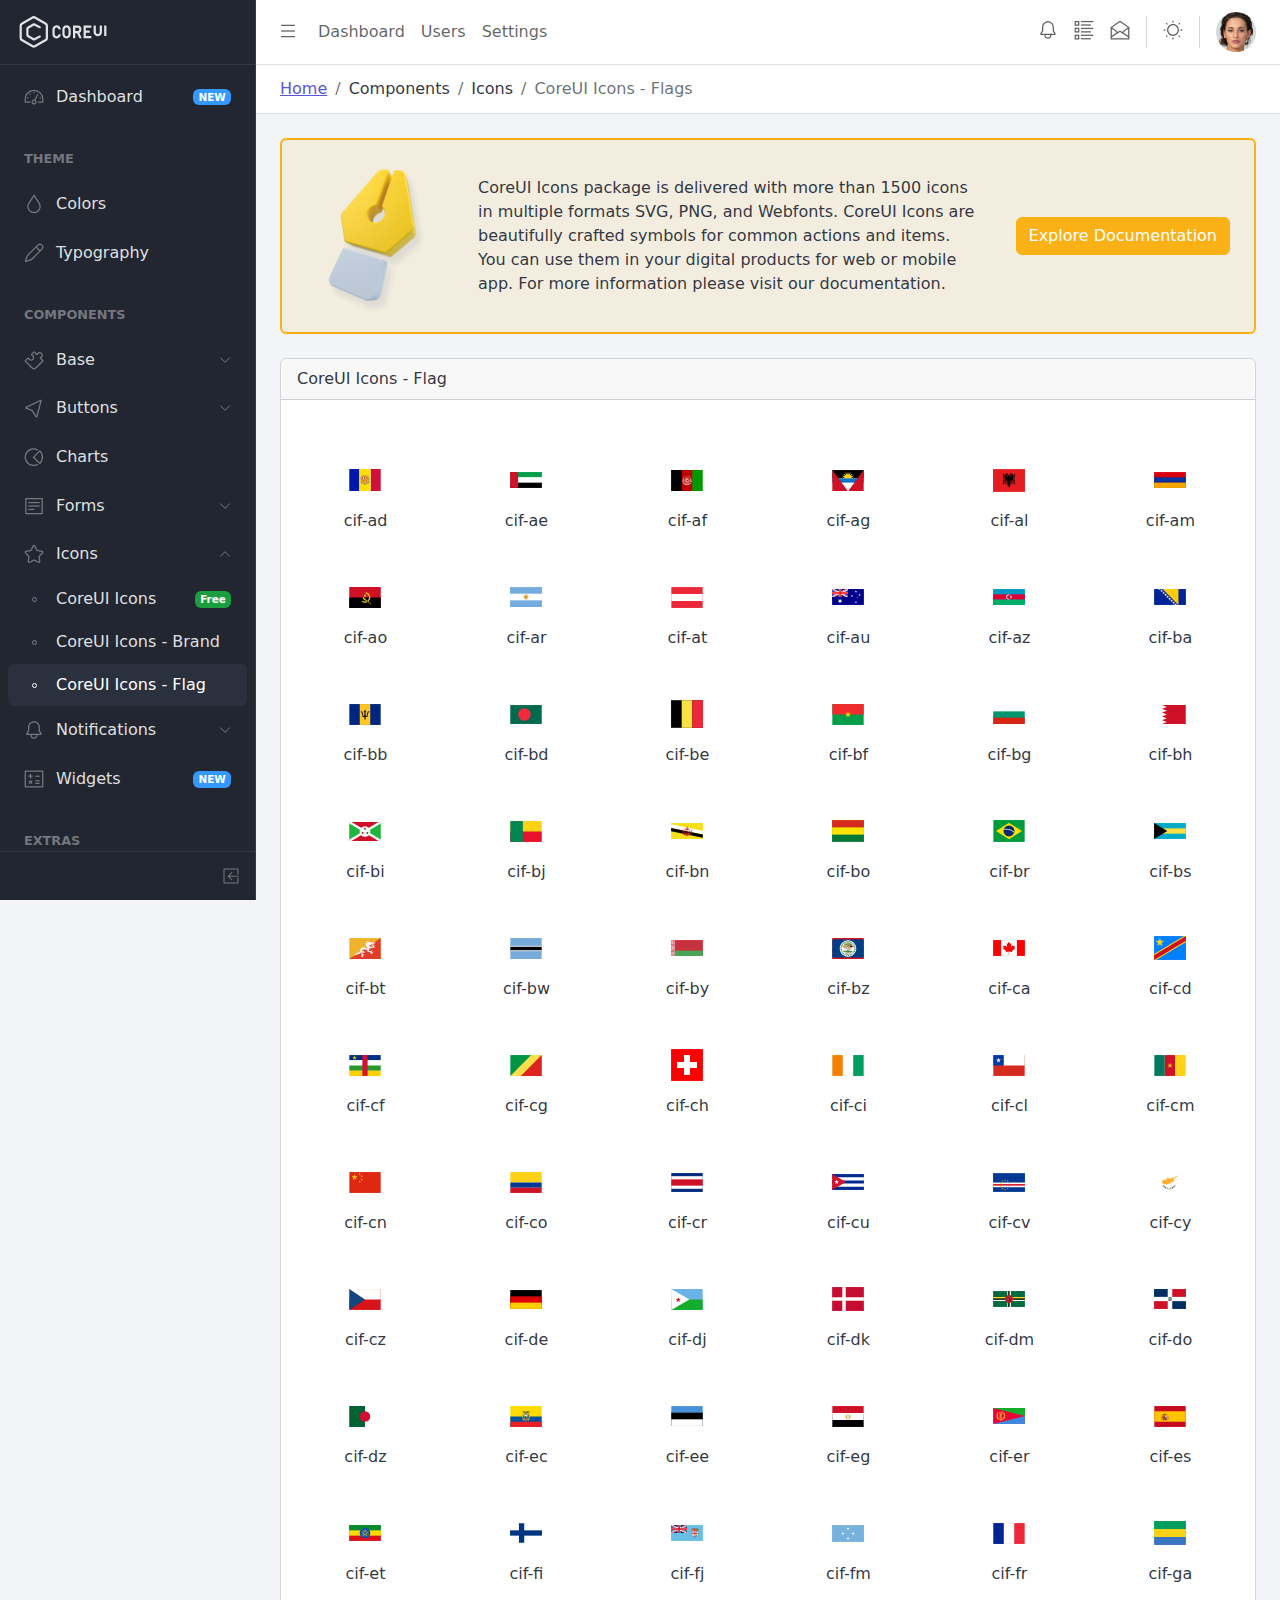
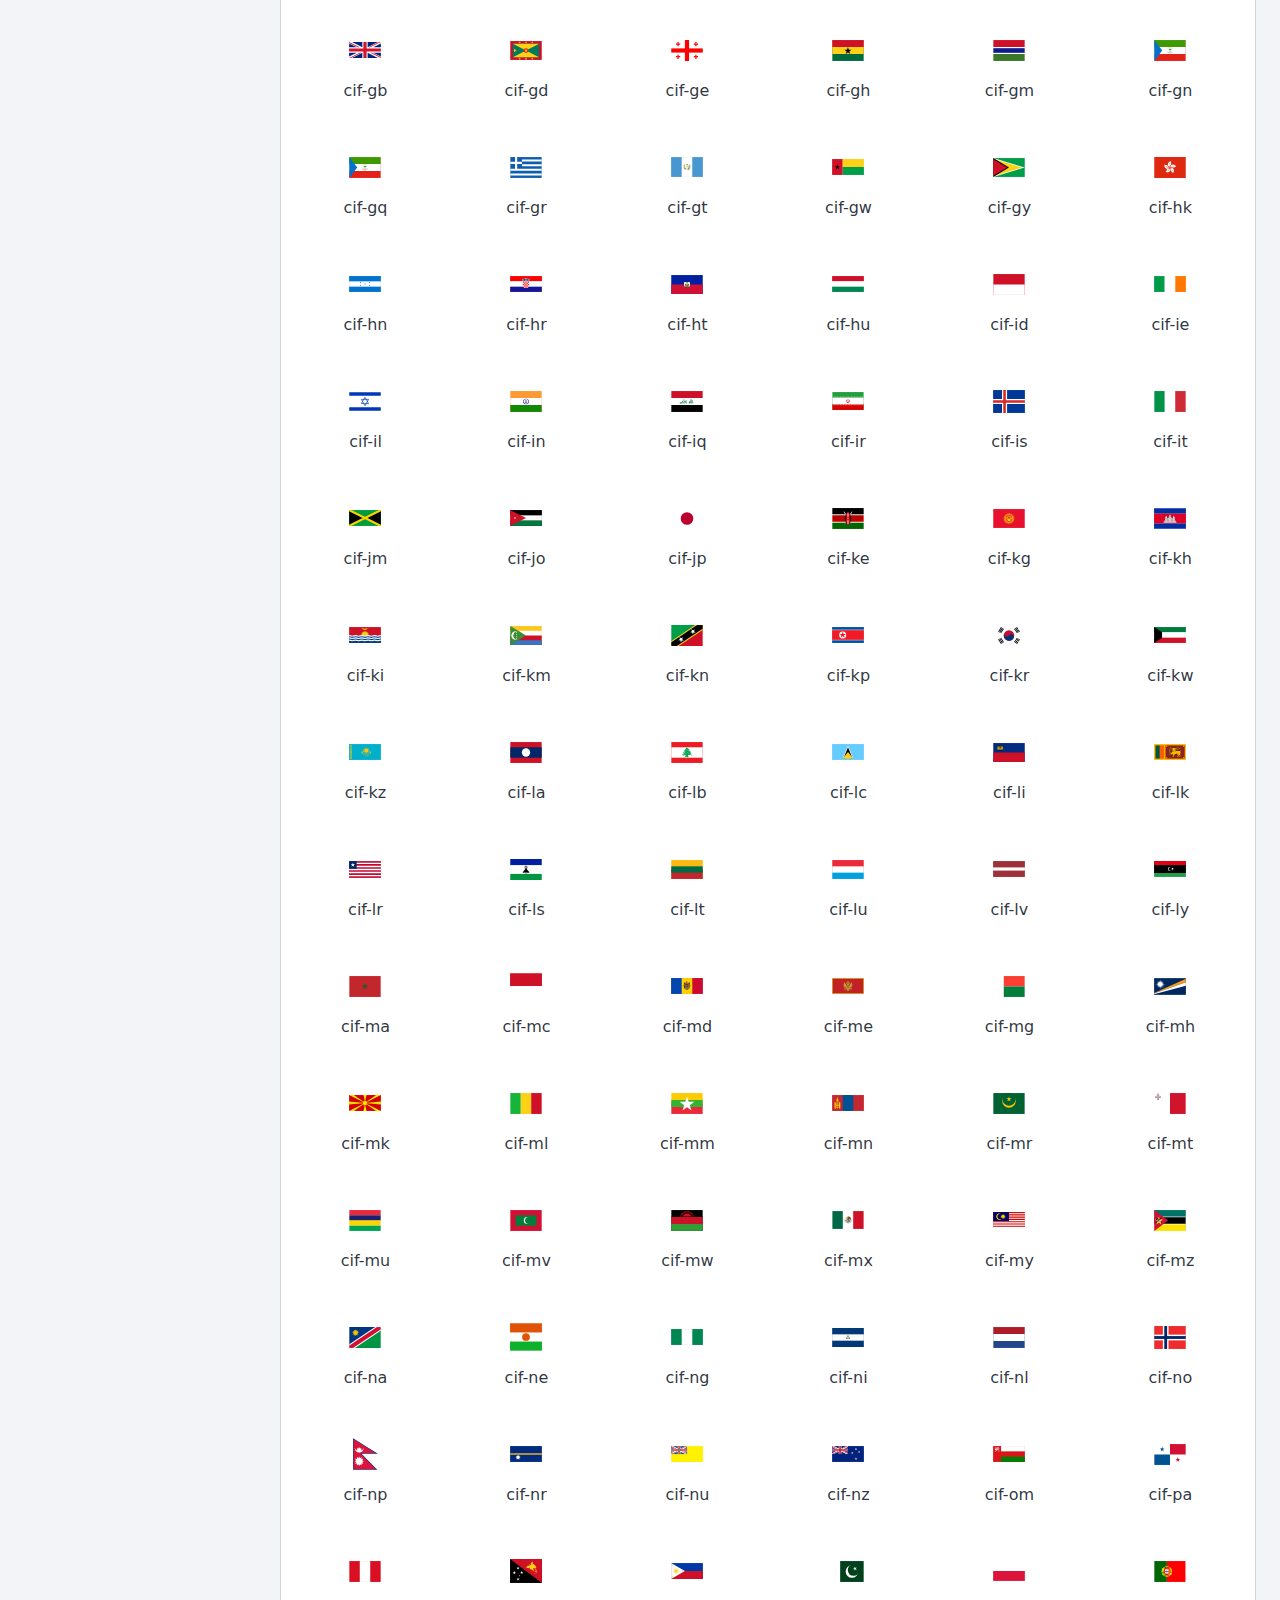
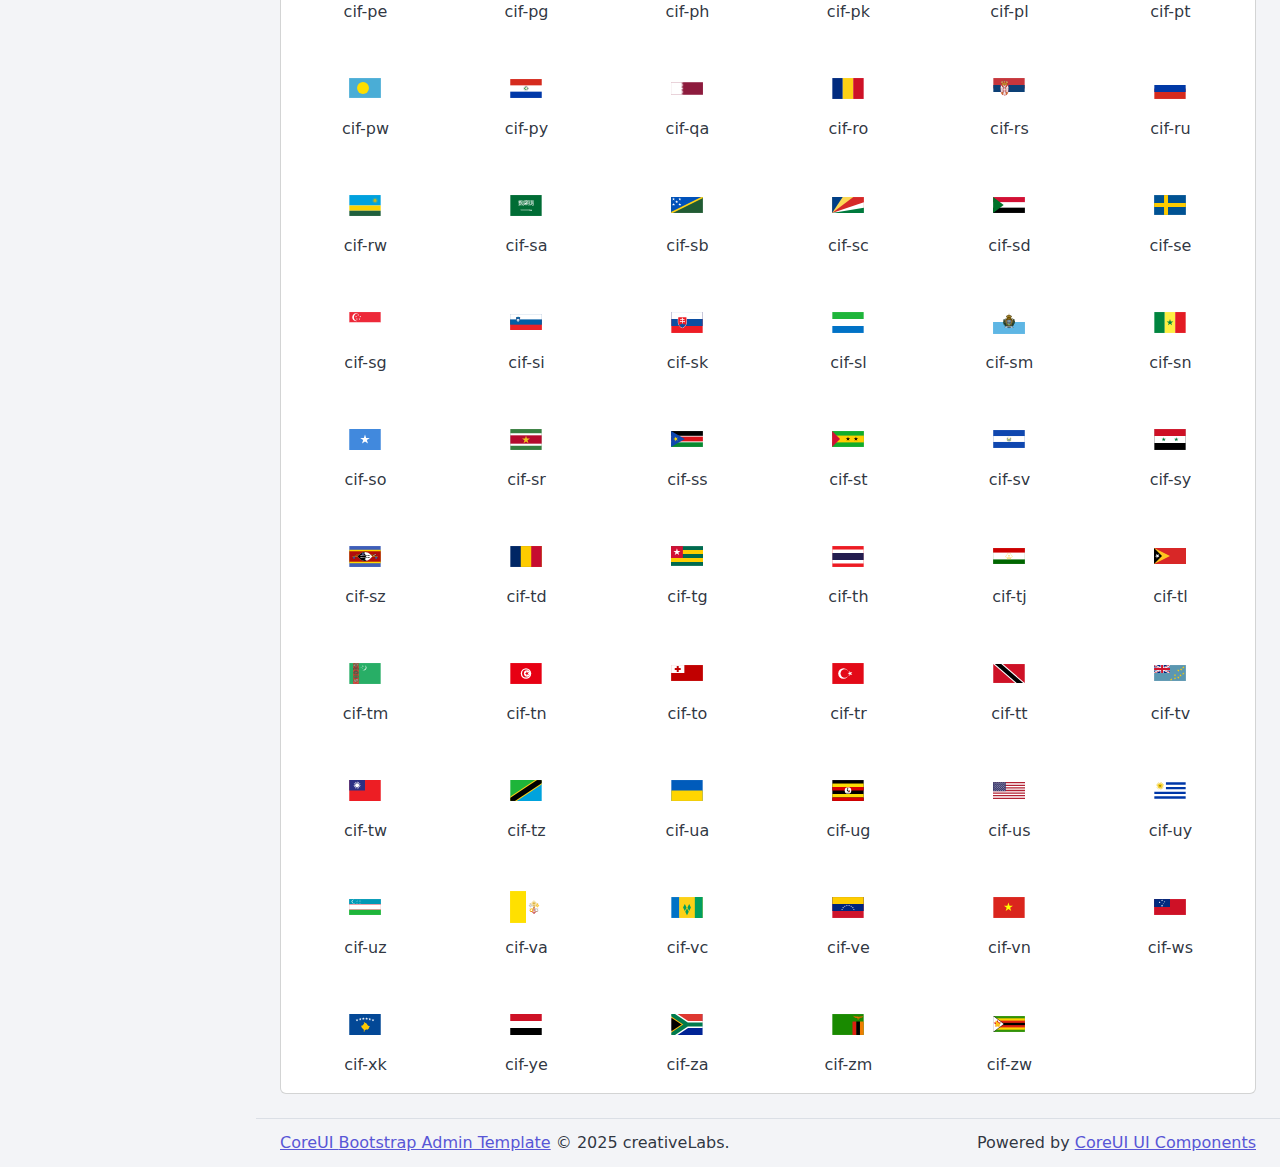
<file: src/main/resources/static/icons/coreui-icons-flag.html>
<!DOCTYPE html><!--
* CoreUI - Free Bootstrap Admin Template
* @version v5.3.0
* @link https://coreui.io/product/free-bootstrap-admin-template/
* Copyright (c) 2025 creativeLabs Łukasz Holeczek
* Licensed under MIT (https://github.com/coreui/coreui-free-bootstrap-admin-template/blob/main/LICENSE)
-->
<html lang="en">
  <head>
    <base href="./../">
    <meta charset="utf-8">
    <meta http-equiv="X-UA-Compatible" content="IE=edge">
    <meta name="viewport" content="width=device-width, initial-scale=1.0, shrink-to-fit=no">
    <meta name="description" content="CoreUI - Open Source Bootstrap Admin Template">
    <meta name="author" content="Łukasz Holeczek">
    <meta name="keyword" content="Bootstrap,Admin,Template,Open,Source,jQuery,CSS,HTML,RWD,Dashboard">
    <title>CoreUI Free Bootstrap Admin Template</title>
    <link rel="apple-touch-icon" sizes="57x57" href="assets/favicon/apple-icon-57x57.png">
    <link rel="apple-touch-icon" sizes="60x60" href="assets/favicon/apple-icon-60x60.png">
    <link rel="apple-touch-icon" sizes="72x72" href="assets/favicon/apple-icon-72x72.png">
    <link rel="apple-touch-icon" sizes="76x76" href="assets/favicon/apple-icon-76x76.png">
    <link rel="apple-touch-icon" sizes="114x114" href="assets/favicon/apple-icon-114x114.png">
    <link rel="apple-touch-icon" sizes="120x120" href="assets/favicon/apple-icon-120x120.png">
    <link rel="apple-touch-icon" sizes="144x144" href="assets/favicon/apple-icon-144x144.png">
    <link rel="apple-touch-icon" sizes="152x152" href="assets/favicon/apple-icon-152x152.png">
    <link rel="apple-touch-icon" sizes="180x180" href="assets/favicon/apple-icon-180x180.png">
    <link rel="icon" type="image/png" sizes="192x192" href="assets/favicon/android-icon-192x192.png">
    <link rel="icon" type="image/png" sizes="32x32" href="assets/favicon/favicon-32x32.png">
    <link rel="icon" type="image/png" sizes="96x96" href="assets/favicon/favicon-96x96.png">
    <link rel="icon" type="image/png" sizes="16x16" href="assets/favicon/favicon-16x16.png">
    <link rel="manifest" href="assets/favicon/manifest.json">
    <meta name="msapplication-TileColor" content="#ffffff">
    <meta name="msapplication-TileImage" content="assets/favicon/ms-icon-144x144.png">
    <meta name="theme-color" content="#ffffff">
    <!-- Vendors styles-->
    <link rel="stylesheet" href="vendors/simplebar/css/simplebar.css">
    <link rel="stylesheet" href="css/vendors/simplebar.css">
    <!-- Main styles for this application-->
    <link href="css/style.css" rel="stylesheet">
    <!-- We use those styles to show code examples, you should remove them in your application.-->
    <link href="css/examples.css" rel="stylesheet">
    <script src="js/config.js"></script>
    <script src="js/color-modes.js"></script>
    <link href="vendors/@coreui/icons/css/flag.min.css" rel="stylesheet">
  </head>
  <body>
    <div class="sidebar sidebar-dark sidebar-fixed border-end" id="sidebar">
      <div class="sidebar-header border-bottom">
        <div class="sidebar-brand">
          <svg class="sidebar-brand-full" width="88" height="32" alt="CoreUI Logo">
            <use xlink:href="assets/brand/coreui.svg#full"></use>
          </svg>
          <svg class="sidebar-brand-narrow" width="32" height="32" alt="CoreUI Logo">
            <use xlink:href="assets/brand/coreui.svg#signet"></use>
          </svg>
        </div>
        <button class="btn-close d-lg-none" type="button" data-coreui-theme="dark" aria-label="Close" onclick="coreui.Sidebar.getInstance(document.querySelector(&quot;#sidebar&quot;)).toggle()"></button>
      </div>
      <ul class="sidebar-nav" data-coreui="navigation" data-simplebar="">
        <li class="nav-item"><a class="nav-link" href="index.html">
            <svg class="nav-icon">
              <use xlink:href="vendors/@coreui/icons/svg/free.svg#cil-speedometer"></use>
            </svg> Dashboard<span class="badge badge-sm bg-info ms-auto">NEW</span></a></li>
        <li class="nav-title">Theme</li>
        <li class="nav-item"><a class="nav-link" href="colors.html">
            <svg class="nav-icon">
              <use xlink:href="vendors/@coreui/icons/svg/free.svg#cil-drop"></use>
            </svg> Colors</a></li>
        <li class="nav-item"><a class="nav-link" href="typography.html">
            <svg class="nav-icon">
              <use xlink:href="vendors/@coreui/icons/svg/free.svg#cil-pencil"></use>
            </svg> Typography</a></li>
        <li class="nav-title">Components</li>
        <li class="nav-group"><a class="nav-link nav-group-toggle" href="#">
            <svg class="nav-icon">
              <use xlink:href="vendors/@coreui/icons/svg/free.svg#cil-puzzle"></use>
            </svg> Base</a>
          <ul class="nav-group-items compact">
            <li class="nav-item"><a class="nav-link" href="base/accordion.html"><span class="nav-icon"><span class="nav-icon-bullet"></span></span> Accordion</a></li>
            <li class="nav-item"><a class="nav-link" href="base/breadcrumb.html"><span class="nav-icon"><span class="nav-icon-bullet"></span></span> Breadcrumb</a></li>
            <li class="nav-item"><a class="nav-link" href="https://coreui.io/bootstrap/docs/components/calendar/" target="_blank"><span class="nav-icon"><span class="nav-icon-bullet"></span></span> Calendar
                <svg class="icon icon-sm ms-2">
                  <use xlink:href="vendors/@coreui/icons/svg/free.svg#cil-external-link"></use>
                </svg><span class="badge badge-sm bg-danger ms-auto">PRO</span></a></li>
            <li class="nav-item"><a class="nav-link" href="base/cards.html"><span class="nav-icon"><span class="nav-icon-bullet"></span></span> Cards</a></li>
            <li class="nav-item"><a class="nav-link" href="base/carousel.html"><span class="nav-icon"><span class="nav-icon-bullet"></span></span> Carousel</a></li>
            <li class="nav-item"><a class="nav-link" href="base/collapse.html"><span class="nav-icon"><span class="nav-icon-bullet"></span></span> Collapse</a></li>
            <li class="nav-item"><a class="nav-link" href="base/list-group.html"><span class="nav-icon"><span class="nav-icon-bullet"></span></span> List group</a></li>
            <li class="nav-item"><a class="nav-link" href="base/navs-tabs.html"><span class="nav-icon"><span class="nav-icon-bullet"></span></span> Navs &amp; Tabs</a></li>
            <li class="nav-item"><a class="nav-link" href="base/pagination.html"><span class="nav-icon"><span class="nav-icon-bullet"></span></span> Pagination</a></li>
            <li class="nav-item"><a class="nav-link" href="base/placeholders.html"><span class="nav-icon"><span class="nav-icon-bullet"></span></span> Placeholders</a></li>
            <li class="nav-item"><a class="nav-link" href="base/popovers.html"><span class="nav-icon"><span class="nav-icon-bullet"></span></span> Popovers</a></li>
            <li class="nav-item"><a class="nav-link" href="base/progress.html"><span class="nav-icon"><span class="nav-icon-bullet"></span></span> Progress</a></li>
            <li class="nav-item"><a class="nav-link" href="base/spinners.html"><span class="nav-icon"><span class="nav-icon-bullet"></span></span> Spinners</a></li>
            <li class="nav-item"><a class="nav-link" href="base/tables.html"><span class="nav-icon"><span class="nav-icon-bullet"></span></span> Tables</a></li>
            <li class="nav-item"><a class="nav-link" href="base/tooltips.html"><span class="nav-icon"><span class="nav-icon-bullet"></span></span> Tooltips</a></li>
          </ul>
        </li>
        <li class="nav-group"><a class="nav-link nav-group-toggle" href="#">
            <svg class="nav-icon">
              <use xlink:href="vendors/@coreui/icons/svg/free.svg#cil-cursor"></use>
            </svg> Buttons</a>
          <ul class="nav-group-items compact">
            <li class="nav-item"><a class="nav-link" href="buttons/buttons.html"><span class="nav-icon"><span class="nav-icon-bullet"></span></span> Buttons</a></li>
            <li class="nav-item"><a class="nav-link" href="buttons/button-group.html"><span class="nav-icon"><span class="nav-icon-bullet"></span></span> Buttons Group</a></li>
            <li class="nav-item"><a class="nav-link" href="buttons/dropdowns.html"><span class="nav-icon"><span class="nav-icon-bullet"></span></span> Dropdowns</a></li>
            <li class="nav-item"><a class="nav-link" href="https://coreui.io/bootstrap/docs/components/loading-buttons/" target="_blank"><span class="nav-icon"><span class="nav-icon-bullet"></span></span> Loading Buttons
                <svg class="icon icon-sm ms-2">
                  <use xlink:href="vendors/@coreui/icons/svg/free.svg#cil-external-link"></use>
                </svg><span class="badge badge-sm bg-danger ms-auto">PRO</span></a></li>
          </ul>
        </li>
        <li class="nav-item"><a class="nav-link" href="charts.html">
            <svg class="nav-icon">
              <use xlink:href="vendors/@coreui/icons/svg/free.svg#cil-chart-pie"></use>
            </svg> Charts</a></li>
        <li class="nav-group"><a class="nav-link nav-group-toggle" href="#">
            <svg class="nav-icon">
              <use xlink:href="vendors/@coreui/icons/svg/free.svg#cil-notes"></use>
            </svg> Forms</a>
          <ul class="nav-group-items compact">
            <li class="nav-item"><a class="nav-link" href="https://coreui.io/bootstrap/docs/forms/autocomplete/" target="_blank"><span class="nav-icon"><span class="nav-icon-bullet"></span></span> Autocomplete
                <svg class="icon icon-sm ms-2">
                  <use xlink:href="vendors/@coreui/icons/svg/free.svg#cil-external-link"></use>
                </svg><span class="badge badge-sm bg-danger ms-auto">PRO</span></a></li>
            <li class="nav-item"><a class="nav-link" href="forms/checks-radios.html"><span class="nav-icon"><span class="nav-icon-bullet"></span></span> Checks and radios</a></li>
            <li class="nav-item"><a class="nav-link" href="https://coreui.io/bootstrap/docs/forms/date-picker/" target="_blank"><span class="nav-icon"><span class="nav-icon-bullet"></span></span> Date Picker
                <svg class="icon icon-sm ms-2">
                  <use xlink:href="vendors/@coreui/icons/svg/free.svg#cil-external-link"></use>
                </svg><span class="badge badge-sm bg-danger ms-auto">PRO</span></a></li>
            <li class="nav-item"><a class="nav-link" href="https://coreui.io/bootstrap/docs/forms/date-range-picker/" target="_blank"><span class="nav-icon"><span class="nav-icon-bullet"></span></span> Date Range Picker<span class="badge badge-sm bg-danger ms-auto">PRO</span></a></li>
            <li class="nav-item"><a class="nav-link" href="forms/floating-labels.html"><span class="nav-icon"><span class="nav-icon-bullet"></span></span> Floating labels</a></li>
            <li class="nav-item"><a class="nav-link" href="forms/form-control.html"><span class="nav-icon"><span class="nav-icon-bullet"></span></span> Form Control</a></li>
            <li class="nav-item"><a class="nav-link" href="forms/input-group.html"><span class="nav-icon"><span class="nav-icon-bullet"></span></span> Input group</a></li>
            <li class="nav-item"><a class="nav-link" href="https://coreui.io/bootstrap/docs/forms/multi-select/" target="_blank"><span class="nav-icon"><span class="nav-icon-bullet"></span></span> Multi Select
                <svg class="icon icon-sm ms-2">
                  <use xlink:href="vendors/@coreui/icons/svg/free.svg#cil-external-link"></use>
                </svg><span class="badge badge-sm bg-danger ms-auto">PRO</span></a></li>
            <li class="nav-item"><a class="nav-link" href="forms/range.html"><span class="nav-icon"><span class="nav-icon-bullet"></span></span> Range</a></li>
            <li class="nav-item"><a class="nav-link" href="https://coreui.io/bootstrap/docs/forms/range-slider/" target="_blank"><span class="nav-icon"><span class="nav-icon-bullet"></span></span> Range Slider
                <svg class="icon icon-sm ms-2">
                  <use xlink:href="vendors/@coreui/icons/svg/free.svg#cil-external-link"></use>
                </svg><span class="badge badge-sm bg-danger ms-auto">PRO</span></a></li>
            <li class="nav-item"><a class="nav-link" href="https://coreui.io/bootstrap/docs/forms/rating/" target="_blank"><span class="nav-icon"><span class="nav-icon-bullet"></span></span> Rating
                <svg class="icon icon-sm ms-2">
                  <use xlink:href="vendors/@coreui/icons/svg/free.svg#cil-external-link"></use>
                </svg><span class="badge badge-sm bg-danger ms-auto">PRO</span></a></li>
            <li class="nav-item"><a class="nav-link" href="forms/select.html"><span class="nav-icon"><span class="nav-icon-bullet"></span></span> Select</a></li>
            <li class="nav-item"><a class="nav-link" href="https://coreui.io/bootstrap/docs/forms/time-picker/" target="_blank"><span class="nav-icon"><span class="nav-icon-bullet"></span></span> Time Picker
                <svg class="icon icon-sm ms-2">
                  <use xlink:href="vendors/@coreui/icons/svg/free.svg#cil-external-link"></use>
                </svg><span class="badge badge-sm bg-danger ms-auto">PRO</span></a></li>
            <li class="nav-item"><a class="nav-link" href="forms/layout.html"><span class="nav-icon"><span class="nav-icon-bullet"></span></span> Layout</a></li>
            <li class="nav-item"><a class="nav-link" href="forms/validation.html"><span class="nav-icon"><span class="nav-icon-bullet"></span></span> Validation</a></li>
          </ul>
        </li>
        <li class="nav-group"><a class="nav-link nav-group-toggle" href="#">
            <svg class="nav-icon">
              <use xlink:href="vendors/@coreui/icons/svg/free.svg#cil-star"></use>
            </svg> Icons</a>
          <ul class="nav-group-items compact">
            <li class="nav-item"><a class="nav-link" href="icons/coreui-icons-free.html"><span class="nav-icon"><span class="nav-icon-bullet"></span></span> CoreUI Icons<span class="badge badge-sm bg-success ms-auto">Free</span></a></li>
            <li class="nav-item"><a class="nav-link" href="icons/coreui-icons-brand.html"><span class="nav-icon"><span class="nav-icon-bullet"></span></span> CoreUI Icons - Brand</a></li>
            <li class="nav-item"><a class="nav-link" href="icons/coreui-icons-flag.html"><span class="nav-icon"><span class="nav-icon-bullet"></span></span> CoreUI Icons - Flag</a></li>
          </ul>
        </li>
        <li class="nav-group"><a class="nav-link nav-group-toggle" href="#">
            <svg class="nav-icon">
              <use xlink:href="vendors/@coreui/icons/svg/free.svg#cil-bell"></use>
            </svg> Notifications</a>
          <ul class="nav-group-items compact">
            <li class="nav-item"><a class="nav-link" href="notifications/alerts.html"><span class="nav-icon"><span class="nav-icon-bullet"></span></span> Alerts</a></li>
            <li class="nav-item"><a class="nav-link" href="notifications/badge.html"><span class="nav-icon"><span class="nav-icon-bullet"></span></span> Badge</a></li>
            <li class="nav-item"><a class="nav-link" href="notifications/modals.html"><span class="nav-icon"><span class="nav-icon-bullet"></span></span> Modals</a></li>
            <li class="nav-item"><a class="nav-link" href="notifications/toasts.html"><span class="nav-icon"><span class="nav-icon-bullet"></span></span> Toasts</a></li>
          </ul>
        </li>
        <li class="nav-item"><a class="nav-link" href="widgets.html">
            <svg class="nav-icon">
              <use xlink:href="vendors/@coreui/icons/svg/free.svg#cil-calculator"></use>
            </svg> Widgets<span class="badge badge-sm bg-info ms-auto">NEW</span></a></li>
        <li class="nav-divider"></li>
        <li class="nav-title">Extras</li>
        <li class="nav-group"><a class="nav-link nav-group-toggle" href="#">
            <svg class="nav-icon">
              <use xlink:href="vendors/@coreui/icons/svg/free.svg#cil-star"></use>
            </svg> Pages</a>
          <ul class="nav-group-items compact">
            <li class="nav-item"><a class="nav-link" href="login.html" target="_top">
                <svg class="nav-icon">
                  <use xlink:href="vendors/@coreui/icons/svg/free.svg#cil-account-logout"></use>
                </svg> Login</a></li>
            <li class="nav-item"><a class="nav-link" href="register.html" target="_top">
                <svg class="nav-icon">
                  <use xlink:href="vendors/@coreui/icons/svg/free.svg#cil-account-logout"></use>
                </svg> Register</a></li>
            <li class="nav-item"><a class="nav-link" href="404.html" target="_top">
                <svg class="nav-icon">
                  <use xlink:href="vendors/@coreui/icons/svg/free.svg#cil-bug"></use>
                </svg> Error 404</a></li>
            <li class="nav-item"><a class="nav-link" href="500.html" target="_top">
                <svg class="nav-icon">
                  <use xlink:href="vendors/@coreui/icons/svg/free.svg#cil-bug"></use>
                </svg> Error 500</a></li>
          </ul>
        </li>
        <li class="nav-item mt-auto"><a class="nav-link" href="https://coreui.io/bootstrap/docs/templates/installation/" target="_blank">
            <svg class="nav-icon">
              <use xlink:href="vendors/@coreui/icons/svg/free.svg#cil-description"></use>
            </svg> Docs</a></li>
        <li class="nav-item"><a class="nav-link text-primary fw-semibold" href="https://coreui.io/product/bootstrap-dashboard-template/" target="_top">
            <svg class="nav-icon text-primary">
              <use xlink:href="vendors/@coreui/icons/svg/free.svg#cil-layers"></use>
            </svg> Try CoreUI PRO</a></li>
      </ul>
      <div class="sidebar-footer border-top d-none d-md-flex">
        <button class="sidebar-toggler" type="button" data-coreui-toggle="unfoldable"></button>
      </div>
    </div>
    <div class="wrapper d-flex flex-column min-vh-100">
      <header class="header header-sticky p-0 mb-4">
        <div class="container-fluid border-bottom px-4">
          <button class="header-toggler" type="button" onclick="coreui.Sidebar.getInstance(document.querySelector('#sidebar')).toggle()" style="margin-inline-start: -14px;">
            <svg class="icon icon-lg">
              <use xlink:href="vendors/@coreui/icons/svg/free.svg#cil-menu"></use>
            </svg>
          </button>
          <ul class="header-nav d-none d-lg-flex">
            <li class="nav-item"><a class="nav-link" href="#">Dashboard</a></li>
            <li class="nav-item"><a class="nav-link" href="#">Users</a></li>
            <li class="nav-item"><a class="nav-link" href="#">Settings</a></li>
          </ul>
          <ul class="header-nav ms-auto">
            <li class="nav-item"><a class="nav-link" href="#">
                <svg class="icon icon-lg">
                  <use xlink:href="vendors/@coreui/icons/svg/free.svg#cil-bell"></use>
                </svg></a></li>
            <li class="nav-item"><a class="nav-link" href="#">
                <svg class="icon icon-lg">
                  <use xlink:href="vendors/@coreui/icons/svg/free.svg#cil-list-rich"></use>
                </svg></a></li>
            <li class="nav-item"><a class="nav-link" href="#">
                <svg class="icon icon-lg">
                  <use xlink:href="vendors/@coreui/icons/svg/free.svg#cil-envelope-open"></use>
                </svg></a></li>
          </ul>
          <ul class="header-nav">
            <li class="nav-item py-1">
              <div class="vr h-100 mx-2 text-body text-opacity-75"></div>
            </li>
            <li class="nav-item dropdown">
              <button class="btn btn-link nav-link py-2 px-2 d-flex align-items-center" type="button" aria-expanded="false" data-coreui-toggle="dropdown">
                <svg class="icon icon-lg theme-icon-active">
                  <use xlink:href="vendors/@coreui/icons/svg/free.svg#cil-contrast"></use>
                </svg>
              </button>
              <ul class="dropdown-menu dropdown-menu-end" style="--cui-dropdown-min-width: 8rem;">
                <li>
                  <button class="dropdown-item d-flex align-items-center" type="button" data-coreui-theme-value="light">
                    <svg class="icon icon-lg me-3">
                      <use xlink:href="vendors/@coreui/icons/svg/free.svg#cil-sun"></use>
                    </svg>Light
                  </button>
                </li>
                <li>
                  <button class="dropdown-item d-flex align-items-center" type="button" data-coreui-theme-value="dark">
                    <svg class="icon icon-lg me-3">
                      <use xlink:href="vendors/@coreui/icons/svg/free.svg#cil-moon"></use>
                    </svg>Dark
                  </button>
                </li>
                <li>
                  <button class="dropdown-item d-flex align-items-center active" type="button" data-coreui-theme-value="auto">
                    <svg class="icon icon-lg me-3">
                      <use xlink:href="vendors/@coreui/icons/svg/free.svg#cil-contrast"></use>
                    </svg>Auto
                  </button>
                </li>
              </ul>
            </li>
            <li class="nav-item py-1">
              <div class="vr h-100 mx-2 text-body text-opacity-75"></div>
            </li>
            <li class="nav-item dropdown"><a class="nav-link py-0 pe-0" data-coreui-toggle="dropdown" href="#" role="button" aria-haspopup="true" aria-expanded="false">
                <div class="avatar avatar-md"><img class="avatar-img" src="assets/img/avatars/8.jpg" alt="user@email.com"></div>
              </a>
              <div class="dropdown-menu dropdown-menu-end pt-0">
                <div class="dropdown-header bg-body-tertiary text-body-secondary fw-semibold rounded-top mb-2">Account</div><a class="dropdown-item" href="#">
                  <svg class="icon me-2">
                    <use xlink:href="vendors/@coreui/icons/svg/free.svg#cil-bell"></use>
                  </svg> Updates<span class="badge badge-sm bg-info ms-2">42</span></a><a class="dropdown-item" href="#">
                  <svg class="icon me-2">
                    <use xlink:href="vendors/@coreui/icons/svg/free.svg#cil-envelope-open"></use>
                  </svg> Messages<span class="badge badge-sm bg-success ms-2">42</span></a><a class="dropdown-item" href="#">
                  <svg class="icon me-2">
                    <use xlink:href="vendors/@coreui/icons/svg/free.svg#cil-task"></use>
                  </svg> Tasks<span class="badge badge-sm bg-danger ms-2">42</span></a><a class="dropdown-item" href="#">
                  <svg class="icon me-2">
                    <use xlink:href="vendors/@coreui/icons/svg/free.svg#cil-comment-square"></use>
                  </svg> Comments<span class="badge badge-sm bg-warning ms-2">42</span></a>
                <div class="dropdown-header bg-body-tertiary text-body-secondary fw-semibold my-2">
                  <div class="fw-semibold">Settings</div>
                </div><a class="dropdown-item" href="#">
                  <svg class="icon me-2">
                    <use xlink:href="vendors/@coreui/icons/svg/free.svg#cil-user"></use>
                  </svg> Profile</a><a class="dropdown-item" href="#">
                  <svg class="icon me-2">
                    <use xlink:href="vendors/@coreui/icons/svg/free.svg#cil-settings"></use>
                  </svg> Settings</a><a class="dropdown-item" href="#">
                  <svg class="icon me-2">
                    <use xlink:href="vendors/@coreui/icons/svg/free.svg#cil-credit-card"></use>
                  </svg> Payments<span class="badge badge-sm bg-secondary ms-2">42</span></a><a class="dropdown-item" href="#">
                  <svg class="icon me-2">
                    <use xlink:href="vendors/@coreui/icons/svg/free.svg#cil-file"></use>
                  </svg> Projects<span class="badge badge-sm bg-primary ms-2">42</span></a>
                <div class="dropdown-divider"></div><a class="dropdown-item" href="#">
                  <svg class="icon me-2">
                    <use xlink:href="vendors/@coreui/icons/svg/free.svg#cil-lock-locked"></use>
                  </svg> Lock Account</a><a class="dropdown-item" href="#">
                  <svg class="icon me-2">
                    <use xlink:href="vendors/@coreui/icons/svg/free.svg#cil-account-logout"></use>
                  </svg> Logout</a>
              </div>
            </li>
          </ul>
        </div>
        <div class="container-fluid px-4">
          <nav aria-label="breadcrumb">
            <ol class="breadcrumb my-0">
              <li class="breadcrumb-item"><a href="#">Home</a>
              </li>
              <li class="breadcrumb-item"><span>Components</span>
              </li>
              <li class="breadcrumb-item"><span>Icons</span>
              </li>
              <li class="breadcrumb-item active"><span>CoreUI Icons - Flags</span>
              </li>
            </ol>
          </nav>
        </div>
      </header>
      <div class="body flex-grow-1">
        <div class="container-lg px-4">
          <div class="bg-warning bg-opacity-10 border border-2 border-warning rounded mb-4">
            <div class="row d-flex align-items-center p-3 px-xl-4 flex-xl-nowrap">
              <div class="col-xl-auto col-12 d-none d-xl-block p-0"><img class="img-fluid" src="assets/img/icons.webp" width="160px" height="160px" alt="CoreUI Icons"></div>
              <div class="col-md col-12 px-lg-4">
                CoreUI Icons package is delivered with more than 1500 icons in multiple formats SVG, PNG,
                and Webfonts. CoreUI Icons are beautifully crafted symbols for common actions and items. You
                can use them in your digital products for web or mobile app. For more information please
                visit our documentation.
              </div>
              <div class="col-md-auto col-12 mt-3 mt-lg-0"><a class="btn btn-warning text-nowrap text-white" href="https://coreui.io/bootstrap/docs/icons/" target="_blank" rel="noopener noreferrer">Explore Documentation</a></div>
            </div>
          </div>
          <div class="card mb-4">
            <div class="card-header"> CoreUI Icons - Flag</div>
            <div class="card-body">
              <div class="row text-center">
                <div class="col-6 col-sm-4 col-md-2"><i class="icon icon-xxl mt-5 mb-2 cif-ad"></i>
                  <div>cif-ad</div>
                </div>
                <div class="col-6 col-sm-4 col-md-2"><i class="icon icon-xxl mt-5 mb-2 cif-ae"></i>
                  <div>cif-ae</div>
                </div>
                <div class="col-6 col-sm-4 col-md-2"><i class="icon icon-xxl mt-5 mb-2 cif-af"></i>
                  <div>cif-af</div>
                </div>
                <div class="col-6 col-sm-4 col-md-2"><i class="icon icon-xxl mt-5 mb-2 cif-ag"></i>
                  <div>cif-ag</div>
                </div>
                <div class="col-6 col-sm-4 col-md-2"><i class="icon icon-xxl mt-5 mb-2 cif-al"></i>
                  <div>cif-al</div>
                </div>
                <div class="col-6 col-sm-4 col-md-2"><i class="icon icon-xxl mt-5 mb-2 cif-am"></i>
                  <div>cif-am</div>
                </div>
                <div class="col-6 col-sm-4 col-md-2"><i class="icon icon-xxl mt-5 mb-2 cif-ao"></i>
                  <div>cif-ao</div>
                </div>
                <div class="col-6 col-sm-4 col-md-2"><i class="icon icon-xxl mt-5 mb-2 cif-ar"></i>
                  <div>cif-ar</div>
                </div>
                <div class="col-6 col-sm-4 col-md-2"><i class="icon icon-xxl mt-5 mb-2 cif-at"></i>
                  <div>cif-at</div>
                </div>
                <div class="col-6 col-sm-4 col-md-2"><i class="icon icon-xxl mt-5 mb-2 cif-au"></i>
                  <div>cif-au</div>
                </div>
                <div class="col-6 col-sm-4 col-md-2"><i class="icon icon-xxl mt-5 mb-2 cif-az"></i>
                  <div>cif-az</div>
                </div>
                <div class="col-6 col-sm-4 col-md-2"><i class="icon icon-xxl mt-5 mb-2 cif-ba"></i>
                  <div>cif-ba</div>
                </div>
                <div class="col-6 col-sm-4 col-md-2"><i class="icon icon-xxl mt-5 mb-2 cif-bb"></i>
                  <div>cif-bb</div>
                </div>
                <div class="col-6 col-sm-4 col-md-2"><i class="icon icon-xxl mt-5 mb-2 cif-bd"></i>
                  <div>cif-bd</div>
                </div>
                <div class="col-6 col-sm-4 col-md-2"><i class="icon icon-xxl mt-5 mb-2 cif-be"></i>
                  <div>cif-be</div>
                </div>
                <div class="col-6 col-sm-4 col-md-2"><i class="icon icon-xxl mt-5 mb-2 cif-bf"></i>
                  <div>cif-bf</div>
                </div>
                <div class="col-6 col-sm-4 col-md-2"><i class="icon icon-xxl mt-5 mb-2 cif-bg"></i>
                  <div>cif-bg</div>
                </div>
                <div class="col-6 col-sm-4 col-md-2"><i class="icon icon-xxl mt-5 mb-2 cif-bh"></i>
                  <div>cif-bh</div>
                </div>
                <div class="col-6 col-sm-4 col-md-2"><i class="icon icon-xxl mt-5 mb-2 cif-bi"></i>
                  <div>cif-bi</div>
                </div>
                <div class="col-6 col-sm-4 col-md-2"><i class="icon icon-xxl mt-5 mb-2 cif-bj"></i>
                  <div>cif-bj</div>
                </div>
                <div class="col-6 col-sm-4 col-md-2"><i class="icon icon-xxl mt-5 mb-2 cif-bn"></i>
                  <div>cif-bn</div>
                </div>
                <div class="col-6 col-sm-4 col-md-2"><i class="icon icon-xxl mt-5 mb-2 cif-bo"></i>
                  <div>cif-bo</div>
                </div>
                <div class="col-6 col-sm-4 col-md-2"><i class="icon icon-xxl mt-5 mb-2 cif-br"></i>
                  <div>cif-br</div>
                </div>
                <div class="col-6 col-sm-4 col-md-2"><i class="icon icon-xxl mt-5 mb-2 cif-bs"></i>
                  <div>cif-bs</div>
                </div>
                <div class="col-6 col-sm-4 col-md-2"><i class="icon icon-xxl mt-5 mb-2 cif-bt"></i>
                  <div>cif-bt</div>
                </div>
                <div class="col-6 col-sm-4 col-md-2"><i class="icon icon-xxl mt-5 mb-2 cif-bw"></i>
                  <div>cif-bw</div>
                </div>
                <div class="col-6 col-sm-4 col-md-2"><i class="icon icon-xxl mt-5 mb-2 cif-by"></i>
                  <div>cif-by</div>
                </div>
                <div class="col-6 col-sm-4 col-md-2"><i class="icon icon-xxl mt-5 mb-2 cif-bz"></i>
                  <div>cif-bz</div>
                </div>
                <div class="col-6 col-sm-4 col-md-2"><i class="icon icon-xxl mt-5 mb-2 cif-ca"></i>
                  <div>cif-ca</div>
                </div>
                <div class="col-6 col-sm-4 col-md-2"><i class="icon icon-xxl mt-5 mb-2 cif-cd"></i>
                  <div>cif-cd</div>
                </div>
                <div class="col-6 col-sm-4 col-md-2"><i class="icon icon-xxl mt-5 mb-2 cif-cf"></i>
                  <div>cif-cf</div>
                </div>
                <div class="col-6 col-sm-4 col-md-2"><i class="icon icon-xxl mt-5 mb-2 cif-cg"></i>
                  <div>cif-cg</div>
                </div>
                <div class="col-6 col-sm-4 col-md-2"><i class="icon icon-xxl mt-5 mb-2 cif-ch"></i>
                  <div>cif-ch</div>
                </div>
                <div class="col-6 col-sm-4 col-md-2"><i class="icon icon-xxl mt-5 mb-2 cif-ci"></i>
                  <div>cif-ci</div>
                </div>
                <div class="col-6 col-sm-4 col-md-2"><i class="icon icon-xxl mt-5 mb-2 cif-cl"></i>
                  <div>cif-cl</div>
                </div>
                <div class="col-6 col-sm-4 col-md-2"><i class="icon icon-xxl mt-5 mb-2 cif-cm"></i>
                  <div>cif-cm</div>
                </div>
                <div class="col-6 col-sm-4 col-md-2"><i class="icon icon-xxl mt-5 mb-2 cif-cn"></i>
                  <div>cif-cn</div>
                </div>
                <div class="col-6 col-sm-4 col-md-2"><i class="icon icon-xxl mt-5 mb-2 cif-co"></i>
                  <div>cif-co</div>
                </div>
                <div class="col-6 col-sm-4 col-md-2"><i class="icon icon-xxl mt-5 mb-2 cif-cr"></i>
                  <div>cif-cr</div>
                </div>
                <div class="col-6 col-sm-4 col-md-2"><i class="icon icon-xxl mt-5 mb-2 cif-cu"></i>
                  <div>cif-cu</div>
                </div>
                <div class="col-6 col-sm-4 col-md-2"><i class="icon icon-xxl mt-5 mb-2 cif-cv"></i>
                  <div>cif-cv</div>
                </div>
                <div class="col-6 col-sm-4 col-md-2"><i class="icon icon-xxl mt-5 mb-2 cif-cy"></i>
                  <div>cif-cy</div>
                </div>
                <div class="col-6 col-sm-4 col-md-2"><i class="icon icon-xxl mt-5 mb-2 cif-cz"></i>
                  <div>cif-cz</div>
                </div>
                <div class="col-6 col-sm-4 col-md-2"><i class="icon icon-xxl mt-5 mb-2 cif-de"></i>
                  <div>cif-de</div>
                </div>
                <div class="col-6 col-sm-4 col-md-2"><i class="icon icon-xxl mt-5 mb-2 cif-dj"></i>
                  <div>cif-dj</div>
                </div>
                <div class="col-6 col-sm-4 col-md-2"><i class="icon icon-xxl mt-5 mb-2 cif-dk"></i>
                  <div>cif-dk</div>
                </div>
                <div class="col-6 col-sm-4 col-md-2"><i class="icon icon-xxl mt-5 mb-2 cif-dm"></i>
                  <div>cif-dm</div>
                </div>
                <div class="col-6 col-sm-4 col-md-2"><i class="icon icon-xxl mt-5 mb-2 cif-do"></i>
                  <div>cif-do</div>
                </div>
                <div class="col-6 col-sm-4 col-md-2"><i class="icon icon-xxl mt-5 mb-2 cif-dz"></i>
                  <div>cif-dz</div>
                </div>
                <div class="col-6 col-sm-4 col-md-2"><i class="icon icon-xxl mt-5 mb-2 cif-ec"></i>
                  <div>cif-ec</div>
                </div>
                <div class="col-6 col-sm-4 col-md-2"><i class="icon icon-xxl mt-5 mb-2 cif-ee"></i>
                  <div>cif-ee</div>
                </div>
                <div class="col-6 col-sm-4 col-md-2"><i class="icon icon-xxl mt-5 mb-2 cif-eg"></i>
                  <div>cif-eg</div>
                </div>
                <div class="col-6 col-sm-4 col-md-2"><i class="icon icon-xxl mt-5 mb-2 cif-er"></i>
                  <div>cif-er</div>
                </div>
                <div class="col-6 col-sm-4 col-md-2"><i class="icon icon-xxl mt-5 mb-2 cif-es"></i>
                  <div>cif-es</div>
                </div>
                <div class="col-6 col-sm-4 col-md-2"><i class="icon icon-xxl mt-5 mb-2 cif-et"></i>
                  <div>cif-et</div>
                </div>
                <div class="col-6 col-sm-4 col-md-2"><i class="icon icon-xxl mt-5 mb-2 cif-fi"></i>
                  <div>cif-fi</div>
                </div>
                <div class="col-6 col-sm-4 col-md-2"><i class="icon icon-xxl mt-5 mb-2 cif-fj"></i>
                  <div>cif-fj</div>
                </div>
                <div class="col-6 col-sm-4 col-md-2"><i class="icon icon-xxl mt-5 mb-2 cif-fm"></i>
                  <div>cif-fm</div>
                </div>
                <div class="col-6 col-sm-4 col-md-2"><i class="icon icon-xxl mt-5 mb-2 cif-fr"></i>
                  <div>cif-fr</div>
                </div>
                <div class="col-6 col-sm-4 col-md-2"><i class="icon icon-xxl mt-5 mb-2 cif-ga"></i>
                  <div>cif-ga</div>
                </div>
                <div class="col-6 col-sm-4 col-md-2"><i class="icon icon-xxl mt-5 mb-2 cif-gb"></i>
                  <div>cif-gb</div>
                </div>
                <div class="col-6 col-sm-4 col-md-2"><i class="icon icon-xxl mt-5 mb-2 cif-gd"></i>
                  <div>cif-gd</div>
                </div>
                <div class="col-6 col-sm-4 col-md-2"><i class="icon icon-xxl mt-5 mb-2 cif-ge"></i>
                  <div>cif-ge</div>
                </div>
                <div class="col-6 col-sm-4 col-md-2"><i class="icon icon-xxl mt-5 mb-2 cif-gh"></i>
                  <div>cif-gh</div>
                </div>
                <div class="col-6 col-sm-4 col-md-2"><i class="icon icon-xxl mt-5 mb-2 cif-gm"></i>
                  <div>cif-gm</div>
                </div>
                <div class="col-6 col-sm-4 col-md-2"><i class="icon icon-xxl mt-5 mb-2 cif-gn"></i>
                  <div>cif-gn</div>
                </div>
                <div class="col-6 col-sm-4 col-md-2"><i class="icon icon-xxl mt-5 mb-2 cif-gq"></i>
                  <div>cif-gq</div>
                </div>
                <div class="col-6 col-sm-4 col-md-2"><i class="icon icon-xxl mt-5 mb-2 cif-gr"></i>
                  <div>cif-gr</div>
                </div>
                <div class="col-6 col-sm-4 col-md-2"><i class="icon icon-xxl mt-5 mb-2 cif-gt"></i>
                  <div>cif-gt</div>
                </div>
                <div class="col-6 col-sm-4 col-md-2"><i class="icon icon-xxl mt-5 mb-2 cif-gw"></i>
                  <div>cif-gw</div>
                </div>
                <div class="col-6 col-sm-4 col-md-2"><i class="icon icon-xxl mt-5 mb-2 cif-gy"></i>
                  <div>cif-gy</div>
                </div>
                <div class="col-6 col-sm-4 col-md-2"><i class="icon icon-xxl mt-5 mb-2 cif-hk"></i>
                  <div>cif-hk</div>
                </div>
                <div class="col-6 col-sm-4 col-md-2"><i class="icon icon-xxl mt-5 mb-2 cif-hn"></i>
                  <div>cif-hn</div>
                </div>
                <div class="col-6 col-sm-4 col-md-2"><i class="icon icon-xxl mt-5 mb-2 cif-hr"></i>
                  <div>cif-hr</div>
                </div>
                <div class="col-6 col-sm-4 col-md-2"><i class="icon icon-xxl mt-5 mb-2 cif-ht"></i>
                  <div>cif-ht</div>
                </div>
                <div class="col-6 col-sm-4 col-md-2"><i class="icon icon-xxl mt-5 mb-2 cif-hu"></i>
                  <div>cif-hu</div>
                </div>
                <div class="col-6 col-sm-4 col-md-2"><i class="icon icon-xxl mt-5 mb-2 cif-id"></i>
                  <div>cif-id</div>
                </div>
                <div class="col-6 col-sm-4 col-md-2"><i class="icon icon-xxl mt-5 mb-2 cif-ie"></i>
                  <div>cif-ie</div>
                </div>
                <div class="col-6 col-sm-4 col-md-2"><i class="icon icon-xxl mt-5 mb-2 cif-il"></i>
                  <div>cif-il</div>
                </div>
                <div class="col-6 col-sm-4 col-md-2"><i class="icon icon-xxl mt-5 mb-2 cif-in"></i>
                  <div>cif-in</div>
                </div>
                <div class="col-6 col-sm-4 col-md-2"><i class="icon icon-xxl mt-5 mb-2 cif-iq"></i>
                  <div>cif-iq</div>
                </div>
                <div class="col-6 col-sm-4 col-md-2"><i class="icon icon-xxl mt-5 mb-2 cif-ir"></i>
                  <div>cif-ir</div>
                </div>
                <div class="col-6 col-sm-4 col-md-2"><i class="icon icon-xxl mt-5 mb-2 cif-is"></i>
                  <div>cif-is</div>
                </div>
                <div class="col-6 col-sm-4 col-md-2"><i class="icon icon-xxl mt-5 mb-2 cif-it"></i>
                  <div>cif-it</div>
                </div>
                <div class="col-6 col-sm-4 col-md-2"><i class="icon icon-xxl mt-5 mb-2 cif-jm"></i>
                  <div>cif-jm</div>
                </div>
                <div class="col-6 col-sm-4 col-md-2"><i class="icon icon-xxl mt-5 mb-2 cif-jo"></i>
                  <div>cif-jo</div>
                </div>
                <div class="col-6 col-sm-4 col-md-2"><i class="icon icon-xxl mt-5 mb-2 cif-jp"></i>
                  <div>cif-jp</div>
                </div>
                <div class="col-6 col-sm-4 col-md-2"><i class="icon icon-xxl mt-5 mb-2 cif-ke"></i>
                  <div>cif-ke</div>
                </div>
                <div class="col-6 col-sm-4 col-md-2"><i class="icon icon-xxl mt-5 mb-2 cif-kg"></i>
                  <div>cif-kg</div>
                </div>
                <div class="col-6 col-sm-4 col-md-2"><i class="icon icon-xxl mt-5 mb-2 cif-kh"></i>
                  <div>cif-kh</div>
                </div>
                <div class="col-6 col-sm-4 col-md-2"><i class="icon icon-xxl mt-5 mb-2 cif-ki"></i>
                  <div>cif-ki</div>
                </div>
                <div class="col-6 col-sm-4 col-md-2"><i class="icon icon-xxl mt-5 mb-2 cif-km"></i>
                  <div>cif-km</div>
                </div>
                <div class="col-6 col-sm-4 col-md-2"><i class="icon icon-xxl mt-5 mb-2 cif-kn"></i>
                  <div>cif-kn</div>
                </div>
                <div class="col-6 col-sm-4 col-md-2"><i class="icon icon-xxl mt-5 mb-2 cif-kp"></i>
                  <div>cif-kp</div>
                </div>
                <div class="col-6 col-sm-4 col-md-2"><i class="icon icon-xxl mt-5 mb-2 cif-kr"></i>
                  <div>cif-kr</div>
                </div>
                <div class="col-6 col-sm-4 col-md-2"><i class="icon icon-xxl mt-5 mb-2 cif-kw"></i>
                  <div>cif-kw</div>
                </div>
                <div class="col-6 col-sm-4 col-md-2"><i class="icon icon-xxl mt-5 mb-2 cif-kz"></i>
                  <div>cif-kz</div>
                </div>
                <div class="col-6 col-sm-4 col-md-2"><i class="icon icon-xxl mt-5 mb-2 cif-la"></i>
                  <div>cif-la</div>
                </div>
                <div class="col-6 col-sm-4 col-md-2"><i class="icon icon-xxl mt-5 mb-2 cif-lb"></i>
                  <div>cif-lb</div>
                </div>
                <div class="col-6 col-sm-4 col-md-2"><i class="icon icon-xxl mt-5 mb-2 cif-lc"></i>
                  <div>cif-lc</div>
                </div>
                <div class="col-6 col-sm-4 col-md-2"><i class="icon icon-xxl mt-5 mb-2 cif-li"></i>
                  <div>cif-li</div>
                </div>
                <div class="col-6 col-sm-4 col-md-2"><i class="icon icon-xxl mt-5 mb-2 cif-lk"></i>
                  <div>cif-lk</div>
                </div>
                <div class="col-6 col-sm-4 col-md-2"><i class="icon icon-xxl mt-5 mb-2 cif-lr"></i>
                  <div>cif-lr</div>
                </div>
                <div class="col-6 col-sm-4 col-md-2"><i class="icon icon-xxl mt-5 mb-2 cif-ls"></i>
                  <div>cif-ls</div>
                </div>
                <div class="col-6 col-sm-4 col-md-2"><i class="icon icon-xxl mt-5 mb-2 cif-lt"></i>
                  <div>cif-lt</div>
                </div>
                <div class="col-6 col-sm-4 col-md-2"><i class="icon icon-xxl mt-5 mb-2 cif-lu"></i>
                  <div>cif-lu</div>
                </div>
                <div class="col-6 col-sm-4 col-md-2"><i class="icon icon-xxl mt-5 mb-2 cif-lv"></i>
                  <div>cif-lv</div>
                </div>
                <div class="col-6 col-sm-4 col-md-2"><i class="icon icon-xxl mt-5 mb-2 cif-ly"></i>
                  <div>cif-ly</div>
                </div>
                <div class="col-6 col-sm-4 col-md-2"><i class="icon icon-xxl mt-5 mb-2 cif-ma"></i>
                  <div>cif-ma</div>
                </div>
                <div class="col-6 col-sm-4 col-md-2"><i class="icon icon-xxl mt-5 mb-2 cif-mc"></i>
                  <div>cif-mc</div>
                </div>
                <div class="col-6 col-sm-4 col-md-2"><i class="icon icon-xxl mt-5 mb-2 cif-md"></i>
                  <div>cif-md</div>
                </div>
                <div class="col-6 col-sm-4 col-md-2"><i class="icon icon-xxl mt-5 mb-2 cif-me"></i>
                  <div>cif-me</div>
                </div>
                <div class="col-6 col-sm-4 col-md-2"><i class="icon icon-xxl mt-5 mb-2 cif-mg"></i>
                  <div>cif-mg</div>
                </div>
                <div class="col-6 col-sm-4 col-md-2"><i class="icon icon-xxl mt-5 mb-2 cif-mh"></i>
                  <div>cif-mh</div>
                </div>
                <div class="col-6 col-sm-4 col-md-2"><i class="icon icon-xxl mt-5 mb-2 cif-mk"></i>
                  <div>cif-mk</div>
                </div>
                <div class="col-6 col-sm-4 col-md-2"><i class="icon icon-xxl mt-5 mb-2 cif-ml"></i>
                  <div>cif-ml</div>
                </div>
                <div class="col-6 col-sm-4 col-md-2"><i class="icon icon-xxl mt-5 mb-2 cif-mm"></i>
                  <div>cif-mm</div>
                </div>
                <div class="col-6 col-sm-4 col-md-2"><i class="icon icon-xxl mt-5 mb-2 cif-mn"></i>
                  <div>cif-mn</div>
                </div>
                <div class="col-6 col-sm-4 col-md-2"><i class="icon icon-xxl mt-5 mb-2 cif-mr"></i>
                  <div>cif-mr</div>
                </div>
                <div class="col-6 col-sm-4 col-md-2"><i class="icon icon-xxl mt-5 mb-2 cif-mt"></i>
                  <div>cif-mt</div>
                </div>
                <div class="col-6 col-sm-4 col-md-2"><i class="icon icon-xxl mt-5 mb-2 cif-mu"></i>
                  <div>cif-mu</div>
                </div>
                <div class="col-6 col-sm-4 col-md-2"><i class="icon icon-xxl mt-5 mb-2 cif-mv"></i>
                  <div>cif-mv</div>
                </div>
                <div class="col-6 col-sm-4 col-md-2"><i class="icon icon-xxl mt-5 mb-2 cif-mw"></i>
                  <div>cif-mw</div>
                </div>
                <div class="col-6 col-sm-4 col-md-2"><i class="icon icon-xxl mt-5 mb-2 cif-mx"></i>
                  <div>cif-mx</div>
                </div>
                <div class="col-6 col-sm-4 col-md-2"><i class="icon icon-xxl mt-5 mb-2 cif-my"></i>
                  <div>cif-my</div>
                </div>
                <div class="col-6 col-sm-4 col-md-2"><i class="icon icon-xxl mt-5 mb-2 cif-mz"></i>
                  <div>cif-mz</div>
                </div>
                <div class="col-6 col-sm-4 col-md-2"><i class="icon icon-xxl mt-5 mb-2 cif-na"></i>
                  <div>cif-na</div>
                </div>
                <div class="col-6 col-sm-4 col-md-2"><i class="icon icon-xxl mt-5 mb-2 cif-ne"></i>
                  <div>cif-ne</div>
                </div>
                <div class="col-6 col-sm-4 col-md-2"><i class="icon icon-xxl mt-5 mb-2 cif-ng"></i>
                  <div>cif-ng</div>
                </div>
                <div class="col-6 col-sm-4 col-md-2"><i class="icon icon-xxl mt-5 mb-2 cif-ni"></i>
                  <div>cif-ni</div>
                </div>
                <div class="col-6 col-sm-4 col-md-2"><i class="icon icon-xxl mt-5 mb-2 cif-nl"></i>
                  <div>cif-nl</div>
                </div>
                <div class="col-6 col-sm-4 col-md-2"><i class="icon icon-xxl mt-5 mb-2 cif-no"></i>
                  <div>cif-no</div>
                </div>
                <div class="col-6 col-sm-4 col-md-2"><i class="icon icon-xxl mt-5 mb-2 cif-np"></i>
                  <div>cif-np</div>
                </div>
                <div class="col-6 col-sm-4 col-md-2"><i class="icon icon-xxl mt-5 mb-2 cif-nr"></i>
                  <div>cif-nr</div>
                </div>
                <div class="col-6 col-sm-4 col-md-2"><i class="icon icon-xxl mt-5 mb-2 cif-nu"></i>
                  <div>cif-nu</div>
                </div>
                <div class="col-6 col-sm-4 col-md-2"><i class="icon icon-xxl mt-5 mb-2 cif-nz"></i>
                  <div>cif-nz</div>
                </div>
                <div class="col-6 col-sm-4 col-md-2"><i class="icon icon-xxl mt-5 mb-2 cif-om"></i>
                  <div>cif-om</div>
                </div>
                <div class="col-6 col-sm-4 col-md-2"><i class="icon icon-xxl mt-5 mb-2 cif-pa"></i>
                  <div>cif-pa</div>
                </div>
                <div class="col-6 col-sm-4 col-md-2"><i class="icon icon-xxl mt-5 mb-2 cif-pe"></i>
                  <div>cif-pe</div>
                </div>
                <div class="col-6 col-sm-4 col-md-2"><i class="icon icon-xxl mt-5 mb-2 cif-pg"></i>
                  <div>cif-pg</div>
                </div>
                <div class="col-6 col-sm-4 col-md-2"><i class="icon icon-xxl mt-5 mb-2 cif-ph"></i>
                  <div>cif-ph</div>
                </div>
                <div class="col-6 col-sm-4 col-md-2"><i class="icon icon-xxl mt-5 mb-2 cif-pk"></i>
                  <div>cif-pk</div>
                </div>
                <div class="col-6 col-sm-4 col-md-2"><i class="icon icon-xxl mt-5 mb-2 cif-pl"></i>
                  <div>cif-pl</div>
                </div>
                <div class="col-6 col-sm-4 col-md-2"><i class="icon icon-xxl mt-5 mb-2 cif-pt"></i>
                  <div>cif-pt</div>
                </div>
                <div class="col-6 col-sm-4 col-md-2"><i class="icon icon-xxl mt-5 mb-2 cif-pw"></i>
                  <div>cif-pw</div>
                </div>
                <div class="col-6 col-sm-4 col-md-2"><i class="icon icon-xxl mt-5 mb-2 cif-py"></i>
                  <div>cif-py</div>
                </div>
                <div class="col-6 col-sm-4 col-md-2"><i class="icon icon-xxl mt-5 mb-2 cif-qa"></i>
                  <div>cif-qa</div>
                </div>
                <div class="col-6 col-sm-4 col-md-2"><i class="icon icon-xxl mt-5 mb-2 cif-ro"></i>
                  <div>cif-ro</div>
                </div>
                <div class="col-6 col-sm-4 col-md-2"><i class="icon icon-xxl mt-5 mb-2 cif-rs"></i>
                  <div>cif-rs</div>
                </div>
                <div class="col-6 col-sm-4 col-md-2"><i class="icon icon-xxl mt-5 mb-2 cif-ru"></i>
                  <div>cif-ru</div>
                </div>
                <div class="col-6 col-sm-4 col-md-2"><i class="icon icon-xxl mt-5 mb-2 cif-rw"></i>
                  <div>cif-rw</div>
                </div>
                <div class="col-6 col-sm-4 col-md-2"><i class="icon icon-xxl mt-5 mb-2 cif-sa"></i>
                  <div>cif-sa</div>
                </div>
                <div class="col-6 col-sm-4 col-md-2"><i class="icon icon-xxl mt-5 mb-2 cif-sb"></i>
                  <div>cif-sb</div>
                </div>
                <div class="col-6 col-sm-4 col-md-2"><i class="icon icon-xxl mt-5 mb-2 cif-sc"></i>
                  <div>cif-sc</div>
                </div>
                <div class="col-6 col-sm-4 col-md-2"><i class="icon icon-xxl mt-5 mb-2 cif-sd"></i>
                  <div>cif-sd</div>
                </div>
                <div class="col-6 col-sm-4 col-md-2"><i class="icon icon-xxl mt-5 mb-2 cif-se"></i>
                  <div>cif-se</div>
                </div>
                <div class="col-6 col-sm-4 col-md-2"><i class="icon icon-xxl mt-5 mb-2 cif-sg"></i>
                  <div>cif-sg</div>
                </div>
                <div class="col-6 col-sm-4 col-md-2"><i class="icon icon-xxl mt-5 mb-2 cif-si"></i>
                  <div>cif-si</div>
                </div>
                <div class="col-6 col-sm-4 col-md-2"><i class="icon icon-xxl mt-5 mb-2 cif-sk"></i>
                  <div>cif-sk</div>
                </div>
                <div class="col-6 col-sm-4 col-md-2"><i class="icon icon-xxl mt-5 mb-2 cif-sl"></i>
                  <div>cif-sl</div>
                </div>
                <div class="col-6 col-sm-4 col-md-2"><i class="icon icon-xxl mt-5 mb-2 cif-sm"></i>
                  <div>cif-sm</div>
                </div>
                <div class="col-6 col-sm-4 col-md-2"><i class="icon icon-xxl mt-5 mb-2 cif-sn"></i>
                  <div>cif-sn</div>
                </div>
                <div class="col-6 col-sm-4 col-md-2"><i class="icon icon-xxl mt-5 mb-2 cif-so"></i>
                  <div>cif-so</div>
                </div>
                <div class="col-6 col-sm-4 col-md-2"><i class="icon icon-xxl mt-5 mb-2 cif-sr"></i>
                  <div>cif-sr</div>
                </div>
                <div class="col-6 col-sm-4 col-md-2"><i class="icon icon-xxl mt-5 mb-2 cif-ss"></i>
                  <div>cif-ss</div>
                </div>
                <div class="col-6 col-sm-4 col-md-2"><i class="icon icon-xxl mt-5 mb-2 cif-st"></i>
                  <div>cif-st</div>
                </div>
                <div class="col-6 col-sm-4 col-md-2"><i class="icon icon-xxl mt-5 mb-2 cif-sv"></i>
                  <div>cif-sv</div>
                </div>
                <div class="col-6 col-sm-4 col-md-2"><i class="icon icon-xxl mt-5 mb-2 cif-sy"></i>
                  <div>cif-sy</div>
                </div>
                <div class="col-6 col-sm-4 col-md-2"><i class="icon icon-xxl mt-5 mb-2 cif-sz"></i>
                  <div>cif-sz</div>
                </div>
                <div class="col-6 col-sm-4 col-md-2"><i class="icon icon-xxl mt-5 mb-2 cif-td"></i>
                  <div>cif-td</div>
                </div>
                <div class="col-6 col-sm-4 col-md-2"><i class="icon icon-xxl mt-5 mb-2 cif-tg"></i>
                  <div>cif-tg</div>
                </div>
                <div class="col-6 col-sm-4 col-md-2"><i class="icon icon-xxl mt-5 mb-2 cif-th"></i>
                  <div>cif-th</div>
                </div>
                <div class="col-6 col-sm-4 col-md-2"><i class="icon icon-xxl mt-5 mb-2 cif-tj"></i>
                  <div>cif-tj</div>
                </div>
                <div class="col-6 col-sm-4 col-md-2"><i class="icon icon-xxl mt-5 mb-2 cif-tl"></i>
                  <div>cif-tl</div>
                </div>
                <div class="col-6 col-sm-4 col-md-2"><i class="icon icon-xxl mt-5 mb-2 cif-tm"></i>
                  <div>cif-tm</div>
                </div>
                <div class="col-6 col-sm-4 col-md-2"><i class="icon icon-xxl mt-5 mb-2 cif-tn"></i>
                  <div>cif-tn</div>
                </div>
                <div class="col-6 col-sm-4 col-md-2"><i class="icon icon-xxl mt-5 mb-2 cif-to"></i>
                  <div>cif-to</div>
                </div>
                <div class="col-6 col-sm-4 col-md-2"><i class="icon icon-xxl mt-5 mb-2 cif-tr"></i>
                  <div>cif-tr</div>
                </div>
                <div class="col-6 col-sm-4 col-md-2"><i class="icon icon-xxl mt-5 mb-2 cif-tt"></i>
                  <div>cif-tt</div>
                </div>
                <div class="col-6 col-sm-4 col-md-2"><i class="icon icon-xxl mt-5 mb-2 cif-tv"></i>
                  <div>cif-tv</div>
                </div>
                <div class="col-6 col-sm-4 col-md-2"><i class="icon icon-xxl mt-5 mb-2 cif-tw"></i>
                  <div>cif-tw</div>
                </div>
                <div class="col-6 col-sm-4 col-md-2"><i class="icon icon-xxl mt-5 mb-2 cif-tz"></i>
                  <div>cif-tz</div>
                </div>
                <div class="col-6 col-sm-4 col-md-2"><i class="icon icon-xxl mt-5 mb-2 cif-ua"></i>
                  <div>cif-ua</div>
                </div>
                <div class="col-6 col-sm-4 col-md-2"><i class="icon icon-xxl mt-5 mb-2 cif-ug"></i>
                  <div>cif-ug</div>
                </div>
                <div class="col-6 col-sm-4 col-md-2"><i class="icon icon-xxl mt-5 mb-2 cif-us"></i>
                  <div>cif-us</div>
                </div>
                <div class="col-6 col-sm-4 col-md-2"><i class="icon icon-xxl mt-5 mb-2 cif-uy"></i>
                  <div>cif-uy</div>
                </div>
                <div class="col-6 col-sm-4 col-md-2"><i class="icon icon-xxl mt-5 mb-2 cif-uz"></i>
                  <div>cif-uz</div>
                </div>
                <div class="col-6 col-sm-4 col-md-2"><i class="icon icon-xxl mt-5 mb-2 cif-va"></i>
                  <div>cif-va</div>
                </div>
                <div class="col-6 col-sm-4 col-md-2"><i class="icon icon-xxl mt-5 mb-2 cif-vc"></i>
                  <div>cif-vc</div>
                </div>
                <div class="col-6 col-sm-4 col-md-2"><i class="icon icon-xxl mt-5 mb-2 cif-ve"></i>
                  <div>cif-ve</div>
                </div>
                <div class="col-6 col-sm-4 col-md-2"><i class="icon icon-xxl mt-5 mb-2 cif-vn"></i>
                  <div>cif-vn</div>
                </div>
                <div class="col-6 col-sm-4 col-md-2"><i class="icon icon-xxl mt-5 mb-2 cif-ws"></i>
                  <div>cif-ws</div>
                </div>
                <div class="col-6 col-sm-4 col-md-2"><i class="icon icon-xxl mt-5 mb-2 cif-xk"></i>
                  <div>cif-xk</div>
                </div>
                <div class="col-6 col-sm-4 col-md-2"><i class="icon icon-xxl mt-5 mb-2 cif-ye"></i>
                  <div>cif-ye</div>
                </div>
                <div class="col-6 col-sm-4 col-md-2"><i class="icon icon-xxl mt-5 mb-2 cif-za"></i>
                  <div>cif-za</div>
                </div>
                <div class="col-6 col-sm-4 col-md-2"><i class="icon icon-xxl mt-5 mb-2 cif-zm"></i>
                  <div>cif-zm</div>
                </div>
                <div class="col-6 col-sm-4 col-md-2"><i class="icon icon-xxl mt-5 mb-2 cif-zw"></i>
                  <div>cif-zw</div>
                </div>
              </div>
            </div>
          </div>
        </div>
      </div>
      <footer class="footer px-4">
        <div><a href="https://coreui.io">CoreUI </a><a href="https://coreui.io/product/free-bootstrap-admin-template/">Bootstrap Admin Template</a> © 2025 creativeLabs.</div>
        <div class="ms-auto">Powered by&nbsp;<a href="https://coreui.io/bootstrap/docs/">CoreUI UI Components</a></div>
      </footer>
    </div>
    <!-- CoreUI and necessary plugins-->
    <script src="vendors/@coreui/coreui/js/coreui.bundle.min.js"></script>
    <script src="vendors/simplebar/js/simplebar.min.js"></script>
    <script>
      const header = document.querySelector('header.header');

      document.addEventListener('scroll', () => {
        if (header) {
          header.classList.toggle('shadow-sm', document.documentElement.scrollTop > 0);
        }
      });
    </script>
    <script>
    </script>

  </body>
</html>
</file>
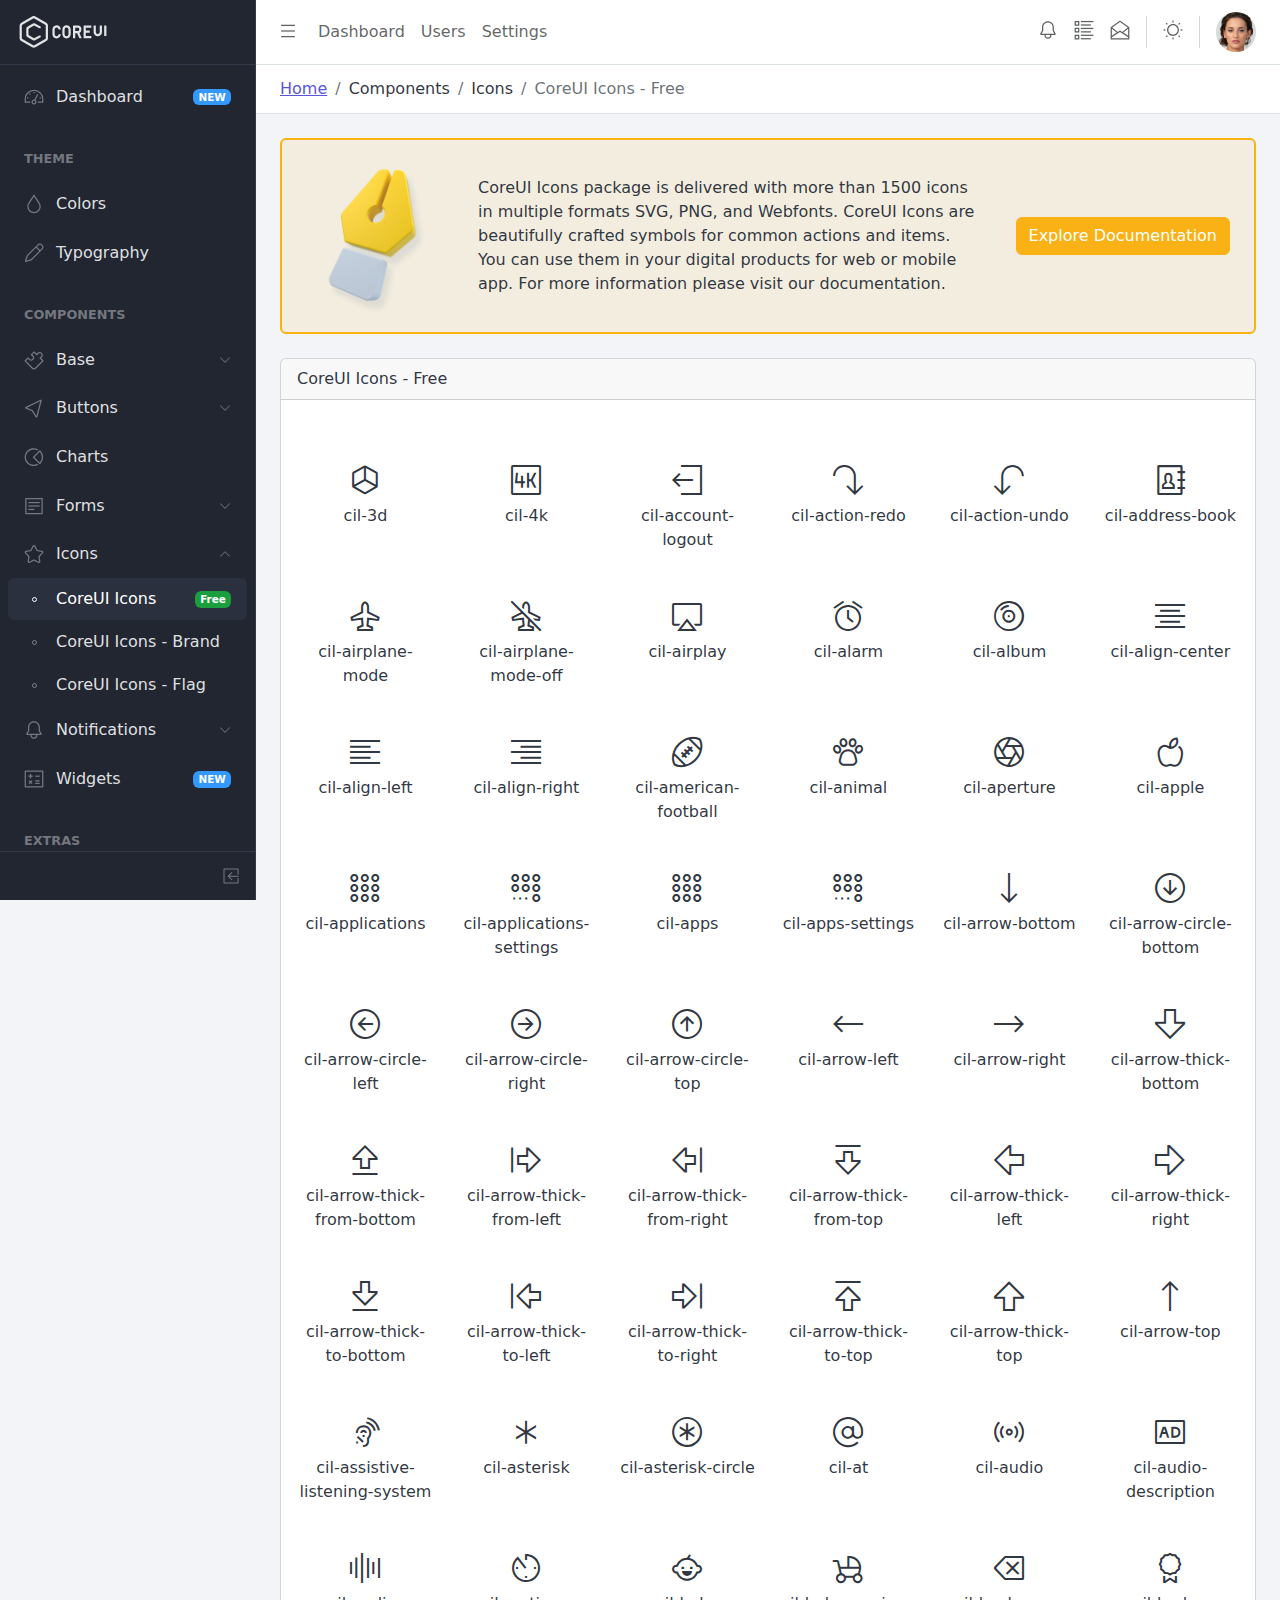
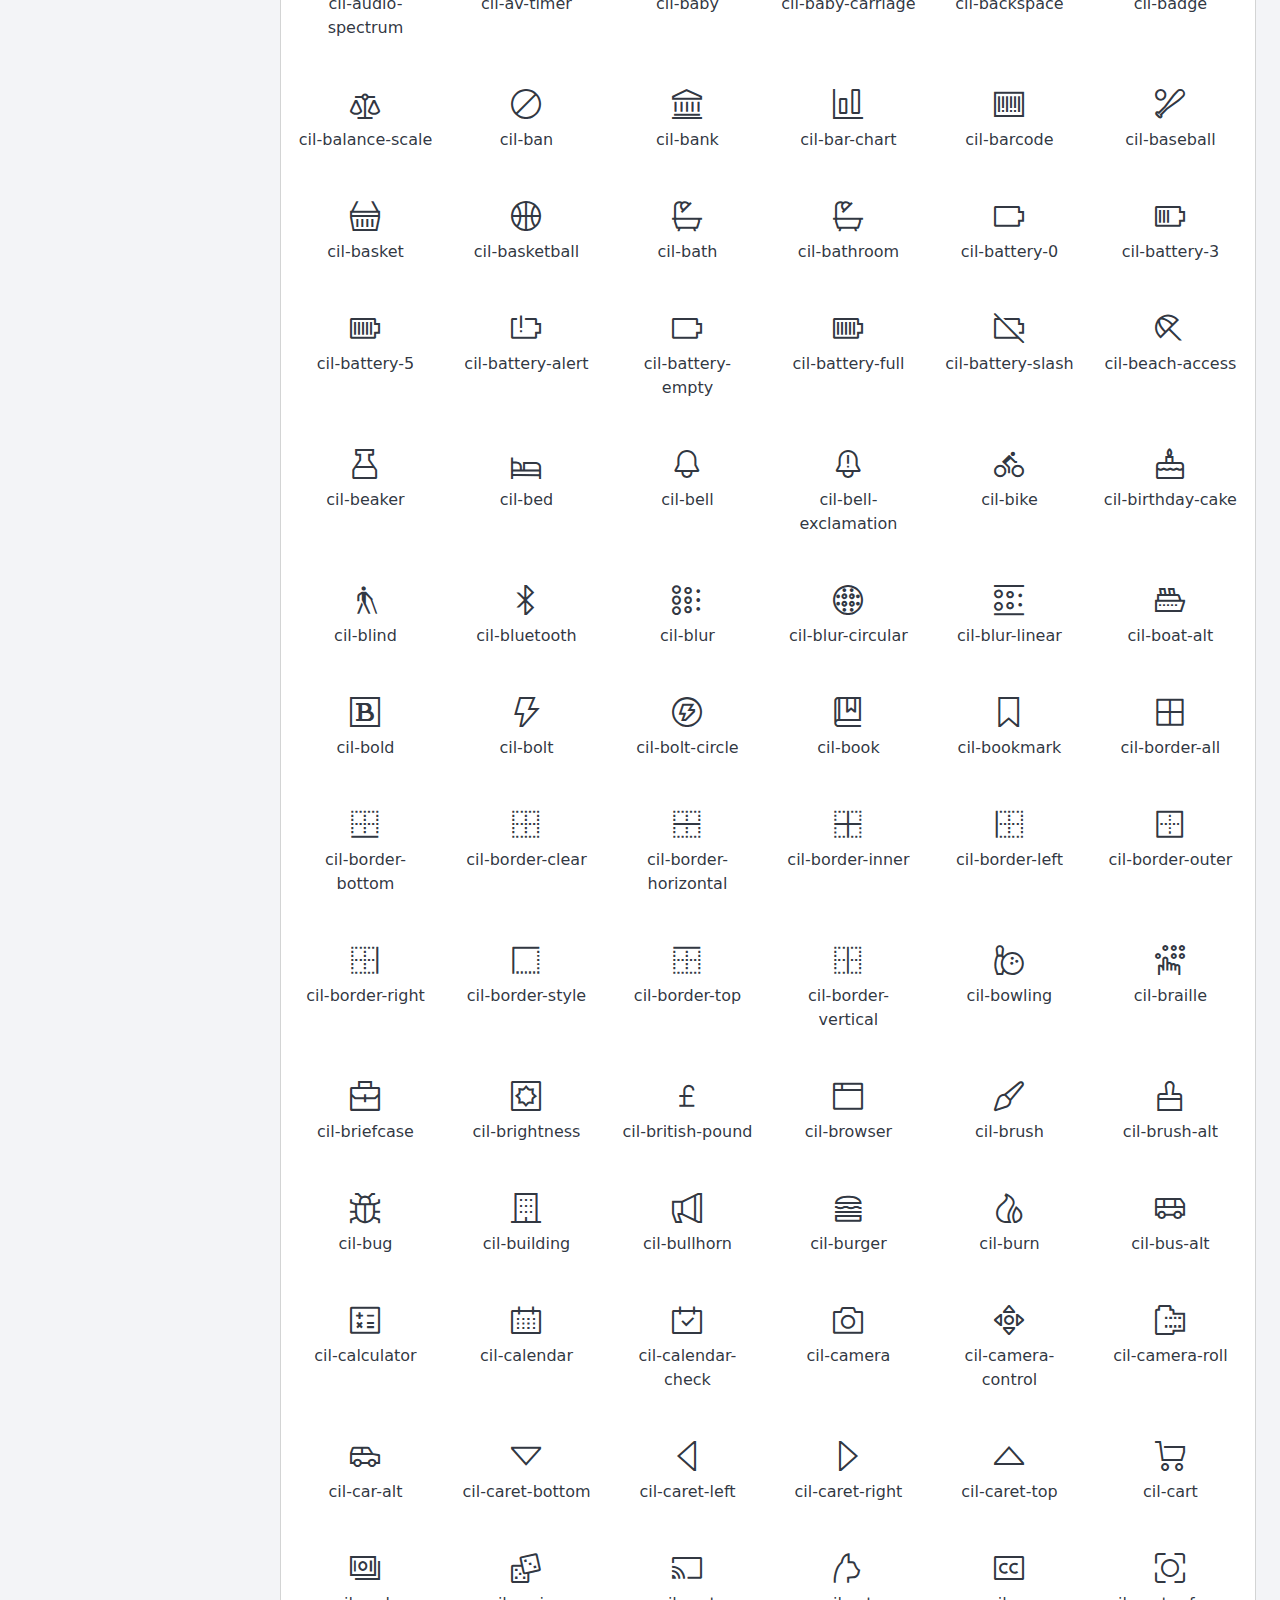
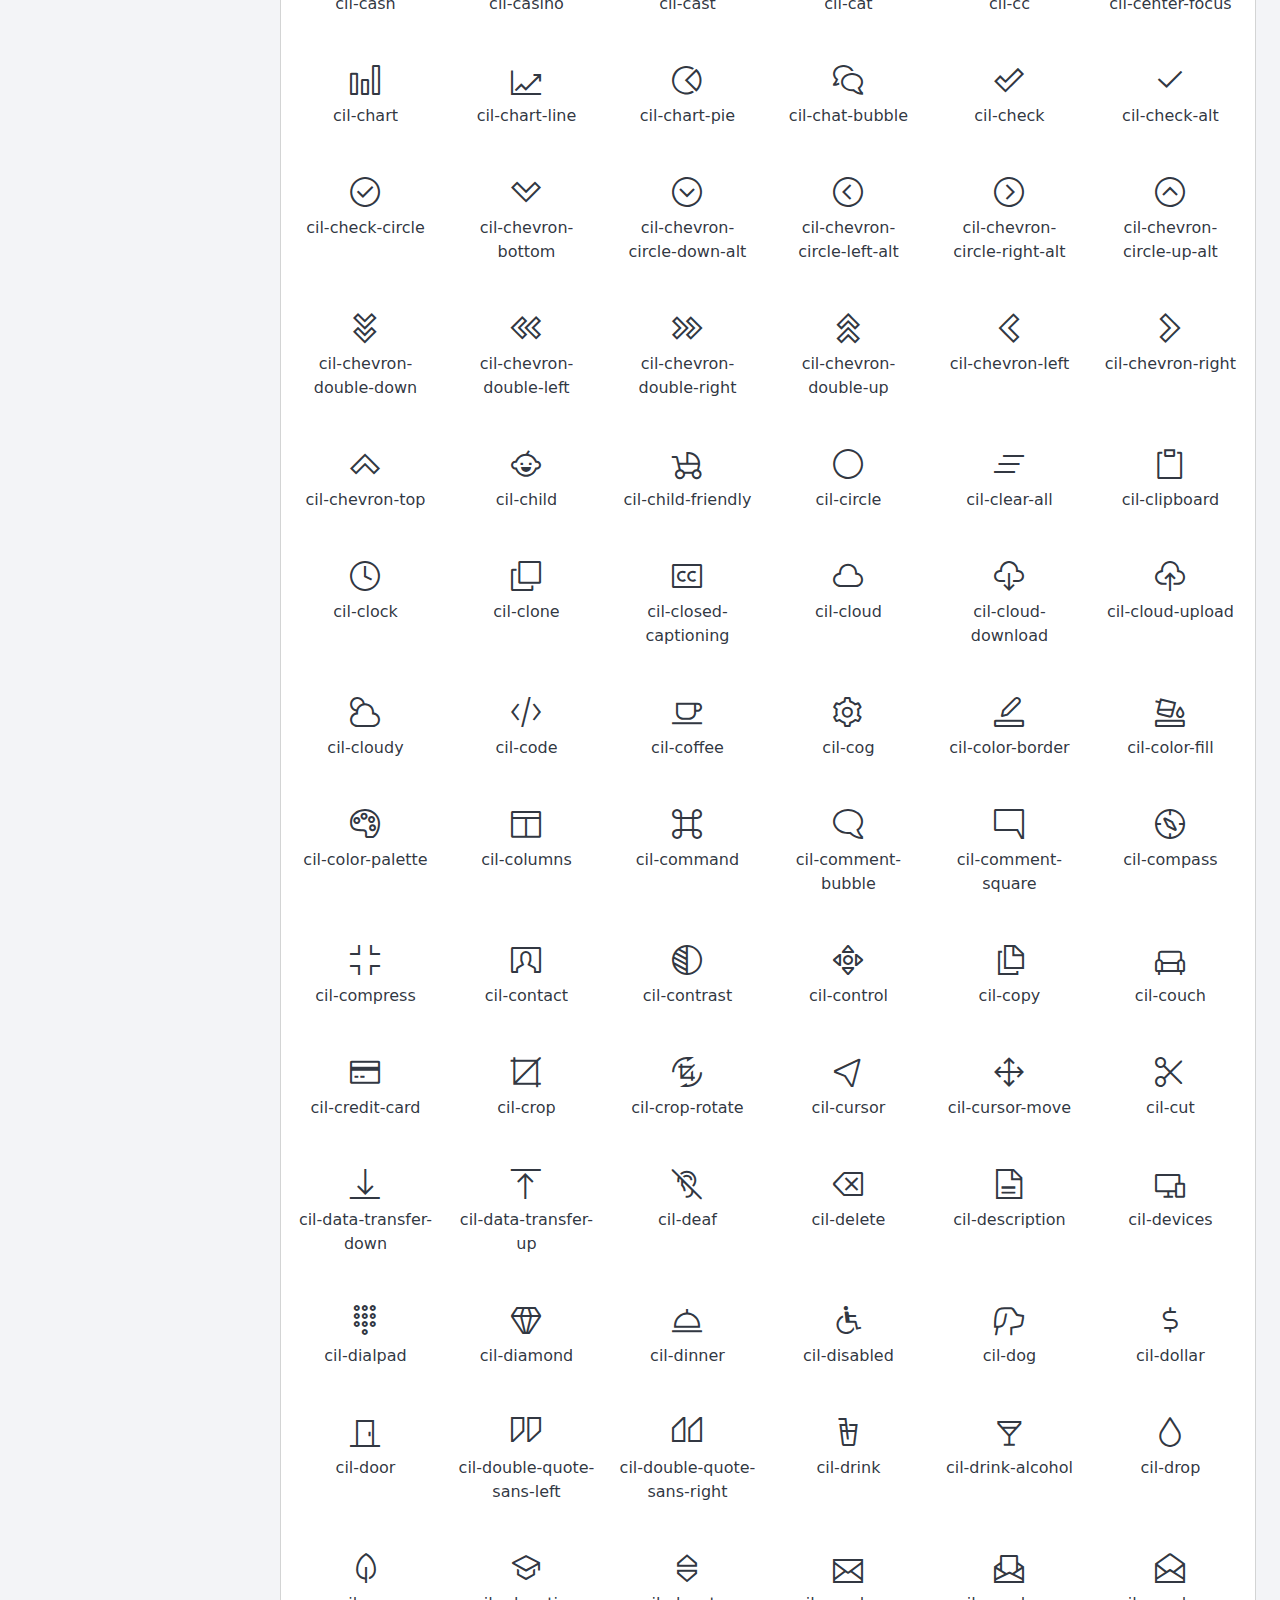
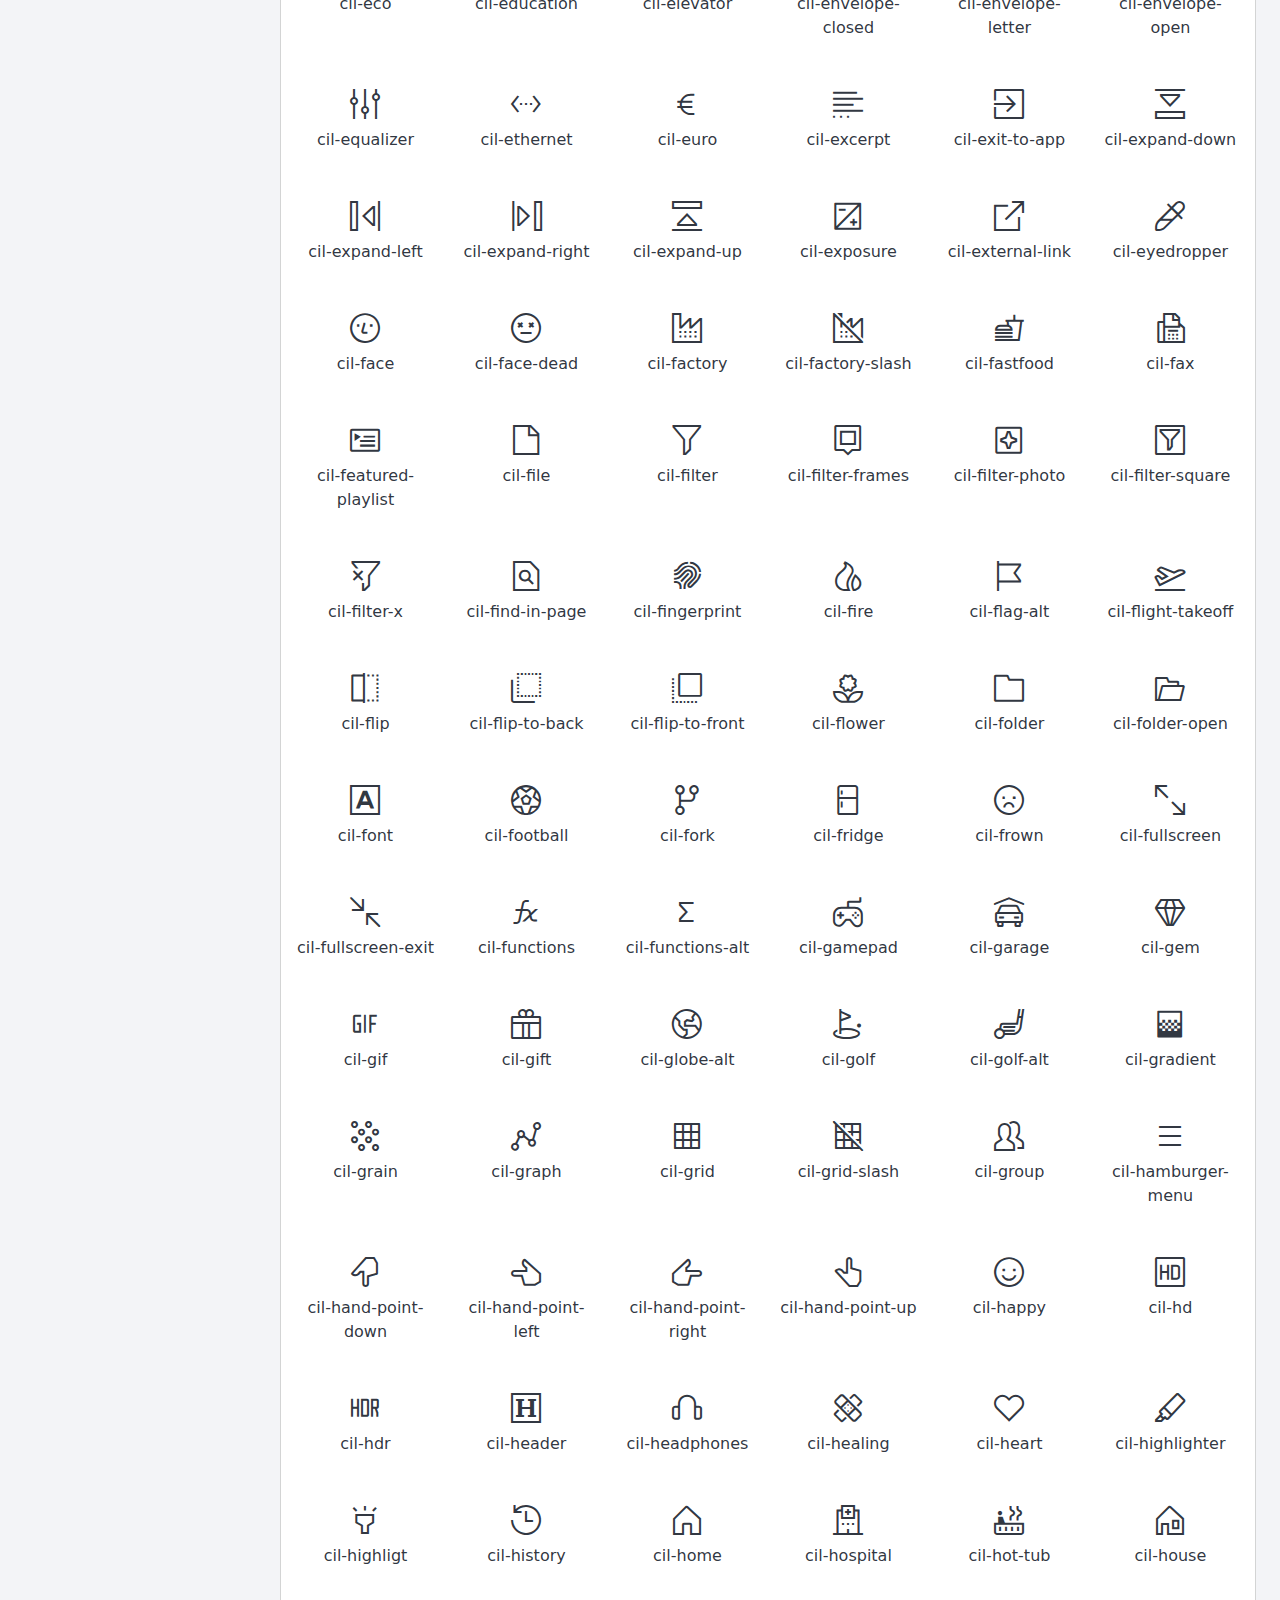
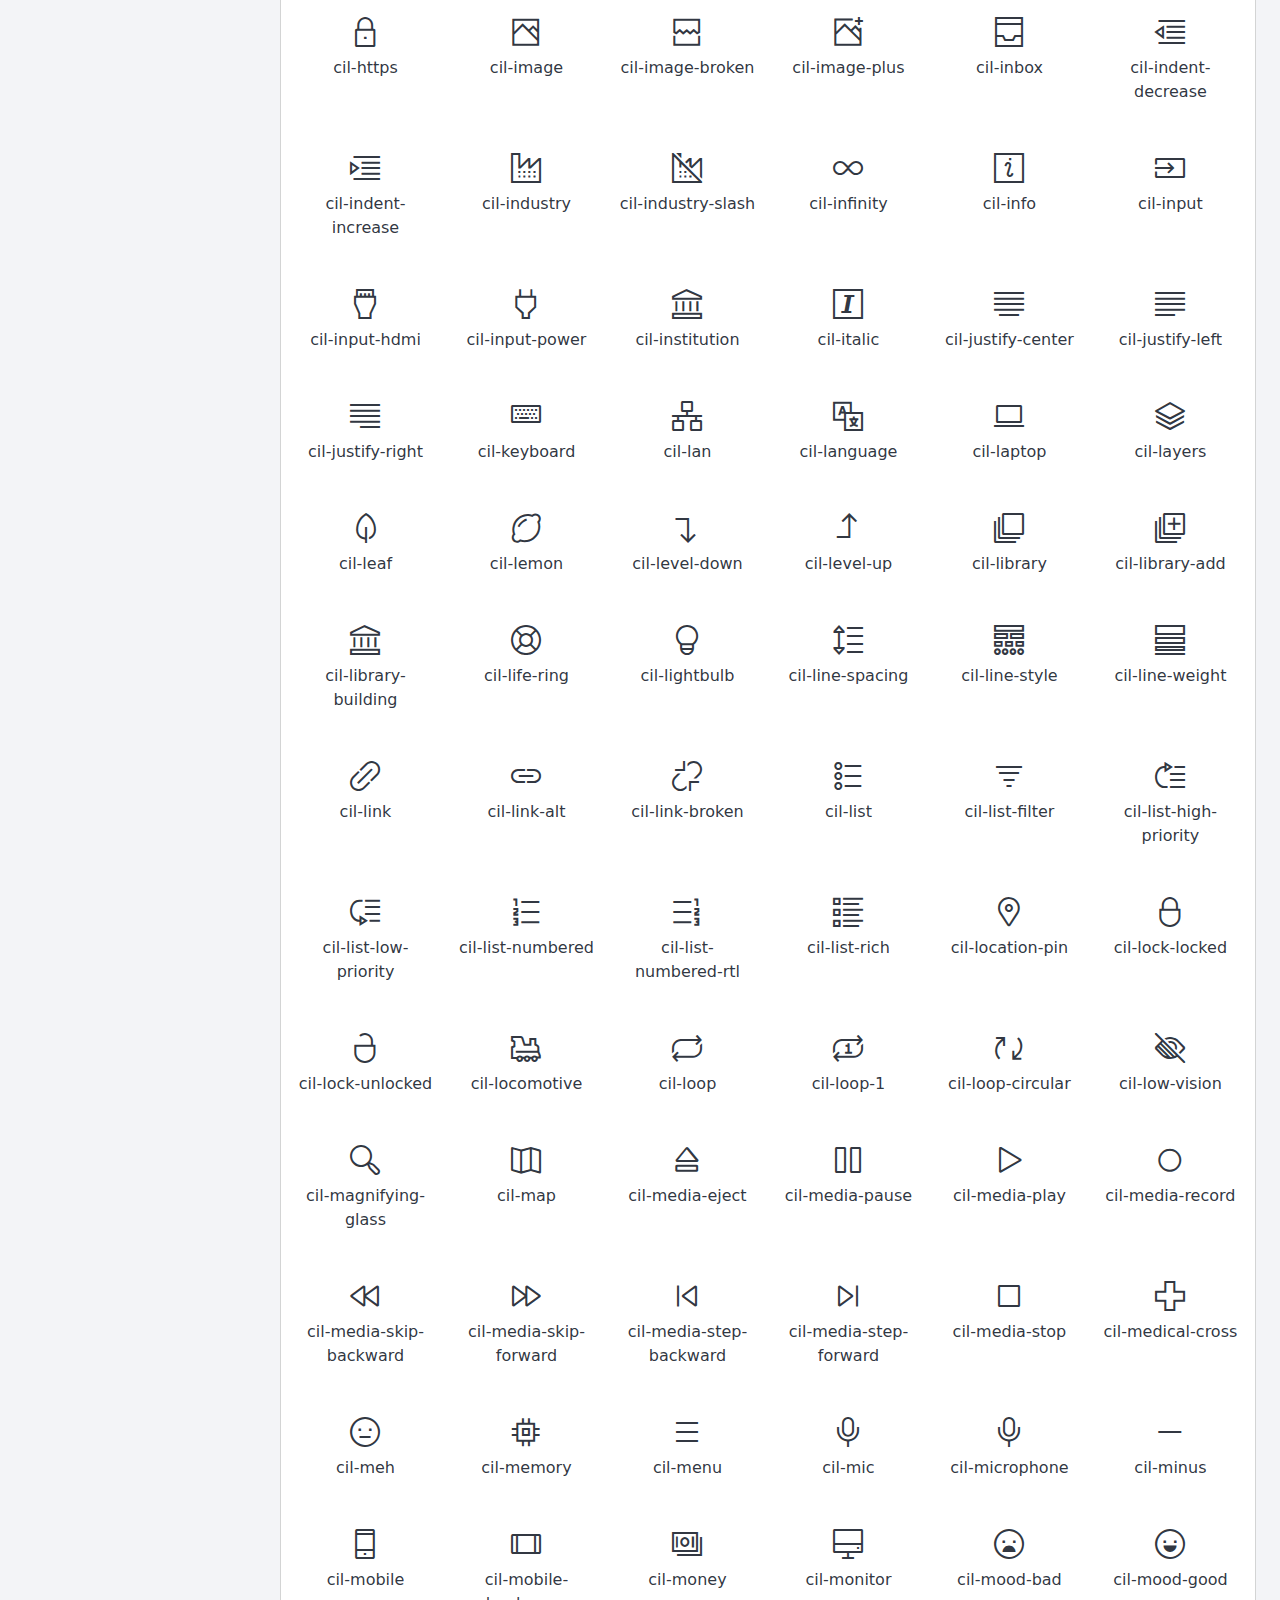
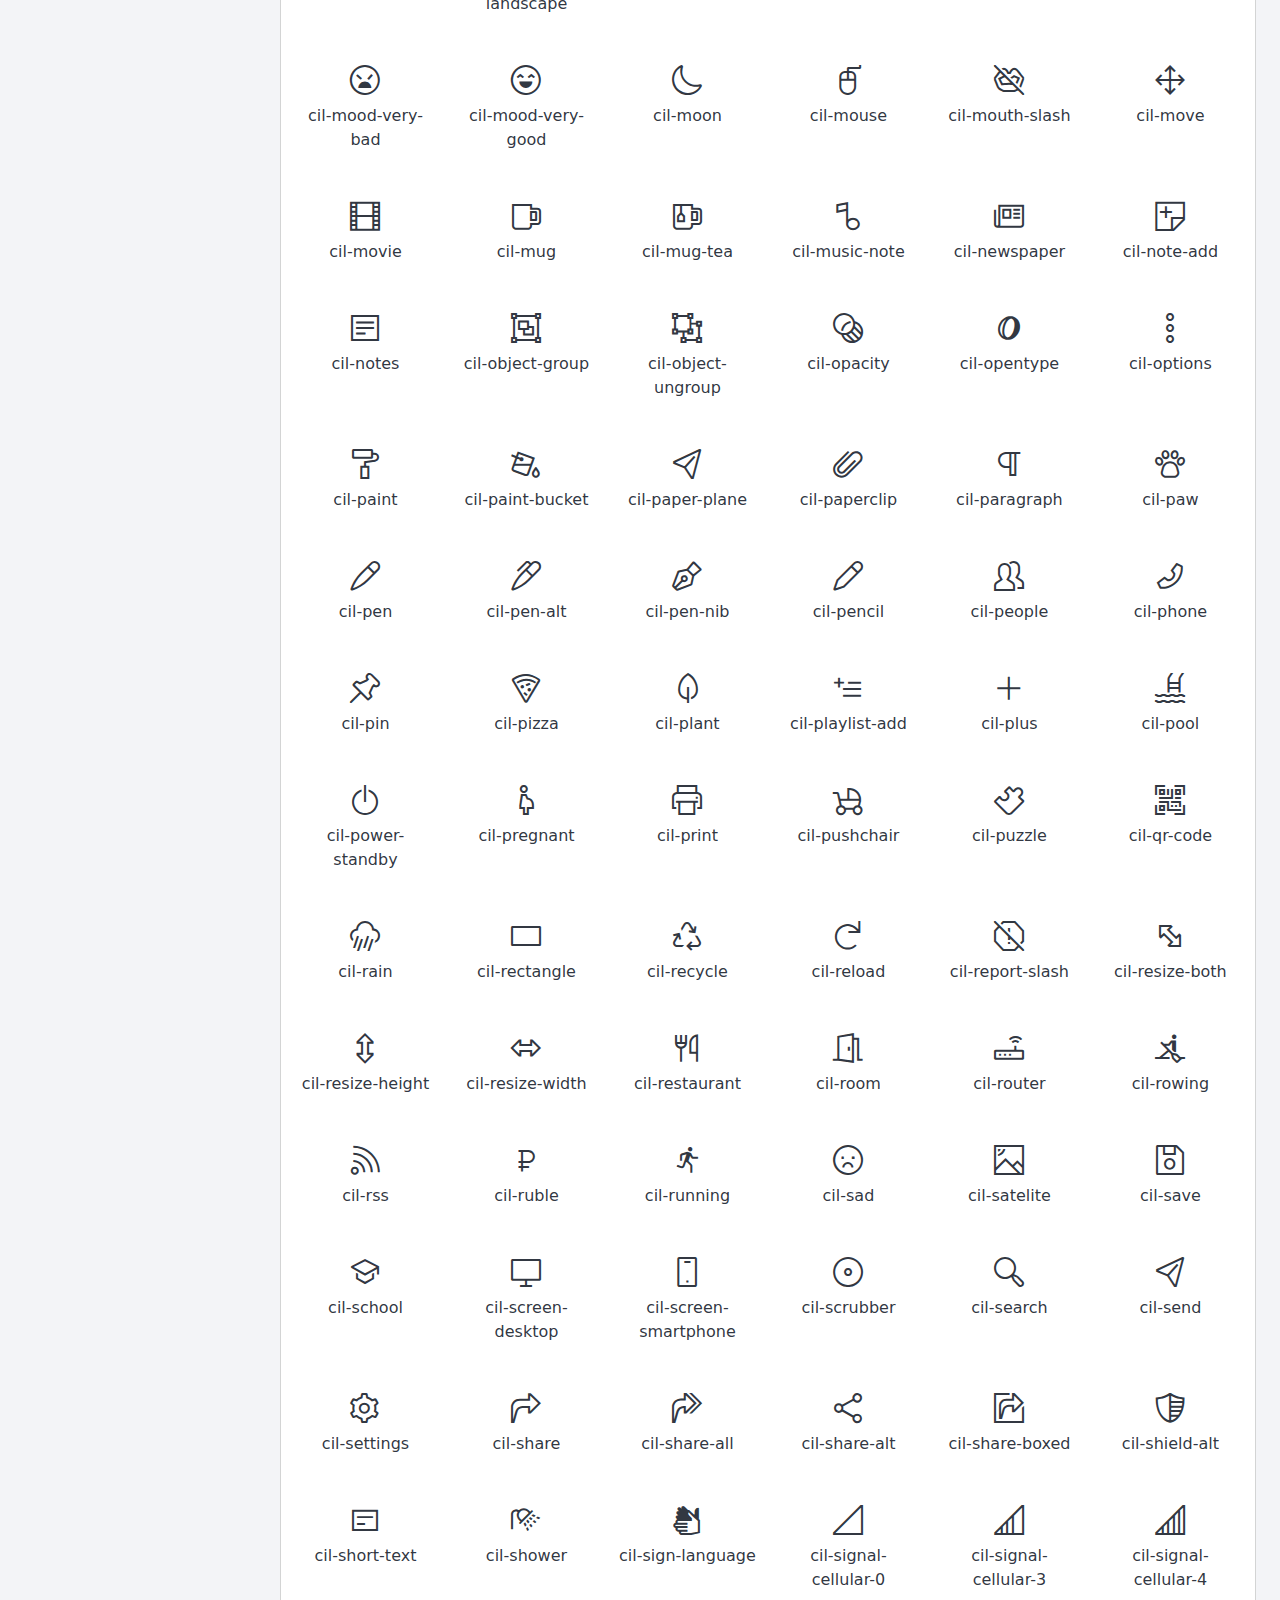
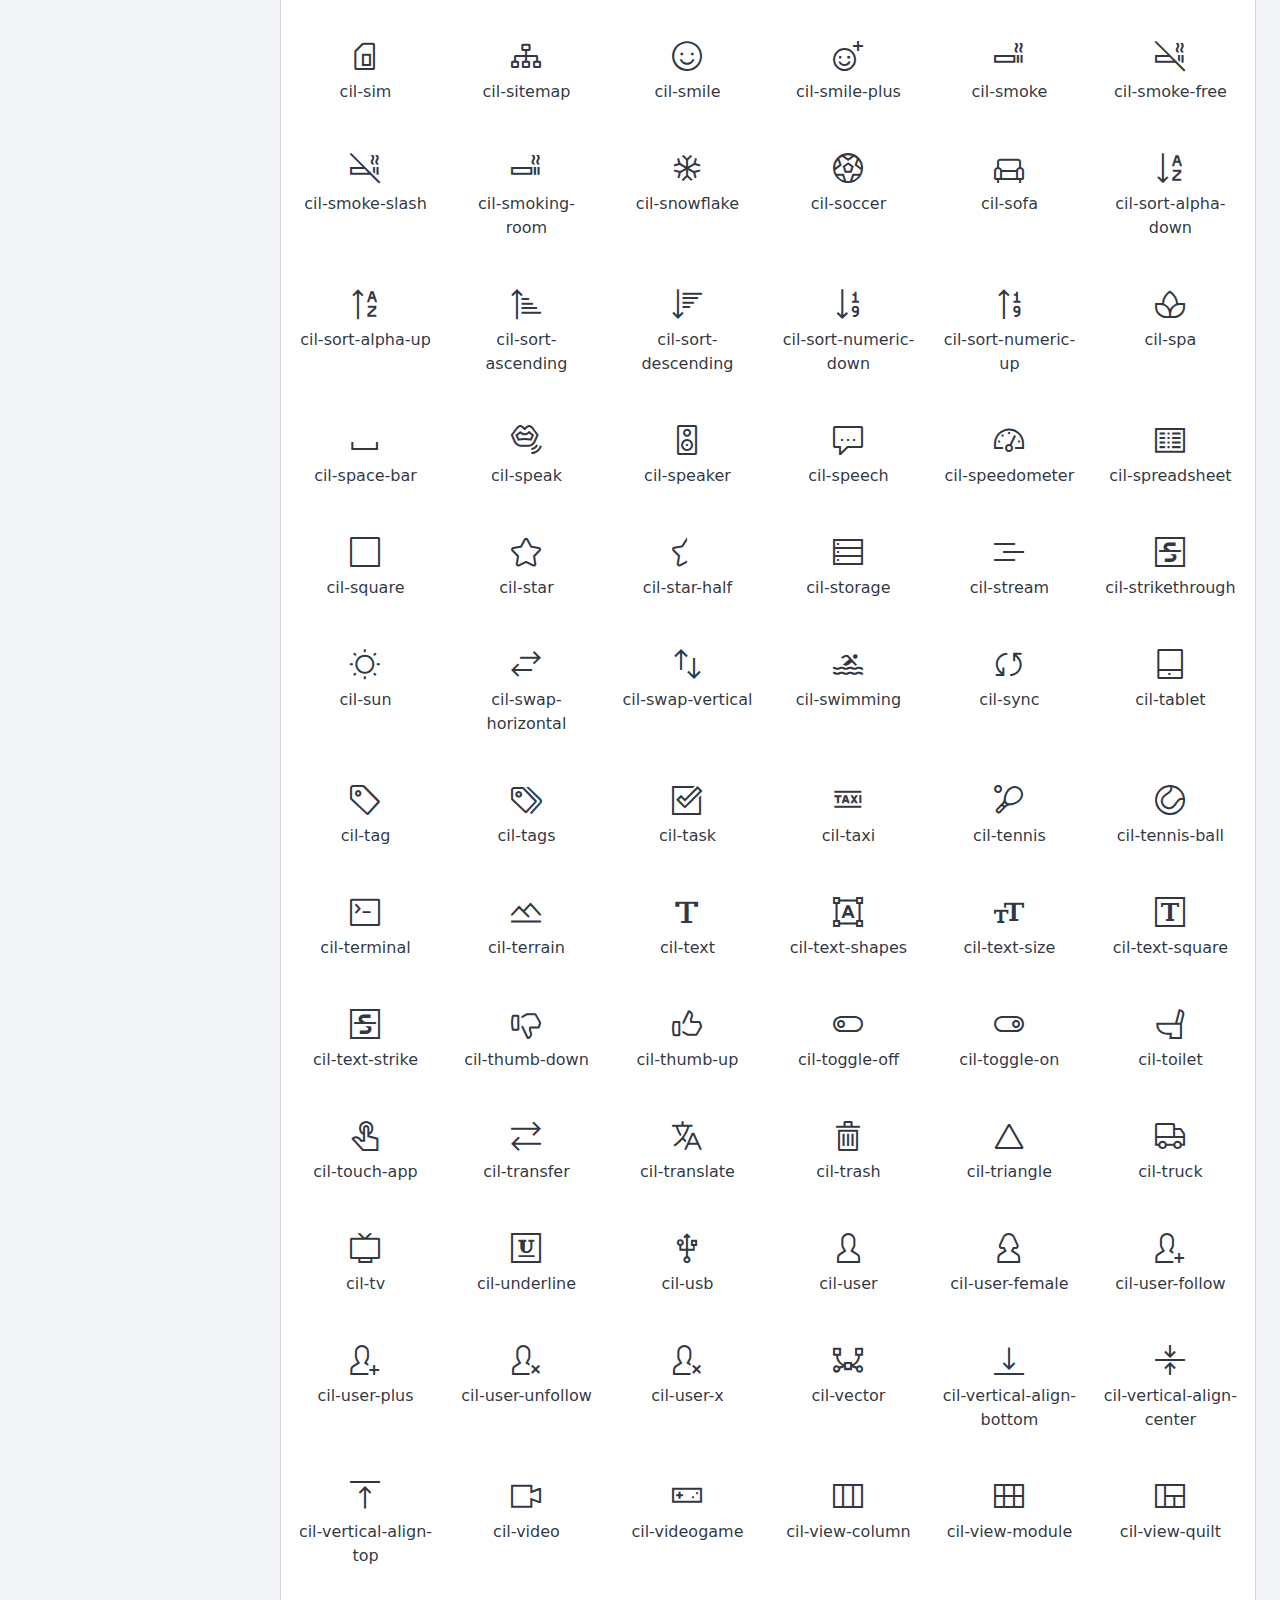
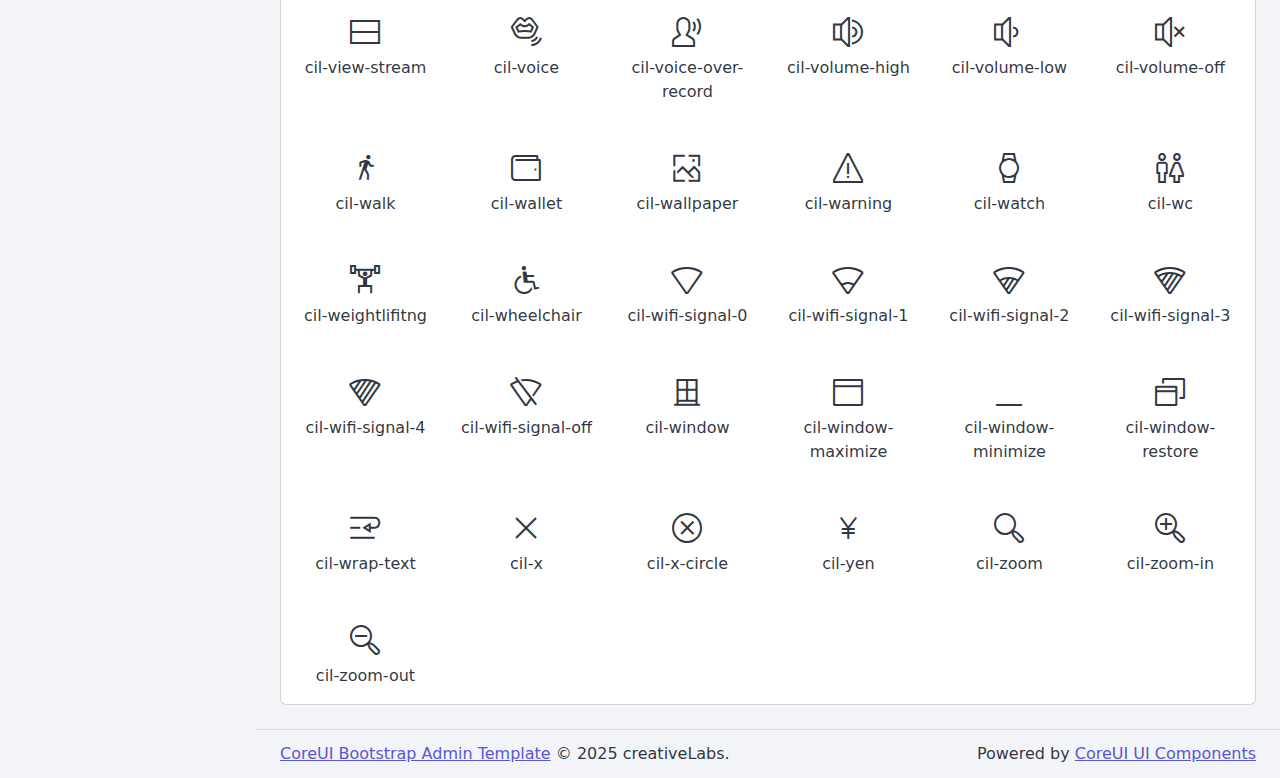
<file: src/main/resources/static/icons/coreui-icons-free.html>
<!DOCTYPE html><!--
* CoreUI - Free Bootstrap Admin Template
* @version v5.3.0
* @link https://coreui.io/product/free-bootstrap-admin-template/
* Copyright (c) 2025 creativeLabs Łukasz Holeczek
* Licensed under MIT (https://github.com/coreui/coreui-free-bootstrap-admin-template/blob/main/LICENSE)
-->
<html lang="en">
  <head>
    <base href="./../">
    <meta charset="utf-8">
    <meta http-equiv="X-UA-Compatible" content="IE=edge">
    <meta name="viewport" content="width=device-width, initial-scale=1.0, shrink-to-fit=no">
    <meta name="description" content="CoreUI - Open Source Bootstrap Admin Template">
    <meta name="author" content="Łukasz Holeczek">
    <meta name="keyword" content="Bootstrap,Admin,Template,Open,Source,jQuery,CSS,HTML,RWD,Dashboard">
    <title>CoreUI Free Bootstrap Admin Template</title>
    <link rel="apple-touch-icon" sizes="57x57" href="assets/favicon/apple-icon-57x57.png">
    <link rel="apple-touch-icon" sizes="60x60" href="assets/favicon/apple-icon-60x60.png">
    <link rel="apple-touch-icon" sizes="72x72" href="assets/favicon/apple-icon-72x72.png">
    <link rel="apple-touch-icon" sizes="76x76" href="assets/favicon/apple-icon-76x76.png">
    <link rel="apple-touch-icon" sizes="114x114" href="assets/favicon/apple-icon-114x114.png">
    <link rel="apple-touch-icon" sizes="120x120" href="assets/favicon/apple-icon-120x120.png">
    <link rel="apple-touch-icon" sizes="144x144" href="assets/favicon/apple-icon-144x144.png">
    <link rel="apple-touch-icon" sizes="152x152" href="assets/favicon/apple-icon-152x152.png">
    <link rel="apple-touch-icon" sizes="180x180" href="assets/favicon/apple-icon-180x180.png">
    <link rel="icon" type="image/png" sizes="192x192" href="assets/favicon/android-icon-192x192.png">
    <link rel="icon" type="image/png" sizes="32x32" href="assets/favicon/favicon-32x32.png">
    <link rel="icon" type="image/png" sizes="96x96" href="assets/favicon/favicon-96x96.png">
    <link rel="icon" type="image/png" sizes="16x16" href="assets/favicon/favicon-16x16.png">
    <link rel="manifest" href="assets/favicon/manifest.json">
    <meta name="msapplication-TileColor" content="#ffffff">
    <meta name="msapplication-TileImage" content="assets/favicon/ms-icon-144x144.png">
    <meta name="theme-color" content="#ffffff">
    <!-- Vendors styles-->
    <link rel="stylesheet" href="vendors/simplebar/css/simplebar.css">
    <link rel="stylesheet" href="css/vendors/simplebar.css">
    <!-- Main styles for this application-->
    <link href="css/style.css" rel="stylesheet">
    <!-- We use those styles to show code examples, you should remove them in your application.-->
    <link href="css/examples.css" rel="stylesheet">
    <script src="js/config.js"></script>
    <script src="js/color-modes.js"></script>
    <link href="vendors/@coreui/icons/css/free.min.css" rel="stylesheet">
  </head>
  <body>
    <div class="sidebar sidebar-dark sidebar-fixed border-end" id="sidebar">
      <div class="sidebar-header border-bottom">
        <div class="sidebar-brand">
          <svg class="sidebar-brand-full" width="88" height="32" alt="CoreUI Logo">
            <use xlink:href="assets/brand/coreui.svg#full"></use>
          </svg>
          <svg class="sidebar-brand-narrow" width="32" height="32" alt="CoreUI Logo">
            <use xlink:href="assets/brand/coreui.svg#signet"></use>
          </svg>
        </div>
        <button class="btn-close d-lg-none" type="button" data-coreui-theme="dark" aria-label="Close" onclick="coreui.Sidebar.getInstance(document.querySelector(&quot;#sidebar&quot;)).toggle()"></button>
      </div>
      <ul class="sidebar-nav" data-coreui="navigation" data-simplebar="">
        <li class="nav-item"><a class="nav-link" href="index.html">
            <svg class="nav-icon">
              <use xlink:href="vendors/@coreui/icons/svg/free.svg#cil-speedometer"></use>
            </svg> Dashboard<span class="badge badge-sm bg-info ms-auto">NEW</span></a></li>
        <li class="nav-title">Theme</li>
        <li class="nav-item"><a class="nav-link" href="colors.html">
            <svg class="nav-icon">
              <use xlink:href="vendors/@coreui/icons/svg/free.svg#cil-drop"></use>
            </svg> Colors</a></li>
        <li class="nav-item"><a class="nav-link" href="typography.html">
            <svg class="nav-icon">
              <use xlink:href="vendors/@coreui/icons/svg/free.svg#cil-pencil"></use>
            </svg> Typography</a></li>
        <li class="nav-title">Components</li>
        <li class="nav-group"><a class="nav-link nav-group-toggle" href="#">
            <svg class="nav-icon">
              <use xlink:href="vendors/@coreui/icons/svg/free.svg#cil-puzzle"></use>
            </svg> Base</a>
          <ul class="nav-group-items compact">
            <li class="nav-item"><a class="nav-link" href="base/accordion.html"><span class="nav-icon"><span class="nav-icon-bullet"></span></span> Accordion</a></li>
            <li class="nav-item"><a class="nav-link" href="base/breadcrumb.html"><span class="nav-icon"><span class="nav-icon-bullet"></span></span> Breadcrumb</a></li>
            <li class="nav-item"><a class="nav-link" href="https://coreui.io/bootstrap/docs/components/calendar/" target="_blank"><span class="nav-icon"><span class="nav-icon-bullet"></span></span> Calendar
                <svg class="icon icon-sm ms-2">
                  <use xlink:href="vendors/@coreui/icons/svg/free.svg#cil-external-link"></use>
                </svg><span class="badge badge-sm bg-danger ms-auto">PRO</span></a></li>
            <li class="nav-item"><a class="nav-link" href="base/cards.html"><span class="nav-icon"><span class="nav-icon-bullet"></span></span> Cards</a></li>
            <li class="nav-item"><a class="nav-link" href="base/carousel.html"><span class="nav-icon"><span class="nav-icon-bullet"></span></span> Carousel</a></li>
            <li class="nav-item"><a class="nav-link" href="base/collapse.html"><span class="nav-icon"><span class="nav-icon-bullet"></span></span> Collapse</a></li>
            <li class="nav-item"><a class="nav-link" href="base/list-group.html"><span class="nav-icon"><span class="nav-icon-bullet"></span></span> List group</a></li>
            <li class="nav-item"><a class="nav-link" href="base/navs-tabs.html"><span class="nav-icon"><span class="nav-icon-bullet"></span></span> Navs &amp; Tabs</a></li>
            <li class="nav-item"><a class="nav-link" href="base/pagination.html"><span class="nav-icon"><span class="nav-icon-bullet"></span></span> Pagination</a></li>
            <li class="nav-item"><a class="nav-link" href="base/placeholders.html"><span class="nav-icon"><span class="nav-icon-bullet"></span></span> Placeholders</a></li>
            <li class="nav-item"><a class="nav-link" href="base/popovers.html"><span class="nav-icon"><span class="nav-icon-bullet"></span></span> Popovers</a></li>
            <li class="nav-item"><a class="nav-link" href="base/progress.html"><span class="nav-icon"><span class="nav-icon-bullet"></span></span> Progress</a></li>
            <li class="nav-item"><a class="nav-link" href="base/spinners.html"><span class="nav-icon"><span class="nav-icon-bullet"></span></span> Spinners</a></li>
            <li class="nav-item"><a class="nav-link" href="base/tables.html"><span class="nav-icon"><span class="nav-icon-bullet"></span></span> Tables</a></li>
            <li class="nav-item"><a class="nav-link" href="base/tooltips.html"><span class="nav-icon"><span class="nav-icon-bullet"></span></span> Tooltips</a></li>
          </ul>
        </li>
        <li class="nav-group"><a class="nav-link nav-group-toggle" href="#">
            <svg class="nav-icon">
              <use xlink:href="vendors/@coreui/icons/svg/free.svg#cil-cursor"></use>
            </svg> Buttons</a>
          <ul class="nav-group-items compact">
            <li class="nav-item"><a class="nav-link" href="buttons/buttons.html"><span class="nav-icon"><span class="nav-icon-bullet"></span></span> Buttons</a></li>
            <li class="nav-item"><a class="nav-link" href="buttons/button-group.html"><span class="nav-icon"><span class="nav-icon-bullet"></span></span> Buttons Group</a></li>
            <li class="nav-item"><a class="nav-link" href="buttons/dropdowns.html"><span class="nav-icon"><span class="nav-icon-bullet"></span></span> Dropdowns</a></li>
            <li class="nav-item"><a class="nav-link" href="https://coreui.io/bootstrap/docs/components/loading-buttons/" target="_blank"><span class="nav-icon"><span class="nav-icon-bullet"></span></span> Loading Buttons
                <svg class="icon icon-sm ms-2">
                  <use xlink:href="vendors/@coreui/icons/svg/free.svg#cil-external-link"></use>
                </svg><span class="badge badge-sm bg-danger ms-auto">PRO</span></a></li>
          </ul>
        </li>
        <li class="nav-item"><a class="nav-link" href="charts.html">
            <svg class="nav-icon">
              <use xlink:href="vendors/@coreui/icons/svg/free.svg#cil-chart-pie"></use>
            </svg> Charts</a></li>
        <li class="nav-group"><a class="nav-link nav-group-toggle" href="#">
            <svg class="nav-icon">
              <use xlink:href="vendors/@coreui/icons/svg/free.svg#cil-notes"></use>
            </svg> Forms</a>
          <ul class="nav-group-items compact">
            <li class="nav-item"><a class="nav-link" href="https://coreui.io/bootstrap/docs/forms/autocomplete/" target="_blank"><span class="nav-icon"><span class="nav-icon-bullet"></span></span> Autocomplete
                <svg class="icon icon-sm ms-2">
                  <use xlink:href="vendors/@coreui/icons/svg/free.svg#cil-external-link"></use>
                </svg><span class="badge badge-sm bg-danger ms-auto">PRO</span></a></li>
            <li class="nav-item"><a class="nav-link" href="forms/checks-radios.html"><span class="nav-icon"><span class="nav-icon-bullet"></span></span> Checks and radios</a></li>
            <li class="nav-item"><a class="nav-link" href="https://coreui.io/bootstrap/docs/forms/date-picker/" target="_blank"><span class="nav-icon"><span class="nav-icon-bullet"></span></span> Date Picker
                <svg class="icon icon-sm ms-2">
                  <use xlink:href="vendors/@coreui/icons/svg/free.svg#cil-external-link"></use>
                </svg><span class="badge badge-sm bg-danger ms-auto">PRO</span></a></li>
            <li class="nav-item"><a class="nav-link" href="https://coreui.io/bootstrap/docs/forms/date-range-picker/" target="_blank"><span class="nav-icon"><span class="nav-icon-bullet"></span></span> Date Range Picker<span class="badge badge-sm bg-danger ms-auto">PRO</span></a></li>
            <li class="nav-item"><a class="nav-link" href="forms/floating-labels.html"><span class="nav-icon"><span class="nav-icon-bullet"></span></span> Floating labels</a></li>
            <li class="nav-item"><a class="nav-link" href="forms/form-control.html"><span class="nav-icon"><span class="nav-icon-bullet"></span></span> Form Control</a></li>
            <li class="nav-item"><a class="nav-link" href="forms/input-group.html"><span class="nav-icon"><span class="nav-icon-bullet"></span></span> Input group</a></li>
            <li class="nav-item"><a class="nav-link" href="https://coreui.io/bootstrap/docs/forms/multi-select/" target="_blank"><span class="nav-icon"><span class="nav-icon-bullet"></span></span> Multi Select
                <svg class="icon icon-sm ms-2">
                  <use xlink:href="vendors/@coreui/icons/svg/free.svg#cil-external-link"></use>
                </svg><span class="badge badge-sm bg-danger ms-auto">PRO</span></a></li>
            <li class="nav-item"><a class="nav-link" href="forms/range.html"><span class="nav-icon"><span class="nav-icon-bullet"></span></span> Range</a></li>
            <li class="nav-item"><a class="nav-link" href="https://coreui.io/bootstrap/docs/forms/range-slider/" target="_blank"><span class="nav-icon"><span class="nav-icon-bullet"></span></span> Range Slider
                <svg class="icon icon-sm ms-2">
                  <use xlink:href="vendors/@coreui/icons/svg/free.svg#cil-external-link"></use>
                </svg><span class="badge badge-sm bg-danger ms-auto">PRO</span></a></li>
            <li class="nav-item"><a class="nav-link" href="https://coreui.io/bootstrap/docs/forms/rating/" target="_blank"><span class="nav-icon"><span class="nav-icon-bullet"></span></span> Rating
                <svg class="icon icon-sm ms-2">
                  <use xlink:href="vendors/@coreui/icons/svg/free.svg#cil-external-link"></use>
                </svg><span class="badge badge-sm bg-danger ms-auto">PRO</span></a></li>
            <li class="nav-item"><a class="nav-link" href="forms/select.html"><span class="nav-icon"><span class="nav-icon-bullet"></span></span> Select</a></li>
            <li class="nav-item"><a class="nav-link" href="https://coreui.io/bootstrap/docs/forms/time-picker/" target="_blank"><span class="nav-icon"><span class="nav-icon-bullet"></span></span> Time Picker
                <svg class="icon icon-sm ms-2">
                  <use xlink:href="vendors/@coreui/icons/svg/free.svg#cil-external-link"></use>
                </svg><span class="badge badge-sm bg-danger ms-auto">PRO</span></a></li>
            <li class="nav-item"><a class="nav-link" href="forms/layout.html"><span class="nav-icon"><span class="nav-icon-bullet"></span></span> Layout</a></li>
            <li class="nav-item"><a class="nav-link" href="forms/validation.html"><span class="nav-icon"><span class="nav-icon-bullet"></span></span> Validation</a></li>
          </ul>
        </li>
        <li class="nav-group"><a class="nav-link nav-group-toggle" href="#">
            <svg class="nav-icon">
              <use xlink:href="vendors/@coreui/icons/svg/free.svg#cil-star"></use>
            </svg> Icons</a>
          <ul class="nav-group-items compact">
            <li class="nav-item"><a class="nav-link" href="icons/coreui-icons-free.html"><span class="nav-icon"><span class="nav-icon-bullet"></span></span> CoreUI Icons<span class="badge badge-sm bg-success ms-auto">Free</span></a></li>
            <li class="nav-item"><a class="nav-link" href="icons/coreui-icons-brand.html"><span class="nav-icon"><span class="nav-icon-bullet"></span></span> CoreUI Icons - Brand</a></li>
            <li class="nav-item"><a class="nav-link" href="icons/coreui-icons-flag.html"><span class="nav-icon"><span class="nav-icon-bullet"></span></span> CoreUI Icons - Flag</a></li>
          </ul>
        </li>
        <li class="nav-group"><a class="nav-link nav-group-toggle" href="#">
            <svg class="nav-icon">
              <use xlink:href="vendors/@coreui/icons/svg/free.svg#cil-bell"></use>
            </svg> Notifications</a>
          <ul class="nav-group-items compact">
            <li class="nav-item"><a class="nav-link" href="notifications/alerts.html"><span class="nav-icon"><span class="nav-icon-bullet"></span></span> Alerts</a></li>
            <li class="nav-item"><a class="nav-link" href="notifications/badge.html"><span class="nav-icon"><span class="nav-icon-bullet"></span></span> Badge</a></li>
            <li class="nav-item"><a class="nav-link" href="notifications/modals.html"><span class="nav-icon"><span class="nav-icon-bullet"></span></span> Modals</a></li>
            <li class="nav-item"><a class="nav-link" href="notifications/toasts.html"><span class="nav-icon"><span class="nav-icon-bullet"></span></span> Toasts</a></li>
          </ul>
        </li>
        <li class="nav-item"><a class="nav-link" href="widgets.html">
            <svg class="nav-icon">
              <use xlink:href="vendors/@coreui/icons/svg/free.svg#cil-calculator"></use>
            </svg> Widgets<span class="badge badge-sm bg-info ms-auto">NEW</span></a></li>
        <li class="nav-divider"></li>
        <li class="nav-title">Extras</li>
        <li class="nav-group"><a class="nav-link nav-group-toggle" href="#">
            <svg class="nav-icon">
              <use xlink:href="vendors/@coreui/icons/svg/free.svg#cil-star"></use>
            </svg> Pages</a>
          <ul class="nav-group-items compact">
            <li class="nav-item"><a class="nav-link" href="login.html" target="_top">
                <svg class="nav-icon">
                  <use xlink:href="vendors/@coreui/icons/svg/free.svg#cil-account-logout"></use>
                </svg> Login</a></li>
            <li class="nav-item"><a class="nav-link" href="register.html" target="_top">
                <svg class="nav-icon">
                  <use xlink:href="vendors/@coreui/icons/svg/free.svg#cil-account-logout"></use>
                </svg> Register</a></li>
            <li class="nav-item"><a class="nav-link" href="404.html" target="_top">
                <svg class="nav-icon">
                  <use xlink:href="vendors/@coreui/icons/svg/free.svg#cil-bug"></use>
                </svg> Error 404</a></li>
            <li class="nav-item"><a class="nav-link" href="500.html" target="_top">
                <svg class="nav-icon">
                  <use xlink:href="vendors/@coreui/icons/svg/free.svg#cil-bug"></use>
                </svg> Error 500</a></li>
          </ul>
        </li>
        <li class="nav-item mt-auto"><a class="nav-link" href="https://coreui.io/bootstrap/docs/templates/installation/" target="_blank">
            <svg class="nav-icon">
              <use xlink:href="vendors/@coreui/icons/svg/free.svg#cil-description"></use>
            </svg> Docs</a></li>
        <li class="nav-item"><a class="nav-link text-primary fw-semibold" href="https://coreui.io/product/bootstrap-dashboard-template/" target="_top">
            <svg class="nav-icon text-primary">
              <use xlink:href="vendors/@coreui/icons/svg/free.svg#cil-layers"></use>
            </svg> Try CoreUI PRO</a></li>
      </ul>
      <div class="sidebar-footer border-top d-none d-md-flex">
        <button class="sidebar-toggler" type="button" data-coreui-toggle="unfoldable"></button>
      </div>
    </div>
    <div class="wrapper d-flex flex-column min-vh-100">
      <header class="header header-sticky p-0 mb-4">
        <div class="container-fluid border-bottom px-4">
          <button class="header-toggler" type="button" onclick="coreui.Sidebar.getInstance(document.querySelector('#sidebar')).toggle()" style="margin-inline-start: -14px;">
            <svg class="icon icon-lg">
              <use xlink:href="vendors/@coreui/icons/svg/free.svg#cil-menu"></use>
            </svg>
          </button>
          <ul class="header-nav d-none d-lg-flex">
            <li class="nav-item"><a class="nav-link" href="#">Dashboard</a></li>
            <li class="nav-item"><a class="nav-link" href="#">Users</a></li>
            <li class="nav-item"><a class="nav-link" href="#">Settings</a></li>
          </ul>
          <ul class="header-nav ms-auto">
            <li class="nav-item"><a class="nav-link" href="#">
                <svg class="icon icon-lg">
                  <use xlink:href="vendors/@coreui/icons/svg/free.svg#cil-bell"></use>
                </svg></a></li>
            <li class="nav-item"><a class="nav-link" href="#">
                <svg class="icon icon-lg">
                  <use xlink:href="vendors/@coreui/icons/svg/free.svg#cil-list-rich"></use>
                </svg></a></li>
            <li class="nav-item"><a class="nav-link" href="#">
                <svg class="icon icon-lg">
                  <use xlink:href="vendors/@coreui/icons/svg/free.svg#cil-envelope-open"></use>
                </svg></a></li>
          </ul>
          <ul class="header-nav">
            <li class="nav-item py-1">
              <div class="vr h-100 mx-2 text-body text-opacity-75"></div>
            </li>
            <li class="nav-item dropdown">
              <button class="btn btn-link nav-link py-2 px-2 d-flex align-items-center" type="button" aria-expanded="false" data-coreui-toggle="dropdown">
                <svg class="icon icon-lg theme-icon-active">
                  <use xlink:href="vendors/@coreui/icons/svg/free.svg#cil-contrast"></use>
                </svg>
              </button>
              <ul class="dropdown-menu dropdown-menu-end" style="--cui-dropdown-min-width: 8rem;">
                <li>
                  <button class="dropdown-item d-flex align-items-center" type="button" data-coreui-theme-value="light">
                    <svg class="icon icon-lg me-3">
                      <use xlink:href="vendors/@coreui/icons/svg/free.svg#cil-sun"></use>
                    </svg>Light
                  </button>
                </li>
                <li>
                  <button class="dropdown-item d-flex align-items-center" type="button" data-coreui-theme-value="dark">
                    <svg class="icon icon-lg me-3">
                      <use xlink:href="vendors/@coreui/icons/svg/free.svg#cil-moon"></use>
                    </svg>Dark
                  </button>
                </li>
                <li>
                  <button class="dropdown-item d-flex align-items-center active" type="button" data-coreui-theme-value="auto">
                    <svg class="icon icon-lg me-3">
                      <use xlink:href="vendors/@coreui/icons/svg/free.svg#cil-contrast"></use>
                    </svg>Auto
                  </button>
                </li>
              </ul>
            </li>
            <li class="nav-item py-1">
              <div class="vr h-100 mx-2 text-body text-opacity-75"></div>
            </li>
            <li class="nav-item dropdown"><a class="nav-link py-0 pe-0" data-coreui-toggle="dropdown" href="#" role="button" aria-haspopup="true" aria-expanded="false">
                <div class="avatar avatar-md"><img class="avatar-img" src="assets/img/avatars/8.jpg" alt="user@email.com"></div>
              </a>
              <div class="dropdown-menu dropdown-menu-end pt-0">
                <div class="dropdown-header bg-body-tertiary text-body-secondary fw-semibold rounded-top mb-2">Account</div><a class="dropdown-item" href="#">
                  <svg class="icon me-2">
                    <use xlink:href="vendors/@coreui/icons/svg/free.svg#cil-bell"></use>
                  </svg> Updates<span class="badge badge-sm bg-info ms-2">42</span></a><a class="dropdown-item" href="#">
                  <svg class="icon me-2">
                    <use xlink:href="vendors/@coreui/icons/svg/free.svg#cil-envelope-open"></use>
                  </svg> Messages<span class="badge badge-sm bg-success ms-2">42</span></a><a class="dropdown-item" href="#">
                  <svg class="icon me-2">
                    <use xlink:href="vendors/@coreui/icons/svg/free.svg#cil-task"></use>
                  </svg> Tasks<span class="badge badge-sm bg-danger ms-2">42</span></a><a class="dropdown-item" href="#">
                  <svg class="icon me-2">
                    <use xlink:href="vendors/@coreui/icons/svg/free.svg#cil-comment-square"></use>
                  </svg> Comments<span class="badge badge-sm bg-warning ms-2">42</span></a>
                <div class="dropdown-header bg-body-tertiary text-body-secondary fw-semibold my-2">
                  <div class="fw-semibold">Settings</div>
                </div><a class="dropdown-item" href="#">
                  <svg class="icon me-2">
                    <use xlink:href="vendors/@coreui/icons/svg/free.svg#cil-user"></use>
                  </svg> Profile</a><a class="dropdown-item" href="#">
                  <svg class="icon me-2">
                    <use xlink:href="vendors/@coreui/icons/svg/free.svg#cil-settings"></use>
                  </svg> Settings</a><a class="dropdown-item" href="#">
                  <svg class="icon me-2">
                    <use xlink:href="vendors/@coreui/icons/svg/free.svg#cil-credit-card"></use>
                  </svg> Payments<span class="badge badge-sm bg-secondary ms-2">42</span></a><a class="dropdown-item" href="#">
                  <svg class="icon me-2">
                    <use xlink:href="vendors/@coreui/icons/svg/free.svg#cil-file"></use>
                  </svg> Projects<span class="badge badge-sm bg-primary ms-2">42</span></a>
                <div class="dropdown-divider"></div><a class="dropdown-item" href="#">
                  <svg class="icon me-2">
                    <use xlink:href="vendors/@coreui/icons/svg/free.svg#cil-lock-locked"></use>
                  </svg> Lock Account</a><a class="dropdown-item" href="#">
                  <svg class="icon me-2">
                    <use xlink:href="vendors/@coreui/icons/svg/free.svg#cil-account-logout"></use>
                  </svg> Logout</a>
              </div>
            </li>
          </ul>
        </div>
        <div class="container-fluid px-4">
          <nav aria-label="breadcrumb">
            <ol class="breadcrumb my-0">
              <li class="breadcrumb-item"><a href="#">Home</a>
              </li>
              <li class="breadcrumb-item"><span>Components</span>
              </li>
              <li class="breadcrumb-item"><span>Icons</span>
              </li>
              <li class="breadcrumb-item active"><span>CoreUI Icons - Free</span>
              </li>
            </ol>
          </nav>
        </div>
      </header>
      <div class="body flex-grow-1">
        <div class="container-lg px-4">
          <div class="bg-warning bg-opacity-10 border border-2 border-warning rounded mb-4">
            <div class="row d-flex align-items-center p-3 px-xl-4 flex-xl-nowrap">
              <div class="col-xl-auto col-12 d-none d-xl-block p-0"><img class="img-fluid" src="assets/img/icons.webp" width="160px" height="160px" alt="CoreUI Icons"></div>
              <div class="col-md col-12 px-lg-4">
                CoreUI Icons package is delivered with more than 1500 icons in multiple formats SVG, PNG,
                and Webfonts. CoreUI Icons are beautifully crafted symbols for common actions and items. You
                can use them in your digital products for web or mobile app. For more information please
                visit our documentation.
              </div>
              <div class="col-md-auto col-12 mt-3 mt-lg-0"><a class="btn btn-warning text-nowrap text-white" href="https://coreui.io/bootstrap/docs/icons/" target="_blank" rel="noopener noreferrer">Explore Documentation</a></div>
            </div>
          </div>
          <div class="card mb-4">
            <div class="card-header"> CoreUI Icons - Free</div>
            <div class="card-body">
              <div class="row text-center">
                <div class="col-6 col-sm-4 col-md-2"><i class="icon icon-xxl mt-5 mb-2 cil-3d"></i>
                  <div>cil-3d</div>
                </div>
                <div class="col-6 col-sm-4 col-md-2"><i class="icon icon-xxl mt-5 mb-2 cil-4k"></i>
                  <div>cil-4k</div>
                </div>
                <div class="col-6 col-sm-4 col-md-2"><i class="icon icon-xxl mt-5 mb-2 cil-account-logout"></i>
                  <div>cil-account-logout</div>
                </div>
                <div class="col-6 col-sm-4 col-md-2"><i class="icon icon-xxl mt-5 mb-2 cil-action-redo"></i>
                  <div>cil-action-redo</div>
                </div>
                <div class="col-6 col-sm-4 col-md-2"><i class="icon icon-xxl mt-5 mb-2 cil-action-undo"></i>
                  <div>cil-action-undo</div>
                </div>
                <div class="col-6 col-sm-4 col-md-2"><i class="icon icon-xxl mt-5 mb-2 cil-address-book"></i>
                  <div>cil-address-book</div>
                </div>
                <div class="col-6 col-sm-4 col-md-2"><i class="icon icon-xxl mt-5 mb-2 cil-airplane-mode"></i>
                  <div>cil-airplane-mode</div>
                </div>
                <div class="col-6 col-sm-4 col-md-2"><i class="icon icon-xxl mt-5 mb-2 cil-airplane-mode-off"></i>
                  <div>cil-airplane-mode-off</div>
                </div>
                <div class="col-6 col-sm-4 col-md-2"><i class="icon icon-xxl mt-5 mb-2 cil-airplay"></i>
                  <div>cil-airplay</div>
                </div>
                <div class="col-6 col-sm-4 col-md-2"><i class="icon icon-xxl mt-5 mb-2 cil-alarm"></i>
                  <div>cil-alarm</div>
                </div>
                <div class="col-6 col-sm-4 col-md-2"><i class="icon icon-xxl mt-5 mb-2 cil-album"></i>
                  <div>cil-album</div>
                </div>
                <div class="col-6 col-sm-4 col-md-2"><i class="icon icon-xxl mt-5 mb-2 cil-align-center"></i>
                  <div>cil-align-center</div>
                </div>
                <div class="col-6 col-sm-4 col-md-2"><i class="icon icon-xxl mt-5 mb-2 cil-align-left"></i>
                  <div>cil-align-left</div>
                </div>
                <div class="col-6 col-sm-4 col-md-2"><i class="icon icon-xxl mt-5 mb-2 cil-align-right"></i>
                  <div>cil-align-right</div>
                </div>
                <div class="col-6 col-sm-4 col-md-2"><i class="icon icon-xxl mt-5 mb-2 cil-american-football"></i>
                  <div>cil-american-football</div>
                </div>
                <div class="col-6 col-sm-4 col-md-2"><i class="icon icon-xxl mt-5 mb-2 cil-animal"></i>
                  <div>cil-animal</div>
                </div>
                <div class="col-6 col-sm-4 col-md-2"><i class="icon icon-xxl mt-5 mb-2 cil-aperture"></i>
                  <div>cil-aperture</div>
                </div>
                <div class="col-6 col-sm-4 col-md-2"><i class="icon icon-xxl mt-5 mb-2 cil-apple"></i>
                  <div>cil-apple</div>
                </div>
                <div class="col-6 col-sm-4 col-md-2"><i class="icon icon-xxl mt-5 mb-2 cil-applications"></i>
                  <div>cil-applications</div>
                </div>
                <div class="col-6 col-sm-4 col-md-2"><i class="icon icon-xxl mt-5 mb-2 cil-applications-settings"></i>
                  <div>cil-applications-settings</div>
                </div>
                <div class="col-6 col-sm-4 col-md-2"><i class="icon icon-xxl mt-5 mb-2 cil-apps"></i>
                  <div>cil-apps</div>
                </div>
                <div class="col-6 col-sm-4 col-md-2"><i class="icon icon-xxl mt-5 mb-2 cil-apps-settings"></i>
                  <div>cil-apps-settings</div>
                </div>
                <div class="col-6 col-sm-4 col-md-2"><i class="icon icon-xxl mt-5 mb-2 cil-arrow-bottom"></i>
                  <div>cil-arrow-bottom</div>
                </div>
                <div class="col-6 col-sm-4 col-md-2"><i class="icon icon-xxl mt-5 mb-2 cil-arrow-circle-bottom"></i>
                  <div>cil-arrow-circle-bottom</div>
                </div>
                <div class="col-6 col-sm-4 col-md-2"><i class="icon icon-xxl mt-5 mb-2 cil-arrow-circle-left"></i>
                  <div>cil-arrow-circle-left</div>
                </div>
                <div class="col-6 col-sm-4 col-md-2"><i class="icon icon-xxl mt-5 mb-2 cil-arrow-circle-right"></i>
                  <div>cil-arrow-circle-right</div>
                </div>
                <div class="col-6 col-sm-4 col-md-2"><i class="icon icon-xxl mt-5 mb-2 cil-arrow-circle-top"></i>
                  <div>cil-arrow-circle-top</div>
                </div>
                <div class="col-6 col-sm-4 col-md-2"><i class="icon icon-xxl mt-5 mb-2 cil-arrow-left"></i>
                  <div>cil-arrow-left</div>
                </div>
                <div class="col-6 col-sm-4 col-md-2"><i class="icon icon-xxl mt-5 mb-2 cil-arrow-right"></i>
                  <div>cil-arrow-right</div>
                </div>
                <div class="col-6 col-sm-4 col-md-2"><i class="icon icon-xxl mt-5 mb-2 cil-arrow-thick-bottom"></i>
                  <div>cil-arrow-thick-bottom</div>
                </div>
                <div class="col-6 col-sm-4 col-md-2"><i class="icon icon-xxl mt-5 mb-2 cil-arrow-thick-from-bottom"></i>
                  <div>cil-arrow-thick-from-bottom</div>
                </div>
                <div class="col-6 col-sm-4 col-md-2"><i class="icon icon-xxl mt-5 mb-2 cil-arrow-thick-from-left"></i>
                  <div>cil-arrow-thick-from-left</div>
                </div>
                <div class="col-6 col-sm-4 col-md-2"><i class="icon icon-xxl mt-5 mb-2 cil-arrow-thick-from-right"></i>
                  <div>cil-arrow-thick-from-right</div>
                </div>
                <div class="col-6 col-sm-4 col-md-2"><i class="icon icon-xxl mt-5 mb-2 cil-arrow-thick-from-top"></i>
                  <div>cil-arrow-thick-from-top</div>
                </div>
                <div class="col-6 col-sm-4 col-md-2"><i class="icon icon-xxl mt-5 mb-2 cil-arrow-thick-left"></i>
                  <div>cil-arrow-thick-left</div>
                </div>
                <div class="col-6 col-sm-4 col-md-2"><i class="icon icon-xxl mt-5 mb-2 cil-arrow-thick-right"></i>
                  <div>cil-arrow-thick-right</div>
                </div>
                <div class="col-6 col-sm-4 col-md-2"><i class="icon icon-xxl mt-5 mb-2 cil-arrow-thick-to-bottom"></i>
                  <div>cil-arrow-thick-to-bottom</div>
                </div>
                <div class="col-6 col-sm-4 col-md-2"><i class="icon icon-xxl mt-5 mb-2 cil-arrow-thick-to-left"></i>
                  <div>cil-arrow-thick-to-left</div>
                </div>
                <div class="col-6 col-sm-4 col-md-2"><i class="icon icon-xxl mt-5 mb-2 cil-arrow-thick-to-right"></i>
                  <div>cil-arrow-thick-to-right</div>
                </div>
                <div class="col-6 col-sm-4 col-md-2"><i class="icon icon-xxl mt-5 mb-2 cil-arrow-thick-to-top"></i>
                  <div>cil-arrow-thick-to-top</div>
                </div>
                <div class="col-6 col-sm-4 col-md-2"><i class="icon icon-xxl mt-5 mb-2 cil-arrow-thick-top"></i>
                  <div>cil-arrow-thick-top</div>
                </div>
                <div class="col-6 col-sm-4 col-md-2"><i class="icon icon-xxl mt-5 mb-2 cil-arrow-top"></i>
                  <div>cil-arrow-top</div>
                </div>
                <div class="col-6 col-sm-4 col-md-2"><i class="icon icon-xxl mt-5 mb-2 cil-assistive-listening-system"></i>
                  <div>cil-assistive-listening-system</div>
                </div>
                <div class="col-6 col-sm-4 col-md-2"><i class="icon icon-xxl mt-5 mb-2 cil-asterisk"></i>
                  <div>cil-asterisk</div>
                </div>
                <div class="col-6 col-sm-4 col-md-2"><i class="icon icon-xxl mt-5 mb-2 cil-asterisk-circle"></i>
                  <div>cil-asterisk-circle</div>
                </div>
                <div class="col-6 col-sm-4 col-md-2"><i class="icon icon-xxl mt-5 mb-2 cil-at"></i>
                  <div>cil-at</div>
                </div>
                <div class="col-6 col-sm-4 col-md-2"><i class="icon icon-xxl mt-5 mb-2 cil-audio"></i>
                  <div>cil-audio</div>
                </div>
                <div class="col-6 col-sm-4 col-md-2"><i class="icon icon-xxl mt-5 mb-2 cil-audio-description"></i>
                  <div>cil-audio-description</div>
                </div>
                <div class="col-6 col-sm-4 col-md-2"><i class="icon icon-xxl mt-5 mb-2 cil-audio-spectrum"></i>
                  <div>cil-audio-spectrum</div>
                </div>
                <div class="col-6 col-sm-4 col-md-2"><i class="icon icon-xxl mt-5 mb-2 cil-av-timer"></i>
                  <div>cil-av-timer</div>
                </div>
                <div class="col-6 col-sm-4 col-md-2"><i class="icon icon-xxl mt-5 mb-2 cil-baby"></i>
                  <div>cil-baby</div>
                </div>
                <div class="col-6 col-sm-4 col-md-2"><i class="icon icon-xxl mt-5 mb-2 cil-baby-carriage"></i>
                  <div>cil-baby-carriage</div>
                </div>
                <div class="col-6 col-sm-4 col-md-2"><i class="icon icon-xxl mt-5 mb-2 cil-backspace"></i>
                  <div>cil-backspace</div>
                </div>
                <div class="col-6 col-sm-4 col-md-2"><i class="icon icon-xxl mt-5 mb-2 cil-badge"></i>
                  <div>cil-badge</div>
                </div>
                <div class="col-6 col-sm-4 col-md-2"><i class="icon icon-xxl mt-5 mb-2 cil-balance-scale"></i>
                  <div>cil-balance-scale</div>
                </div>
                <div class="col-6 col-sm-4 col-md-2"><i class="icon icon-xxl mt-5 mb-2 cil-ban"></i>
                  <div>cil-ban</div>
                </div>
                <div class="col-6 col-sm-4 col-md-2"><i class="icon icon-xxl mt-5 mb-2 cil-bank"></i>
                  <div>cil-bank</div>
                </div>
                <div class="col-6 col-sm-4 col-md-2"><i class="icon icon-xxl mt-5 mb-2 cil-bar-chart"></i>
                  <div>cil-bar-chart</div>
                </div>
                <div class="col-6 col-sm-4 col-md-2"><i class="icon icon-xxl mt-5 mb-2 cil-barcode"></i>
                  <div>cil-barcode</div>
                </div>
                <div class="col-6 col-sm-4 col-md-2"><i class="icon icon-xxl mt-5 mb-2 cil-baseball"></i>
                  <div>cil-baseball</div>
                </div>
                <div class="col-6 col-sm-4 col-md-2"><i class="icon icon-xxl mt-5 mb-2 cil-basket"></i>
                  <div>cil-basket</div>
                </div>
                <div class="col-6 col-sm-4 col-md-2"><i class="icon icon-xxl mt-5 mb-2 cil-basketball"></i>
                  <div>cil-basketball</div>
                </div>
                <div class="col-6 col-sm-4 col-md-2"><i class="icon icon-xxl mt-5 mb-2 cil-bath"></i>
                  <div>cil-bath</div>
                </div>
                <div class="col-6 col-sm-4 col-md-2"><i class="icon icon-xxl mt-5 mb-2 cil-bathroom"></i>
                  <div>cil-bathroom</div>
                </div>
                <div class="col-6 col-sm-4 col-md-2"><i class="icon icon-xxl mt-5 mb-2 cil-battery-0"></i>
                  <div>cil-battery-0</div>
                </div>
                <div class="col-6 col-sm-4 col-md-2"><i class="icon icon-xxl mt-5 mb-2 cil-battery-3"></i>
                  <div>cil-battery-3</div>
                </div>
                <div class="col-6 col-sm-4 col-md-2"><i class="icon icon-xxl mt-5 mb-2 cil-battery-5"></i>
                  <div>cil-battery-5</div>
                </div>
                <div class="col-6 col-sm-4 col-md-2"><i class="icon icon-xxl mt-5 mb-2 cil-battery-alert"></i>
                  <div>cil-battery-alert</div>
                </div>
                <div class="col-6 col-sm-4 col-md-2"><i class="icon icon-xxl mt-5 mb-2 cil-battery-empty"></i>
                  <div>cil-battery-empty</div>
                </div>
                <div class="col-6 col-sm-4 col-md-2"><i class="icon icon-xxl mt-5 mb-2 cil-battery-full"></i>
                  <div>cil-battery-full</div>
                </div>
                <div class="col-6 col-sm-4 col-md-2"><i class="icon icon-xxl mt-5 mb-2 cil-battery-slash"></i>
                  <div>cil-battery-slash</div>
                </div>
                <div class="col-6 col-sm-4 col-md-2"><i class="icon icon-xxl mt-5 mb-2 cil-beach-access"></i>
                  <div>cil-beach-access</div>
                </div>
                <div class="col-6 col-sm-4 col-md-2"><i class="icon icon-xxl mt-5 mb-2 cil-beaker"></i>
                  <div>cil-beaker</div>
                </div>
                <div class="col-6 col-sm-4 col-md-2"><i class="icon icon-xxl mt-5 mb-2 cil-bed"></i>
                  <div>cil-bed</div>
                </div>
                <div class="col-6 col-sm-4 col-md-2"><i class="icon icon-xxl mt-5 mb-2 cil-bell"></i>
                  <div>cil-bell</div>
                </div>
                <div class="col-6 col-sm-4 col-md-2"><i class="icon icon-xxl mt-5 mb-2 cil-bell-exclamation"></i>
                  <div>cil-bell-exclamation</div>
                </div>
                <div class="col-6 col-sm-4 col-md-2"><i class="icon icon-xxl mt-5 mb-2 cil-bike"></i>
                  <div>cil-bike</div>
                </div>
                <div class="col-6 col-sm-4 col-md-2"><i class="icon icon-xxl mt-5 mb-2 cil-birthday-cake"></i>
                  <div>cil-birthday-cake</div>
                </div>
                <div class="col-6 col-sm-4 col-md-2"><i class="icon icon-xxl mt-5 mb-2 cil-blind"></i>
                  <div>cil-blind</div>
                </div>
                <div class="col-6 col-sm-4 col-md-2"><i class="icon icon-xxl mt-5 mb-2 cil-bluetooth"></i>
                  <div>cil-bluetooth</div>
                </div>
                <div class="col-6 col-sm-4 col-md-2"><i class="icon icon-xxl mt-5 mb-2 cil-blur"></i>
                  <div>cil-blur</div>
                </div>
                <div class="col-6 col-sm-4 col-md-2"><i class="icon icon-xxl mt-5 mb-2 cil-blur-circular"></i>
                  <div>cil-blur-circular</div>
                </div>
                <div class="col-6 col-sm-4 col-md-2"><i class="icon icon-xxl mt-5 mb-2 cil-blur-linear"></i>
                  <div>cil-blur-linear</div>
                </div>
                <div class="col-6 col-sm-4 col-md-2"><i class="icon icon-xxl mt-5 mb-2 cil-boat-alt"></i>
                  <div>cil-boat-alt</div>
                </div>
                <div class="col-6 col-sm-4 col-md-2"><i class="icon icon-xxl mt-5 mb-2 cil-bold"></i>
                  <div>cil-bold</div>
                </div>
                <div class="col-6 col-sm-4 col-md-2"><i class="icon icon-xxl mt-5 mb-2 cil-bolt"></i>
                  <div>cil-bolt</div>
                </div>
                <div class="col-6 col-sm-4 col-md-2"><i class="icon icon-xxl mt-5 mb-2 cil-bolt-circle"></i>
                  <div>cil-bolt-circle</div>
                </div>
                <div class="col-6 col-sm-4 col-md-2"><i class="icon icon-xxl mt-5 mb-2 cil-book"></i>
                  <div>cil-book</div>
                </div>
                <div class="col-6 col-sm-4 col-md-2"><i class="icon icon-xxl mt-5 mb-2 cil-bookmark"></i>
                  <div>cil-bookmark</div>
                </div>
                <div class="col-6 col-sm-4 col-md-2"><i class="icon icon-xxl mt-5 mb-2 cil-border-all"></i>
                  <div>cil-border-all</div>
                </div>
                <div class="col-6 col-sm-4 col-md-2"><i class="icon icon-xxl mt-5 mb-2 cil-border-bottom"></i>
                  <div>cil-border-bottom</div>
                </div>
                <div class="col-6 col-sm-4 col-md-2"><i class="icon icon-xxl mt-5 mb-2 cil-border-clear"></i>
                  <div>cil-border-clear</div>
                </div>
                <div class="col-6 col-sm-4 col-md-2"><i class="icon icon-xxl mt-5 mb-2 cil-border-horizontal"></i>
                  <div>cil-border-horizontal</div>
                </div>
                <div class="col-6 col-sm-4 col-md-2"><i class="icon icon-xxl mt-5 mb-2 cil-border-inner"></i>
                  <div>cil-border-inner</div>
                </div>
                <div class="col-6 col-sm-4 col-md-2"><i class="icon icon-xxl mt-5 mb-2 cil-border-left"></i>
                  <div>cil-border-left</div>
                </div>
                <div class="col-6 col-sm-4 col-md-2"><i class="icon icon-xxl mt-5 mb-2 cil-border-outer"></i>
                  <div>cil-border-outer</div>
                </div>
                <div class="col-6 col-sm-4 col-md-2"><i class="icon icon-xxl mt-5 mb-2 cil-border-right"></i>
                  <div>cil-border-right</div>
                </div>
                <div class="col-6 col-sm-4 col-md-2"><i class="icon icon-xxl mt-5 mb-2 cil-border-style"></i>
                  <div>cil-border-style</div>
                </div>
                <div class="col-6 col-sm-4 col-md-2"><i class="icon icon-xxl mt-5 mb-2 cil-border-top"></i>
                  <div>cil-border-top</div>
                </div>
                <div class="col-6 col-sm-4 col-md-2"><i class="icon icon-xxl mt-5 mb-2 cil-border-vertical"></i>
                  <div>cil-border-vertical</div>
                </div>
                <div class="col-6 col-sm-4 col-md-2"><i class="icon icon-xxl mt-5 mb-2 cil-bowling"></i>
                  <div>cil-bowling</div>
                </div>
                <div class="col-6 col-sm-4 col-md-2"><i class="icon icon-xxl mt-5 mb-2 cil-braille"></i>
                  <div>cil-braille</div>
                </div>
                <div class="col-6 col-sm-4 col-md-2"><i class="icon icon-xxl mt-5 mb-2 cil-briefcase"></i>
                  <div>cil-briefcase</div>
                </div>
                <div class="col-6 col-sm-4 col-md-2"><i class="icon icon-xxl mt-5 mb-2 cil-brightness"></i>
                  <div>cil-brightness</div>
                </div>
                <div class="col-6 col-sm-4 col-md-2"><i class="icon icon-xxl mt-5 mb-2 cil-british-pound"></i>
                  <div>cil-british-pound</div>
                </div>
                <div class="col-6 col-sm-4 col-md-2"><i class="icon icon-xxl mt-5 mb-2 cil-browser"></i>
                  <div>cil-browser</div>
                </div>
                <div class="col-6 col-sm-4 col-md-2"><i class="icon icon-xxl mt-5 mb-2 cil-brush"></i>
                  <div>cil-brush</div>
                </div>
                <div class="col-6 col-sm-4 col-md-2"><i class="icon icon-xxl mt-5 mb-2 cil-brush-alt"></i>
                  <div>cil-brush-alt</div>
                </div>
                <div class="col-6 col-sm-4 col-md-2"><i class="icon icon-xxl mt-5 mb-2 cil-bug"></i>
                  <div>cil-bug</div>
                </div>
                <div class="col-6 col-sm-4 col-md-2"><i class="icon icon-xxl mt-5 mb-2 cil-building"></i>
                  <div>cil-building</div>
                </div>
                <div class="col-6 col-sm-4 col-md-2"><i class="icon icon-xxl mt-5 mb-2 cil-bullhorn"></i>
                  <div>cil-bullhorn</div>
                </div>
                <div class="col-6 col-sm-4 col-md-2"><i class="icon icon-xxl mt-5 mb-2 cil-burger"></i>
                  <div>cil-burger</div>
                </div>
                <div class="col-6 col-sm-4 col-md-2"><i class="icon icon-xxl mt-5 mb-2 cil-burn"></i>
                  <div>cil-burn</div>
                </div>
                <div class="col-6 col-sm-4 col-md-2"><i class="icon icon-xxl mt-5 mb-2 cil-bus-alt"></i>
                  <div>cil-bus-alt</div>
                </div>
                <div class="col-6 col-sm-4 col-md-2"><i class="icon icon-xxl mt-5 mb-2 cil-calculator"></i>
                  <div>cil-calculator</div>
                </div>
                <div class="col-6 col-sm-4 col-md-2"><i class="icon icon-xxl mt-5 mb-2 cil-calendar"></i>
                  <div>cil-calendar</div>
                </div>
                <div class="col-6 col-sm-4 col-md-2"><i class="icon icon-xxl mt-5 mb-2 cil-calendar-check"></i>
                  <div>cil-calendar-check</div>
                </div>
                <div class="col-6 col-sm-4 col-md-2"><i class="icon icon-xxl mt-5 mb-2 cil-camera"></i>
                  <div>cil-camera</div>
                </div>
                <div class="col-6 col-sm-4 col-md-2"><i class="icon icon-xxl mt-5 mb-2 cil-camera-control"></i>
                  <div>cil-camera-control</div>
                </div>
                <div class="col-6 col-sm-4 col-md-2"><i class="icon icon-xxl mt-5 mb-2 cil-camera-roll"></i>
                  <div>cil-camera-roll</div>
                </div>
                <div class="col-6 col-sm-4 col-md-2"><i class="icon icon-xxl mt-5 mb-2 cil-car-alt"></i>
                  <div>cil-car-alt</div>
                </div>
                <div class="col-6 col-sm-4 col-md-2"><i class="icon icon-xxl mt-5 mb-2 cil-caret-bottom"></i>
                  <div>cil-caret-bottom</div>
                </div>
                <div class="col-6 col-sm-4 col-md-2"><i class="icon icon-xxl mt-5 mb-2 cil-caret-left"></i>
                  <div>cil-caret-left</div>
                </div>
                <div class="col-6 col-sm-4 col-md-2"><i class="icon icon-xxl mt-5 mb-2 cil-caret-right"></i>
                  <div>cil-caret-right</div>
                </div>
                <div class="col-6 col-sm-4 col-md-2"><i class="icon icon-xxl mt-5 mb-2 cil-caret-top"></i>
                  <div>cil-caret-top</div>
                </div>
                <div class="col-6 col-sm-4 col-md-2"><i class="icon icon-xxl mt-5 mb-2 cil-cart"></i>
                  <div>cil-cart</div>
                </div>
                <div class="col-6 col-sm-4 col-md-2"><i class="icon icon-xxl mt-5 mb-2 cil-cash"></i>
                  <div>cil-cash</div>
                </div>
                <div class="col-6 col-sm-4 col-md-2"><i class="icon icon-xxl mt-5 mb-2 cil-casino"></i>
                  <div>cil-casino</div>
                </div>
                <div class="col-6 col-sm-4 col-md-2"><i class="icon icon-xxl mt-5 mb-2 cil-cast"></i>
                  <div>cil-cast</div>
                </div>
                <div class="col-6 col-sm-4 col-md-2"><i class="icon icon-xxl mt-5 mb-2 cil-cat"></i>
                  <div>cil-cat</div>
                </div>
                <div class="col-6 col-sm-4 col-md-2"><i class="icon icon-xxl mt-5 mb-2 cil-cc"></i>
                  <div>cil-cc</div>
                </div>
                <div class="col-6 col-sm-4 col-md-2"><i class="icon icon-xxl mt-5 mb-2 cil-center-focus"></i>
                  <div>cil-center-focus</div>
                </div>
                <div class="col-6 col-sm-4 col-md-2"><i class="icon icon-xxl mt-5 mb-2 cil-chart"></i>
                  <div>cil-chart</div>
                </div>
                <div class="col-6 col-sm-4 col-md-2"><i class="icon icon-xxl mt-5 mb-2 cil-chart-line"></i>
                  <div>cil-chart-line</div>
                </div>
                <div class="col-6 col-sm-4 col-md-2"><i class="icon icon-xxl mt-5 mb-2 cil-chart-pie"></i>
                  <div>cil-chart-pie</div>
                </div>
                <div class="col-6 col-sm-4 col-md-2"><i class="icon icon-xxl mt-5 mb-2 cil-chat-bubble"></i>
                  <div>cil-chat-bubble</div>
                </div>
                <div class="col-6 col-sm-4 col-md-2"><i class="icon icon-xxl mt-5 mb-2 cil-check"></i>
                  <div>cil-check</div>
                </div>
                <div class="col-6 col-sm-4 col-md-2"><i class="icon icon-xxl mt-5 mb-2 cil-check-alt"></i>
                  <div>cil-check-alt</div>
                </div>
                <div class="col-6 col-sm-4 col-md-2"><i class="icon icon-xxl mt-5 mb-2 cil-check-circle"></i>
                  <div>cil-check-circle</div>
                </div>
                <div class="col-6 col-sm-4 col-md-2"><i class="icon icon-xxl mt-5 mb-2 cil-chevron-bottom"></i>
                  <div>cil-chevron-bottom</div>
                </div>
                <div class="col-6 col-sm-4 col-md-2"><i class="icon icon-xxl mt-5 mb-2 cil-chevron-circle-down-alt"></i>
                  <div>cil-chevron-circle-down-alt</div>
                </div>
                <div class="col-6 col-sm-4 col-md-2"><i class="icon icon-xxl mt-5 mb-2 cil-chevron-circle-left-alt"></i>
                  <div>cil-chevron-circle-left-alt</div>
                </div>
                <div class="col-6 col-sm-4 col-md-2"><i class="icon icon-xxl mt-5 mb-2 cil-chevron-circle-right-alt"></i>
                  <div>cil-chevron-circle-right-alt</div>
                </div>
                <div class="col-6 col-sm-4 col-md-2"><i class="icon icon-xxl mt-5 mb-2 cil-chevron-circle-up-alt"></i>
                  <div>cil-chevron-circle-up-alt</div>
                </div>
                <div class="col-6 col-sm-4 col-md-2"><i class="icon icon-xxl mt-5 mb-2 cil-chevron-double-down"></i>
                  <div>cil-chevron-double-down</div>
                </div>
                <div class="col-6 col-sm-4 col-md-2"><i class="icon icon-xxl mt-5 mb-2 cil-chevron-double-left"></i>
                  <div>cil-chevron-double-left</div>
                </div>
                <div class="col-6 col-sm-4 col-md-2"><i class="icon icon-xxl mt-5 mb-2 cil-chevron-double-right"></i>
                  <div>cil-chevron-double-right</div>
                </div>
                <div class="col-6 col-sm-4 col-md-2"><i class="icon icon-xxl mt-5 mb-2 cil-chevron-double-up"></i>
                  <div>cil-chevron-double-up</div>
                </div>
                <div class="col-6 col-sm-4 col-md-2"><i class="icon icon-xxl mt-5 mb-2 cil-chevron-left"></i>
                  <div>cil-chevron-left</div>
                </div>
                <div class="col-6 col-sm-4 col-md-2"><i class="icon icon-xxl mt-5 mb-2 cil-chevron-right"></i>
                  <div>cil-chevron-right</div>
                </div>
                <div class="col-6 col-sm-4 col-md-2"><i class="icon icon-xxl mt-5 mb-2 cil-chevron-top"></i>
                  <div>cil-chevron-top</div>
                </div>
                <div class="col-6 col-sm-4 col-md-2"><i class="icon icon-xxl mt-5 mb-2 cil-child"></i>
                  <div>cil-child</div>
                </div>
                <div class="col-6 col-sm-4 col-md-2"><i class="icon icon-xxl mt-5 mb-2 cil-child-friendly"></i>
                  <div>cil-child-friendly</div>
                </div>
                <div class="col-6 col-sm-4 col-md-2"><i class="icon icon-xxl mt-5 mb-2 cil-circle"></i>
                  <div>cil-circle</div>
                </div>
                <div class="col-6 col-sm-4 col-md-2"><i class="icon icon-xxl mt-5 mb-2 cil-clear-all"></i>
                  <div>cil-clear-all</div>
                </div>
                <div class="col-6 col-sm-4 col-md-2"><i class="icon icon-xxl mt-5 mb-2 cil-clipboard"></i>
                  <div>cil-clipboard</div>
                </div>
                <div class="col-6 col-sm-4 col-md-2"><i class="icon icon-xxl mt-5 mb-2 cil-clock"></i>
                  <div>cil-clock</div>
                </div>
                <div class="col-6 col-sm-4 col-md-2"><i class="icon icon-xxl mt-5 mb-2 cil-clone"></i>
                  <div>cil-clone</div>
                </div>
                <div class="col-6 col-sm-4 col-md-2"><i class="icon icon-xxl mt-5 mb-2 cil-closed-captioning"></i>
                  <div>cil-closed-captioning</div>
                </div>
                <div class="col-6 col-sm-4 col-md-2"><i class="icon icon-xxl mt-5 mb-2 cil-cloud"></i>
                  <div>cil-cloud</div>
                </div>
                <div class="col-6 col-sm-4 col-md-2"><i class="icon icon-xxl mt-5 mb-2 cil-cloud-download"></i>
                  <div>cil-cloud-download</div>
                </div>
                <div class="col-6 col-sm-4 col-md-2"><i class="icon icon-xxl mt-5 mb-2 cil-cloud-upload"></i>
                  <div>cil-cloud-upload</div>
                </div>
                <div class="col-6 col-sm-4 col-md-2"><i class="icon icon-xxl mt-5 mb-2 cil-cloudy"></i>
                  <div>cil-cloudy</div>
                </div>
                <div class="col-6 col-sm-4 col-md-2"><i class="icon icon-xxl mt-5 mb-2 cil-code"></i>
                  <div>cil-code</div>
                </div>
                <div class="col-6 col-sm-4 col-md-2"><i class="icon icon-xxl mt-5 mb-2 cil-coffee"></i>
                  <div>cil-coffee</div>
                </div>
                <div class="col-6 col-sm-4 col-md-2"><i class="icon icon-xxl mt-5 mb-2 cil-cog"></i>
                  <div>cil-cog</div>
                </div>
                <div class="col-6 col-sm-4 col-md-2"><i class="icon icon-xxl mt-5 mb-2 cil-color-border"></i>
                  <div>cil-color-border</div>
                </div>
                <div class="col-6 col-sm-4 col-md-2"><i class="icon icon-xxl mt-5 mb-2 cil-color-fill"></i>
                  <div>cil-color-fill</div>
                </div>
                <div class="col-6 col-sm-4 col-md-2"><i class="icon icon-xxl mt-5 mb-2 cil-color-palette"></i>
                  <div>cil-color-palette</div>
                </div>
                <div class="col-6 col-sm-4 col-md-2"><i class="icon icon-xxl mt-5 mb-2 cil-columns"></i>
                  <div>cil-columns</div>
                </div>
                <div class="col-6 col-sm-4 col-md-2"><i class="icon icon-xxl mt-5 mb-2 cil-command"></i>
                  <div>cil-command</div>
                </div>
                <div class="col-6 col-sm-4 col-md-2"><i class="icon icon-xxl mt-5 mb-2 cil-comment-bubble"></i>
                  <div>cil-comment-bubble</div>
                </div>
                <div class="col-6 col-sm-4 col-md-2"><i class="icon icon-xxl mt-5 mb-2 cil-comment-square"></i>
                  <div>cil-comment-square</div>
                </div>
                <div class="col-6 col-sm-4 col-md-2"><i class="icon icon-xxl mt-5 mb-2 cil-compass"></i>
                  <div>cil-compass</div>
                </div>
                <div class="col-6 col-sm-4 col-md-2"><i class="icon icon-xxl mt-5 mb-2 cil-compress"></i>
                  <div>cil-compress</div>
                </div>
                <div class="col-6 col-sm-4 col-md-2"><i class="icon icon-xxl mt-5 mb-2 cil-contact"></i>
                  <div>cil-contact</div>
                </div>
                <div class="col-6 col-sm-4 col-md-2"><i class="icon icon-xxl mt-5 mb-2 cil-contrast"></i>
                  <div>cil-contrast</div>
                </div>
                <div class="col-6 col-sm-4 col-md-2"><i class="icon icon-xxl mt-5 mb-2 cil-control"></i>
                  <div>cil-control</div>
                </div>
                <div class="col-6 col-sm-4 col-md-2"><i class="icon icon-xxl mt-5 mb-2 cil-copy"></i>
                  <div>cil-copy</div>
                </div>
                <div class="col-6 col-sm-4 col-md-2"><i class="icon icon-xxl mt-5 mb-2 cil-couch"></i>
                  <div>cil-couch</div>
                </div>
                <div class="col-6 col-sm-4 col-md-2"><i class="icon icon-xxl mt-5 mb-2 cil-credit-card"></i>
                  <div>cil-credit-card</div>
                </div>
                <div class="col-6 col-sm-4 col-md-2"><i class="icon icon-xxl mt-5 mb-2 cil-crop"></i>
                  <div>cil-crop</div>
                </div>
                <div class="col-6 col-sm-4 col-md-2"><i class="icon icon-xxl mt-5 mb-2 cil-crop-rotate"></i>
                  <div>cil-crop-rotate</div>
                </div>
                <div class="col-6 col-sm-4 col-md-2"><i class="icon icon-xxl mt-5 mb-2 cil-cursor"></i>
                  <div>cil-cursor</div>
                </div>
                <div class="col-6 col-sm-4 col-md-2"><i class="icon icon-xxl mt-5 mb-2 cil-cursor-move"></i>
                  <div>cil-cursor-move</div>
                </div>
                <div class="col-6 col-sm-4 col-md-2"><i class="icon icon-xxl mt-5 mb-2 cil-cut"></i>
                  <div>cil-cut</div>
                </div>
                <div class="col-6 col-sm-4 col-md-2"><i class="icon icon-xxl mt-5 mb-2 cil-data-transfer-down"></i>
                  <div>cil-data-transfer-down</div>
                </div>
                <div class="col-6 col-sm-4 col-md-2"><i class="icon icon-xxl mt-5 mb-2 cil-data-transfer-up"></i>
                  <div>cil-data-transfer-up</div>
                </div>
                <div class="col-6 col-sm-4 col-md-2"><i class="icon icon-xxl mt-5 mb-2 cil-deaf"></i>
                  <div>cil-deaf</div>
                </div>
                <div class="col-6 col-sm-4 col-md-2"><i class="icon icon-xxl mt-5 mb-2 cil-delete"></i>
                  <div>cil-delete</div>
                </div>
                <div class="col-6 col-sm-4 col-md-2"><i class="icon icon-xxl mt-5 mb-2 cil-description"></i>
                  <div>cil-description</div>
                </div>
                <div class="col-6 col-sm-4 col-md-2"><i class="icon icon-xxl mt-5 mb-2 cil-devices"></i>
                  <div>cil-devices</div>
                </div>
                <div class="col-6 col-sm-4 col-md-2"><i class="icon icon-xxl mt-5 mb-2 cil-dialpad"></i>
                  <div>cil-dialpad</div>
                </div>
                <div class="col-6 col-sm-4 col-md-2"><i class="icon icon-xxl mt-5 mb-2 cil-diamond"></i>
                  <div>cil-diamond</div>
                </div>
                <div class="col-6 col-sm-4 col-md-2"><i class="icon icon-xxl mt-5 mb-2 cil-dinner"></i>
                  <div>cil-dinner</div>
                </div>
                <div class="col-6 col-sm-4 col-md-2"><i class="icon icon-xxl mt-5 mb-2 cil-disabled"></i>
                  <div>cil-disabled</div>
                </div>
                <div class="col-6 col-sm-4 col-md-2"><i class="icon icon-xxl mt-5 mb-2 cil-dog"></i>
                  <div>cil-dog</div>
                </div>
                <div class="col-6 col-sm-4 col-md-2"><i class="icon icon-xxl mt-5 mb-2 cil-dollar"></i>
                  <div>cil-dollar</div>
                </div>
                <div class="col-6 col-sm-4 col-md-2"><i class="icon icon-xxl mt-5 mb-2 cil-door"></i>
                  <div>cil-door</div>
                </div>
                <div class="col-6 col-sm-4 col-md-2"><i class="icon icon-xxl mt-5 mb-2 cil-double-quote-sans-left"></i>
                  <div>cil-double-quote-sans-left</div>
                </div>
                <div class="col-6 col-sm-4 col-md-2"><i class="icon icon-xxl mt-5 mb-2 cil-double-quote-sans-right"></i>
                  <div>cil-double-quote-sans-right</div>
                </div>
                <div class="col-6 col-sm-4 col-md-2"><i class="icon icon-xxl mt-5 mb-2 cil-drink"></i>
                  <div>cil-drink</div>
                </div>
                <div class="col-6 col-sm-4 col-md-2"><i class="icon icon-xxl mt-5 mb-2 cil-drink-alcohol"></i>
                  <div>cil-drink-alcohol</div>
                </div>
                <div class="col-6 col-sm-4 col-md-2"><i class="icon icon-xxl mt-5 mb-2 cil-drop"></i>
                  <div>cil-drop</div>
                </div>
                <div class="col-6 col-sm-4 col-md-2"><i class="icon icon-xxl mt-5 mb-2 cil-eco"></i>
                  <div>cil-eco</div>
                </div>
                <div class="col-6 col-sm-4 col-md-2"><i class="icon icon-xxl mt-5 mb-2 cil-education"></i>
                  <div>cil-education</div>
                </div>
                <div class="col-6 col-sm-4 col-md-2"><i class="icon icon-xxl mt-5 mb-2 cil-elevator"></i>
                  <div>cil-elevator</div>
                </div>
                <div class="col-6 col-sm-4 col-md-2"><i class="icon icon-xxl mt-5 mb-2 cil-envelope-closed"></i>
                  <div>cil-envelope-closed</div>
                </div>
                <div class="col-6 col-sm-4 col-md-2"><i class="icon icon-xxl mt-5 mb-2 cil-envelope-letter"></i>
                  <div>cil-envelope-letter</div>
                </div>
                <div class="col-6 col-sm-4 col-md-2"><i class="icon icon-xxl mt-5 mb-2 cil-envelope-open"></i>
                  <div>cil-envelope-open</div>
                </div>
                <div class="col-6 col-sm-4 col-md-2"><i class="icon icon-xxl mt-5 mb-2 cil-equalizer"></i>
                  <div>cil-equalizer</div>
                </div>
                <div class="col-6 col-sm-4 col-md-2"><i class="icon icon-xxl mt-5 mb-2 cil-ethernet"></i>
                  <div>cil-ethernet</div>
                </div>
                <div class="col-6 col-sm-4 col-md-2"><i class="icon icon-xxl mt-5 mb-2 cil-euro"></i>
                  <div>cil-euro</div>
                </div>
                <div class="col-6 col-sm-4 col-md-2"><i class="icon icon-xxl mt-5 mb-2 cil-excerpt"></i>
                  <div>cil-excerpt</div>
                </div>
                <div class="col-6 col-sm-4 col-md-2"><i class="icon icon-xxl mt-5 mb-2 cil-exit-to-app"></i>
                  <div>cil-exit-to-app</div>
                </div>
                <div class="col-6 col-sm-4 col-md-2"><i class="icon icon-xxl mt-5 mb-2 cil-expand-down"></i>
                  <div>cil-expand-down</div>
                </div>
                <div class="col-6 col-sm-4 col-md-2"><i class="icon icon-xxl mt-5 mb-2 cil-expand-left"></i>
                  <div>cil-expand-left</div>
                </div>
                <div class="col-6 col-sm-4 col-md-2"><i class="icon icon-xxl mt-5 mb-2 cil-expand-right"></i>
                  <div>cil-expand-right</div>
                </div>
                <div class="col-6 col-sm-4 col-md-2"><i class="icon icon-xxl mt-5 mb-2 cil-expand-up"></i>
                  <div>cil-expand-up</div>
                </div>
                <div class="col-6 col-sm-4 col-md-2"><i class="icon icon-xxl mt-5 mb-2 cil-exposure"></i>
                  <div>cil-exposure</div>
                </div>
                <div class="col-6 col-sm-4 col-md-2"><i class="icon icon-xxl mt-5 mb-2 cil-external-link"></i>
                  <div>cil-external-link</div>
                </div>
                <div class="col-6 col-sm-4 col-md-2"><i class="icon icon-xxl mt-5 mb-2 cil-eyedropper"></i>
                  <div>cil-eyedropper</div>
                </div>
                <div class="col-6 col-sm-4 col-md-2"><i class="icon icon-xxl mt-5 mb-2 cil-face"></i>
                  <div>cil-face</div>
                </div>
                <div class="col-6 col-sm-4 col-md-2"><i class="icon icon-xxl mt-5 mb-2 cil-face-dead"></i>
                  <div>cil-face-dead</div>
                </div>
                <div class="col-6 col-sm-4 col-md-2"><i class="icon icon-xxl mt-5 mb-2 cil-factory"></i>
                  <div>cil-factory</div>
                </div>
                <div class="col-6 col-sm-4 col-md-2"><i class="icon icon-xxl mt-5 mb-2 cil-factory-slash"></i>
                  <div>cil-factory-slash</div>
                </div>
                <div class="col-6 col-sm-4 col-md-2"><i class="icon icon-xxl mt-5 mb-2 cil-fastfood"></i>
                  <div>cil-fastfood</div>
                </div>
                <div class="col-6 col-sm-4 col-md-2"><i class="icon icon-xxl mt-5 mb-2 cil-fax"></i>
                  <div>cil-fax</div>
                </div>
                <div class="col-6 col-sm-4 col-md-2"><i class="icon icon-xxl mt-5 mb-2 cil-featured-playlist"></i>
                  <div>cil-featured-playlist</div>
                </div>
                <div class="col-6 col-sm-4 col-md-2"><i class="icon icon-xxl mt-5 mb-2 cil-file"></i>
                  <div>cil-file</div>
                </div>
                <div class="col-6 col-sm-4 col-md-2"><i class="icon icon-xxl mt-5 mb-2 cil-filter"></i>
                  <div>cil-filter</div>
                </div>
                <div class="col-6 col-sm-4 col-md-2"><i class="icon icon-xxl mt-5 mb-2 cil-filter-frames"></i>
                  <div>cil-filter-frames</div>
                </div>
                <div class="col-6 col-sm-4 col-md-2"><i class="icon icon-xxl mt-5 mb-2 cil-filter-photo"></i>
                  <div>cil-filter-photo</div>
                </div>
                <div class="col-6 col-sm-4 col-md-2"><i class="icon icon-xxl mt-5 mb-2 cil-filter-square"></i>
                  <div>cil-filter-square</div>
                </div>
                <div class="col-6 col-sm-4 col-md-2"><i class="icon icon-xxl mt-5 mb-2 cil-filter-x"></i>
                  <div>cil-filter-x</div>
                </div>
                <div class="col-6 col-sm-4 col-md-2"><i class="icon icon-xxl mt-5 mb-2 cil-find-in-page"></i>
                  <div>cil-find-in-page</div>
                </div>
                <div class="col-6 col-sm-4 col-md-2"><i class="icon icon-xxl mt-5 mb-2 cil-fingerprint"></i>
                  <div>cil-fingerprint</div>
                </div>
                <div class="col-6 col-sm-4 col-md-2"><i class="icon icon-xxl mt-5 mb-2 cil-fire"></i>
                  <div>cil-fire</div>
                </div>
                <div class="col-6 col-sm-4 col-md-2"><i class="icon icon-xxl mt-5 mb-2 cil-flag-alt"></i>
                  <div>cil-flag-alt</div>
                </div>
                <div class="col-6 col-sm-4 col-md-2"><i class="icon icon-xxl mt-5 mb-2 cil-flight-takeoff"></i>
                  <div>cil-flight-takeoff</div>
                </div>
                <div class="col-6 col-sm-4 col-md-2"><i class="icon icon-xxl mt-5 mb-2 cil-flip"></i>
                  <div>cil-flip</div>
                </div>
                <div class="col-6 col-sm-4 col-md-2"><i class="icon icon-xxl mt-5 mb-2 cil-flip-to-back"></i>
                  <div>cil-flip-to-back</div>
                </div>
                <div class="col-6 col-sm-4 col-md-2"><i class="icon icon-xxl mt-5 mb-2 cil-flip-to-front"></i>
                  <div>cil-flip-to-front</div>
                </div>
                <div class="col-6 col-sm-4 col-md-2"><i class="icon icon-xxl mt-5 mb-2 cil-flower"></i>
                  <div>cil-flower</div>
                </div>
                <div class="col-6 col-sm-4 col-md-2"><i class="icon icon-xxl mt-5 mb-2 cil-folder"></i>
                  <div>cil-folder</div>
                </div>
                <div class="col-6 col-sm-4 col-md-2"><i class="icon icon-xxl mt-5 mb-2 cil-folder-open"></i>
                  <div>cil-folder-open</div>
                </div>
                <div class="col-6 col-sm-4 col-md-2"><i class="icon icon-xxl mt-5 mb-2 cil-font"></i>
                  <div>cil-font</div>
                </div>
                <div class="col-6 col-sm-4 col-md-2"><i class="icon icon-xxl mt-5 mb-2 cil-football"></i>
                  <div>cil-football</div>
                </div>
                <div class="col-6 col-sm-4 col-md-2"><i class="icon icon-xxl mt-5 mb-2 cil-fork"></i>
                  <div>cil-fork</div>
                </div>
                <div class="col-6 col-sm-4 col-md-2"><i class="icon icon-xxl mt-5 mb-2 cil-fridge"></i>
                  <div>cil-fridge</div>
                </div>
                <div class="col-6 col-sm-4 col-md-2"><i class="icon icon-xxl mt-5 mb-2 cil-frown"></i>
                  <div>cil-frown</div>
                </div>
                <div class="col-6 col-sm-4 col-md-2"><i class="icon icon-xxl mt-5 mb-2 cil-fullscreen"></i>
                  <div>cil-fullscreen</div>
                </div>
                <div class="col-6 col-sm-4 col-md-2"><i class="icon icon-xxl mt-5 mb-2 cil-fullscreen-exit"></i>
                  <div>cil-fullscreen-exit</div>
                </div>
                <div class="col-6 col-sm-4 col-md-2"><i class="icon icon-xxl mt-5 mb-2 cil-functions"></i>
                  <div>cil-functions</div>
                </div>
                <div class="col-6 col-sm-4 col-md-2"><i class="icon icon-xxl mt-5 mb-2 cil-functions-alt"></i>
                  <div>cil-functions-alt</div>
                </div>
                <div class="col-6 col-sm-4 col-md-2"><i class="icon icon-xxl mt-5 mb-2 cil-gamepad"></i>
                  <div>cil-gamepad</div>
                </div>
                <div class="col-6 col-sm-4 col-md-2"><i class="icon icon-xxl mt-5 mb-2 cil-garage"></i>
                  <div>cil-garage</div>
                </div>
                <div class="col-6 col-sm-4 col-md-2"><i class="icon icon-xxl mt-5 mb-2 cil-gem"></i>
                  <div>cil-gem</div>
                </div>
                <div class="col-6 col-sm-4 col-md-2"><i class="icon icon-xxl mt-5 mb-2 cil-gif"></i>
                  <div>cil-gif</div>
                </div>
                <div class="col-6 col-sm-4 col-md-2"><i class="icon icon-xxl mt-5 mb-2 cil-gift"></i>
                  <div>cil-gift</div>
                </div>
                <div class="col-6 col-sm-4 col-md-2"><i class="icon icon-xxl mt-5 mb-2 cil-globe-alt"></i>
                  <div>cil-globe-alt</div>
                </div>
                <div class="col-6 col-sm-4 col-md-2"><i class="icon icon-xxl mt-5 mb-2 cil-golf"></i>
                  <div>cil-golf</div>
                </div>
                <div class="col-6 col-sm-4 col-md-2"><i class="icon icon-xxl mt-5 mb-2 cil-golf-alt"></i>
                  <div>cil-golf-alt</div>
                </div>
                <div class="col-6 col-sm-4 col-md-2"><i class="icon icon-xxl mt-5 mb-2 cil-gradient"></i>
                  <div>cil-gradient</div>
                </div>
                <div class="col-6 col-sm-4 col-md-2"><i class="icon icon-xxl mt-5 mb-2 cil-grain"></i>
                  <div>cil-grain</div>
                </div>
                <div class="col-6 col-sm-4 col-md-2"><i class="icon icon-xxl mt-5 mb-2 cil-graph"></i>
                  <div>cil-graph</div>
                </div>
                <div class="col-6 col-sm-4 col-md-2"><i class="icon icon-xxl mt-5 mb-2 cil-grid"></i>
                  <div>cil-grid</div>
                </div>
                <div class="col-6 col-sm-4 col-md-2"><i class="icon icon-xxl mt-5 mb-2 cil-grid-slash"></i>
                  <div>cil-grid-slash</div>
                </div>
                <div class="col-6 col-sm-4 col-md-2"><i class="icon icon-xxl mt-5 mb-2 cil-group"></i>
                  <div>cil-group</div>
                </div>
                <div class="col-6 col-sm-4 col-md-2"><i class="icon icon-xxl mt-5 mb-2 cil-hamburger-menu"></i>
                  <div>cil-hamburger-menu</div>
                </div>
                <div class="col-6 col-sm-4 col-md-2"><i class="icon icon-xxl mt-5 mb-2 cil-hand-point-down"></i>
                  <div>cil-hand-point-down</div>
                </div>
                <div class="col-6 col-sm-4 col-md-2"><i class="icon icon-xxl mt-5 mb-2 cil-hand-point-left"></i>
                  <div>cil-hand-point-left</div>
                </div>
                <div class="col-6 col-sm-4 col-md-2"><i class="icon icon-xxl mt-5 mb-2 cil-hand-point-right"></i>
                  <div>cil-hand-point-right</div>
                </div>
                <div class="col-6 col-sm-4 col-md-2"><i class="icon icon-xxl mt-5 mb-2 cil-hand-point-up"></i>
                  <div>cil-hand-point-up</div>
                </div>
                <div class="col-6 col-sm-4 col-md-2"><i class="icon icon-xxl mt-5 mb-2 cil-happy"></i>
                  <div>cil-happy</div>
                </div>
                <div class="col-6 col-sm-4 col-md-2"><i class="icon icon-xxl mt-5 mb-2 cil-hd"></i>
                  <div>cil-hd</div>
                </div>
                <div class="col-6 col-sm-4 col-md-2"><i class="icon icon-xxl mt-5 mb-2 cil-hdr"></i>
                  <div>cil-hdr</div>
                </div>
                <div class="col-6 col-sm-4 col-md-2"><i class="icon icon-xxl mt-5 mb-2 cil-header"></i>
                  <div>cil-header</div>
                </div>
                <div class="col-6 col-sm-4 col-md-2"><i class="icon icon-xxl mt-5 mb-2 cil-headphones"></i>
                  <div>cil-headphones</div>
                </div>
                <div class="col-6 col-sm-4 col-md-2"><i class="icon icon-xxl mt-5 mb-2 cil-healing"></i>
                  <div>cil-healing</div>
                </div>
                <div class="col-6 col-sm-4 col-md-2"><i class="icon icon-xxl mt-5 mb-2 cil-heart"></i>
                  <div>cil-heart</div>
                </div>
                <div class="col-6 col-sm-4 col-md-2"><i class="icon icon-xxl mt-5 mb-2 cil-highlighter"></i>
                  <div>cil-highlighter</div>
                </div>
                <div class="col-6 col-sm-4 col-md-2"><i class="icon icon-xxl mt-5 mb-2 cil-highligt"></i>
                  <div>cil-highligt</div>
                </div>
                <div class="col-6 col-sm-4 col-md-2"><i class="icon icon-xxl mt-5 mb-2 cil-history"></i>
                  <div>cil-history</div>
                </div>
                <div class="col-6 col-sm-4 col-md-2"><i class="icon icon-xxl mt-5 mb-2 cil-home"></i>
                  <div>cil-home</div>
                </div>
                <div class="col-6 col-sm-4 col-md-2"><i class="icon icon-xxl mt-5 mb-2 cil-hospital"></i>
                  <div>cil-hospital</div>
                </div>
                <div class="col-6 col-sm-4 col-md-2"><i class="icon icon-xxl mt-5 mb-2 cil-hot-tub"></i>
                  <div>cil-hot-tub</div>
                </div>
                <div class="col-6 col-sm-4 col-md-2"><i class="icon icon-xxl mt-5 mb-2 cil-house"></i>
                  <div>cil-house</div>
                </div>
                <div class="col-6 col-sm-4 col-md-2"><i class="icon icon-xxl mt-5 mb-2 cil-https"></i>
                  <div>cil-https</div>
                </div>
                <div class="col-6 col-sm-4 col-md-2"><i class="icon icon-xxl mt-5 mb-2 cil-image"></i>
                  <div>cil-image</div>
                </div>
                <div class="col-6 col-sm-4 col-md-2"><i class="icon icon-xxl mt-5 mb-2 cil-image-broken"></i>
                  <div>cil-image-broken</div>
                </div>
                <div class="col-6 col-sm-4 col-md-2"><i class="icon icon-xxl mt-5 mb-2 cil-image-plus"></i>
                  <div>cil-image-plus</div>
                </div>
                <div class="col-6 col-sm-4 col-md-2"><i class="icon icon-xxl mt-5 mb-2 cil-inbox"></i>
                  <div>cil-inbox</div>
                </div>
                <div class="col-6 col-sm-4 col-md-2"><i class="icon icon-xxl mt-5 mb-2 cil-indent-decrease"></i>
                  <div>cil-indent-decrease</div>
                </div>
                <div class="col-6 col-sm-4 col-md-2"><i class="icon icon-xxl mt-5 mb-2 cil-indent-increase"></i>
                  <div>cil-indent-increase</div>
                </div>
                <div class="col-6 col-sm-4 col-md-2"><i class="icon icon-xxl mt-5 mb-2 cil-industry"></i>
                  <div>cil-industry</div>
                </div>
                <div class="col-6 col-sm-4 col-md-2"><i class="icon icon-xxl mt-5 mb-2 cil-industry-slash"></i>
                  <div>cil-industry-slash</div>
                </div>
                <div class="col-6 col-sm-4 col-md-2"><i class="icon icon-xxl mt-5 mb-2 cil-infinity"></i>
                  <div>cil-infinity</div>
                </div>
                <div class="col-6 col-sm-4 col-md-2"><i class="icon icon-xxl mt-5 mb-2 cil-info"></i>
                  <div>cil-info</div>
                </div>
                <div class="col-6 col-sm-4 col-md-2"><i class="icon icon-xxl mt-5 mb-2 cil-input"></i>
                  <div>cil-input</div>
                </div>
                <div class="col-6 col-sm-4 col-md-2"><i class="icon icon-xxl mt-5 mb-2 cil-input-hdmi"></i>
                  <div>cil-input-hdmi</div>
                </div>
                <div class="col-6 col-sm-4 col-md-2"><i class="icon icon-xxl mt-5 mb-2 cil-input-power"></i>
                  <div>cil-input-power</div>
                </div>
                <div class="col-6 col-sm-4 col-md-2"><i class="icon icon-xxl mt-5 mb-2 cil-institution"></i>
                  <div>cil-institution</div>
                </div>
                <div class="col-6 col-sm-4 col-md-2"><i class="icon icon-xxl mt-5 mb-2 cil-italic"></i>
                  <div>cil-italic</div>
                </div>
                <div class="col-6 col-sm-4 col-md-2"><i class="icon icon-xxl mt-5 mb-2 cil-justify-center"></i>
                  <div>cil-justify-center</div>
                </div>
                <div class="col-6 col-sm-4 col-md-2"><i class="icon icon-xxl mt-5 mb-2 cil-justify-left"></i>
                  <div>cil-justify-left</div>
                </div>
                <div class="col-6 col-sm-4 col-md-2"><i class="icon icon-xxl mt-5 mb-2 cil-justify-right"></i>
                  <div>cil-justify-right</div>
                </div>
                <div class="col-6 col-sm-4 col-md-2"><i class="icon icon-xxl mt-5 mb-2 cil-keyboard"></i>
                  <div>cil-keyboard</div>
                </div>
                <div class="col-6 col-sm-4 col-md-2"><i class="icon icon-xxl mt-5 mb-2 cil-lan"></i>
                  <div>cil-lan</div>
                </div>
                <div class="col-6 col-sm-4 col-md-2"><i class="icon icon-xxl mt-5 mb-2 cil-language"></i>
                  <div>cil-language</div>
                </div>
                <div class="col-6 col-sm-4 col-md-2"><i class="icon icon-xxl mt-5 mb-2 cil-laptop"></i>
                  <div>cil-laptop</div>
                </div>
                <div class="col-6 col-sm-4 col-md-2"><i class="icon icon-xxl mt-5 mb-2 cil-layers"></i>
                  <div>cil-layers</div>
                </div>
                <div class="col-6 col-sm-4 col-md-2"><i class="icon icon-xxl mt-5 mb-2 cil-leaf"></i>
                  <div>cil-leaf</div>
                </div>
                <div class="col-6 col-sm-4 col-md-2"><i class="icon icon-xxl mt-5 mb-2 cil-lemon"></i>
                  <div>cil-lemon</div>
                </div>
                <div class="col-6 col-sm-4 col-md-2"><i class="icon icon-xxl mt-5 mb-2 cil-level-down"></i>
                  <div>cil-level-down</div>
                </div>
                <div class="col-6 col-sm-4 col-md-2"><i class="icon icon-xxl mt-5 mb-2 cil-level-up"></i>
                  <div>cil-level-up</div>
                </div>
                <div class="col-6 col-sm-4 col-md-2"><i class="icon icon-xxl mt-5 mb-2 cil-library"></i>
                  <div>cil-library</div>
                </div>
                <div class="col-6 col-sm-4 col-md-2"><i class="icon icon-xxl mt-5 mb-2 cil-library-add"></i>
                  <div>cil-library-add</div>
                </div>
                <div class="col-6 col-sm-4 col-md-2"><i class="icon icon-xxl mt-5 mb-2 cil-library-building"></i>
                  <div>cil-library-building</div>
                </div>
                <div class="col-6 col-sm-4 col-md-2"><i class="icon icon-xxl mt-5 mb-2 cil-life-ring"></i>
                  <div>cil-life-ring</div>
                </div>
                <div class="col-6 col-sm-4 col-md-2"><i class="icon icon-xxl mt-5 mb-2 cil-lightbulb"></i>
                  <div>cil-lightbulb</div>
                </div>
                <div class="col-6 col-sm-4 col-md-2"><i class="icon icon-xxl mt-5 mb-2 cil-line-spacing"></i>
                  <div>cil-line-spacing</div>
                </div>
                <div class="col-6 col-sm-4 col-md-2"><i class="icon icon-xxl mt-5 mb-2 cil-line-style"></i>
                  <div>cil-line-style</div>
                </div>
                <div class="col-6 col-sm-4 col-md-2"><i class="icon icon-xxl mt-5 mb-2 cil-line-weight"></i>
                  <div>cil-line-weight</div>
                </div>
                <div class="col-6 col-sm-4 col-md-2"><i class="icon icon-xxl mt-5 mb-2 cil-link"></i>
                  <div>cil-link</div>
                </div>
                <div class="col-6 col-sm-4 col-md-2"><i class="icon icon-xxl mt-5 mb-2 cil-link-alt"></i>
                  <div>cil-link-alt</div>
                </div>
                <div class="col-6 col-sm-4 col-md-2"><i class="icon icon-xxl mt-5 mb-2 cil-link-broken"></i>
                  <div>cil-link-broken</div>
                </div>
                <div class="col-6 col-sm-4 col-md-2"><i class="icon icon-xxl mt-5 mb-2 cil-list"></i>
                  <div>cil-list</div>
                </div>
                <div class="col-6 col-sm-4 col-md-2"><i class="icon icon-xxl mt-5 mb-2 cil-list-filter"></i>
                  <div>cil-list-filter</div>
                </div>
                <div class="col-6 col-sm-4 col-md-2"><i class="icon icon-xxl mt-5 mb-2 cil-list-high-priority"></i>
                  <div>cil-list-high-priority</div>
                </div>
                <div class="col-6 col-sm-4 col-md-2"><i class="icon icon-xxl mt-5 mb-2 cil-list-low-priority"></i>
                  <div>cil-list-low-priority</div>
                </div>
                <div class="col-6 col-sm-4 col-md-2"><i class="icon icon-xxl mt-5 mb-2 cil-list-numbered"></i>
                  <div>cil-list-numbered</div>
                </div>
                <div class="col-6 col-sm-4 col-md-2"><i class="icon icon-xxl mt-5 mb-2 cil-list-numbered-rtl"></i>
                  <div>cil-list-numbered-rtl</div>
                </div>
                <div class="col-6 col-sm-4 col-md-2"><i class="icon icon-xxl mt-5 mb-2 cil-list-rich"></i>
                  <div>cil-list-rich</div>
                </div>
                <div class="col-6 col-sm-4 col-md-2"><i class="icon icon-xxl mt-5 mb-2 cil-location-pin"></i>
                  <div>cil-location-pin</div>
                </div>
                <div class="col-6 col-sm-4 col-md-2"><i class="icon icon-xxl mt-5 mb-2 cil-lock-locked"></i>
                  <div>cil-lock-locked</div>
                </div>
                <div class="col-6 col-sm-4 col-md-2"><i class="icon icon-xxl mt-5 mb-2 cil-lock-unlocked"></i>
                  <div>cil-lock-unlocked</div>
                </div>
                <div class="col-6 col-sm-4 col-md-2"><i class="icon icon-xxl mt-5 mb-2 cil-locomotive"></i>
                  <div>cil-locomotive</div>
                </div>
                <div class="col-6 col-sm-4 col-md-2"><i class="icon icon-xxl mt-5 mb-2 cil-loop"></i>
                  <div>cil-loop</div>
                </div>
                <div class="col-6 col-sm-4 col-md-2"><i class="icon icon-xxl mt-5 mb-2 cil-loop-1"></i>
                  <div>cil-loop-1</div>
                </div>
                <div class="col-6 col-sm-4 col-md-2"><i class="icon icon-xxl mt-5 mb-2 cil-loop-circular"></i>
                  <div>cil-loop-circular</div>
                </div>
                <div class="col-6 col-sm-4 col-md-2"><i class="icon icon-xxl mt-5 mb-2 cil-low-vision"></i>
                  <div>cil-low-vision</div>
                </div>
                <div class="col-6 col-sm-4 col-md-2"><i class="icon icon-xxl mt-5 mb-2 cil-magnifying-glass"></i>
                  <div>cil-magnifying-glass</div>
                </div>
                <div class="col-6 col-sm-4 col-md-2"><i class="icon icon-xxl mt-5 mb-2 cil-map"></i>
                  <div>cil-map</div>
                </div>
                <div class="col-6 col-sm-4 col-md-2"><i class="icon icon-xxl mt-5 mb-2 cil-media-eject"></i>
                  <div>cil-media-eject</div>
                </div>
                <div class="col-6 col-sm-4 col-md-2"><i class="icon icon-xxl mt-5 mb-2 cil-media-pause"></i>
                  <div>cil-media-pause</div>
                </div>
                <div class="col-6 col-sm-4 col-md-2"><i class="icon icon-xxl mt-5 mb-2 cil-media-play"></i>
                  <div>cil-media-play</div>
                </div>
                <div class="col-6 col-sm-4 col-md-2"><i class="icon icon-xxl mt-5 mb-2 cil-media-record"></i>
                  <div>cil-media-record</div>
                </div>
                <div class="col-6 col-sm-4 col-md-2"><i class="icon icon-xxl mt-5 mb-2 cil-media-skip-backward"></i>
                  <div>cil-media-skip-backward</div>
                </div>
                <div class="col-6 col-sm-4 col-md-2"><i class="icon icon-xxl mt-5 mb-2 cil-media-skip-forward"></i>
                  <div>cil-media-skip-forward</div>
                </div>
                <div class="col-6 col-sm-4 col-md-2"><i class="icon icon-xxl mt-5 mb-2 cil-media-step-backward"></i>
                  <div>cil-media-step-backward</div>
                </div>
                <div class="col-6 col-sm-4 col-md-2"><i class="icon icon-xxl mt-5 mb-2 cil-media-step-forward"></i>
                  <div>cil-media-step-forward</div>
                </div>
                <div class="col-6 col-sm-4 col-md-2"><i class="icon icon-xxl mt-5 mb-2 cil-media-stop"></i>
                  <div>cil-media-stop</div>
                </div>
                <div class="col-6 col-sm-4 col-md-2"><i class="icon icon-xxl mt-5 mb-2 cil-medical-cross"></i>
                  <div>cil-medical-cross</div>
                </div>
                <div class="col-6 col-sm-4 col-md-2"><i class="icon icon-xxl mt-5 mb-2 cil-meh"></i>
                  <div>cil-meh</div>
                </div>
                <div class="col-6 col-sm-4 col-md-2"><i class="icon icon-xxl mt-5 mb-2 cil-memory"></i>
                  <div>cil-memory</div>
                </div>
                <div class="col-6 col-sm-4 col-md-2"><i class="icon icon-xxl mt-5 mb-2 cil-menu"></i>
                  <div>cil-menu</div>
                </div>
                <div class="col-6 col-sm-4 col-md-2"><i class="icon icon-xxl mt-5 mb-2 cil-mic"></i>
                  <div>cil-mic</div>
                </div>
                <div class="col-6 col-sm-4 col-md-2"><i class="icon icon-xxl mt-5 mb-2 cil-microphone"></i>
                  <div>cil-microphone</div>
                </div>
                <div class="col-6 col-sm-4 col-md-2"><i class="icon icon-xxl mt-5 mb-2 cil-minus"></i>
                  <div>cil-minus</div>
                </div>
                <div class="col-6 col-sm-4 col-md-2"><i class="icon icon-xxl mt-5 mb-2 cil-mobile"></i>
                  <div>cil-mobile</div>
                </div>
                <div class="col-6 col-sm-4 col-md-2"><i class="icon icon-xxl mt-5 mb-2 cil-mobile-landscape"></i>
                  <div>cil-mobile-landscape</div>
                </div>
                <div class="col-6 col-sm-4 col-md-2"><i class="icon icon-xxl mt-5 mb-2 cil-money"></i>
                  <div>cil-money</div>
                </div>
                <div class="col-6 col-sm-4 col-md-2"><i class="icon icon-xxl mt-5 mb-2 cil-monitor"></i>
                  <div>cil-monitor</div>
                </div>
                <div class="col-6 col-sm-4 col-md-2"><i class="icon icon-xxl mt-5 mb-2 cil-mood-bad"></i>
                  <div>cil-mood-bad</div>
                </div>
                <div class="col-6 col-sm-4 col-md-2"><i class="icon icon-xxl mt-5 mb-2 cil-mood-good"></i>
                  <div>cil-mood-good</div>
                </div>
                <div class="col-6 col-sm-4 col-md-2"><i class="icon icon-xxl mt-5 mb-2 cil-mood-very-bad"></i>
                  <div>cil-mood-very-bad</div>
                </div>
                <div class="col-6 col-sm-4 col-md-2"><i class="icon icon-xxl mt-5 mb-2 cil-mood-very-good"></i>
                  <div>cil-mood-very-good</div>
                </div>
                <div class="col-6 col-sm-4 col-md-2"><i class="icon icon-xxl mt-5 mb-2 cil-moon"></i>
                  <div>cil-moon</div>
                </div>
                <div class="col-6 col-sm-4 col-md-2"><i class="icon icon-xxl mt-5 mb-2 cil-mouse"></i>
                  <div>cil-mouse</div>
                </div>
                <div class="col-6 col-sm-4 col-md-2"><i class="icon icon-xxl mt-5 mb-2 cil-mouth-slash"></i>
                  <div>cil-mouth-slash</div>
                </div>
                <div class="col-6 col-sm-4 col-md-2"><i class="icon icon-xxl mt-5 mb-2 cil-move"></i>
                  <div>cil-move</div>
                </div>
                <div class="col-6 col-sm-4 col-md-2"><i class="icon icon-xxl mt-5 mb-2 cil-movie"></i>
                  <div>cil-movie</div>
                </div>
                <div class="col-6 col-sm-4 col-md-2"><i class="icon icon-xxl mt-5 mb-2 cil-mug"></i>
                  <div>cil-mug</div>
                </div>
                <div class="col-6 col-sm-4 col-md-2"><i class="icon icon-xxl mt-5 mb-2 cil-mug-tea"></i>
                  <div>cil-mug-tea</div>
                </div>
                <div class="col-6 col-sm-4 col-md-2"><i class="icon icon-xxl mt-5 mb-2 cil-music-note"></i>
                  <div>cil-music-note</div>
                </div>
                <div class="col-6 col-sm-4 col-md-2"><i class="icon icon-xxl mt-5 mb-2 cil-newspaper"></i>
                  <div>cil-newspaper</div>
                </div>
                <div class="col-6 col-sm-4 col-md-2"><i class="icon icon-xxl mt-5 mb-2 cil-note-add"></i>
                  <div>cil-note-add</div>
                </div>
                <div class="col-6 col-sm-4 col-md-2"><i class="icon icon-xxl mt-5 mb-2 cil-notes"></i>
                  <div>cil-notes</div>
                </div>
                <div class="col-6 col-sm-4 col-md-2"><i class="icon icon-xxl mt-5 mb-2 cil-object-group"></i>
                  <div>cil-object-group</div>
                </div>
                <div class="col-6 col-sm-4 col-md-2"><i class="icon icon-xxl mt-5 mb-2 cil-object-ungroup"></i>
                  <div>cil-object-ungroup</div>
                </div>
                <div class="col-6 col-sm-4 col-md-2"><i class="icon icon-xxl mt-5 mb-2 cil-opacity"></i>
                  <div>cil-opacity</div>
                </div>
                <div class="col-6 col-sm-4 col-md-2"><i class="icon icon-xxl mt-5 mb-2 cil-opentype"></i>
                  <div>cil-opentype</div>
                </div>
                <div class="col-6 col-sm-4 col-md-2"><i class="icon icon-xxl mt-5 mb-2 cil-options"></i>
                  <div>cil-options</div>
                </div>
                <div class="col-6 col-sm-4 col-md-2"><i class="icon icon-xxl mt-5 mb-2 cil-paint"></i>
                  <div>cil-paint</div>
                </div>
                <div class="col-6 col-sm-4 col-md-2"><i class="icon icon-xxl mt-5 mb-2 cil-paint-bucket"></i>
                  <div>cil-paint-bucket</div>
                </div>
                <div class="col-6 col-sm-4 col-md-2"><i class="icon icon-xxl mt-5 mb-2 cil-paper-plane"></i>
                  <div>cil-paper-plane</div>
                </div>
                <div class="col-6 col-sm-4 col-md-2"><i class="icon icon-xxl mt-5 mb-2 cil-paperclip"></i>
                  <div>cil-paperclip</div>
                </div>
                <div class="col-6 col-sm-4 col-md-2"><i class="icon icon-xxl mt-5 mb-2 cil-paragraph"></i>
                  <div>cil-paragraph</div>
                </div>
                <div class="col-6 col-sm-4 col-md-2"><i class="icon icon-xxl mt-5 mb-2 cil-paw"></i>
                  <div>cil-paw</div>
                </div>
                <div class="col-6 col-sm-4 col-md-2"><i class="icon icon-xxl mt-5 mb-2 cil-pen"></i>
                  <div>cil-pen</div>
                </div>
                <div class="col-6 col-sm-4 col-md-2"><i class="icon icon-xxl mt-5 mb-2 cil-pen-alt"></i>
                  <div>cil-pen-alt</div>
                </div>
                <div class="col-6 col-sm-4 col-md-2"><i class="icon icon-xxl mt-5 mb-2 cil-pen-nib"></i>
                  <div>cil-pen-nib</div>
                </div>
                <div class="col-6 col-sm-4 col-md-2"><i class="icon icon-xxl mt-5 mb-2 cil-pencil"></i>
                  <div>cil-pencil</div>
                </div>
                <div class="col-6 col-sm-4 col-md-2"><i class="icon icon-xxl mt-5 mb-2 cil-people"></i>
                  <div>cil-people</div>
                </div>
                <div class="col-6 col-sm-4 col-md-2"><i class="icon icon-xxl mt-5 mb-2 cil-phone"></i>
                  <div>cil-phone</div>
                </div>
                <div class="col-6 col-sm-4 col-md-2"><i class="icon icon-xxl mt-5 mb-2 cil-pin"></i>
                  <div>cil-pin</div>
                </div>
                <div class="col-6 col-sm-4 col-md-2"><i class="icon icon-xxl mt-5 mb-2 cil-pizza"></i>
                  <div>cil-pizza</div>
                </div>
                <div class="col-6 col-sm-4 col-md-2"><i class="icon icon-xxl mt-5 mb-2 cil-plant"></i>
                  <div>cil-plant</div>
                </div>
                <div class="col-6 col-sm-4 col-md-2"><i class="icon icon-xxl mt-5 mb-2 cil-playlist-add"></i>
                  <div>cil-playlist-add</div>
                </div>
                <div class="col-6 col-sm-4 col-md-2"><i class="icon icon-xxl mt-5 mb-2 cil-plus"></i>
                  <div>cil-plus</div>
                </div>
                <div class="col-6 col-sm-4 col-md-2"><i class="icon icon-xxl mt-5 mb-2 cil-pool"></i>
                  <div>cil-pool</div>
                </div>
                <div class="col-6 col-sm-4 col-md-2"><i class="icon icon-xxl mt-5 mb-2 cil-power-standby"></i>
                  <div>cil-power-standby</div>
                </div>
                <div class="col-6 col-sm-4 col-md-2"><i class="icon icon-xxl mt-5 mb-2 cil-pregnant"></i>
                  <div>cil-pregnant</div>
                </div>
                <div class="col-6 col-sm-4 col-md-2"><i class="icon icon-xxl mt-5 mb-2 cil-print"></i>
                  <div>cil-print</div>
                </div>
                <div class="col-6 col-sm-4 col-md-2"><i class="icon icon-xxl mt-5 mb-2 cil-pushchair"></i>
                  <div>cil-pushchair</div>
                </div>
                <div class="col-6 col-sm-4 col-md-2"><i class="icon icon-xxl mt-5 mb-2 cil-puzzle"></i>
                  <div>cil-puzzle</div>
                </div>
                <div class="col-6 col-sm-4 col-md-2"><i class="icon icon-xxl mt-5 mb-2 cil-qr-code"></i>
                  <div>cil-qr-code</div>
                </div>
                <div class="col-6 col-sm-4 col-md-2"><i class="icon icon-xxl mt-5 mb-2 cil-rain"></i>
                  <div>cil-rain</div>
                </div>
                <div class="col-6 col-sm-4 col-md-2"><i class="icon icon-xxl mt-5 mb-2 cil-rectangle"></i>
                  <div>cil-rectangle</div>
                </div>
                <div class="col-6 col-sm-4 col-md-2"><i class="icon icon-xxl mt-5 mb-2 cil-recycle"></i>
                  <div>cil-recycle</div>
                </div>
                <div class="col-6 col-sm-4 col-md-2"><i class="icon icon-xxl mt-5 mb-2 cil-reload"></i>
                  <div>cil-reload</div>
                </div>
                <div class="col-6 col-sm-4 col-md-2"><i class="icon icon-xxl mt-5 mb-2 cil-report-slash"></i>
                  <div>cil-report-slash</div>
                </div>
                <div class="col-6 col-sm-4 col-md-2"><i class="icon icon-xxl mt-5 mb-2 cil-resize-both"></i>
                  <div>cil-resize-both</div>
                </div>
                <div class="col-6 col-sm-4 col-md-2"><i class="icon icon-xxl mt-5 mb-2 cil-resize-height"></i>
                  <div>cil-resize-height</div>
                </div>
                <div class="col-6 col-sm-4 col-md-2"><i class="icon icon-xxl mt-5 mb-2 cil-resize-width"></i>
                  <div>cil-resize-width</div>
                </div>
                <div class="col-6 col-sm-4 col-md-2"><i class="icon icon-xxl mt-5 mb-2 cil-restaurant"></i>
                  <div>cil-restaurant</div>
                </div>
                <div class="col-6 col-sm-4 col-md-2"><i class="icon icon-xxl mt-5 mb-2 cil-room"></i>
                  <div>cil-room</div>
                </div>
                <div class="col-6 col-sm-4 col-md-2"><i class="icon icon-xxl mt-5 mb-2 cil-router"></i>
                  <div>cil-router</div>
                </div>
                <div class="col-6 col-sm-4 col-md-2"><i class="icon icon-xxl mt-5 mb-2 cil-rowing"></i>
                  <div>cil-rowing</div>
                </div>
                <div class="col-6 col-sm-4 col-md-2"><i class="icon icon-xxl mt-5 mb-2 cil-rss"></i>
                  <div>cil-rss</div>
                </div>
                <div class="col-6 col-sm-4 col-md-2"><i class="icon icon-xxl mt-5 mb-2 cil-ruble"></i>
                  <div>cil-ruble</div>
                </div>
                <div class="col-6 col-sm-4 col-md-2"><i class="icon icon-xxl mt-5 mb-2 cil-running"></i>
                  <div>cil-running</div>
                </div>
                <div class="col-6 col-sm-4 col-md-2"><i class="icon icon-xxl mt-5 mb-2 cil-sad"></i>
                  <div>cil-sad</div>
                </div>
                <div class="col-6 col-sm-4 col-md-2"><i class="icon icon-xxl mt-5 mb-2 cil-satelite"></i>
                  <div>cil-satelite</div>
                </div>
                <div class="col-6 col-sm-4 col-md-2"><i class="icon icon-xxl mt-5 mb-2 cil-save"></i>
                  <div>cil-save</div>
                </div>
                <div class="col-6 col-sm-4 col-md-2"><i class="icon icon-xxl mt-5 mb-2 cil-school"></i>
                  <div>cil-school</div>
                </div>
                <div class="col-6 col-sm-4 col-md-2"><i class="icon icon-xxl mt-5 mb-2 cil-screen-desktop"></i>
                  <div>cil-screen-desktop</div>
                </div>
                <div class="col-6 col-sm-4 col-md-2"><i class="icon icon-xxl mt-5 mb-2 cil-screen-smartphone"></i>
                  <div>cil-screen-smartphone</div>
                </div>
                <div class="col-6 col-sm-4 col-md-2"><i class="icon icon-xxl mt-5 mb-2 cil-scrubber"></i>
                  <div>cil-scrubber</div>
                </div>
                <div class="col-6 col-sm-4 col-md-2"><i class="icon icon-xxl mt-5 mb-2 cil-search"></i>
                  <div>cil-search</div>
                </div>
                <div class="col-6 col-sm-4 col-md-2"><i class="icon icon-xxl mt-5 mb-2 cil-send"></i>
                  <div>cil-send</div>
                </div>
                <div class="col-6 col-sm-4 col-md-2"><i class="icon icon-xxl mt-5 mb-2 cil-settings"></i>
                  <div>cil-settings</div>
                </div>
                <div class="col-6 col-sm-4 col-md-2"><i class="icon icon-xxl mt-5 mb-2 cil-share"></i>
                  <div>cil-share</div>
                </div>
                <div class="col-6 col-sm-4 col-md-2"><i class="icon icon-xxl mt-5 mb-2 cil-share-all"></i>
                  <div>cil-share-all</div>
                </div>
                <div class="col-6 col-sm-4 col-md-2"><i class="icon icon-xxl mt-5 mb-2 cil-share-alt"></i>
                  <div>cil-share-alt</div>
                </div>
                <div class="col-6 col-sm-4 col-md-2"><i class="icon icon-xxl mt-5 mb-2 cil-share-boxed"></i>
                  <div>cil-share-boxed</div>
                </div>
                <div class="col-6 col-sm-4 col-md-2"><i class="icon icon-xxl mt-5 mb-2 cil-shield-alt"></i>
                  <div>cil-shield-alt</div>
                </div>
                <div class="col-6 col-sm-4 col-md-2"><i class="icon icon-xxl mt-5 mb-2 cil-short-text"></i>
                  <div>cil-short-text</div>
                </div>
                <div class="col-6 col-sm-4 col-md-2"><i class="icon icon-xxl mt-5 mb-2 cil-shower"></i>
                  <div>cil-shower</div>
                </div>
                <div class="col-6 col-sm-4 col-md-2"><i class="icon icon-xxl mt-5 mb-2 cil-sign-language"></i>
                  <div>cil-sign-language</div>
                </div>
                <div class="col-6 col-sm-4 col-md-2"><i class="icon icon-xxl mt-5 mb-2 cil-signal-cellular-0"></i>
                  <div>cil-signal-cellular-0</div>
                </div>
                <div class="col-6 col-sm-4 col-md-2"><i class="icon icon-xxl mt-5 mb-2 cil-signal-cellular-3"></i>
                  <div>cil-signal-cellular-3</div>
                </div>
                <div class="col-6 col-sm-4 col-md-2"><i class="icon icon-xxl mt-5 mb-2 cil-signal-cellular-4"></i>
                  <div>cil-signal-cellular-4</div>
                </div>
                <div class="col-6 col-sm-4 col-md-2"><i class="icon icon-xxl mt-5 mb-2 cil-sim"></i>
                  <div>cil-sim</div>
                </div>
                <div class="col-6 col-sm-4 col-md-2"><i class="icon icon-xxl mt-5 mb-2 cil-sitemap"></i>
                  <div>cil-sitemap</div>
                </div>
                <div class="col-6 col-sm-4 col-md-2"><i class="icon icon-xxl mt-5 mb-2 cil-smile"></i>
                  <div>cil-smile</div>
                </div>
                <div class="col-6 col-sm-4 col-md-2"><i class="icon icon-xxl mt-5 mb-2 cil-smile-plus"></i>
                  <div>cil-smile-plus</div>
                </div>
                <div class="col-6 col-sm-4 col-md-2"><i class="icon icon-xxl mt-5 mb-2 cil-smoke"></i>
                  <div>cil-smoke</div>
                </div>
                <div class="col-6 col-sm-4 col-md-2"><i class="icon icon-xxl mt-5 mb-2 cil-smoke-free"></i>
                  <div>cil-smoke-free</div>
                </div>
                <div class="col-6 col-sm-4 col-md-2"><i class="icon icon-xxl mt-5 mb-2 cil-smoke-slash"></i>
                  <div>cil-smoke-slash</div>
                </div>
                <div class="col-6 col-sm-4 col-md-2"><i class="icon icon-xxl mt-5 mb-2 cil-smoking-room"></i>
                  <div>cil-smoking-room</div>
                </div>
                <div class="col-6 col-sm-4 col-md-2"><i class="icon icon-xxl mt-5 mb-2 cil-snowflake"></i>
                  <div>cil-snowflake</div>
                </div>
                <div class="col-6 col-sm-4 col-md-2"><i class="icon icon-xxl mt-5 mb-2 cil-soccer"></i>
                  <div>cil-soccer</div>
                </div>
                <div class="col-6 col-sm-4 col-md-2"><i class="icon icon-xxl mt-5 mb-2 cil-sofa"></i>
                  <div>cil-sofa</div>
                </div>
                <div class="col-6 col-sm-4 col-md-2"><i class="icon icon-xxl mt-5 mb-2 cil-sort-alpha-down"></i>
                  <div>cil-sort-alpha-down</div>
                </div>
                <div class="col-6 col-sm-4 col-md-2"><i class="icon icon-xxl mt-5 mb-2 cil-sort-alpha-up"></i>
                  <div>cil-sort-alpha-up</div>
                </div>
                <div class="col-6 col-sm-4 col-md-2"><i class="icon icon-xxl mt-5 mb-2 cil-sort-ascending"></i>
                  <div>cil-sort-ascending</div>
                </div>
                <div class="col-6 col-sm-4 col-md-2"><i class="icon icon-xxl mt-5 mb-2 cil-sort-descending"></i>
                  <div>cil-sort-descending</div>
                </div>
                <div class="col-6 col-sm-4 col-md-2"><i class="icon icon-xxl mt-5 mb-2 cil-sort-numeric-down"></i>
                  <div>cil-sort-numeric-down</div>
                </div>
                <div class="col-6 col-sm-4 col-md-2"><i class="icon icon-xxl mt-5 mb-2 cil-sort-numeric-up"></i>
                  <div>cil-sort-numeric-up</div>
                </div>
                <div class="col-6 col-sm-4 col-md-2"><i class="icon icon-xxl mt-5 mb-2 cil-spa"></i>
                  <div>cil-spa</div>
                </div>
                <div class="col-6 col-sm-4 col-md-2"><i class="icon icon-xxl mt-5 mb-2 cil-space-bar"></i>
                  <div>cil-space-bar</div>
                </div>
                <div class="col-6 col-sm-4 col-md-2"><i class="icon icon-xxl mt-5 mb-2 cil-speak"></i>
                  <div>cil-speak</div>
                </div>
                <div class="col-6 col-sm-4 col-md-2"><i class="icon icon-xxl mt-5 mb-2 cil-speaker"></i>
                  <div>cil-speaker</div>
                </div>
                <div class="col-6 col-sm-4 col-md-2"><i class="icon icon-xxl mt-5 mb-2 cil-speech"></i>
                  <div>cil-speech</div>
                </div>
                <div class="col-6 col-sm-4 col-md-2"><i class="icon icon-xxl mt-5 mb-2 cil-speedometer"></i>
                  <div>cil-speedometer</div>
                </div>
                <div class="col-6 col-sm-4 col-md-2"><i class="icon icon-xxl mt-5 mb-2 cil-spreadsheet"></i>
                  <div>cil-spreadsheet</div>
                </div>
                <div class="col-6 col-sm-4 col-md-2"><i class="icon icon-xxl mt-5 mb-2 cil-square"></i>
                  <div>cil-square</div>
                </div>
                <div class="col-6 col-sm-4 col-md-2"><i class="icon icon-xxl mt-5 mb-2 cil-star"></i>
                  <div>cil-star</div>
                </div>
                <div class="col-6 col-sm-4 col-md-2"><i class="icon icon-xxl mt-5 mb-2 cil-star-half"></i>
                  <div>cil-star-half</div>
                </div>
                <div class="col-6 col-sm-4 col-md-2"><i class="icon icon-xxl mt-5 mb-2 cil-storage"></i>
                  <div>cil-storage</div>
                </div>
                <div class="col-6 col-sm-4 col-md-2"><i class="icon icon-xxl mt-5 mb-2 cil-stream"></i>
                  <div>cil-stream</div>
                </div>
                <div class="col-6 col-sm-4 col-md-2"><i class="icon icon-xxl mt-5 mb-2 cil-strikethrough"></i>
                  <div>cil-strikethrough</div>
                </div>
                <div class="col-6 col-sm-4 col-md-2"><i class="icon icon-xxl mt-5 mb-2 cil-sun"></i>
                  <div>cil-sun</div>
                </div>
                <div class="col-6 col-sm-4 col-md-2"><i class="icon icon-xxl mt-5 mb-2 cil-swap-horizontal"></i>
                  <div>cil-swap-horizontal</div>
                </div>
                <div class="col-6 col-sm-4 col-md-2"><i class="icon icon-xxl mt-5 mb-2 cil-swap-vertical"></i>
                  <div>cil-swap-vertical</div>
                </div>
                <div class="col-6 col-sm-4 col-md-2"><i class="icon icon-xxl mt-5 mb-2 cil-swimming"></i>
                  <div>cil-swimming</div>
                </div>
                <div class="col-6 col-sm-4 col-md-2"><i class="icon icon-xxl mt-5 mb-2 cil-sync"></i>
                  <div>cil-sync</div>
                </div>
                <div class="col-6 col-sm-4 col-md-2"><i class="icon icon-xxl mt-5 mb-2 cil-tablet"></i>
                  <div>cil-tablet</div>
                </div>
                <div class="col-6 col-sm-4 col-md-2"><i class="icon icon-xxl mt-5 mb-2 cil-tag"></i>
                  <div>cil-tag</div>
                </div>
                <div class="col-6 col-sm-4 col-md-2"><i class="icon icon-xxl mt-5 mb-2 cil-tags"></i>
                  <div>cil-tags</div>
                </div>
                <div class="col-6 col-sm-4 col-md-2"><i class="icon icon-xxl mt-5 mb-2 cil-task"></i>
                  <div>cil-task</div>
                </div>
                <div class="col-6 col-sm-4 col-md-2"><i class="icon icon-xxl mt-5 mb-2 cil-taxi"></i>
                  <div>cil-taxi</div>
                </div>
                <div class="col-6 col-sm-4 col-md-2"><i class="icon icon-xxl mt-5 mb-2 cil-tennis"></i>
                  <div>cil-tennis</div>
                </div>
                <div class="col-6 col-sm-4 col-md-2"><i class="icon icon-xxl mt-5 mb-2 cil-tennis-ball"></i>
                  <div>cil-tennis-ball</div>
                </div>
                <div class="col-6 col-sm-4 col-md-2"><i class="icon icon-xxl mt-5 mb-2 cil-terminal"></i>
                  <div>cil-terminal</div>
                </div>
                <div class="col-6 col-sm-4 col-md-2"><i class="icon icon-xxl mt-5 mb-2 cil-terrain"></i>
                  <div>cil-terrain</div>
                </div>
                <div class="col-6 col-sm-4 col-md-2"><i class="icon icon-xxl mt-5 mb-2 cil-text"></i>
                  <div>cil-text</div>
                </div>
                <div class="col-6 col-sm-4 col-md-2"><i class="icon icon-xxl mt-5 mb-2 cil-text-shapes"></i>
                  <div>cil-text-shapes</div>
                </div>
                <div class="col-6 col-sm-4 col-md-2"><i class="icon icon-xxl mt-5 mb-2 cil-text-size"></i>
                  <div>cil-text-size</div>
                </div>
                <div class="col-6 col-sm-4 col-md-2"><i class="icon icon-xxl mt-5 mb-2 cil-text-square"></i>
                  <div>cil-text-square</div>
                </div>
                <div class="col-6 col-sm-4 col-md-2"><i class="icon icon-xxl mt-5 mb-2 cil-text-strike"></i>
                  <div>cil-text-strike</div>
                </div>
                <div class="col-6 col-sm-4 col-md-2"><i class="icon icon-xxl mt-5 mb-2 cil-thumb-down"></i>
                  <div>cil-thumb-down</div>
                </div>
                <div class="col-6 col-sm-4 col-md-2"><i class="icon icon-xxl mt-5 mb-2 cil-thumb-up"></i>
                  <div>cil-thumb-up</div>
                </div>
                <div class="col-6 col-sm-4 col-md-2"><i class="icon icon-xxl mt-5 mb-2 cil-toggle-off"></i>
                  <div>cil-toggle-off</div>
                </div>
                <div class="col-6 col-sm-4 col-md-2"><i class="icon icon-xxl mt-5 mb-2 cil-toggle-on"></i>
                  <div>cil-toggle-on</div>
                </div>
                <div class="col-6 col-sm-4 col-md-2"><i class="icon icon-xxl mt-5 mb-2 cil-toilet"></i>
                  <div>cil-toilet</div>
                </div>
                <div class="col-6 col-sm-4 col-md-2"><i class="icon icon-xxl mt-5 mb-2 cil-touch-app"></i>
                  <div>cil-touch-app</div>
                </div>
                <div class="col-6 col-sm-4 col-md-2"><i class="icon icon-xxl mt-5 mb-2 cil-transfer"></i>
                  <div>cil-transfer</div>
                </div>
                <div class="col-6 col-sm-4 col-md-2"><i class="icon icon-xxl mt-5 mb-2 cil-translate"></i>
                  <div>cil-translate</div>
                </div>
                <div class="col-6 col-sm-4 col-md-2"><i class="icon icon-xxl mt-5 mb-2 cil-trash"></i>
                  <div>cil-trash</div>
                </div>
                <div class="col-6 col-sm-4 col-md-2"><i class="icon icon-xxl mt-5 mb-2 cil-triangle"></i>
                  <div>cil-triangle</div>
                </div>
                <div class="col-6 col-sm-4 col-md-2"><i class="icon icon-xxl mt-5 mb-2 cil-truck"></i>
                  <div>cil-truck</div>
                </div>
                <div class="col-6 col-sm-4 col-md-2"><i class="icon icon-xxl mt-5 mb-2 cil-tv"></i>
                  <div>cil-tv</div>
                </div>
                <div class="col-6 col-sm-4 col-md-2"><i class="icon icon-xxl mt-5 mb-2 cil-underline"></i>
                  <div>cil-underline</div>
                </div>
                <div class="col-6 col-sm-4 col-md-2"><i class="icon icon-xxl mt-5 mb-2 cil-usb"></i>
                  <div>cil-usb</div>
                </div>
                <div class="col-6 col-sm-4 col-md-2"><i class="icon icon-xxl mt-5 mb-2 cil-user"></i>
                  <div>cil-user</div>
                </div>
                <div class="col-6 col-sm-4 col-md-2"><i class="icon icon-xxl mt-5 mb-2 cil-user-female"></i>
                  <div>cil-user-female</div>
                </div>
                <div class="col-6 col-sm-4 col-md-2"><i class="icon icon-xxl mt-5 mb-2 cil-user-follow"></i>
                  <div>cil-user-follow</div>
                </div>
                <div class="col-6 col-sm-4 col-md-2"><i class="icon icon-xxl mt-5 mb-2 cil-user-plus"></i>
                  <div>cil-user-plus</div>
                </div>
                <div class="col-6 col-sm-4 col-md-2"><i class="icon icon-xxl mt-5 mb-2 cil-user-unfollow"></i>
                  <div>cil-user-unfollow</div>
                </div>
                <div class="col-6 col-sm-4 col-md-2"><i class="icon icon-xxl mt-5 mb-2 cil-user-x"></i>
                  <div>cil-user-x</div>
                </div>
                <div class="col-6 col-sm-4 col-md-2"><i class="icon icon-xxl mt-5 mb-2 cil-vector"></i>
                  <div>cil-vector</div>
                </div>
                <div class="col-6 col-sm-4 col-md-2"><i class="icon icon-xxl mt-5 mb-2 cil-vertical-align-bottom"></i>
                  <div>cil-vertical-align-bottom</div>
                </div>
                <div class="col-6 col-sm-4 col-md-2"><i class="icon icon-xxl mt-5 mb-2 cil-vertical-align-center"></i>
                  <div>cil-vertical-align-center</div>
                </div>
                <div class="col-6 col-sm-4 col-md-2"><i class="icon icon-xxl mt-5 mb-2 cil-vertical-align-top"></i>
                  <div>cil-vertical-align-top</div>
                </div>
                <div class="col-6 col-sm-4 col-md-2"><i class="icon icon-xxl mt-5 mb-2 cil-video"></i>
                  <div>cil-video</div>
                </div>
                <div class="col-6 col-sm-4 col-md-2"><i class="icon icon-xxl mt-5 mb-2 cil-videogame"></i>
                  <div>cil-videogame</div>
                </div>
                <div class="col-6 col-sm-4 col-md-2"><i class="icon icon-xxl mt-5 mb-2 cil-view-column"></i>
                  <div>cil-view-column</div>
                </div>
                <div class="col-6 col-sm-4 col-md-2"><i class="icon icon-xxl mt-5 mb-2 cil-view-module"></i>
                  <div>cil-view-module</div>
                </div>
                <div class="col-6 col-sm-4 col-md-2"><i class="icon icon-xxl mt-5 mb-2 cil-view-quilt"></i>
                  <div>cil-view-quilt</div>
                </div>
                <div class="col-6 col-sm-4 col-md-2"><i class="icon icon-xxl mt-5 mb-2 cil-view-stream"></i>
                  <div>cil-view-stream</div>
                </div>
                <div class="col-6 col-sm-4 col-md-2"><i class="icon icon-xxl mt-5 mb-2 cil-voice"></i>
                  <div>cil-voice</div>
                </div>
                <div class="col-6 col-sm-4 col-md-2"><i class="icon icon-xxl mt-5 mb-2 cil-voice-over-record"></i>
                  <div>cil-voice-over-record</div>
                </div>
                <div class="col-6 col-sm-4 col-md-2"><i class="icon icon-xxl mt-5 mb-2 cil-volume-high"></i>
                  <div>cil-volume-high</div>
                </div>
                <div class="col-6 col-sm-4 col-md-2"><i class="icon icon-xxl mt-5 mb-2 cil-volume-low"></i>
                  <div>cil-volume-low</div>
                </div>
                <div class="col-6 col-sm-4 col-md-2"><i class="icon icon-xxl mt-5 mb-2 cil-volume-off"></i>
                  <div>cil-volume-off</div>
                </div>
                <div class="col-6 col-sm-4 col-md-2"><i class="icon icon-xxl mt-5 mb-2 cil-walk"></i>
                  <div>cil-walk</div>
                </div>
                <div class="col-6 col-sm-4 col-md-2"><i class="icon icon-xxl mt-5 mb-2 cil-wallet"></i>
                  <div>cil-wallet</div>
                </div>
                <div class="col-6 col-sm-4 col-md-2"><i class="icon icon-xxl mt-5 mb-2 cil-wallpaper"></i>
                  <div>cil-wallpaper</div>
                </div>
                <div class="col-6 col-sm-4 col-md-2"><i class="icon icon-xxl mt-5 mb-2 cil-warning"></i>
                  <div>cil-warning</div>
                </div>
                <div class="col-6 col-sm-4 col-md-2"><i class="icon icon-xxl mt-5 mb-2 cil-watch"></i>
                  <div>cil-watch</div>
                </div>
                <div class="col-6 col-sm-4 col-md-2"><i class="icon icon-xxl mt-5 mb-2 cil-wc"></i>
                  <div>cil-wc</div>
                </div>
                <div class="col-6 col-sm-4 col-md-2"><i class="icon icon-xxl mt-5 mb-2 cil-weightlifitng"></i>
                  <div>cil-weightlifitng</div>
                </div>
                <div class="col-6 col-sm-4 col-md-2"><i class="icon icon-xxl mt-5 mb-2 cil-wheelchair"></i>
                  <div>cil-wheelchair</div>
                </div>
                <div class="col-6 col-sm-4 col-md-2"><i class="icon icon-xxl mt-5 mb-2 cil-wifi-signal-0"></i>
                  <div>cil-wifi-signal-0</div>
                </div>
                <div class="col-6 col-sm-4 col-md-2"><i class="icon icon-xxl mt-5 mb-2 cil-wifi-signal-1"></i>
                  <div>cil-wifi-signal-1</div>
                </div>
                <div class="col-6 col-sm-4 col-md-2"><i class="icon icon-xxl mt-5 mb-2 cil-wifi-signal-2"></i>
                  <div>cil-wifi-signal-2</div>
                </div>
                <div class="col-6 col-sm-4 col-md-2"><i class="icon icon-xxl mt-5 mb-2 cil-wifi-signal-3"></i>
                  <div>cil-wifi-signal-3</div>
                </div>
                <div class="col-6 col-sm-4 col-md-2"><i class="icon icon-xxl mt-5 mb-2 cil-wifi-signal-4"></i>
                  <div>cil-wifi-signal-4</div>
                </div>
                <div class="col-6 col-sm-4 col-md-2"><i class="icon icon-xxl mt-5 mb-2 cil-wifi-signal-off"></i>
                  <div>cil-wifi-signal-off</div>
                </div>
                <div class="col-6 col-sm-4 col-md-2"><i class="icon icon-xxl mt-5 mb-2 cil-window"></i>
                  <div>cil-window</div>
                </div>
                <div class="col-6 col-sm-4 col-md-2"><i class="icon icon-xxl mt-5 mb-2 cil-window-maximize"></i>
                  <div>cil-window-maximize</div>
                </div>
                <div class="col-6 col-sm-4 col-md-2"><i class="icon icon-xxl mt-5 mb-2 cil-window-minimize"></i>
                  <div>cil-window-minimize</div>
                </div>
                <div class="col-6 col-sm-4 col-md-2"><i class="icon icon-xxl mt-5 mb-2 cil-window-restore"></i>
                  <div>cil-window-restore</div>
                </div>
                <div class="col-6 col-sm-4 col-md-2"><i class="icon icon-xxl mt-5 mb-2 cil-wrap-text"></i>
                  <div>cil-wrap-text</div>
                </div>
                <div class="col-6 col-sm-4 col-md-2"><i class="icon icon-xxl mt-5 mb-2 cil-x"></i>
                  <div>cil-x</div>
                </div>
                <div class="col-6 col-sm-4 col-md-2"><i class="icon icon-xxl mt-5 mb-2 cil-x-circle"></i>
                  <div>cil-x-circle</div>
                </div>
                <div class="col-6 col-sm-4 col-md-2"><i class="icon icon-xxl mt-5 mb-2 cil-yen"></i>
                  <div>cil-yen</div>
                </div>
                <div class="col-6 col-sm-4 col-md-2"><i class="icon icon-xxl mt-5 mb-2 cil-zoom"></i>
                  <div>cil-zoom</div>
                </div>
                <div class="col-6 col-sm-4 col-md-2"><i class="icon icon-xxl mt-5 mb-2 cil-zoom-in"></i>
                  <div>cil-zoom-in</div>
                </div>
                <div class="col-6 col-sm-4 col-md-2"><i class="icon icon-xxl mt-5 mb-2 cil-zoom-out"></i>
                  <div>cil-zoom-out</div>
                </div>
              </div>
              <!-- /.row-->
            </div>
          </div>
        </div>
      </div>
      <footer class="footer px-4">
        <div><a href="https://coreui.io">CoreUI </a><a href="https://coreui.io/product/free-bootstrap-admin-template/">Bootstrap Admin Template</a> © 2025 creativeLabs.</div>
        <div class="ms-auto">Powered by&nbsp;<a href="https://coreui.io/bootstrap/docs/">CoreUI UI Components</a></div>
      </footer>
    </div>
    <!-- CoreUI and necessary plugins-->
    <script src="vendors/@coreui/coreui/js/coreui.bundle.min.js"></script>
    <script src="vendors/simplebar/js/simplebar.min.js"></script>
    <script>
      const header = document.querySelector('header.header');

      document.addEventListener('scroll', () => {
        if (header) {
          header.classList.toggle('shadow-sm', document.documentElement.scrollTop > 0);
        }
      });
    </script>
    <script>
    </script>

  </body>
</html>
</file>
